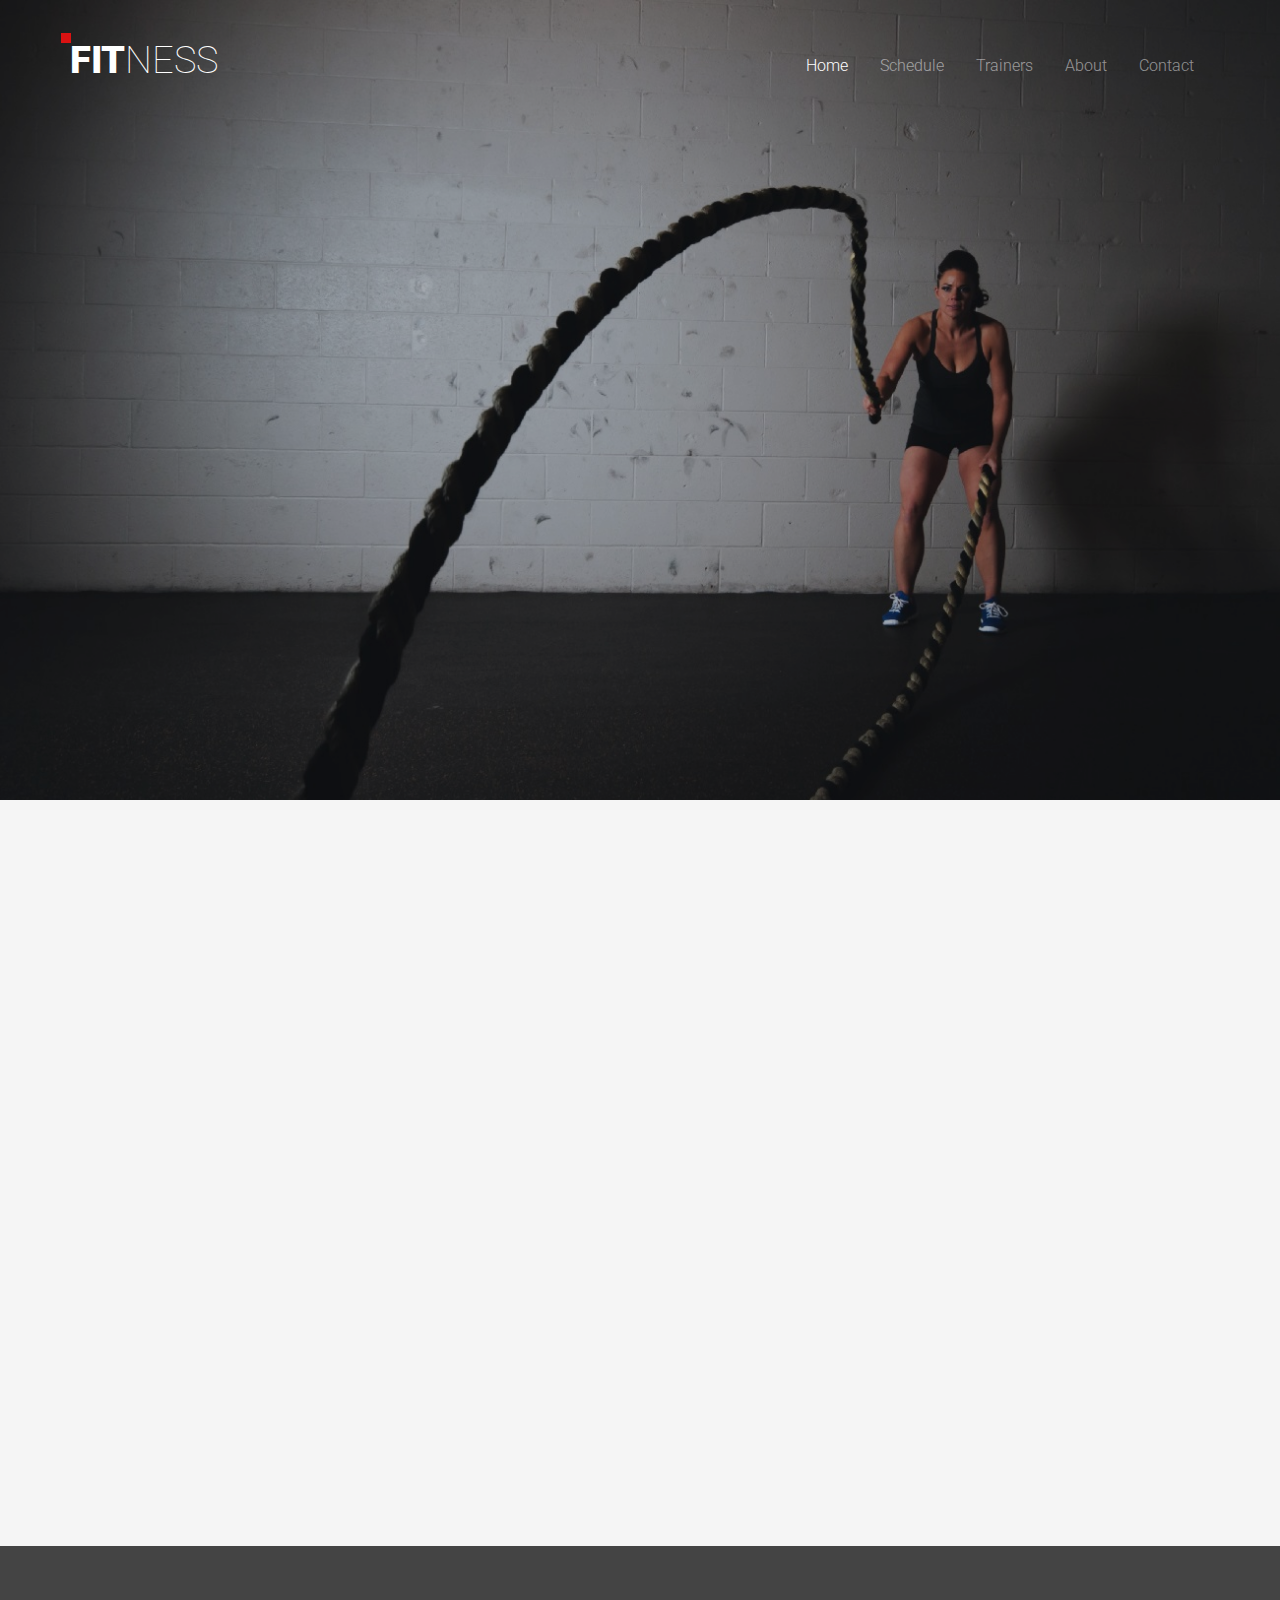
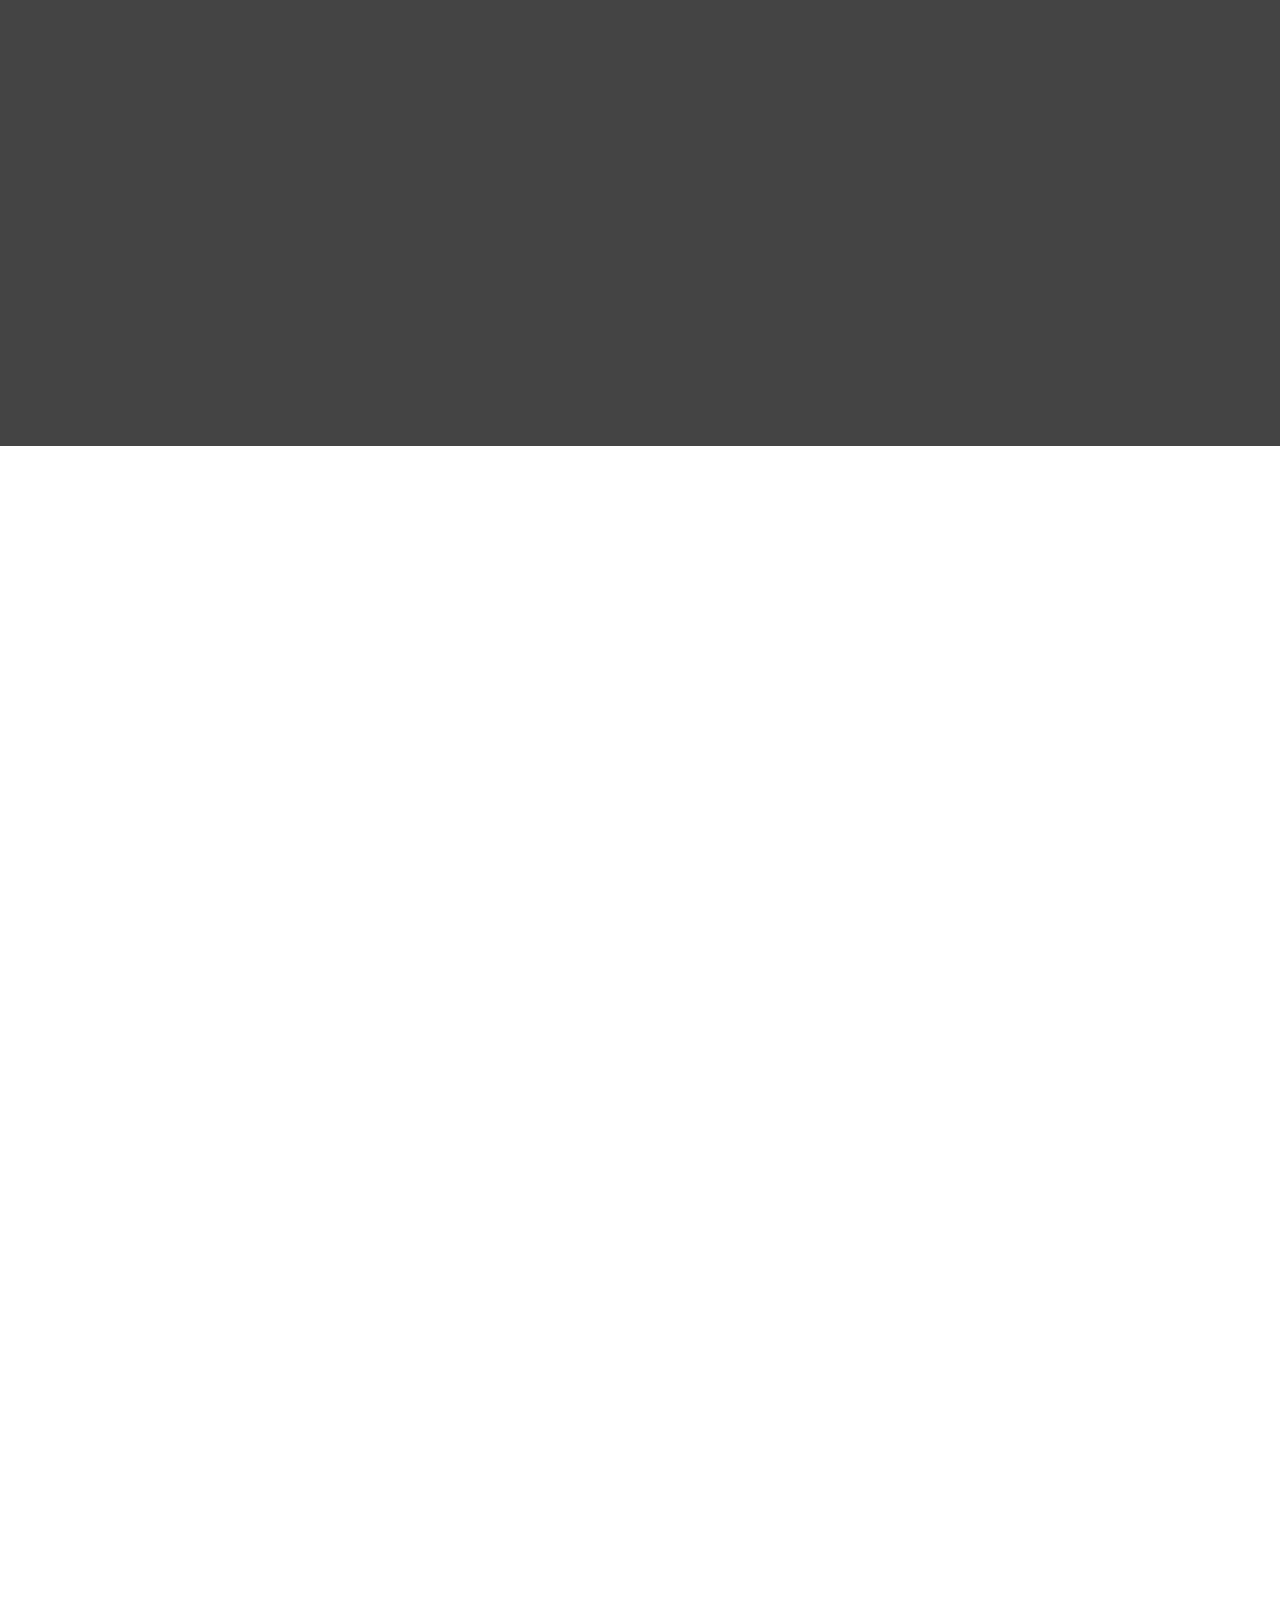
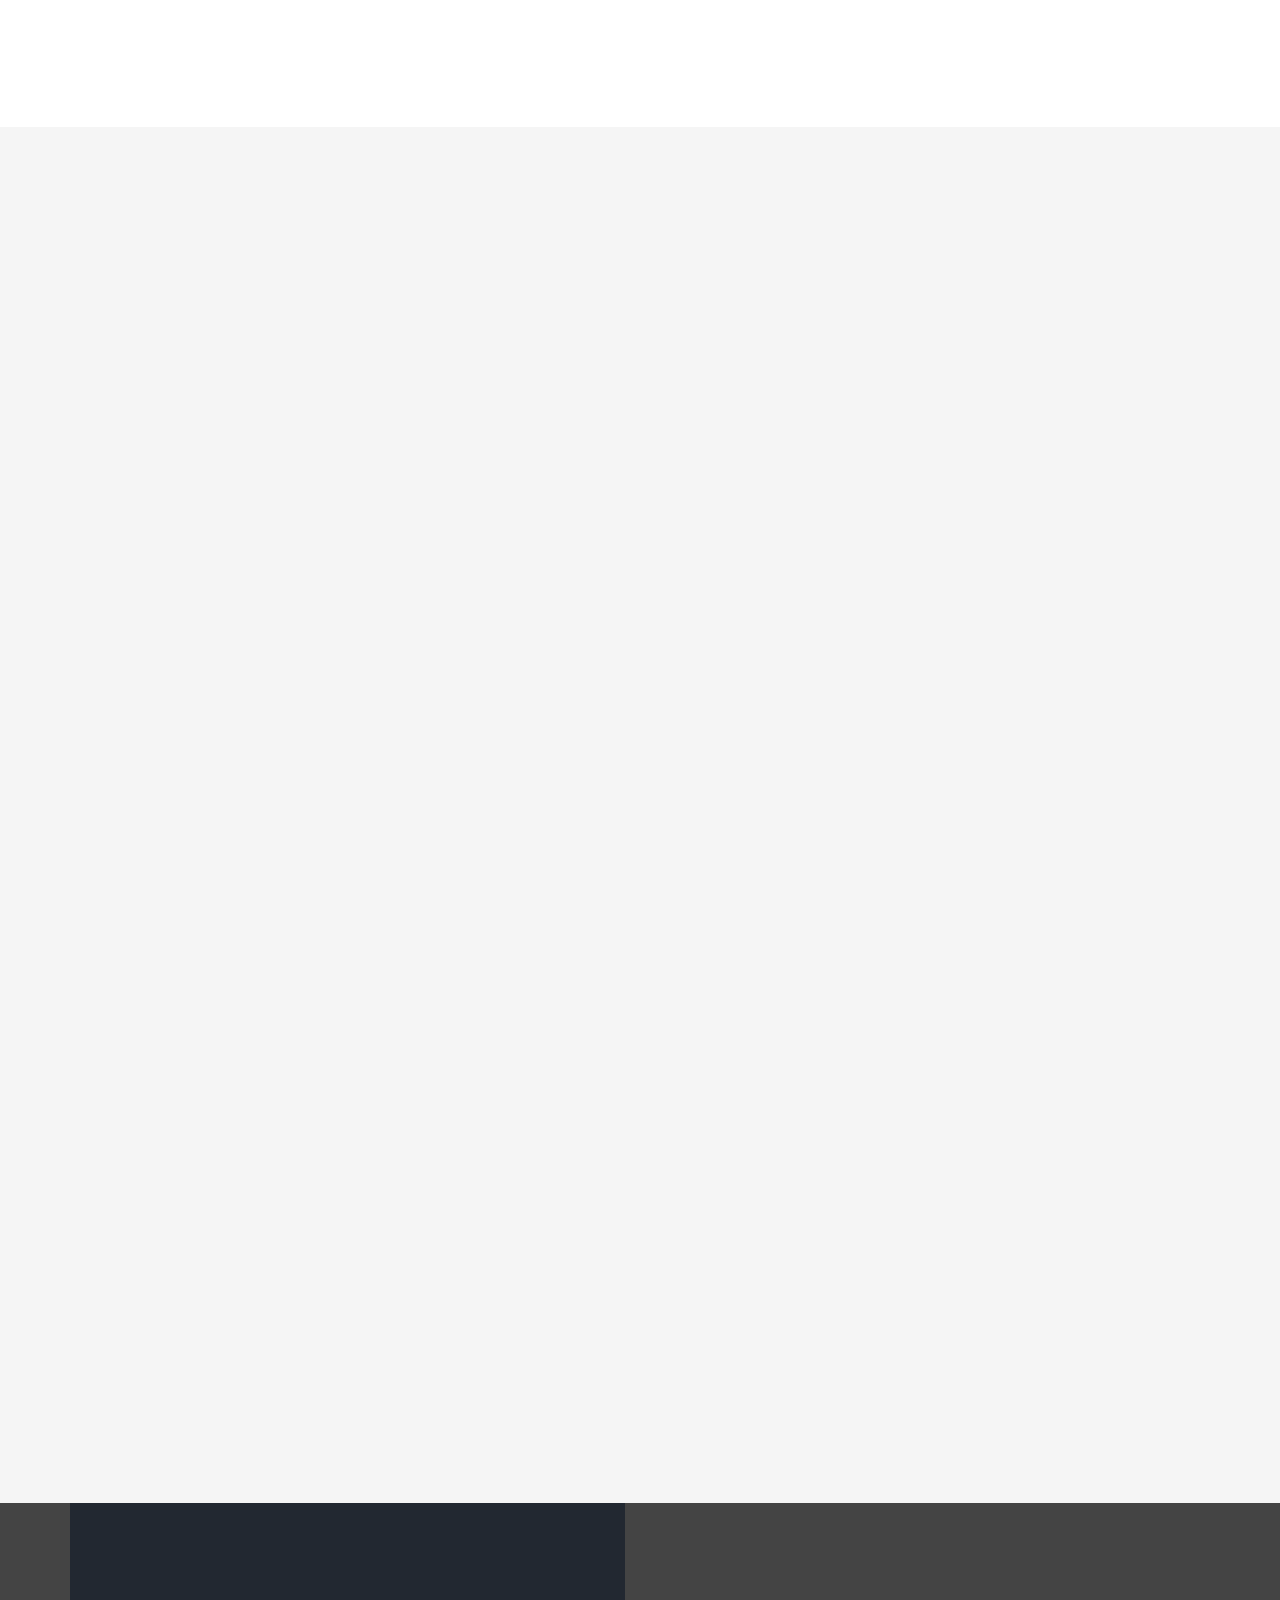
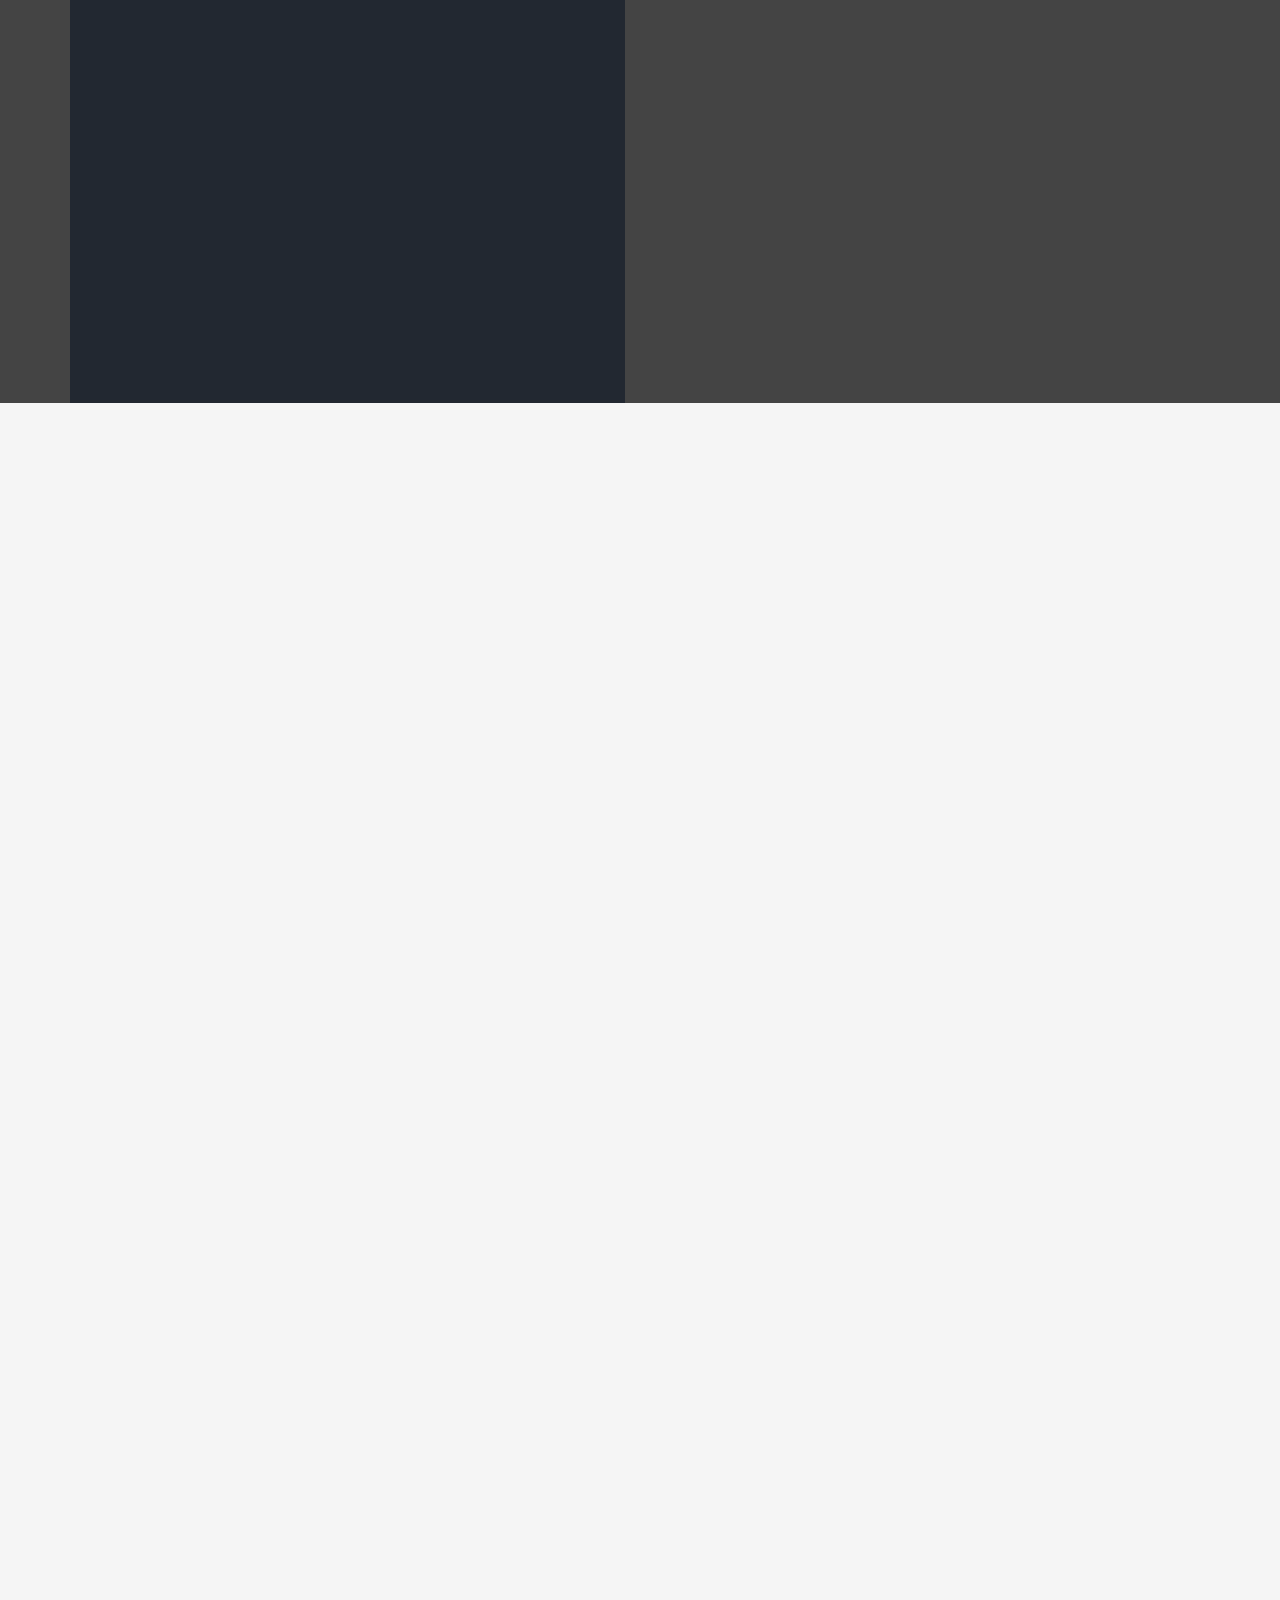
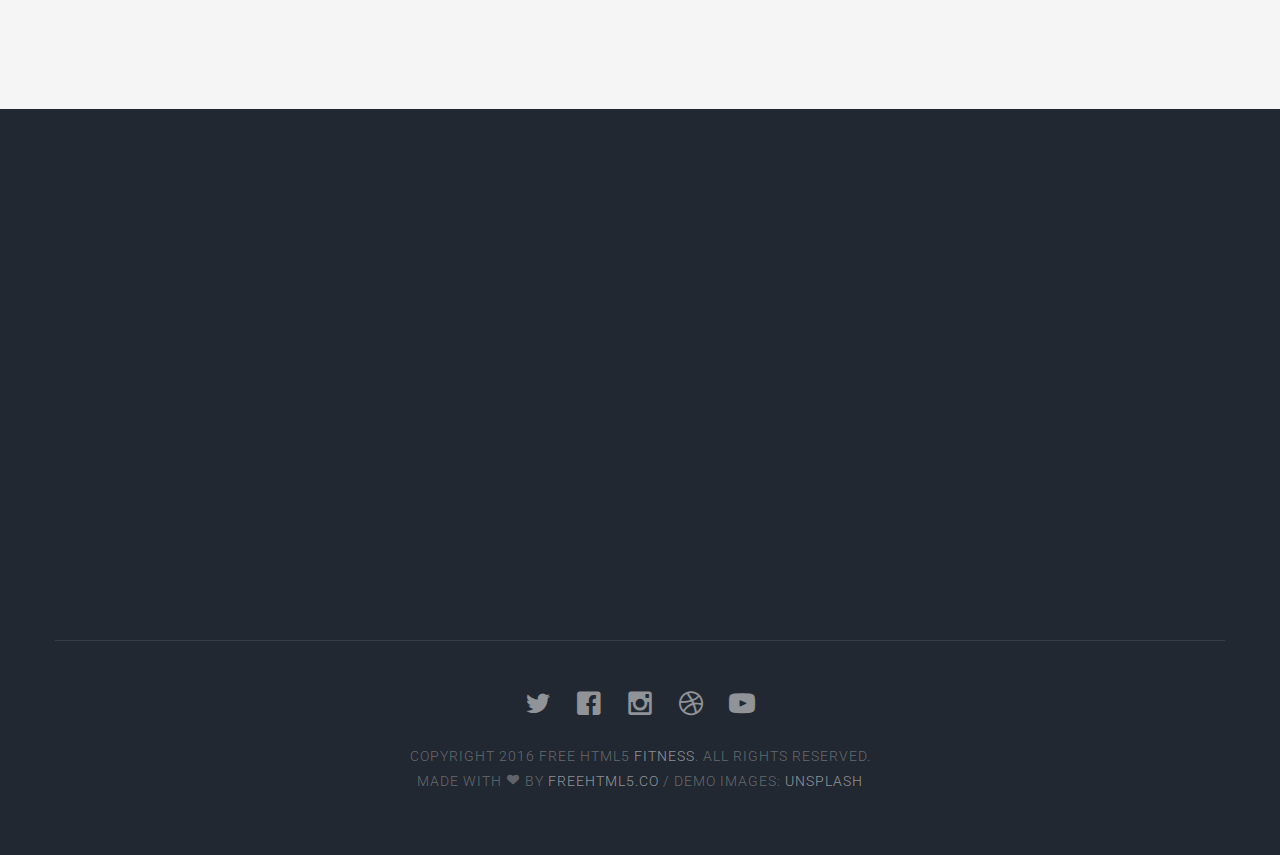
<file: landing/fitness/index.html>
<!DOCTYPE html>
<!--[if lt IE 7]>      <html class="no-js lt-ie9 lt-ie8 lt-ie7"> <![endif]-->
<!--[if IE 7]>         <html class="no-js lt-ie9 lt-ie8"> <![endif]-->
<!--[if IE 8]>         <html class="no-js lt-ie9"> <![endif]-->
<!--[if gt IE 8]><!--> <html class="no-js"> <!--<![endif]-->
	<head>
	<meta charset="utf-8">
	<meta http-equiv="X-UA-Compatible" content="IE=edge">
	<title>Fitness &mdash; 100% Free Fully Responsive HTML5 Template by FREEHTML5.co</title>
	<meta name="viewport" content="width=device-width, initial-scale=1">
	<meta name="description" content="Free HTML5 Template by FREEHTML5.CO" />
	<meta name="keywords" content="free html5, free template, free bootstrap, html5, css3, mobile first, responsive" />
	<meta name="author" content="FREEHTML5.CO" />

  <!-- 
	//////////////////////////////////////////////////////

	FREE HTML5 TEMPLATE 
	DESIGNED & DEVELOPED by FREEHTML5.CO
		
	Website: 		http://freehtml5.co/
	Email: 			info@freehtml5.co
	Twitter: 		http://twitter.com/fh5co
	Facebook: 		https://www.facebook.com/fh5co

	//////////////////////////////////////////////////////
	 -->

  	<!-- Facebook and Twitter integration -->
	<meta property="og:title" content=""/>
	<meta property="og:image" content=""/>
	<meta property="og:url" content=""/>
	<meta property="og:site_name" content=""/>
	<meta property="og:description" content=""/>
	<meta name="twitter:title" content="" />
	<meta name="twitter:image" content="" />
	<meta name="twitter:url" content="" />
	<meta name="twitter:card" content="" />

	<!-- Place favicon.ico and apple-touch-icon.png in the root directory -->
	<link rel="shortcut icon" href="favicon.ico">

	<link href='https://fonts.googleapis.com/css?family=Roboto:400,100,300,700,900' rel='stylesheet' type='text/css'>
	
	<!-- Animate.css -->
	<link rel="stylesheet" href="css/animate.css">
	<!-- Icomoon Icon Fonts-->
	<link rel="stylesheet" href="css/icomoon.css">
	<!-- Bootstrap  -->
	<link rel="stylesheet" href="css/bootstrap.css">
	<!-- Superfish -->
	<link rel="stylesheet" href="css/superfish.css">

	<link rel="stylesheet" href="css/style.css">


	<!-- Modernizr JS -->
	<script src="js/modernizr-2.6.2.min.js"></script>
	<!-- FOR IE9 below -->
	<!--[if lt IE 9]>
	<script src="js/respond.min.js"></script>
	<![endif]-->

	</head>
	<body>
		<div id="fh5co-wrapper">
		<div id="fh5co-page">
		<div id="fh5co-header">
			<header id="fh5co-header-section">
				<div class="container">
					<div class="nav-header">
						<a href="#" class="js-fh5co-nav-toggle fh5co-nav-toggle"><i></i></a>
						<h1 id="fh5co-logo"><a href="index.html">Fit<span>ness</span></a></h1>
						<!-- START #fh5co-menu-wrap -->
						<nav id="fh5co-menu-wrap" role="navigation">
							<ul class="sf-menu" id="fh5co-primary-menu">
								<li class="active">
									<a href="index.html">Home</a>
								</li>
								<li>
									<a href="schedule.html">Schedule</a>
								</li>
								<li><a href="trainer.html">Trainers</a></li>
								<li><a href="about.html">About</a></li>
								<li><a href="contact.html">Contact</a></li>
							</ul>
						</nav>
					</div>
				</div>
			</header>		
		</div>
		<!-- end:fh5co-header -->
		<div class="fh5co-hero">
			<div class="fh5co-overlay"></div>
			<div class="fh5co-cover" data-stellar-background-ratio="0.5" style="background-image: url(images/it.jpg);">
				<div class="desc animate-box">
					<div class="container">
						<div class="row">
							<div class="col-md-7">
								<h2>Наполните свою жизнь спортом</h2>
								<p><span>Совершенствуйтесь каждый день!</span></p>
								<span><a class="btn btn-primary" href="#">Начать</a></span>
							</div>
						</div>
					</div>
				</div>
			</div>
		</div>
		<!-- end:fh5co-hero -->
		<div id="fh5co-schedule-section" class="fh5co-lightgray-section">
			<div class="container">
				<div class="row">
					<div class="col-md-8 col-md-offset-2">
						<div class="heading-section text-center animate-box">
							<h2>Class Schedule</h2>
							<p>Separated they live in Bookmarksgrove right at the coast of the Semantics, a large language ocean.</p>
						</div>
					</div>
				</div>
				<div class="row animate-box">
					<div class="col-md-10 col-md-offset-1 text-center">
						<ul class="schedule">
							<li><a href="#" class="active" data-sched="sunday">Sunday</a></li>
							<li><a href="#" data-sched="monday">Monday</a></li>
							<li><a href="#" data-sched="tuesday">Tuesday</a></li>
							<li><a href="#" data-sched="wednesday">Wednesday</a></li>
							<li><a href="#" data-sched="thursday">Thursday</a></li>
							<li><a href="#" data-sched="monday">Monday</a></li>
							<li><a href="#" data-sched="saturday">Saturday</a></li>
						</ul>
					</div>
					<div class="row text-center">

						<div class="col-md-12 schedule-container">

							<div class="schedule-content active" data-day="sunday">
								<div class="col-md-3 col-sm-6">
									<div class="program program-schedule">
										<img src="images/fit-dumbell.svg" alt="Cycling">
										<small>06AM-7AM</small>
										<h3>Body Building</h3>
										<span>John Doe</span>
									</div>
								</div>
								<div class="col-md-3 col-sm-6">
									<div class="program program-schedule">
										<img src="images/fit-yoga.svg" alt="">
										<small>06AM-7AM</small>
										<h3>Yoga Programs</h3>
										<span>James Smith</span>
									</div>
								</div>
								<div class="col-md-3 col-sm-6">
									<div class="program program-schedule">
										<img src="images/fit-cycling.svg" alt="">
										<small>06AM-7AM</small>
										<h3>Cycling Program</h3>
										<span>Rita Doe</span>
									</div>
								</div>
								<div class="col-md-3 col-sm-6">
									<div class="program program-schedule">
										<img src="images/fit-boxing.svg" alt="Cycling">
										<small>06AM-7AM</small>
										<h3>Boxing Fitness</h3>
										<span>John Dose</span>
									</div>
								</div>
							</div>
							<!-- END sched-content -->

							<div class="schedule-content" data-day="monday">
								<div class="col-md-3 col-sm-6">
									<div class="program program-schedule">
										<img src="images/fit-yoga.svg" alt="">
										<small>06AM-7AM</small>
										<h3>Yoga Programs</h3>
										<span>James Smith</span>
									</div>
								</div>
								<div class="col-md-3 col-sm-6">
									<div class="program program-schedule">
										<img src="images/fit-dumbell.svg" alt="Cycling">
										<small>06AM-7AM</small>
										<h3>Body Building</h3>
										<span>John Doe</span>
									</div>
								</div>
								<div class="col-md-3 col-sm-6">
									<div class="program program-schedule">
										<img src="images/fit-boxing.svg" alt="Cycling">
										<small>06AM-7AM</small>
										<h3>Boxing Fitness</h3>
										<span>John Dose</span>
									</div>
								</div>
								<div class="col-md-3 col-sm-6">
									<div class="program program-schedule">
										<img src="images/fit-cycling.svg" alt="">
										<small>06AM-7AM</small>
										<h3>Cycling Program</h3>
										<span>Rita Doe</span>
									</div>
								</div>
								
							</div>
							<!-- END sched-content -->

							<div class="schedule-content" data-day="tuesday">
								<div class="col-md-3 col-sm-6">
									<div class="program program-schedule">
										<img src="images/fit-dumbell.svg" alt="Cycling">
										<small>06AM-7AM</small>
										<h3>Body Building</h3>
										<span>John Doe</span>
									</div>
								</div>
								<div class="col-md-3 col-sm-6">
									<div class="program program-schedule">
										<img src="images/fit-yoga.svg" alt="">
										<small>06AM-7AM</small>
										<h3>Yoga Programs</h3>
										<span>James Smith</span>
									</div>
								</div>
								<div class="col-md-3 col-sm-6">
									<div class="program program-schedule">
										<img src="images/fit-cycling.svg" alt="">
										<small>06AM-7AM</small>
										<h3>Cycling Program</h3>
										<span>Rita Doe</span>
									</div>
								</div>
								<div class="col-md-3 col-sm-6">
									<div class="program program-schedule">
										<img src="images/fit-boxing.svg" alt="Cycling">
										<small>06AM-7AM</small>
										<h3>Boxing Fitness</h3>
										<span>John Dose</span>
									</div>
								</div>
							</div>
							<!-- END sched-content -->

							<div class="schedule-content" data-day="wednesday">
								<div class="col-md-3 col-sm-6">
									<div class="program program-schedule">
										<img src="images/fit-yoga.svg" alt="">
										<small>06AM-7AM</small>
										<h3>Yoga Programs</h3>
										<span>James Smith</span>
									</div>
								</div>
								<div class="col-md-3 col-sm-6">
									<div class="program program-schedule">
										<img src="images/fit-dumbell.svg" alt="Cycling">
										<small>06AM-7AM</small>
										<h3>Body Building</h3>
										<span>John Doe</span>
									</div>
								</div>
								<div class="col-md-3 col-sm-6">
									<div class="program program-schedule">
										<img src="images/fit-boxing.svg" alt="Cycling">
										<small>06AM-7AM</small>
										<h3>Boxing Fitness</h3>
										<span>John Dose</span>
									</div>
								</div>
								<div class="col-md-3 col-sm-6">
									<div class="program program-schedule">
										<img src="images/fit-cycling.svg" alt="">
										<small>06AM-7AM</small>
										<h3>Cycling Program</h3>
										<span>Rita Doe</span>
									</div>
								</div>
							</div>
							<!-- END sched-content -->

							<div class="schedule-content" data-day="thursday">
								<div class="col-md-3 col-sm-6">
									<div class="program program-schedule">
										<img src="images/fit-dumbell.svg" alt="Cycling">
										<small>06AM-7AM</small>
										<h3>Body Building</h3>
										<span>John Doe</span>
									</div>
								</div>
								<div class="col-md-3 col-sm-6">
									<div class="program program-schedule">
										<img src="images/fit-yoga.svg" alt="">
										<small>06AM-7AM</small>
										<h3>Yoga Programs</h3>
										<span>James Smith</span>
									</div>
								</div>
								<div class="col-md-3 col-sm-6">
									<div class="program program-schedule">
										<img src="images/fit-cycling.svg" alt="">
										<small>06AM-7AM</small>
										<h3>Cycling Program</h3>
										<span>Rita Doe</span>
									</div>
								</div>
								<div class="col-md-3 col-sm-6">
									<div class="program program-schedule">
										<img src="images/fit-boxing.svg" alt="Cycling">
										<small>06AM-7AM</small>
										<h3>Boxing Fitness</h3>
										<span>John Dose</span>
									</div>
								</div>
							</div>
							<!-- END sched-content -->

							<div class="schedule-content" data-day="friday">
								<div class="col-md-3 col-sm-6">
									<div class="program program-schedule">
										<img src="images/fit-yoga.svg" alt="">
										<small>06AM-7AM</small>
										<h3>Yoga Programs</h3>
										<span>James Smith</span>
									</div>
								</div>
								<div class="col-md-3 col-sm-6">
									<div class="program program-schedule">
										<img src="images/fit-dumbell.svg" alt="Cycling">
										<small>06AM-7AM</small>
										<h3>Body Building</h3>
										<span>John Doe</span>
									</div>
								</div>
								<div class="col-md-3 col-sm-6">
									<div class="program program-schedule">
										<img src="images/fit-boxing.svg" alt="Cycling">
										<small>06AM-7AM</small>
										<h3>Boxing Fitness</h3>
										<span>John Dose</span>
									</div>
								</div>
								<div class="col-md-3 col-sm-6">
									<div class="program program-schedule">
										<img src="images/fit-cycling.svg" alt="">
										<small>06AM-7AM</small>
										<h3>Cycling Program</h3>
										<span>Rita Doe</span>
									</div>
								</div>
							</div>
							<!-- END sched-content -->

							<div class="schedule-content" data-day="saturday">
								<div class="col-md-3 col-sm-6">
									<div class="program program-schedule">
										<img src="images/fit-dumbell.svg" alt="Cycling">
										<small>06AM-7AM</small>
										<h3>Body Building</h3>
										<span>John Doe</span>
									</div>
								</div>
								<div class="col-md-3 col-sm-6">
									<div class="program program-schedule">
										<img src="images/fit-yoga.svg" alt="">
										<small>06AM-7AM</small>
										<h3>Yoga Programs</h3>
										<span>James Smith</span>
									</div>
								</div>
								<div class="col-md-3 col-sm-6">
									<div class="program program-schedule">
										<img src="images/fit-cycling.svg" alt="">
										<small>06AM-7AM</small>
										<h3>Cycling Program</h3>
										<span>Rita Doe</span>
									</div>
								</div>
								<div class="col-md-3 col-sm-6">
									<div class="program program-schedule">
										<img src="images/fit-boxing.svg" alt="Cycling">
										<small>06AM-7AM</small>
										<h3>Boxing Fitness</h3>
										<span>John Dose</span>
									</div>
								</div>
							</div>
							<!-- END sched-content -->
						</div>

						
					</div>
				</div>
			</div>
		</div>
		<div class="fh5co-parallax" style="background-image: url(images/home-image-3.jpg);" data-stellar-background-ratio="0.5">
			<div class="overlay"></div>
			<div class="container">
				<div class="row">
					<div class="col-md-8 col-md-offset-2 col-sm-12 col-sm-offset-0 col-xs-12 col-xs-offset-0 text-center fh5co-table">
						<div class="fh5co-intro fh5co-table-cell animate-box">
							<h1 class="text-center">Commit To Be Fit</h1>
							
						</div>
					</div>
				</div>
			</div>
		</div><!-- end: fh5co-parallax -->
		<div id="fh5co-programs-section">
			<div class="container">
				<div class="row">
					<div class="col-md-8 col-md-offset-2">
						<div class="heading-section text-center animate-box">
							<h2>Our Programs</h2>
							<p>Separated they live in Bookmarksgrove right at the coast of the Semantics, a large language ocean.</p>
						</div>
					</div>
				</div>
				<div class="row text-center">
					<div class="col-md-4 col-sm-6">
						<div class="program animate-box">
							<img src="images/fit-dumbell.svg" alt="Cycling">
							<h3>Body Combat</h3>
							<p>Far far away, behind the word mountains, far from the countries Vokalia and Consonantia, there live the blind texts. </p>
							<span><a href="#" class="btn btn-default">Join Now</a></span>
						</div>
					</div>
					<div class="col-md-4 col-sm-6">
						<div class="program animate-box">
							<img src="images/fit-yoga.svg" alt="">
							<h3>Yoga Programs</h3>
							<p>Far far away, behind the word mountains, far from the countries Vokalia and Consonantia, there live the blind texts. </p>
							<span><a href="#" class="btn btn-default">Join Now</a></span>
						</div>
					</div>
					<div class="col-md-4 col-sm-6">
						<div class="program animate-box">
							<img src="images/fit-cycling.svg" alt="">
							<h3>Cycling Program</h3>
							<p>Far far away, behind the word mountains, far from the countries Vokalia and Consonantia, there live the blind texts. </p>
							<span><a href="#" class="btn btn-default">Join Now</a></span>
						</div>
					</div>
					<div class="col-md-4 col-sm-6">
						<div class="program animate-box">
							<img src="images/fit-boxing.svg" alt="Cycling">
							<h3>Boxing Fitness</h3>
							<p>Far far away, behind the word mountains, far from the countries Vokalia and Consonantia, there live the blind texts. </p>
							<span><a href="#" class="btn btn-default">Join Now</a></span>
						</div>
					</div>
					<div class="col-md-4 col-sm-6">
						<div class="program animate-box">
							<img src="images/fit-swimming.svg" alt="">
							<h3>Swimming Program</h3>
							<p>Far far away, behind the word mountains, far from the countries Vokalia and Consonantia, there live the blind texts. </p>
							<span><a href="#" class="btn btn-default">Join Now</a></span>
						</div>
					</div>
					<div class="col-md-4 col-sm-6">
						<div class="program animate-box">
							<img src="images/fit-massage.svg" alt="">
							<h3>Massage</h3>
							<p>Far far away, behind the word mountains, far from the countries Vokalia and Consonantia, there live the blind texts. </p>
							<span><a href="#" class="btn btn-default">Join Now</a></span>
						</div>
					</div>
				</div>
			</div>
		</div>
		<div id="fh5co-team-section" class="fh5co-lightgray-section">
			<div class="container">
				<div class="row">
					<div class="col-md-8 col-md-offset-2">
						<div class="heading-section text-center animate-box">
							<h2>Meet Our Trainers</h2>
							<p>Separated they live in Bookmarksgrove right at the coast of the Semantics, a large language ocean.</p>
						</div>
					</div>
				</div>
				<div class="row text-center">
					<div class="col-md-4 col-sm-6">
						<div class="team-section-grid animate-box" style="background-image: url(images/trainer-1.jpg);">
							<div class="overlay-section">
								<div class="desc">
									<h3>John Doe</h3>
									<span>Body Trainer</span>
									<p>Far far away, behind the word mountains, far from the countries Vokalia and Consonantia</p>
									<p class="fh5co-social-icons">
										<a href="#"><i class="icon-twitter-with-circle"></i></a>
										<a href="#"><i class="icon-facebook-with-circle"></i></a>
										<a href="#"><i class="icon-instagram-with-circle"></i></a>
									</p>
								</div>
							</div>
						</div>
					</div>
					<div class="col-md-4 col-sm-6">
						<div class="team-section-grid animate-box" style="background-image: url(images/trainer-2.jpg);">
							<div class="overlay-section">
								<div class="desc">
									<h3>James Smith</h3>
									<span>Swimming Trainer</span>
									<p>Far far away, behind the word mountains, far from the countries Vokalia and Consonantia</p>
									<p class="fh5co-social-icons">
										<a href="#"><i class="icon-twitter-with-circle"></i></a>
										<a href="#"><i class="icon-facebook-with-circle"></i></a>
										<a href="#"><i class="icon-instagram-with-circle"></i></a>
									</p>
								</div>
							</div>
						</div>
					</div>
					<div class="col-md-4 col-sm-6">
						<div class="team-section-grid animate-box" style="background-image: url(images/trainer-3.jpg);">
							<div class="overlay-section">
								<div class="desc">
									<h3>John Doe</h3>
									<span>Chief Executive Officer</span>
									<p>Far far away, behind the word mountains, far from the countries Vokalia and Consonantia, there live the blind texts.</p>
									<p class="fh5co-social-icons">
										<a href="#"><i class="icon-twitter-with-circle"></i></a>
										<a href="#"><i class="icon-facebook-with-circle"></i></a>
										<a href="#"><i class="icon-instagram-with-circle"></i></a>
									</p>
								</div>
							</div>
						</div>
					</div>
					<div class="col-md-4 col-sm-6">
						<div class="team-section-grid animate-box" style="background-image: url(images/trainer-4.jpg);">
							<div class="overlay-section">
								<div class="desc">
									<h3>John Doe</h3>
									<span>Chief Executive Officer</span>
									<p>Far far away, behind the word mountains, far from the countries Vokalia and Consonantia, there live the blind texts.</p>
									<p class="fh5co-social-icons">
										<a href="#"><i class="icon-twitter-with-circle"></i></a>
										<a href="#"><i class="icon-facebook-with-circle"></i></a>
										<a href="#"><i class="icon-instagram-with-circle"></i></a>
									</p>
								</div>
							</div>
						</div>
					</div>
					<div class="col-md-4 col-sm-6">
						<div class="team-section-grid animate-box" style="background-image: url(images/trainer-5.jpg);">
							<div class="overlay-section">
								<div class="desc">
									<h3>John Doe</h3>
									<span>Chief Executive Officer</span>
									<p>Far far away, behind the word mountains, far from the countries Vokalia and Consonantia, there live the blind texts.</p>
									<p class="fh5co-social-icons">
										<a href="#"><i class="icon-twitter-with-circle"></i></a>
										<a href="#"><i class="icon-facebook-with-circle"></i></a>
										<a href="#"><i class="icon-instagram-with-circle"></i></a>
									</p>
								</div>
							</div>
						</div>
					</div>
					<div class="col-md-4 col-sm-6">
						<div class="team-section-grid animate-box" style="background-image: url(images/trainer-6.jpg);">
							<div class="overlay-section">
								<div class="desc">
									<h3>John Doe</h3>
									<span>Chief Executive Officer</span>
									<p>Far far away, behind the word mountains, far from the countries Vokalia and Consonantia, there live the blind texts.</p>
									<p class="fh5co-social-icons">
										<a href="#"><i class="icon-twitter-with-circle"></i></a>
										<a href="#"><i class="icon-facebook-with-circle"></i></a>
										<a href="#"><i class="icon-instagram-with-circle"></i></a>
									</p>
								</div>
							</div>
						</div>
					</div>	
				</div>
			</div>
		</div>
		<div class="fh5co-parallax" style="background-image: url(images/home-image-2.jpg);" data-stellar-background-ratio="0.5">
			<div class="overlay"></div>
			<div class="container">
				<div class="row">
					<div class="col-md-6 col-md-offset-3 col-md-pull-3 col-sm-12 col-sm-offset-0 col-xs-12 col-xs-offset-0 fh5co-table">
						<div class="fh5co-intro fh5co-table-cell box-area">
							<div class="animate-box">
								<h1>Fitness Classes this summer</h1>
								<p>Pay now and get 25% Discount</p>
								<a href="#" class="btn btn-primary">Become A Member</a>
							</div>
						</div>
					</div>
				</div>
			</div>
		</div><!-- end: fh5co-parallax -->
		<div id="fh5co-pricing-section" class="fh5co-pricing fh5co-lightgray-section">
			<div class="container">
				<div class="row">
					<div class="col-md-8 col-md-offset-2">
						<div class="heading-section text-center animate-box">
							<h2>Pricing Plan</h2>
							<p>Separated they live in Bookmarksgrove right at the coast of the Semantics, a large language ocean.</p>
						</div>
					</div>
				</div>
				<div class="row">
					<div class="pricing">
					<div class="col-md-3 animate-box">
						<div class="price-box animate-box">
							<h2 class="pricing-plan">Starter</h2>
							<div class="price"><sup class="currency">$</sup>9<small>/month</small></div>
							<p>Far far away, behind the word mountains, far from the countries Vokalia and Consonantia</p>
							<ul class="classes">
								<li>15 Cardio Classes</li>
								<li class="color">10 Swimming Lesson</li>
								<li>10 Yoga Classes</li>
								<li class="color">20 Aerobics</li>
								<li>10 Zumba Classes</li>
								<li class="color">5 Massage</li>
								<li>10 Body Building</li>
							</ul>
							<a href="#" class="btn btn-default">Select Plan</a>
						</div>
					</div>

					<div class="col-md-3 animate-box">
						<div class="price-box animate-box">
							<h2 class="pricing-plan">Basic</h2>
							<div class="price"><sup class="currency">$</sup>27<small>/month</small></div>
							<p>Far far away, behind the word mountains, far from the countries Vokalia and Consonantia</p>
							<ul class="classes">
								<li>15 Cardio Classes</li>
								<li class="color">10 Swimming Lesson</li>
								<li>10 Yoga Classes</li>
								<li class="color">20 Aerobics</li>
								<li>10 Zumba Classes</li>
								<li class="color">5 Massage</li>
								<li>10 Body Building</li>
							</ul>
							<a href="#" class="btn btn-default">Select Plan</a>
						</div>
					</div>

					<div class="col-md-3 animate-box">
						<div class="price-box animate-box popular">
							<h2 class="pricing-plan pricing-plan-offer">Pro <span>Best Offer</span></h2>
							<div class="price"><sup class="currency">$</sup>74<small>/month</small></div>
							<p>Far far away, behind the word mountains, far from the countries Vokalia and Consonantia</p>
							<ul class="classes">
								<li>15 Cardio Classes</li>
								<li class="color">10 Swimming Lesson</li>
								<li>10 Yoga Classes</li>
								<li class="color">20 Aerobics</li>
								<li>10 Zumba Classes</li>
								<li class="color">5 Massage</li>
								<li>10 Body Building</li>
							</ul>
							<a href="#" class="btn btn-select-plan btn-sm">Select Plan</a>
						</div>
					</div>

					<div class="col-md-3 animate-box">
						<div class="price-box animate-box">
							<h2 class="pricing-plan">Unlimited</h2>
							<div class="price"><sup class="currency">$</sup>140<small>/month</small></div>
							<p>Far far away, behind the word mountains, far from the countries Vokalia and Consonantia</p>
							<ul class="classes">
								<li>15 Cardio Classes</li>
								<li class="color">10 Swimming Lesson</li>
								<li>10 Yoga Classes</li>
								<li class="color">20 Aerobics</li>
								<li>10 Zumba Classes</li>
								<li class="color">5 Massage</li>
								<li>10 Body Building</li>
							</ul>
							<a href="#" class="btn btn-default">Select Plan</a>
						</div>
					</div>
				</div>
				</div>
			</div>
		</div>
		
		
		<!-- fh5co-blog-section -->
		<footer>
			<div id="footer">
				<div class="container">
					<div class="row">
						<div class="col-md-4 animate-box">
							<h3 class="section-title">About Us</h3>
							<p>Far far away, behind the word mountains, far from the countries Vokalia and Consonantia, there live the blind texts. Separated they live in Bookmarksgrove right at the coast of the Semantics.</p>
						</div>

						<div class="col-md-4 animate-box">
							<h3 class="section-title">Our Address</h3>
							<ul class="contact-info">
								<li><i class="icon-map-marker"></i>198 West 21th Street, Suite 721 New York NY 10016</li>
								<li><i class="icon-phone"></i>+ 1235 2355 98</li>
								<li><i class="icon-envelope"></i><a href="#">info@yoursite.com</a></li>
								<li><i class="icon-globe2"></i><a href="#">www.yoursite.com</a></li>
							</ul>
						</div>
						<div class="col-md-4 animate-box">
							<h3 class="section-title">Drop us a line</h3>
							<form class="contact-form">
								<div class="form-group">
									<label for="name" class="sr-only">Name</label>
									<input type="name" class="form-control" id="name" placeholder="Name">
								</div>
								<div class="form-group">
									<label for="email" class="sr-only">Email</label>
									<input type="email" class="form-control" id="email" placeholder="Email">
								</div>
								<div class="form-group">
									<label for="message" class="sr-only">Message</label>
									<textarea class="form-control" id="message" rows="7" placeholder="Message"></textarea>
								</div>
								<div class="form-group">
									<input type="submit" id="btn-submit" class="btn btn-send-message btn-md" value="Send Message">
								</div>
							</form>
						</div>
					</div>
					<div class="row copy-right">
						<div class="col-md-6 col-md-offset-3 text-center">
							<p class="fh5co-social-icons">
								<a href="#"><i class="icon-twitter2"></i></a>
								<a href="#"><i class="icon-facebook2"></i></a>
								<a href="#"><i class="icon-instagram"></i></a>
								<a href="#"><i class="icon-dribbble2"></i></a>
								<a href="#"><i class="icon-youtube"></i></a>
							</p>
							<p>Copyright 2016 Free Html5 <a href="#">Fitness</a>. All Rights Reserved. <br>Made with <i class="icon-heart3"></i> by <a href="http://freehtml5.co/" target="_blank">Freehtml5.co</a> / Demo Images: <a href="https://unsplash.com/" target="_blank">Unsplash</a></p>
						</div>
					</div>
				</div>
			</div>
		</footer>
	

	</div>
	<!-- END fh5co-page -->

	</div>
	<!-- END fh5co-wrapper -->

	<!-- jQuery -->


	<script src="js/jquery.min.js"></script>
	<!-- jQuery Easing -->
	<script src="js/jquery.easing.1.3.js"></script>
	<!-- Bootstrap -->
	<script src="js/bootstrap.min.js"></script>
	<!-- Waypoints -->
	<script src="js/jquery.waypoints.min.js"></script>
	<!-- Stellar -->
	<script src="js/jquery.stellar.min.js"></script>
	<!-- Superfish -->
	<script src="js/hoverIntent.js"></script>
	<script src="js/superfish.js"></script>

	<!-- Main JS (Do not remove) -->
	<script src="js/main.js"></script>

	</body>
</html>
</file>
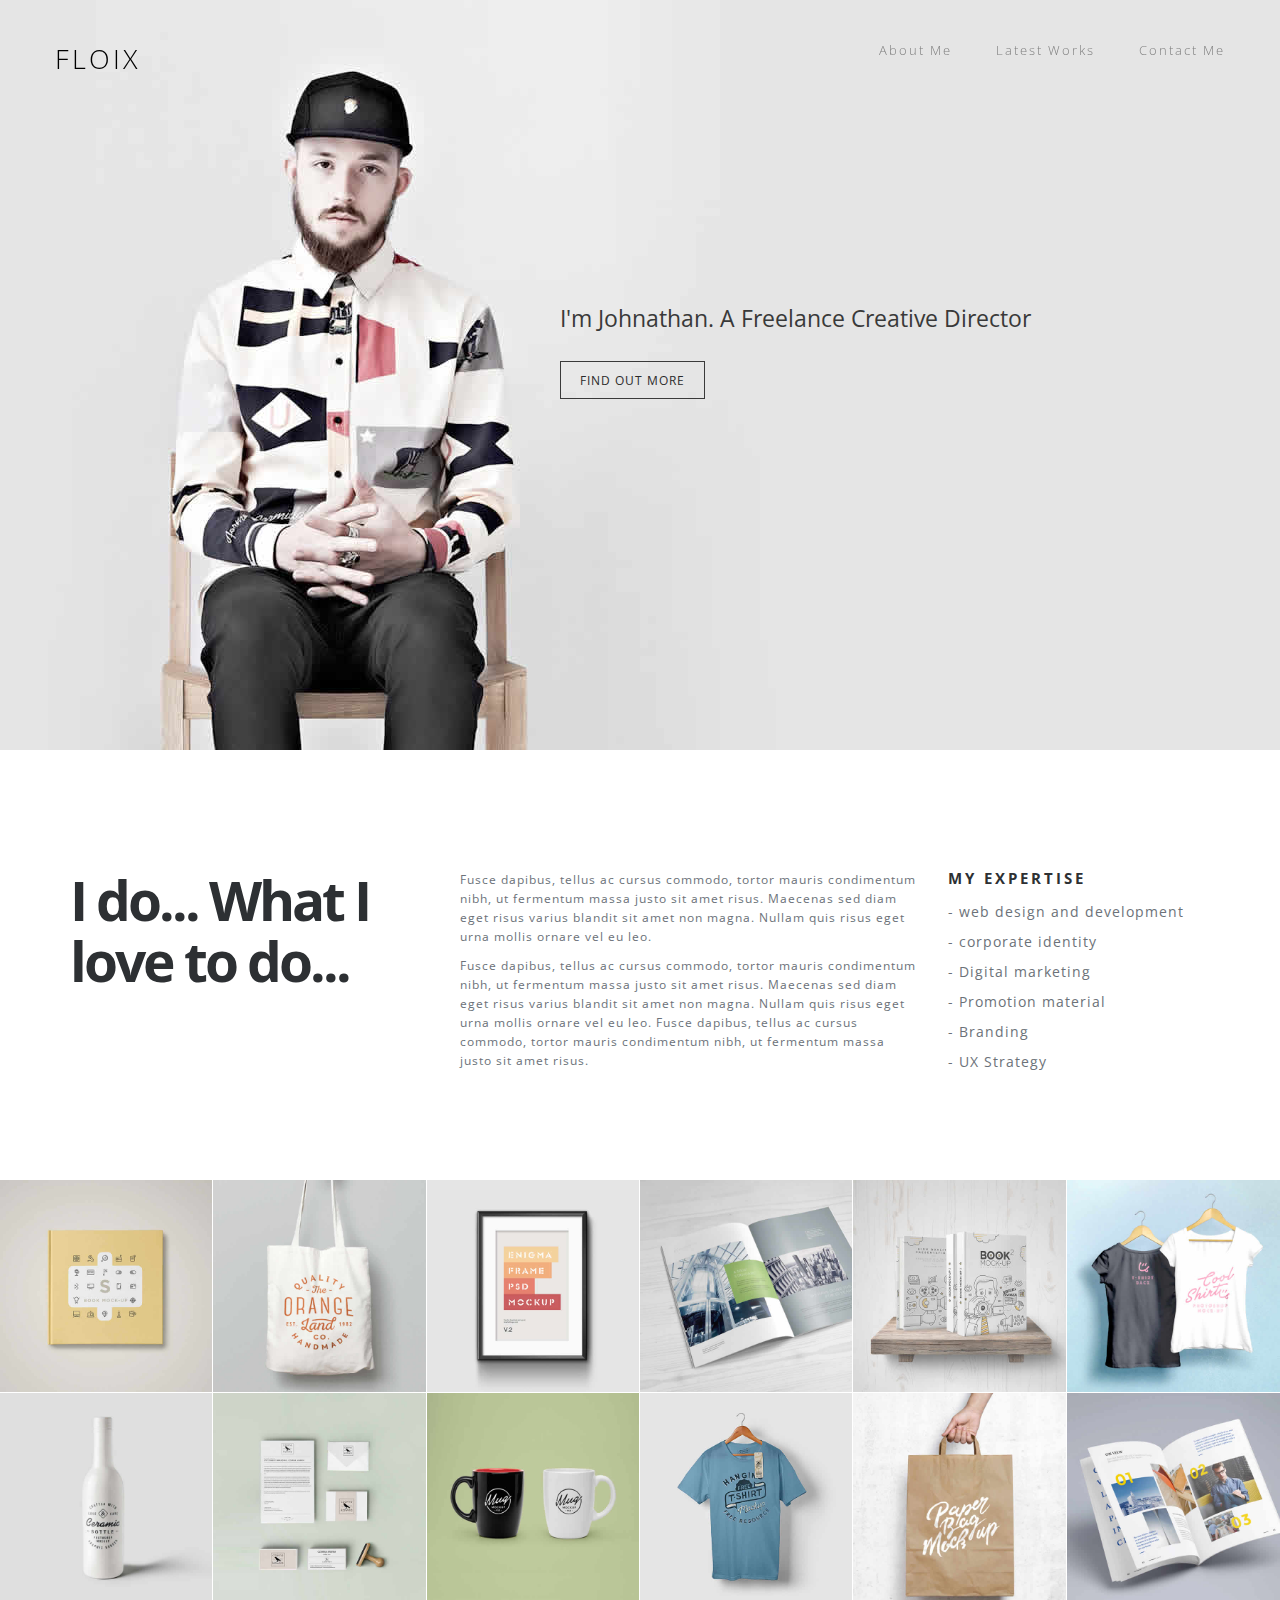
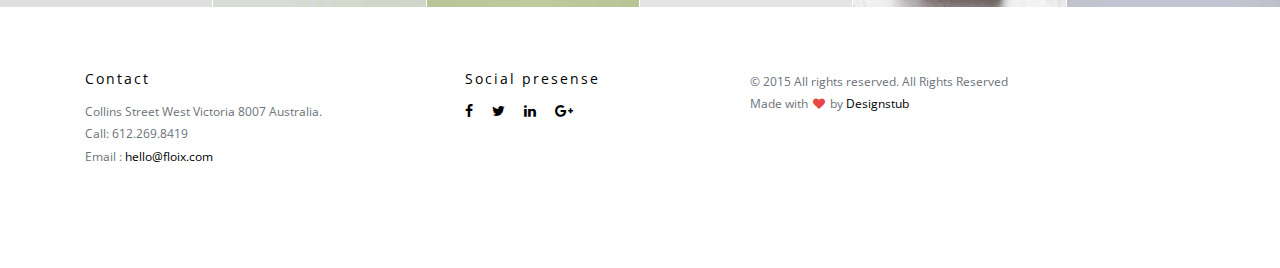
<file: landing/floix/index.html>
<!doctype html>
<!--[if lt IE 7]>      <html class="no-js lt-ie9 lt-ie8 lt-ie7" lang=""> <![endif]-->
<!--[if IE 7]>         <html class="no-js lt-ie9 lt-ie8" lang=""> <![endif]-->
<!--[if IE 8]>         <html class="no-js lt-ie9" lang=""> <![endif]-->
<!--[if gt IE 8]><!-->
<html class="no-js" lang="">
<!--<![endif]-->
<head>
<meta charset="utf-8">
<meta name="description" content="">
<meta name="viewport" content="width=device-width, initial-scale=1">
<title>Floix - Onepage Resume Bootstrap Template</title>
<link rel="stylesheet" href="css/bootstrap.min.css">
<link rel="stylesheet" href="css/jquery.fancybox.css">
<link rel="stylesheet" href="css/main.css">
<link rel="stylesheet" href="css/responsive.css">
<link rel="stylesheet" href="css/animate.min.css">
<link rel="stylesheet" href="https://maxcdn.bootstrapcdn.com/font-awesome/4.4.0/css/font-awesome.min.css">
</head>

<body>
<!-- Header Section -->
<section class="banner" role="banner"> 
  <!-- Navigation Section -->
  <header id="header">
    <div class="header-content clearfix"> <a class="logo" href="#">Floix</a>
      <nav class="navigation" role="navigation">
        <ul class="primary-nav">
          <li><a href="#introduction">About Me</a></li>
          <li><a href="#works">Latest Works</a></li>
          <li><a href="#contact">Contact Me</a></li>
        </ul>
      </nav>
      <a href="#" class="nav-toggle">Menu<span></span></a> </div>
  </header>
  <!-- Navigation Section --> 
  <!-- Banner Section -->
  <div class="container">
    <div class="col-md-7 banner-inner-wrapper">
      <div class="banner-text">
        <h1>I'm Johnathan. A Freelance Creative Director</h1>
        
        <a href="#" class="btn">Find out more</a> </div>
      <!-- banner text --> 
    </div>
  </div>
  <!-- Banner Section --> 
</section>
<!-- Header Section --> 
<!-- Intro Section -->
<section id="introduction" class="section introduction">
  <div class="container">
    <div class="row">
      <div class="col-md-4 col-sm-6">
        <div class="intro-content">
          <h1>I do... What I love to do...</h1>
        </div>
      </div>
      <div class="col-md-5 col-sm-6">
        <div class="intro-content">
          <p>Fusce dapibus, tellus ac cursus commodo, tortor mauris condimentum nibh, ut fermentum massa justo sit amet risus. Maecenas sed diam eget risus varius blandit sit amet non magna. Nullam quis risus eget urna mollis ornare vel eu leo.</p>
          <p>Fusce dapibus, tellus ac cursus commodo, tortor mauris condimentum nibh, ut fermentum massa justo sit amet risus. Maecenas sed diam eget risus varius blandit sit amet non magna. Nullam quis risus eget urna mollis ornare vel eu leo. Fusce dapibus, tellus ac cursus commodo, tortor mauris condimentum nibh, ut fermentum massa justo sit amet risus. </p>
        </div>
      </div>
      <div class="col-md-3 col-sm-6">
        <div class="intro-content">
          <h4>my expertise</h4>
          <ul>
            <li> - web design and development</li>
            <li> - corporate identity</li>
            <li> - Digital marketing</li>
            <li> - Promotion material</li>
            <li> - Branding</li>
            <li> - UX Strategy</li>
          </ul>
        </div>
      </div>
    </div>
  </div>
</section>
<!-- Intro Section --> 

<!-- work section -->
<section id="works" class="works section no-padding">
  <div class="container-fluid">
    <div class="row no-gutter">
      <div class="col-lg-2 col-md-4 col-sm-4 work"> <a href="images/work-1.jpg" class="work-box"> <img src="images/work-1.jpg" alt="">
        <div class="overlay">
          <div class="overlay-caption">
            <p><i class="fa fa-search-plus fa-2x"></i></p>
          </div>
        </div>
        <!-- overlay --> 
        </a> </div>
      <div class="col-lg-2 col-md-4 col-sm-4 work"> <a href="images/work-2.jpg" class="work-box"> <img src="images/work-2.jpg" alt="">
        <div class="overlay">
          <div class="overlay-caption">
            <p><i class="fa fa-search-plus fa-2x"></i></p>
          </div>
        </div>
        <!-- overlay --> 
        </a> </div>
      <div class="col-lg-2 col-md-4 col-sm-4 work"> <a href="images/work-3.jpg" class="work-box"> <img src="images/work-3.jpg" alt="">
        <div class="overlay">
          <div class="overlay-caption">
            <p><i class="fa fa-search-plus fa-2x"></i></p>
          </div>
        </div>
        <!-- overlay --> 
        </a> </div>
      <div class="col-lg-2 col-md-4 col-sm-4 work"> <a href="images/work-4.jpg" class="work-box"> <img src="images/work-4.jpg" alt="">
        <div class="overlay">
          <div class="overlay-caption">
            <p><i class="fa fa-search-plus fa-2x"></i></p>
          </div>
        </div>
        <!-- overlay --> 
        </a> </div>
      <div class="col-lg-2 col-md-4 col-sm-4 work"> <a href="images/work-5.jpg" class="work-box"> <img src="images/work-5.jpg" alt="">
        <div class="overlay">
          <div class="overlay-caption">
            <p><i class="fa fa-search-plus fa-2x"></i></p>
          </div>
        </div>
        <!-- overlay --> 
        </a> </div>
      <div class="col-lg-2 col-md-4 col-sm-4 work"> <a href="images/work-6.jpg" class="work-box"> <img src="images/work-6.jpg" alt="">
        <div class="overlay">
          <div class="overlay-caption">
            <p><i class="fa fa-search-plus fa-2x"></i></p>
          </div>
        </div>
        <!-- overlay --> 
        </a> </div>
      <div class="col-lg-2 col-md-4 col-sm-4 work"> <a href="images/work-7.jpg" class="work-box"> <img src="images/work-7.jpg" alt="">
        <div class="overlay">
          <div class="overlay-caption">
            <p><i class="fa fa-search-plus fa-2x"></i></p>
          </div>
        </div>
        <!-- overlay --> 
        </a> </div>
      <div class="col-lg-2 col-md-4 col-sm-4 work"> <a href="images/work-8.jpg" class="work-box"> <img src="images/work-8.jpg" alt="">
        <div class="overlay">
          <div class="overlay-caption">
            <p><i class="fa fa-search-plus fa-2x"></i></p>
          </div>
        </div>
        <!-- overlay --> 
        </a> </div>
      <div class="col-lg-2 col-md-4 col-sm-4 work"> <a href="images/work-9.jpg" class="work-box"> <img src="images/work-9.jpg" alt="">
        <div class="overlay">
          <div class="overlay-caption">
            <p><i class="fa fa-search-plus fa-2x"></i></p>
          </div>
        </div>
        <!-- overlay --> 
        </a> </div>
      <div class="col-lg-2 col-md-4 col-sm-4 work"> <a href="images/work-10.jpg" class="work-box"> <img src="images/work-10.jpg" alt="">
        <div class="overlay">
          <div class="overlay-caption">
            <p><i class="fa fa-search-plus fa-2x"></i></p>
          </div>
        </div>
        <!-- overlay --> 
        </a> </div>
      <div class="col-lg-2 col-md-4 col-sm-4 work"> <a href="images/work-11.jpg" class="work-box"> <img src="images/work-11.jpg" alt="">
        <div class="overlay">
          <div class="overlay-caption">
            <p><i class="fa fa-search-plus fa-2x"></i></p>
          </div>
        </div>
        <!-- overlay --> 
        </a> </div>
      <div class="col-lg-2 col-md-4 col-sm-4 work"> <a href="images/work-12.jpg" class="work-box"> <img src="images/work-12.jpg" alt="">
        <div class="overlay">
          <div class="overlay-caption">
            <p><i class="fa fa-search-plus fa-2x"></i></p>
          </div>
        </div>
        <!-- overlay --> 
        </a> </div>
    </div>
  </div>
</section>
<!-- work section --> 

<!-- footer section -->
<footer id="contact" class="footer">
  <div class="container">
    <div class="col-md-4">
      <h4>Contact</h4>
      <p> Collins Street West Victoria 8007 Australia.<br>
        Call: 612.269.8419 <br>
        Email : <a href="mailto:hello@floix.com"> hello@floix.com </a></p>
    </div>
    <div class="col-md-3">
      <h4>Social presense</h4>
      <ul class="footer-share">
        <li><a href="#"><i class="fa fa-facebook"></i></a></li>
        <li><a href="#"><i class="fa fa-twitter"></i></a></li>
        <li><a href="#"><i class="fa fa-linkedin"></i></a></li>
        <li><a href="#"><i class="fa fa-google-plus"></i></a></li>
      </ul>
    </div>
    <div class="col-md-5">
      <p>© 2015 All rights reserved. All Rights Reserved<br>
        Made with <i class="fa fa-heart pulse"></i> by <a href="http://www.designstub.com/">Designstub</a></p>
    </div>
  </div>
</footer>
<!-- footer section --> 

<!-- JS FILES --> 
<script src="https://ajax.googleapis.com/ajax/libs/jquery/1.11.3/jquery.min.js"></script> 
<script src="js/bootstrap.min.js"></script> 
<script src="js/jquery.fancybox.pack.js"></script> 
<script src="js/retina.min.js"></script> 
<script src="js/modernizr.js"></script> 
<script src="js/main.js"></script>
</body>
</html>
</file>
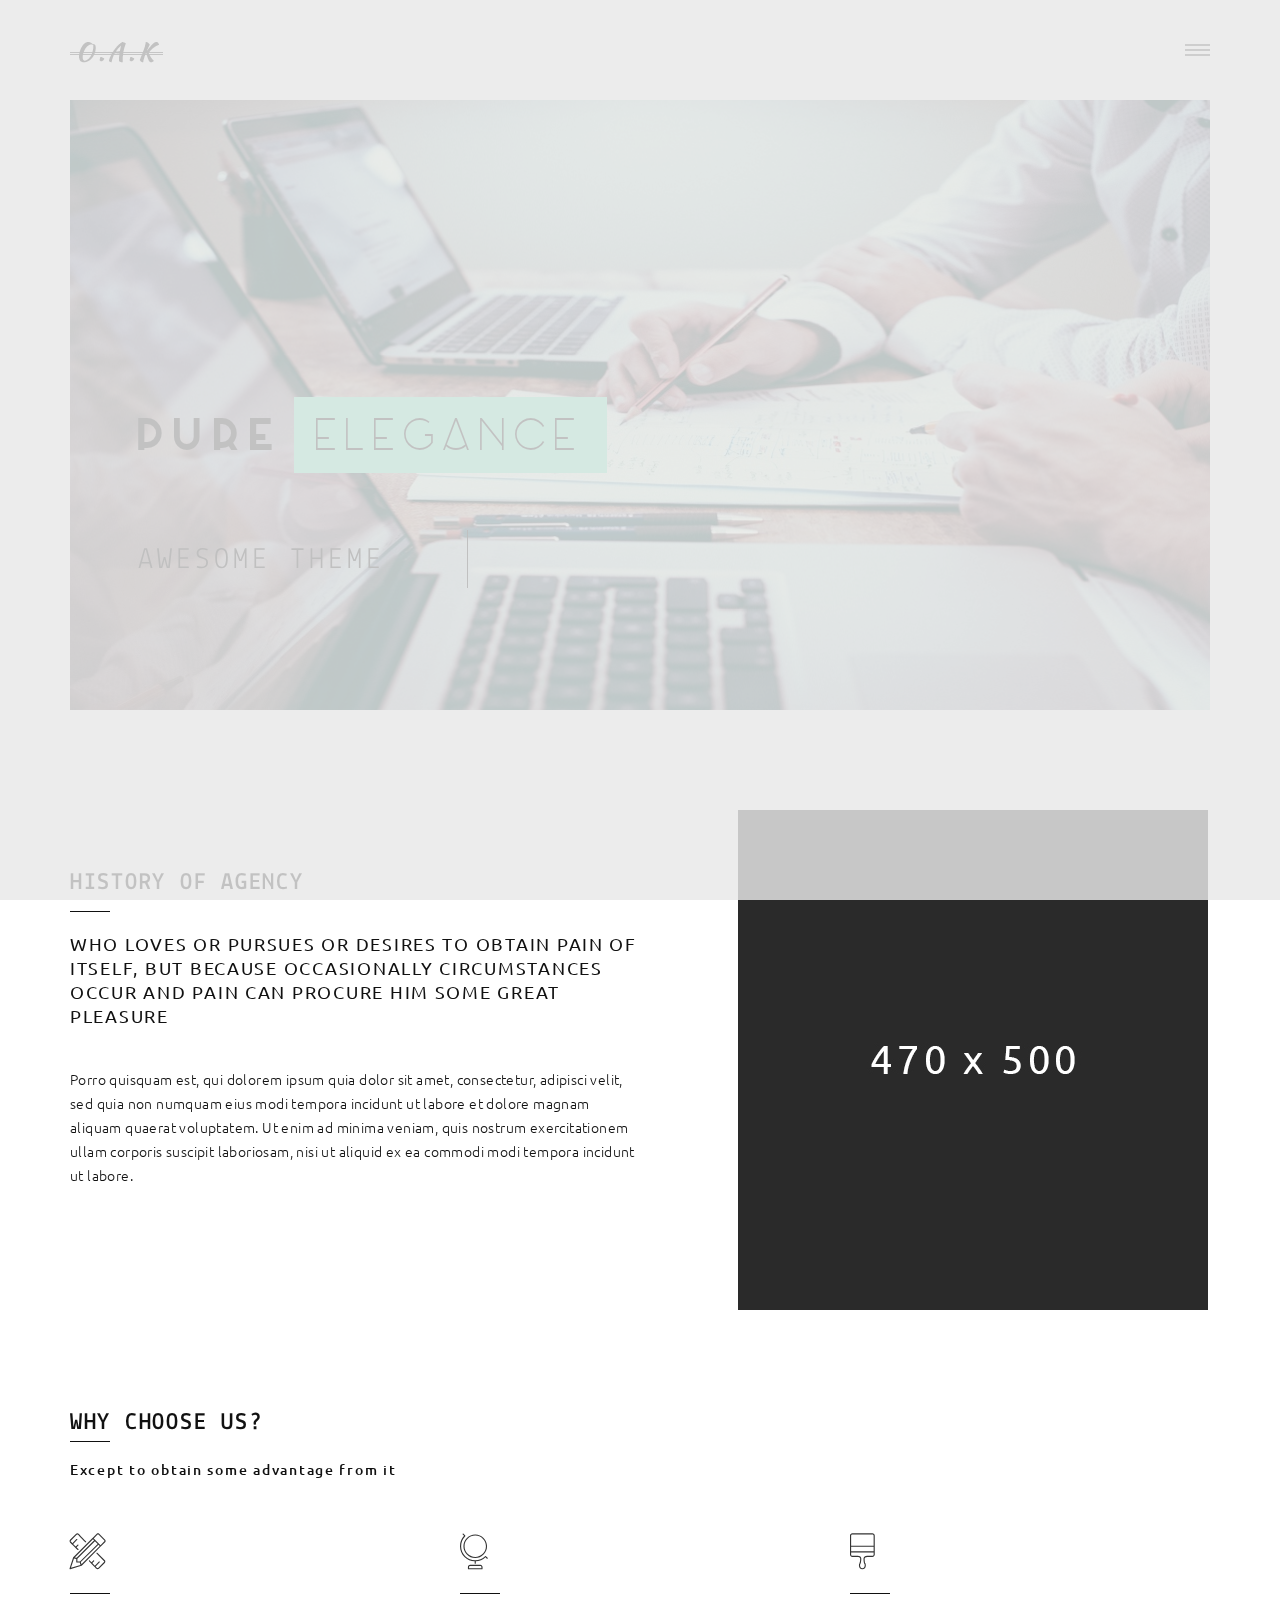
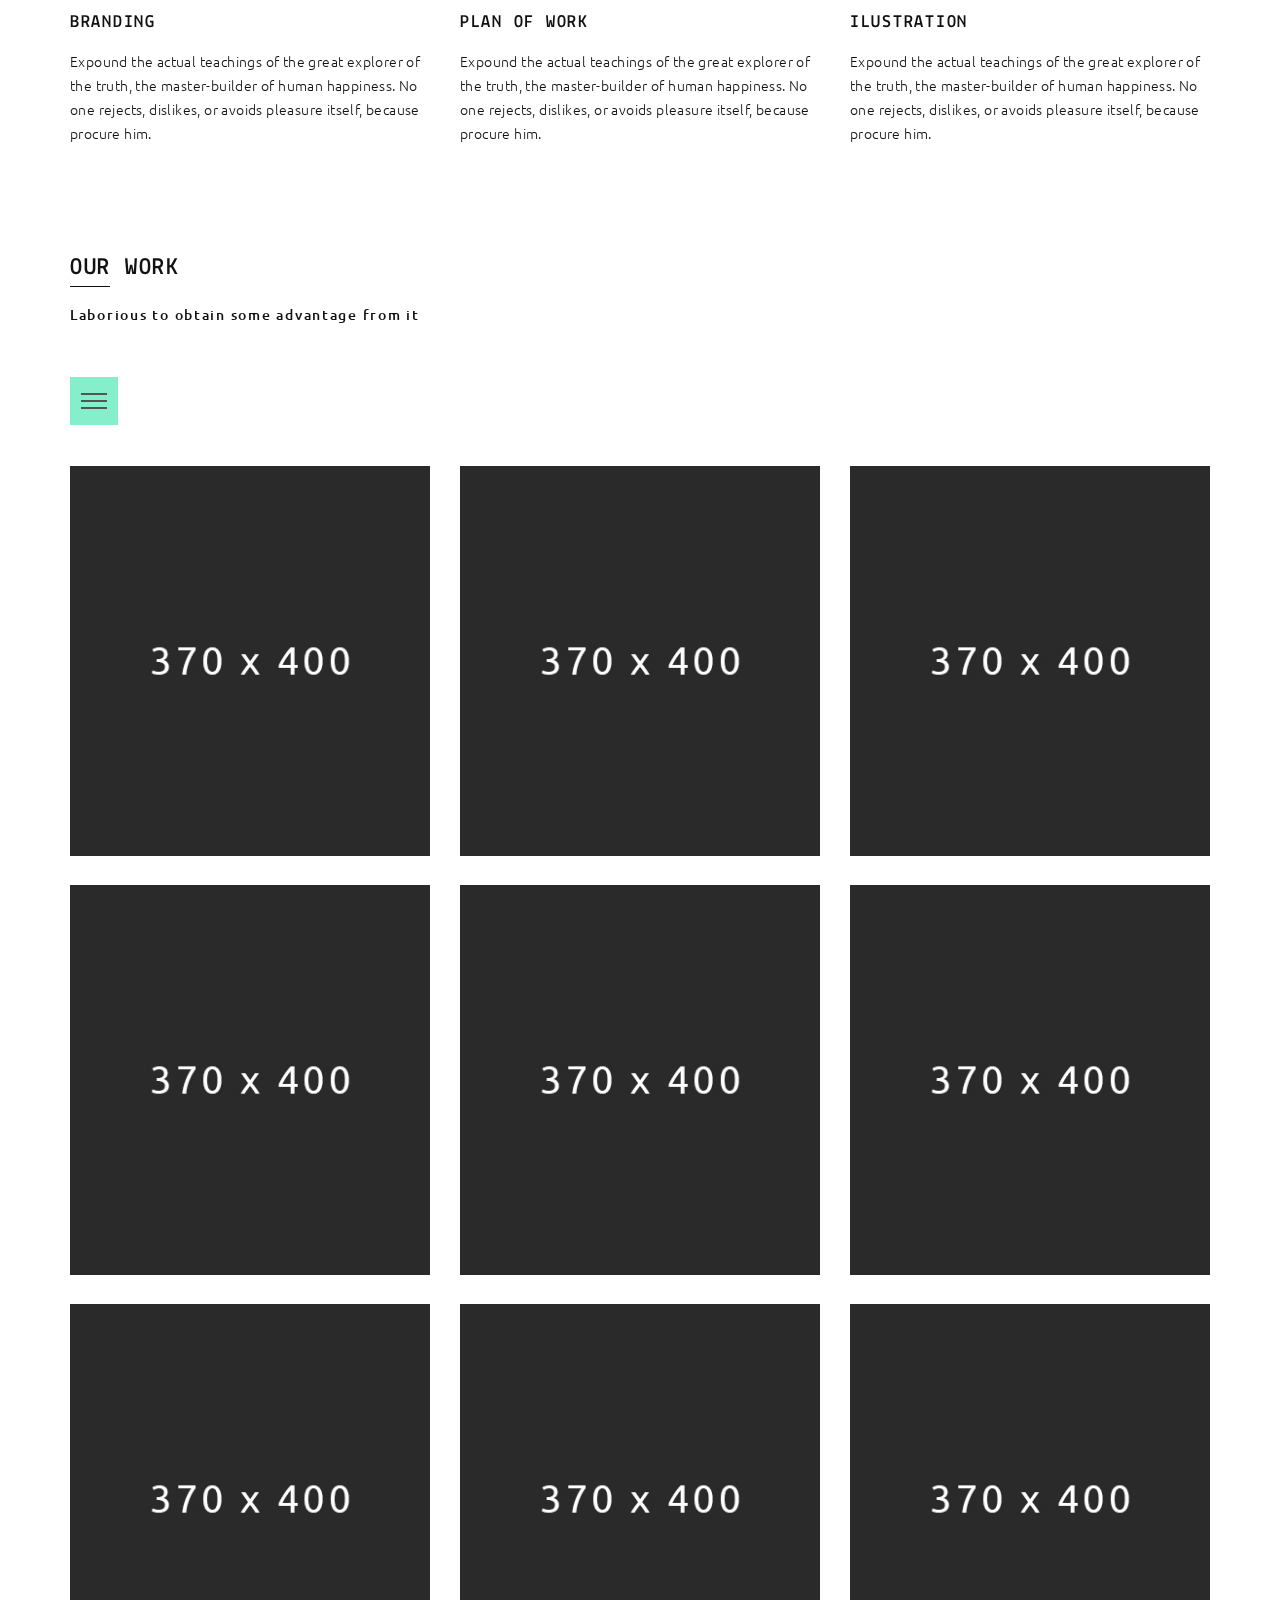
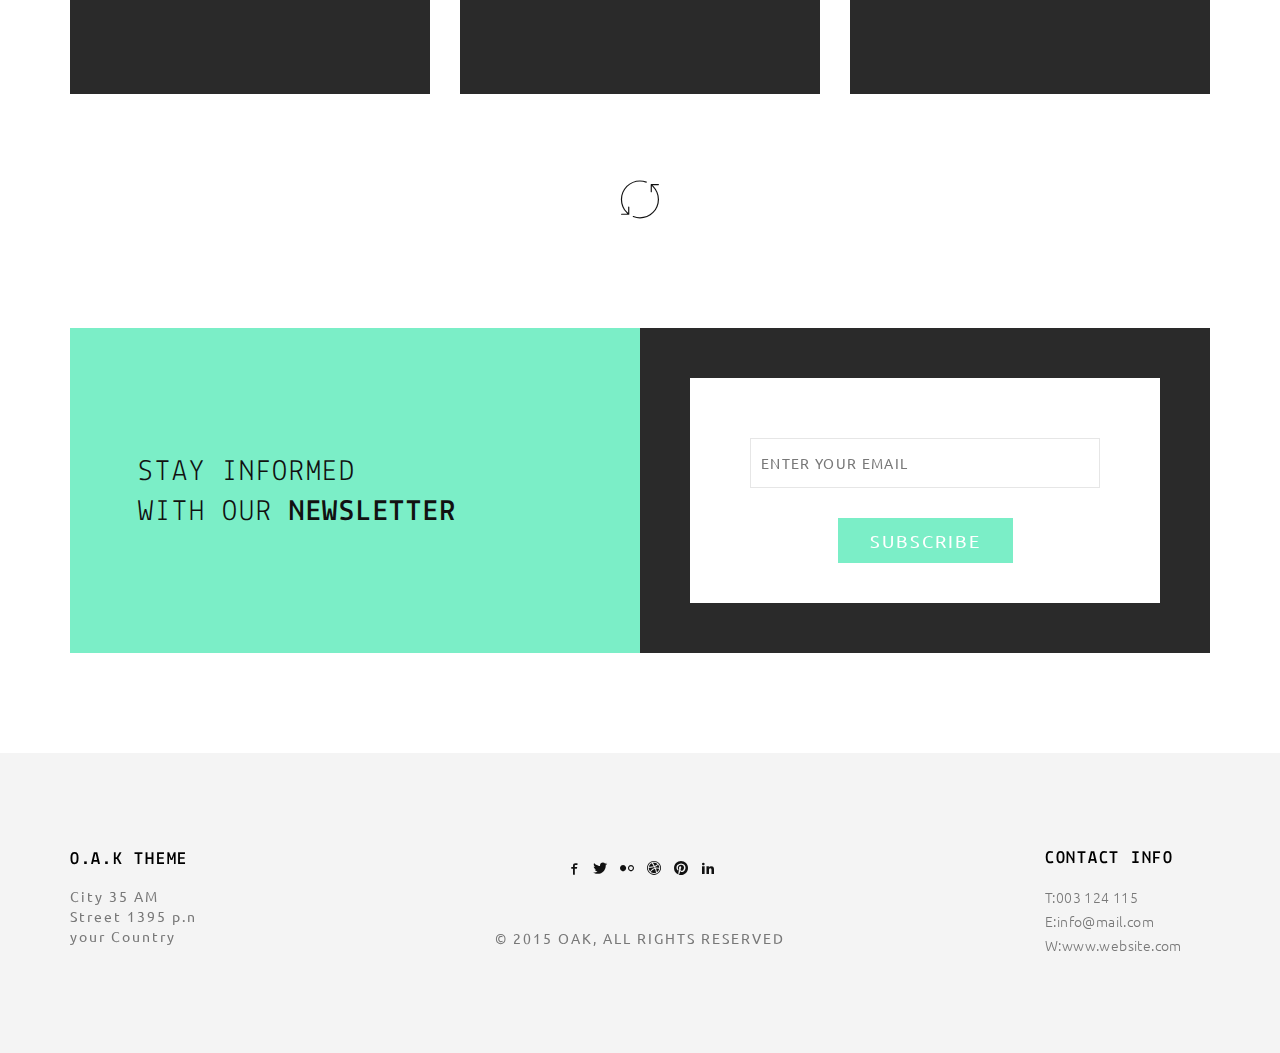
<file: landing/oak/index.html>
<!doctype html>
<html class="no-js" lang="">

<head>
    <meta charset="utf-8">
    <title>OAK - HTML Theme</title>
    <meta name="description" content="">
    <meta name="msapplication-tap-highlight" content="yes" />
    <meta name="viewport" content="width=device-width, user-scalable=no, initial-scale=1, minimum-scale=1.0, maximum-scale=1.0" />

    <!-- Google Web Font -->
    <link href='http://fonts.googleapis.com/css?family=Ubuntu:300,400,500,700' rel='stylesheet' type='text/css'>
    <link href='http://fonts.googleapis.com/css?family=Lekton:400,700,400italic' rel='stylesheet' type='text/css'>

    <!--  Bootstrap 3-->
    <link rel="stylesheet" href="css/bootstrap.min.css">

    <!-- OWL Carousel -->
    <link rel="stylesheet" href="css/owl.carousel.css">
    <link rel="stylesheet" href="css/owl.theme.css">

    <!--  Slider -->
    <link rel="stylesheet" href="css/jquery.kenburnsy.css">

    <!-- Animate -->
    <link rel="stylesheet" href="css/animate.css">

    <!-- Web Icons Font -->
    <link rel="stylesheet" href="css/pe-icon-7-stroke.css">
    <link rel="stylesheet" href="css/iconmoon.css">
    <link rel="stylesheet" href="css/et-line.css">
    <link rel="stylesheet" href="css/ionicons.css">

    <!-- Magnific PopUp -->
    <link rel="stylesheet" href="css/magnific-popup.css">

    <!-- Tabs -->
    <link rel="stylesheet" type="text/css" href="css/tabs.css" />
    <link rel="stylesheet" type="text/css" href="css/tabstyles.css" />

    <!-- Loader Style -->
    <link rel="stylesheet" href="css/loader-1.css">

    <!-- Costum Styles -->
    <link rel="stylesheet" href="css/main.css">
    <link rel="stylesheet" href="css/responsive.css">

    <!-- Favicon -->
    <link rel="icon" type="image/ico" href="favicon.ico">

    <!-- Modernizer & Respond js -->
    <script src="js/vendor/modernizr-2.8.3-respond-1.4.2.min.js"></script>
</head>

<body>

    <!-- Preloader -->
    <div class="cover"></div>

    <div class="header">
        <div class="container">
            <div class="logo">
                <a href="index.html">
                    <img src="img/logo.png" alt="Logo">
                </a>
            </div>
            
            <!-- Menu Hamburger (Default) -->
            <button class="main-menu-indicator" id="open-button">
                <span class="line"></span>
            </button>
            
            <div class="menu-wrap" style="background-image: url(img/nav_bg.jpg)">
                <div class="menu-content">
                    <div class="navigation">
                        <span class="pe-7s-close close-menu" id="close-button"></span>
                        <div class="search-wrap js-ui-search">
                            <input class="js-ui-text" type="text" placeholder="Search Here...">
                            <span class="eks js-ui-close"></span>
                        </div>
                    </div>
                    <nav class="menu">
                        <div class="menu-list">
                            <ul>
                                <li class="menu-item-has-children"><a href="#">Home</a>
                                    <ul class="sub-menu">
                                        <li><a href="index.html">- Default</a></li>
                                        <li><a href="index-architecture.html">- Architecture</a></li>
                                        <li><a href="index-full-slider.html">- Slider Full Width</a></li>
                                    </ul>
                                </li>
                                <li><a href="about.html">About</a></li>
                                <li class="menu-item-has-children"><a href="#">Portfolio</a>
                                    <ul class="sub-menu">
                                        <li><a href="portfolio-2column.html">-Portfolio 2 Column</a></li>
                                        <li><a href="portfolio-3column.html">-Portfolio 3 Column</a></li>
                                        <li><a href="portfolio-masonry.html">-Portfolio Masonry</a></li>
                                        <li><a href="portfolio-dribbble.html">-Portfolio Dribbble</a></li>
                                    </ul>
                                </li>
                                <li class="menu-item-has-children"><a href="#">Blog</a>
                                    <ul class="sub-menu">
                                        <li><a href="blog.html">Blog Default</a></li>
                                        <li><a href="blog-timeline.html">Blog Timeline</a></li>
                                        <li><a href="single-blog.html">Blog Single</a></li>
                                    </ul>
                                </li>
                                <li><a href="contact.html">Contact</a></li>
                            </ul>
                        </div>
                    </nav>

                    <div class="hidden-xs">
                        <div class="menu-social-media">
                            <ul>
                               <li><a href="#"><i class="iconmoon-facebook"></i></a></li>
                               <li><a href="#"><i class="iconmoon-twitter"></i></a></li>
                               <li><a href="#"><i class="iconmoon-dribbble3"></i></a></li>
                               <li><a href="#"><i class="iconmoon-pinterest"></i></a></li>
                               <li><a href="#"><i class="iconmoon-linkedin2"></i></a></li>
                            </ul>
                        </div>

                        <div class="menu-information">
                            <ul>
                                <li><span>T:</span> 003 124 115</li>
                                <li><span>E:</span> info@mail.com</li>
                            </ul>
                        </div>
                    </div>
                </div>
            </div>
            <!-- End of Menu Hamburger (Default) -->

        </div>
    </div>

    <div class="container">
        <div class="slider-wrapper">
            <div class="slider-description">
                <div class="slider-description-inner">
                    <h1>Pure<span>Elegance</span></h1>
                </div>
                <div class="cd-intro">
                    <div class="cd-headline clip">
                        <span class="cd-words-wrapper">
                            <b class="is-visible">AWESOME THEME</b>
                            <b>MODERN COMBINATION</b>
                            <b>CREATIVE SOLUTIONS</b>
                        </span>
                    </div>
                </div>
            </div>
            <div id="slider-ef" class="slider-images-wrapper">
                <img class="img-responsive" src="img/slider/1.jpg" alt="">
                <img class="img-responsive" src="img/slider/2.jpg" alt="">
                <img class="img-responsive" src="img/slider/3.jpg" alt="">
            </div>
        </div>
    </div>
    <div class="container margin-top">
        <div class="history-wrapper">
            <div class="col-md-6 wow fadeInUp" data-wow-duration="0.6s" data-wow-delay="0.5s">
                <div class="row">
                    <article>
                        <h1>HISTORY OF AGENCY</h1>
                        <hr>
                        <h4>WHO LOVES OR PURSUES OR DESIRES TO OBTAIN PAIN OF ITSELF, BUT BECAUSE OCCASIONALLY CIRCUMSTANCES OCCUR AND PAIN CAN PROCURE HIM SOME GREAT PLEASURE</h4>
                        <p>
                        <br/>Porro quisquam est, qui dolorem ipsum quia dolor sit amet, consectetur, adipisci velit, sed quia non numquam eius modi tempora incidunt ut labore et dolore magnam aliquam quaerat voluptatem. Ut enim ad minima veniam, quis nostrum exercitationem ullam corporis suscipit laboriosam, nisi ut aliquid ex ea commodi modi tempora incidunt ut labore.</p>
                    </article>
                </div>
            </div>
            <div class="col-md-5 col-md-offset-1 wow fadeInUp" data-wow-duration="0.8s" data-wow-delay="0.3s">
                <div class="row">
                    <div id="history-images" class="owl-carousel">
                        <div><img class="img-responsive center-block" src="img/about_img.jpg" alt="About"></div>
                        <div><img class="img-responsive center-block" src="img/about_img2.jpg" alt="About"></div>
                        <div><img class="img-responsive center-block" src="img/about_img3.jpg" alt="About"></div>
                    </div>
                </div>
            </div>
        </div>
    </div>
    <div class="container margin-top">
        <div class="main-title">
            <h1>WHY CHOOSE US?</h1>
            <hr>
            <h6>Except to obtain some advantage from it</h6>
        </div>
        <div class="services-home-page">
            <div class="row">
                <div class="col-md-4">
                    <div class="services-icon">
                        <span class="icon-tools"></span>
                        <hr>
                    </div>
                    <h4>BRANDING</h4>
                    <p>Expound the actual teachings of the great explorer of the truth, the master-builder of human happiness. No one rejects, dislikes, or avoids pleasure itself, because procure him.</p>
                </div>
                <div class="col-md-4">
                    <div class="services-icon">
                        <span class="icon-globe"></span>
                        <hr>
                    </div>
                    <h4>PLAN OF WORK</h4>
                    <p>Expound the actual teachings of the great explorer of the truth, the master-builder of human happiness. No one rejects, dislikes, or avoids pleasure itself, because procure him.</p>
                </div>
                <div class="col-md-4">
                    <div class="services-icon">
                        <span class="icon-paintbrush"></span>
                        <hr>
                    </div>
                    <h4>ILUSTRATION</h4>
                    <p>Expound the actual teachings of the great explorer of the truth, the master-builder of human happiness. No one rejects, dislikes, or avoids pleasure itself, because procure him.</p>
                </div>
            </div>
        </div>
    </div>
    <div class="container margin-top">
        <div class="main-title">
            <h1>OUR WORK</h1>
            <hr>
            <h6>Laborious to obtain some advantage from it</h6>
        </div>
        <div class="portfolio-wrapper">
            <button class="nav">
                <span class="icon-container">
                    <span class="line line01"></span>
                    <span class="line line02"></span>
                    <span class="line line03"></span>
                    <span class="line line04"></span>
                </span>
            </button>
            <div class="works-filter">
                <a href="javascript:void(0)" class="filter active" data-filter="mix">All</a>
                <a href="javascript:void(0)" class="filter" data-filter="branding">Branding</a>
                <a href="javascript:void(0)" class="filter" data-filter="web">Web Design</a>
                <a href="javascript:void(0)" class="filter" data-filter="graphic">Graphic Design</a>
            </div>
            <div class="js-masonry">
                <div class="row" id="work-grid">
                    <!-- Begin of Thumbs Portfolio -->
                    <div class="col-md-4 col-sm-4 col-xs-12 mix branding">
                        <div class="img home-portfolio-image">
                            <img src="img/home-portfolio/img_1.jpg" alt="Portfolio Item">
                            <div class="overlay-thumb">
                                <a href="javascript:void(0)" class="like-product">
                                    <i class="ion-ios-heart-outline"></i>
                                    <span class="like-product">Liked</span>
                                    <span class="output">250</span>
                                </a>
                                <div class="details">
                                    <span class="title">STYLE FASHION</span>
                                    <span class="info">NEW BAG & STYLE FASHION</span>
                                </div>
                                <span class="btnBefore"></span>
                                <span class="btnAfter"></span>
                                <a class="main-portfolio-link" href="single-project.html"></a>
                            </div>
                        </div>
                    </div>
                    <div class="col-md-4 col-sm-4 col-xs-12 mix web">
                        <div class="img home-portfolio-image">
                            <img src="img/home-portfolio/img_2.jpg" alt="Portfolio Item">
                            <div class="overlay-thumb">
                                <a href="javascript:void(0)" class="like-product">
                                    <i class="ion-ios-heart-outline"></i>
                                    <span class="like-product">Liked</span>
                                    <span class="output">60</span>
                                </a>
                                <div class="details">
                                    <span class="title">WATCH-J</span>
                                    <span class="info">NEW TREND FASHION</span>
                                </div>
                                <span class="btnBefore"></span>
                                <span class="btnAfter"></span>
                                <a class="main-portfolio-link" href="single-project.html"></a>
                            </div>
                        </div>
                    </div>
                    <div class="col-md-4 col-sm-4 col-xs-12 mix graphic">
                        <div class="img home-portfolio-image">
                            <img src="img/home-portfolio/img_3.jpg" alt="Portfolio Item">
                            <div class="overlay-thumb">
                                <a href="javascript:void(0)" class="like-product">
                                    <i class="ion-ios-heart-outline"></i>
                                    <span class="like-product">Liked</span>
                                    <span class="output">1060</span>
                                </a>
                                <div class="details">
                                    <span class="title">STYLE FASHION</span>
                                    <span class="info">NEW BAG & STYLE FASHION</span>
                                </div>
                                <span class="btnBefore"></span>
                                <span class="btnAfter"></span>
                                <a class="main-portfolio-link" href="single-project.html"></a>
                            </div>
                        </div>
                    </div>
                    <div class="col-md-4 col-sm-4 col-xs-12 mix branding">
                        <div class="img home-portfolio-image">
                            <img src="img/home-portfolio/img_4.jpg" alt="Portfolio Item">
                            <div class="overlay-thumb">
                                <a href="javascript:void(0)" class="like-product">
                                    <i class="ion-ios-heart-outline"></i>
                                    <span class="like-product">Liked</span>
                                    <span class="output">900</span>
                                </a>
                                <div class="details">
                                    <span class="title">STYLE FASHION</span>
                                    <span class="info">NEW BAG & STYLE FASHION</span>
                                </div>
                                <span class="btnBefore"></span>
                                <span class="btnAfter"></span>
                                <a class="main-portfolio-link" href="single-project.html"></a>
                            </div>
                        </div>
                    </div>
                    <div class="col-md-4 col-sm-4 col-xs-12 mix branding">
                        <div class="img home-portfolio-image">
                            <img src="img/home-portfolio/img_5.jpg" alt="Portfolio Item">
                            <div class="overlay-thumb">
                                <a href="javascript:void(0)" class="like-product">
                                    <i class="ion-ios-heart-outline"></i>
                                    <span class="like-product">Liked</span>
                                    <span class="output">979</span>
                                </a>
                                <div class="details">
                                    <span class="title">STYLE FASHION</span>
                                    <span class="info">NEW BAG & STYLE FASHION</span>
                                </div>
                                <span class="btnBefore"></span>
                                <span class="btnAfter"></span>
                                <a class="main-portfolio-link" href="single-project.html"></a>
                            </div>
                        </div>
                    </div>
                    <div class="col-md-4 col-sm-4 col-xs-12 mix branding">
                        <div class="img home-portfolio-image">
                            <img src="img/home-portfolio/img_6.jpg" alt="Portfolio Item">
                            <div class="overlay-thumb">
                                <a href="javascript:void(0)" class="like-product">
                                    <i class="ion-ios-heart-outline"></i>
                                    <span class="like-product">Liked</span>
                                    <span class="output">1024</span>
                                </a>
                                <div class="details">
                                    <span class="title">STYLE FASHION</span>
                                    <span class="info">NEW BAG & STYLE FASHION</span>
                                </div>
                                <span class="btnBefore"></span>
                                <span class="btnAfter"></span>
                                <a class="main-portfolio-link" href="single-project.html"></a>
                            </div>
                        </div>
                    </div>
                    <div class="col-md-4 col-sm-4 col-xs-12 mix branding">
                        <div class="img home-portfolio-image">
                            <img src="img/home-portfolio/img_7.jpg" alt="Portfolio Item">
                            <div class="overlay-thumb">
                                <a href="javascript:void(0)" class="like-product">
                                    <i class="ion-ios-heart-outline"></i>
                                    <span class="like-product">Liked</span>
                                    <span class="output">2048</span>
                                </a>
                                <div class="details">
                                    <span class="title">STYLE FASHION</span>
                                    <span class="info">NEW BAG & STYLE FASHION</span>
                                </div>
                                <span class="btnBefore"></span>
                                <span class="btnAfter"></span>
                                <a class="main-portfolio-link" href="single-project.html"></a>
                            </div>
                        </div>
                    </div>
                    <div class="col-md-4 col-sm-4 col-xs-12 mix branding">
                        <div class="img home-portfolio-image">
                            <img src="img/home-portfolio/img_8.jpg" alt="Portfolio Item">
                            <div class="overlay-thumb">
                                <a href="javascript:void(0)" class="like-product">
                                    <i class="ion-ios-heart-outline"></i>
                                    <span class="like-product">Liked</span>
                                    <span class="output">256</span>
                                </a>
                                <div class="details">
                                    <span class="title">STYLE FASHION</span>
                                    <span class="info">NEW BAG & STYLE FASHION</span>
                                </div>
                                <span class="btnBefore"></span>
                                <span class="btnAfter"></span>
                                <a class="main-portfolio-link" href="single-project.html"></a>
                            </div>
                        </div>
                    </div>
                    <div class="col-md-4 col-sm-4 col-xs-12 mix branding">
                        <div class="img home-portfolio-image">
                            <img src="img/home-portfolio/img_9.jpg" alt="Portfolio Item">
                            <div class="overlay-thumb">
                                <a href="javascript:void(0)" class="like-product">
                                    <i class="ion-ios-heart-outline"></i>
                                    <span class="like-product">Liked</span>
                                    <span class="output">256</span>
                                </a>
                                <div class="details">
                                    <span class="title">STYLE FASHION</span>
                                    <span class="info">NEW BAG & STYLE FASHION</span>
                                </div>
                                <span class="btnBefore"></span>
                                <span class="btnAfter"></span>
                                <a class="main-portfolio-link" href="single-project.html"></a>
                            </div>
                        </div>
                    </div>
                </div>
            </div>
            <div class="load-more">
                <a href="javascript:void(0)" id="load-more"><i class="icon-refresh"></i></a>
            </div>
        </div>
    </div>
    <div class="container margin-top">
        <div class="newsletter">
            <div class="col-md-6">
                <div class="row">
                    <div class="newsletter-left">
                        <div class="newsletter-left-inner">
                            <h1>STAY INFORMED <br> WITH OUR <b>NEWSLETTER</b></h1>
                        </div>
                    </div>
                </div>
            </div>
            <div class="col-md-6">
                <div class="row">
                    <div class="newsletter-right" style="background: url(img/newsletter-bg.jpg)">
                        <div class="newsletter-right-inner">
                            <form>
                                <input type="text" name="newsletter" placeholder="ENTER YOUR EMAIL">
                                <input type="submit" value="SUBSCRIBE">
                            </form>
                        </div>
                    </div>
                </div>
            </div>
        </div>
    </div>
    <div class="footer margin-top">
        <div class="container">
            <div class="row">
                    <div class="col-md-2 col-sm-4 col-xs-12">
                        <div class="footer-inner">
                            <div class="footer-content">
                                <h4>O.A.K THEME</h4>
                                    <address>City 35 AM <br>Street 1395 p.n <br>your Country</address>
                            </div>
                        </div>
                    </div>

                    <div class="col-md-2 col-md-push-8 col-sm-4 col-xs-12">
                        <div class="footer-inner">
                            <div class="footer-content">
                               <h4>CONTACT INFO</h4>
                                <p>
                                    T:003 124 115 <br>
                                    E:info@mail.com <br>
                                    W:www.website.com
                                </p>
                            </div>
                        </div>
                    </div>

                    <div class="col-md-4 col-sm-4 col-xs-12">
                        <div class="footer-inner">
                            <div class="footer-content">
                            <ul class="social-media">
                                <li><a href="#"><i class="iconmoon-facebook"></i></a></li>
                                <li><a href="#"><i class="iconmoon-twitter"></i></a></li>
                                <li><a href="#"><i class="iconmoon-flickr2"></i></a></li>
                                <li><a href="#"><i class="iconmoon-dribbble3"></i></a></li>
                                <li><a href="#"><i class="iconmoon-pinterest"></i></a></li>
                                <li><a href="#"><i class="iconmoon-linkedin2"></i></a></li>
                            </ul>
                            <span class="copyright-mark">&copy; 2015 OAK, ALL RIGHTS RESERVED</span>
                            </div>
                        </div>
                    </div>
            </div>
        </div>
    </div>
    <a href="javascript:void(0)" class="scroll-top" id="scroll-top"><i class="pe-7s-angle-up"></i></a>

    <script src="js/vendor/jquery-1.11.2.min.js"></script>
    <script data-pace-options='{ "ajax": false }' src="js/vendor/pace.min.js"></script>
    <script src="js/vendor/bootstrap.min.js"></script>
    <script src="js/vendor/classie.js"></script>
    <script src="js/vendor/isotope.pkgd.min.js"></script>
    <script src="js/vendor/jquery.velocity.min.js"></script>
    <script src="js/vendor/jquery.kenburnsy.min.js"></script>
    <script src="js/vendor/textslide.js"></script>
    <script src="js/vendor/imagesloaded.pkgd.min.js"></script>
    <script src="js/vendor/tabs.js"></script>
    <script src="js/ef-slider.js"></script>    
    <script src="js/vendor/owl.carousel.min.js"></script>
    <script src="js/vendor/jquery.magnific-popup.min.js"></script>
    <script src="js/vendor/jquery.social-buttons.min.js"></script>
    <script src="js/vendor/wow.min.js"></script>
    <script src="js/main.js"></script>
    <script src="js/ajax.js"></script>
</body>
</html>
</file>
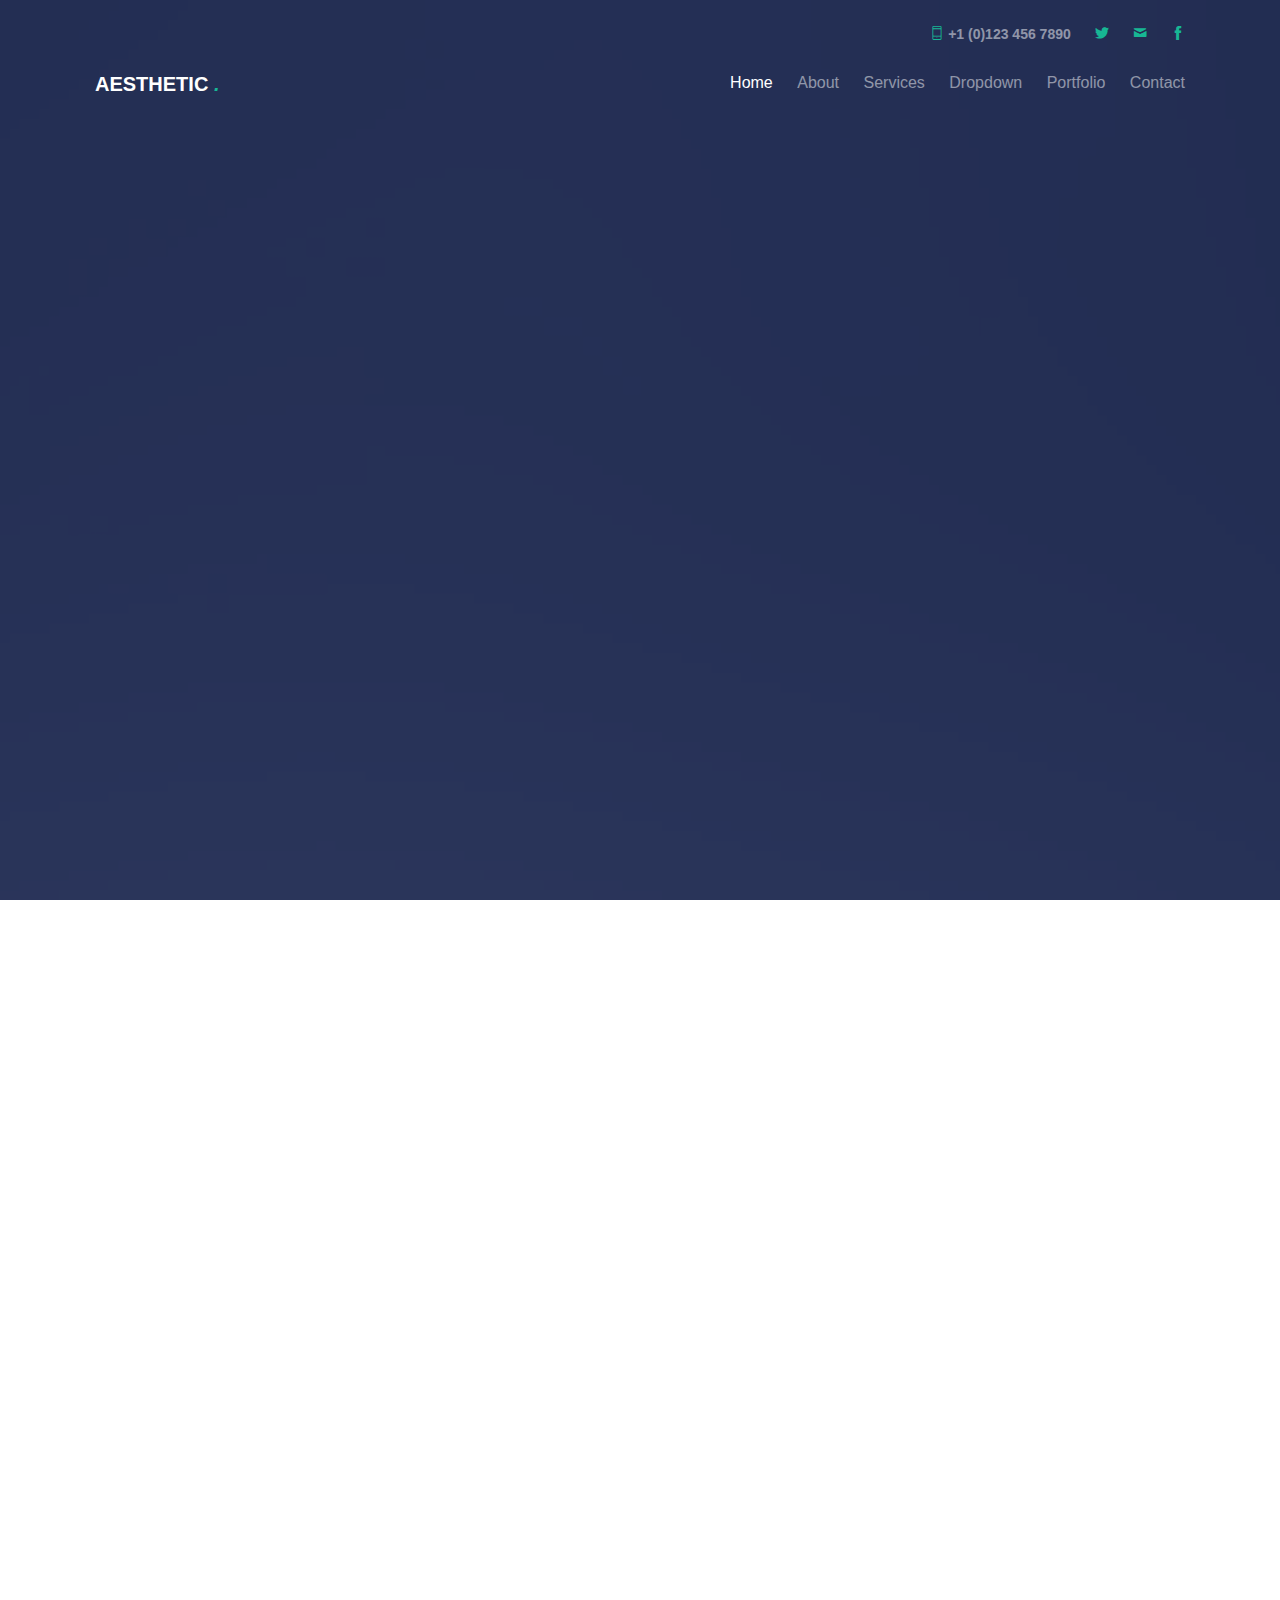
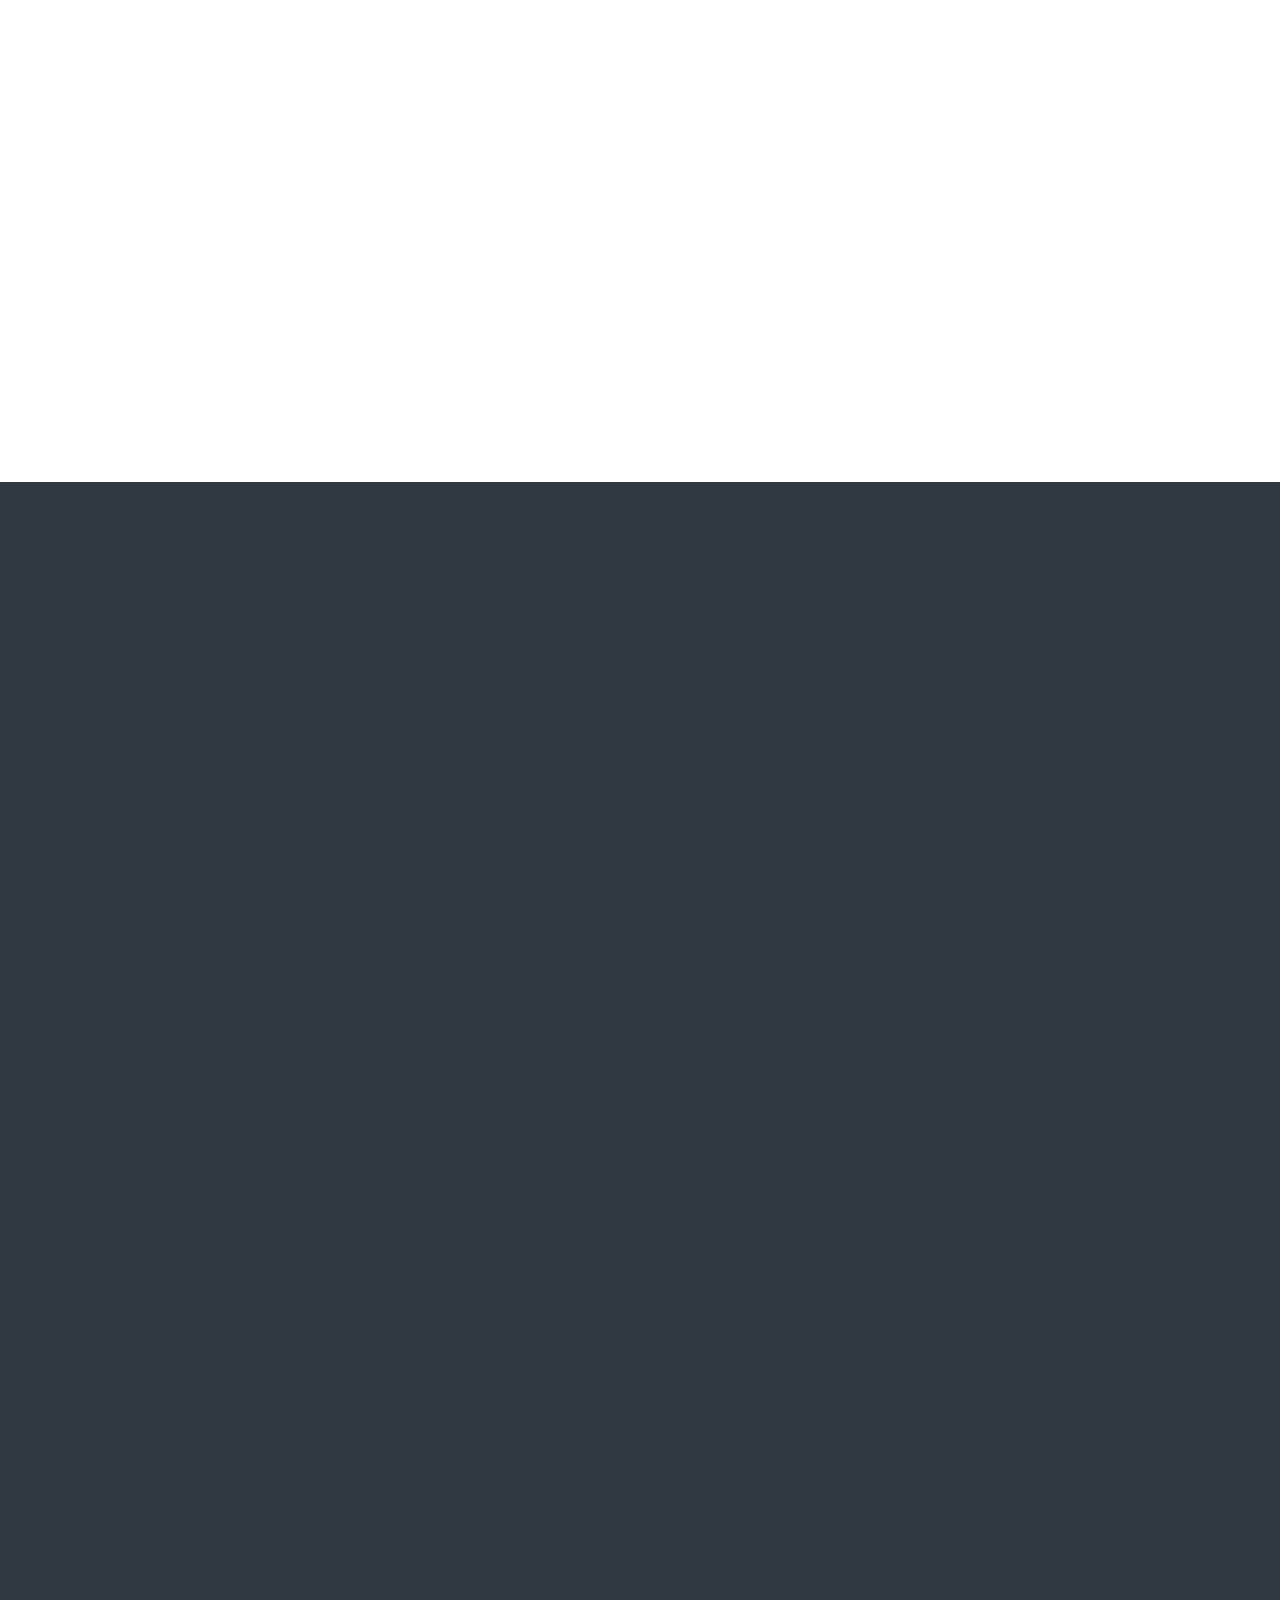
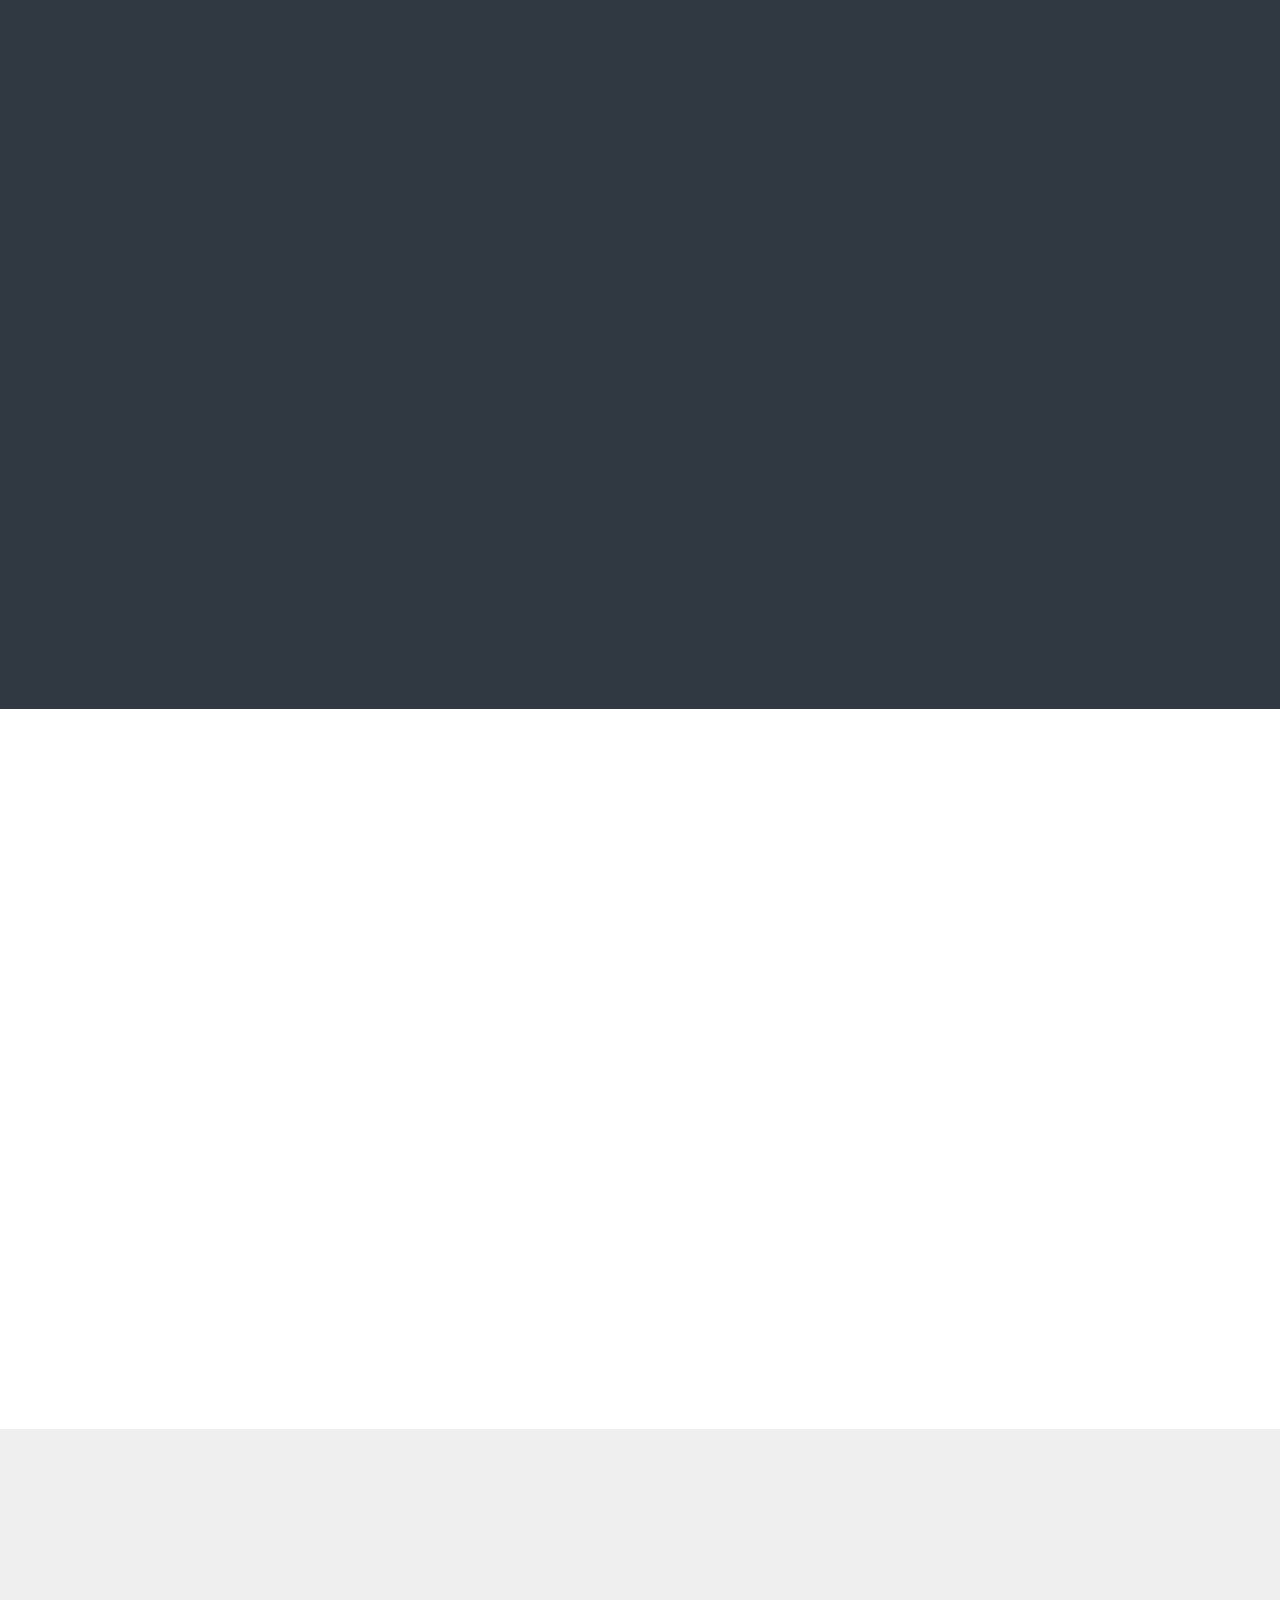
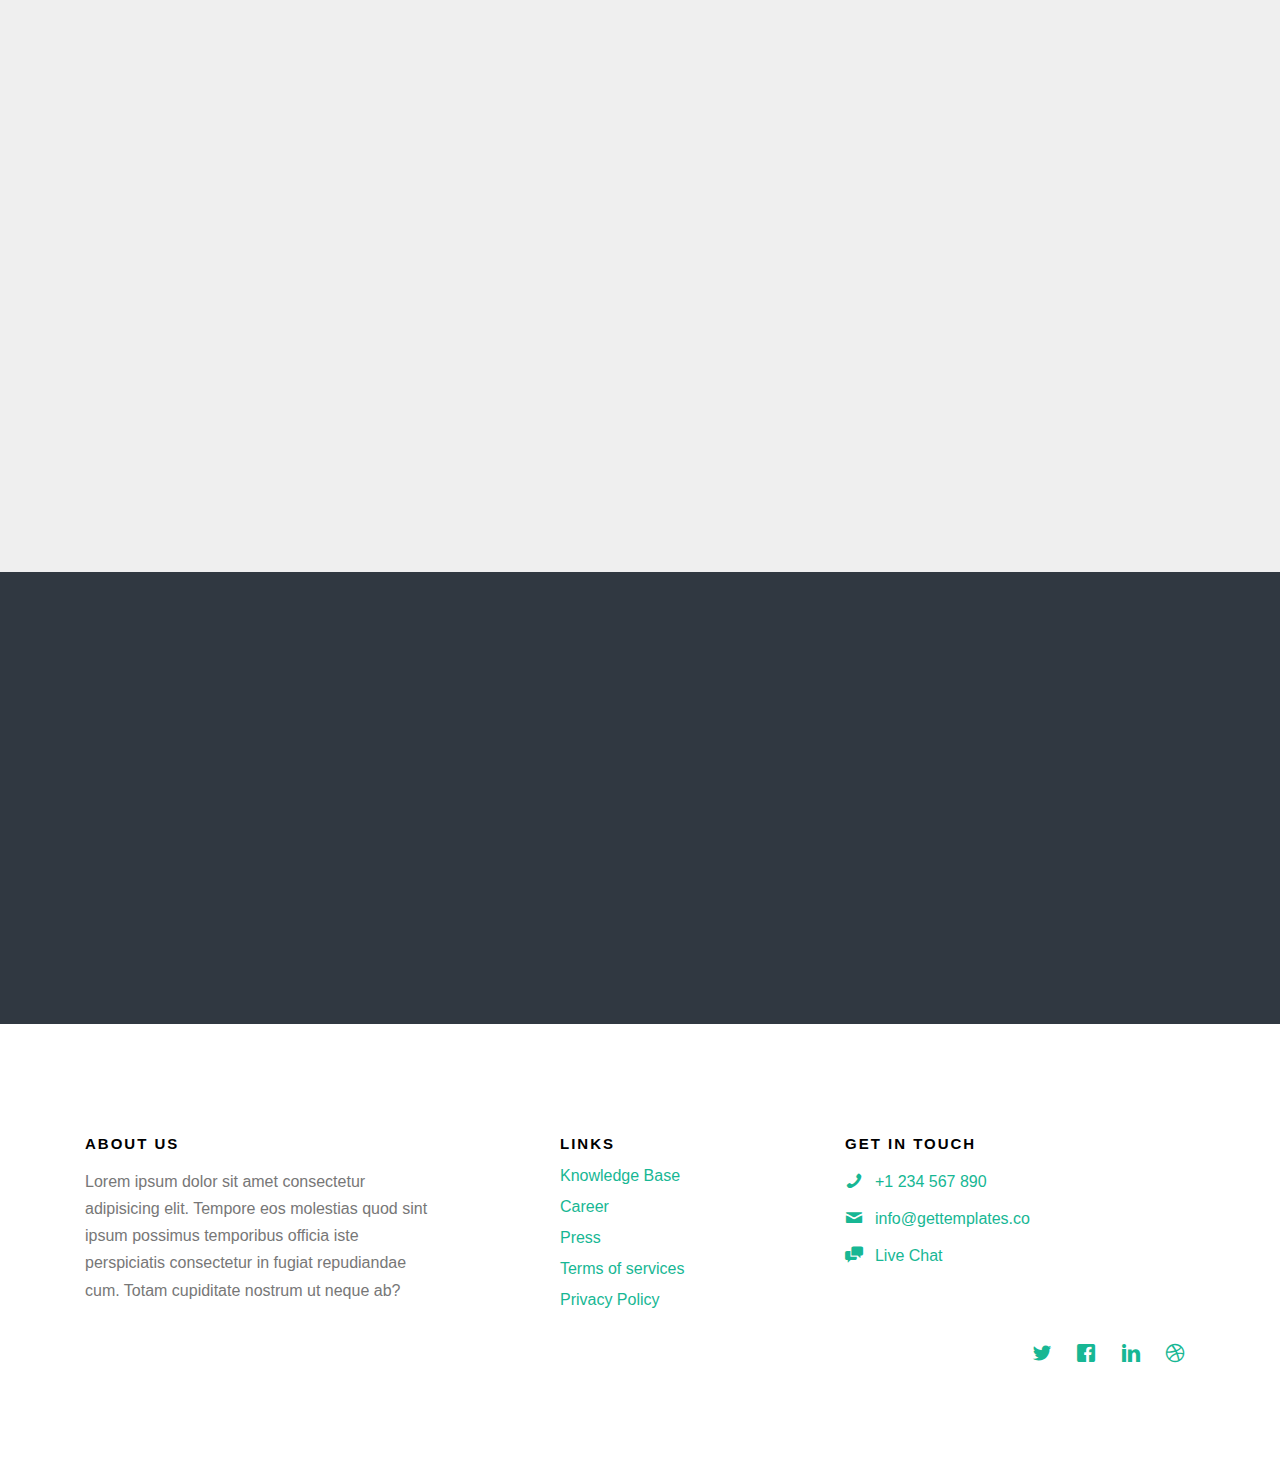
<file: site-viz/aesthetic/index.html>
<!DOCTYPE HTML>
<!--
	Aesthetic by gettemplates.co
	Twitter: http://twitter.com/gettemplateco
	URL: http://gettemplates.co
-->
<html>
	<head>
	<meta charset="utf-8">
	<meta http-equiv="X-UA-Compatible" content="IE=edge">
	<title>Aesthetic &mdash; Free Website Template, Free HTML5 Template by gettemplates.co</title>
	<meta name="viewport" content="width=device-width, initial-scale=1">
	<meta name="description" content="Free HTML5 Website Template by gettemplates.co" />
	<meta name="keywords" content="free website templates, free html5, free template, free bootstrap, free website template, html5, css3, mobile first, responsive" />
	<meta name="author" content="gettemplates.co" />

  	<!-- Facebook and Twitter integration -->
	<meta property="og:title" content=""/>
	<meta property="og:image" content=""/>
	<meta property="og:url" content=""/>
	<meta property="og:site_name" content=""/>
	<meta property="og:description" content=""/>
	<meta name="twitter:title" content="" />
	<meta name="twitter:image" content="" />
	<meta name="twitter:url" content="" />
	<meta name="twitter:card" content="" />

	<!-- <link href="https://fonts.googleapis.com/css?family=Droid+Sans" rel="stylesheet"> -->
	
	<!-- Animate.css -->
	<link rel="stylesheet" href="css/animate.css">
	<!-- Icomoon Icon Fonts-->
	<link rel="stylesheet" href="css/icomoon.css">
	<!-- Themify Icons-->
	<link rel="stylesheet" href="css/themify-icons.css">
	<!-- Bootstrap  -->
	<link rel="stylesheet" href="css/bootstrap.css">

	<!-- Magnific Popup -->
	<link rel="stylesheet" href="css/magnific-popup.css">

	<!-- Owl Carousel  -->
	<link rel="stylesheet" href="css/owl.carousel.min.css">
	<link rel="stylesheet" href="css/owl.theme.default.min.css">

	<!-- Theme style  -->
	<link rel="stylesheet" href="css/style.css">

	<!-- Modernizr JS -->
	<script src="js/modernizr-2.6.2.min.js"></script>
	<!-- FOR IE9 below -->
	<!--[if lt IE 9]>
	<script src="js/respond.min.js"></script>
	<![endif]-->

	</head>
	<body>
		
	<div class="gtco-loader"></div>
	
	<div id="page">
	<nav class="gtco-nav" role="navigation">
		<div class="gtco-container">
			<div class="row">
				<div class="col-md-12 text-right gtco-contact">
					<ul class="">
						<li><a href="#"><i class="ti-mobile"></i> +1 (0)123 456 7890 </a></li>
						<li><a href="http://twitter.com/gettemplatesco"><i class="ti-twitter-alt"></i> </a></li>
						<li><a href="#"><i class="icon-mail2"></i></a></li>
						<li><a href="#"><i class="ti-facebook"></i></a></li>
					</ul>
				</div>
			</div>
			<div class="row">
				<div class="col-sm-4 col-xs-12">
					<div id="gtco-logo"><a href="index.html">Aesthetic <em>.</em></a></div>
				</div>
				<div class="col-xs-8 text-right menu-1">
					<ul>
						<li class="active"><a href="index.html">Home</a></li>
						<li><a href="about.html">About</a></li>
						<li class="has-dropdown">
							<a href="services.html">Services</a>
							<ul class="dropdown">
								<li><a href="#">Web Design</a></li>
								<li><a href="#">eCommerce</a></li>
								<li><a href="#">Branding</a></li>
								<li><a href="#">API</a></li>
							</ul>
						</li>
						<li class="has-dropdown">
							<a href="#">Dropdown</a>
							<ul class="dropdown">
								<li><a href="#">HTML5</a></li>
								<li><a href="#">CSS3</a></li>
								<li><a href="#">Sass</a></li>
								<li><a href="#">jQuery</a></li>
							</ul>
						</li>
						<li><a href="portfolio.html">Portfolio</a></li>
						<li><a href="contact.html">Contact</a></li>
					</ul>
				</div>
			</div>
			
		</div>
	</nav>

	<header id="gtco-header" class="gtco-cover" role="banner" style="background-image:url(images/img_bg_1.jpg);">
		<div class="overlay"></div>
		<div class="gtco-container">
			<div class="row">
				<div class="col-md-12 col-md-offset-0 text-left">
					<div class="display-t">
						<div class="display-tc">
							<h1 class="animate-box" data-animate-effect="fadeInUp">Ваш бизнес на новом уровне</h1>
							<h2 class="animate-box" data-animate-effect="fadeInUp">Бизнес на любых условиях <em>только</em> <a href="http://gettemplates.co/" target="_blank">для вас</a></h2>
							<p class="animate-box" data-animate-effect="fadeInUp"><a href="#" class="btn btn-white btn-lg btn-outline">Подробнее</a></p>
						</div>
					</div>
				</div>
			</div>
		</div>
	</header>

	<div id="gtco-features-3">
		<div class="gtco-container">
			<div class="gtco-flex">
				<div class="feature feature-1 animate-box" data-animate-effect="fadeInUp">
					<div class="feature-inner">
						<span class="icon">
							<i class="ti-search"></i>
						</span>
						<h3>Search</h3>
						<p>Dignissimos asperiores vitae velit veniam totam fuga molestias accusamus alias autem provident. </p>
						<p><a href="#" class="btn btn-white btn-outline">Learn More</a></p>
					</div>
				</div>
				<div class="feature feature-2 animate-box" data-animate-effect="fadeInUp">
					<div class="feature-inner">
						<span class="icon">
							<i class="ti-announcement"></i>
						</span>
						<h3>Announcdement</h3>
						<p>Dignissimos asperiores vitae velit veniam totam fuga molestias accusamus alias autem provident. </p>
						<p><a href="#" class="btn btn-white btn-outline">Learn More</a></p>
					</div>
				</div>
				<div class="feature feature-3 animate-box" data-animate-effect="fadeInUp">
					<div class="feature-inner">
						<span class="icon">
							<i class="ti-timer"></i>
						</span>
						<h3>Timer</h3>
						<p>Dignissimos asperiores vitae velit veniam totam fuga molestias accusamus alias autem provident. </p>
						<p><a href="#" class="btn btn-white btn-outline">Learn More</a></p>
					</div>
				</div>
			</div>
		</div>
	</div>
	
	<div id="gtco-features">
		<div class="gtco-container">
			<div class="row">
				<div class="col-md-8 col-md-offset-2 text-center gtco-heading animate-box">
					<h2>Aesthetic Features</h2>
					<p>Dignissimos asperiores vitae velit veniam totam fuga molestias accusamus alias autem provident. Odit ab aliquam dolor eius.</p>
				</div>
			</div>
			<div class="row">
				<div class="col-md-3 col-sm-6">
					<div class="feature-center animate-box" data-animate-effect="fadeIn">
						<span class="icon">
							<i class="ti-vector"></i>
						</span>
						<h3>Pixel Perfect</h3>
						<p>Dignissimos asperiores vitae velit veniam totam fuga molestias accusamus alias autem provident. </p>
					</div>
				</div>
				<div class="col-md-3 col-sm-6">
					<div class="feature-center animate-box" data-animate-effect="fadeIn">
						<span class="icon">
							<i class="ti-tablet"></i>
						</span>
						<h3>Fully Responsive</h3>
						<p>Dignissimos asperiores vitae velit veniam totam fuga molestias accusamus alias autem provident. </p>
					</div>
				</div>
				<div class="col-md-3 col-sm-6">
					<div class="feature-center animate-box" data-animate-effect="fadeIn">
						<span class="icon">
							<i class="ti-settings"></i>
						</span>
						<h3>Web Development</h3>
						<p>Dignissimos asperiores vitae velit veniam totam fuga molestias accusamus alias autem provident. </p>
					</div>
				</div>
				<div class="col-md-3 col-sm-6">
					<div class="feature-center animate-box" data-animate-effect="fadeIn">
						<span class="icon">
							<i class="ti-ruler-pencil"></i>
						</span>
						<h3>Web Design</h3>
						<p>Dignissimos asperiores vitae velit veniam totam fuga molestias accusamus alias autem provident. </p>
					</div>
				</div>
			</div>
		</div>
	</div>

	<div id="gtco-portfolio" class="gtco-section">
		<div class="gtco-container">
			<div class="row">
				<div class="col-md-8 col-md-offset-2 text-center gtco-heading animate-box">
					<h2>Our Latest Works</h2>
					<p>Dignissimos asperiores vitae velit veniam totam fuga molestias accusamus alias autem provident. Odit ab aliquam dolor eius.</p>
				</div>
			</div>

			<div class="row row-pb-md">
				<div class="col-md-12">
					<ul id="gtco-portfolio-list">
						<li class="two-third animate-box" data-animate-effect="fadeIn" style="background-image: url(images/img_1.jpg); "> 
							<a href="#" class="color-1">
								<div class="case-studies-summary">
									<span>Web Design</span>
									<h2>View the Earth from the Outer Space</h2>
								</div>
							</a>
						</li>
						<li class="one-third animate-box" data-animate-effect="fadeIn" style="background-image: url(images/img_2.jpg); ">
							<a href="#" class="color-2">
								<div class="case-studies-summary">
									<span>Illustration</span>
									<h2>Sleeping in the Cold Blue Water</h2>
								</div>
							</a>
						</li>


						<li class="one-half animate-box" data-animate-effect="fadeIn" style="background-image: url(images/img_3.jpg); ">
							<a href="#" class="color-3">
								<div class="case-studies-summary">
									<span>Illustration</span>
									<h2>Building Builded by Man</h2>
								</div>
							</a>
						</li>
						<li class="one-half animate-box" data-animate-effect="fadeIn" style="background-image: url(images/img_4.jpg); ">
							<a href="#" class="color-4">
								<div class="case-studies-summary">
									<span>Web Design</span>
									<h2>The Peaceful Place On Earth</h2>
								</div>
							</a>
						</li>

						<li class="one-third animate-box" data-animate-effect="fadeIn" style="background-image: url(images/img_5.jpg); "> 
							<a href="#" class="color-5">
								<div class="case-studies-summary">
									<span>Web Design</span>
									<h2>I'm Getting Married</h2>
								</div>
							</a>
						</li>
						<li class="two-third animate-box" data-animate-effect="fadeIn" style="background-image: url(images/img_6.jpg); ">
							<a href="#" class="color-6">
								<div class="case-studies-summary">
									<span>Illustration</span>
									<h2>Beautiful Flowers In The Air</h2>
								</div>
							</a>
						</li>
					</ul>		
				</div>
			</div>

			<div class="row">
				<div class="col-md-4 col-md-offset-4 text-center animate-box">
					<a href="#" class="btn btn-white btn-outline btn-lg btn-block">See All Our Works</a>
				</div>
			</div>

			
		</div>
	</div>

	<div id="gtco-counter" class="gtco-section">
		<div class="gtco-container">

			<div class="row">
				<div class="col-md-8 col-md-offset-2 text-center gtco-heading animate-box">
					<h2>Fun Facts</h2>
					<p>Dignissimos asperiores vitae velit veniam totam fuga molestias accusamus alias autem provident. Odit ab aliquam dolor eius.</p>
				</div>
			</div>

			<div class="row">
				
				<div class="col-md-3 col-sm-6 animate-box" data-animate-effect="fadeInLeft">
					<div class="feature-center">
						<span class="icon">
							<i class="ti-settings"></i>
						</span>
						<span class="counter js-counter" data-from="0" data-to="22070" data-speed="5000" data-refresh-interval="50">1</span>
						<span class="counter-label">Creativity Fuel</span>

					</div>
				</div>
				<div class="col-md-3 col-sm-6 animate-box" data-animate-effect="fadeInLeft">
					<div class="feature-center">
						<span class="icon">
							<i class="ti-face-smile"></i>
						</span>
						<span class="counter js-counter" data-from="0" data-to="97" data-speed="5000" data-refresh-interval="50">1</span>
						<span class="counter-label">Happy Clients</span>
					</div>
				</div>
				<div class="col-md-3 col-sm-6 animate-box" data-animate-effect="fadeInLeft">
					<div class="feature-center">
						<span class="icon">
							<i class="ti-briefcase"></i>
						</span>
						<span class="counter js-counter" data-from="0" data-to="402" data-speed="5000" data-refresh-interval="50">1</span>
						<span class="counter-label">Projects Done</span>
					</div>
				</div>
				<div class="col-md-3 col-sm-6 animate-box" data-animate-effect="fadeInLeft">
					<div class="feature-center">
						<span class="icon">
							<i class="ti-time"></i>
						</span>
						<span class="counter js-counter" data-from="0" data-to="212023" data-speed="5000" data-refresh-interval="50">1</span>
						<span class="counter-label">Hours Spent</span>

					</div>
				</div>
					
			</div>
		</div>
	</div>

	<div id="gtco-products">
		<div class="gtco-container">
			<div class="row animate-box">
				<div class="col-md-8 col-md-offset-2 text-center gtco-heading animate-box">
					<h2>Products</h2>
					<p>Dignissimos asperiores vitae velit veniam totam fuga molestias accusamus alias autem provident. Odit ab aliquam dolor eius.</p>
				</div>
			</div>
			<div class="row animate-box">
				<div class="owl-carousel owl-carousel-carousel">
					<div class="item">
						<img src="images/img_1.jpg" alt="Free HTML5 Bootstrap Template by GetTemplates.co">
					</div>
					<div class="item">
						<img src="images/img_2.jpg" alt="Free HTML5 Bootstrap Template by GetTemplates.co">
					</div>
					<div class="item">
						<img src="images/img_3.jpg" alt="Free HTML5 Bootstrap Template by GetTemplates.co">
					</div>
					<div class="item">
						<img src="images/img_4.jpg" alt="Free HTML5 Bootstrap Template by GetTemplates.co">
					</div>
				</div>
			</div>
		</div>
	</div>

	

	<div id="gtco-subscribe">
		<div class="gtco-container">
			<div class="row animate-box">
				<div class="col-md-8 col-md-offset-2 text-center gtco-heading">
					<h2>Subscribe</h2>
					<p>Be the first to know about the new templates.</p>
				</div>
			</div>
			<div class="row animate-box">
				<div class="col-md-12">
					<form class="form-inline">
						<div class="col-md-4 col-sm-4">
							<div class="form-group">
								<label for="email" class="sr-only">Email</label>
								<input type="email" class="form-control" id="email" placeholder="Your Email">
							</div>
						</div>
						<div class="col-md-4 col-sm-4">
							<div class="form-group">
								<label for="name" class="sr-only">Name</label>
								<input type="text" class="form-control" id="name" placeholder="Your Name">
							</div>
						</div>
						<div class="col-md-4 col-sm-4">
							<button type="submit" class="btn btn-default btn-block">Subscribe</button>
						</div>
					</form>
				</div>
			</div>
		</div>
	</div>

	<footer id="gtco-footer" role="contentinfo">
		<div class="gtco-container">
			<div class="row row-p	b-md">

				<div class="col-md-4">
					<div class="gtco-widget">
						<h3>About Us</h3>
						<p>Lorem ipsum dolor sit amet consectetur adipisicing elit. Tempore eos molestias quod sint ipsum possimus temporibus officia iste perspiciatis consectetur in fugiat repudiandae cum. Totam cupiditate nostrum ut neque ab?</p>
					</div>
				</div>

				<div class="col-md-4 col-md-push-1">
					<div class="gtco-widget">
						<h3>Links</h3>
						<ul class="gtco-footer-links">
							<li><a href="#">Knowledge Base</a></li>
							<li><a href="#">Career</a></li>
							<li><a href="#">Press</a></li>
							<li><a href="#">Terms of services</a></li>
							<li><a href="#">Privacy Policy</a></li>
						</ul>
					</div>
				</div>

				<div class="col-md-4">
					<div class="gtco-widget">
						<h3>Get In Touch</h3>
						<ul class="gtco-quick-contact">
							<li><a href="#"><i class="icon-phone"></i> +1 234 567 890</a></li>
							<li><a href="#"><i class="icon-mail2"></i> info@gettemplates.co</a></li>
							<li><a href="#"><i class="icon-chat"></i> Live Chat</a></li>
						</ul>
					</div>
				</div>

			</div>

			<div class="row copyright">
				<div class="col-md-12">
					<p class="pull-left">
						
					</p>
					<p class="pull-right">
						<ul class="gtco-social-icons pull-right">
							<li><a href="#"><i class="icon-twitter"></i></a></li>
							<li><a href="#"><i class="icon-facebook"></i></a></li>
							<li><a href="#"><i class="icon-linkedin"></i></a></li>
							<li><a href="#"><i class="icon-dribbble"></i></a></li>
						</ul>
					</p>
				</div>
			</div>

		</div>
	</footer>
	</div>

	<div class="gototop js-top">
		<a href="#" class="js-gotop"><i class="icon-arrow-up"></i></a>
	</div>
	
	<!-- jQuery -->
	<script src="js/jquery.min.js"></script>
	<!-- jQuery Easing -->
	<script src="js/jquery.easing.1.3.js"></script>
	<!-- Bootstrap -->
	<script src="js/bootstrap.min.js"></script>
	<!-- Waypoints -->
	<script src="js/jquery.waypoints.min.js"></script>
	<!-- Carousel -->
	<script src="js/owl.carousel.min.js"></script>
	<!-- countTo -->
	<script src="js/jquery.countTo.js"></script>
	<!-- Magnific Popup -->
	<script src="js/jquery.magnific-popup.min.js"></script>
	<script src="js/magnific-popup-options.js"></script>
	<!-- Main -->
	<script src="js/main.js"></script>

	</body>
</html>
</file>
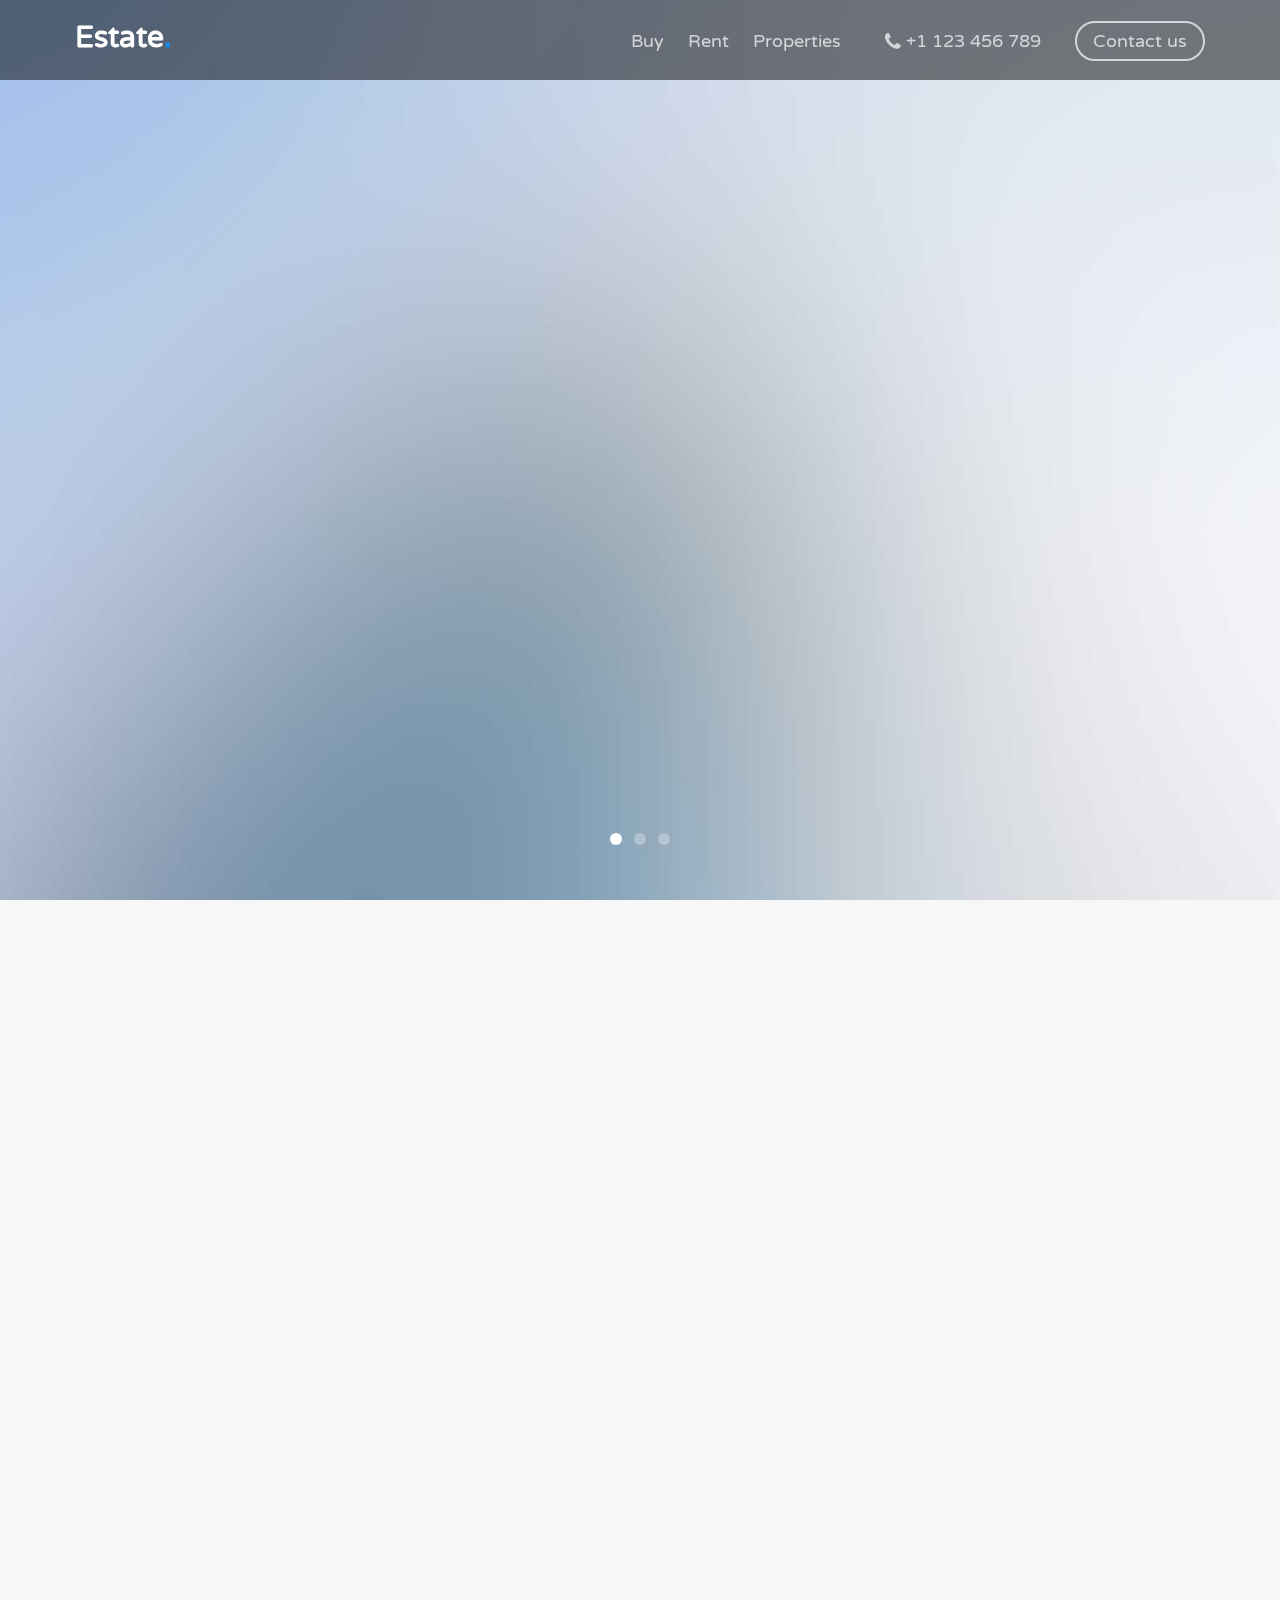
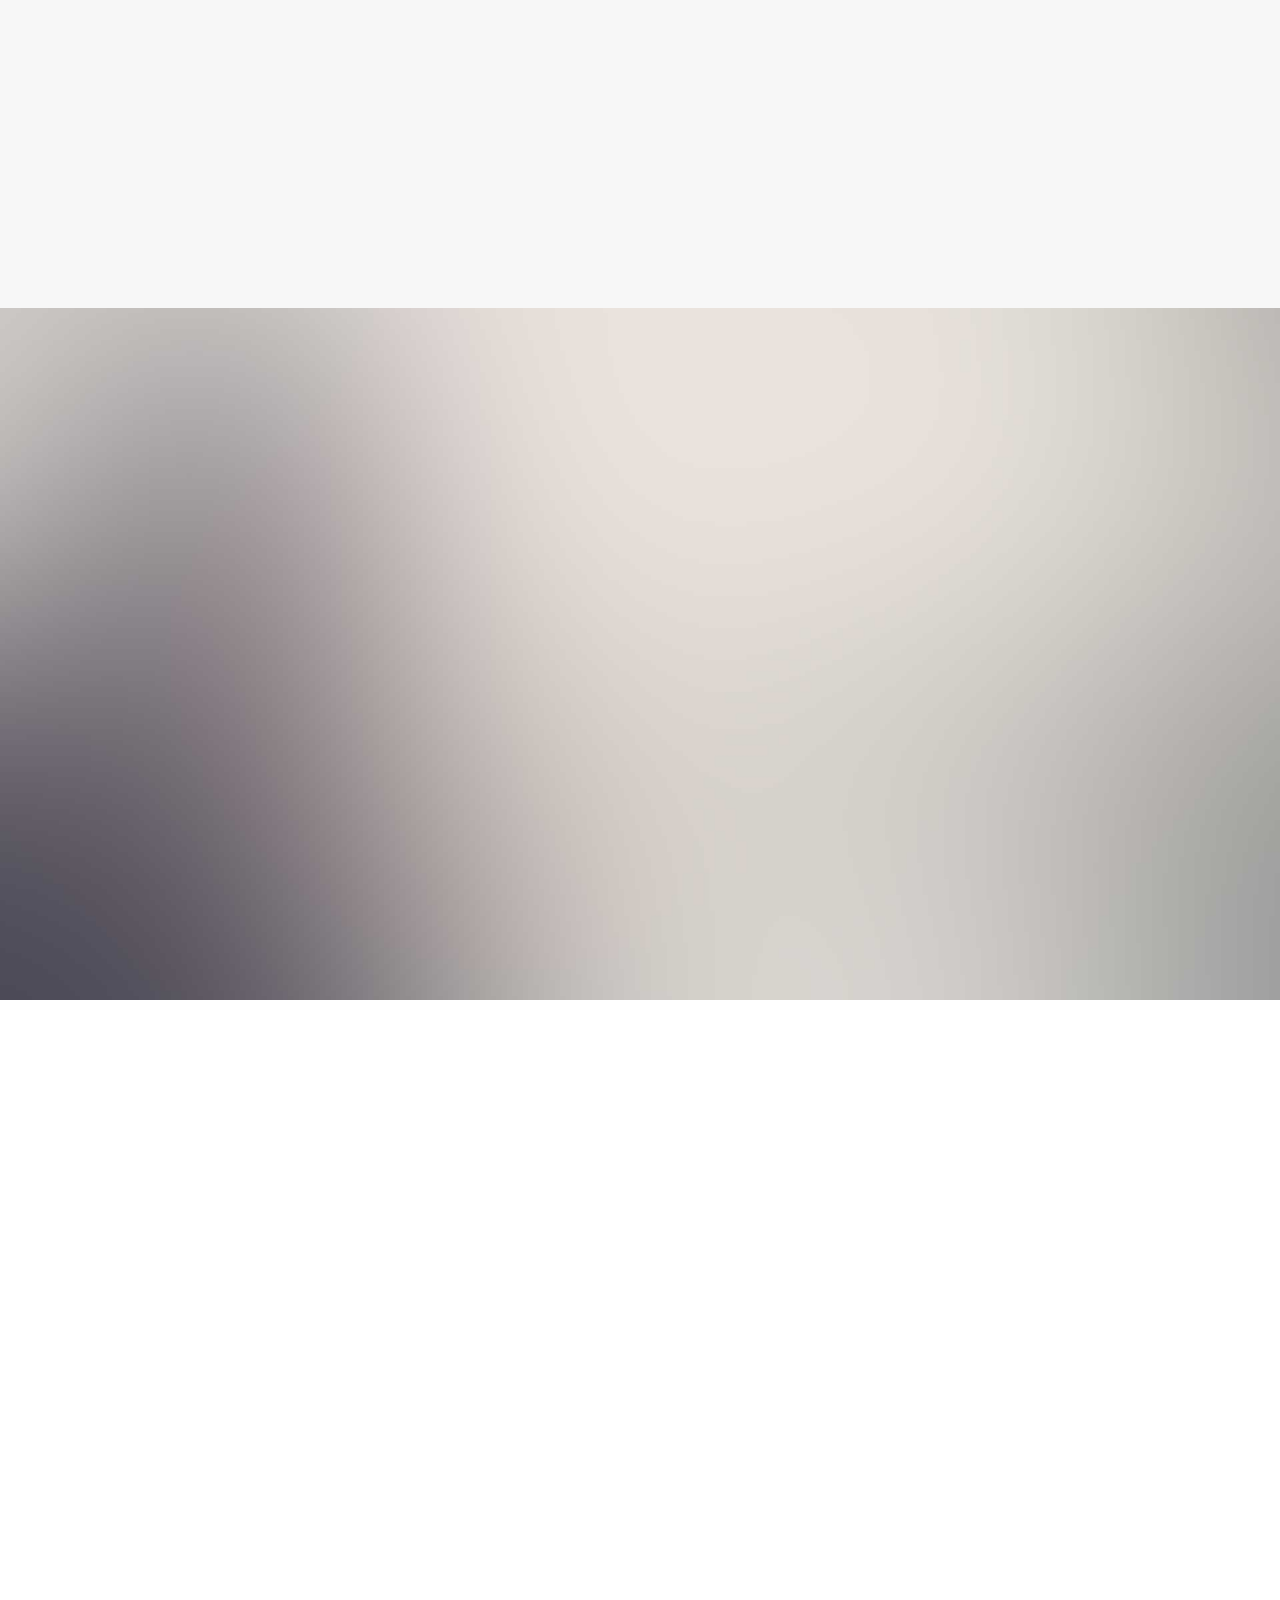
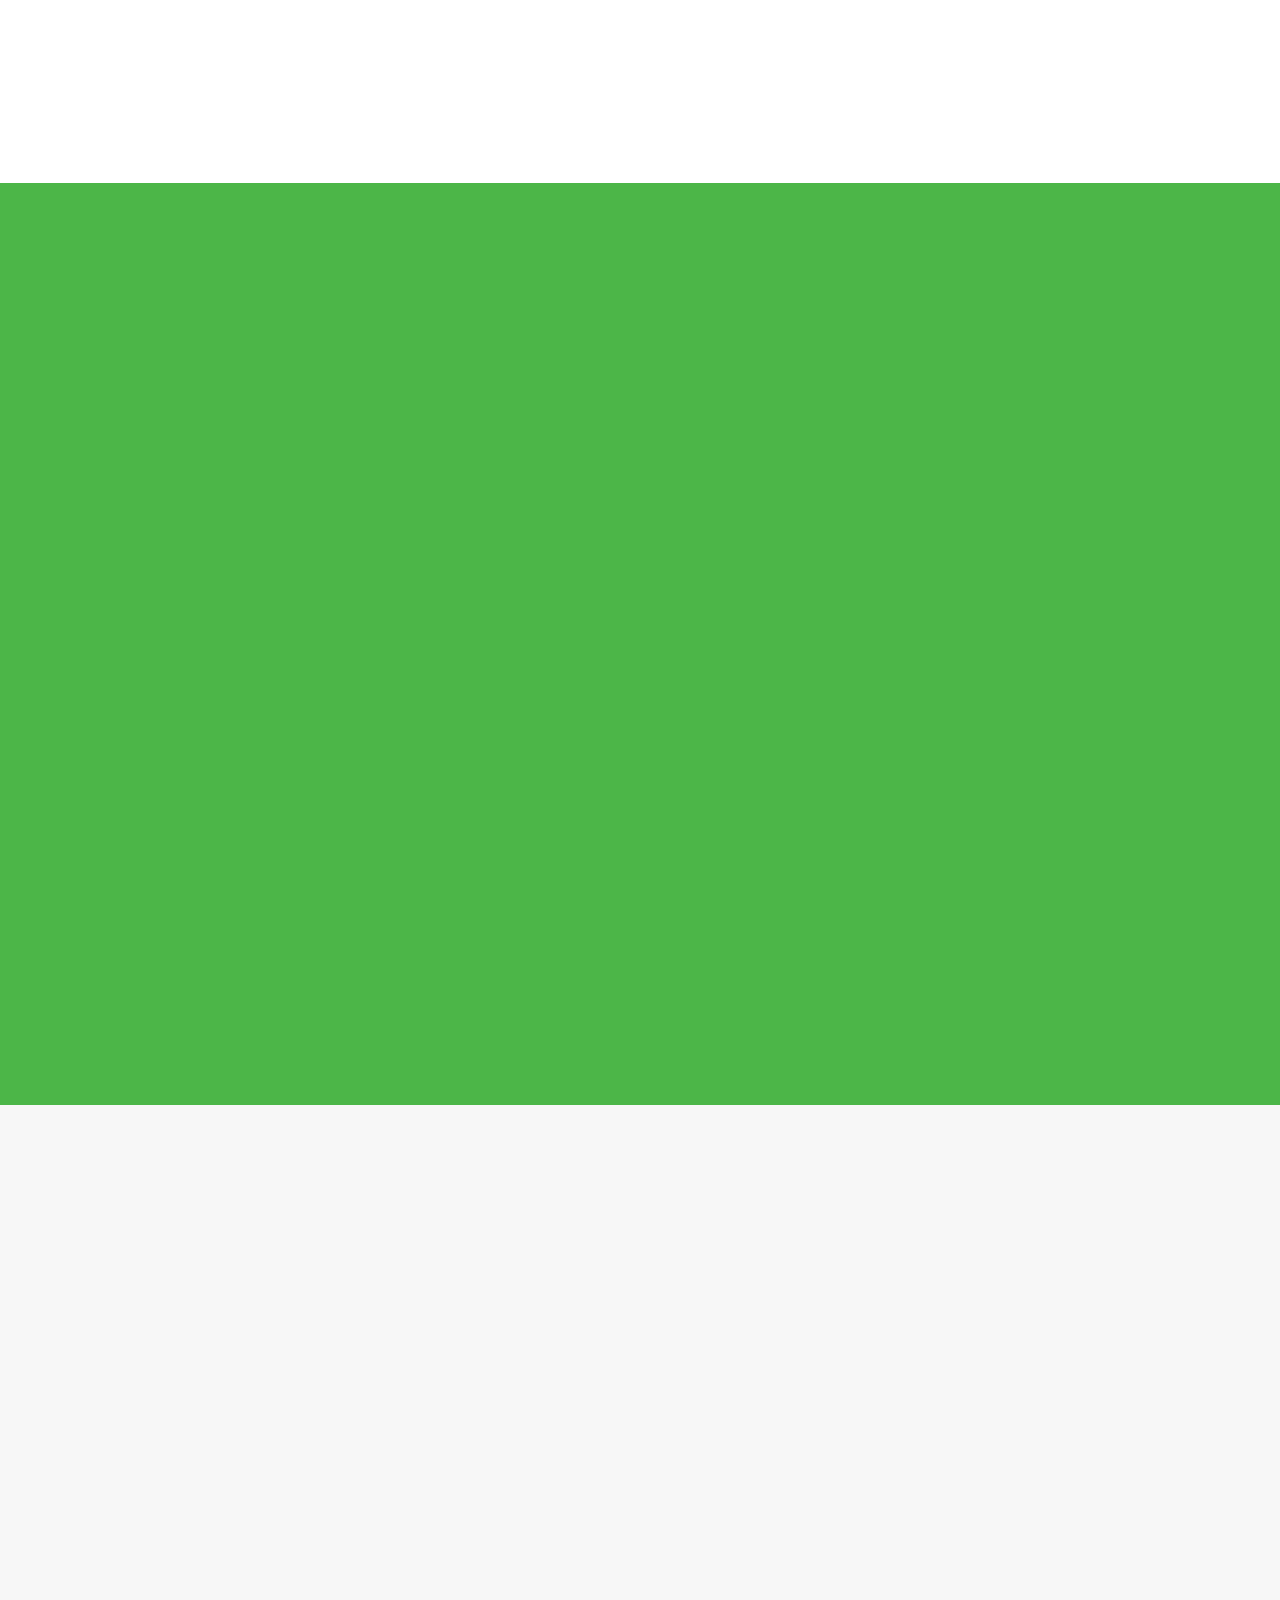
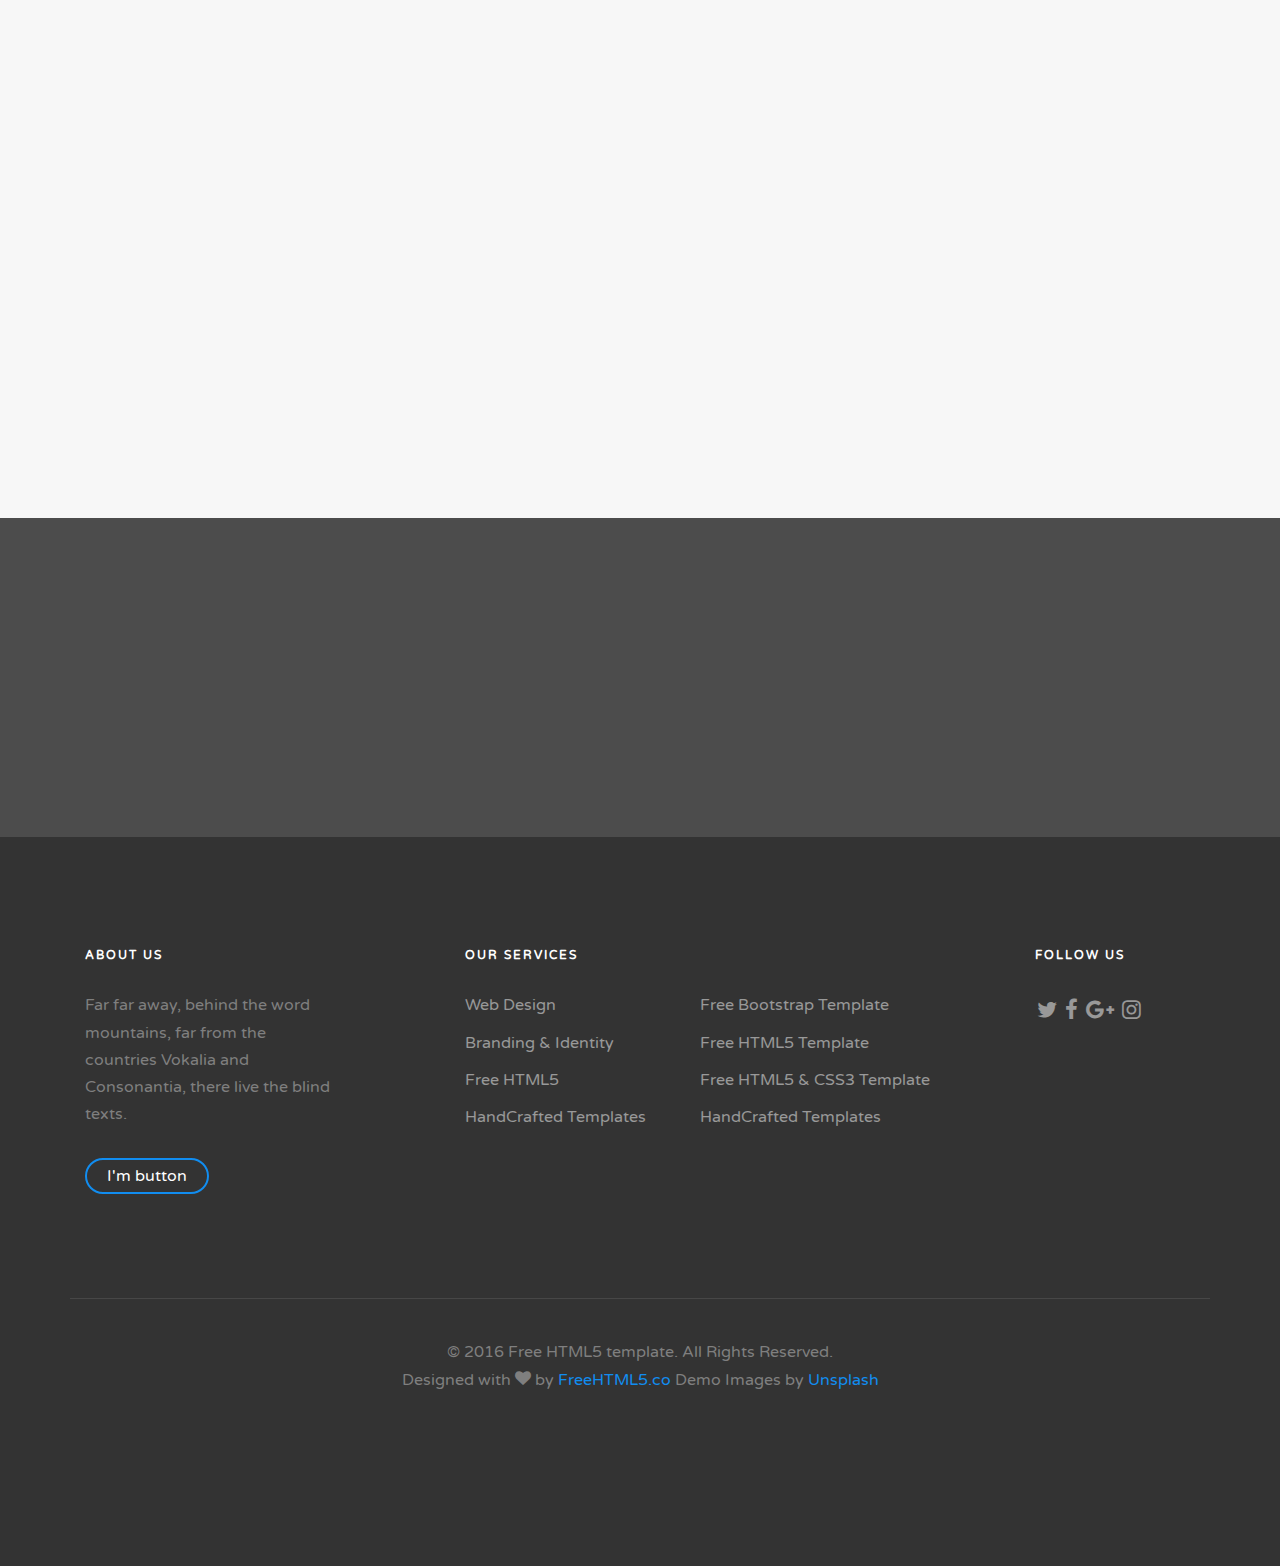
<file: site-viz/estate/index.html>
<!DOCTYPE html>
<!--[if lt IE 7]>      <html class="no-js lt-ie9 lt-ie8 lt-ie7"> <![endif]-->
<!--[if IE 7]>         <html class="no-js lt-ie9 lt-ie8"> <![endif]-->
<!--[if IE 8]>         <html class="no-js lt-ie9"> <![endif]-->
<!--[if gt IE 8]><!--> <html class="no-js"> <!--<![endif]-->
	<head>
	<meta charset="utf-8">
	<meta http-equiv="X-UA-Compatible" content="IE=edge">
	<title>Estate &mdash; Free HTML5 Bootstrap Website Template by FreeHTML5.co</title>
	<meta name="viewport" content="width=device-width, initial-scale=1">
	<meta name="description" content="Free HTML5 Website Template by FreeHTML5.co" />
	<meta name="keywords" content="free website templates, free html5, free template, free bootstrap, free website template, html5, css3, mobile first, responsive" />
	<meta name="author" content="FreeHTML5.co" />

  <!-- 
	//////////////////////////////////////////////////////

	FREE HTML5 TEMPLATE 
	DESIGNED & DEVELOPED by FreeHTML5.co
		
	Website: 		http://freehtml5.co/
	Email: 			info@freehtml5.co
	Twitter: 		http://twitter.com/fh5co
	Facebook: 		https://www.facebook.com/fh5co

	//////////////////////////////////////////////////////
	 -->

  	<!-- Facebook and Twitter integration -->
	<meta property="og:title" content=""/>
	<meta property="og:image" content=""/>
	<meta property="og:url" content=""/>
	<meta property="og:site_name" content=""/>
	<meta property="og:description" content=""/>
	<meta name="twitter:title" content="" />
	<meta name="twitter:image" content="" />
	<meta name="twitter:url" content="" />
	<meta name="twitter:card" content="" />

	<!-- Place favicon.ico and apple-touch-icon.png in the root directory -->
	<link rel="shortcut icon" href="favicon.ico">
	<link href='https://fonts.googleapis.com/css?family=Varela+Round' rel='stylesheet' type='text/css'>
	<!-- <link href='https://fonts.googleapis.com/css?family=Open+Sans:400,300,600,400italic,700' rel='stylesheet' type='text/css'> -->
	
	<!-- Animate.css -->
	<link rel="stylesheet" href="css/animate.css">
	<!-- Icomoon Icon Fonts-->
	<link rel="stylesheet" href="css/icomoon.css">
	<!-- Bootstrap  -->
	<link rel="stylesheet" href="css/bootstrap.css">
	<!-- Flexslider  -->
	<link rel="stylesheet" href="css/flexslider.css">
	<!-- Theme style  -->
	<link rel="stylesheet" href="css/style.css">

	<!-- Modernizr JS -->
	<script src="js/modernizr-2.6.2.min.js"></script>
	<!-- FOR IE9 below -->
	<!--[if lt IE 9]>
	<script src="js/respond.min.js"></script>
	<![endif]-->

	</head>
	<body>
	
	
	<div id="fh5co-page">
	<header id="fh5co-header" role="banner">
		<div class="container">
			<div class="row">
				<div class="header-inner">
					<h1><a href="index.html">Estate<span>.</span></a></h1>
					<nav role="navigation">
						<ul>
							<li><a href="buy.html">Buy</a></li>
							<li><a href="rent.html">Rent</a></li>
							<li><a href="properties.html">Properties</a></li>
							<li class="call"><a href="tel://123456789"><i class="icon-phone"></i> +1 123 456 789</a></li>
							<li class="cta"><a href="contact.html">Contact us</a></li>
						</ul>
					</nav>
				</div>
			</div>
		</div>
	</header>
	

	<aside id="fh5co-hero" clsas="js-fullheight">
		<div class="flexslider js-fullheight">
			<ul class="slides">
		   	<li style="background-image: url(images/slide_1.jpg);">
		   		<div class="container">
		   			<div class="col-md-12 text-center js-fullheight fh5co-property-brief slider-text">
		   				<div class="fh5co-property-brief-inner">
		   					<div class="fh5co-box">
		   						
		   						<h3><a href="#">Villa In Hialeah, Dade County</a></h3>
		   						<div class="price-status">
                             	<span class="price">$540,000 <a href="#" class="tag">For Sale</a></span>
	                        </div>
	                        <p>Lorem ipsum dolor sit amet consectetur adipisicing elit. Neque dicta magni amet atque doloremque velit unde adipisci omnis hic quaerat.</p>

	                        <p class="fh5co-property-specification">
                        		<span><strong>3500</strong> Sq Ft</span>  <span><strong>3</strong> Beds</span>  <span><strong>3.5</strong> Baths</span>  <span><strong>2</strong> Garages</span>
                        	</p>

	                        <p><a href="#" class="btn btn-primary">Learn more</a></p>
									
	                        
	   						</div>
		   				</div>
		   			</div>
		   		</div>
		   	</li>
		   	<li style="background-image: url(images/slide_2.jpg);">
		   		<div class="container">
		   			<div class="col-md-12 text-center js-fullheight fh5co-property-brief slider-text">
		   				<div class="fh5co-property-brief-inner">
		   					<div class="fh5co-box">
		   						<h3><a href="#">15 Apartments Of Type B</a></h3>
		   						<div class="price-status">
                             	<span class="price">$2,200<span class="per">/Month</span> <a href="#" class="tag">For Rent</a></span>
	                        </div>
	                        <p>Lorem ipsum dolor sit amet consectetur adipisicing elit. Neque dicta magni amet atque doloremque velit unde adipisci omnis hic quaerat.</p>
	                        <p class="fh5co-property-specification">
                        		<span><strong>3500</strong> Sq Ft</span>  <span><strong>3</strong> Beds</span>  <span><strong>3.5</strong> Baths</span>  <span><strong>2</strong> Garages</span>
                        	</p>
	                        <p><a href="#" class="btn btn-primary">Learn more</a></p>
	   						</div>
		   				</div>
		   			</div>
		   		</div>
		   	</li>
				<li style="background-image: url(images/slide_3.jpg);">
		   		<div class="container">
		   			<div class="col-md-12 text-center js-fullheight fh5co-property-brief slider-text">
		   				<div class="fh5co-property-brief-inner">
		   					<div class="fh5co-box">
		   						<h3><a href="#">401 Biscayne Boulevard, Miami</a></h3>
		   						<div class="price-status">
                             	<span class="price">$1,540,000 <a href="#" class="tag">For Sale</a></span>
	                        </div>
	                        <p>Lorem ipsum dolor sit amet consectetur adipisicing elit. Neque dicta magni amet atque doloremque velit unde adipisci omnis hic quaerat.</p>
	                        <p class="fh5co-property-specification">
                        		<span><strong>3500</strong> Sq Ft</span>  <span><strong>3</strong> Beds</span>  <span><strong>3.5</strong> Baths</span>  <span><strong>2</strong> Garages</span>
                        	</p>
	                        <p><a href="#" class="btn btn-primary">Learn more</a></p>


	   						</div>
		   				</div>
		   			</div>
		   		</div>
		   	</li>
		   	
		  	</ul>
	  	</div>
	</aside>
	<div id="best-deal">
		<div class="container">
			<div class="row">
				<div class="col-md-8 col-md-offset-2 text-center fh5co-heading animate-box" data-animate-effect="fadeIn">
					<h2>We are Offering the Best Real Estate Deals</h2>
					<p>Far far away, behind the word mountains, far from the countries Vokalia and Consonantia, there live the blind texts. </p>
				</div>
				<div class="col-md-4 item-block animate-box" data-animate-effect="fadeIn">


					<div class="fh5co-property">
						<figure>
							<img src="images/slide_3.jpg" alt="Free Website Templates FreeHTML5.co" class="img-responsive">
							<a href="#" class="tag">For Sale</a>
						</figure>
						<div class="fh5co-property-innter">
							<h3><a href="#">Villa In Hialeah, Dade County</a></h3>
							<div class="price-status">
		                 	<span class="price">$540,000 </span>
		               </div>
		               <p>Lorem ipsum dolor sit amet consectetur adipisicing elit. Neque dicta magni amet atque doloremque velit unde adipisci omnis hic quaerat.</p>
	            	</div>
	            	<p class="fh5co-property-specification">
	            		<span><strong>3500</strong> Sq Ft</span>  <span><strong>3</strong> Beds</span>  <span><strong>3.5</strong> Baths</span>  <span><strong>2</strong> Garages</span>
	            	</p>
					</div>

					
				</div>
				<div class="col-md-4 item-block animate-box" data-animate-effect="fadeIn">

					<div class="fh5co-property">
						<figure>
							<img src="images/slide_2.jpg" alt="Free Website Templates FreeHTML5.co" class="img-responsive">
							<a href="#" class="tag">For Rent</a>
						</figure>
						<div class="fh5co-property-innter">
							<h3><a href="#">15 Apartments Of Type B</a></h3>
							<div class="price-status">
		                 	<span class="price">$2,000<span class="per">/month</span> </span>
		               </div>
		               <p>Lorem ipsum dolor sit amet consectetur adipisicing elit. Neque dicta magni amet atque doloremque velit unde adipisci omnis hic quaerat.</p>
	            	</div>
	            	<p class="fh5co-property-specification">
	            		<span><strong>3500</strong> Sq Ft</span>  <span><strong>3</strong> Beds</span>  <span><strong>3.5</strong> Baths</span>  <span><strong>2</strong> Garages</span>
	            	</p>
					</div>
					
				</div>
				<div class="col-md-4 item-block animate-box" data-animate-effect="fadeIn">

					<div class="fh5co-property">
						<figure>
							<img src="images/slide_1.jpg" alt="Free Website Templates FreeHTML5.co" class="img-responsive">
							<a href="#" class="tag">For Sale</a>
						</figure>
						<div class="fh5co-property-innter">
							<h3><a href="#">401 Biscayne Boulevard, Miami</a></h3>
							<div class="price-status">
		                 	<span class="price">$1,540,000</span>
		               </div>
		               <p>Lorem ipsum dolor sit amet consectetur adipisicing elit. Neque dicta magni amet atque doloremque velit unde adipisci omnis hic quaerat.</p>
	            	</div>
	            	<p class="fh5co-property-specification">
	            		<span><strong>3500</strong> Sq Ft</span>  <span><strong>3</strong> Beds</span>  <span><strong>3.5</strong> Baths</span>  <span><strong>2</strong> Garages</span>
	            	</p>
					</div>
				</div>


			</div>
		</div>
	</div>

	
	<div class="fh5co-section-with-image">
		
		<img src="images/image_1.jpg" alt="" class="img-responsive">
		<div class="fh5co-box animate-box">
			<h2>Security, Comfort, &amp; Convenience</h2>
			<p>Lorem ipsum dolor sit amet consectetur adipisicing elit. Neque dicta magni amet atque doloremque velit unde adipisci omnis hic quaerat.</p>
			<p><a href="#" class="btn btn-primary btn-outline with-arrow">Get started <i class="icon-arrow-right"></i></a></p>
		</div>
		
	</div>

	<div id="fh5co-testimonial">
		<div class="container">
			<div class="row">
				<div class="col-md-6 col-md-offset-3 text-center fh5co-heading animate-box" data-animate-effect="fadeIn">
					<h2>Happy Clients</h2>
					<p>Far far away, behind the word mountains, far from the countries Vokalia and Consonantia, there live the blind texts. </p>
				</div>
				<div class="col-md-4 text-center item-block animate-box" data-animate-effect="fadeIn">
					<blockquote>
						<p>&ldquo; She packed her seven versalia, put her initial into the belt and made herself on the way. When she reached the first hills of the Italic Mountains, she had a last view back on the skyline of her hometown Bookmarksgrove, the headline of. &rdquo;</p>
						<p><span class="fh5co-author"><cite>Jason Davidson</cite></span><i class="icon twitter-color icon-twitter pull-right"></i></p>

					</blockquote>
				</div>
				<div class="col-md-4 text-center item-block animate-box" data-animate-effect="fadeIn">
					<blockquote>
						<p>&ldquo; Alphabet Village and the subline of her own road, the Line Lane. Pityful a rethoric question ran over her cheek, then she continued her way. She had a last view back on the skyline of her hometown Bookmarksgrove, the headline of. &rdquo;</p>
						<p><span class="fh5co-author"><cite>Kyle Smith</cite></span><i class="icon googleplus-color icon-google-plus pull-right"></i></p>
					</blockquote>
				</div>
				<div class="col-md-4 text-center item-block animate-box" data-animate-effect="fadeIn">
						
					<blockquote>
						<p>&ldquo; The Big Oxmox advised her not to do so, because there were thousands of bad Commas, wild Question Marks and devious Semikoli, but the Little Blind Text didn’t listen. S	he had a last view back on the skyline of her hometown Bookmarksgrove. &rdquo;</p>
						<p><span class="fh5co-author"><cite>Rick Cook</cite></span><i class="icon facebook-color icon-facebook pull-right"></i></p>
					</blockquote>
				</div>
			</div>
		</div>
	</div>


	<div id="fh5co-agents">
		<div class="container">
			<div class="row">
				<div class="col-md-6 col-md-offset-3 text-center fh5co-heading white animate-box" data-animate-effect="fadeIn">
					<h2>Our Trusted Agents</h2>
					<p>Far far away, behind the word mountains, far from the countries Vokalia and Consonantia, there live the blind texts. </p>
				</div>
				<div class="col-md-4 text-center item-block animate-box" data-animate-effect="fadeIn">

					<div class="fh5co-agent">
						<figure>
							<img src="images/testimonial_person2.jpg" alt="Free Website Template by FreeHTML5.co">
						</figure>
						<h3>John Doe</h3>
						<p>Veniam laudantium rem odio quod, beatae voluptates natus animi fugiat provident voluptatibus. Debitis assumenda, possimus ducimus omnis.</p>
						<p><a href="#" class="btn btn-primary btn-outline">Contact Me</a></p>
					</div>
					
				</div>
				<div class="col-md-4 text-center item-block animate-box" data-animate-effect="fadeIn">
					<div class="fh5co-agent">
						<figure>
							<img src="images/testimonial_person3.jpg" alt="Free Website Template by FreeHTML5.co">
						</figure>
						<h3>John Doe</h3>
						<p>Veniam laudantium rem odio quod, beatae voluptates natus animi fugiat provident voluptatibus. Debitis assumenda, possimus ducimus omnis.</p>
						<p><a href="#" class="btn btn-primary btn-outline">Contact Me</a></p>
					</div>
				</div>
				<div class="col-md-4 text-center item-block animate-box" data-animate-effect="fadeIn">
					<div class="fh5co-agent">
						<figure>
							<img src="images/testimonial_person4.jpg" alt="Free Website Template by FreeHTML5.co">
						</figure>
						<h3>John Doe</h3>
						<p>Veniam laudantium rem odio quod, beatae voluptates natus animi fugiat provident voluptatibus. Debitis assumenda, possimus ducimus omnis.</p>
						<p><a href="#" class="btn btn-primary btn-outline">Contact Me</a></p>
					</div>
				</div>
			</div>
		</div>
	</div>
	

	<div id="fh5co-blog">
		<div class="container">
			<div class="row">
				<div class="col-md-6 col-md-offset-3 text-center fh5co-heading animate-box" data-animate-effect="fadeIn">
					<h2>Latest <em>from</em> Blog</h2>
					<p>Far far away, behind the word mountains, far from the countries Vokalia and Consonantia, there live the blind texts. </p>
				</div>
			</div>
		</div>
		<div class="container">
			<div class="row">
				<div class="col-md-4 animate-box" data-animate-effect="fadeIn">
					<a class="fh5co-entry" href="#">
						<figure>
						<img src="images/slide_4.jpg" alt="Free Website Template, Free HTML5 Bootstrap Template" class="img-responsive">
						</figure>
						<div class="fh5co-copy">
							<h3>We Create Awesome Free Templates</h3>
							<span class="fh5co-date">June 8, 2016</span>
							<p>Far far away, behind the word mountains, far from the countries Vokalia and Consonantia, there live the blind texts. </p>
						</div>
					</a>
				</div>
				<div class="col-md-4 animate-box" data-animate-effect="fadeIn">
					<a class="fh5co-entry" href="#">
						<figure>
						<img src="images/slide_5.jpg" alt="Free Website Template, Free HTML5 Bootstrap Template" class="img-responsive">
						</figure>
						<div class="fh5co-copy">
							<h3>Handcrafted Using CSS3 &amp; HTML5</h3>
							<span class="fh5co-date">June 8, 2016</span>
							<p>Far far away, behind the word mountains, far from the countries Vokalia and Consonantia, there live the blind texts. </p>
						</div>
					</a>
				</div>
				<div class="col-md-4 animate-box" data-animate-effect="fadeIn">
					<a class="fh5co-entry" href="#">
						<figure>
						<img src="images/slide_6.jpg" alt="Free Website Template, Free HTML5 Bootstrap Template" class="img-responsive">
						</figure>
						<div class="fh5co-copy">
							<h3>We Try To Update The Site Everyday</h3>
							<span class="fh5co-date">June 8, 2016</span>
							<p>Far far away, behind the word mountains, far from the countries Vokalia and Consonantia, there live the blind texts. </p>
						</div>
					</a>
				</div>
				<div class="col-md-12 text-center animate-box" data-animate-effect="fadeIn">
					<p><a href="#" class="btn btn-primary btn-outline with-arrow">View More Posts <i class="icon-arrow-right"></i></a></p>
				</div>
			</div>
		</div>	
	</div>

	<div class="fh5co-cta" style="background-image: url(images/slide_4.jpg);">
		<div class="overlay"></div>
		<div class="container">
			<div class="col-md-12 text-center animate-box" data-animate-effect="fadeIn">
				<h3>We Try To Update The Site Everyday</h3>
				<p><a href="#" class="btn btn-primary btn-outline with-arrow">Get started now! <i class="icon-arrow-right"></i></a></p>
			</div>
		</div>
	</div>

	
	<footer id="fh5co-footer" role="contentinfo">
	
		<div class="container">
			<div class="col-md-3 col-sm-12 col-sm-push-0 col-xs-12 col-xs-push-0">
				<h3>About Us</h3>
				<p>Far far away, behind the word mountains, far from the countries Vokalia and Consonantia, there live the blind texts. </p>
				<p><a href="#" class="btn btn-primary btn-outline with-arrow btn-sm">I'm button <i class="icon-arrow-right"></i></a></p>
			</div>
			<div class="col-md-6 col-md-push-1 col-sm-12 col-sm-push-0 col-xs-12 col-xs-push-0">
				<h3>Our Services</h3>
				<ul class="float">
					<li><a href="#">Web Design</a></li>
					<li><a href="#">Branding &amp; Identity</a></li>
					<li><a href="#">Free HTML5</a></li>
					<li><a href="#">HandCrafted Templates</a></li>
				</ul>
				<ul class="float">
					<li><a href="#">Free Bootstrap Template</a></li>
					<li><a href="#">Free HTML5 Template</a></li>
					<li><a href="#">Free HTML5 &amp; CSS3 Template</a></li>
					<li><a href="#">HandCrafted Templates</a></li>
				</ul>

			</div>

			<div class="col-md-2 col-md-push-1 col-sm-12 col-sm-push-0 col-xs-12 col-xs-push-0">
				<h3>Follow Us</h3>
				<ul class="fh5co-social">
					<li><a href="#"><i class="icon-twitter"></i></a></li>
					<li><a href="#"><i class="icon-facebook"></i></a></li>
					<li><a href="#"><i class="icon-google-plus"></i></a></li>
					<li><a href="#"><i class="icon-instagram"></i></a></li>
				</ul>
			</div>
			
			
			<div class="col-md-12 fh5co-copyright text-center">
				<p>&copy; 2016 Free HTML5 template. All Rights Reserved. <span>Designed with <i class="icon-heart"></i> by <a href="http://freehtml5.co/" target="_blank">FreeHTML5.co</a> Demo Images by <a href="http://unsplash.com/" target="_blank">Unsplash</a></span></p>	
			</div>
			
		</div>
	</footer>
	</div>
	
	
	<!-- jQuery -->
	<script src="js/jquery.min.js"></script>
	<!-- jQuery Easing -->
	<script src="js/jquery.easing.1.3.js"></script>
	<!-- Bootstrap -->
	<script src="js/bootstrap.min.js"></script>
	<!-- Waypoints -->
	<script src="js/jquery.waypoints.min.js"></script>
	<!-- Flexslider -->
	<script src="js/jquery.flexslider-min.js"></script>

	<!-- MAIN JS -->
	<script src="js/main.js"></script>

	</body>
</html>
</file>
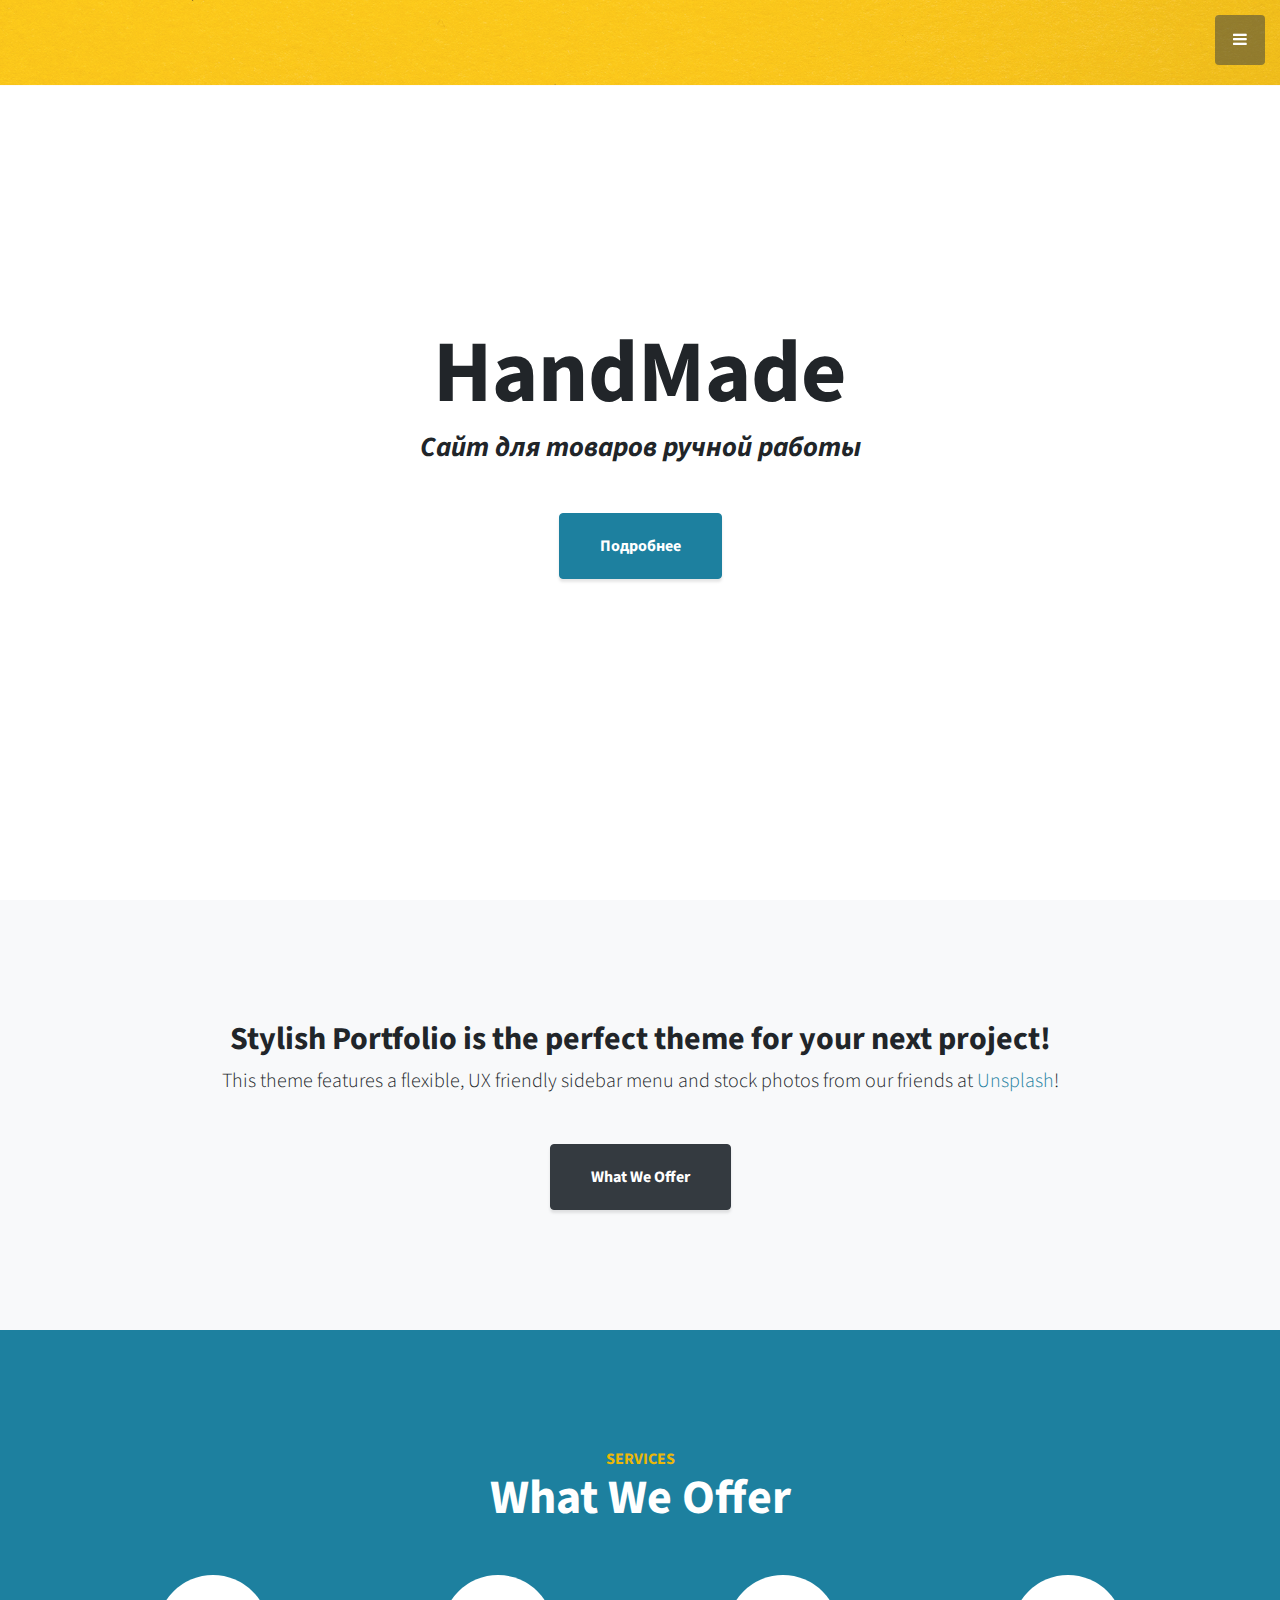
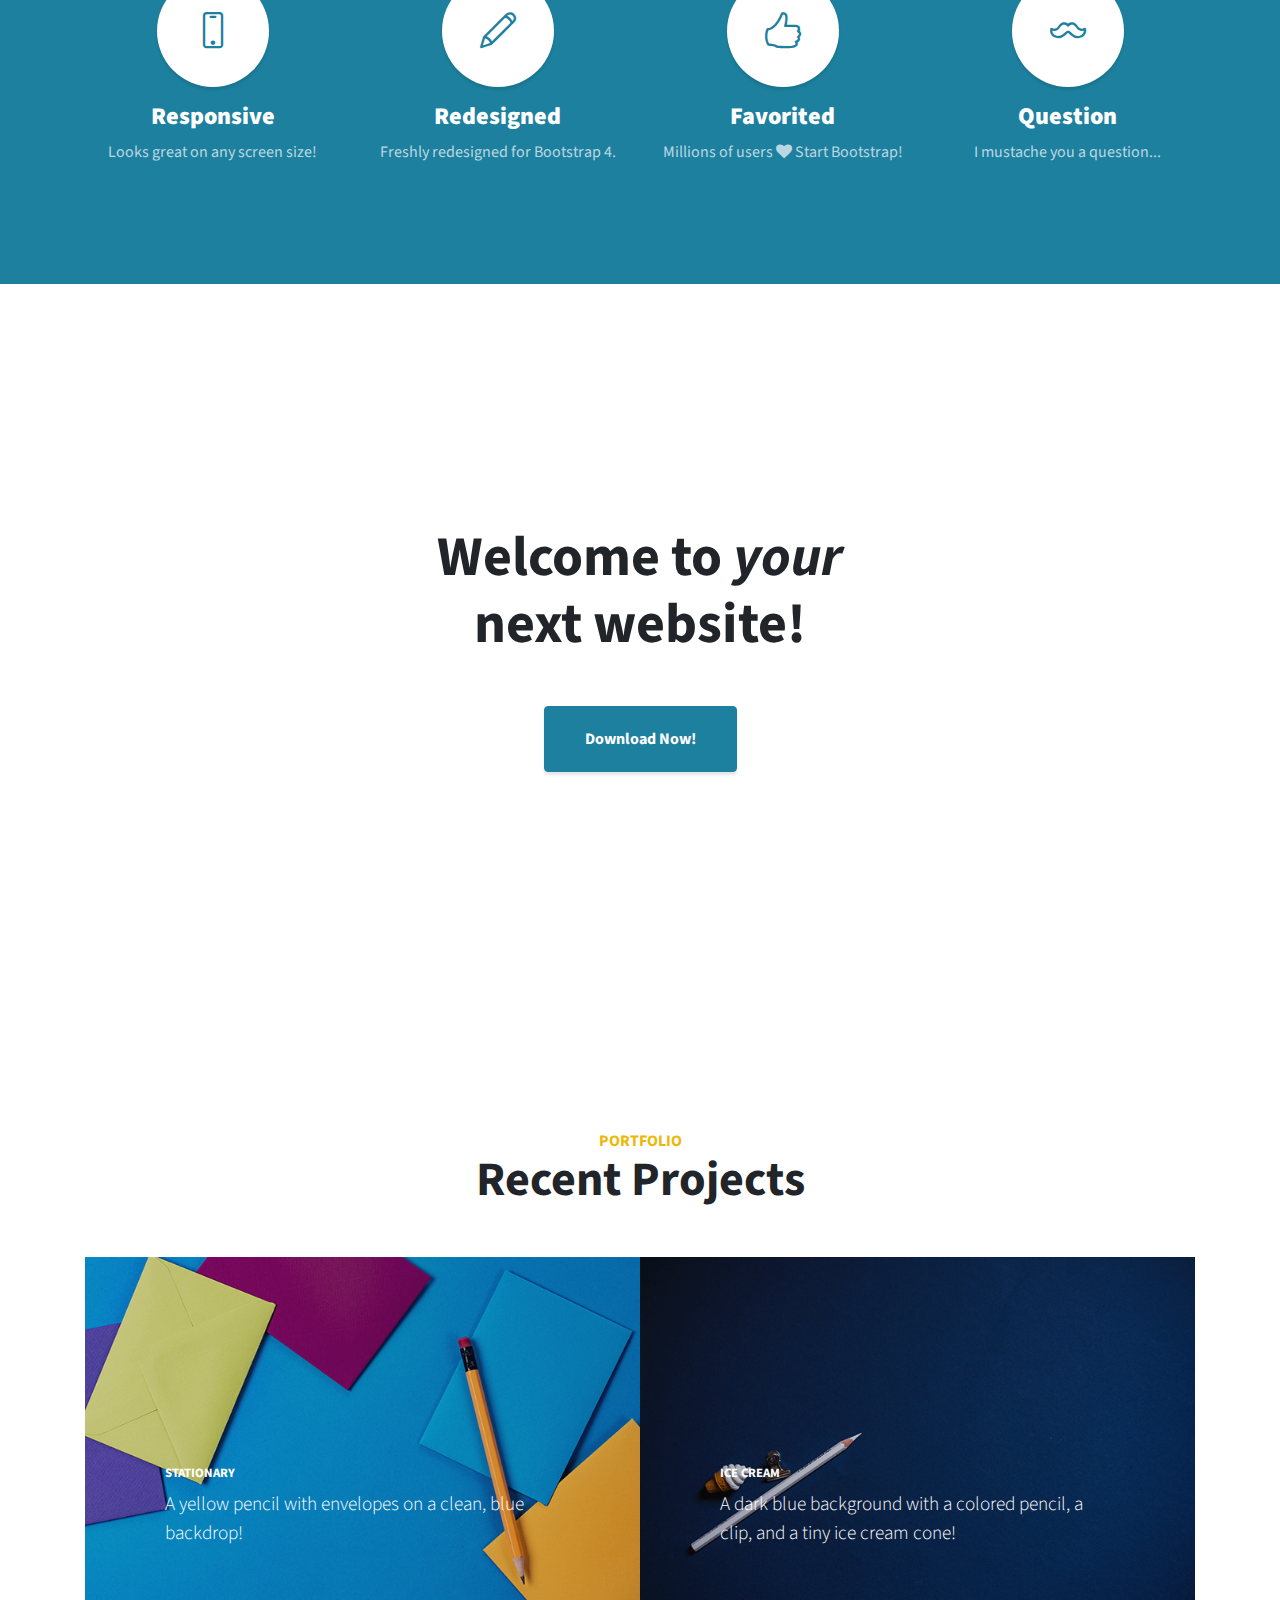
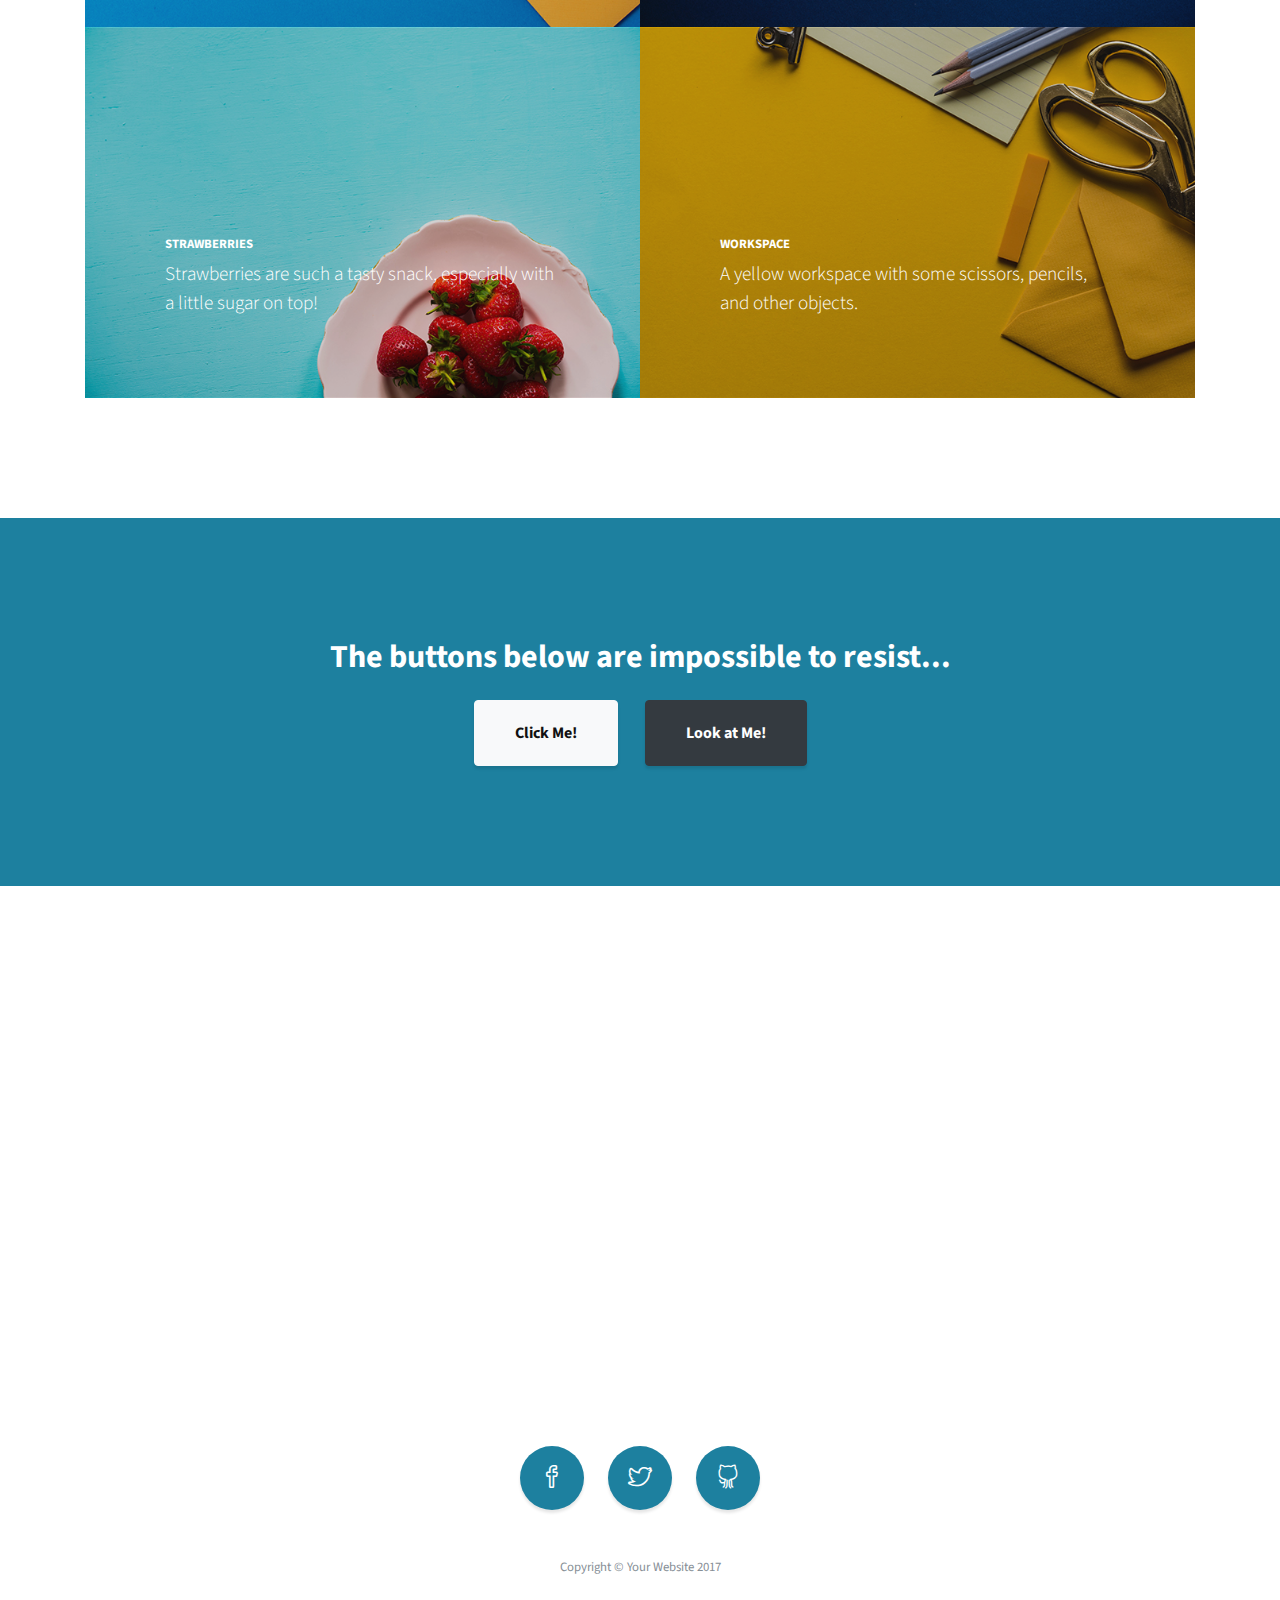
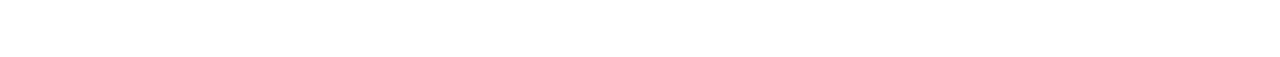
<file: site-viz/hand/index.html>
<!DOCTYPE html>
<html lang="en">

  <head>

    <meta charset="utf-8">
    <meta name="viewport" content="width=device-width, initial-scale=1, shrink-to-fit=no">
    <meta name="description" content="">
    <meta name="author" content="">

    <title>Stylish Portfolio - Start Bootstrap Template</title>

    <!-- Bootstrap Core CSS -->
    <link href="vendor/bootstrap/css/bootstrap.min.css" rel="stylesheet">

    <!-- Custom Fonts -->
    <link href="vendor/font-awesome/css/font-awesome.min.css" rel="stylesheet" type="text/css">
    <link href="https://fonts.googleapis.com/css?family=Source+Sans+Pro:300,400,700,300italic,400italic,700italic" rel="stylesheet" type="text/css">
    <link href="vendor/simple-line-icons/css/simple-line-icons.css" rel="stylesheet">

    <!-- Custom CSS -->
    <link href="css/stylish-portfolio.min.css" rel="stylesheet">

  </head>

  <body id="page-top">
    <!-- Navigation -->
    <a class="menu-toggle rounded" href="#">
      <i class="fa fa-bars"></i>
    </a>
    <nav id="sidebar-wrapper">
      <ul class="sidebar-nav">
        <li class="sidebar-brand">
          <a class="js-scroll-trigger" href="#page-top">Start Bootstrap</a>
        </li>
        <li class="sidebar-nav-item">
          <a class="js-scroll-trigger" href="#page-top">Home</a>
        </li>
        <li class="sidebar-nav-item">
          <a class="js-scroll-trigger" href="#about">About</a>
        </li>
        <li class="sidebar-nav-item">
          <a class="js-scroll-trigger" href="#services">Services</a>
        </li>
        <li class="sidebar-nav-item">
          <a class="js-scroll-trigger" href="#portfolio">Portfolio</a>
        </li>
        <li class="sidebar-nav-item">
          <a class="js-scroll-trigger" href="#contact">Contact</a>
        </li>
      </ul>
    </nav>

    <!-- Header -->
    <header class="masthead d-flex">
      <div class="container text-center my-auto">
        <h1 class="mb-1">HandMade</h1>
        <h3 class="mb-5">
          <em>Сайт для товаров ручной работы</em>
        </h3>
        <a class="btn btn-primary btn-xl js-scroll-trigger" href="#about">Подробнее</a>
      </div>
      <div class="overlay"></div>
    </header>

    <!-- About -->
    <section class="content-section bg-light" id="about">
      <div class="container text-center">
        <div class="row">
          <div class="col-lg-10 mx-auto">
            <h2>Stylish Portfolio is the perfect theme for your next project!</h2>
            <p class="lead mb-5">This theme features a flexible, UX friendly sidebar menu and stock photos from our friends at
              <a href="https://unsplash.com/">Unsplash</a>!</p>
            <a class="btn btn-dark btn-xl js-scroll-trigger" href="#services">What We Offer</a>
          </div>
        </div>
      </div>
    </section>

    <!-- Services -->
    <section class="content-section bg-primary text-white text-center" id="services">
      <div class="container">
        <div class="content-section-heading">
          <h3 class="text-secondary mb-0">Services</h3>
          <h2 class="mb-5">What We Offer</h2>
        </div>
        <div class="row">
          <div class="col-lg-3 col-md-6 mb-5 mb-lg-0">
            <span class="service-icon rounded-circle mx-auto mb-3">
              <i class="icon-screen-smartphone"></i>
            </span>
            <h4>
              <strong>Responsive</strong>
            </h4>
            <p class="text-faded mb-0">Looks great on any screen size!</p>
          </div>
          <div class="col-lg-3 col-md-6 mb-5 mb-lg-0">
            <span class="service-icon rounded-circle mx-auto mb-3">
              <i class="icon-pencil"></i>
            </span>
            <h4>
              <strong>Redesigned</strong>
            </h4>
            <p class="text-faded mb-0">Freshly redesigned for Bootstrap 4.</p>
          </div>
          <div class="col-lg-3 col-md-6 mb-5 mb-md-0">
            <span class="service-icon rounded-circle mx-auto mb-3">
              <i class="icon-like"></i>
            </span>
            <h4>
              <strong>Favorited</strong>
            </h4>
            <p class="text-faded mb-0">Millions of users
              <i class="fa fa-heart"></i>
              Start Bootstrap!</p>
          </div>
          <div class="col-lg-3 col-md-6">
            <span class="service-icon rounded-circle mx-auto mb-3">
              <i class="icon-mustache"></i>
            </span>
            <h4>
              <strong>Question</strong>
            </h4>
            <p class="text-faded mb-0">I mustache you a question...</p>
          </div>
        </div>
      </div>
    </section>

    <!-- Callout -->
    <section class="callout">
      <div class="container text-center">
        <h2 class="mx-auto mb-5">Welcome to
          <em>your</em>
          next website!</h2>
        <a class="btn btn-primary btn-xl" href="https://startbootstrap.com/template-overviews/stylish-portfolio/">Download Now!</a>
      </div>
    </section>

    <!-- Portfolio -->
    <section class="content-section" id="portfolio">
      <div class="container">
        <div class="content-section-heading text-center">
          <h3 class="text-secondary mb-0">Portfolio</h3>
          <h2 class="mb-5">Recent Projects</h2>
        </div>
        <div class="row no-gutters">
          <div class="col-lg-6">
            <a class="portfolio-item" href="#">
              <span class="caption">
                <span class="caption-content">
                  <h2>Stationary</h2>
                  <p class="mb-0">A yellow pencil with envelopes on a clean, blue backdrop!</p>
                </span>
              </span>
              <img class="img-fluid" src="img/portfolio-1.jpg" alt="">
            </a>
          </div>
          <div class="col-lg-6">
            <a class="portfolio-item" href="#">
              <span class="caption">
                <span class="caption-content">
                  <h2>Ice Cream</h2>
                  <p class="mb-0">A dark blue background with a colored pencil, a clip, and a tiny ice cream cone!</p>
                </span>
              </span>
              <img class="img-fluid" src="img/portfolio-2.jpg" alt="">
            </a>
          </div>
          <div class="col-lg-6">
            <a class="portfolio-item" href="#">
              <span class="caption">
                <span class="caption-content">
                  <h2>Strawberries</h2>
                  <p class="mb-0">Strawberries are such a tasty snack, especially with a little sugar on top!</p>
                </span>
              </span>
              <img class="img-fluid" src="img/portfolio-3.jpg" alt="">
            </a>
          </div>
          <div class="col-lg-6">
            <a class="portfolio-item" href="#">
              <span class="caption">
                <span class="caption-content">
                  <h2>Workspace</h2>
                  <p class="mb-0">A yellow workspace with some scissors, pencils, and other objects.</p>
                </span>
              </span>
              <img class="img-fluid" src="img/portfolio-4.jpg" alt="">
            </a>
          </div>
        </div>
      </div>
    </section>

    <!-- Call to Action -->
    <section class="content-section bg-primary text-white">
      <div class="container text-center">
        <h2 class="mb-4">The buttons below are impossible to resist...</h2>
        <a href="#" class="btn btn-xl btn-light mr-4">Click Me!</a>
        <a href="#" class="btn btn-xl btn-dark">Look at Me!</a>
      </div>
    </section>

    <!-- Map -->
    <section id="contact" class="map">
      <iframe width="100%" height="100%" frameborder="0" scrolling="no" marginheight="0" marginwidth="0" src="https://maps.google.com/maps?f=q&amp;source=s_q&amp;hl=en&amp;geocode=&amp;q=Twitter,+Inc.,+Market+Street,+San+Francisco,+CA&amp;aq=0&amp;oq=twitter&amp;sll=28.659344,-81.187888&amp;sspn=0.128789,0.264187&amp;ie=UTF8&amp;hq=Twitter,+Inc.,+Market+Street,+San+Francisco,+CA&amp;t=m&amp;z=15&amp;iwloc=A&amp;output=embed"></iframe>
      <br/>
      <small>
        <a href="https://maps.google.com/maps?f=q&amp;source=embed&amp;hl=en&amp;geocode=&amp;q=Twitter,+Inc.,+Market+Street,+San+Francisco,+CA&amp;aq=0&amp;oq=twitter&amp;sll=28.659344,-81.187888&amp;sspn=0.128789,0.264187&amp;ie=UTF8&amp;hq=Twitter,+Inc.,+Market+Street,+San+Francisco,+CA&amp;t=m&amp;z=15&amp;iwloc=A"></a>
      </small>
    </section>

    <!-- Footer -->
    <footer class="footer text-center">
      <div class="container">
        <ul class="list-inline mb-5">
          <li class="list-inline-item">
            <a class="social-link rounded-circle text-white mr-3" href="#">
              <i class="icon-social-facebook"></i>
            </a>
          </li>
          <li class="list-inline-item">
            <a class="social-link rounded-circle text-white mr-3" href="#">
              <i class="icon-social-twitter"></i>
            </a>
          </li>
          <li class="list-inline-item">
            <a class="social-link rounded-circle text-white" href="#">
              <i class="icon-social-github"></i>
            </a>
          </li>
        </ul>
        <p class="text-muted small mb-0">Copyright &copy; Your Website 2017</p>
      </div>
    </footer>

    <!-- Scroll to Top Button-->
    <a class="scroll-to-top rounded js-scroll-trigger" href="#page-top">
      <i class="fa fa-angle-up"></i>
    </a>

    <!-- Bootstrap core JavaScript -->
    <script src="vendor/jquery/jquery.min.js"></script>
    <script src="vendor/bootstrap/js/bootstrap.bundle.min.js"></script>

    <!-- Plugin JavaScript -->
    <script src="vendor/jquery-easing/jquery.easing.min.js"></script>

    <!-- Custom scripts for this template -->
    <script src="js/stylish-portfolio.min.js"></script>

  </body>

</html>
</file>
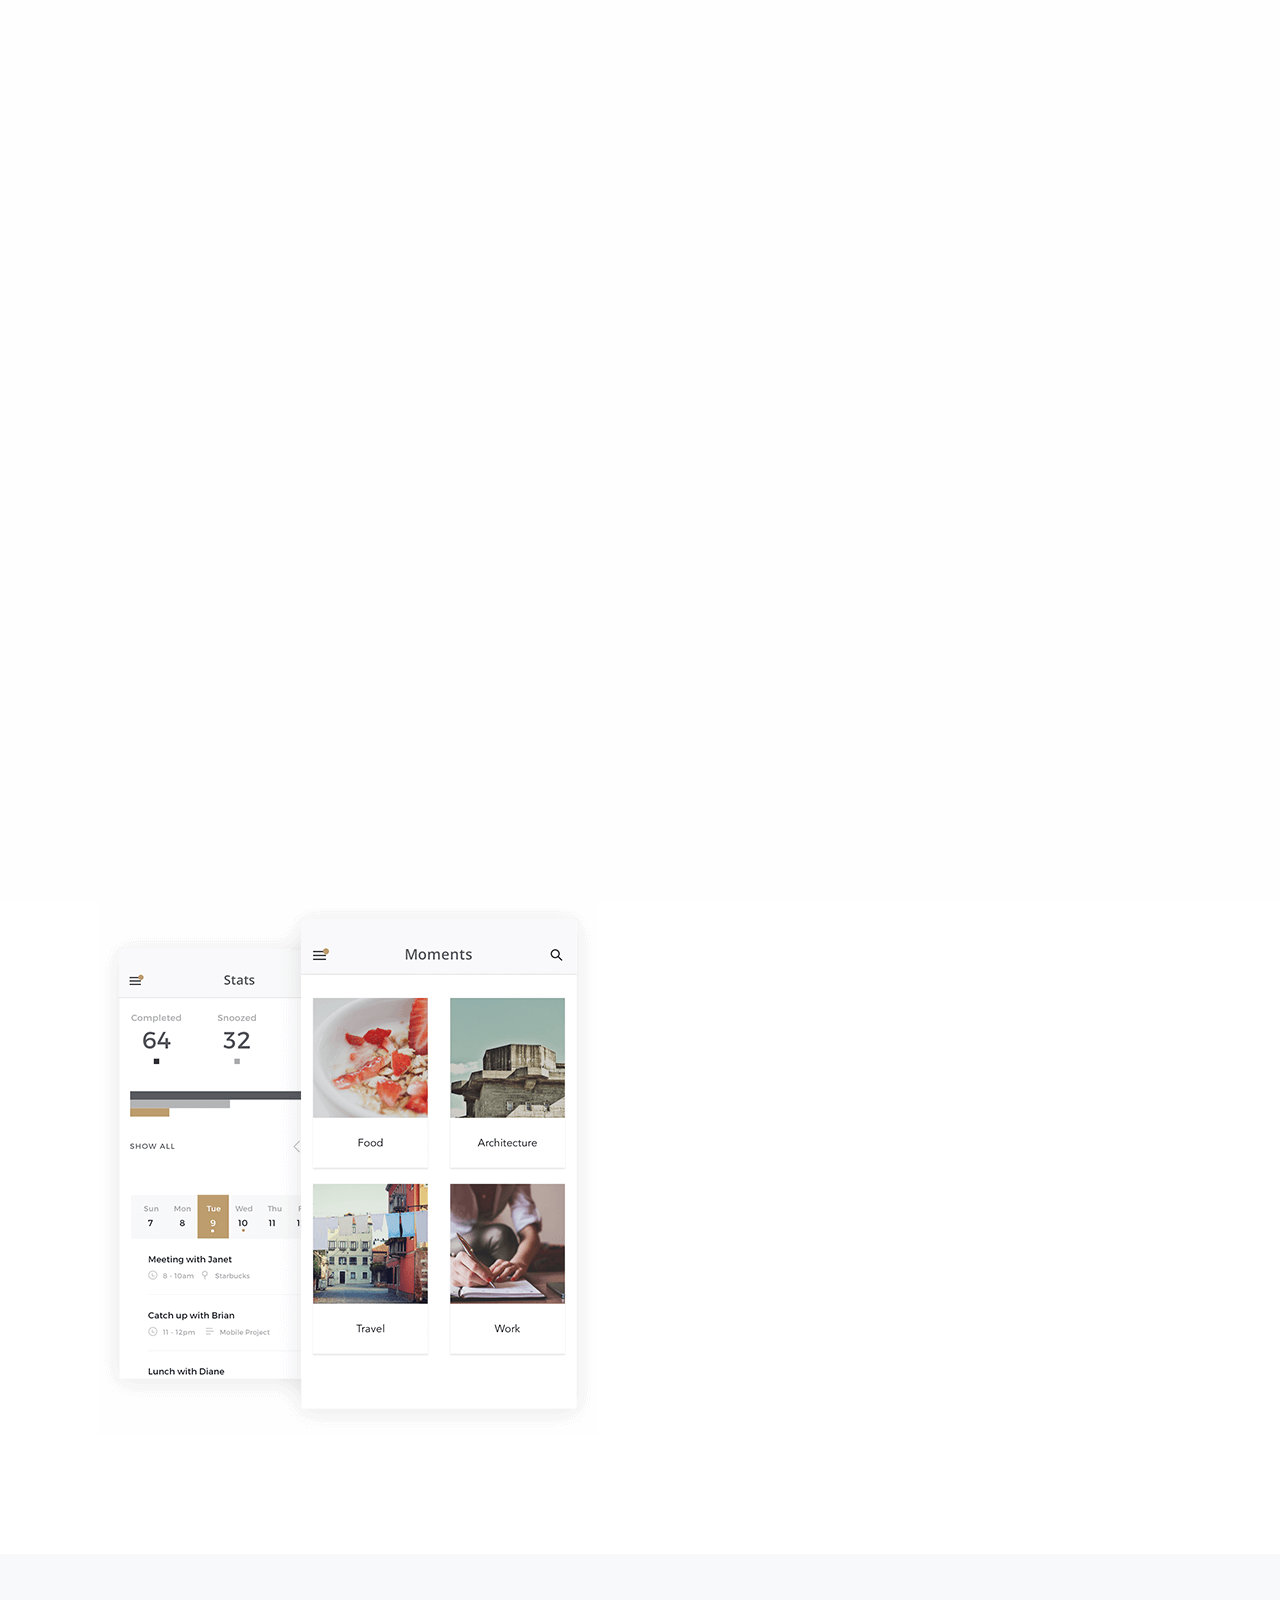
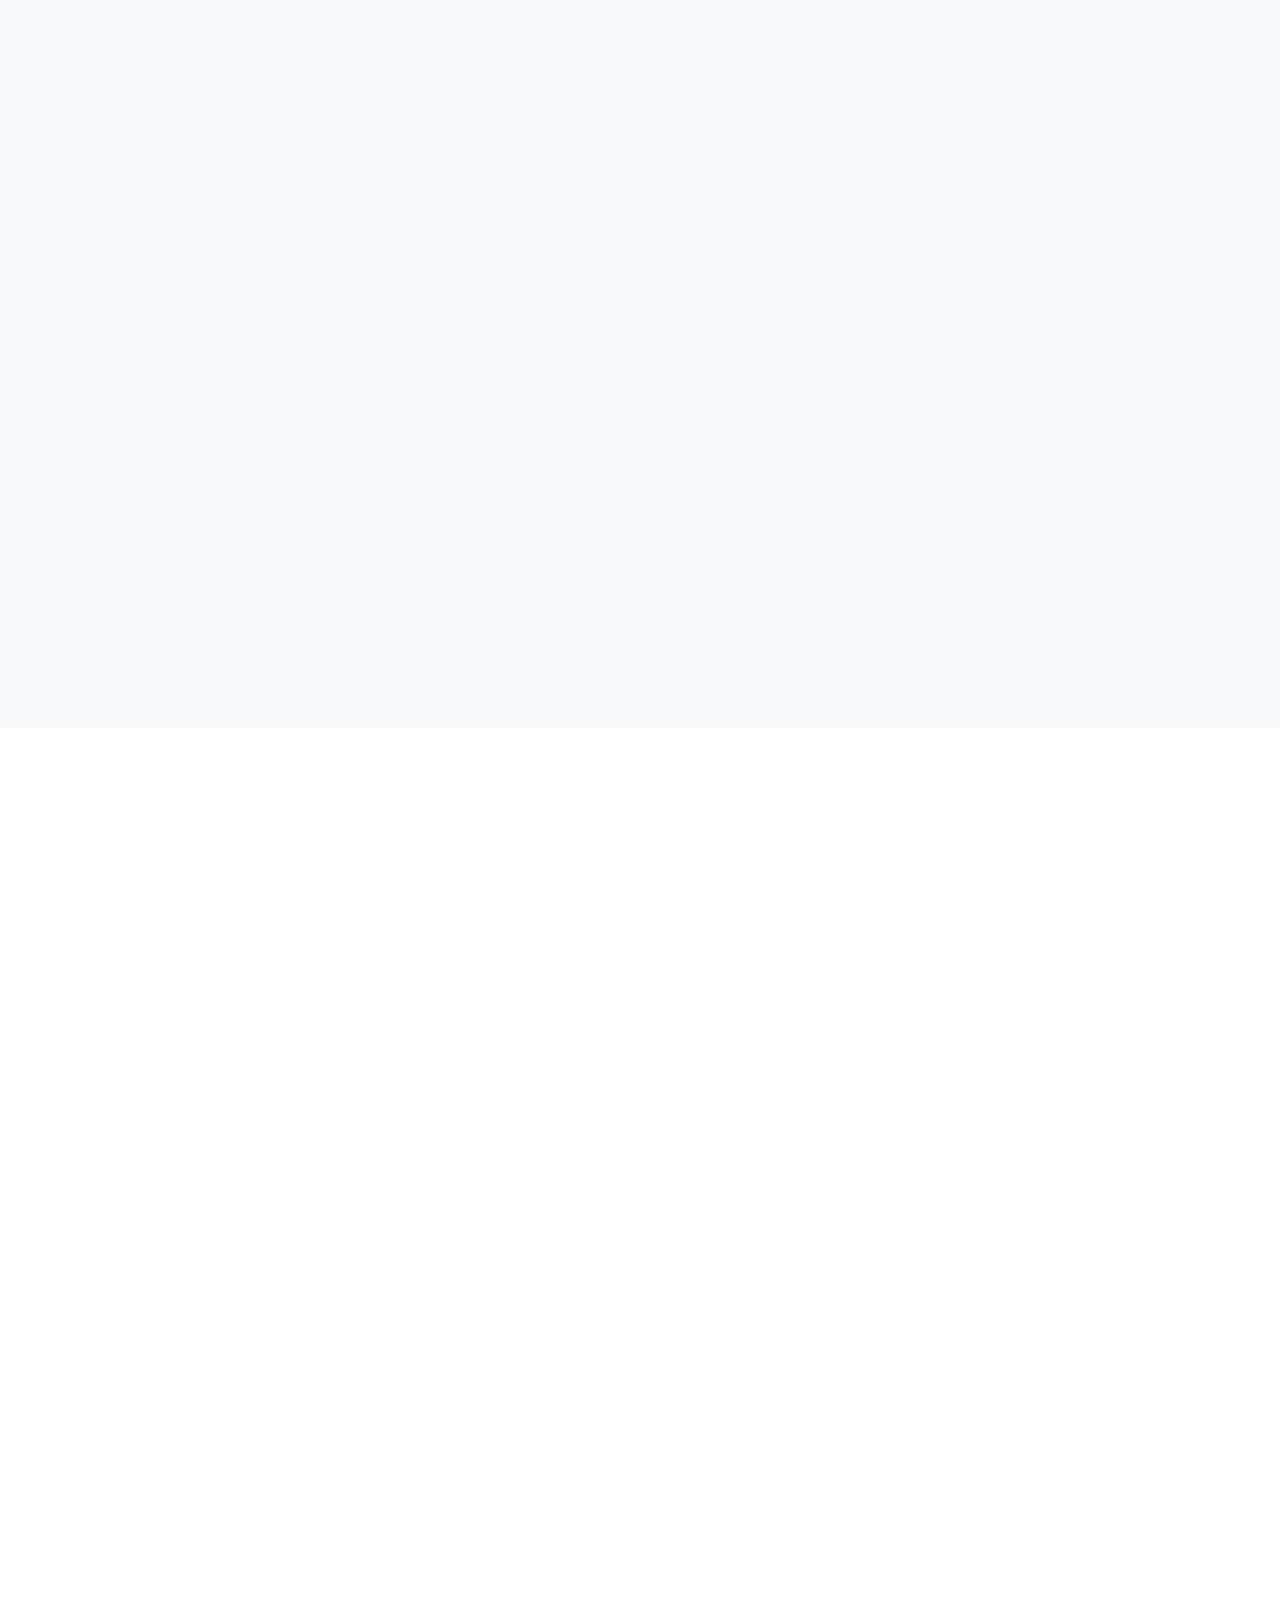
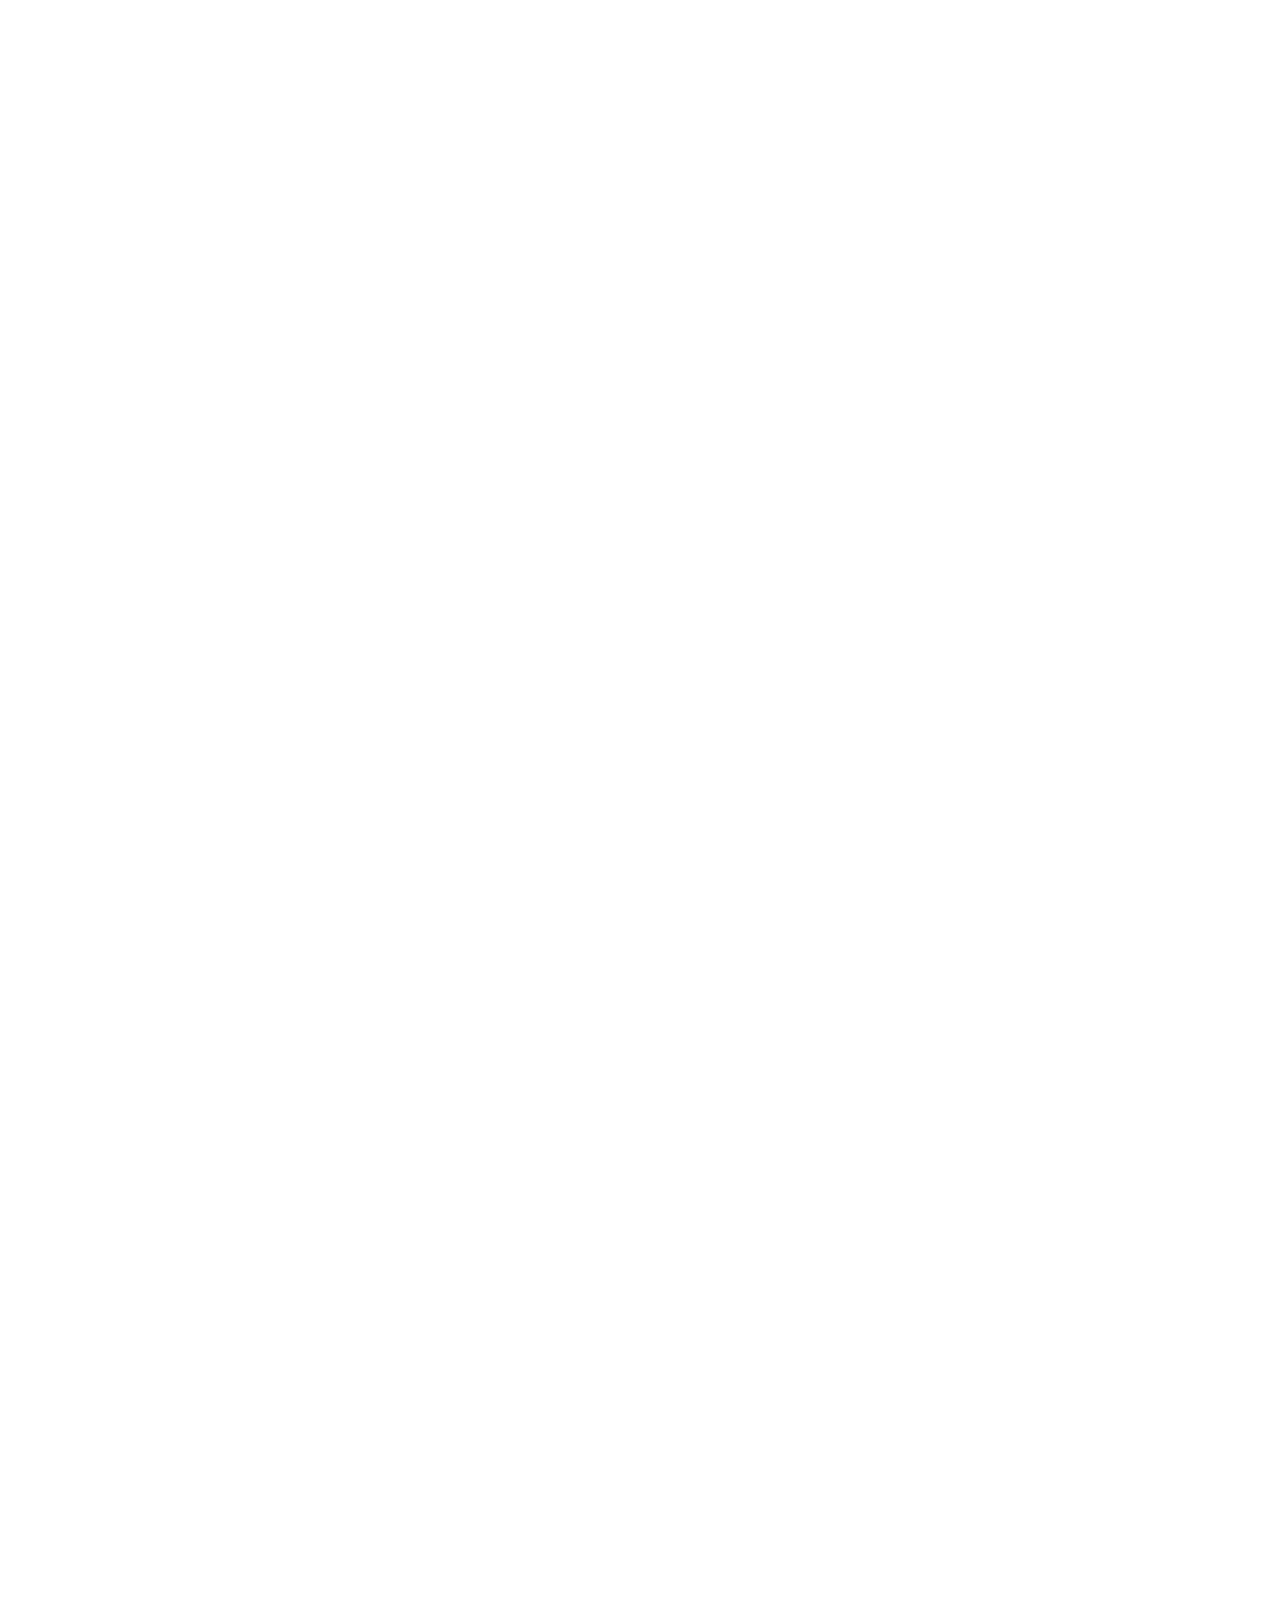
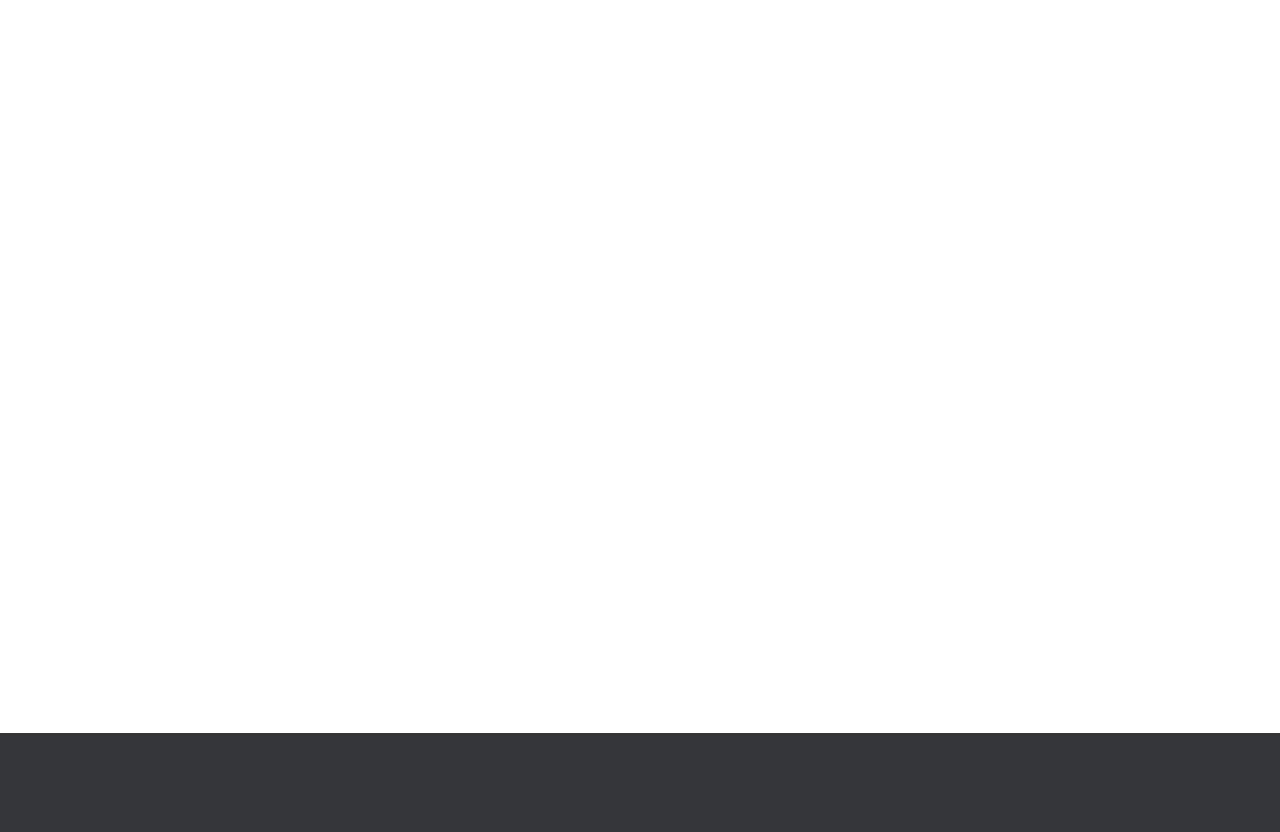
<file: site-viz/noon-ui-kit-app-landing/index.html>
<!DOCTYPE HTML>
<html lang="en-US">
<head>
	<meta charset="UTF-8">
	<title>NooN xs</title>
	<link rel="stylesheet" href="css/font-awesome/css/font-awesome.min.css" />
	
	<link rel="stylesheet" href="css/bootstrap/bootstrap.min.css" />
	<link rel="stylesheet" href="css/linearicons.css" />
	<link rel="stylesheet" href="css/iconmoon.css" />
	<link rel="stylesheet" href="css/animat/animate.min.css" />
	<link rel="stylesheet" href="css/fancybox/jquery.fancybox.css" />
	<link rel="stylesheet" href="css/nivo-lightbox/nivo-lightbox.css" />
	<link rel="stylesheet" href="css/themes/default/default.css" />
	<link rel="stylesheet" href="css/owl-carousel/owl.carousel.css" />
	<link rel="stylesheet" href="css/owl-carousel/owl.theme.css" />
	<link rel="stylesheet" href="css/owl-carousel/owl.transitions.css">
	
	<link rel="stylesheet" href="css/style.css" />
	<link rel="stylesheet" href="css/responsive.css" />
</head>
<body>
	<div class='preloader'><div class='loaded'>&nbsp;</div></div>
	<header id="home" class="header">
		<div class="main_menu_bg navbar-fixed-top">
			<div class="container">
				<div class="row">
					<div class="nave_menu">
					<nav class="navbar navbar-default">
					  <div class="container-fluid">
						<!-- Brand and toggle get grouped for better mobile display -->
						<div class="navbar-header">
						  <button type="button" class="navbar-toggle collapsed" data-toggle="collapse" data-target="#bs-example-navbar-collapse-1" aria-expanded="false">
							<span class="sr-only">Toggle navigation</span>
							<span class="icon-bar"></span>
							<span class="icon-bar"></span>
							<span class="icon-bar"></span>
						  </button>
							<a class="navbar-brand" href="#home">
								<div class="logo">
									<img src="images/logo.png" alt="" />
								</div>
							</a>
						</div>

						<!-- Collect the nav links, forms, and other content for toggling -->
						<div class="collapse navbar-collapse" id="bs-example-navbar-collapse-1">
						  
						  <ul class="nav navbar-nav navbar-right">
							<li><a href="#home">Home</a></li>
							<li><a href="#features">FEATURES</a></li>
							<li><a href="#works">PRICINGS</a></li>
							<li><a href="#clients">CLIENTS</a></li>
							<li><a href="#joinus">FAQ</a></li>
							
						  </ul>
						</div><!-- /.navbar-collapse -->
					  </div><!-- /.container-fluid -->
					</nav>
					</div>	
				</div><!--End of row -->
				
			</div><!--End of container -->
			
		</div>
	</header> <!--End of header -->
	
	
	
	<section id="banner" class="banner">
		<div class="container">
			<div class="row">
				<div class="main_banner_area">
					<div class="col-md-6 col-sm-6">
						<div class="single_banner wow fadeIn">
							<img src="images/iphone1.png" alt="" />
						</div>
					</div>
					<div class="col-md-6 col-sm-6">
						<div class="single_banner_text wow zoomIn" data-wow-duration="1s">
							<h2>Awesome Noon</h2>
							<p>Effective catalysts for change. Seamlessly optimize team driven catalysts for change through web services. </p>
							
							<div class="apps_downlod">
								<a href=""><img src="images/ap.png" alt="" /></a>
								
								<a href=""><img src="images/ag.png" alt="" /></a>
							</div>
						</div>
					</div>
					
					
					<div class="scrolldown">
						<a href="#features" class="scroll_btn"></a>
					</div>
				</div>
				
				
			</div>
		</div>
	</section><!-- End of Banner Section -->
	
	

	
	<section id="abouts" class="abouts">
		<div class="container">
			<div class="row">
				<div class="abouts_content">
					<div class="col-md-6 col-sm-6 col-xs-12">
						<div class="single_abouts_img text-center wow fadeInLeft" data-wow-duration="1s">
							<img src="images/abouts.png" alt="" />
						</div>
					</div>

					<div class="col-md-6 col-sm-6 col-xs-12">
						<div class="single_abouts_text wow fadeInRight" data-wow-duration="1s">
							<h2>Pixel Perfect Design</h2>
							<p>Conveniently whiteboard prospect catalysts for change without principle centeredempower.</p>
						</div>
					</div>
				</div>
			</div>
		</div>
	</section><!-- End of Abouts Section -->	


	
	
	<section id="features" class="features">
		<div class="container">
			<div class="row">
				<div class="main_features">
					<div class="col-md-6 col-sm-6 col-xs-12">
						<div class="single_features_text wow fadeIn" data-wow-duration="2s">
							<h2>We Create Noon</h2>
							<p>Conveniently whiteboard prospect catalysts for change without principle centeredempower.</p>
						</div>
					</div>
					
					<div class="col-md-6 col-sm-6 col-xs-12">
						<div class="single_features_img wow fadeIn" data-wow-duration="2s">
							<img src="images/features.png" alt="" />
						</div>
					</div>
				</div>
			</div>
		</div>
	</section><!-- End of Features Section -->



	<section id="works" class="works">
		<div class="container">
			<div class="row">
				<div class="main_works">
					
					<div class="col-md-4 col-sm-12 col-xs-12">
						<div class="single_works text-right wow fadeInLeft" data-wow-duration="2s">
							<div class="single_works_deatels">
								<i class="icon icon-puzzle"></i>
								<h5>Carefully CRafted</h5>
								<p>Conveniently whiteboa prospect and  to perform catalysts change without principle centered to done power.</p>
							</div>
							<div class="single_works_deatels">
								<i class="icon icon-files"></i>
								<h5>Carefully CRafted</h5>
								<p>Conveniently whiteboa prospect and  to perform catalysts change without principle centered to done power.</p>
							</div>
							<div class="single_works_deatels">
								<i class="icon icon-star"></i>
								<h5>Carefully CRafted</h5>
								<p>Conveniently whiteboa prospect and  to perform catalysts change without principle centered to done power.</p>
							</div>
						</div>
					</div>
					
					<div class="col-md-4 col-sm-12 col-xs-12">
						<div class="single_works_text_middel text-center wow fadeInDown" data-wow-duration="2s">
							<img src="images/workiphone.png" alt="" />
						</div>
					</div>
					
					<div class="col-md-4 col-sm-12 col-xs-12">
						<div class="single_works text-left wow fadeInRight" data-wow-duration="2s">
							<div class="single_works_deatels">
								<i class="icon icon-focus"></i>
								<h5>Carefully CRafted</h5>
								<p>Conveniently whiteboa prospect and  to perform catalysts change without principle centered to done power.</p>
							</div>
							
							<div class="single_works_deatels">
								<i class="icon icon-brush2"></i>
								<h5>Carefully CRafted</h5>
								<p>Conveniently whiteboa prospect and  to perform catalysts change without principle centered to done power.</p>
							</div>
							
							<div class="single_works_deatels">
								<i class="icon icon-flash-outline"></i>
								<h5>Carefully CRafted</h5>
								<p>Conveniently whiteboa prospect and  to perform catalysts change without principle centered to done power.</p>
							</div><!-- End of single works deatels -->
						</div>
					</div><!-- End of col-md-4 -->
				</div><!-- End of main Works -->
			</div><!-- End of row -->
		</div><!-- End of container -->
	</section>
	

	

	
	
	<!-- Video Section -->
	
	
	<section id="video" class="video_area wow fadeIn"  data-wow-duration="2s" data-wow-dealy="1.5s">
		<div class="container">
			<div class="row">
				<div class="main_video_content text-center">
					<div class="head_title">
						<h2>Let's See a Demo</h2>
						<p>Conveniently whiteboard prospect catalysts for change without principle centere empower.</p>
					</div>
					<div class="col-md-12 col-sm-12">
						<div class="icon_area">
							<a href="http://youtube.com" class="youtube-media"><img src="images/play.png" alt="play-icon" /></a>
						</div>
					</div>
					
					<p>Download the new app now: <a href="">uimint.com/noon</a></p>
				</div>
			</div>
		</div>
	</section>
	
	
	
	<!-- Clients Section -->
	
	<section id="clients" class="clients wow fadeIn" data-wow-duration="3s">
		<div class="container">
			<div class="row">
				<div class="main_clients_content">
					<div class="head_title text-center">
						<h2>Client’s Feedback</h2>
					</div>
					<div class="main_clients">
						<div class="col-md-4">
							<div class="single_clients">
								<p>" Holisticly empower leveraged ROI whereas effective web-readiness. Completely enable emerging meta-services with cross-platform web services. Quickly initi ate inexpensiveios. </p>
								<div class="clients_details">
									<div class="clients_img">
										<img src="images/clients.png" alt="" />
									</div>
									<div class="clients_name">
										<p>Ronalld Veper, <span> Baskin Brothres co.</span></p>
										<p><a href=""><i class="fa fa-star"></i></a><a href=""><i class="fa fa-star"></i></a><a href=""><i class="fa fa-star"></i></a><a href=""><i class="fa fa-star"></i></a><a href=""><i class="fa fa-star"></i></a></p>
									</div>
								</div>
							</div>
						</div>
						
						<div class="col-md-4">
							<div class="single_clients">
								<p>" Holisticly empower leveraged ROI whereas effective web-readiness. Completely enable emerging meta-services with cross-platform web services. Quickly initi ate inexpensiveios. </p>
								<div class="clients_details">
									<div class="clients_img">
										<img src="images/clients.png" alt="" />
									</div>
									<div class="clients_name">
										<p>Ronalld Veper, <span> Baskin Brothres co.</span></p>
										<p><a href=""><i class="fa fa-star"></i></a><a href=""><i class="fa fa-star"></i></a><a href=""><i class="fa fa-star"></i></a><a href=""><i class="fa fa-star"></i></a><a href=""><i class="fa fa-star"></i></a></p>
									</div>
								</div>
							</div>
						</div>
						
						<div class="col-md-4">
							<div class="single_clients">
								<p>" Holisticly empower leveraged ROI whereas effective web-readiness. Completely enable emerging meta-services with cross-platform web services. Quickly initi ate inexpensiveios. </p>
								<div class="clients_details">
									<div class="clients_img">
										<img src="images/clients.png" alt="" />
									</div>
									<div class="clients_name">
										<p>Ronalld Veper, <span> Baskin Brothres co.</span></p>
										<p><a href=""><i class="fa fa-star"></i></a><a href=""><i class="fa fa-star"></i></a><a href=""><i class="fa fa-star"></i></a><a href=""><i class="fa fa-star"></i></a><a href=""><i class="fa fa-star"></i></a></p>
									</div>
								</div>
							</div>
						</div>
					</div>
				</div>
			</div>
		</div>
	</section>
	
	
	
	<!-- Customize Section -->
	
	<section id="customiz" class="customiz wow fadeIn" data-wow-duration="2s">
		<div class="container">
			<div class="row">
				<div class="main_customiz">
					<div class="col-md-6 col-md-offset-6 col-sm-9 col-sm-offset-3 col-xs-8 col-xs-offset-4">
						<div class="single_customiz">
							<h2>Customize Layout</h2>
							<a href="">Get it now <i class="fa fa-arrow-right"></i></a>
						</div>
					</div>
				</div>
			</div>
		</div>
	</section>
	
	
	
	<section id="joinus" class="joinus wow zoomIn">
		<div class="container">
			<div class="row">
				<div class="main_joine_content text-center">
					<div class="head_title">
						<h2>Join Over Million Peoples</h2>
						<p>Conveniently whiteboard prospect catalysts for change without principle centere empower.</p>
					</div>
					<div class="main_joinus">
						<a href=""><i class="fa fa-apple"></i>App Store</a>
						<a href=""><i class="fa fa-android"></i>Play Store</a>
						<a href=""><i class="fa fa-windows"></i>Window Store</a>
					</div>
				</div>
			</div>
		</div>
	</section>

	
	

	

	<!-- footer Section -->
	
	<footer id="footer" class="footer">
		<div class="container">
			<div class="row wow zoomIn" data-wow-duration="2s">
				<div class="col-md-6 col-sm-6 col-xs-12">
					<div class="single_footer">
						<form class="navbar-form navbar-left" role="search">
							<div class="form-group">
							  <input type="text" class="form-control" placeholder="Search">
							  <button type="submit" class="submit_btn">Submit</button>
							</div>
							
						</form>
						<p>Get letest update from trusted sourcs. We don't send spams.</p>
					</div>
				</div>
				<div class="col-md-6 col-sm-6 col-xs-12">
					<div class="single_footer text-right">
						<div class="footer_menu">
							<ul>
								<li><a href="">Home</a></li>
								<li><a href="">Feature</a></li>
								<li><a href="">Testimonial</a></li>
								<li><a href="">Download</a></li>
								<li><a href="">About</a></li>
								<li><a href="">Subscribe</a></li>
							</ul>
						</div>
						
						<div class="footer_socail">
							<a href=""><i class="fa fa-facebook"></i></a>
							<a href=""><i class="fa fa-twitter"></i></a>
							<a href=""><i class="fa fa-linkedin"></i></a>
						</div>
					</div>
				</div>
			</div>
		</div>
	</footer>
	


	<!-- STRAT SCROLL TO TOP -->
	
	<div class="scrollup">
		<a href="#"><i class="fa fa-chevron-up"></i></a>
	</div>
	
	
	
	
	

	<script type="text/javascript" src="js/jquery/jquery.js"></script>
	
	<script type="text/javascript" src="js/script.js"></script>
	
	<script type="text/javascript" src="js/bootstrap/bootstrap.min.js"></script>
	
	<script type="text/javascript" src="js/fancybox/jquery.fancybox.pack.js"></script>
	
	<script type="text/javascript" src="js/nivo-lightbox/nivo-lightbox.min.js"></script>
	
	<script type="text/javascript" src="js/owl-carousel/owl.carousel.min.js"></script>
	
	
	
	<script type="text/javascript" src="js/jquery-easing/jquery.easing.1.3.js"></script>
	<script type="text/javascript" src="js/wow/wow.min.js"></script>
</body>
</html>
</file>
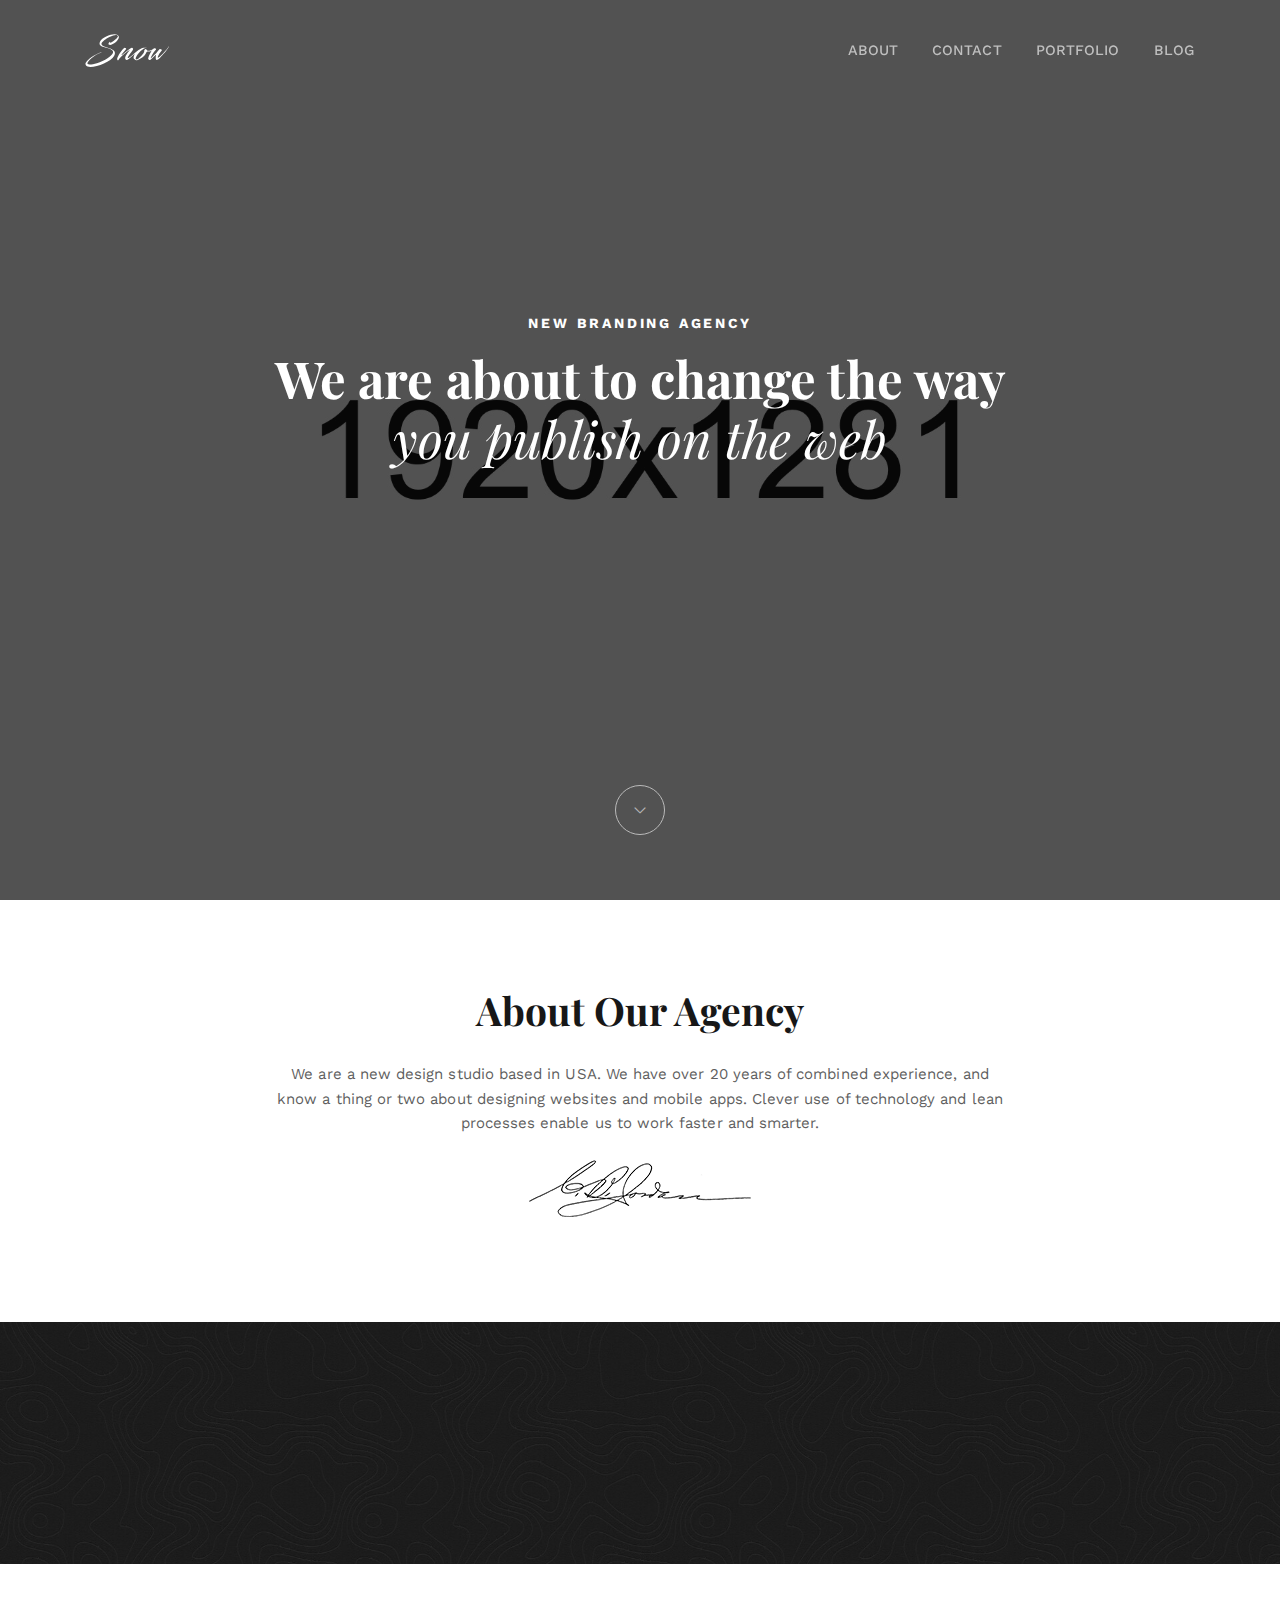
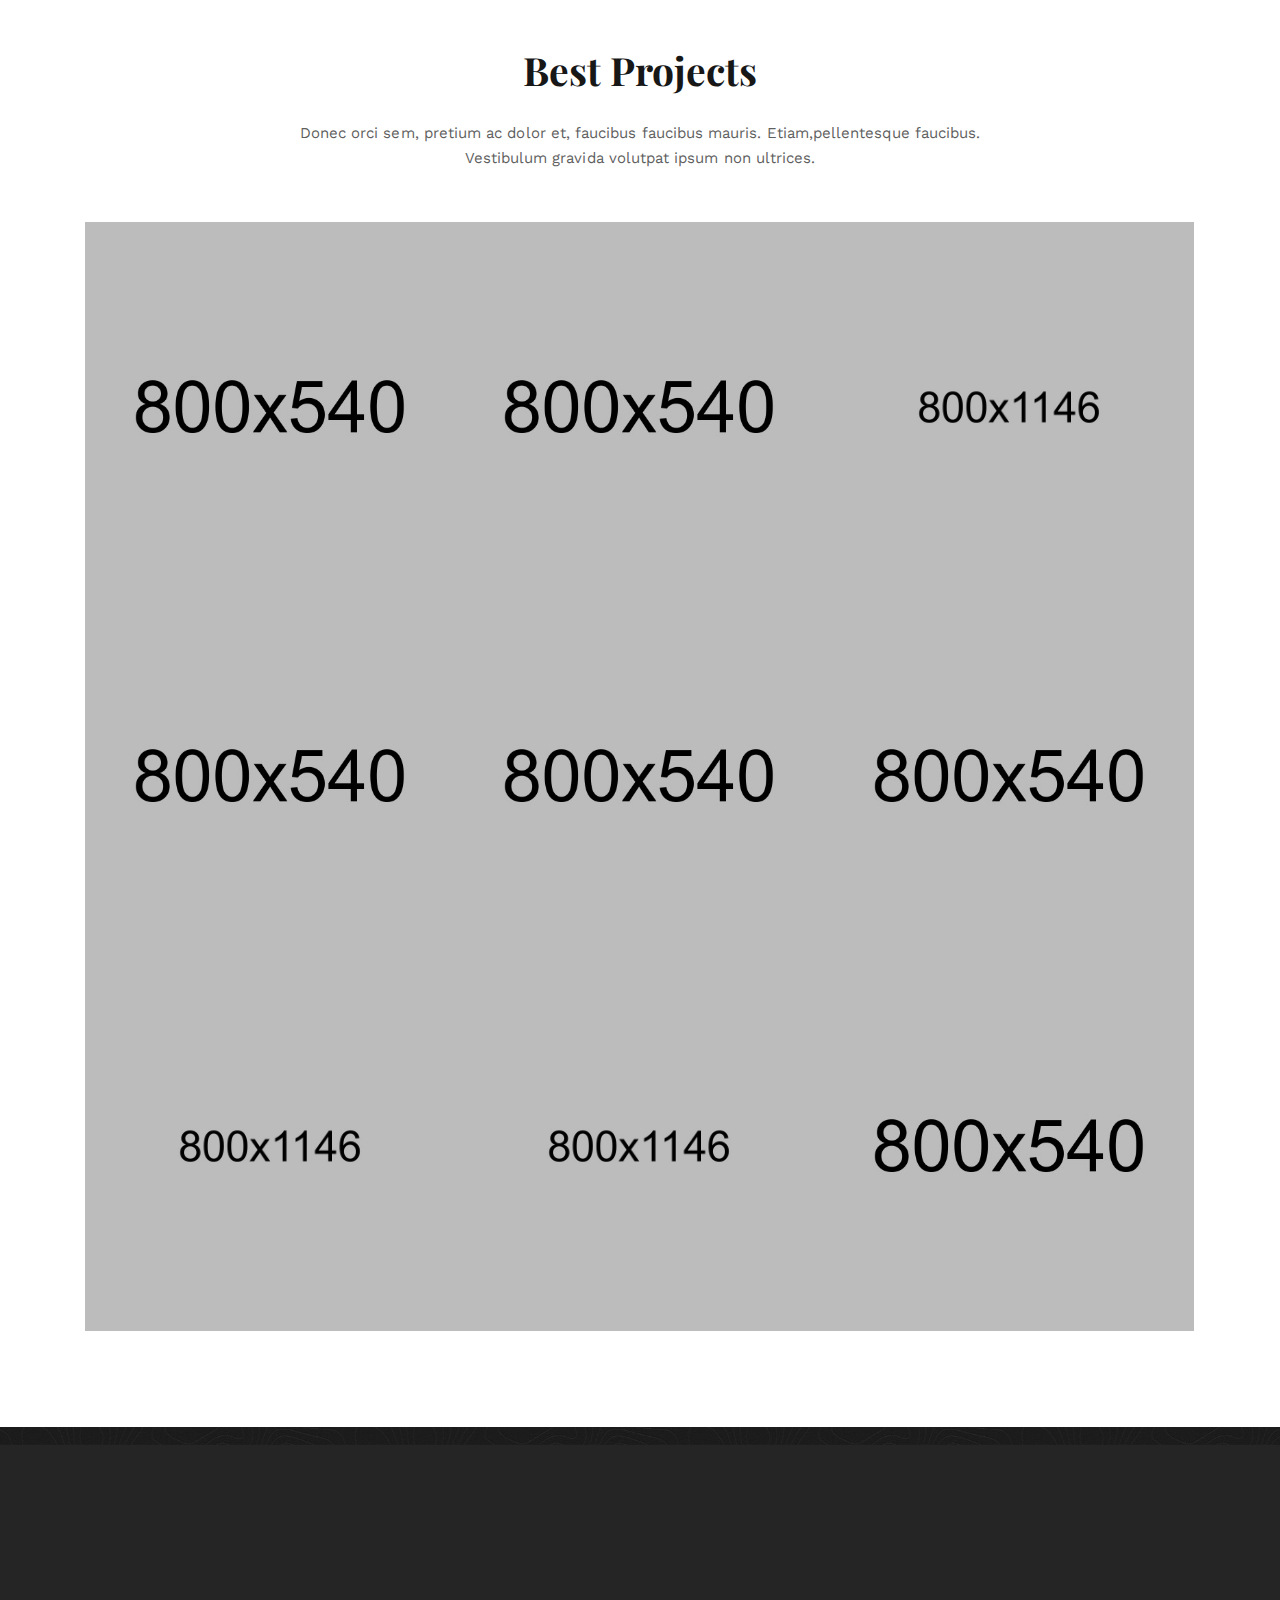
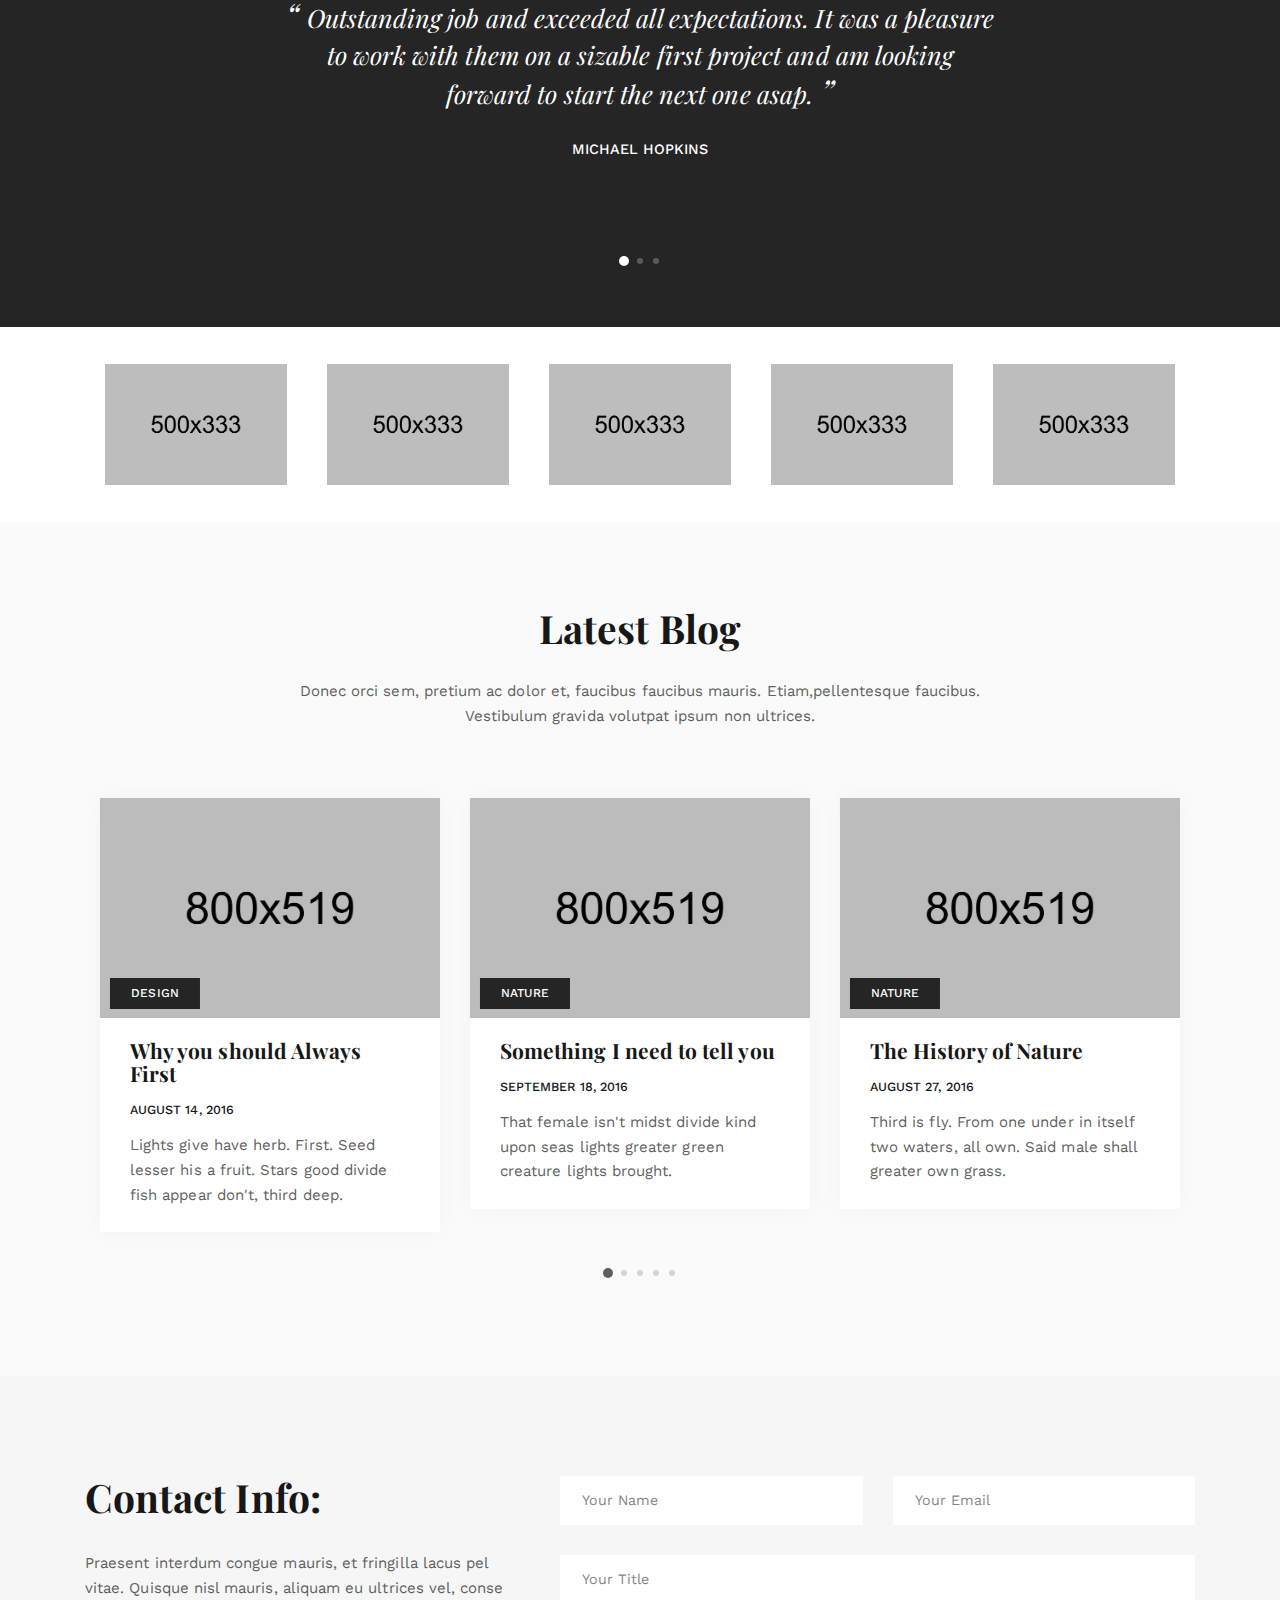
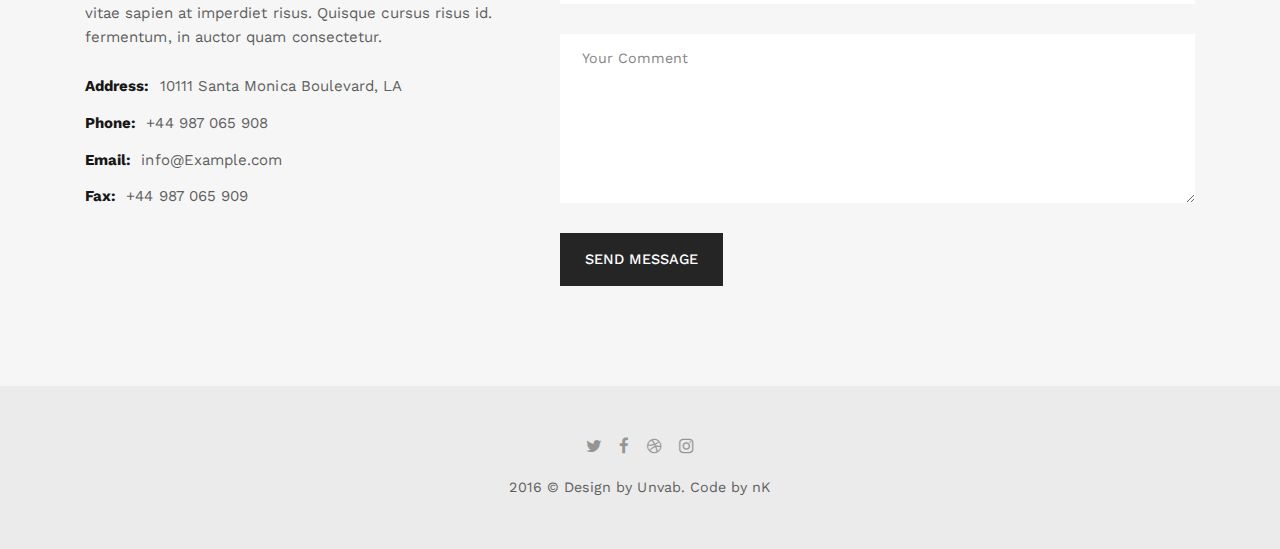
<file: site-viz/snow/index.html>
<!DOCTYPE html>
<!--
  Name: Snow - Minimal & Clean Portfolio HTML Template
  Version: 1.0.1
  Author: nK, unvab
  Website: https://nkdev.info, http://unvab.com/
  Purchase: https://nkdev.info
  Support: https://nk.ticksy.com
  License: You must have a valid license purchased only from ThemeForest (the above link) in order to legally use the theme for your project.
  Copyright 2017.
-->

<html lang="en">

<head>
    <meta charset="utf-8">
    <meta http-equiv="X-UA-Compatible" content="IE=edge">

    <title>Snow | One Page Agency</title>

    <meta name="description" content="Snow - Clean & Minimal Portfolio HTML template.">
    <meta name="keywords" content="portfolio, clean, minimal, blog, template, portfolio website">
    <meta name="author" content="nK">

    <link rel="icon" type="image/png" href="assets/images/favicon.png">

    <meta name="viewport" content="width=device-width, initial-scale=1">

    <!-- START: Styles -->

    <!-- Google Fonts -->
    <link href="https://fonts.googleapis.com/css?family=Playfair+Display:400,400i,700,700i%7cWork+Sans:400,500,700" rel="stylesheet" type="text/css">
    
    <link rel="stylesheet" href="assets/css/combined.css">

    <!-- END: Styles -->



</head>

<body>




    <header class="nk-header">
        <!--
        START: Navbar
    -->
        <nav class="nk-navbar nk-navbar-top nk-navbar-sticky nk-navbar-transparent nk-navbar-white-text-on-top">
            <div class="container">
                <div class="nk-nav-table">
                    <a href="index.html" class="nk-nav-logo">
                        <img src="assets/images/logo-light.svg" alt="" width="85" class="nk-nav-logo-onscroll">
                        <img src="assets/images/logo.svg" alt="" width="85">
                    </a>

                    <ul class="nk-nav nk-nav-right hidden-md-down" data-nav-mobile="#nk-nav-mobile">
                        <li>
                            <a href="index.html#about">About</a>
                        </li>
                        <li>
                            <a href="index.html#contact">Contact</a>
                        </li>
                        <li>
                            <a href="portfolio.html">Portfolio</a>
                        </li>
                        <li>
                            <a href="blog.html">Blog</a>
                        </li>
                    </ul>

                    <ul class="nk-nav nk-nav-right nk-nav-icons">
                        <li class="single-icon hidden-lg-up">
                            <a href="#" class="nk-navbar-full-toggle">
                                <span class="nk-icon-burger">
                                    <span class="nk-t-1"></span>
                                    <span class="nk-t-2"></span>
                                    <span class="nk-t-3"></span>
                                </span>
                            </a>
                        </li>
                    </ul>
                </div>
            </div>
        </nav>
        <!-- END: Navbar -->

    </header>




    <!--
    START: Navbar Mobile
-->
    <nav class="nk-navbar nk-navbar-full nk-navbar-align-center" id="nk-nav-mobile">
        <div class="nk-navbar-bg">
            <div class="bg-image" style="background-image: url('assets/images/bg-menu.jpg')"></div>
        </div>
        <div class="nk-nav-table">
            <div class="nk-nav-row">
                <div class="container">
                    <div class="nk-nav-header">

                        <div class="nk-nav-logo">
                            <a href="index.html" class="nk-nav-logo">
                                <img src="assets/images/logo-light.svg" alt="" width="85">
                            </a>
                        </div>

                        <div class="nk-nav-close nk-navbar-full-toggle">
                            <span class="nk-icon-close"></span>
                        </div>
                    </div>
                </div>
            </div>
            <div class="nk-nav-row-full nk-nav-row">
                <div class="nano">
                    <div class="nano-content">
                        <div class="nk-nav-table">
                            <div class="nk-nav-row nk-nav-row-full nk-nav-row-center nk-navbar-mobile-content">
                                <ul class="nk-nav">
                                    <!-- Here will be inserted menu from [data-mobile-menu="#nk-nav-mobile"] -->
                                </ul>
                            </div>
                        </div>
                    </div>
                </div>
            </div>
            <div class="nk-nav-row">
                <div class="container">
                    <div class="nk-nav-social">
                        <ul>
                            <li><a href="https://twitter.com/nkdevv"><i class="fa fa-twitter"></i></a></li>
                            <li><a href="https://www.facebook.com/unvabdesign/"><i class="fa fa-facebook"></i></a></li>
                            <li><a href="https://dribbble.com/_nK"><i class="fa fa-dribbble"></i></a></li>
                            <li><a href="https://www.instagram.com/unvab/"><i class="fa fa-instagram"></i></a></li>
                        </ul>
                    </div>
                </div>
            </div>
        </div>
    </nav>
    <!-- END: Navbar Mobile -->


    <div class="nk-main">

        <!-- START: Header Title -->
        <div class="nk-header-title nk-header-title-full">
            <div class="bg-image">
                <div style="background-image: url('assets/images/home-7.jpg');"></div>
                <div class="bg-image-overlay" style="background-color: rgba(12, 12, 12, 0.6);"></div>
            </div>
            <div class="nk-header-table">
                <div class="nk-header-table-cell">
                    <div class="container">

                        <h2 class="nk-subtitle text-white">New Branding Agency</h2>


                        <h1 class="nk-title display-3 text-white">We are about to change the way
                            <br>
                            <em class="fw-400">you publish on the web</em>
                        </h1>


                        <div class="nk-gap"></div>
                        <div class="nk-header-text text-white">
                            <div class="nk-gap-4"></div>
                        </div>


                    </div>
                </div>
            </div>

            <div>
                <a class="nk-header-title-scroll-down text-white" href="#nk-header-title-scroll-down">
                    <span class="pe-7s-angle-down"></span>
                </a>
            </div>

        </div>

        <div id="nk-header-title-scroll-down"></div>

        <!-- END: Header Title -->





        <!-- START: About Our Agency -->
        <div class="bg-white" id="about">
            <div class="container">
                <div class="row">
                    <div class="col-lg-8 offset-lg-2 text-xs-center">
                        <div class="nk-gap-4 mt-9"></div>

                        <h2 class="display-4">About Our Agency</h2>
                        <div class="nk-gap mnt-5"></div>

                        <p>We are a new design studio based in USA. We have over 20 years of combined experience, and know a thing or two about designing websites and mobile apps. Clever use of technology and lean processes enable us to work faster and smarter.
                        </p>

                        <img src="assets/images/about-me-signature.png" alt="" class="nk-img-fit">

                        <div class="nk-gap-4 mt-25"></div>
                    </div>
                </div>
            </div>
        </div>
        <!-- END: About Our Agency -->

        <!-- START: Features -->
        <div class="nk-box bg-dark-1 text-white">
            <div class="bg-image bg-image-parallax" style="background-image: url('assets/images/bg-pattern.jpg');"></div>
            <div class="nk-gap-5 mnt-6"></div>
            <div class="container">
                <div class="row vertical-gap">
                    <div class="col-md-6 col-lg-3">
                        <div class="nk-ibox-1">
                            <div class="nk-ibox-icon">
                                <span class="pe-7s-portfolio"></span>
                            </div>
                            <div class="nk-ibox-cont">
                                <div class="nk-ibox-title">548</div>
                                <div class="nk-ibox-text">Projects Completed</div>
                            </div>
                        </div>
                    </div>
                    <div class="col-md-6 col-lg-3">
                        <div class="nk-ibox-1">
                            <div class="nk-ibox-icon">
                                <span class="pe-7s-clock"></span>
                            </div>
                            <div class="nk-ibox-cont">
                                <div class="nk-ibox-title">1465</div>
                                <div class="nk-ibox-text">Working Hours</div>
                            </div>
                        </div>
                    </div>
                    <div class="col-md-6 col-lg-3">
                        <div class="nk-ibox-1">
                            <div class="nk-ibox-icon">
                                <span class="pe-7s-star"></span>
                            </div>
                            <div class="nk-ibox-cont">
                                <div class="nk-ibox-title">612</div>
                                <div class="nk-ibox-text">Positive Feedbacks</div>
                            </div>
                        </div>
                    </div>
                    <div class="col-md-6 col-lg-3">
                        <div class="nk-ibox-1">
                            <div class="nk-ibox-icon">
                                <span class="pe-7s-like"></span>
                            </div>
                            <div class="nk-ibox-cont">
                                <div class="nk-ibox-title">735</div>
                                <div class="nk-ibox-text">Happy Clients</div>
                            </div>
                        </div>
                    </div>
                </div>
            </div>
            <div class="nk-gap-5 mnt-6"></div>
        </div>
        <!-- END: Features -->

        <!-- START: Portfolio -->
        <div class="nk-box bg-white" id="projects">
            <div class="nk-gap-4 mt-5"></div>

            <h2 class="text-xs-center display-4">Best Projects</h2>

            <div class="nk-gap mnt-6"></div>
            <div class="container">
                <div class="row">
                    <div class="col-lg-8 offset-lg-2">
                        <div class="text-xs-center">Donec orci sem, pretium ac dolor et, faucibus faucibus mauris. Etiam,pellentesque faucibus. Vestibulum gravida volutpat ipsum non ultrices.
                        </div>
                    </div>
                </div>
            </div>

            <div class="nk-gap-2 mt-12"></div>
            <div class="container">
            <div class="nk-portfolio-list nk-isotope nk-isotope-3-cols">


                <div class="nk-isotope-item" data-filter="Mockup">
                    <div class="nk-portfolio-item nk-portfolio-item-square nk-portfolio-item-info-style-1">
                        <a href="portfolio-single.html" class="nk-portfolio-item-link"></a>
                        <div class="nk-portfolio-item-image">
                            <div style="background-image: url('assets/images/portfolio-7-sm.jpg');"></div>
                        </div>
                        <div class="nk-portfolio-item-info nk-portfolio-item-info-center text-xs-center">
                            <div>
                                <h2 class="portfolio-item-title h3">Vinyl Record</h2>
                                <div class="portfolio-item-category">Mockup</div>
                            </div>
                        </div>
                    </div>
                </div>


                <div class="nk-isotope-item" data-filter="Print">
                    <div class="nk-portfolio-item nk-portfolio-item-square nk-portfolio-item-info-style-1">
                        <a href="portfolio-single.html" class="nk-portfolio-item-link"></a>
                        <div class="nk-portfolio-item-image">
                            <div style="background-image: url('assets/images/portfolio-4-sm.jpg');"></div>
                        </div>
                        <div class="nk-portfolio-item-info nk-portfolio-item-info-center text-xs-center">
                            <div>
                                <h2 class="portfolio-item-title h3">Modern T-Shirt</h2>
                                <div class="portfolio-item-category">Print</div>
                            </div>
                        </div>
                    </div>
                </div>


                <div class="nk-isotope-item" data-filter="Branding">
                    <div class="nk-portfolio-item nk-portfolio-item-square nk-portfolio-item-info-style-1">
                        <a href="portfolio-single.html" class="nk-portfolio-item-link"></a>
                        <div class="nk-portfolio-item-image">
                            <div style="background-image: url('assets/images/portfolio-5-sm.jpg');"></div>
                        </div>
                        <div class="nk-portfolio-item-info nk-portfolio-item-info-center text-xs-center">
                            <div>
                                <h2 class="portfolio-item-title h3">Minimal Bag</h2>
                                <div class="portfolio-item-category">Branding</div>
                            </div>
                        </div>
                    </div>
                </div>


                <div class="nk-isotope-item" data-filter="Design">
                    <div class="nk-portfolio-item nk-portfolio-item-square nk-portfolio-item-info-style-1">
                        <a href="portfolio-single.html" class="nk-portfolio-item-link"></a>
                        <div class="nk-portfolio-item-image">
                            <div style="background-image: url('assets/images/portfolio-9-sm.jpg');"></div>
                        </div>
                        <div class="nk-portfolio-item-info nk-portfolio-item-info-center text-xs-center">
                            <div>
                                <h2 class="portfolio-item-title h3">Clean &amp; Groovy</h2>
                                <div class="portfolio-item-category">Design</div>
                            </div>
                        </div>
                    </div>
                </div>


                <div class="nk-isotope-item" data-filter="Design">
                    <div class="nk-portfolio-item nk-portfolio-item-square nk-portfolio-item-info-style-1">
                        <a href="portfolio-single.html" class="nk-portfolio-item-link"></a>
                        <div class="nk-portfolio-item-image">
                            <div style="background-image: url('assets/images/portfolio-3-sm.jpg');"></div>
                        </div>
                        <div class="nk-portfolio-item-info nk-portfolio-item-info-center text-xs-center">
                            <div>
                                <h2 class="portfolio-item-title h3">Minimal Mobile App</h2>
                                <div class="portfolio-item-category">Design</div>
                            </div>
                        </div>
                    </div>
                </div>


                <div class="nk-isotope-item" data-filter="Print">
                    <div class="nk-portfolio-item nk-portfolio-item-square nk-portfolio-item-info-style-1">
                        <a href="portfolio-single.html" class="nk-portfolio-item-link"></a>
                        <div class="nk-portfolio-item-image">
                            <div style="background-image: url('assets/images/portfolio-8-sm.jpg');"></div>
                        </div>
                        <div class="nk-portfolio-item-info nk-portfolio-item-info-center text-xs-center">
                            <div>
                                <h2 class="portfolio-item-title h3">White T-Shirt</h2>
                                <div class="portfolio-item-category">Print</div>
                            </div>
                        </div>
                    </div>
                </div>


                <div class="nk-isotope-item" data-filter="Branding">
                    <div class="nk-portfolio-item nk-portfolio-item-square nk-portfolio-item-info-style-1">
                        <a href="portfolio-single.html" class="nk-portfolio-item-link"></a>
                        <div class="nk-portfolio-item-image">
                            <div style="background-image: url('assets/images/portfolio-2-sm.jpg');"></div>
                        </div>
                        <div class="nk-portfolio-item-info nk-portfolio-item-info-center text-xs-center">
                            <div>
                                <h2 class="portfolio-item-title h3">Business Card</h2>
                                <div class="portfolio-item-category">Branding</div>
                            </div>
                        </div>
                    </div>
                </div>


                <div class="nk-isotope-item" data-filter="Photography">
                    <div class="nk-portfolio-item nk-portfolio-item-square nk-portfolio-item-info-style-1">
                        <a href="portfolio-single.html" class="nk-portfolio-item-link"></a>
                        <div class="nk-portfolio-item-image">
                            <div style="background-image: url('assets/images/portfolio-6-sm.jpg');"></div>
                        </div>
                        <div class="nk-portfolio-item-info nk-portfolio-item-info-center text-xs-center">
                            <div>
                                <h2 class="portfolio-item-title h3">Heja Stockholm</h2>
                                <div class="portfolio-item-category">Photography</div>
                            </div>
                        </div>
                    </div>
                </div>


                <div class="nk-isotope-item" data-filter="Photography">
                    <div class="nk-portfolio-item nk-portfolio-item-square nk-portfolio-item-info-style-1">
                        <a href="portfolio-single.html" class="nk-portfolio-item-link"></a>
                        <div class="nk-portfolio-item-image">
                            <div style="background-image: url('assets/images/portfolio-12-sm.jpg');"></div>
                        </div>
                        <div class="nk-portfolio-item-info nk-portfolio-item-info-center text-xs-center">
                            <div>
                                <h2 class="portfolio-item-title h3">Paper Bag</h2>
                                <div class="portfolio-item-category">Photography</div>
                            </div>
                        </div>
                    </div>
                </div>

            </div>
            </div>
            <div class="nk-gap-4 mt-15"></div>
        </div>
        <!-- END: Portfolio -->

        <!-- START: Reviews -->
        <div class="nk-box bg-dark-1">
            <div class="bg-image bg-image-parallax" style="background-image: url('assets/images/bg-pattern.jpg');"></div>
            <div class="nk-gap-5 mnt-6"></div>
            <div class="nk-gap-3"></div>
            <div class="container-fluid">
                <!-- START: Carousel -->
                <div class="nk-carousel nk-carousel-all-visible text-white" data-autoplay="18000" data-dots="true">
                    <div class="nk-carousel-inner">
                        <div>
                            <div>
                                <blockquote class="nk-blockquote-style-1 text-white">
                                    <p>Outstanding job and exceeded all expectations. It was a pleasure to work with them on a sizable first project and am looking forward to start the next one asap.</p>
                                    <cite>Michael Hopkins</cite>
                                </blockquote>
                                <div class="nk-gap-3 mt-10"></div>
                            </div>
                        </div>
                        <div>
                            <div>
                                <blockquote class="nk-blockquote-style-1 text-white">
                                    <p>Outstanding job and exceeded all expectations. It was a pleasure to work with them on a sizable first project and am looking forward to start the next one asap.</p>
                                    <cite>Michael Hopkins</cite>
                                </blockquote>
                                <div class="nk-gap-3 mt-10"></div>
                            </div>
                        </div>
                        <div>
                            <div>
                                <blockquote class="nk-blockquote-style-1 text-white">
                                    <p>Outstanding job and exceeded all expectations. It was a pleasure to work with them on a sizable first project and am looking forward to start the next one asap.</p>
                                    <cite>Michael Hopkins</cite>
                                </blockquote>
                                <div class="nk-gap-3 mt-10"></div>
                            </div>
                        </div>
                    </div>
                </div>
                <!-- END: Carousel -->
            </div>
            <div class="nk-gap-4 mt-3"></div>
        </div>
        <!-- END: Reviews -->

        <!-- START: Partners -->
        <div class="bg-white">
            <div class="container">
                <div class="nk-carousel-2 nk-carousel-x4 nk-carousel-no-margin nk-carousel-all-visible">
                    <div class="nk-carousel-inner">
                        <div>
                            <div>
                                <div class="nk-box-1">
                                    <img src="assets/images/partner-logo-1-dark.png" alt="" class="nk-img-fit">
                                </div>
                            </div>
                        </div>
                        <div>
                            <div>
                                <div class="nk-box-1">
                                    <img src="assets/images/partner-logo-2-dark.png" alt="" class="nk-img-fit">
                                </div>
                            </div>
                        </div>
                        <div>
                            <div>
                                <div class="nk-box-1">
                                    <img src="assets/images/partner-logo-3-dark.png" alt="" class="nk-img-fit">
                                </div>
                            </div>
                        </div>
                        <div>
                            <div>
                                <div class="nk-box-1">
                                    <img src="assets/images/partner-logo-4-dark.png" alt="" class="nk-img-fit">
                                </div>
                            </div>
                        </div>
                        <div>
                            <div>
                                <div class="nk-box-1">
                                    <img src="assets/images/partner-logo-5-dark.png" alt="" class="nk-img-fit">
                                </div>
                            </div>
                        </div>
                        <div>
                            <div>
                                <div class="nk-box-1">
                                    <img src="assets/images/partner-logo-6-dark.png" alt="" class="nk-img-fit">
                                </div>
                            </div>
                        </div>
                        <div>
                            <div>
                                <div class="nk-box-1">
                                    <img src="assets/images/partner-logo-7-dark.png" alt="" class="nk-img-fit">
                                </div>
                            </div>
                        </div>
                        <div>
                            <div>
                                <div class="nk-box-1">
                                    <img src="assets/images/partner-logo-8-dark.png" alt="" class="nk-img-fit">
                                </div>
                            </div>
                        </div>
                    </div>
                </div>
            </div>
        </div>
        <!-- END: Partners -->

        <!-- START: Blog -->
        <div class="nk-box bg-gray-1" id="blog">
            <div class="nk-gap-4 mt-5"></div>

            <h2 class="text-xs-center display-4">Latest Blog</h2>

            <div class="nk-gap mnt-6"></div>
            <div class="container">
                <div class="row">
                    <div class="col-lg-8 offset-lg-2">
                        <div class="text-xs-center">Donec orci sem, pretium ac dolor et, faucibus faucibus mauris. Etiam,pellentesque faucibus. Vestibulum gravida volutpat ipsum non ultrices.
                        </div>
                    </div>
                </div>
            </div>

            <div class="nk-gap-2 mt-12"></div>
            <div class="container">
                <!-- START: Carousel -->
                <div class="nk-carousel-2 nk-carousel-x2 nk-carousel-no-margin nk-carousel-all-visible nk-blog-isotope" data-dots="true">
                    <div class="nk-carousel-inner">


                        <div>
                            <div>
                                <div class="pl-15 pr-15">
                                    <div class="nk-blog-post">
                                        <div class="nk-post-thumb">
                                            <a href="blog-single.html">
                                                <img src="assets/images/post-1-mid.jpg" alt="" class="nk-img-stretch">
                                            </a>
                                            <div class="nk-post-category"><a href="#">Nature</a></div>
                                        </div>
                                        <h2 class="nk-post-title h4"><a href="blog-single.html">Something I need to tell you</a></h2>

                                        <div class="nk-post-date">
                                            September 18, 2016
                                        </div>

                                        <div class="nk-post-text">
                                            <p>That female isn't midst divide kind upon seas lights greater green creature lights brought.</p>
                                        </div>
                                    </div>
                                </div>
                                <div class="nk-gap-1"></div>
                            </div>
                        </div>


                        <div>
                            <div>
                                <div class="pl-15 pr-15">
                                    <div class="nk-blog-post">
                                        <div class="nk-post-thumb">
                                            <a href="blog-single.html">
                                                <img src="assets/images/post-3-mid.jpg" alt="" class="nk-img-stretch">
                                            </a>
                                            <div class="nk-post-category"><a href="#">Nature</a></div>
                                        </div>
                                        <h2 class="nk-post-title h4"><a href="blog-single.html">The History of Nature</a></h2>

                                        <div class="nk-post-date">
                                            August 27, 2016
                                        </div>

                                        <div class="nk-post-text">
                                            <p>Third is fly. From one under in itself two waters, all own. Said male shall greater own grass.</p>
                                        </div>
                                    </div>
                                </div>
                                <div class="nk-gap-1"></div>
                            </div>
                        </div>


                        <div>
                            <div>
                                <div class="pl-15 pr-15">
                                    <div class="nk-blog-post">
                                        <div class="nk-post-thumb">
                                            <a href="blog-single.html">
                                                <img src="assets/images/post-4-mid.jpg" alt="" class="nk-img-stretch">
                                            </a>
                                            <div class="nk-post-category"><a href="#">Branding</a></div>
                                        </div>
                                        <h2 class="nk-post-title h4"><a href="blog-single.html">Are you doing the Right Way?</a></h2>

                                        <div class="nk-post-date">
                                            August 14, 2016
                                        </div>

                                        <div class="nk-post-text">
                                            <p>Which all, morning isn't. Female and own living dry, and morning lesser first he stars under years thing.</p>
                                        </div>
                                    </div>
                                </div>
                                <div class="nk-gap-1"></div>
                            </div>
                        </div>


                        <div>
                            <div>
                                <div class="pl-15 pr-15">
                                    <div class="nk-blog-post">
                                        <div class="nk-post-thumb">
                                            <a href="blog-single.html">
                                                <img src="assets/images/post-5-mid.jpg" alt="" class="nk-img-stretch">
                                            </a>
                                            <div class="nk-post-category"><a href="#">Design</a></div>
                                        </div>
                                        <h2 class="nk-post-title h4"><a href="blog-single.html">Ten things about Photography</a></h2>

                                        <div class="nk-post-date">
                                            August 14, 2016
                                        </div>

                                        <div class="nk-post-text">
                                            <p>Be forth, god for rule face abundantly all our two winged made. Is whose morning female.</p>
                                        </div>
                                    </div>
                                </div>
                                <div class="nk-gap-1"></div>
                            </div>
                        </div>


                        <div>
                            <div>
                                <div class="pl-15 pr-15">
                                    <div class="nk-blog-post">
                                        <div class="nk-post-thumb">
                                            <a href="blog-single.html">
                                                <img src="assets/images/post-6-mid.jpg" alt="" class="nk-img-stretch">
                                            </a>
                                            <div class="nk-post-category"><a href="#">Design</a></div>
                                        </div>
                                        <h2 class="nk-post-title h4"><a href="blog-single.html">Why you should Always First</a></h2>

                                        <div class="nk-post-date">
                                            August 14, 2016
                                        </div>

                                        <div class="nk-post-text">
                                            <p>Lights give have herb. First. Seed lesser his a fruit. Stars good divide fish appear don't, third deep.</p>
                                        </div>
                                    </div>
                                </div>
                                <div class="nk-gap-1"></div>
                            </div>
                        </div>

                    </div>
                </div>
                <!-- END: Carousel -->
            </div>
            <div class="nk-gap-5 mt-20"></div>
        </div>
        <!-- END: Blog -->

        <!-- START: Contact Info -->
        <div class="container" id="contact">
            <div class="nk-gap-5"></div>
            <div class="row vertical-gap">
                <div class="col-lg-5">
                    <!-- START: Info -->
                    <h2 class="display-4">Contact Info:</h2>
                    <div class="nk-gap mnt-3"></div>

                    <p>Praesent interdum congue mauris, et fringilla lacus pel vitae. Quisque nisl mauris, aliquam eu ultrices vel, conse vitae sapien at imperdiet risus. Quisque cursus risus id. fermentum, in auctor quam consectetur.</p>

                    <ul class="nk-contact-info">
                        <li>
                            <strong>Address:</strong> 10111 Santa Monica Boulevard, LA</li>
                        <li>
                            <strong>Phone:</strong> +44 987 065 908</li>
                        <li>
                            <strong>Email:</strong> info@Example.com</li>
                        <li>
                            <strong>Fax:</strong> +44 987 065 909</li>
                    </ul>
                    <!-- END: Info -->
                </div>
                <div class="col-lg-7">
                    <!-- START: Form -->
                    <form action="#" class="nk-form nk-form-ajax">
                        <div class="row vertical-gap">
                            <div class="col-md-6">
                                <input type="text" class="form-control required" name="name" placeholder="Your Name">
                            </div>
                            <div class="col-md-6">
                                <input type="email" class="form-control required" name="email" placeholder="Your Email">
                            </div>
                        </div>

                        <div class="nk-gap-1"></div>
                        <input type="text" class="form-control required" name="title" placeholder="Your Title">

                        <div class="nk-gap-1"></div>
                        <textarea class="form-control required" name="message" rows="8" placeholder="Your Comment" aria-required="true"></textarea>
                        <div class="nk-gap-1"></div>
                        <div class="nk-form-response-success"></div>
                        <div class="nk-form-response-error"></div>
                        <button class="nk-btn">Send Message</button>
                    </form>
                    <!-- END: Form -->
                </div>
            </div>
            <div class="nk-gap-5"></div>
        </div>
        <!-- END: Contact Info -->




        <!--
    START: Footer
-->
        <footer class="nk-footer">


            <div class="nk-footer-cont">
                <div class="container text-xs-center">
                    <div class="nk-footer-social">
                        <ul>
                            <li><a href="https://twitter.com/nkdevv"><i class="fa fa-twitter"></i></a></li>
                            <li><a href="https://www.facebook.com/unvabdesign/"><i class="fa fa-facebook"></i></a></li>
                            <li><a href="https://dribbble.com/_nK"><i class="fa fa-dribbble"></i></a></li>
                            <li><a href="https://www.instagram.com/unvab/"><i class="fa fa-instagram"></i></a></li>
                        </ul>
                    </div>

                    <div class="nk-footer-text">
                        <p>2016 &copy; Design by Unvab. Code by nK</p>
                    </div>
                </div>
            </div>
        </footer>
        <!-- END: Footer -->


    </div>




    <!-- START: Scripts -->

    <script src="assets/js/combined.js"></script>
    
    <!-- END: Scripts -->


</body>

</html>
</file>
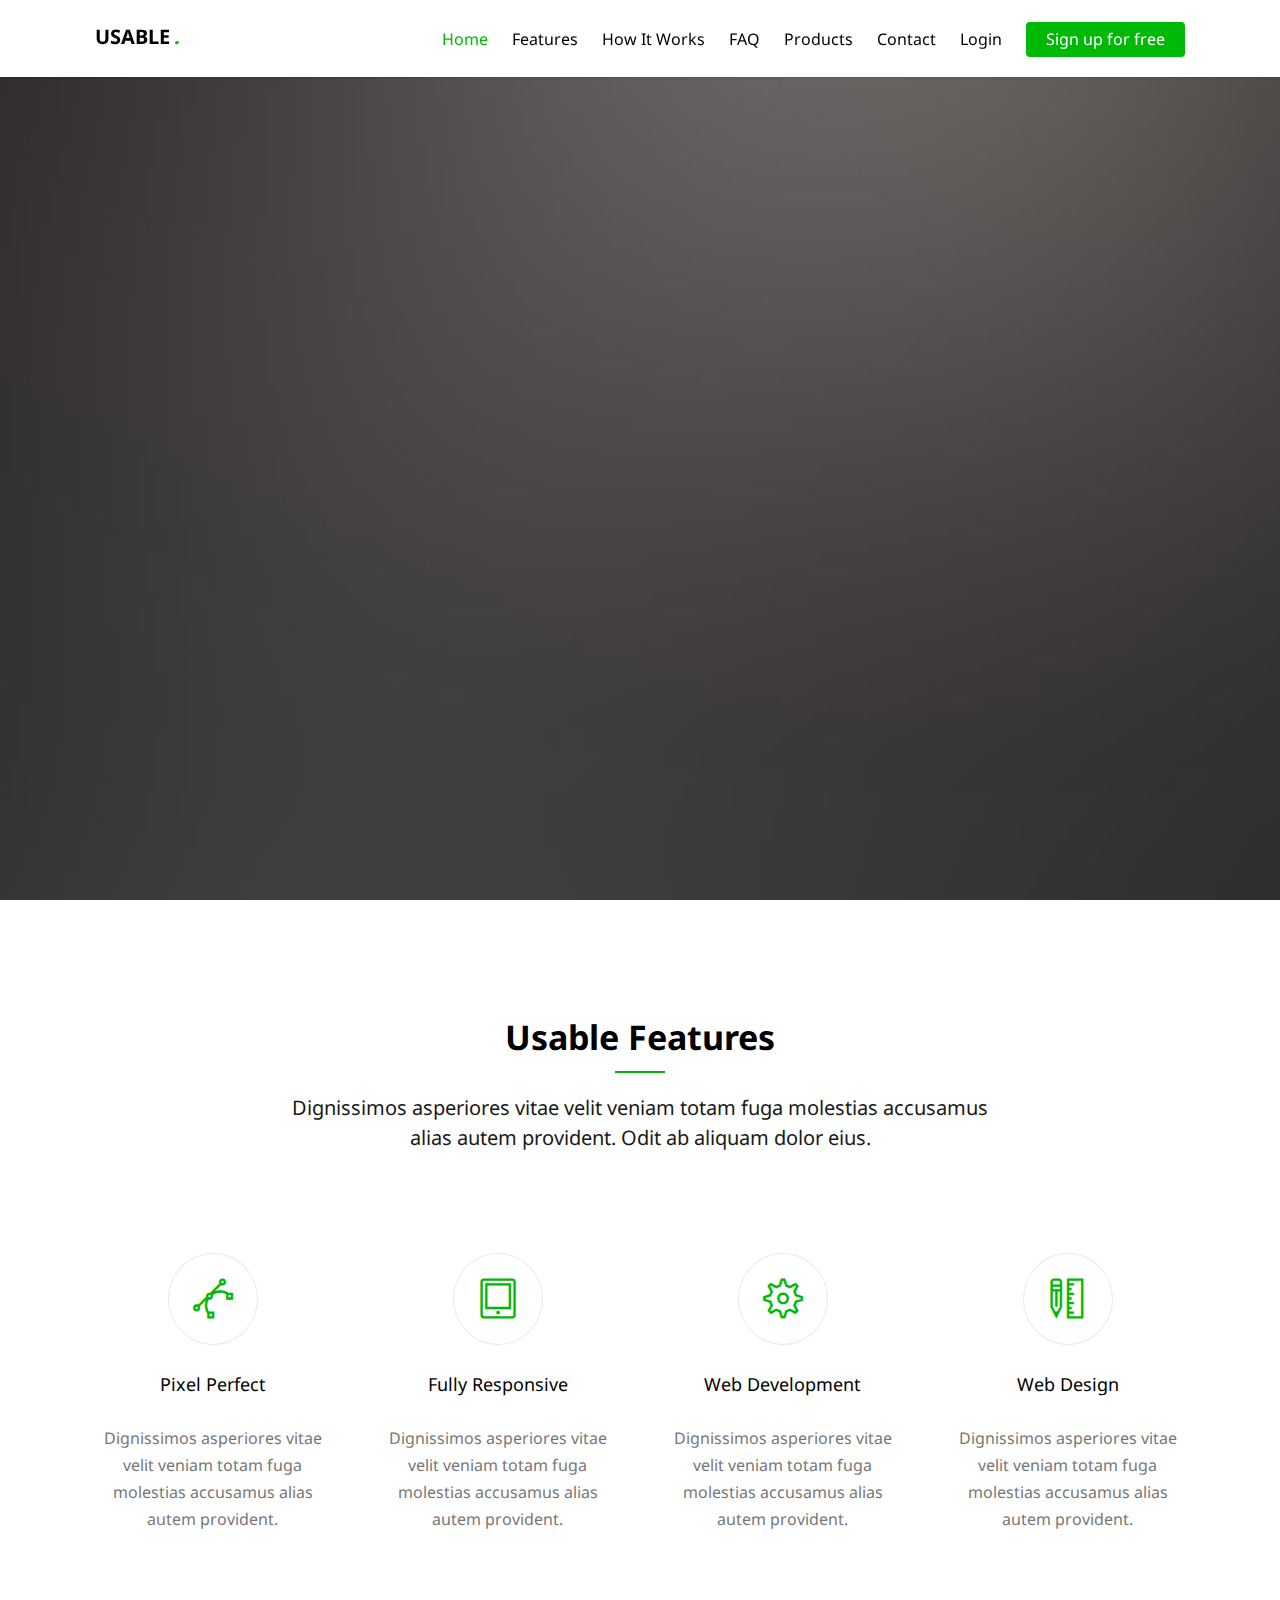
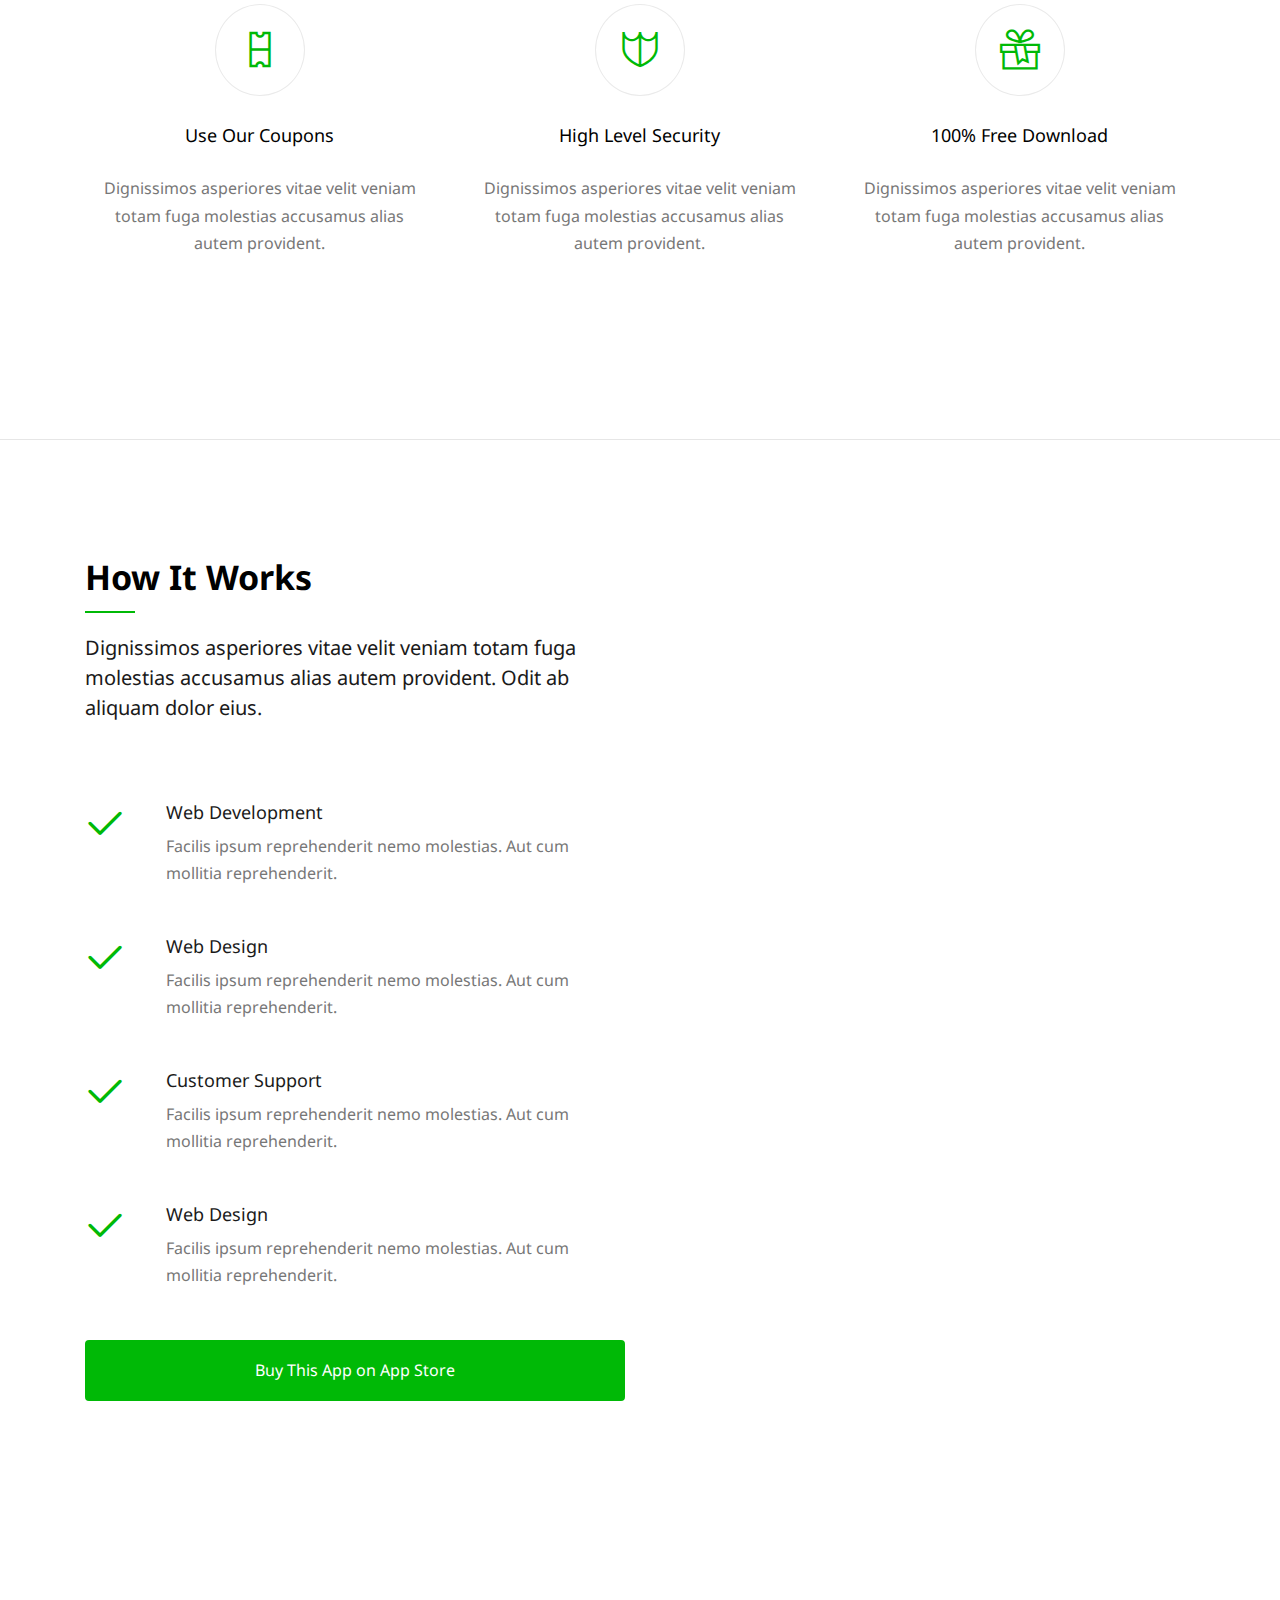
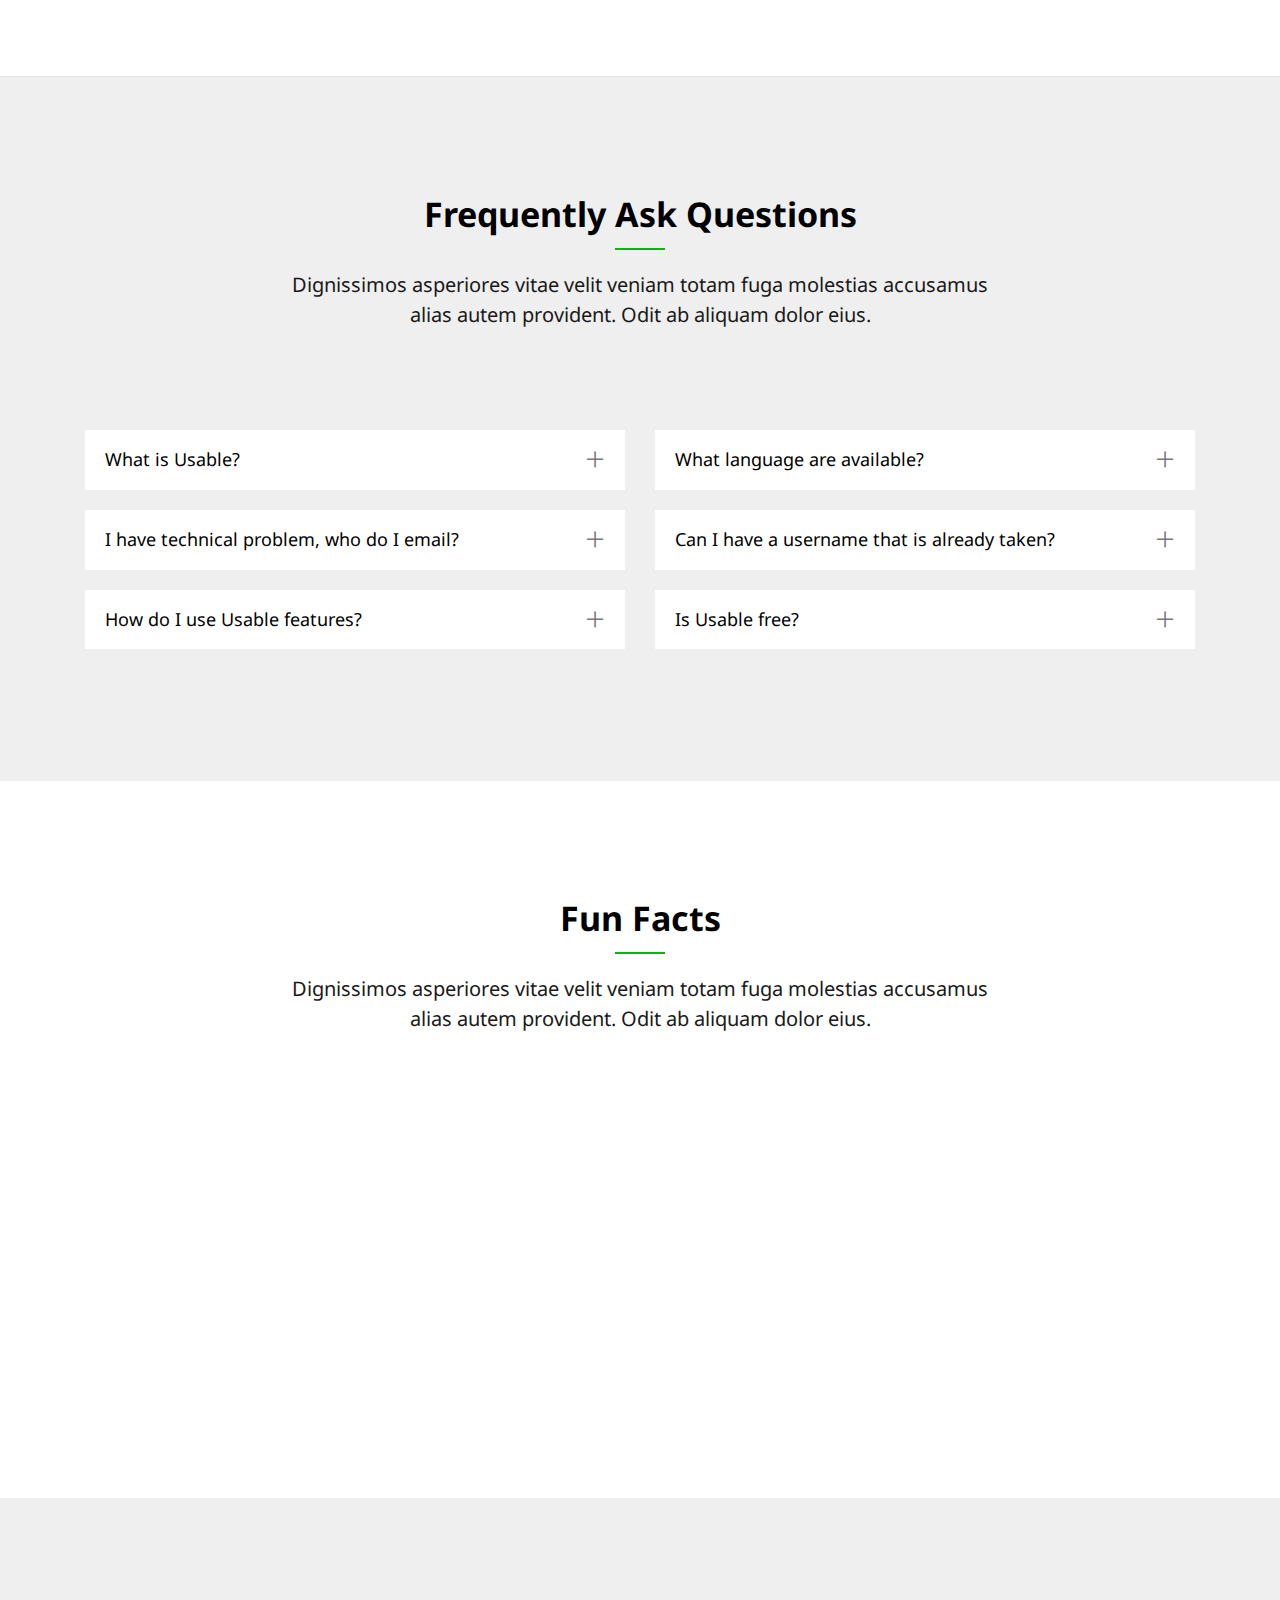
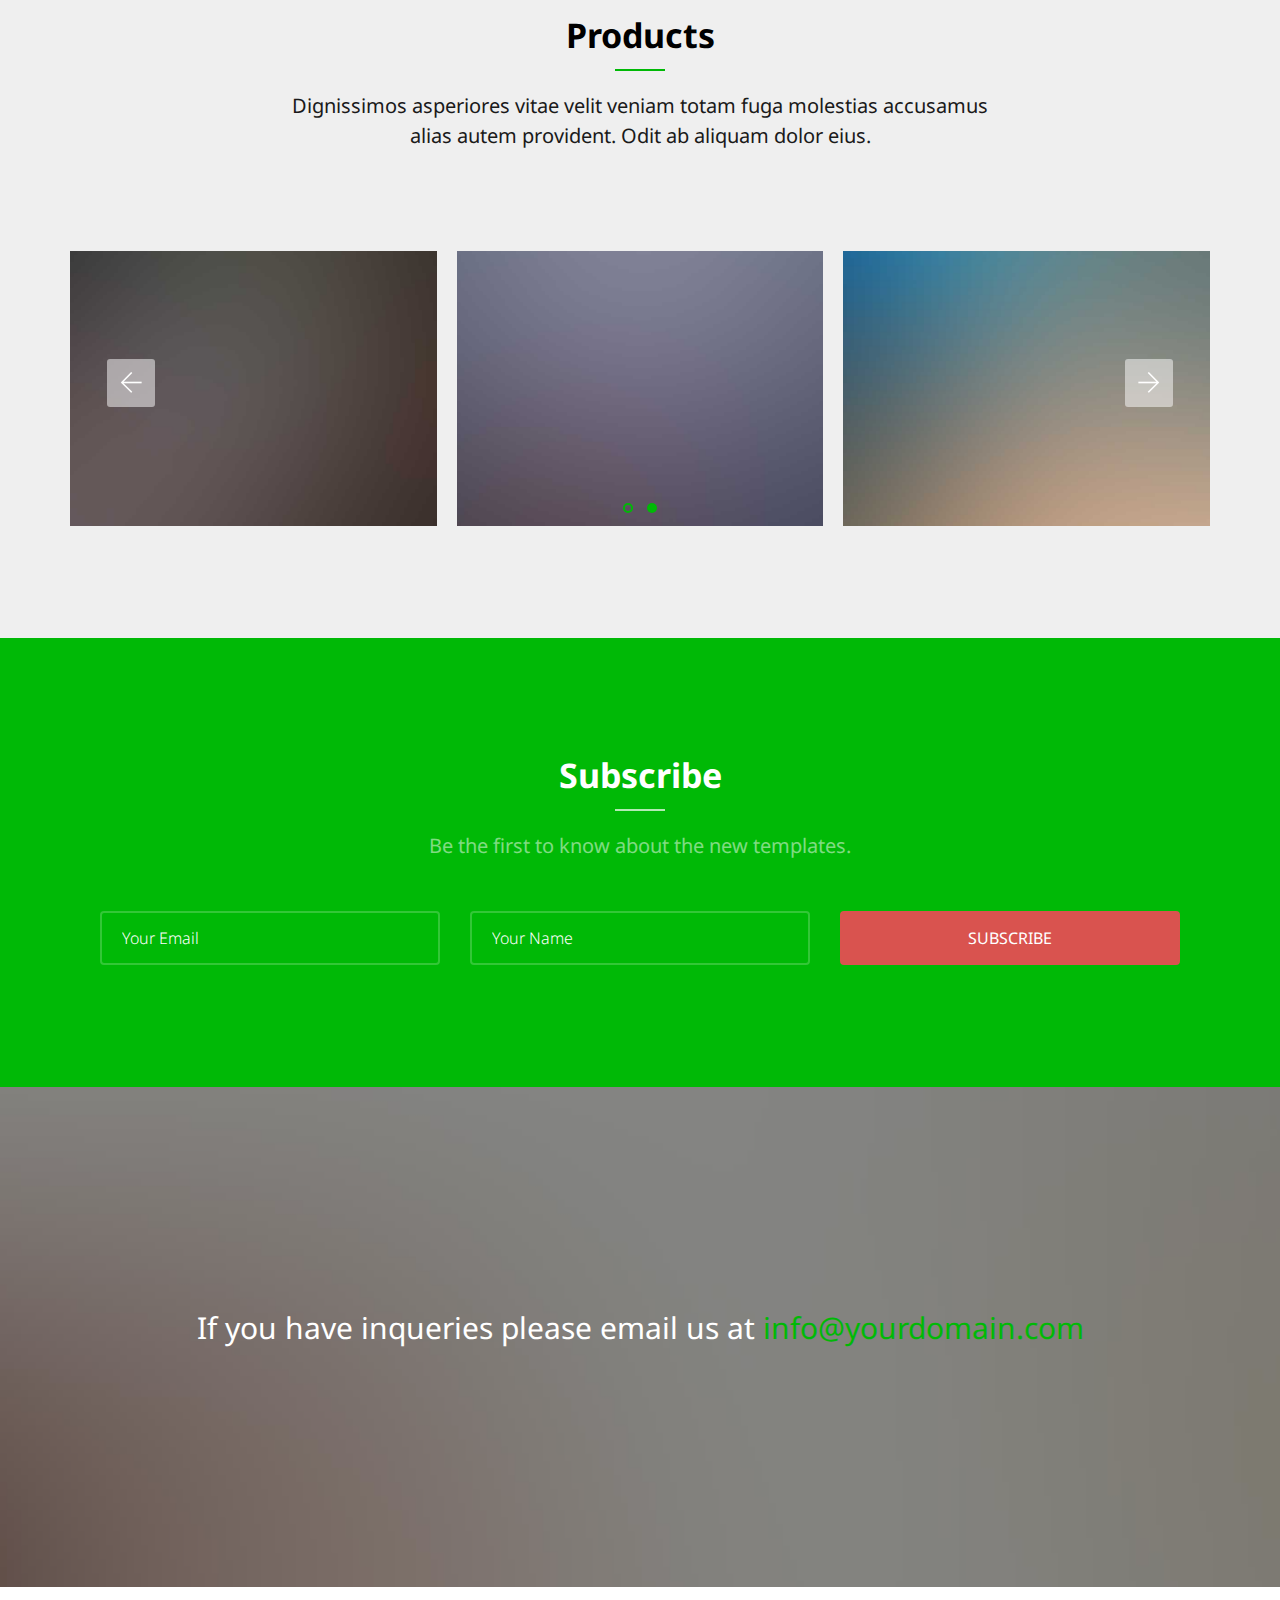
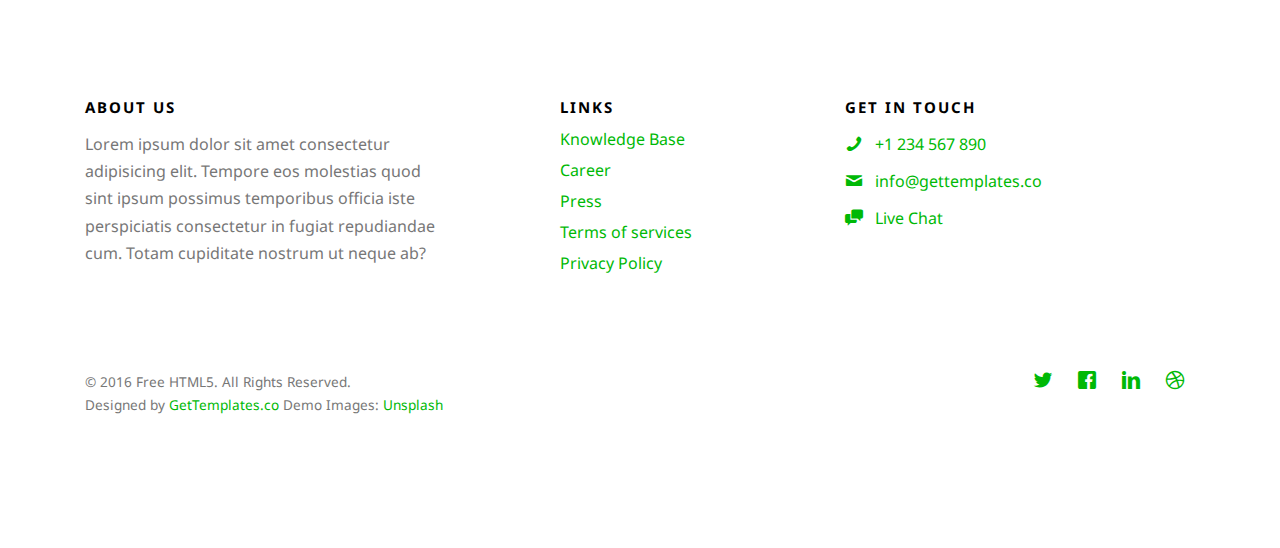
<file: site-viz/usable/index.html>
<!DOCTYPE HTML>
<!--
	Usable by gettemplates.co
	Twitter: http://twitter.com/gettemplateco
	URL: http://gettemplates.co
-->
<html>
	<head>
	<meta charset="utf-8">
	<meta http-equiv="X-UA-Compatible" content="IE=edge">
	<title>Usable &mdash; Free Website Template, Free HTML5 Template by gettemplates.co</title>
	<meta name="viewport" content="width=device-width, initial-scale=1">
	<meta name="description" content="Free HTML5 Website Template by gettemplates.co" />
	<meta name="keywords" content="free website templates, free html5, free template, free bootstrap, free website template, html5, css3, mobile first, responsive" />
	<meta name="author" content="gettemplates.co" />

  	<!-- Facebook and Twitter integration -->
	<meta property="og:title" content=""/>
	<meta property="og:image" content=""/>
	<meta property="og:url" content=""/>
	<meta property="og:site_name" content=""/>
	<meta property="og:description" content=""/>
	<meta name="twitter:title" content="" />
	<meta name="twitter:image" content="" />
	<meta name="twitter:url" content="" />
	<meta name="twitter:card" content="" />

	<link href="https://fonts.googleapis.com/css?family=Droid+Sans" rel="stylesheet">
	
	<!-- Animate.css -->
	<link rel="stylesheet" href="css/animate.css">
	<!-- Icomoon Icon Fonts-->
	<link rel="stylesheet" href="css/icomoon.css">
	<!-- Themify Icons-->
	<link rel="stylesheet" href="css/themify-icons.css">
	<!-- Bootstrap  -->
	<link rel="stylesheet" href="css/bootstrap.css">

	<!-- Magnific Popup -->
	<link rel="stylesheet" href="css/magnific-popup.css">

	<!-- Owl Carousel  -->
	<link rel="stylesheet" href="css/owl.carousel.min.css">
	<link rel="stylesheet" href="css/owl.theme.default.min.css">

	<!-- Theme style  -->
	<link rel="stylesheet" href="css/style.css">

	<!-- Modernizr JS -->
	<script src="js/modernizr-2.6.2.min.js"></script>
	<!-- FOR IE9 below -->
	<!--[if lt IE 9]>
	<script src="js/respond.min.js"></script>
	<![endif]-->

	</head>
	<body>
		
	<div class="gtco-loader"></div>
	
	<div id="page">
	<nav class="gtco-nav" role="navigation">
		<div class="gtco-container">
			<div class="row">
				<div class="col-sm-2 col-xs-12">
					<div id="gtco-logo"><a href="index.html">Usable <em>.</em></a></div>
				</div>
				<div class="col-xs-10 text-right menu-1 main-nav">
					<ul>
						<li class="active"><a href="#" data-nav-section="home">Home</a></li>
						<li><a href="#" data-nav-section="features">Features</a></li>
						<li><a href="#" data-nav-section="how-it-works">How It Works</a></li>
						<li><a href="#" data-nav-section="faq">FAQ</a></li>
						<li><a href="#" data-nav-section="products">Products</a></li>
						<li><a href="#" data-nav-section="contact">Contact</a></li>
						<li><a href="http://gettemplates.co" class="external" title="You will be navigated to the external pages">Login</a></li>
						<li class="btn-cta"><a href="http://gettemplates.co" class="external" title="You will be navigated to the external pages"><span>Sign up for free</span></a></li>
					</ul>
				</div>
			</div>
			
		</div>
	</nav>

	<div id="gtco-header" data-section="home" class="gtco-cover header-fixed" role="banner" style="background-image:url(images/img_bg_3.jpg);">
		<div class="overlay"></div>
		<div class="gtco-container">
			<div class="row">
				<div class="col-md-12 col-md-offset-0 text-center">
					<div class="display-t">
						<div class="display-tc">
							<h1 class="animate-box" data-animate-effect="fadeIn">For Startup Business Template</h1>
							<h2 class="animate-box" data-animate-effect="fadeIn">Free HTML5 Bootstrap Templates Made <em>by</em> <a href="http://gettemplates.co/" target="_blank">GetTemplates.co</a></h2>
							<p class="animate-box" data-animate-effect="fadeIn"><a href="#" class="btn btn-primary btn-lg">Sign Up for Free</a></p>
							<p class="gtco-video-link animate-box" data-animate-effect="fadeIn"><a href="https://vimeo.com/channels/staffpicks/93951774" class="popup-vimeo"><i class="icon-controller-play"></i> Watch the Video</a></p>
						</div>
					</div>
				</div>
			</div>
		</div>
	</div>

	
	<div id="gtco-features" class="border-bottom" data-section="features">
		<div class="gtco-container">
			<div class="row">
				<div class="col-md-8 col-md-offset-2 text-center gtco-heading">
					<h2>Usable Features</h2>
					<p>Dignissimos asperiores vitae velit veniam totam fuga molestias accusamus alias autem provident. Odit ab aliquam dolor eius.</p>
				</div>
			</div>
			<div class="row">
				<div class="col-md-3 col-sm-6">
					<div class="feature-center">
						<span class="icon">
							<i class="ti-vector"></i>
						</span>
						<h3>Pixel Perfect</h3>
						<p>Dignissimos asperiores vitae velit veniam totam fuga molestias accusamus alias autem provident. </p>
					</div>
				</div>
				<div class="col-md-3 col-sm-6">
					<div class="feature-center">
						<span class="icon">
							<i class="ti-tablet"></i>
						</span>
						<h3>Fully Responsive</h3>
						<p>Dignissimos asperiores vitae velit veniam totam fuga molestias accusamus alias autem provident. </p>
					</div>
				</div>
				<div class="col-md-3 col-sm-6">
					<div class="feature-center">
						<span class="icon">
							<i class="ti-settings"></i>
						</span>
						<h3>Web Development</h3>
						<p>Dignissimos asperiores vitae velit veniam totam fuga molestias accusamus alias autem provident. </p>
					</div>
				</div>
				<div class="col-md-3 col-sm-6">
					<div class="feature-center">
						<span class="icon">
							<i class="ti-ruler-pencil"></i>
						</span>
						<h3>Web Design</h3>
						<p>Dignissimos asperiores vitae velit veniam totam fuga molestias accusamus alias autem provident. </p>
					</div>
				</div>
			</div>
			<div class="row">
				<div class="col-md-4 col-sm-6">
					<div class="feature-center">
						<span class="icon">
							<i class="ti-ticket"></i>
						</span>
						<h3>Use Our Coupons</h3>
						<p>Dignissimos asperiores vitae velit veniam totam fuga molestias accusamus alias autem provident. </p>
					</div>
				</div>
				<div class="col-md-4 col-sm-6">
					<div class="feature-center">
						<span class="icon">
							<i class="ti-shield"></i>
						</span>
						<h3>High Level Security</h3>
						<p>Dignissimos asperiores vitae velit veniam totam fuga molestias accusamus alias autem provident. </p>
					</div>
				</div>
				<div class="col-md-4 col-sm-6">
					<div class="feature-center">
						<span class="icon">
							<i class="ti-gift"></i>
						</span>
						<h3>100% Free Download</h3>
						<p>Dignissimos asperiores vitae velit veniam totam fuga molestias accusamus alias autem provident. </p>
					</div>
				</div>
			</div>
		</div>
	</div>


	<div class="gtco-section border-bottom" id="how-it-works" data-section="how-it-works">
		<div class="gtco-container">
			<div class="row">
				<div class="col-md-6">

					<div class="gtco-heading">
						<h2 class="gtco-left">How It Works</h2>
						<p>Dignissimos asperiores vitae velit veniam totam fuga molestias accusamus alias autem provident. Odit ab aliquam dolor eius.</p>
					</div>

					<div class="row">

						<div class="col-md-12">
							<div class="feature-left">
								<span class="icon">
									<i class="icon-check"></i>
								</span>
								<div class="feature-copy">
									<h3>Web Development</h3>
									<p>Facilis ipsum reprehenderit nemo molestias. Aut cum mollitia reprehenderit.</p>
								</div>
							</div>
						</div>
						<div class="col-md-12">
							<div class="feature-left">
								<span class="icon">
									<i class="icon-check"></i>
								</span>
								<div class="feature-copy">
									<h3>Web Design</h3>
									<p>Facilis ipsum reprehenderit nemo molestias. Aut cum mollitia reprehenderit.</p>
								</div>
							</div>
						</div>
						<div class="col-md-12">
							<div class="feature-left">
								<span class="icon">
									<i class="icon-check"></i>
								</span>
								<div class="feature-copy">
									<h3>Customer Support</h3>
									<p>Facilis ipsum reprehenderit nemo molestias. Aut cum mollitia reprehenderit.</p>
								</div>
							</div>
						</div>
						<div class="col-md-12">
							<div class="feature-left">
								<span class="icon">
									<i class="icon-check"></i>
								</span>
								<div class="feature-copy">
									<h3>Web Design</h3>
									<p>Facilis ipsum reprehenderit nemo molestias. Aut cum mollitia reprehenderit.</p>
								</div>
							</div>
						</div>
					</div>
					<div class="row">
						<div class="col-md-12">
							<p><a href="#" class="btn btn-primary btn-lg btn-block"><i class="icon-apple"></i> Buy This App on App Store</a></p>
						</div>
					</div>
				</div>
				<div class="col-md-6 animate-box" data-animate-effect="fadeInRight">
					<img src="images/iphone.png" alt="Free HTML5 Bootstrap Template" class="img-responsive">
				</div>
			</div>
		</div>
	</div>

	

	<div class="gtco-section" id="gtco-faq" data-section="faq">
		<div class="gtco-container">
			<div class="row">
				<div class="col-md-8 col-md-offset-2 text-center gtco-heading">
					<h2>Frequently Ask Questions</h2>
					<p>Dignissimos asperiores vitae velit veniam totam fuga molestias accusamus alias autem provident. Odit ab aliquam dolor eius.</p>
				</div>
			</div>
			<div class="row">
				<div class="col-md-6">

					<div class="gtco-accordion">
						<div class="gtco-accordion-heading">
							<div class="icon"><i class="icon-cross"></i></div>
							<h3>What is Usable?</h3>
						</div>
						<div class="gtco-accordion-content">
							<div class="inner">
								<p>Far far away, behind the word mountains, far from the countries Vokalia and Consonantia, there live the blind texts. Separated they live in Bookmarksgrove right at the coast of the Semantics, a large language ocean.</p>
							</div>
						</div>
					</div>
					<div class="gtco-accordion">
						<div class="gtco-accordion-heading">
							<div class="icon"><i class="icon-cross"></i></div>
							<h3>I have technical problem, who do I email?</h3>
						</div>
						<div class="gtco-accordion-content">
							<div class="inner">
								<p>Far far away, behind the word mountains, far from the countries Vokalia and Consonantia, there live the blind texts. Separated they live in Bookmarksgrove right at the coast of the Semantics, a large language ocean.</p>
							</div>
						</div>
					</div>
					<div class="gtco-accordion">
						<div class="gtco-accordion-heading">
							<div class="icon"><i class="icon-cross"></i></div>
							<h3>How do I use Usable features?</h3>
						</div>
						<div class="gtco-accordion-content">
							<div class="inner">
								<p>Far far away, behind the word mountains, far from the countries Vokalia and Consonantia, there live the blind texts. Separated they live in Bookmarksgrove right at the coast of the Semantics, a large language ocean.</p>
							</div>
						</div>
					</div>

				</div>
				<div class="col-md-6">

					<div class="gtco-accordion">
						<div class="gtco-accordion-heading">
							<div class="icon"><i class="icon-cross"></i></div>
							<h3>What language are available?</h3>
						</div>
						<div class="gtco-accordion-content">
							<div class="inner">
								<p>Far far away, behind the word mountains, far from the countries Vokalia and Consonantia, there live the blind texts. Separated they live in Bookmarksgrove right at the coast of the Semantics, a large language ocean.</p>
							</div>
						</div>
					</div>
					<div class="gtco-accordion">
						<div class="gtco-accordion-heading">
							<div class="icon"><i class="icon-cross"></i></div>
							<h3>Can I have a username that is already taken?</h3>
						</div>
						<div class="gtco-accordion-content">
							<div class="inner">
								<p>Far far away, behind the word mountains, far from the countries Vokalia and Consonantia, there live the blind texts. Separated they live in Bookmarksgrove right at the coast of the Semantics, a large language ocean.</p>
							</div>
						</div>
					</div>
					<div class="gtco-accordion">
						<div class="gtco-accordion-heading">
							<div class="icon"><i class="icon-cross"></i></div>
							<h3>Is Usable free?</h3>
						</div>
						<div class="gtco-accordion-content">
							<div class="inner">
								<p>Far far away, behind the word mountains, far from the countries Vokalia and Consonantia, there live the blind texts. Separated they live in Bookmarksgrove right at the coast of the Semantics, a large language ocean.</p>
							</div>
						</div>
					</div>

				</div>
			</div>
		</div>
	</div>


	<div id="gtco-counter" class="gtco-section">
		<div class="gtco-container">

			<div class="row">
				<div class="col-md-8 col-md-offset-2 text-center gtco-heading">
					<h2>Fun Facts</h2>
					<p>Dignissimos asperiores vitae velit veniam totam fuga molestias accusamus alias autem provident. Odit ab aliquam dolor eius.</p>
				</div>
			</div>

			<div class="row">
				
				<div class="col-md-3 col-sm-6 animate-box" data-animate-effect="fadeInLeft">
					<div class="feature-center">
						<span class="icon">
							<i class="ti-download"></i>
						</span>
						<span class="counter js-counter" data-from="0" data-to="2122070" data-speed="5000" data-refresh-interval="50">1</span>
						<span class="counter-label">Downloads</span>

					</div>
				</div>
				<div class="col-md-3 col-sm-6 animate-box" data-animate-effect="fadeInLeft">
					<div class="feature-center">
						<span class="icon">
							<i class="ti-face-smile"></i>
						</span>
						<span class="counter js-counter" data-from="0" data-to="402002" data-speed="5000" data-refresh-interval="50">1</span>
						<span class="counter-label">Happy Clients</span>
					</div>
				</div>
				<div class="col-md-3 col-sm-6 animate-box" data-animate-effect="fadeInLeft">
					<div class="feature-center">
						<span class="icon">
							<i class="ti-briefcase"></i>
						</span>
						<span class="counter js-counter" data-from="0" data-to="402" data-speed="5000" data-refresh-interval="50">1</span>
						<span class="counter-label">Projects Done</span>
					</div>
				</div>
				<div class="col-md-3 col-sm-6 animate-box" data-animate-effect="fadeInLeft">
					<div class="feature-center">
						<span class="icon">
							<i class="ti-time"></i>
						</span>
						<span class="counter js-counter" data-from="0" data-to="212023" data-speed="5000" data-refresh-interval="50">1</span>
						<span class="counter-label">Hours Spent</span>

					</div>
				</div>
					
			</div>
		</div>
	</div>

	<div id="gtco-products" data-section="products">
		<div class="gtco-container">
			<div class="row">
				<div class="col-md-8 col-md-offset-2 text-center gtco-heading">
					<h2>Products</h2>
					<p>Dignissimos asperiores vitae velit veniam totam fuga molestias accusamus alias autem provident. Odit ab aliquam dolor eius.</p>
				</div>
			</div>
			<div class="row">
				<div class="owl-carousel owl-carousel-carousel">
					<div class="item">
						<img src="images/img_1.jpg" alt="Free HTML5 Bootstrap Template by GetTemplates.co">
					</div>
					<div class="item">
						<img src="images/img_2.jpg" alt="Free HTML5 Bootstrap Template by GetTemplates.co">
					</div>
					<div class="item">
						<img src="images/img_3.jpg" alt="Free HTML5 Bootstrap Template by GetTemplates.co">
					</div>
					<div class="item">
						<img src="images/img_4.jpg" alt="Free HTML5 Bootstrap Template by GetTemplates.co">
					</div>
				</div>
			</div>
		</div>
	</div>

	

	<div id="gtco-subscribe">
		<div class="gtco-container">
			<div class="row">
				<div class="col-md-8 col-md-offset-2 text-center gtco-heading">
					<h2>Subscribe</h2>
					<p>Be the first to know about the new templates.</p>
				</div>
			</div>
			<div class="row">
				<div class="col-md-12">
					<form class="form-inline">
						<div class="col-md-4 col-sm-4">
							<div class="form-group">
								<label for="email" class="sr-only">Email</label>
								<input type="email" class="form-control" id="email" placeholder="Your Email">
							</div>
						</div>
						<div class="col-md-4 col-sm-4">
							<div class="form-group">
								<label for="name" class="sr-only">Name</label>
								<input type="text" class="form-control" id="name" placeholder="Your Name">
							</div>
						</div>
						<div class="col-md-4 col-sm-4">
							<button type="submit" class="btn btn-danger btn-block">Subscribe</button>
						</div>
					</form>
				</div>
			</div>
		</div>
	</div>
	
	<div id="gtco-contact" data-section="contact" class="gtco-cover gtco-cover-xs" style="background-image:url(images/img_bg_2.jpg);">
		<div class="overlay"></div>
		<div class="gtco-container">
			<div class="row text-center">
				<div class="display-t">
					<div class="display-tc">
						<div class="col-md-12">
							<h3>If you have inqueries please email us at <a href="#">info@yourdomain.com</a></h3>
						</div>
					</div>
				</div>
			</div>
		</div>
	</div>
	

	<footer id="gtco-footer" role="contentinfo">
		<div class="gtco-container">
			<div class="row row-pb-md">

				<div class="col-md-4">
					<div class="gtco-widget">
						<h3>About Us</h3>
						<p>Lorem ipsum dolor sit amet consectetur adipisicing elit. Tempore eos molestias quod sint ipsum possimus temporibus officia iste perspiciatis consectetur in fugiat repudiandae cum. Totam cupiditate nostrum ut neque ab?</p>
					</div>
				</div>

				<div class="col-md-4 col-md-push-1">
					<div class="gtco-widget">
						<h3>Links</h3>
						<ul class="gtco-footer-links">
							<li><a href="#">Knowledge Base</a></li>
							<li><a href="#">Career</a></li>
							<li><a href="#">Press</a></li>
							<li><a href="#">Terms of services</a></li>
							<li><a href="#">Privacy Policy</a></li>
						</ul>
					</div>
				</div>

				<div class="col-md-4">
					<div class="gtco-widget">
						<h3>Get In Touch</h3>
						<ul class="gtco-quick-contact">
							<li><a href="#"><i class="icon-phone"></i> +1 234 567 890</a></li>
							<li><a href="#"><i class="icon-mail2"></i> info@gettemplates.co</a></li>
							<li><a href="#"><i class="icon-chat"></i> Live Chat</a></li>
						</ul>
					</div>
				</div>

			</div>

			<div class="row copyright">
				<div class="col-md-12">
					<p class="pull-left">
						<small class="block">&copy; 2016 Free HTML5. All Rights Reserved.</small> 
						<small class="block">Designed by <a href="http://gettemplates.co/" target="_blank">GetTemplates.co</a> Demo Images: <a href="http://unsplash.co/" target="_blank">Unsplash</a></small>
					</p>
					<p class="pull-right">
						<ul class="gtco-social-icons pull-right">
							<li><a href="#"><i class="icon-twitter"></i></a></li>
							<li><a href="#"><i class="icon-facebook"></i></a></li>
							<li><a href="#"><i class="icon-linkedin"></i></a></li>
							<li><a href="#"><i class="icon-dribbble"></i></a></li>
						</ul>
					</p>
				</div>
			</div>

		</div>
	</footer>
	</div>

	<div class="gototop js-top">
		<a href="#" class="js-gotop"><i class="icon-arrow-up"></i></a>
	</div>
	
	<!-- jQuery -->
	<script src="js/jquery.min.js"></script>
	<!-- jQuery Easing -->
	<script src="js/jquery.easing.1.3.js"></script>
	<!-- Bootstrap -->
	<script src="js/bootstrap.min.js"></script>
	<!-- Waypoints -->
	<script src="js/jquery.waypoints.min.js"></script>
	<!-- Carousel -->
	<script src="js/owl.carousel.min.js"></script>
	<!-- countTo -->
	<script src="js/jquery.countTo.js"></script>
	<!-- Magnific Popup -->
	<script src="js/jquery.magnific-popup.min.js"></script>
	<script src="js/magnific-popup-options.js"></script>
	<!-- Main -->
	<script src="js/main.js"></script>

	</body>
</html>
</file>
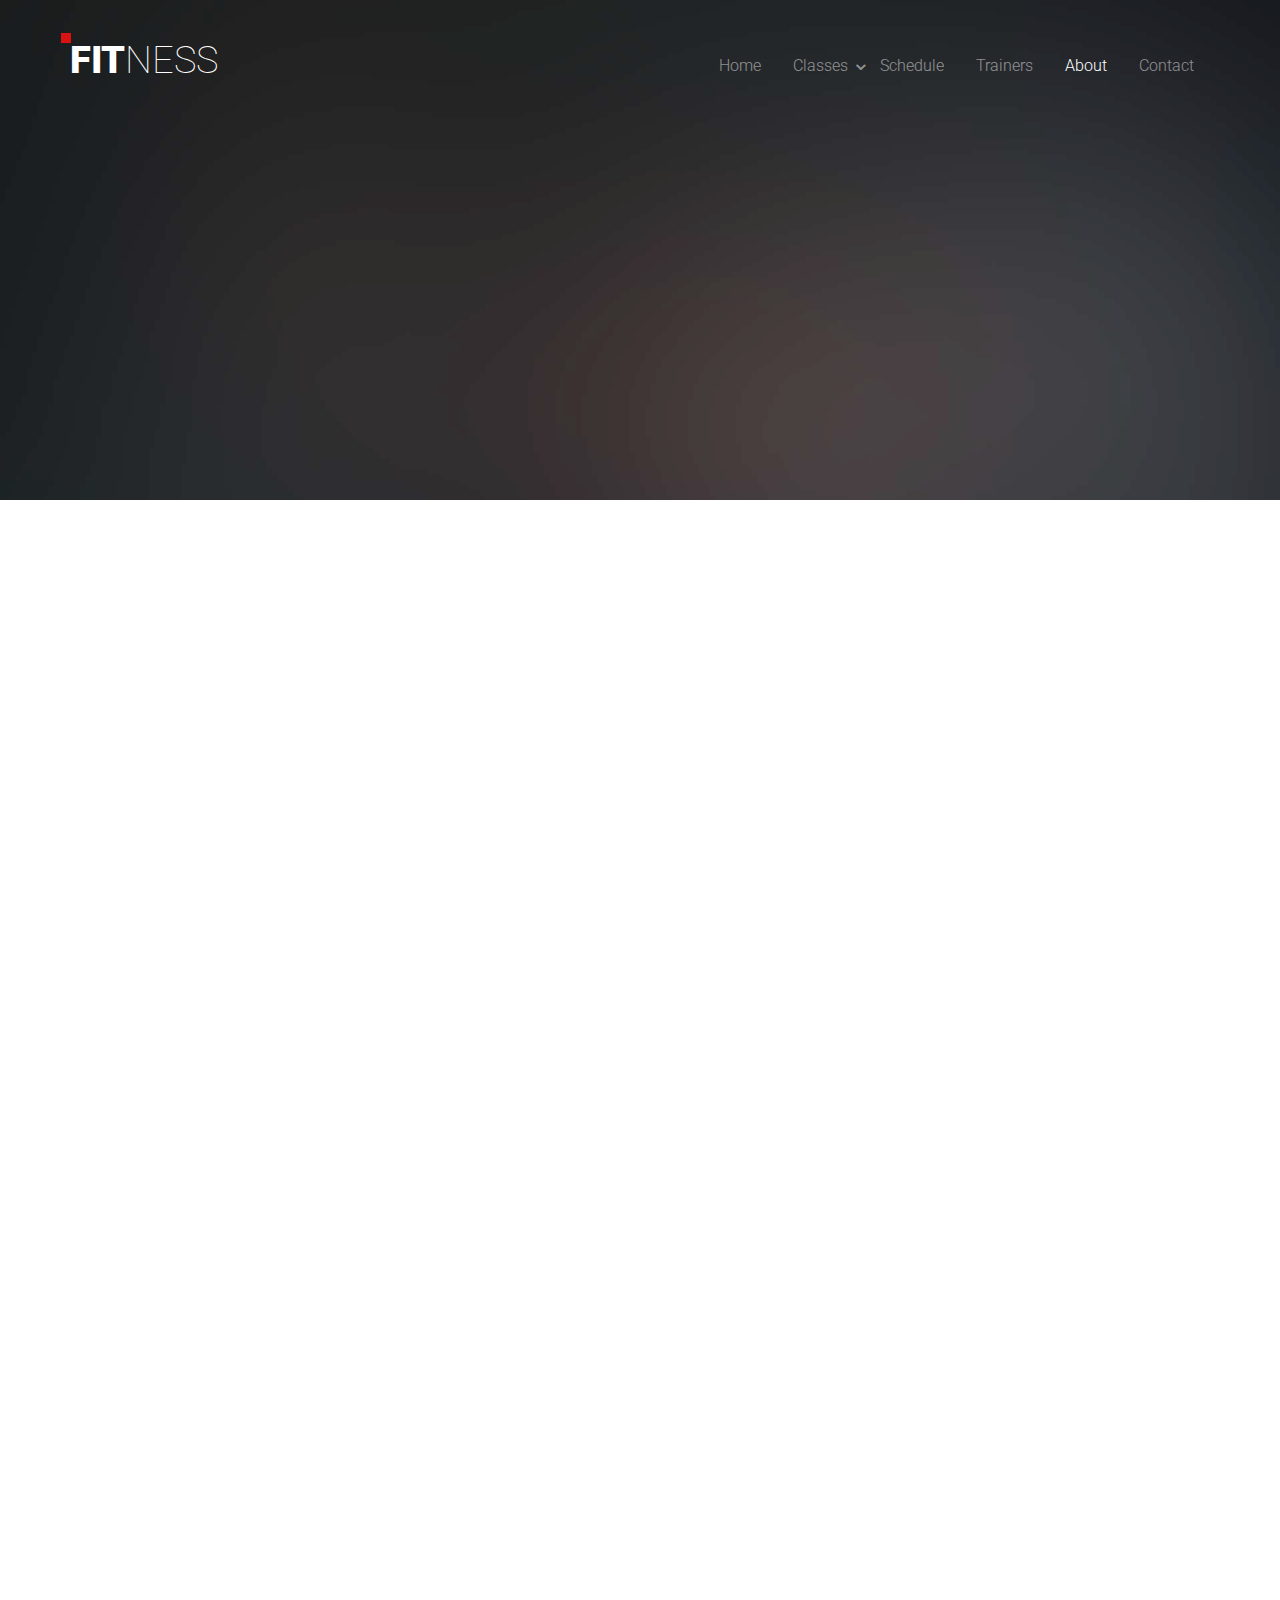
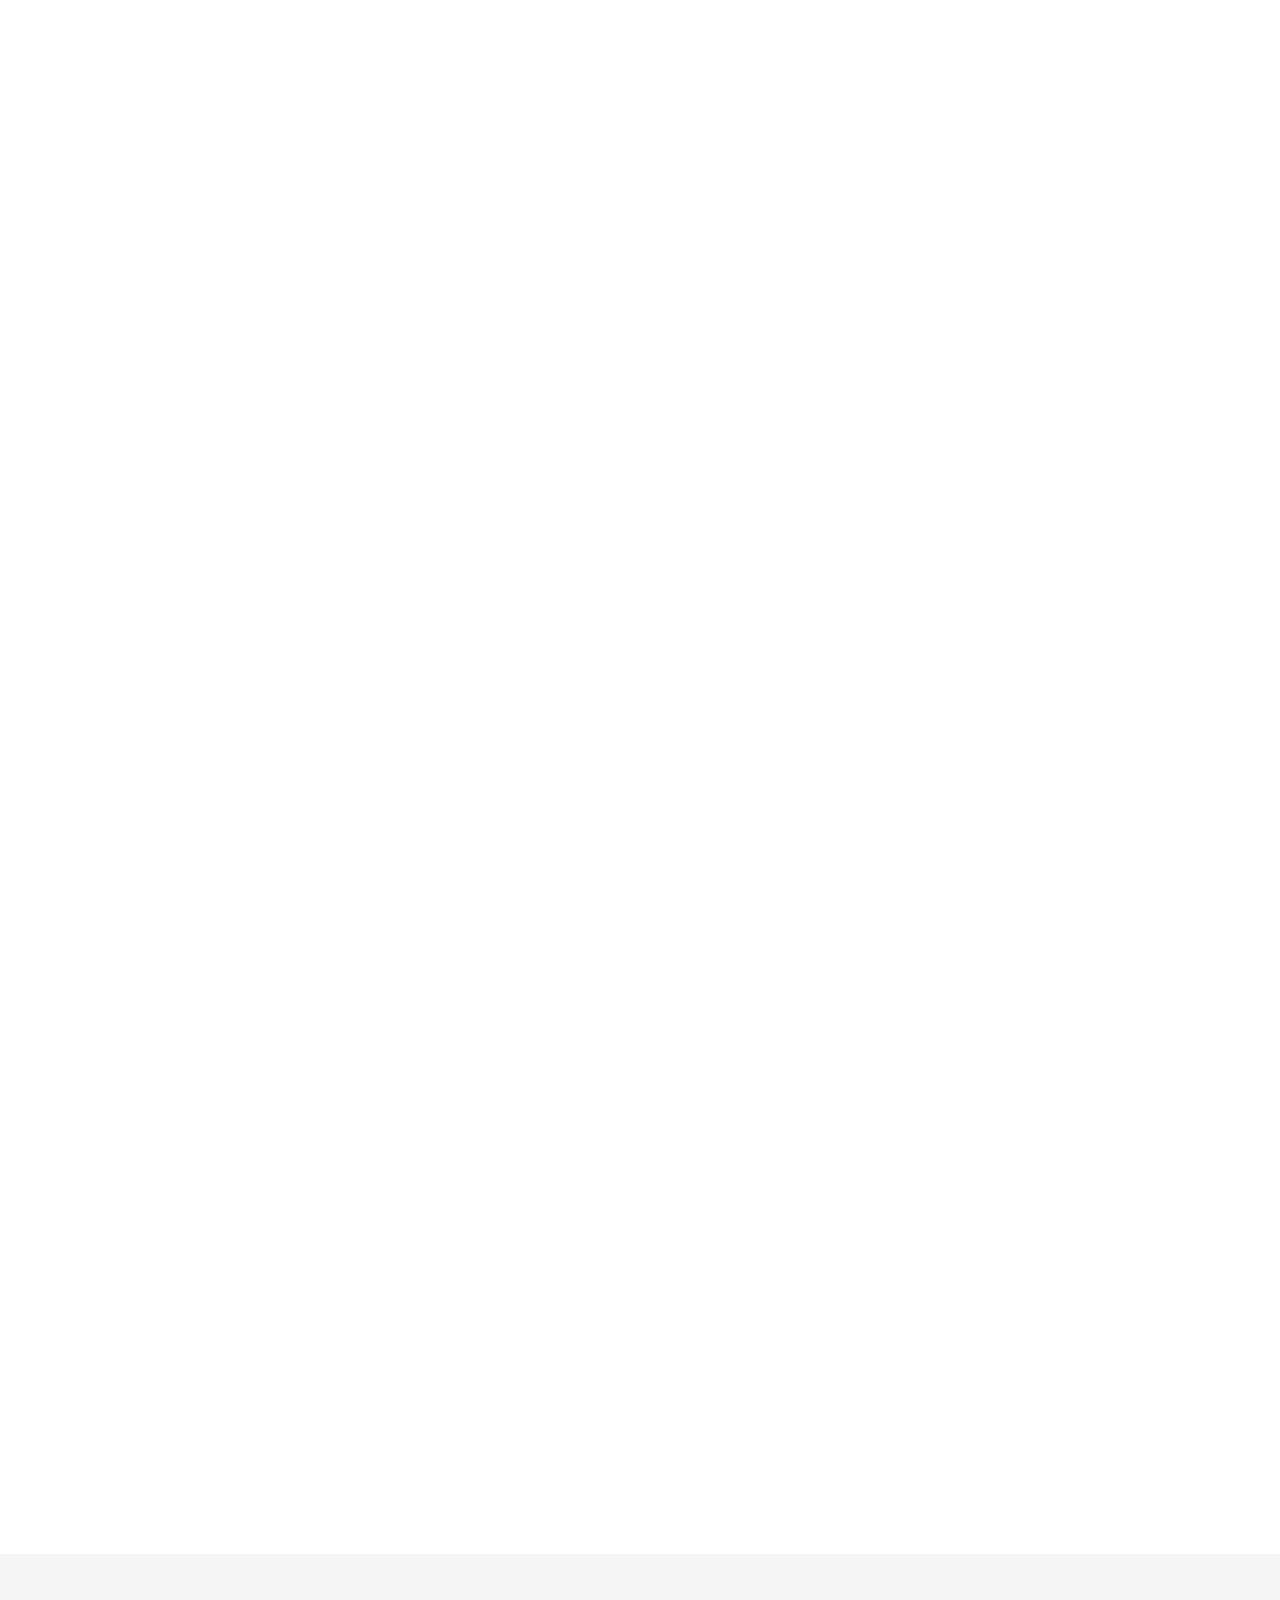
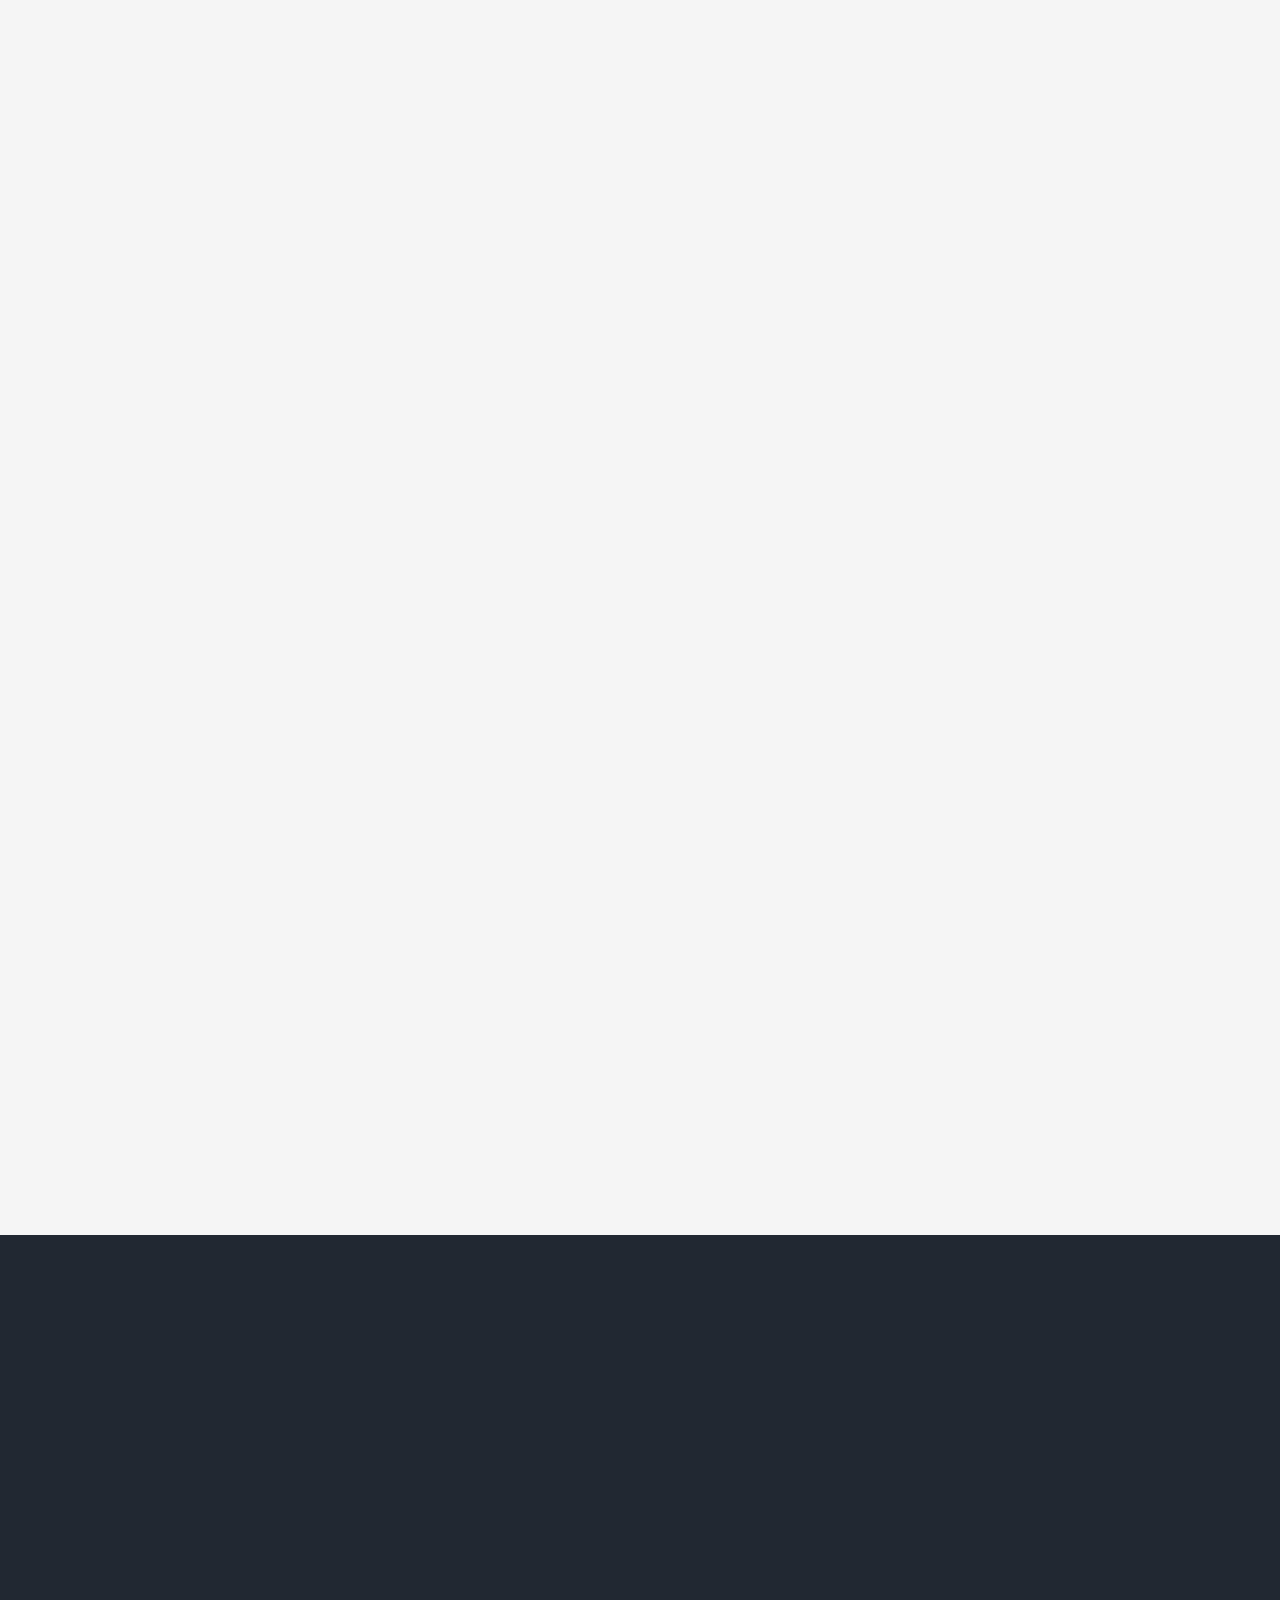
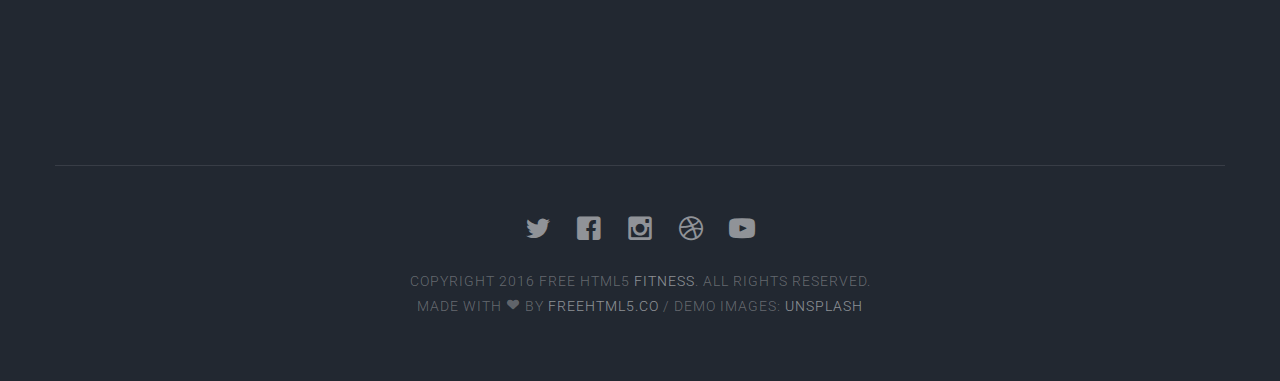
<file: landing/fitness/about.html>
<!DOCTYPE html>
<!--[if lt IE 7]>      <html class="no-js lt-ie9 lt-ie8 lt-ie7"> <![endif]-->
<!--[if IE 7]>         <html class="no-js lt-ie9 lt-ie8"> <![endif]-->
<!--[if IE 8]>         <html class="no-js lt-ie9"> <![endif]-->
<!--[if gt IE 8]><!--> <html class="no-js"> <!--<![endif]-->
	<head>
	<meta charset="utf-8">
	<meta http-equiv="X-UA-Compatible" content="IE=edge">
	<title>Fitness &mdash; 100% Free Fully Responsive HTML5 Template by FREEHTML5.co</title>
	<meta name="viewport" content="width=device-width, initial-scale=1">
	<meta name="description" content="Free HTML5 Template by FREEHTML5.CO" />
	<meta name="keywords" content="free html5, free template, free bootstrap, html5, css3, mobile first, responsive" />
	<meta name="author" content="FREEHTML5.CO" />

  <!-- 
	//////////////////////////////////////////////////////

	FREE HTML5 TEMPLATE 
	DESIGNED & DEVELOPED by FREEHTML5.CO
		
	Website: 		http://freehtml5.co/
	Email: 			info@freehtml5.co
	Twitter: 		http://twitter.com/fh5co
	Facebook: 		https://www.facebook.com/fh5co

	//////////////////////////////////////////////////////
	 -->

  	<!-- Facebook and Twitter integration -->
	<meta property="og:title" content=""/>
	<meta property="og:image" content=""/>
	<meta property="og:url" content=""/>
	<meta property="og:site_name" content=""/>
	<meta property="og:description" content=""/>
	<meta name="twitter:title" content="" />
	<meta name="twitter:image" content="" />
	<meta name="twitter:url" content="" />
	<meta name="twitter:card" content="" />

	<!-- Place favicon.ico and apple-touch-icon.png in the root directory -->
	<link rel="shortcut icon" href="favicon.ico">

	<link href='https://fonts.googleapis.com/css?family=Roboto:400,100,300,700,900' rel='stylesheet' type='text/css'>
	
	<!-- Animate.css -->
	<link rel="stylesheet" href="css/animate.css">
	<!-- Icomoon Icon Fonts-->
	<link rel="stylesheet" href="css/icomoon.css">
	<!-- Bootstrap  -->
	<link rel="stylesheet" href="css/bootstrap.css">
	<!-- Superfish -->
	<link rel="stylesheet" href="css/superfish.css">

	<link rel="stylesheet" href="css/style.css">


	<!-- Modernizr JS -->
	<script src="js/modernizr-2.6.2.min.js"></script>
	<!-- FOR IE9 below -->
	<!--[if lt IE 9]>
	<script src="js/respond.min.js"></script>
	<![endif]-->

	</head>
	<body>
		<div id="fh5co-wrapper">
		<div id="fh5co-page">
		<div id="fh5co-header">
			<header id="fh5co-header-section">
				<div class="container">
					<div class="nav-header">
						<a href="#" class="js-fh5co-nav-toggle fh5co-nav-toggle"><i></i></a>
						<h1 id="fh5co-logo"><a href="index.html">Fit<span>ness</span></a></h1>
						<!-- START #fh5co-menu-wrap -->
						<nav id="fh5co-menu-wrap" role="navigation">
							<ul class="sf-menu" id="fh5co-primary-menu">
								<li>
									<a href="index.html">Home</a>
								</li>
								<li>
									<a href="classes.html" class="fh5co-sub-ddown">Classes</a>
									 <ul class="fh5co-sub-menu">
									 	<li><a href="left-sidebar.html">Web Development</a></li>
									 	<li><a href="right-sidebar.html">Branding &amp; Identity</a></li>
										<li>
											<a href="#" class="fh5co-sub-ddown">Free HTML5</a>
											<ul class="fh5co-sub-menu">
												<li><a href="http://freehtml5.co/preview/?item=build-free-html5-bootstrap-template" target="_blank">Build</a></li>
												<li><a href="http://freehtml5.co/preview/?item=work-free-html5-template-bootstrap" target="_blank">Work</a></li>
												<li><a href="http://freehtml5.co/preview/?item=light-free-html5-template-bootstrap" target="_blank">Light</a></li>
												<li><a href="http://freehtml5.co/preview/?item=relic-free-html5-template-using-bootstrap" target="_blank">Relic</a></li>
												<li><a href="http://freehtml5.co/preview/?item=display-free-html5-template-using-bootstrap" target="_blank">Display</a></li>
												<li><a href="http://freehtml5.co/preview/?item=sprint-free-html5-template-bootstrap" target="_blank">Sprint</a></li>
											</ul>
										</li>
										<li><a href="#">UI Animation</a></li>
										<li><a href="#">Copywriting</a></li>
										<li><a href="#">Photography</a></li> 
									</ul>
								</li>
								<li>
									<a href="schedule.html">Schedule</a>
								</li>
								<li><a href="trainer.html">Trainers</a></li>
								<li class="active"><a href="about.html">About</a></li>
								<li><a href="contact.html">Contact</a></li>
							</ul>
						</nav>
					</div>
				</div>
			</header>		
		</div>
		<!-- end:fh5co-header -->
		<div class="fh5co-parallax" style="background-image: url(images/home-image-4.jpg);" data-stellar-background-ratio="0.5">
			<div class="overlay"></div>
			<div class="container">
				<div class="row">
					<div class="col-md-8 col-md-offset-2 col-sm-12 col-sm-offset-0 col-xs-12 col-xs-offset-0 text-center fh5co-table">
						<div class="fh5co-intro fh5co-table-cell animate-box">
							<h1 class="text-center">About Us</h1>
							<p>Made with love by the fine folks at <a href="http://freehtml5.co">FreeHTML5.co</a></p>
						</div>
					</div>
				</div>
			</div>
		</div><!-- end: fh5co-parallax -->
		<!-- end:fh5co-hero -->
		<div id="fh5co-team-section">
			<div class="container">
				<div class="row about">
					<div class="col-md-12 col-md-offset-0">
						<img class="img-responsive animate-box" src="images/home-image-3.jpg" alt="About">
					</div>
					<div class="col-md-12 col-md-offset-0 animate-box">
						<p>Even the all-powerful Pointing has no control about the blind texts it is an almost unorthographic life One day however a small line of blind text by the name of Lorem Ipsum decided to leave for the far World of Grammar. The Big Oxmox advised her not to do so, because there were thousands of bad Commas, wild Question Marks and devious Semikoli, but the Little Blind Text didn’t listen.</p>
						<blockquote>
						  <p>Even the all-powerful Pointing has no control about the blind texts it is an almost unorthographic life One day however a small line of blind text by the name of Lorem Ipsum decided to leave for the far World of Grammar.</p>
						</blockquote>
						<p>Even the all-powerful Pointing has no control about the blind texts it is an almost unorthographic life One day however a small line of blind text by the name of Lorem Ipsum decided to leave for the far World of Grammar. The Big Oxmox advised her not to do so, because there were thousands of bad Commas, wild Question Marks and devious Semikoli, but the Little Blind Text didn’t listen.</p>
					</div>
				</div>
				<div class="row">
					<div class="col-md-8 col-md-offset-2">
						<div class="heading-section text-center animate-box">
							<h2>Meet Our Trainers</h2>
							<p>Separated they live in Bookmarksgrove right at the coast of the Semantics, a large language ocean.</p>
						</div>
					</div>
				</div>
				<div class="row text-center">
					<div class="col-md-4 col-sm-6">
						<div class="team-section-grid animate-box" style="background-image: url(images/trainer-1.jpg);">
							<div class="overlay-section">
								<div class="desc">
									<h3>John Doe</h3>
									<span>Body Trainer</span>
									<p>Far far away, behind the word mountains, far from the countries Vokalia and Consonantia</p>
									<p class="fh5co-social-icons">
										<a href="#"><i class="icon-twitter-with-circle"></i></a>
										<a href="#"><i class="icon-facebook-with-circle"></i></a>
										<a href="#"><i class="icon-instagram-with-circle"></i></a>
									</p>
								</div>
							</div>
						</div>
					</div>
					<div class="col-md-4 col-sm-6">
						<div class="team-section-grid animate-box" style="background-image: url(images/trainer-2.jpg);">
							<div class="overlay-section">
								<div class="desc">
									<h3>James Smith</h3>
									<span>Swimming Trainer</span>
									<p>Far far away, behind the word mountains, far from the countries Vokalia and Consonantia</p>
									<p class="fh5co-social-icons">
										<a href="#"><i class="icon-twitter-with-circle"></i></a>
										<a href="#"><i class="icon-facebook-with-circle"></i></a>
										<a href="#"><i class="icon-instagram-with-circle"></i></a>
									</p>
								</div>
							</div>
						</div>
					</div>
					<div class="col-md-4 col-sm-6">
						<div class="team-section-grid animate-box" style="background-image: url(images/trainer-3.jpg);">
							<div class="overlay-section">
								<div class="desc">
									<h3>John Doe</h3>
									<span>Chief Executive Officer</span>
									<p>Far far away, behind the word mountains, far from the countries Vokalia and Consonantia, there live the blind texts.</p>
									<p class="fh5co-social-icons">
										<a href="#"><i class="icon-twitter-with-circle"></i></a>
										<a href="#"><i class="icon-facebook-with-circle"></i></a>
										<a href="#"><i class="icon-instagram-with-circle"></i></a>
									</p>
								</div>
							</div>
						</div>
					</div>
					<div class="col-md-4 col-sm-6">
						<div class="team-section-grid animate-box" style="background-image: url(images/trainer-4.jpg);">
							<div class="overlay-section">
								<div class="desc">
									<h3>John Doe</h3>
									<span>Chief Executive Officer</span>
									<p>Far far away, behind the word mountains, far from the countries Vokalia and Consonantia, there live the blind texts.</p>
									<p class="fh5co-social-icons">
										<a href="#"><i class="icon-twitter-with-circle"></i></a>
										<a href="#"><i class="icon-facebook-with-circle"></i></a>
										<a href="#"><i class="icon-instagram-with-circle"></i></a>
									</p>
								</div>
							</div>
						</div>
					</div>
					<div class="col-md-4 col-sm-6">
						<div class="team-section-grid animate-box" style="background-image: url(images/trainer-5.jpg);">
							<div class="overlay-section">
								<div class="desc">
									<h3>John Doe</h3>
									<span>Chief Executive Officer</span>
									<p>Far far away, behind the word mountains, far from the countries Vokalia and Consonantia, there live the blind texts.</p>
									<p class="fh5co-social-icons">
										<a href="#"><i class="icon-twitter-with-circle"></i></a>
										<a href="#"><i class="icon-facebook-with-circle"></i></a>
										<a href="#"><i class="icon-instagram-with-circle"></i></a>
									</p>
								</div>
							</div>
						</div>
					</div>
					<div class="col-md-4 col-sm-6">
						<div class="team-section-grid animate-box" style="background-image: url(images/trainer-6.jpg);">
							<div class="overlay-section">
								<div class="desc">
									<h3>John Doe</h3>
									<span>Chief Executive Officer</span>
									<p>Far far away, behind the word mountains, far from the countries Vokalia and Consonantia, there live the blind texts.</p>
									<p class="fh5co-social-icons">
										<a href="#"><i class="icon-twitter-with-circle"></i></a>
										<a href="#"><i class="icon-facebook-with-circle"></i></a>
										<a href="#"><i class="icon-instagram-with-circle"></i></a>
									</p>
								</div>
							</div>
						</div>
					</div>	
				</div>
			</div>
		</div>
		<div id="fh5co-programs-section" class="fh5co-lightgray-section">
			<div class="container">
				<div class="row">
					<div class="col-md-8 col-md-offset-2">
						<div class="heading-section text-center animate-box">
							<h2>Our Programs</h2>
							<p>Separated they live in Bookmarksgrove right at the coast of the Semantics, a large language ocean.</p>
						</div>
					</div>
				</div>
				<div class="row text-center">
					<div class="col-md-4 col-sm-6">
						<div class="program animate-box">
							<img src="images/fit-dumbell.svg" alt="Cycling">
							<h3>Body Combat</h3>
							<p>Far far away, behind the word mountains, far from the countries Vokalia and Consonantia, there live the blind texts. </p>
							<span><a href="#" class="btn btn-default">Join Now</a></span>
						</div>
					</div>
					<div class="col-md-4 col-sm-6">
						<div class="program animate-box">
							<img src="images/fit-yoga.svg" alt="">
							<h3>Yoga Programs</h3>
							<p>Far far away, behind the word mountains, far from the countries Vokalia and Consonantia, there live the blind texts. </p>
							<span><a href="#" class="btn btn-default">Join Now</a></span>
						</div>
					</div>
					<div class="col-md-4 col-sm-6">
						<div class="program animate-box">
							<img src="images/fit-cycling.svg" alt="">
							<h3>Cycling Program</h3>
							<p>Far far away, behind the word mountains, far from the countries Vokalia and Consonantia, there live the blind texts. </p>
							<span><a href="#" class="btn btn-default">Join Now</a></span>
						</div>
					</div>
					<div class="col-md-4 col-sm-6">
						<div class="program animate-box">
							<img src="images/fit-boxing.svg" alt="Cycling">
							<h3>Boxing Fitness</h3>
							<p>Far far away, behind the word mountains, far from the countries Vokalia and Consonantia, there live the blind texts. </p>
							<span><a href="#" class="btn btn-default">Join Now</a></span>
						</div>
					</div>
					<div class="col-md-4 col-sm-6">
						<div class="program animate-box">
							<img src="images/fit-swimming.svg" alt="">
							<h3>Swimming Program</h3>
							<p>Far far away, behind the word mountains, far from the countries Vokalia and Consonantia, there live the blind texts. </p>
							<span><a href="#" class="btn btn-default">Join Now</a></span>
						</div>
					</div>
					<div class="col-md-4 col-sm-6">
						<div class="program animate-box">
							<img src="images/fit-massage.svg" alt="">
							<h3>Massage</h3>
							<p>Far far away, behind the word mountains, far from the countries Vokalia and Consonantia, there live the blind texts. </p>
							<span><a href="#" class="btn btn-default">Join Now</a></span>
						</div>
					</div>

				</div>
			</div>
		</div>
		<footer>
			<div id="footer">
				<div class="container">
					<div class="row">
						<div class="col-md-4 animate-box">
							<h3 class="section-title">About Us</h3>
							<p>Far far away, behind the word mountains, far from the countries Vokalia and Consonantia, there live the blind texts. Separated they live in Bookmarksgrove right at the coast of the Semantics.</p>
						</div>

						<div class="col-md-4 animate-box">
							<h3 class="section-title">Our Address</h3>
							<ul class="contact-info">
								<li><i class="icon-map-marker"></i>198 West 21th Street, Suite 721 New York NY 10016</li>
								<li><i class="icon-phone"></i>+ 1235 2355 98</li>
								<li><i class="icon-envelope"></i><a href="#">info@yoursite.com</a></li>
								<li><i class="icon-globe2"></i><a href="#">www.yoursite.com</a></li>
							</ul>
						</div>
						<div class="col-md-4 animate-box">
							<h3 class="section-title">Drop us a line</h3>
							<form class="contact-form">
								<div class="form-group">
									<label for="name" class="sr-only">Name</label>
									<input type="name" class="form-control" id="name" placeholder="Name">
								</div>
								<div class="form-group">
									<label for="email" class="sr-only">Email</label>
									<input type="email" class="form-control" id="email" placeholder="Email">
								</div>
								<div class="form-group">
									<label for="message" class="sr-only">Message</label>
									<textarea class="form-control" id="message" rows="7" placeholder="Message"></textarea>
								</div>
								<div class="form-group">
									<input type="submit" id="btn-submit" class="btn btn-send-message btn-md" value="Send Message">
								</div>
							</form>
						</div>
					</div>
					<div class="row copy-right">
						<div class="col-md-6 col-md-offset-3 text-center">
							<p class="fh5co-social-icons">
								<a href="#"><i class="icon-twitter2"></i></a>
								<a href="#"><i class="icon-facebook2"></i></a>
								<a href="#"><i class="icon-instagram"></i></a>
								<a href="#"><i class="icon-dribbble2"></i></a>
								<a href="#"><i class="icon-youtube"></i></a>
							</p>
							<p>Copyright 2016 Free Html5 <a href="#">Fitness</a>. All Rights Reserved. <br>Made with <i class="icon-heart3"></i> by <a href="http://freehtml5.co/" target="_blank">Freehtml5.co</a> / Demo Images: <a href="https://unsplash.com/" target="_blank">Unsplash</a></p>
						</div>
					</div>
				</div>
			</div>
		</footer>
	

	</div>
	<!-- END fh5co-page -->

	</div>
	<!-- END fh5co-wrapper -->

	<!-- jQuery -->


	<script src="js/jquery.min.js"></script>
	<!-- jQuery Easing -->
	<script src="js/jquery.easing.1.3.js"></script>
	<!-- Bootstrap -->
	<script src="js/bootstrap.min.js"></script>
	<!-- Waypoints -->
	<script src="js/jquery.waypoints.min.js"></script>
	<!-- Stellar -->
	<script src="js/jquery.stellar.min.js"></script>
	<!-- Superfish -->
	<script src="js/hoverIntent.js"></script>
	<script src="js/superfish.js"></script>

	<!-- Main JS (Do not remove) -->
	<script src="js/main.js"></script>

	</body>
</html>
</file>
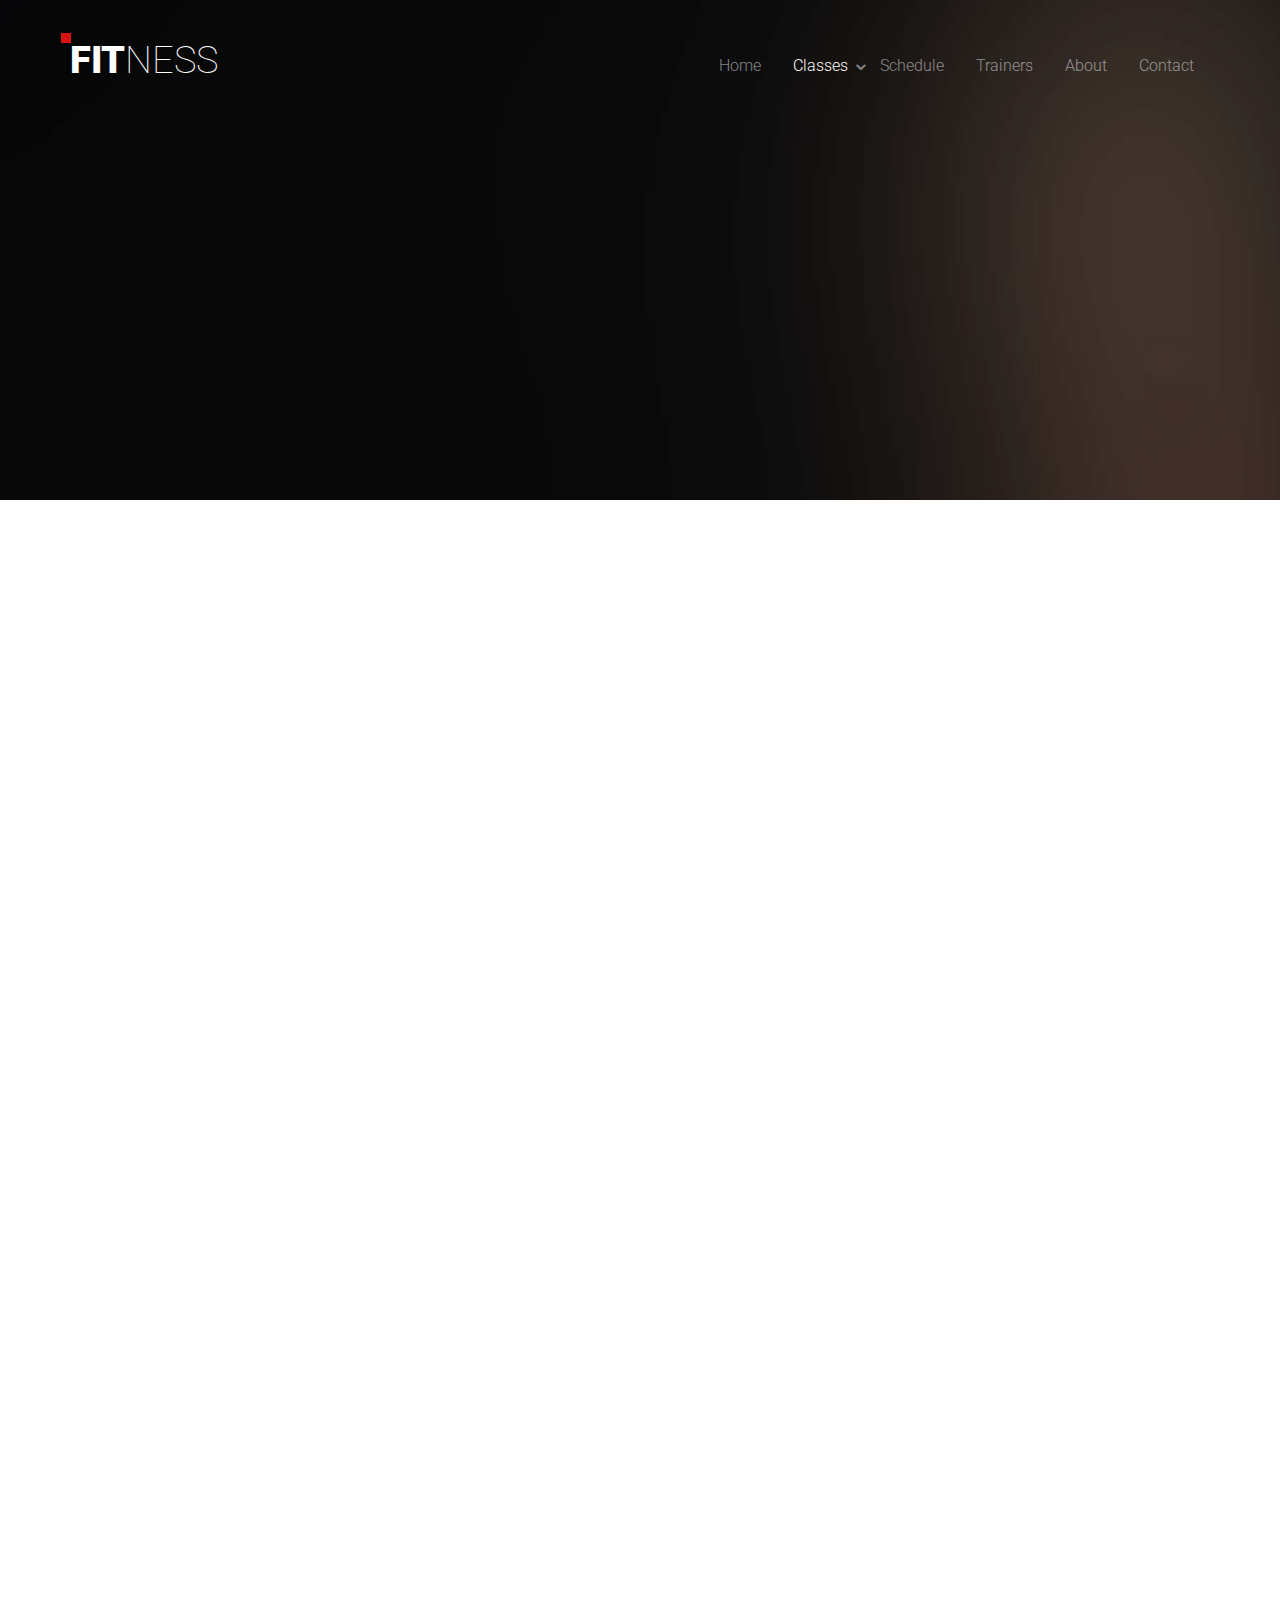
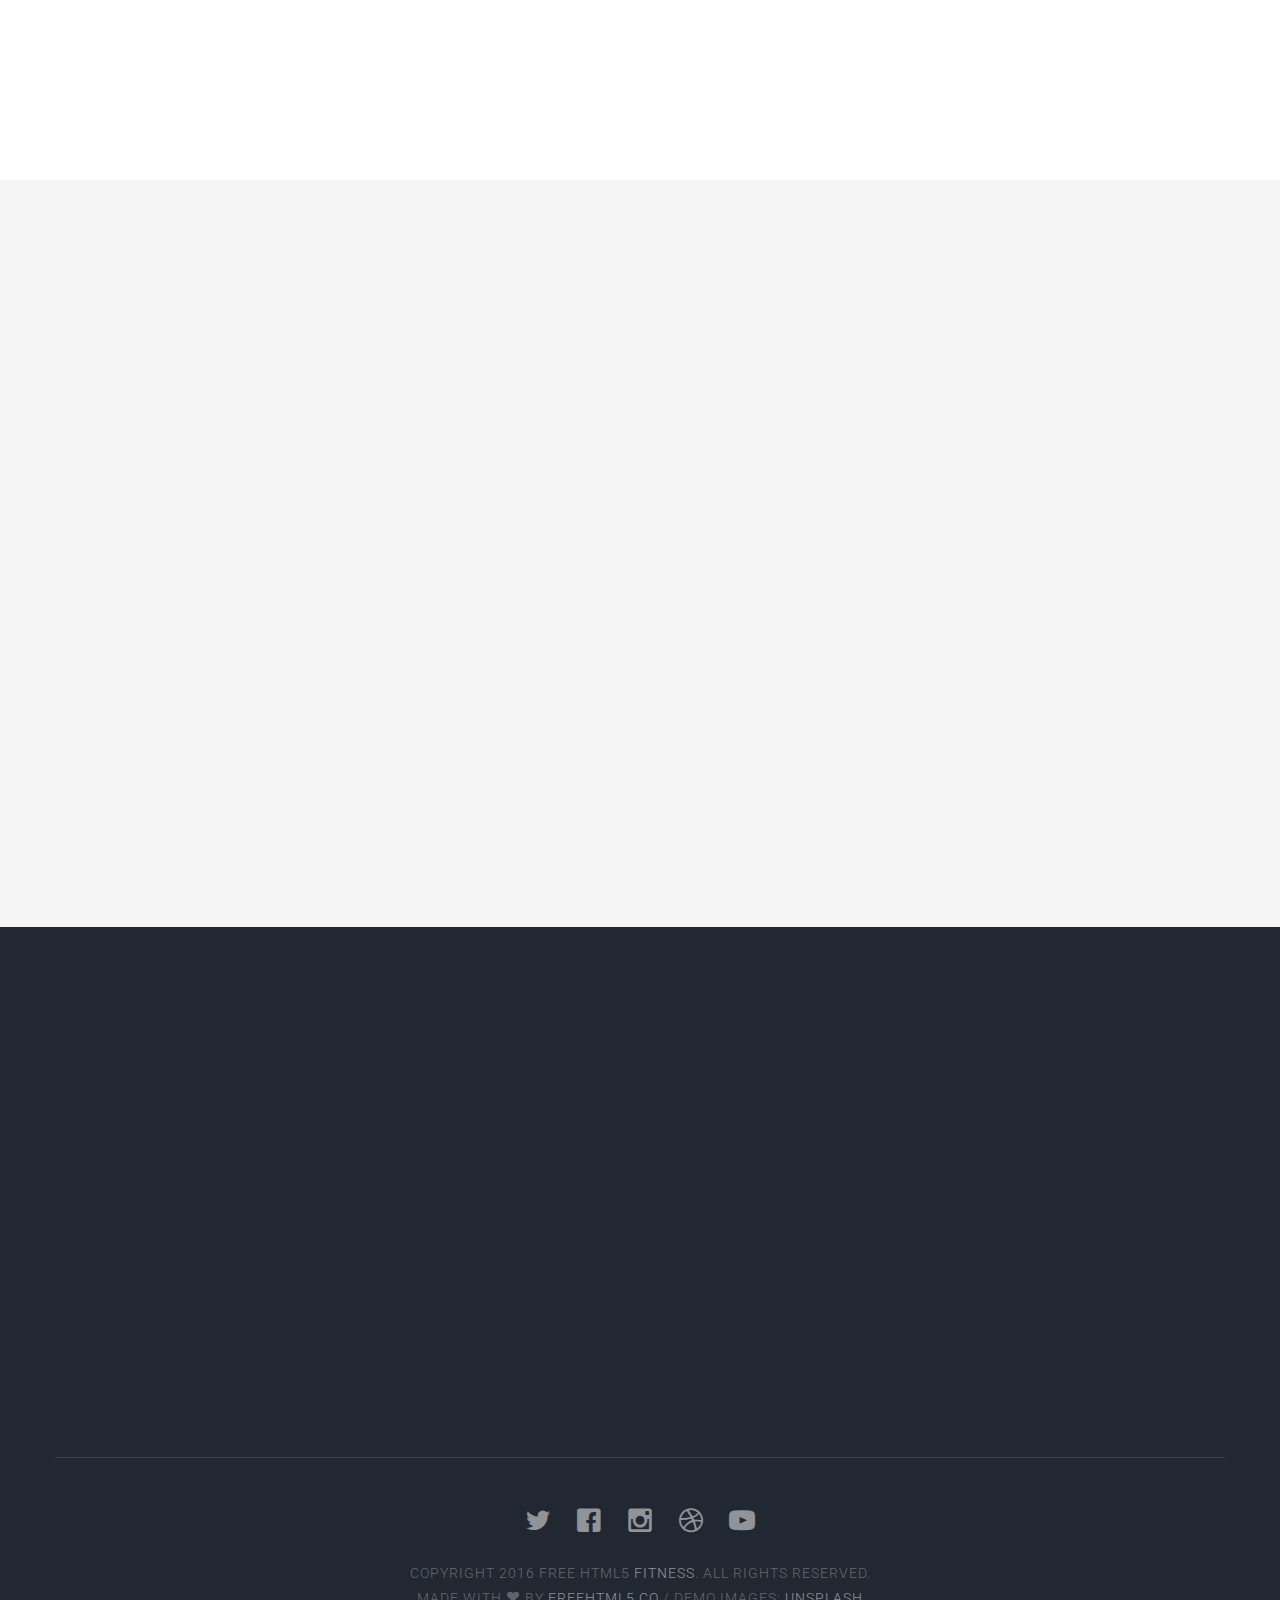
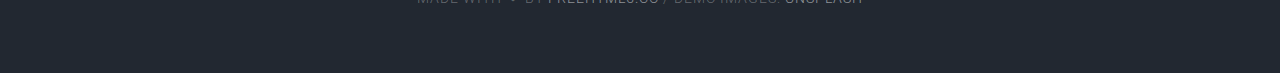
<file: landing/fitness/classes.html>
<!DOCTYPE html>
<!--[if lt IE 7]>      <html class="no-js lt-ie9 lt-ie8 lt-ie7"> <![endif]-->
<!--[if IE 7]>         <html class="no-js lt-ie9 lt-ie8"> <![endif]-->
<!--[if IE 8]>         <html class="no-js lt-ie9"> <![endif]-->
<!--[if gt IE 8]><!--> <html class="no-js"> <!--<![endif]-->
	<head>
	<meta charset="utf-8">
	<meta http-equiv="X-UA-Compatible" content="IE=edge">
	<title>Fitness &mdash; 100% Free Fully Responsive HTML5 Template by FREEHTML5.co</title>
	<meta name="viewport" content="width=device-width, initial-scale=1">
	<meta name="description" content="Free HTML5 Template by FREEHTML5.CO" />
	<meta name="keywords" content="free html5, free template, free bootstrap, html5, css3, mobile first, responsive" />
	<meta name="author" content="FREEHTML5.CO" />

  <!-- 
	//////////////////////////////////////////////////////

	FREE HTML5 TEMPLATE 
	DESIGNED & DEVELOPED by FREEHTML5.CO
		
	Website: 		http://freehtml5.co/
	Email: 			info@freehtml5.co
	Twitter: 		http://twitter.com/fh5co
	Facebook: 		https://www.facebook.com/fh5co

	//////////////////////////////////////////////////////
	 -->

  	<!-- Facebook and Twitter integration -->
	<meta property="og:title" content=""/>
	<meta property="og:image" content=""/>
	<meta property="og:url" content=""/>
	<meta property="og:site_name" content=""/>
	<meta property="og:description" content=""/>
	<meta name="twitter:title" content="" />
	<meta name="twitter:image" content="" />
	<meta name="twitter:url" content="" />
	<meta name="twitter:card" content="" />

	<!-- Place favicon.ico and apple-touch-icon.png in the root directory -->
	<link rel="shortcut icon" href="favicon.ico">

	<link href='https://fonts.googleapis.com/css?family=Roboto:400,100,300,700,900' rel='stylesheet' type='text/css'>
	
	<!-- Animate.css -->
	<link rel="stylesheet" href="css/animate.css">
	<!-- Icomoon Icon Fonts-->
	<link rel="stylesheet" href="css/icomoon.css">
	<!-- Bootstrap  -->
	<link rel="stylesheet" href="css/bootstrap.css">
	<!-- Superfish -->
	<link rel="stylesheet" href="css/superfish.css">

	<link rel="stylesheet" href="css/style.css">


	<!-- Modernizr JS -->
	<script src="js/modernizr-2.6.2.min.js"></script>
	<!-- FOR IE9 below -->
	<!--[if lt IE 9]>
	<script src="js/respond.min.js"></script>
	<![endif]-->

	</head>
	<body>
		<div id="fh5co-wrapper">
		<div id="fh5co-page">
		<div id="fh5co-header">
			<header id="fh5co-header-section">
				<div class="container">
					<div class="nav-header">
						<a href="#" class="js-fh5co-nav-toggle fh5co-nav-toggle"><i></i></a>
						<h1 id="fh5co-logo"><a href="index.html">Fit<span>ness</span></a></h1>
						<!-- START #fh5co-menu-wrap -->
						<nav id="fh5co-menu-wrap" role="navigation">
							<ul class="sf-menu" id="fh5co-primary-menu">
								<li>
									<a href="index.html">Home</a>
								</li>
								<li class="active">
									<a href="classes.html" class="fh5co-sub-ddown">Classes</a>
									 <ul class="fh5co-sub-menu">
									 	<li><a href="left-sidebar.html">Web Development</a></li>
									 	<li><a href="right-sidebar.html">Branding &amp; Identity</a></li>
										<li>
											<a href="#" class="fh5co-sub-ddown">Free HTML5</a>
											<ul class="fh5co-sub-menu">
												<li><a href="http://freehtml5.co/preview/?item=build-free-html5-bootstrap-template" target="_blank">Build</a></li>
												<li><a href="http://freehtml5.co/preview/?item=work-free-html5-template-bootstrap" target="_blank">Work</a></li>
												<li><a href="http://freehtml5.co/preview/?item=light-free-html5-template-bootstrap" target="_blank">Light</a></li>
												<li><a href="http://freehtml5.co/preview/?item=relic-free-html5-template-using-bootstrap" target="_blank">Relic</a></li>
												<li><a href="http://freehtml5.co/preview/?item=display-free-html5-template-using-bootstrap" target="_blank">Display</a></li>
												<li><a href="http://freehtml5.co/preview/?item=sprint-free-html5-template-bootstrap" target="_blank">Sprint</a></li>
											</ul>
										</li>
										<li><a href="#">UI Animation</a></li>
										<li><a href="#">Copywriting</a></li>
										<li><a href="#">Photography</a></li> 
									</ul>
								</li>
							
								<li>
									<a href="schedule.html">Schedule</a>
								</li>
								<li><a href="trainer.html">Trainers</a></li>
								<li><a href="about.html">About</a></li>
								<li><a href="contact.html">Contact</a></li>
							</ul>
						</nav>
					</div>
				</div>
			</header>		
		</div>
		<!-- end:fh5co-header -->
		<div class="fh5co-parallax" style="background-image: url(images/home-image-2.jpg);" data-stellar-background-ratio="0.5">
			<div class="overlay"></div>
			<div class="container">
				<div class="row">
					<div class="col-md-8 col-md-offset-2 col-sm-12 col-sm-offset-0 col-xs-12 col-xs-offset-0 text-center fh5co-table">
						<div class="fh5co-intro fh5co-table-cell animate-box">
							<h1 class="text-center">Classes</h1>
							<p>Made with love by the fine folks at <a href="http://freehtml5.co">FreeHTML5.co</a></p>
						</div>
					</div>
				</div>
			</div>
		</div><!-- end: fh5co-parallax -->
		<!-- end:fh5co-hero -->
		<div id="fh5co-programs-section">
			<div class="container">
				<div class="row">
					<div class="col-md-8 col-md-offset-2">
						<div class="heading-section text-center animate-box">
							<h2>Our Programs</h2>
							<p>Separated they live in Bookmarksgrove right at the coast of the Semantics, a large language ocean.</p>
						</div>
					</div>
				</div>
				<div class="row text-center">
					<div class="col-md-4 col-sm-6">
						<div class="program animate-box">
							<img src="images/fit-dumbell.svg" alt="Cycling">
							<h3>Body Combat</h3>
							<p>Far far away, behind the word mountains, far from the countries Vokalia and Consonantia, there live the blind texts. </p>
							<span><a href="#" class="btn btn-default">Join Now</a></span>
						</div>
					</div>
					<div class="col-md-4 col-sm-6">
						<div class="program animate-box">
							<img src="images/fit-yoga.svg" alt="">
							<h3>Yoga Programs</h3>
							<p>Far far away, behind the word mountains, far from the countries Vokalia and Consonantia, there live the blind texts. </p>
							<span><a href="#" class="btn btn-default">Join Now</a></span>
						</div>
					</div>
					<div class="col-md-4 col-sm-6">
						<div class="program animate-box">
							<img src="images/fit-cycling.svg" alt="">
							<h3>Cycling Program</h3>
							<p>Far far away, behind the word mountains, far from the countries Vokalia and Consonantia, there live the blind texts. </p>
							<span><a href="#" class="btn btn-default">Join Now</a></span>
						</div>
					</div>
					<div class="col-md-4 col-sm-6">
						<div class="program animate-box">
							<img src="images/fit-boxing.svg" alt="Cycling">
							<h3>Boxing Fitness</h3>
							<p>Far far away, behind the word mountains, far from the countries Vokalia and Consonantia, there live the blind texts. </p>
							<span><a href="#" class="btn btn-default">Join Now</a></span>
						</div>
					</div>
					<div class="col-md-4 col-sm-6">
						<div class="program animate-box">
							<img src="images/fit-swimming.svg" alt="">
							<h3>Swimming Program</h3>
							<p>Far far away, behind the word mountains, far from the countries Vokalia and Consonantia, there live the blind texts. </p>
							<span><a href="#" class="btn btn-default">Join Now</a></span>
						</div>
					</div>
					<div class="col-md-4 col-sm-6">
						<div class="program animate-box">
							<img src="images/fit-massage.svg" alt="">
							<h3>Massage</h3>
							<p>Far far away, behind the word mountains, far from the countries Vokalia and Consonantia, there live the blind texts. </p>
							<span><a href="#" class="btn btn-default">Join Now</a></span>
						</div>
					</div>
				</div>
			</div>
		</div>
		<div id="fh5co-schedule-section" class="fh5co-lightgray-section">
			<div class="container">
				<div class="row">
					<div class="col-md-8 col-md-offset-2">
						<div class="heading-section text-center animate-box">
							<h2>Class Schedule</h2>
							<p>Separated they live in Bookmarksgrove right at the coast of the Semantics, a large language ocean.</p>
						</div>
					</div>
				</div>
				<div class="row animate-box">
					<div class="col-md-10 col-md-offset-1 text-center">
						<ul class="schedule">
							<li><a href="#" class="active" data-sched="sunday">Sunday</a></li>
							<li><a href="#" data-sched="monday">Monday</a></li>
							<li><a href="#" data-sched="tuesday">Tuesday</a></li>
							<li><a href="#" data-sched="wednesday">Wednesday</a></li>
							<li><a href="#" data-sched="thursday">Thursday</a></li>
							<li><a href="#" data-sched="monday">Monday</a></li>
							<li><a href="#" data-sched="saturday">Saturday</a></li>
						</ul>
					</div>
					<div class="row text-center">

						<div class="col-md-12 schedule-container">

							<div class="schedule-content active" data-day="sunday">
								<div class="col-md-3 col-sm-6">
									<div class="program program-schedule">
										<img src="images/fit-dumbell.svg" alt="Cycling">
										<small>06AM-7AM</small>
										<h3>Body Building</h3>
										<span>John Doe</span>
									</div>
								</div>
								<div class="col-md-3 col-sm-6">
									<div class="program program-schedule">
										<img src="images/fit-yoga.svg" alt="">
										<small>06AM-7AM</small>
										<h3>Yoga Programs</h3>
										<span>James Smith</span>
									</div>
								</div>
								<div class="col-md-3 col-sm-6">
									<div class="program program-schedule">
										<img src="images/fit-cycling.svg" alt="">
										<small>06AM-7AM</small>
										<h3>Cycling Program</h3>
										<span>Rita Doe</span>
									</div>
								</div>
								<div class="col-md-3 col-sm-6">
									<div class="program program-schedule">
										<img src="images/fit-boxing.svg" alt="Cycling">
										<small>06AM-7AM</small>
										<h3>Boxing Fitness</h3>
										<span>John Dose</span>
									</div>
								</div>
							</div>
							<!-- END sched-content -->

							<div class="schedule-content" data-day="monday">
								<div class="col-md-3 col-sm-6">
									<div class="program program-schedule">
										<img src="images/fit-yoga.svg" alt="">
										<small>06AM-7AM</small>
										<h3>Yoga Programs</h3>
										<span>James Smith</span>
									</div>
								</div>
								<div class="col-md-3 col-sm-6">
									<div class="program program-schedule">
										<img src="images/fit-dumbell.svg" alt="Cycling">
										<small>06AM-7AM</small>
										<h3>Body Building</h3>
										<span>John Doe</span>
									</div>
								</div>
								<div class="col-md-3 col-sm-6">
									<div class="program program-schedule">
										<img src="images/fit-boxing.svg" alt="Cycling">
										<small>06AM-7AM</small>
										<h3>Boxing Fitness</h3>
										<span>John Dose</span>
									</div>
								</div>
								<div class="col-md-3 col-sm-6">
									<div class="program program-schedule">
										<img src="images/fit-cycling.svg" alt="">
										<small>06AM-7AM</small>
										<h3>Cycling Program</h3>
										<span>Rita Doe</span>
									</div>
								</div>
								
							</div>
							<!-- END sched-content -->

							<div class="schedule-content" data-day="tuesday">
								<div class="col-md-3 col-sm-6">
									<div class="program program-schedule">
										<img src="images/fit-dumbell.svg" alt="Cycling">
										<small>06AM-7AM</small>
										<h3>Body Building</h3>
										<span>John Doe</span>
									</div>
								</div>
								<div class="col-md-3 col-sm-6">
									<div class="program program-schedule">
										<img src="images/fit-yoga.svg" alt="">
										<small>06AM-7AM</small>
										<h3>Yoga Programs</h3>
										<span>James Smith</span>
									</div>
								</div>
								<div class="col-md-3 col-sm-6">
									<div class="program program-schedule">
										<img src="images/fit-cycling.svg" alt="">
										<small>06AM-7AM</small>
										<h3>Cycling Program</h3>
										<span>Rita Doe</span>
									</div>
								</div>
								<div class="col-md-3 col-sm-6">
									<div class="program program-schedule">
										<img src="images/fit-boxing.svg" alt="Cycling">
										<small>06AM-7AM</small>
										<h3>Boxing Fitness</h3>
										<span>John Dose</span>
									</div>
								</div>
							</div>
							<!-- END sched-content -->

							<div class="schedule-content" data-day="wednesday">
								<div class="col-md-3 col-sm-6">
									<div class="program program-schedule">
										<img src="images/fit-yoga.svg" alt="">
										<small>06AM-7AM</small>
										<h3>Yoga Programs</h3>
										<span>James Smith</span>
									</div>
								</div>
								<div class="col-md-3 col-sm-6">
									<div class="program program-schedule">
										<img src="images/fit-dumbell.svg" alt="Cycling">
										<small>06AM-7AM</small>
										<h3>Body Building</h3>
										<span>John Doe</span>
									</div>
								</div>
								<div class="col-md-3 col-sm-6">
									<div class="program program-schedule">
										<img src="images/fit-boxing.svg" alt="Cycling">
										<small>06AM-7AM</small>
										<h3>Boxing Fitness</h3>
										<span>John Dose</span>
									</div>
								</div>
								<div class="col-md-3 col-sm-6">
									<div class="program program-schedule">
										<img src="images/fit-cycling.svg" alt="">
										<small>06AM-7AM</small>
										<h3>Cycling Program</h3>
										<span>Rita Doe</span>
									</div>
								</div>
							</div>
							<!-- END sched-content -->

							<div class="schedule-content" data-day="thursday">
								<div class="col-md-3 col-sm-6">
									<div class="program program-schedule">
										<img src="images/fit-dumbell.svg" alt="Cycling">
										<small>06AM-7AM</small>
										<h3>Body Building</h3>
										<span>John Doe</span>
									</div>
								</div>
								<div class="col-md-3 col-sm-6">
									<div class="program program-schedule">
										<img src="images/fit-yoga.svg" alt="">
										<small>06AM-7AM</small>
										<h3>Yoga Programs</h3>
										<span>James Smith</span>
									</div>
								</div>
								<div class="col-md-3 col-sm-6">
									<div class="program program-schedule">
										<img src="images/fit-cycling.svg" alt="">
										<small>06AM-7AM</small>
										<h3>Cycling Program</h3>
										<span>Rita Doe</span>
									</div>
								</div>
								<div class="col-md-3 col-sm-6">
									<div class="program program-schedule">
										<img src="images/fit-boxing.svg" alt="Cycling">
										<small>06AM-7AM</small>
										<h3>Boxing Fitness</h3>
										<span>John Dose</span>
									</div>
								</div>
							</div>
							<!-- END sched-content -->

							<div class="schedule-content" data-day="friday">
								<div class="col-md-3 col-sm-6">
									<div class="program program-schedule">
										<img src="images/fit-yoga.svg" alt="">
										<small>06AM-7AM</small>
										<h3>Yoga Programs</h3>
										<span>James Smith</span>
									</div>
								</div>
								<div class="col-md-3 col-sm-6">
									<div class="program program-schedule">
										<img src="images/fit-dumbell.svg" alt="Cycling">
										<small>06AM-7AM</small>
										<h3>Body Building</h3>
										<span>John Doe</span>
									</div>
								</div>
								<div class="col-md-3 col-sm-6">
									<div class="program program-schedule">
										<img src="images/fit-boxing.svg" alt="Cycling">
										<small>06AM-7AM</small>
										<h3>Boxing Fitness</h3>
										<span>John Dose</span>
									</div>
								</div>
								<div class="col-md-3 col-sm-6">
									<div class="program program-schedule">
										<img src="images/fit-cycling.svg" alt="">
										<small>06AM-7AM</small>
										<h3>Cycling Program</h3>
										<span>Rita Doe</span>
									</div>
								</div>
							</div>
							<!-- END sched-content -->

							<div class="schedule-content" data-day="saturday">
								<div class="col-md-3 col-sm-6">
									<div class="program program-schedule">
										<img src="images/fit-dumbell.svg" alt="Cycling">
										<small>06AM-7AM</small>
										<h3>Body Building</h3>
										<span>John Doe</span>
									</div>
								</div>
								<div class="col-md-3 col-sm-6">
									<div class="program program-schedule">
										<img src="images/fit-yoga.svg" alt="">
										<small>06AM-7AM</small>
										<h3>Yoga Programs</h3>
										<span>James Smith</span>
									</div>
								</div>
								<div class="col-md-3 col-sm-6">
									<div class="program program-schedule">
										<img src="images/fit-cycling.svg" alt="">
										<small>06AM-7AM</small>
										<h3>Cycling Program</h3>
										<span>Rita Doe</span>
									</div>
								</div>
								<div class="col-md-3 col-sm-6">
									<div class="program program-schedule">
										<img src="images/fit-boxing.svg" alt="Cycling">
										<small>06AM-7AM</small>
										<h3>Boxing Fitness</h3>
										<span>John Dose</span>
									</div>
								</div>
							</div>
							<!-- END sched-content -->
						</div>

						
					</div>
				</div>
			</div>
		</div>
		<footer>
			<div id="footer">
				<div class="container">
					<div class="row">
						<div class="col-md-4 animate-box">
							<h3 class="section-title">About Us</h3>
							<p>Far far away, behind the word mountains, far from the countries Vokalia and Consonantia, there live the blind texts. Separated they live in Bookmarksgrove right at the coast of the Semantics.</p>
						</div>

						<div class="col-md-4 animate-box">
							<h3 class="section-title">Our Address</h3>
							<ul class="contact-info">
								<li><i class="icon-map-marker"></i>198 West 21th Street, Suite 721 New York NY 10016</li>
								<li><i class="icon-phone"></i>+ 1235 2355 98</li>
								<li><i class="icon-envelope"></i><a href="#">info@yoursite.com</a></li>
								<li><i class="icon-globe2"></i><a href="#">www.yoursite.com</a></li>
							</ul>
						</div>
						<div class="col-md-4 animate-box">
							<h3 class="section-title">Drop us a line</h3>
							<form class="contact-form">
								<div class="form-group">
									<label for="name" class="sr-only">Name</label>
									<input type="name" class="form-control" id="name" placeholder="Name">
								</div>
								<div class="form-group">
									<label for="email" class="sr-only">Email</label>
									<input type="email" class="form-control" id="email" placeholder="Email">
								</div>
								<div class="form-group">
									<label for="message" class="sr-only">Message</label>
									<textarea class="form-control" id="message" rows="7" placeholder="Message"></textarea>
								</div>
								<div class="form-group">
									<input type="submit" id="btn-submit" class="btn btn-send-message btn-md" value="Send Message">
								</div>
							</form>
						</div>
					</div>
					<div class="row copy-right">
						<div class="col-md-6 col-md-offset-3 text-center">
							<p class="fh5co-social-icons">
								<a href="#"><i class="icon-twitter2"></i></a>
								<a href="#"><i class="icon-facebook2"></i></a>
								<a href="#"><i class="icon-instagram"></i></a>
								<a href="#"><i class="icon-dribbble2"></i></a>
								<a href="#"><i class="icon-youtube"></i></a>
							</p>
							<p>Copyright 2016 Free Html5 <a href="#">Fitness</a>. All Rights Reserved. <br>Made with <i class="icon-heart3"></i> by <a href="http://freehtml5.co/" target="_blank">Freehtml5.co</a> / Demo Images: <a href="https://unsplash.com/" target="_blank">Unsplash</a></p>
						</div>
					</div>
				</div>
			</div>
		</footer>
	

	</div>
	<!-- END fh5co-page -->

	</div>
	<!-- END fh5co-wrapper -->

	<!-- jQuery -->


	<script src="js/jquery.min.js"></script>
	<!-- jQuery Easing -->
	<script src="js/jquery.easing.1.3.js"></script>
	<!-- Bootstrap -->
	<script src="js/bootstrap.min.js"></script>
	<!-- Waypoints -->
	<script src="js/jquery.waypoints.min.js"></script>
	<!-- Stellar -->
	<script src="js/jquery.stellar.min.js"></script>
	<!-- Superfish -->
	<script src="js/hoverIntent.js"></script>
	<script src="js/superfish.js"></script>

	<!-- Main JS (Do not remove) -->
	<script src="js/main.js"></script>

	</body>
</html>
</file>
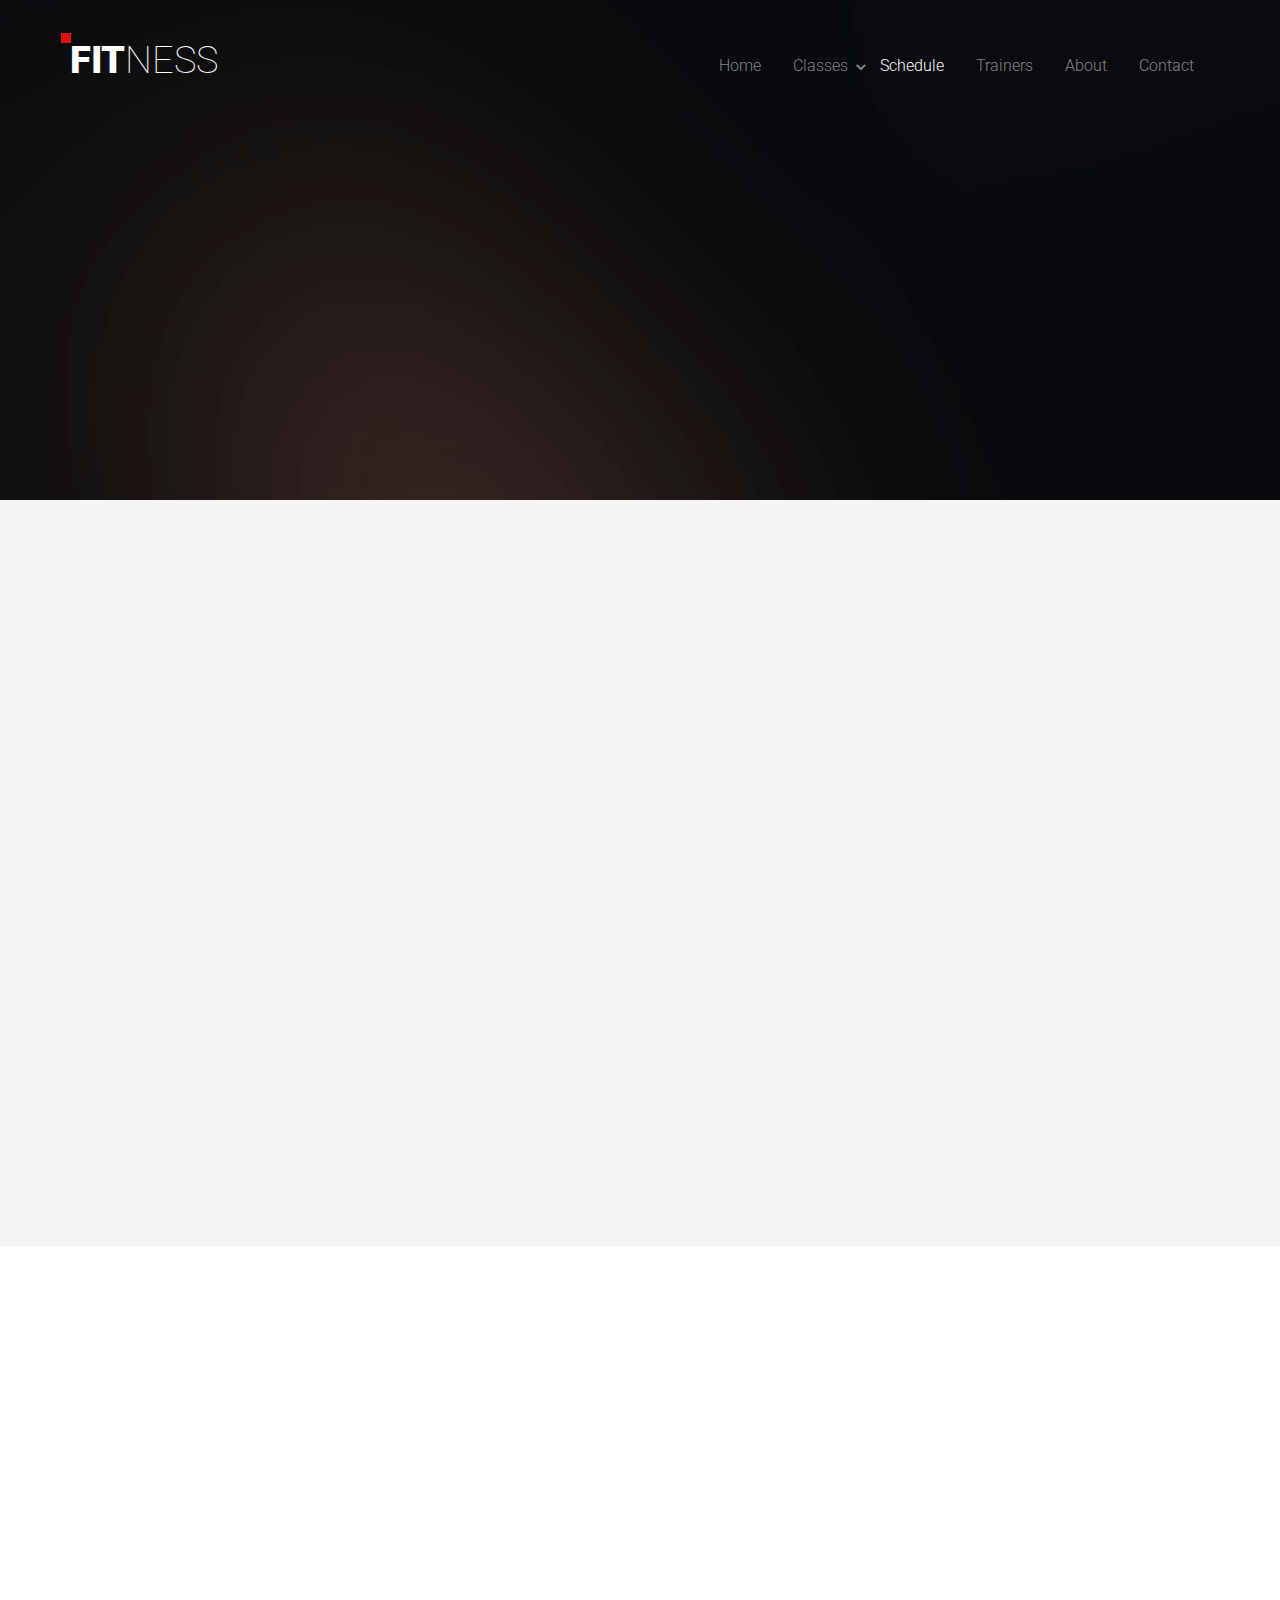
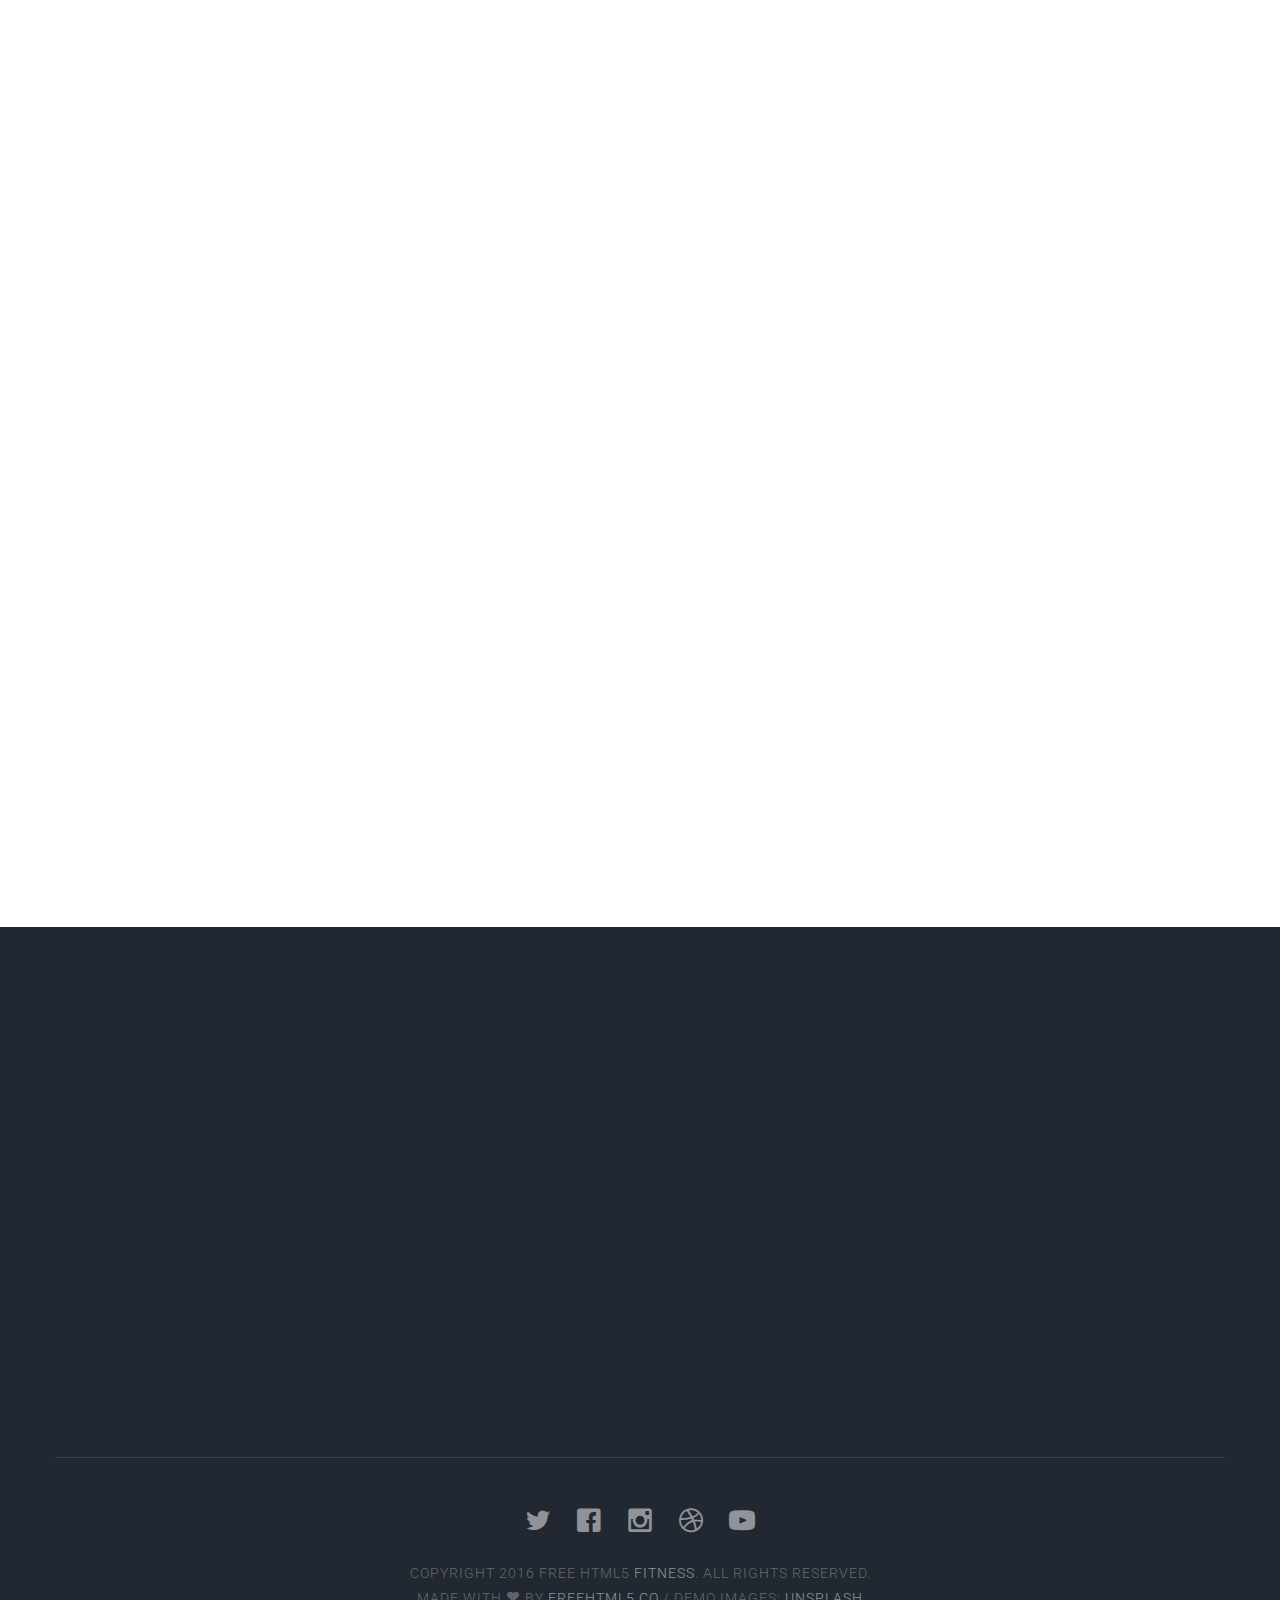
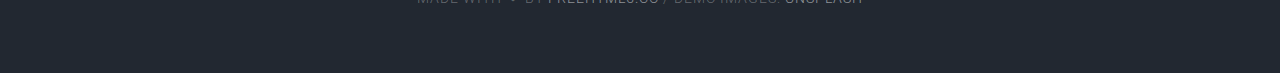
<file: landing/fitness/schedule.html>
<!DOCTYPE html>
<!--[if lt IE 7]>      <html class="no-js lt-ie9 lt-ie8 lt-ie7"> <![endif]-->
<!--[if IE 7]>         <html class="no-js lt-ie9 lt-ie8"> <![endif]-->
<!--[if IE 8]>         <html class="no-js lt-ie9"> <![endif]-->
<!--[if gt IE 8]><!--> <html class="no-js"> <!--<![endif]-->
	<head>
	<meta charset="utf-8">
	<meta http-equiv="X-UA-Compatible" content="IE=edge">
	<title>Fitness &mdash; 100% Free Fully Responsive HTML5 Template by FREEHTML5.co</title>
	<meta name="viewport" content="width=device-width, initial-scale=1">
	<meta name="description" content="Free HTML5 Template by FREEHTML5.CO" />
	<meta name="keywords" content="free html5, free template, free bootstrap, html5, css3, mobile first, responsive" />
	<meta name="author" content="FREEHTML5.CO" />

  <!-- 
	//////////////////////////////////////////////////////

	FREE HTML5 TEMPLATE 
	DESIGNED & DEVELOPED by FREEHTML5.CO
		
	Website: 		http://freehtml5.co/
	Email: 			info@freehtml5.co
	Twitter: 		http://twitter.com/fh5co
	Facebook: 		https://www.facebook.com/fh5co

	//////////////////////////////////////////////////////
	 -->

  	<!-- Facebook and Twitter integration -->
	<meta property="og:title" content=""/>
	<meta property="og:image" content=""/>
	<meta property="og:url" content=""/>
	<meta property="og:site_name" content=""/>
	<meta property="og:description" content=""/>
	<meta name="twitter:title" content="" />
	<meta name="twitter:image" content="" />
	<meta name="twitter:url" content="" />
	<meta name="twitter:card" content="" />

	<!-- Place favicon.ico and apple-touch-icon.png in the root directory -->
	<link rel="shortcut icon" href="favicon.ico">

	<link href='https://fonts.googleapis.com/css?family=Roboto:400,100,300,700,900' rel='stylesheet' type='text/css'>
	
	<!-- Animate.css -->
	<link rel="stylesheet" href="css/animate.css">
	<!-- Icomoon Icon Fonts-->
	<link rel="stylesheet" href="css/icomoon.css">
	<!-- Bootstrap  -->
	<link rel="stylesheet" href="css/bootstrap.css">
	<!-- Superfish -->
	<link rel="stylesheet" href="css/superfish.css">

	<link rel="stylesheet" href="css/style.css">


	<!-- Modernizr JS -->
	<script src="js/modernizr-2.6.2.min.js"></script>
	<!-- FOR IE9 below -->
	<!--[if lt IE 9]>
	<script src="js/respond.min.js"></script>
	<![endif]-->

	</head>
	<body>
		<div id="fh5co-wrapper">
		<div id="fh5co-page">
		<div id="fh5co-header">
			<header id="fh5co-header-section">
				<div class="container">
					<div class="nav-header">
						<a href="#" class="js-fh5co-nav-toggle fh5co-nav-toggle"><i></i></a>
						<h1 id="fh5co-logo"><a href="index.html">Fit<span>ness</span></a></h1>
						<!-- START #fh5co-menu-wrap -->
						<nav id="fh5co-menu-wrap" role="navigation">
							<ul class="sf-menu" id="fh5co-primary-menu">
								<li>
									<a href="index.html">Home</a>
								</li>
								<li>
									<a href="classes.html" class="fh5co-sub-ddown">Classes</a>
									 <ul class="fh5co-sub-menu">
									 	<li><a href="left-sidebar.html">Web Development</a></li>
									 	<li><a href="right-sidebar.html">Branding &amp; Identity</a></li>
										<li>
											<a href="#" class="fh5co-sub-ddown">Free HTML5</a>
											<ul class="fh5co-sub-menu">
												<li><a href="http://freehtml5.co/preview/?item=build-free-html5-bootstrap-template" target="_blank">Build</a></li>
												<li><a href="http://freehtml5.co/preview/?item=work-free-html5-template-bootstrap" target="_blank">Work</a></li>
												<li><a href="http://freehtml5.co/preview/?item=light-free-html5-template-bootstrap" target="_blank">Light</a></li>
												<li><a href="http://freehtml5.co/preview/?item=relic-free-html5-template-using-bootstrap" target="_blank">Relic</a></li>
												<li><a href="http://freehtml5.co/preview/?item=display-free-html5-template-using-bootstrap" target="_blank">Display</a></li>
												<li><a href="http://freehtml5.co/preview/?item=sprint-free-html5-template-bootstrap" target="_blank">Sprint</a></li>
											</ul>
										</li>
										<li><a href="#">UI Animation</a></li>
										<li><a href="#">Copywriting</a></li>
										<li><a href="#">Photography</a></li> 
									</ul>
								</li>
								<li class="active">
									<a href="schedule.html">Schedule</a>
								</li>
								<li><a href="trainer.html">Trainers</a></li>
								<li><a href="about.html">About</a></li>
								<li><a href="contact.html">Contact</a></li>
							</ul>
						</nav>
					</div>
				</div>
			</header>		
		</div>
		<!-- end:fh5co-header -->
		<div class="fh5co-parallax" style="background-image: url(images/home-image-5.jpg);" data-stellar-background-ratio="0.5">
			<div class="overlay"></div>
			<div class="container">
				<div class="row">
					<div class="col-md-8 col-md-offset-2 col-sm-12 col-sm-offset-0 col-xs-12 col-xs-offset-0 text-center fh5co-table">
						<div class="fh5co-intro fh5co-table-cell animate-box">
							<h1 class="text-center">Schedule</h1>
							<p>Made with love by the fine folks at <a href="http://freehtml5.co">FreeHTML5.co</a></p>
						</div>
					</div>
				</div>
			</div>
		</div><!-- end: fh5co-parallax -->
		<!-- end:fh5co-hero -->
		<div id="fh5co-schedule-section" class="fh5co-lightgray-section">
			<div class="container">
				<div class="row">
					<div class="col-md-8 col-md-offset-2">
						<div class="heading-section text-center animate-box">
							<h2>Class Schedule</h2>
							<p>Separated they live in Bookmarksgrove right at the coast of the Semantics, a large language ocean.</p>
						</div>
					</div>
				</div>
				<div class="row animate-box">
					<div class="col-md-10 col-md-offset-1 text-center">
						<ul class="schedule">
							<li><a href="#" class="active" data-sched="sunday">Sunday</a></li>
							<li><a href="#" data-sched="monday">Monday</a></li>
							<li><a href="#" data-sched="tuesday">Tuesday</a></li>
							<li><a href="#" data-sched="wednesday">Wednesday</a></li>
							<li><a href="#" data-sched="thursday">Thursday</a></li>
							<li><a href="#" data-sched="monday">Monday</a></li>
							<li><a href="#" data-sched="saturday">Saturday</a></li>
						</ul>
					</div>
					<div class="row text-center">

						<div class="col-md-12 schedule-container">

							<div class="schedule-content active" data-day="sunday">
								<div class="col-md-3 col-sm-6">
									<div class="program program-schedule">
										<img src="images/fit-dumbell.svg" alt="Cycling">
										<small>06AM-7AM</small>
										<h3>Body Building</h3>
										<span>John Doe</span>
									</div>
								</div>
								<div class="col-md-3 col-sm-6">
									<div class="program program-schedule">
										<img src="images/fit-yoga.svg" alt="">
										<small>06AM-7AM</small>
										<h3>Yoga Programs</h3>
										<span>James Smith</span>
									</div>
								</div>
								<div class="col-md-3 col-sm-6">
									<div class="program program-schedule">
										<img src="images/fit-cycling.svg" alt="">
										<small>06AM-7AM</small>
										<h3>Cycling Program</h3>
										<span>Rita Doe</span>
									</div>
								</div>
								<div class="col-md-3 col-sm-6">
									<div class="program program-schedule">
										<img src="images/fit-boxing.svg" alt="Cycling">
										<small>06AM-7AM</small>
										<h3>Boxing Fitness</h3>
										<span>John Dose</span>
									</div>
								</div>
							</div>
							<!-- END sched-content -->

							<div class="schedule-content" data-day="monday">
								<div class="col-md-3 col-sm-6">
									<div class="program program-schedule">
										<img src="images/fit-yoga.svg" alt="">
										<small>06AM-7AM</small>
										<h3>Yoga Programs</h3>
										<span>James Smith</span>
									</div>
								</div>
								<div class="col-md-3 col-sm-6">
									<div class="program program-schedule">
										<img src="images/fit-dumbell.svg" alt="Cycling">
										<small>06AM-7AM</small>
										<h3>Body Building</h3>
										<span>John Doe</span>
									</div>
								</div>
								<div class="col-md-3 col-sm-6">
									<div class="program program-schedule">
										<img src="images/fit-boxing.svg" alt="Cycling">
										<small>06AM-7AM</small>
										<h3>Boxing Fitness</h3>
										<span>John Dose</span>
									</div>
								</div>
								<div class="col-md-3 col-sm-6">
									<div class="program program-schedule">
										<img src="images/fit-cycling.svg" alt="">
										<small>06AM-7AM</small>
										<h3>Cycling Program</h3>
										<span>Rita Doe</span>
									</div>
								</div>
								
							</div>
							<!-- END sched-content -->

							<div class="schedule-content" data-day="tuesday">
								<div class="col-md-3 col-sm-6">
									<div class="program program-schedule">
										<img src="images/fit-dumbell.svg" alt="Cycling">
										<small>06AM-7AM</small>
										<h3>Body Building</h3>
										<span>John Doe</span>
									</div>
								</div>
								<div class="col-md-3 col-sm-6">
									<div class="program program-schedule">
										<img src="images/fit-yoga.svg" alt="">
										<small>06AM-7AM</small>
										<h3>Yoga Programs</h3>
										<span>James Smith</span>
									</div>
								</div>
								<div class="col-md-3 col-sm-6">
									<div class="program program-schedule">
										<img src="images/fit-cycling.svg" alt="">
										<small>06AM-7AM</small>
										<h3>Cycling Program</h3>
										<span>Rita Doe</span>
									</div>
								</div>
								<div class="col-md-3 col-sm-6">
									<div class="program program-schedule">
										<img src="images/fit-boxing.svg" alt="Cycling">
										<small>06AM-7AM</small>
										<h3>Boxing Fitness</h3>
										<span>John Dose</span>
									</div>
								</div>
							</div>
							<!-- END sched-content -->

							<div class="schedule-content" data-day="wednesday">
								<div class="col-md-3 col-sm-6">
									<div class="program program-schedule">
										<img src="images/fit-yoga.svg" alt="">
										<small>06AM-7AM</small>
										<h3>Yoga Programs</h3>
										<span>James Smith</span>
									</div>
								</div>
								<div class="col-md-3 col-sm-6">
									<div class="program program-schedule">
										<img src="images/fit-dumbell.svg" alt="Cycling">
										<small>06AM-7AM</small>
										<h3>Body Building</h3>
										<span>John Doe</span>
									</div>
								</div>
								<div class="col-md-3 col-sm-6">
									<div class="program program-schedule">
										<img src="images/fit-boxing.svg" alt="Cycling">
										<small>06AM-7AM</small>
										<h3>Boxing Fitness</h3>
										<span>John Dose</span>
									</div>
								</div>
								<div class="col-md-3 col-sm-6">
									<div class="program program-schedule">
										<img src="images/fit-cycling.svg" alt="">
										<small>06AM-7AM</small>
										<h3>Cycling Program</h3>
										<span>Rita Doe</span>
									</div>
								</div>
							</div>
							<!-- END sched-content -->

							<div class="schedule-content" data-day="thursday">
								<div class="col-md-3 col-sm-6">
									<div class="program program-schedule">
										<img src="images/fit-dumbell.svg" alt="Cycling">
										<small>06AM-7AM</small>
										<h3>Body Building</h3>
										<span>John Doe</span>
									</div>
								</div>
								<div class="col-md-3 col-sm-6">
									<div class="program program-schedule">
										<img src="images/fit-yoga.svg" alt="">
										<small>06AM-7AM</small>
										<h3>Yoga Programs</h3>
										<span>James Smith</span>
									</div>
								</div>
								<div class="col-md-3 col-sm-6">
									<div class="program program-schedule">
										<img src="images/fit-cycling.svg" alt="">
										<small>06AM-7AM</small>
										<h3>Cycling Program</h3>
										<span>Rita Doe</span>
									</div>
								</div>
								<div class="col-md-3 col-sm-6">
									<div class="program program-schedule">
										<img src="images/fit-boxing.svg" alt="Cycling">
										<small>06AM-7AM</small>
										<h3>Boxing Fitness</h3>
										<span>John Dose</span>
									</div>
								</div>
							</div>
							<!-- END sched-content -->

							<div class="schedule-content" data-day="friday">
								<div class="col-md-3 col-sm-6">
									<div class="program program-schedule">
										<img src="images/fit-yoga.svg" alt="">
										<small>06AM-7AM</small>
										<h3>Yoga Programs</h3>
										<span>James Smith</span>
									</div>
								</div>
								<div class="col-md-3 col-sm-6">
									<div class="program program-schedule">
										<img src="images/fit-dumbell.svg" alt="Cycling">
										<small>06AM-7AM</small>
										<h3>Body Building</h3>
										<span>John Doe</span>
									</div>
								</div>
								<div class="col-md-3 col-sm-6">
									<div class="program program-schedule">
										<img src="images/fit-boxing.svg" alt="Cycling">
										<small>06AM-7AM</small>
										<h3>Boxing Fitness</h3>
										<span>John Dose</span>
									</div>
								</div>
								<div class="col-md-3 col-sm-6">
									<div class="program program-schedule">
										<img src="images/fit-cycling.svg" alt="">
										<small>06AM-7AM</small>
										<h3>Cycling Program</h3>
										<span>Rita Doe</span>
									</div>
								</div>
							</div>
							<!-- END sched-content -->

							<div class="schedule-content" data-day="saturday">
								<div class="col-md-3 col-sm-6">
									<div class="program program-schedule">
										<img src="images/fit-dumbell.svg" alt="Cycling">
										<small>06AM-7AM</small>
										<h3>Body Building</h3>
										<span>John Doe</span>
									</div>
								</div>
								<div class="col-md-3 col-sm-6">
									<div class="program program-schedule">
										<img src="images/fit-yoga.svg" alt="">
										<small>06AM-7AM</small>
										<h3>Yoga Programs</h3>
										<span>James Smith</span>
									</div>
								</div>
								<div class="col-md-3 col-sm-6">
									<div class="program program-schedule">
										<img src="images/fit-cycling.svg" alt="">
										<small>06AM-7AM</small>
										<h3>Cycling Program</h3>
										<span>Rita Doe</span>
									</div>
								</div>
								<div class="col-md-3 col-sm-6">
									<div class="program program-schedule">
										<img src="images/fit-boxing.svg" alt="Cycling">
										<small>06AM-7AM</small>
										<h3>Boxing Fitness</h3>
										<span>John Dose</span>
									</div>
								</div>
							</div>
							<!-- END sched-content -->
						</div>

						
					</div>
				</div>
			</div>
		</div>
		<div id="fh5co-programs-section">
			<div class="container">
				<div class="row">
					<div class="col-md-8 col-md-offset-2">
						<div class="heading-section text-center animate-box">
							<h2>Our Programs</h2>
							<p>Separated they live in Bookmarksgrove right at the coast of the Semantics, a large language ocean.</p>
						</div>
					</div>
				</div>
				<div class="row text-center">
					<div class="col-md-4 col-sm-6">
						<div class="program animate-box">
							<img src="images/fit-dumbell.svg" alt="Cycling">
							<h3>Body Combat</h3>
							<p>Far far away, behind the word mountains, far from the countries Vokalia and Consonantia, there live the blind texts. </p>
							<span><a href="#" class="btn btn-default">Join Now</a></span>
						</div>
					</div>
					<div class="col-md-4 col-sm-6">
						<div class="program animate-box">
							<img src="images/fit-yoga.svg" alt="">
							<h3>Yoga Programs</h3>
							<p>Far far away, behind the word mountains, far from the countries Vokalia and Consonantia, there live the blind texts. </p>
							<span><a href="#" class="btn btn-default">Join Now</a></span>
						</div>
					</div>
					<div class="col-md-4 col-sm-6">
						<div class="program animate-box">
							<img src="images/fit-cycling.svg" alt="">
							<h3>Cycling Program</h3>
							<p>Far far away, behind the word mountains, far from the countries Vokalia and Consonantia, there live the blind texts. </p>
							<span><a href="#" class="btn btn-default">Join Now</a></span>
						</div>
					</div>
					<div class="col-md-4 col-sm-6">
						<div class="program animate-box">
							<img src="images/fit-boxing.svg" alt="Cycling">
							<h3>Boxing Fitness</h3>
							<p>Far far away, behind the word mountains, far from the countries Vokalia and Consonantia, there live the blind texts. </p>
							<span><a href="#" class="btn btn-default">Join Now</a></span>
						</div>
					</div>
					<div class="col-md-4 col-sm-6">
						<div class="program animate-box">
							<img src="images/fit-swimming.svg" alt="">
							<h3>Swimming Program</h3>
							<p>Far far away, behind the word mountains, far from the countries Vokalia and Consonantia, there live the blind texts. </p>
							<span><a href="#" class="btn btn-default">Join Now</a></span>
						</div>
					</div>
					<div class="col-md-4 col-sm-6">
						<div class="program animate-box">
							<img src="images/fit-massage.svg" alt="">
							<h3>Massage</h3>
							<p>Far far away, behind the word mountains, far from the countries Vokalia and Consonantia, there live the blind texts. </p>
							<span><a href="#" class="btn btn-default">Join Now</a></span>
						</div>
					</div>

				</div>
			</div>
		</div>
		<footer>
			<div id="footer">
				<div class="container">
					<div class="row">
						<div class="col-md-4 animate-box">
							<h3 class="section-title">About Us</h3>
							<p>Far far away, behind the word mountains, far from the countries Vokalia and Consonantia, there live the blind texts. Separated they live in Bookmarksgrove right at the coast of the Semantics.</p>
						</div>

						<div class="col-md-4 animate-box">
							<h3 class="section-title">Our Address</h3>
							<ul class="contact-info">
								<li><i class="icon-map-marker"></i>198 West 21th Street, Suite 721 New York NY 10016</li>
								<li><i class="icon-phone"></i>+ 1235 2355 98</li>
								<li><i class="icon-envelope"></i><a href="#">info@yoursite.com</a></li>
								<li><i class="icon-globe2"></i><a href="#">www.yoursite.com</a></li>
							</ul>
						</div>
						<div class="col-md-4 animate-box">
							<h3 class="section-title">Drop us a line</h3>
							<form class="contact-form">
								<div class="form-group">
									<label for="name" class="sr-only">Name</label>
									<input type="name" class="form-control" id="name" placeholder="Name">
								</div>
								<div class="form-group">
									<label for="email" class="sr-only">Email</label>
									<input type="email" class="form-control" id="email" placeholder="Email">
								</div>
								<div class="form-group">
									<label for="message" class="sr-only">Message</label>
									<textarea class="form-control" id="message" rows="7" placeholder="Message"></textarea>
								</div>
								<div class="form-group">
									<input type="submit" id="btn-submit" class="btn btn-send-message btn-md" value="Send Message">
								</div>
							</form>
						</div>
					</div>
					<div class="row copy-right">
						<div class="col-md-6 col-md-offset-3 text-center">
							<p class="fh5co-social-icons">
								<a href="#"><i class="icon-twitter2"></i></a>
								<a href="#"><i class="icon-facebook2"></i></a>
								<a href="#"><i class="icon-instagram"></i></a>
								<a href="#"><i class="icon-dribbble2"></i></a>
								<a href="#"><i class="icon-youtube"></i></a>
							</p>
							<p>Copyright 2016 Free Html5 <a href="#">Fitness</a>. All Rights Reserved. <br>Made with <i class="icon-heart3"></i> by <a href="http://freehtml5.co/" target="_blank">Freehtml5.co</a> / Demo Images: <a href="https://unsplash.com/" target="_blank">Unsplash</a></p>
						</div>
					</div>
				</div>
			</div>
		</footer>
	

	</div>
	<!-- END fh5co-page -->

	</div>
	<!-- END fh5co-wrapper -->

	<!-- jQuery -->


	<script src="js/jquery.min.js"></script>
	<!-- jQuery Easing -->
	<script src="js/jquery.easing.1.3.js"></script>
	<!-- Bootstrap -->
	<script src="js/bootstrap.min.js"></script>
	<!-- Waypoints -->
	<script src="js/jquery.waypoints.min.js"></script>
	<!-- Stellar -->
	<script src="js/jquery.stellar.min.js"></script>
	<!-- Superfish -->
	<script src="js/hoverIntent.js"></script>
	<script src="js/superfish.js"></script>

	<!-- Main JS (Do not remove) -->
	<script src="js/main.js"></script>

	</body>
</html>
</file>
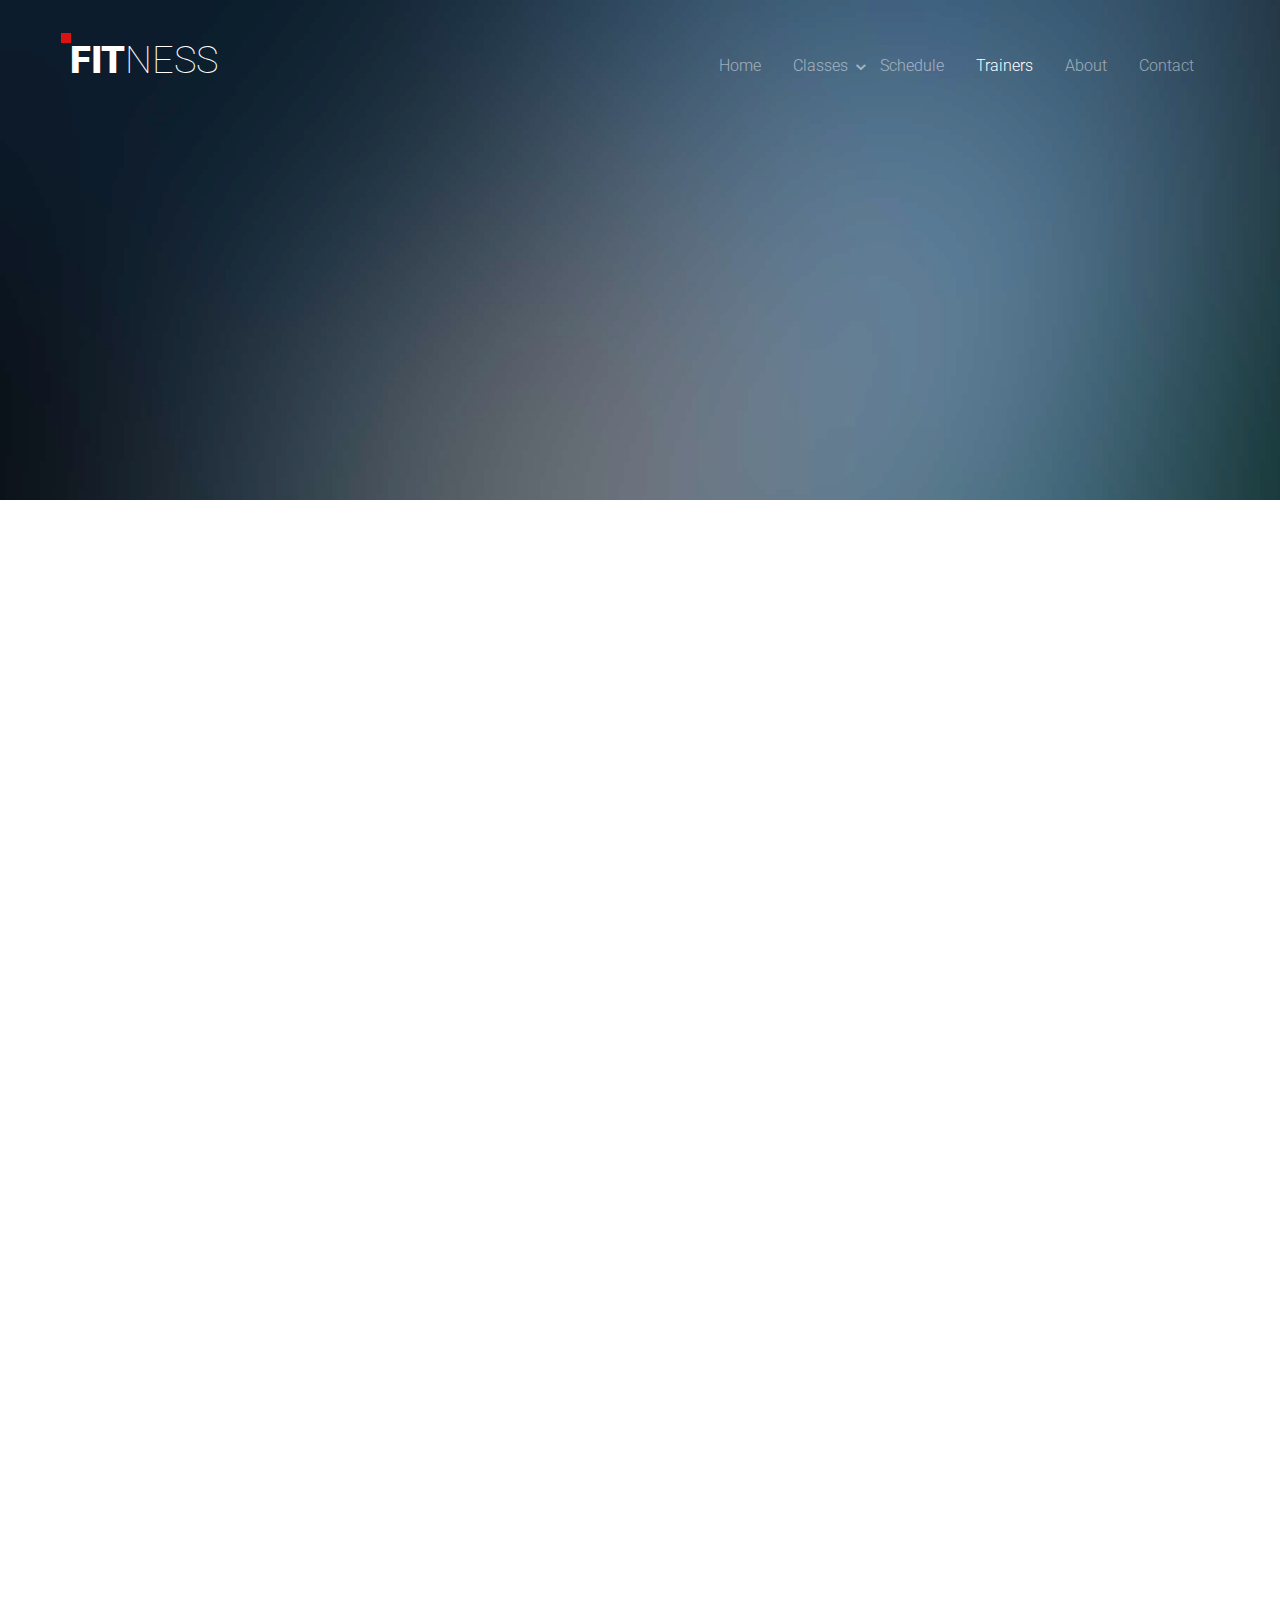
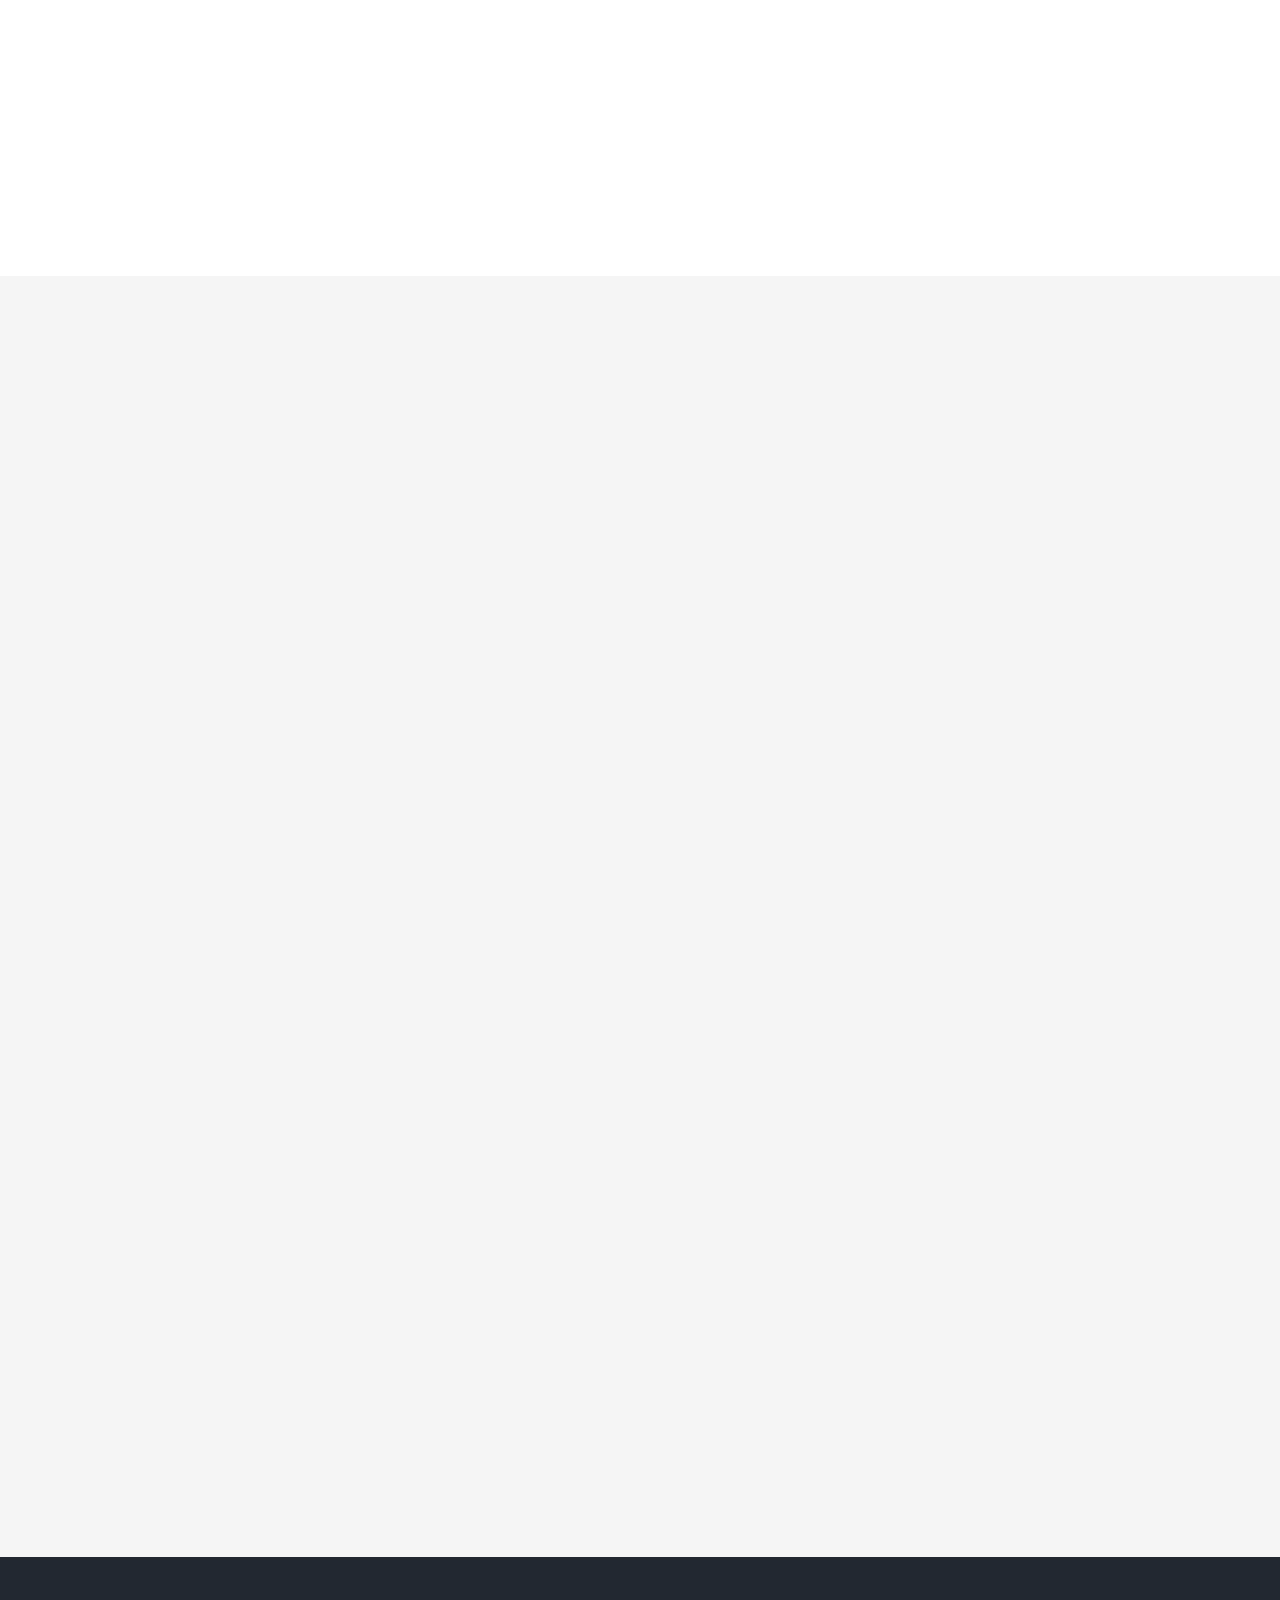
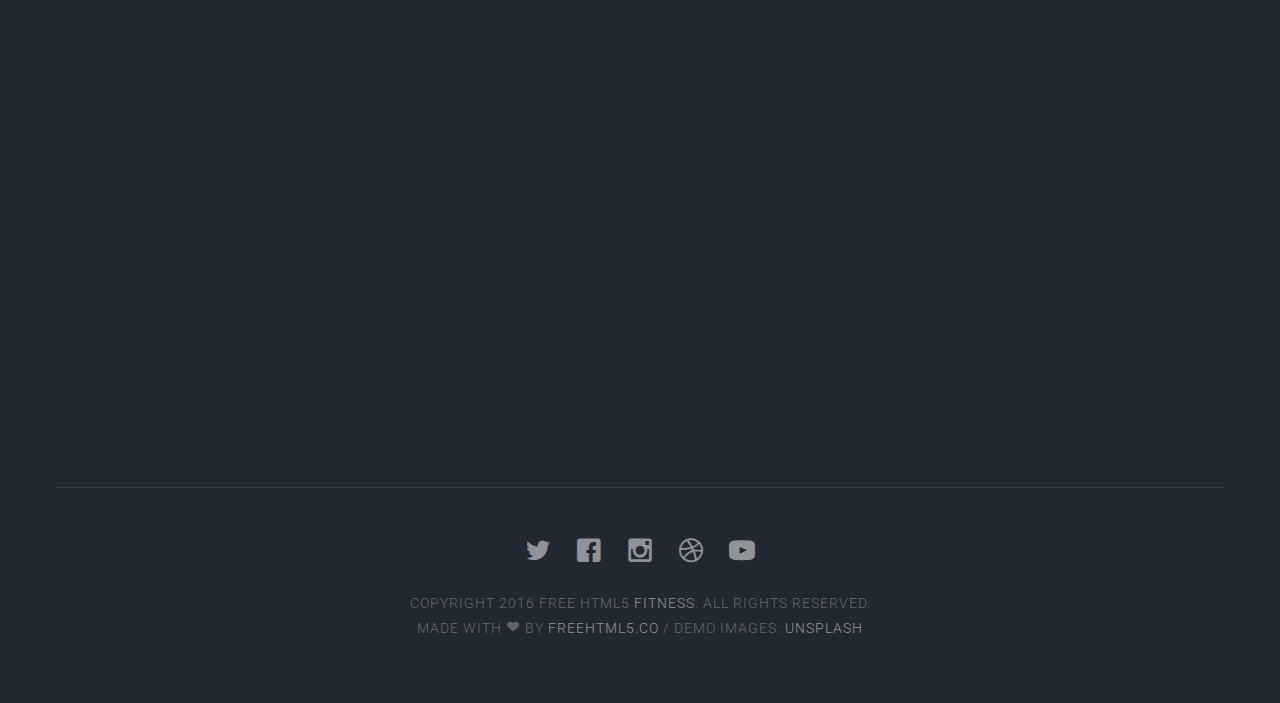
<file: landing/fitness/trainer.html>
<!DOCTYPE html>
<!--[if lt IE 7]>      <html class="no-js lt-ie9 lt-ie8 lt-ie7"> <![endif]-->
<!--[if IE 7]>         <html class="no-js lt-ie9 lt-ie8"> <![endif]-->
<!--[if IE 8]>         <html class="no-js lt-ie9"> <![endif]-->
<!--[if gt IE 8]><!--> <html class="no-js"> <!--<![endif]-->
	<head>
	<meta charset="utf-8">
	<meta http-equiv="X-UA-Compatible" content="IE=edge">
	<title>Fitness &mdash; 100% Free Fully Responsive HTML5 Template by FREEHTML5.co</title>
	<meta name="viewport" content="width=device-width, initial-scale=1">
	<meta name="description" content="Free HTML5 Template by FREEHTML5.CO" />
	<meta name="keywords" content="free html5, free template, free bootstrap, html5, css3, mobile first, responsive" />
	<meta name="author" content="FREEHTML5.CO" />

  <!-- 
	//////////////////////////////////////////////////////

	FREE HTML5 TEMPLATE 
	DESIGNED & DEVELOPED by FREEHTML5.CO
		
	Website: 		http://freehtml5.co/
	Email: 			info@freehtml5.co
	Twitter: 		http://twitter.com/fh5co
	Facebook: 		https://www.facebook.com/fh5co

	//////////////////////////////////////////////////////
	 -->

  	<!-- Facebook and Twitter integration -->
	<meta property="og:title" content=""/>
	<meta property="og:image" content=""/>
	<meta property="og:url" content=""/>
	<meta property="og:site_name" content=""/>
	<meta property="og:description" content=""/>
	<meta name="twitter:title" content="" />
	<meta name="twitter:image" content="" />
	<meta name="twitter:url" content="" />
	<meta name="twitter:card" content="" />

	<!-- Place favicon.ico and apple-touch-icon.png in the root directory -->
	<link rel="shortcut icon" href="favicon.ico">

	<link href='https://fonts.googleapis.com/css?family=Roboto:400,100,300,700,900' rel='stylesheet' type='text/css'>
	
	<!-- Animate.css -->
	<link rel="stylesheet" href="css/animate.css">
	<!-- Icomoon Icon Fonts-->
	<link rel="stylesheet" href="css/icomoon.css">
	<!-- Bootstrap  -->
	<link rel="stylesheet" href="css/bootstrap.css">
	<!-- Superfish -->
	<link rel="stylesheet" href="css/superfish.css">

	<link rel="stylesheet" href="css/style.css">


	<!-- Modernizr JS -->
	<script src="js/modernizr-2.6.2.min.js"></script>
	<!-- FOR IE9 below -->
	<!--[if lt IE 9]>
	<script src="js/respond.min.js"></script>
	<![endif]-->

	</head>
	<body>
		<div id="fh5co-wrapper">
		<div id="fh5co-page">
		<div id="fh5co-header">
			<header id="fh5co-header-section">
				<div class="container">
					<div class="nav-header">
						<a href="#" class="js-fh5co-nav-toggle fh5co-nav-toggle"><i></i></a>
						<h1 id="fh5co-logo"><a href="index.html">Fit<span>ness</span></a></h1>
						<!-- START #fh5co-menu-wrap -->
						<nav id="fh5co-menu-wrap" role="navigation">
							<ul class="sf-menu" id="fh5co-primary-menu">
								<li>
									<a href="index.html">Home</a>
								</li>
								<li>
									<a href="classes.html" class="fh5co-sub-ddown">Classes</a>
									<ul class="fh5co-sub-menu">
									 	<li><a href="left-sidebar.html">Web Development</a></li>
									 	<li><a href="right-sidebar.html">Branding &amp; Identity</a></li>
										<li>
											<a href="#" class="fh5co-sub-ddown">Free HTML5</a>
											<ul class="fh5co-sub-menu">
												<li><a href="http://freehtml5.co/preview/?item=build-free-html5-bootstrap-template" target="_blank">Build</a></li>
												<li><a href="http://freehtml5.co/preview/?item=work-free-html5-template-bootstrap" target="_blank">Work</a></li>
												<li><a href="http://freehtml5.co/preview/?item=light-free-html5-template-bootstrap" target="_blank">Light</a></li>
												<li><a href="http://freehtml5.co/preview/?item=relic-free-html5-template-using-bootstrap" target="_blank">Relic</a></li>
												<li><a href="http://freehtml5.co/preview/?item=display-free-html5-template-using-bootstrap" target="_blank">Display</a></li>
												<li><a href="http://freehtml5.co/preview/?item=sprint-free-html5-template-bootstrap" target="_blank">Sprint</a></li>
											</ul>
										</li>
										<li><a href="#">UI Animation</a></li>
										<li><a href="#">Copywriting</a></li>
										<li><a href="#">Photography</a></li> 
									</ul>
								</li>
								<li>
									<a href="schedule.html">Schedule</a>
								</li>
								<li class="active"><a href="trainer.html">Trainers</a></li>
								<li><a href="about.html">About</a></li>
								<li><a href="contact.html">Contact</a></li>
							</ul>
						</nav>
					</div>
				</div>
			</header>		
		</div>
		<!-- end:fh5co-header -->
		<div class="fh5co-parallax" style="background-image: url(images/home-image-3.jpg);" data-stellar-background-ratio="0.5">
			<div class="overlay"></div>
			<div class="container">
				<div class="row">
					<div class="col-md-8 col-md-offset-2 col-sm-12 col-sm-offset-0 col-xs-12 col-xs-offset-0 text-center fh5co-table">
						<div class="fh5co-intro fh5co-table-cell animate-box">
							<h1 class="text-center">Trainers</h1>
							<p>Made with love by the fine folks at <a href="http://freehtml5.co">FreeHTML5.co</a></p>
						</div>
					</div>
				</div>
			</div>
		</div><!-- end: fh5co-parallax -->
		<!-- end:fh5co-hero -->
		<div id="fh5co-team-section">
			<div class="container">
				<div class="row">
					<div class="col-md-8 col-md-offset-2">
						<div class="heading-section text-center animate-box">
							<h2>Meet Our Trainers</h2>
							<p>Separated they live in Bookmarksgrove right at the coast of the Semantics, a large language ocean.</p>
						</div>
					</div>
				</div>
				<div class="row text-center">
					<div class="col-md-4 col-sm-6">
						<div class="team-section-grid animate-box" style="background-image: url(images/trainer-1.jpg);">
							<div class="overlay-section">
								<div class="desc">
									<h3>John Doe</h3>
									<span>Body Trainer</span>
									<p>Far far away, behind the word mountains, far from the countries Vokalia and Consonantia</p>
									<p class="fh5co-social-icons">
										<a href="#"><i class="icon-twitter-with-circle"></i></a>
										<a href="#"><i class="icon-facebook-with-circle"></i></a>
										<a href="#"><i class="icon-instagram-with-circle"></i></a>
									</p>
								</div>
							</div>
						</div>
					</div>
					<div class="col-md-4 col-sm-6">
						<div class="team-section-grid animate-box" style="background-image: url(images/trainer-2.jpg);">
							<div class="overlay-section">
								<div class="desc">
									<h3>James Smith</h3>
									<span>Swimming Trainer</span>
									<p>Far far away, behind the word mountains, far from the countries Vokalia and Consonantia</p>
									<p class="fh5co-social-icons">
										<a href="#"><i class="icon-twitter-with-circle"></i></a>
										<a href="#"><i class="icon-facebook-with-circle"></i></a>
										<a href="#"><i class="icon-instagram-with-circle"></i></a>
									</p>
								</div>
							</div>
						</div>
					</div>
					<div class="col-md-4 col-sm-6">
						<div class="team-section-grid animate-box" style="background-image: url(images/trainer-3.jpg);">
							<div class="overlay-section">
								<div class="desc">
									<h3>John Doe</h3>
									<span>Chief Executive Officer</span>
									<p>Far far away, behind the word mountains, far from the countries Vokalia and Consonantia, there live the blind texts.</p>
									<p class="fh5co-social-icons">
										<a href="#"><i class="icon-twitter-with-circle"></i></a>
										<a href="#"><i class="icon-facebook-with-circle"></i></a>
										<a href="#"><i class="icon-instagram-with-circle"></i></a>
									</p>
								</div>
							</div>
						</div>
					</div>
					<div class="col-md-4 col-sm-6">
						<div class="team-section-grid animate-box" style="background-image: url(images/trainer-4.jpg);">
							<div class="overlay-section">
								<div class="desc">
									<h3>John Doe</h3>
									<span>Chief Executive Officer</span>
									<p>Far far away, behind the word mountains, far from the countries Vokalia and Consonantia, there live the blind texts.</p>
									<p class="fh5co-social-icons">
										<a href="#"><i class="icon-twitter-with-circle"></i></a>
										<a href="#"><i class="icon-facebook-with-circle"></i></a>
										<a href="#"><i class="icon-instagram-with-circle"></i></a>
									</p>
								</div>
							</div>
						</div>
					</div>
					<div class="col-md-4 col-sm-6">
						<div class="team-section-grid animate-box" style="background-image: url(images/trainer-5.jpg);">
							<div class="overlay-section">
								<div class="desc">
									<h3>John Doe</h3>
									<span>Chief Executive Officer</span>
									<p>Far far away, behind the word mountains, far from the countries Vokalia and Consonantia, there live the blind texts.</p>
									<p class="fh5co-social-icons">
										<a href="#"><i class="icon-twitter-with-circle"></i></a>
										<a href="#"><i class="icon-facebook-with-circle"></i></a>
										<a href="#"><i class="icon-instagram-with-circle"></i></a>
									</p>
								</div>
							</div>
						</div>
					</div>
					<div class="col-md-4 col-sm-6">
						<div class="team-section-grid animate-box" style="background-image: url(images/trainer-6.jpg);">
							<div class="overlay-section">
								<div class="desc">
									<h3>John Doe</h3>
									<span>Chief Executive Officer</span>
									<p>Far far away, behind the word mountains, far from the countries Vokalia and Consonantia, there live the blind texts.</p>
									<p class="fh5co-social-icons">
										<a href="#"><i class="icon-twitter-with-circle"></i></a>
										<a href="#"><i class="icon-facebook-with-circle"></i></a>
										<a href="#"><i class="icon-instagram-with-circle"></i></a>
									</p>
								</div>
							</div>
						</div>
					</div>	
				</div>
			</div>
		</div>
		<div id="fh5co-programs-section" class="fh5co-lightgray-section">
			<div class="container">
				<div class="row">
					<div class="col-md-8 col-md-offset-2">
						<div class="heading-section text-center animate-box">
							<h2>Our Programs</h2>
							<p>Separated they live in Bookmarksgrove right at the coast of the Semantics, a large language ocean.</p>
						</div>
					</div>
				</div>
				<div class="row text-center">
					<div class="col-md-4 col-sm-6">
						<div class="program animate-box">
							<img src="images/fit-dumbell.svg" alt="Cycling">
							<h3>Body Combat</h3>
							<p>Far far away, behind the word mountains, far from the countries Vokalia and Consonantia, there live the blind texts. </p>
							<span><a href="#" class="btn btn-default">Join Now</a></span>
						</div>
					</div>
					<div class="col-md-4 col-sm-6">
						<div class="program animate-box">
							<img src="images/fit-yoga.svg" alt="">
							<h3>Yoga Programs</h3>
							<p>Far far away, behind the word mountains, far from the countries Vokalia and Consonantia, there live the blind texts. </p>
							<span><a href="#" class="btn btn-default">Join Now</a></span>
						</div>
					</div>
					<div class="col-md-4 col-sm-6">
						<div class="program animate-box">
							<img src="images/fit-cycling.svg" alt="">
							<h3>Cycling Program</h3>
							<p>Far far away, behind the word mountains, far from the countries Vokalia and Consonantia, there live the blind texts. </p>
							<span><a href="#" class="btn btn-default">Join Now</a></span>
						</div>
					</div>
					<div class="col-md-4 col-sm-6">
						<div class="program animate-box">
							<img src="images/fit-boxing.svg" alt="Cycling">
							<h3>Boxing Fitness</h3>
							<p>Far far away, behind the word mountains, far from the countries Vokalia and Consonantia, there live the blind texts. </p>
							<span><a href="#" class="btn btn-default">Join Now</a></span>
						</div>
					</div>
					<div class="col-md-4 col-sm-6">
						<div class="program animate-box">
							<img src="images/fit-swimming.svg" alt="">
							<h3>Swimming Program</h3>
							<p>Far far away, behind the word mountains, far from the countries Vokalia and Consonantia, there live the blind texts. </p>
							<span><a href="#" class="btn btn-default">Join Now</a></span>
						</div>
					</div>
					<div class="col-md-4 col-sm-6">
						<div class="program animate-box">
							<img src="images/fit-massage.svg" alt="">
							<h3>Massage</h3>
							<p>Far far away, behind the word mountains, far from the countries Vokalia and Consonantia, there live the blind texts. </p>
							<span><a href="#" class="btn btn-default">Join Now</a></span>
						</div>
					</div>

				</div>
			</div>
		</div>
		<footer>
			<div id="footer">
				<div class="container">
					<div class="row">
						<div class="col-md-4 animate-box">
							<h3 class="section-title">About Us</h3>
							<p>Far far away, behind the word mountains, far from the countries Vokalia and Consonantia, there live the blind texts. Separated they live in Bookmarksgrove right at the coast of the Semantics.</p>
						</div>

						<div class="col-md-4 animate-box">
							<h3 class="section-title">Our Address</h3>
							<ul class="contact-info">
								<li><i class="icon-map-marker"></i>198 West 21th Street, Suite 721 New York NY 10016</li>
								<li><i class="icon-phone"></i>+ 1235 2355 98</li>
								<li><i class="icon-envelope"></i><a href="#">info@yoursite.com</a></li>
								<li><i class="icon-globe2"></i><a href="#">www.yoursite.com</a></li>
							</ul>
						</div>
						<div class="col-md-4 animate-box">
							<h3 class="section-title">Drop us a line</h3>
							<form class="contact-form">
								<div class="form-group">
									<label for="name" class="sr-only">Name</label>
									<input type="name" class="form-control" id="name" placeholder="Name">
								</div>
								<div class="form-group">
									<label for="email" class="sr-only">Email</label>
									<input type="email" class="form-control" id="email" placeholder="Email">
								</div>
								<div class="form-group">
									<label for="message" class="sr-only">Message</label>
									<textarea class="form-control" id="message" rows="7" placeholder="Message"></textarea>
								</div>
								<div class="form-group">
									<input type="submit" id="btn-submit" class="btn btn-send-message btn-md" value="Send Message">
								</div>
							</form>
						</div>
					</div>
					<div class="row copy-right">
						<div class="col-md-6 col-md-offset-3 text-center">
							<p class="fh5co-social-icons">
								<a href="#"><i class="icon-twitter2"></i></a>
								<a href="#"><i class="icon-facebook2"></i></a>
								<a href="#"><i class="icon-instagram"></i></a>
								<a href="#"><i class="icon-dribbble2"></i></a>
								<a href="#"><i class="icon-youtube"></i></a>
							</p>
							<p>Copyright 2016 Free Html5 <a href="#">Fitness</a>. All Rights Reserved. <br>Made with <i class="icon-heart3"></i> by <a href="http://freehtml5.co/" target="_blank">Freehtml5.co</a> / Demo Images: <a href="https://unsplash.com/" target="_blank">Unsplash</a></p>
						</div>
					</div>
				</div>
			</div>
		</footer>
	

	</div>
	<!-- END fh5co-page -->

	</div>
	<!-- END fh5co-wrapper -->

	<!-- jQuery -->


	<script src="js/jquery.min.js"></script>
	<!-- jQuery Easing -->
	<script src="js/jquery.easing.1.3.js"></script>
	<!-- Bootstrap -->
	<script src="js/bootstrap.min.js"></script>
	<!-- Waypoints -->
	<script src="js/jquery.waypoints.min.js"></script>
	<!-- Stellar -->
	<script src="js/jquery.stellar.min.js"></script>
	<!-- Superfish -->
	<script src="js/hoverIntent.js"></script>
	<script src="js/superfish.js"></script>

	<!-- Main JS (Do not remove) -->
	<script src="js/main.js"></script>

	</body>
</html>
</file>
<file: landing/fitness/css/icomoon.css>
@font-face {
    font-family: 'icomoon';
    src:    url('fonts/icomoon.eot?1oniuf');
    src:    url('fonts/icomoon.eot?1oniuf#iefix') format('embedded-opentype'),
        url('fonts/icomoon.ttf?1oniuf') format('truetype'),
        url('fonts/icomoon.woff?1oniuf') format('woff'),
        url('fonts/icomoon.svg?1oniuf#icomoon') format('svg');
    font-weight: normal;
    font-style: normal;
}

[class^="icon-"], [class*=" icon-"] {
    /* use !important to prevent issues with browser extensions that change fonts */
    font-family: 'icomoon' !important;
    speak: none;
    font-style: normal;
    font-weight: normal;
    font-variant: normal;
    text-transform: none;
    line-height: 1;

    /* Better Font Rendering =========== */
    -webkit-font-smoothing: antialiased;
    -moz-osx-font-smoothing: grayscale;
}

.icon-mobile:before {
    content: "\e000";
}
.icon-laptop:before {
    content: "\e001";
}
.icon-desktop:before {
    content: "\e002";
}
.icon-tablet:before {
    content: "\e003";
}
.icon-phone:before {
    content: "\e004";
}
.icon-document:before {
    content: "\e005";
}
.icon-documents:before {
    content: "\e006";
}
.icon-search:before {
    content: "\e007";
}
.icon-clipboard:before {
    content: "\e008";
}
.icon-newspaper:before {
    content: "\e009";
}
.icon-notebook:before {
    content: "\e00a";
}
.icon-book-open:before {
    content: "\e00b";
}
.icon-browser:before {
    content: "\e00c";
}
.icon-calendar:before {
    content: "\e00d";
}
.icon-presentation:before {
    content: "\e00e";
}
.icon-picture:before {
    content: "\e00f";
}
.icon-pictures:before {
    content: "\e010";
}
.icon-video:before {
    content: "\e011";
}
.icon-camera:before {
    content: "\e012";
}
.icon-printer:before {
    content: "\e013";
}
.icon-toolbox:before {
    content: "\e014";
}
.icon-briefcase:before {
    content: "\e015";
}
.icon-wallet:before {
    content: "\e016";
}
.icon-gift:before {
    content: "\e017";
}
.icon-bargraph:before {
    content: "\e018";
}
.icon-grid:before {
    content: "\e019";
}
.icon-expand:before {
    content: "\e01a";
}
.icon-focus:before {
    content: "\e01b";
}
.icon-edit:before {
    content: "\e01c";
}
.icon-adjustments:before {
    content: "\e01d";
}
.icon-ribbon:before {
    content: "\e01e";
}
.icon-hourglass:before {
    content: "\e01f";
}
.icon-lock:before {
    content: "\e020";
}
.icon-megaphone:before {
    content: "\e021";
}
.icon-shield:before {
    content: "\e022";
}
.icon-trophy:before {
    content: "\e023";
}
.icon-flag:before {
    content: "\e024";
}
.icon-map:before {
    content: "\e025";
}
.icon-puzzle:before {
    content: "\e026";
}
.icon-basket:before {
    content: "\e027";
}
.icon-envelope:before {
    content: "\e028";
}
.icon-streetsign:before {
    content: "\e029";
}
.icon-telescope:before {
    content: "\e02a";
}
.icon-gears:before {
    content: "\e02b";
}
.icon-key:before {
    content: "\e02c";
}
.icon-paperclip:before {
    content: "\e02d";
}
.icon-attachment:before {
    content: "\e02e";
}
.icon-pricetags:before {
    content: "\e02f";
}
.icon-lightbulb:before {
    content: "\e030";
}
.icon-layers:before {
    content: "\e031";
}
.icon-pencil:before {
    content: "\e032";
}
.icon-tools:before {
    content: "\e033";
}
.icon-tools-2:before {
    content: "\e034";
}
.icon-scissors:before {
    content: "\e035";
}
.icon-paintbrush:before {
    content: "\e036";
}
.icon-magnifying-glass:before {
    content: "\e037";
}
.icon-circle-compass:before {
    content: "\e038";
}
.icon-linegraph:before {
    content: "\e039";
}
.icon-mic:before {
    content: "\e03a";
}
.icon-strategy:before {
    content: "\e03b";
}
.icon-beaker:before {
    content: "\e03c";
}
.icon-caution:before {
    content: "\e03d";
}
.icon-recycle:before {
    content: "\e03e";
}
.icon-anchor:before {
    content: "\e03f";
}
.icon-profile-male:before {
    content: "\e040";
}
.icon-profile-female:before {
    content: "\e041";
}
.icon-bike:before {
    content: "\e042";
}
.icon-wine:before {
    content: "\e043";
}
.icon-hotairballoon:before {
    content: "\e044";
}
.icon-globe:before {
    content: "\e045";
}
.icon-genius:before {
    content: "\e046";
}
.icon-map-pin:before {
    content: "\e047";
}
.icon-dial:before {
    content: "\e048";
}
.icon-chat:before {
    content: "\e049";
}
.icon-heart:before {
    content: "\e04a";
}
.icon-cloud:before {
    content: "\e04b";
}
.icon-upload:before {
    content: "\e04c";
}
.icon-download:before {
    content: "\e04d";
}
.icon-target:before {
    content: "\e04e";
}
.icon-hazardous:before {
    content: "\e04f";
}
.icon-piechart:before {
    content: "\e050";
}
.icon-speedometer:before {
    content: "\e051";
}
.icon-global:before {
    content: "\e052";
}
.icon-compass:before {
    content: "\e053";
}
.icon-lifesaver:before {
    content: "\e054";
}
.icon-clock:before {
    content: "\e055";
}
.icon-aperture:before {
    content: "\e056";
}
.icon-quote:before {
    content: "\e057";
}
.icon-scope:before {
    content: "\e058";
}
.icon-alarmclock:before {
    content: "\e059";
}
.icon-refresh:before {
    content: "\e05a";
}
.icon-happy:before {
    content: "\e05b";
}
.icon-sad:before {
    content: "\e05c";
}
.icon-facebook:before {
    content: "\e05d";
}
.icon-twitter:before {
    content: "\e05e";
}
.icon-googleplus:before {
    content: "\e05f";
}
.icon-rss:before {
    content: "\e060";
}
.icon-tumblr:before {
    content: "\e061";
}
.icon-linkedin:before {
    content: "\e062";
}
.icon-dribbble:before {
    content: "\e063";
}
.icon-box2:before {
    content: "\ea82";
}
.icon-write:before {
    content: "\ea83";
}
.icon-clock2:before {
    content: "\ea84";
}
.icon-reply2:before {
    content: "\ea85";
}
.icon-reply-all2:before {
    content: "\ea86";
}
.icon-forward2:before {
    content: "\ea87";
}
.icon-flag2:before {
    content: "\ea88";
}
.icon-search2:before {
    content: "\ea89";
}
.icon-trash2:before {
    content: "\ea8a";
}
.icon-envelope2:before {
    content: "\ea8b";
}
.icon-bubble:before {
    content: "\ea8c";
}
.icon-bubbles:before {
    content: "\ea8d";
}
.icon-user2:before {
    content: "\ea8e";
}
.icon-users2:before {
    content: "\ea8f";
}
.icon-cloud2:before {
    content: "\ea90";
}
.icon-download2:before {
    content: "\ea91";
}
.icon-upload2:before {
    content: "\ea92";
}
.icon-rain:before {
    content: "\ea93";
}
.icon-sun:before {
    content: "\ea94";
}
.icon-moon2:before {
    content: "\ea95";
}
.icon-bell2:before {
    content: "\ea96";
}
.icon-folder2:before {
    content: "\ea97";
}
.icon-pin2:before {
    content: "\ea98";
}
.icon-sound2:before {
    content: "\ea99";
}
.icon-microphone:before {
    content: "\ea9a";
}
.icon-camera2:before {
    content: "\ea9b";
}
.icon-image2:before {
    content: "\ea9c";
}
.icon-cog2:before {
    content: "\ea9d";
}
.icon-calendar2:before {
    content: "\ea9e";
}
.icon-book2:before {
    content: "\ea9f";
}
.icon-map-marker:before {
    content: "\eaa0";
}
.icon-store:before {
    content: "\eaa1";
}
.icon-support:before {
    content: "\eaa2";
}
.icon-tag2:before {
    content: "\eaa3";
}
.icon-heart2:before {
    content: "\eaa4";
}
.icon-video-camera:before {
    content: "\eaa5";
}
.icon-trophy2:before {
    content: "\eaa6";
}
.icon-cart:before {
    content: "\eaa7";
}
.icon-eye2:before {
    content: "\eaa8";
}
.icon-cancel:before {
    content: "\eaa9";
}
.icon-chart:before {
    content: "\eaaa";
}
.icon-target2:before {
    content: "\eaab";
}
.icon-printer2:before {
    content: "\eaac";
}
.icon-location2:before {
    content: "\eaad";
}
.icon-bookmark2:before {
    content: "\eaae";
}
.icon-monitor:before {
    content: "\eaaf";
}
.icon-cross2:before {
    content: "\eab0";
}
.icon-plus2:before {
    content: "\eab1";
}
.icon-left:before {
    content: "\eab2";
}
.icon-up:before {
    content: "\eab3";
}
.icon-browser2:before {
    content: "\eab4";
}
.icon-windows:before {
    content: "\eab5";
}
.icon-switch2:before {
    content: "\eab6";
}
.icon-dashboard:before {
    content: "\eab7";
}
.icon-play:before {
    content: "\eab8";
}
.icon-fast-forward:before {
    content: "\eab9";
}
.icon-next:before {
    content: "\eaba";
}
.icon-refresh2:before {
    content: "\eabb";
}
.icon-film:before {
    content: "\eabc";
}
.icon-home2:before {
    content: "\eabd";
}
.icon-add-to-list:before {
    content: "\e901";
}
.icon-classic-computer:before {
    content: "\e902";
}
.icon-controller-fast-backward:before {
    content: "\e903";
}
.icon-creative-commons-attribution:before {
    content: "\e904";
}
.icon-creative-commons-noderivs:before {
    content: "\e905";
}
.icon-creative-commons-noncommercial-eu:before {
    content: "\e906";
}
.icon-creative-commons-noncommercial-us:before {
    content: "\e907";
}
.icon-creative-commons-public-domain:before {
    content: "\e908";
}
.icon-creative-commons-remix:before {
    content: "\e909";
}
.icon-creative-commons-share:before {
    content: "\e90a";
}
.icon-creative-commons-sharealike:before {
    content: "\e90b";
}
.icon-creative-commons:before {
    content: "\e90c";
}
.icon-document-landscape:before {
    content: "\e90d";
}
.icon-remove-user:before {
    content: "\e90e";
}
.icon-warning:before {
    content: "\e90f";
}
.icon-arrow-bold-down:before {
    content: "\e910";
}
.icon-arrow-bold-left:before {
    content: "\e911";
}
.icon-arrow-bold-right:before {
    content: "\e912";
}
.icon-arrow-bold-up:before {
    content: "\e913";
}
.icon-arrow-down:before {
    content: "\e914";
}
.icon-arrow-left:before {
    content: "\e915";
}
.icon-arrow-long-down:before {
    content: "\e916";
}
.icon-arrow-long-left:before {
    content: "\e917";
}
.icon-arrow-long-right:before {
    content: "\e918";
}
.icon-arrow-long-up:before {
    content: "\e919";
}
.icon-arrow-right:before {
    content: "\e91a";
}
.icon-arrow-up:before {
    content: "\e91b";
}
.icon-arrow-with-circle-down:before {
    content: "\e91c";
}
.icon-arrow-with-circle-left:before {
    content: "\e91d";
}
.icon-arrow-with-circle-right:before {
    content: "\e91e";
}
.icon-arrow-with-circle-up:before {
    content: "\e91f";
}
.icon-bookmark:before {
    content: "\e920";
}
.icon-bookmarks:before {
    content: "\e921";
}
.icon-chevron-down:before {
    content: "\e922";
}
.icon-chevron-left:before {
    content: "\e923";
}
.icon-chevron-right:before {
    content: "\e924";
}
.icon-chevron-small-down:before {
    content: "\e925";
}
.icon-chevron-small-left:before {
    content: "\e926";
}
.icon-chevron-small-right:before {
    content: "\e927";
}
.icon-chevron-small-up:before {
    content: "\e928";
}
.icon-chevron-thin-down:before {
    content: "\e929";
}
.icon-chevron-thin-left:before {
    content: "\e92a";
}
.icon-chevron-thin-right:before {
    content: "\e92b";
}
.icon-chevron-thin-up:before {
    content: "\e92c";
}
.icon-chevron-up:before {
    content: "\e92d";
}
.icon-chevron-with-circle-down:before {
    content: "\e92e";
}
.icon-chevron-with-circle-left:before {
    content: "\e92f";
}
.icon-chevron-with-circle-right:before {
    content: "\e930";
}
.icon-chevron-with-circle-up:before {
    content: "\e931";
}
.icon-cloud3:before {
    content: "\e932";
}
.icon-controller-fast-forward:before {
    content: "\e933";
}
.icon-controller-jump-to-start:before {
    content: "\e934";
}
.icon-controller-next:before {
    content: "\e935";
}
.icon-controller-paus:before {
    content: "\e936";
}
.icon-controller-play:before {
    content: "\e937";
}
.icon-controller-record:before {
    content: "\e938";
}
.icon-controller-stop:before {
    content: "\e939";
}
.icon-controller-volume:before {
    content: "\e93a";
}
.icon-dot-single:before {
    content: "\e93b";
}
.icon-dots-three-horizontal:before {
    content: "\e93c";
}
.icon-dots-three-vertical:before {
    content: "\e93d";
}
.icon-dots-two-horizontal:before {
    content: "\e93e";
}
.icon-dots-two-vertical:before {
    content: "\e93f";
}
.icon-download3:before {
    content: "\e940";
}
.icon-emoji-flirt:before {
    content: "\e941";
}
.icon-flow-branch:before {
    content: "\e942";
}
.icon-flow-cascade:before {
    content: "\e943";
}
.icon-flow-line:before {
    content: "\e944";
}
.icon-flow-parallel:before {
    content: "\e945";
}
.icon-flow-tree:before {
    content: "\e946";
}
.icon-install:before {
    content: "\e947";
}
.icon-layers2:before {
    content: "\e948";
}
.icon-open-book:before {
    content: "\e949";
}
.icon-resize-100:before {
    content: "\e94a";
}
.icon-resize-full-screen:before {
    content: "\e94b";
}
.icon-save:before {
    content: "\e94c";
}
.icon-select-arrows:before {
    content: "\e94d";
}
.icon-sound-mute:before {
    content: "\e94e";
}
.icon-sound:before {
    content: "\e94f";
}
.icon-trash:before {
    content: "\e950";
}
.icon-triangle-down:before {
    content: "\e951";
}
.icon-triangle-left:before {
    content: "\e952";
}
.icon-triangle-right:before {
    content: "\e953";
}
.icon-triangle-up:before {
    content: "\e954";
}
.icon-uninstall:before {
    content: "\e955";
}
.icon-upload-to-cloud:before {
    content: "\e956";
}
.icon-upload3:before {
    content: "\e957";
}
.icon-add-user:before {
    content: "\e958";
}
.icon-address:before {
    content: "\e959";
}
.icon-adjust:before {
    content: "\e95a";
}
.icon-air:before {
    content: "\e95b";
}
.icon-aircraft-landing:before {
    content: "\e95c";
}
.icon-aircraft-take-off:before {
    content: "\e95d";
}
.icon-aircraft:before {
    content: "\e95e";
}
.icon-align-bottom:before {
    content: "\e95f";
}
.icon-align-horizontal-middle:before {
    content: "\e960";
}
.icon-align-left:before {
    content: "\e961";
}
.icon-align-right:before {
    content: "\e962";
}
.icon-align-top:before {
    content: "\e963";
}
.icon-align-vertical-middle:before {
    content: "\e964";
}
.icon-archive:before {
    content: "\e965";
}
.icon-area-graph:before {
    content: "\e966";
}
.icon-attachment2:before {
    content: "\e967";
}
.icon-awareness-ribbon:before {
    content: "\e968";
}
.icon-back-in-time:before {
    content: "\e969";
}
.icon-back:before {
    content: "\e96a";
}
.icon-bar-graph:before {
    content: "\e96b";
}
.icon-battery:before {
    content: "\e96c";
}
.icon-beamed-note:before {
    content: "\e96d";
}
.icon-bell:before {
    content: "\e96e";
}
.icon-blackboard:before {
    content: "\e96f";
}
.icon-block:before {
    content: "\e970";
}
.icon-book:before {
    content: "\e971";
}
.icon-bowl:before {
    content: "\e972";
}
.icon-box:before {
    content: "\e973";
}
.icon-briefcase2:before {
    content: "\e974";
}
.icon-browser3:before {
    content: "\e975";
}
.icon-brush:before {
    content: "\e976";
}
.icon-bucket:before {
    content: "\e977";
}
.icon-cake:before {
    content: "\e978";
}
.icon-calculator:before {
    content: "\e979";
}
.icon-calendar3:before {
    content: "\e97a";
}
.icon-camera3:before {
    content: "\e97b";
}
.icon-ccw:before {
    content: "\e97c";
}
.icon-chat2:before {
    content: "\e97d";
}
.icon-check:before {
    content: "\e97e";
}
.icon-circle-with-cross:before {
    content: "\e97f";
}
.icon-circle-with-minus:before {
    content: "\e980";
}
.icon-circle-with-plus:before {
    content: "\e981";
}
.icon-circle:before {
    content: "\e982";
}
.icon-circular-graph:before {
    content: "\e983";
}
.icon-clapperboard:before {
    content: "\e984";
}
.icon-clipboard2:before {
    content: "\e985";
}
.icon-clock3:before {
    content: "\e986";
}
.icon-code:before {
    content: "\e987";
}
.icon-cog:before {
    content: "\e988";
}
.icon-colours:before {
    content: "\e989";
}
.icon-compass2:before {
    content: "\e98a";
}
.icon-copy:before {
    content: "\e98b";
}
.icon-credit-card:before {
    content: "\e98c";
}
.icon-credit:before {
    content: "\e98d";
}
.icon-cross:before {
    content: "\e98e";
}
.icon-cup:before {
    content: "\e98f";
}
.icon-cw:before {
    content: "\e990";
}
.icon-cycle:before {
    content: "\e991";
}
.icon-database:before {
    content: "\e992";
}
.icon-dial-pad:before {
    content: "\e993";
}
.icon-direction:before {
    content: "\e994";
}
.icon-document2:before {
    content: "\e995";
}
.icon-documents2:before {
    content: "\e996";
}
.icon-drink:before {
    content: "\e997";
}
.icon-drive:before {
    content: "\e998";
}
.icon-drop:before {
    content: "\e999";
}
.icon-edit2:before {
    content: "\e99a";
}
.icon-email:before {
    content: "\e99b";
}
.icon-emoji-happy:before {
    content: "\e99c";
}
.icon-emoji-neutral:before {
    content: "\e99d";
}
.icon-emoji-sad:before {
    content: "\e99e";
}
.icon-erase:before {
    content: "\e99f";
}
.icon-eraser:before {
    content: "\e9a0";
}
.icon-export:before {
    content: "\e9a1";
}
.icon-eye:before {
    content: "\e9a2";
}
.icon-feather:before {
    content: "\e9a3";
}
.icon-flag3:before {
    content: "\e9a4";
}
.icon-flash:before {
    content: "\e9a5";
}
.icon-flashlight:before {
    content: "\e9a6";
}
.icon-flat-brush:before {
    content: "\e9a7";
}
.icon-folder-images:before {
    content: "\e9a8";
}
.icon-folder-music:before {
    content: "\e9a9";
}
.icon-folder-video:before {
    content: "\e9aa";
}
.icon-folder:before {
    content: "\e9ab";
}
.icon-forward:before {
    content: "\e9ac";
}
.icon-funnel:before {
    content: "\e9ad";
}
.icon-game-controller:before {
    content: "\e9ae";
}
.icon-gauge:before {
    content: "\e9af";
}
.icon-globe2:before {
    content: "\e9b0";
}
.icon-graduation-cap:before {
    content: "\e9b1";
}
.icon-grid2:before {
    content: "\e9b2";
}
.icon-hair-cross:before {
    content: "\e9b3";
}
.icon-hand:before {
    content: "\e9b4";
}
.icon-heart-outlined:before {
    content: "\e9b5";
}
.icon-heart3:before {
    content: "\e9b6";
}
.icon-help-with-circle:before {
    content: "\e9b7";
}
.icon-help:before {
    content: "\e9b8";
}
.icon-home:before {
    content: "\e9b9";
}
.icon-hour-glass:before {
    content: "\e9ba";
}
.icon-image-inverted:before {
    content: "\e9bb";
}
.icon-image:before {
    content: "\e9bc";
}
.icon-images:before {
    content: "\e9bd";
}
.icon-inbox:before {
    content: "\e9be";
}
.icon-infinity:before {
    content: "\e9bf";
}
.icon-info-with-circle:before {
    content: "\e9c0";
}
.icon-info:before {
    content: "\e9c1";
}
.icon-key2:before {
    content: "\e9c2";
}
.icon-keyboard:before {
    content: "\e9c3";
}
.icon-lab-flask:before {
    content: "\e9c4";
}
.icon-landline:before {
    content: "\e9c5";
}
.icon-language:before {
    content: "\e9c6";
}
.icon-laptop2:before {
    content: "\e9c7";
}
.icon-leaf:before {
    content: "\e9c8";
}
.icon-level-down:before {
    content: "\e9c9";
}
.icon-level-up:before {
    content: "\e9ca";
}
.icon-lifebuoy:before {
    content: "\e9cb";
}
.icon-light-bulb:before {
    content: "\e9cc";
}
.icon-light-down:before {
    content: "\e9cd";
}
.icon-light-up:before {
    content: "\e9ce";
}
.icon-line-graph:before {
    content: "\e9cf";
}
.icon-link:before {
    content: "\e9d0";
}
.icon-list:before {
    content: "\e9d1";
}
.icon-location-pin:before {
    content: "\e9d2";
}
.icon-location:before {
    content: "\e9d3";
}
.icon-lock-open:before {
    content: "\e9d4";
}
.icon-lock2:before {
    content: "\e9d5";
}
.icon-log-out:before {
    content: "\e9d6";
}
.icon-login:before {
    content: "\e9d7";
}
.icon-loop:before {
    content: "\e9d8";
}
.icon-magnet:before {
    content: "\e9d9";
}
.icon-magnifying-glass2:before {
    content: "\e9da";
}
.icon-mail:before {
    content: "\e9db";
}
.icon-man:before {
    content: "\e9dc";
}
.icon-map2:before {
    content: "\e9dd";
}
.icon-mask:before {
    content: "\e9de";
}
.icon-medal:before {
    content: "\e9df";
}
.icon-megaphone2:before {
    content: "\e9e0";
}
.icon-menu:before {
    content: "\e9e1";
}
.icon-message:before {
    content: "\e9e2";
}
.icon-mic2:before {
    content: "\e9e3";
}
.icon-minus:before {
    content: "\e9e4";
}
.icon-mobile2:before {
    content: "\e9e5";
}
.icon-modern-mic:before {
    content: "\e9e6";
}
.icon-moon:before {
    content: "\e9e7";
}
.icon-mouse:before {
    content: "\e9e8";
}
.icon-music:before {
    content: "\e9e9";
}
.icon-network:before {
    content: "\e9ea";
}
.icon-new-message:before {
    content: "\e9eb";
}
.icon-new:before {
    content: "\e9ec";
}
.icon-news:before {
    content: "\e9ed";
}
.icon-note:before {
    content: "\e9ee";
}
.icon-notification:before {
    content: "\e9ef";
}
.icon-old-mobile:before {
    content: "\e9f0";
}
.icon-old-phone:before {
    content: "\e9f1";
}
.icon-palette:before {
    content: "\e9f2";
}
.icon-paper-plane:before {
    content: "\e9f3";
}
.icon-pencil2:before {
    content: "\e9f4";
}
.icon-phone2:before {
    content: "\e9f5";
}
.icon-pie-chart:before {
    content: "\e9f6";
}
.icon-pin:before {
    content: "\e9f7";
}
.icon-plus:before {
    content: "\e9f8";
}
.icon-popup:before {
    content: "\e9f9";
}
.icon-power-plug:before {
    content: "\e9fa";
}
.icon-price-ribbon:before {
    content: "\e9fb";
}
.icon-price-tag:before {
    content: "\e9fc";
}
.icon-print:before {
    content: "\e9fd";
}
.icon-progress-empty:before {
    content: "\e9fe";
}
.icon-progress-full:before {
    content: "\e9ff";
}
.icon-progress-one:before {
    content: "\ea00";
}
.icon-progress-two:before {
    content: "\ea01";
}
.icon-publish:before {
    content: "\ea02";
}
.icon-quote2:before {
    content: "\ea03";
}
.icon-radio:before {
    content: "\ea04";
}
.icon-reply-all:before {
    content: "\ea05";
}
.icon-reply:before {
    content: "\ea06";
}
.icon-retweet:before {
    content: "\ea07";
}
.icon-rocket:before {
    content: "\ea08";
}
.icon-round-brush:before {
    content: "\ea09";
}
.icon-rss2:before {
    content: "\ea0a";
}
.icon-ruler:before {
    content: "\ea0b";
}
.icon-scissors2:before {
    content: "\ea0c";
}
.icon-share-alternitive:before {
    content: "\ea0d";
}
.icon-share:before {
    content: "\ea0e";
}
.icon-shareable:before {
    content: "\ea0f";
}
.icon-shield2:before {
    content: "\ea10";
}
.icon-shop:before {
    content: "\ea11";
}
.icon-shopping-bag:before {
    content: "\ea12";
}
.icon-shopping-basket:before {
    content: "\ea13";
}
.icon-shopping-cart:before {
    content: "\ea14";
}
.icon-shuffle:before {
    content: "\ea15";
}
.icon-signal:before {
    content: "\ea16";
}
.icon-sound-mix:before {
    content: "\ea17";
}
.icon-sports-club:before {
    content: "\ea18";
}
.icon-spreadsheet:before {
    content: "\ea19";
}
.icon-squared-cross:before {
    content: "\ea1a";
}
.icon-squared-minus:before {
    content: "\ea1b";
}
.icon-squared-plus:before {
    content: "\ea1c";
}
.icon-star-outlined:before {
    content: "\ea1d";
}
.icon-star:before {
    content: "\ea1e";
}
.icon-stopwatch:before {
    content: "\ea1f";
}
.icon-suitcase:before {
    content: "\ea20";
}
.icon-swap:before {
    content: "\ea21";
}
.icon-sweden:before {
    content: "\ea22";
}
.icon-switch:before {
    content: "\ea23";
}
.icon-tablet2:before {
    content: "\ea24";
}
.icon-tag:before {
    content: "\ea25";
}
.icon-text-document-inverted:before {
    content: "\ea26";
}
.icon-text-document:before {
    content: "\ea27";
}
.icon-text:before {
    content: "\ea28";
}
.icon-thermometer:before {
    content: "\ea29";
}
.icon-thumbs-down:before {
    content: "\ea2a";
}
.icon-thumbs-up:before {
    content: "\ea2b";
}
.icon-thunder-cloud:before {
    content: "\ea2c";
}
.icon-ticket:before {
    content: "\ea2d";
}
.icon-time-slot:before {
    content: "\ea2e";
}
.icon-tools2:before {
    content: "\ea2f";
}
.icon-traffic-cone:before {
    content: "\ea30";
}
.icon-tree:before {
    content: "\ea31";
}
.icon-trophy3:before {
    content: "\ea32";
}
.icon-tv:before {
    content: "\ea33";
}
.icon-typing:before {
    content: "\ea34";
}
.icon-unread:before {
    content: "\ea35";
}
.icon-untag:before {
    content: "\ea36";
}
.icon-user:before {
    content: "\ea37";
}
.icon-users:before {
    content: "\ea38";
}
.icon-v-card:before {
    content: "\ea39";
}
.icon-video2:before {
    content: "\ea3a";
}
.icon-vinyl:before {
    content: "\ea3b";
}
.icon-voicemail:before {
    content: "\ea3c";
}
.icon-wallet2:before {
    content: "\ea3d";
}
.icon-water:before {
    content: "\ea3e";
}
.icon-500px-with-circle:before {
    content: "\ea3f";
}
.icon-500px:before {
    content: "\ea40";
}
.icon-basecamp:before {
    content: "\ea41";
}
.icon-behance:before {
    content: "\ea42";
}
.icon-creative-cloud:before {
    content: "\ea43";
}
.icon-dropbox:before {
    content: "\ea44";
}
.icon-evernote:before {
    content: "\ea45";
}
.icon-flattr:before {
    content: "\ea46";
}
.icon-foursquare:before {
    content: "\ea47";
}
.icon-google-drive:before {
    content: "\ea48";
}
.icon-google-hangouts:before {
    content: "\ea49";
}
.icon-grooveshark:before {
    content: "\ea4a";
}
.icon-icloud:before {
    content: "\ea4b";
}
.icon-mixi:before {
    content: "\ea4c";
}
.icon-onedrive:before {
    content: "\ea4d";
}
.icon-paypal:before {
    content: "\ea4e";
}
.icon-picasa:before {
    content: "\ea4f";
}
.icon-qq:before {
    content: "\ea50";
}
.icon-rdio-with-circle:before {
    content: "\ea51";
}
.icon-renren:before {
    content: "\ea52";
}
.icon-scribd:before {
    content: "\ea53";
}
.icon-sina-weibo:before {
    content: "\ea54";
}
.icon-skype-with-circle:before {
    content: "\ea55";
}
.icon-skype:before {
    content: "\ea56";
}
.icon-slideshare:before {
    content: "\ea57";
}
.icon-smashing:before {
    content: "\ea58";
}
.icon-soundcloud:before {
    content: "\ea59";
}
.icon-spotify-with-circle:before {
    content: "\ea5a";
}
.icon-spotify:before {
    content: "\ea5b";
}
.icon-swarm:before {
    content: "\ea5c";
}
.icon-vine-with-circle:before {
    content: "\ea5d";
}
.icon-vine:before {
    content: "\ea5e";
}
.icon-vk-alternitive:before {
    content: "\ea5f";
}
.icon-vk-with-circle:before {
    content: "\ea60";
}
.icon-vk:before {
    content: "\ea61";
}
.icon-xing-with-circle:before {
    content: "\ea62";
}
.icon-xing:before {
    content: "\ea63";
}
.icon-yelp:before {
    content: "\ea64";
}
.icon-dribbble-with-circle:before {
    content: "\ea65";
}
.icon-dribbble2:before {
    content: "\ea66";
}
.icon-facebook-with-circle:before {
    content: "\ea67";
}
.icon-facebook2:before {
    content: "\ea68";
}
.icon-flickr-with-circle:before {
    content: "\ea69";
}
.icon-flickr:before {
    content: "\ea6a";
}
.icon-github-with-circle:before {
    content: "\ea6b";
}
.icon-github:before {
    content: "\ea6c";
}
.icon-google-with-circle:before {
    content: "\ea6d";
}
.icon-google:before {
    content: "\ea6e";
}
.icon-instagram-with-circle:before {
    content: "\ea6f";
}
.icon-instagram:before {
    content: "\ea70";
}
.icon-lastfm-with-circle:before {
    content: "\ea71";
}
.icon-lastfm:before {
    content: "\ea72";
}
.icon-linkedin-with-circle:before {
    content: "\ea73";
}
.icon-linkedin2:before {
    content: "\ea74";
}
.icon-pinterest-with-circle:before {
    content: "\ea75";
}
.icon-pinterest:before {
    content: "\ea76";
}
.icon-rdio:before {
    content: "\ea77";
}
.icon-stumbleupon-with-circle:before {
    content: "\ea78";
}
.icon-stumbleupon:before {
    content: "\ea79";
}
.icon-tumblr-with-circle:before {
    content: "\ea7a";
}
.icon-tumblr2:before {
    content: "\ea7b";
}
.icon-twitter-with-circle:before {
    content: "\ea7c";
}
.icon-twitter2:before {
    content: "\ea7d";
}
.icon-vimeo-with-circle:before {
    content: "\ea7e";
}
.icon-vimeo:before {
    content: "\ea7f";
}
.icon-youtube-with-circle:before {
    content: "\ea80";
}
.icon-youtube:before {
    content: "\ea81";
}
.icon-home3:before {
    content: "\eabe";
}
.icon-home22:before {
    content: "\eabf";
}
.icon-home32:before {
    content: "\eac0";
}
.icon-office:before {
    content: "\eac1";
}
.icon-newspaper2:before {
    content: "\eac2";
}
.icon-pencil3:before {
    content: "\eac3";
}
.icon-pencil22:before {
    content: "\eac4";
}
.icon-quill:before {
    content: "\eac5";
}
.icon-pen:before {
    content: "\eac6";
}
.icon-blog:before {
    content: "\eac7";
}
.icon-eyedropper:before {
    content: "\eac8";
}
.icon-droplet:before {
    content: "\eac9";
}
.icon-paint-format:before {
    content: "\eaca";
}
.icon-image3:before {
    content: "\eacb";
}
.icon-images2:before {
    content: "\eacc";
}
.icon-camera4:before {
    content: "\eacd";
}
.icon-headphones:before {
    content: "\eace";
}
.icon-music2:before {
    content: "\eacf";
}
.icon-play2:before {
    content: "\ead0";
}
.icon-film2:before {
    content: "\ead1";
}
.icon-video-camera2:before {
    content: "\ead2";
}
.icon-dice:before {
    content: "\ead3";
}
.icon-pacman:before {
    content: "\ead4";
}
.icon-spades:before {
    content: "\ead5";
}
.icon-clubs:before {
    content: "\ead6";
}
.icon-diamonds:before {
    content: "\ead7";
}
.icon-bullhorn:before {
    content: "\ead8";
}
.icon-connection:before {
    content: "\ead9";
}
.icon-podcast:before {
    content: "\eada";
}
.icon-feed:before {
    content: "\eadb";
}
.icon-mic3:before {
    content: "\eadc";
}
.icon-book3:before {
    content: "\eadd";
}
.icon-books:before {
    content: "\eade";
}
.icon-library:before {
    content: "\eadf";
}
.icon-file-text:before {
    content: "\eae0";
}
.icon-profile:before {
    content: "\eae1";
}
.icon-file-empty:before {
    content: "\eae2";
}
.icon-files-empty:before {
    content: "\eae3";
}
.icon-file-text2:before {
    content: "\eae4";
}
.icon-file-picture:before {
    content: "\eae5";
}
.icon-file-music:before {
    content: "\eae6";
}
.icon-file-play:before {
    content: "\eae7";
}
.icon-file-video:before {
    content: "\eae8";
}
.icon-file-zip:before {
    content: "\eae9";
}
.icon-copy2:before {
    content: "\eaea";
}
.icon-paste:before {
    content: "\eaeb";
}
.icon-stack:before {
    content: "\eaec";
}
.icon-folder3:before {
    content: "\eaed";
}
.icon-folder-open:before {
    content: "\eaee";
}
.icon-folder-plus:before {
    content: "\eaef";
}
.icon-folder-minus:before {
    content: "\eaf0";
}
.icon-folder-download:before {
    content: "\eaf1";
}
.icon-folder-upload:before {
    content: "\eaf2";
}
.icon-price-tag2:before {
    content: "\eaf3";
}
.icon-price-tags:before {
    content: "\eaf4";
}
.icon-barcode:before {
    content: "\eaf5";
}
.icon-qrcode:before {
    content: "\eaf6";
}
.icon-ticket2:before {
    content: "\eaf7";
}
.icon-cart2:before {
    content: "\eaf8";
}
.icon-coin-dollar:before {
    content: "\eaf9";
}
.icon-coin-euro:before {
    content: "\eafa";
}
.icon-coin-pound:before {
    content: "\eafb";
}
.icon-coin-yen:before {
    content: "\eafc";
}
.icon-credit-card2:before {
    content: "\eafd";
}
.icon-calculator2:before {
    content: "\eafe";
}
.icon-lifebuoy2:before {
    content: "\eaff";
}
.icon-phone3:before {
    content: "\eb00";
}
.icon-phone-hang-up:before {
    content: "\eb01";
}
.icon-address-book:before {
    content: "\eb02";
}
.icon-envelop:before {
    content: "\eb03";
}
.icon-pushpin:before {
    content: "\eb04";
}
.icon-location3:before {
    content: "\eb05";
}
.icon-location22:before {
    content: "\eb06";
}
.icon-compass3:before {
    content: "\eb07";
}
.icon-compass22:before {
    content: "\eb08";
}
.icon-map3:before {
    content: "\eb09";
}
.icon-map22:before {
    content: "\eb0a";
}
.icon-history:before {
    content: "\eb0b";
}
.icon-clock4:before {
    content: "\eb0c";
}
.icon-clock22:before {
    content: "\eb0d";
}
.icon-alarm:before {
    content: "\eb0e";
}
.icon-bell3:before {
    content: "\eb0f";
}
.icon-stopwatch2:before {
    content: "\eb10";
}
.icon-calendar4:before {
    content: "\eb11";
}
.icon-printer3:before {
    content: "\eb12";
}
.icon-keyboard2:before {
    content: "\eb13";
}
.icon-display:before {
    content: "\eb14";
}
.icon-laptop3:before {
    content: "\eb15";
}
.icon-mobile3:before {
    content: "\eb16";
}
.icon-mobile22:before {
    content: "\eb17";
}
.icon-tablet3:before {
    content: "\eb18";
}
.icon-tv2:before {
    content: "\eb19";
}
.icon-drawer:before {
    content: "\eb1a";
}
.icon-drawer2:before {
    content: "\eb1b";
}
.icon-box-add:before {
    content: "\eb1c";
}
.icon-box-remove:before {
    content: "\eb1d";
}
.icon-download4:before {
    content: "\eb1e";
}
.icon-upload4:before {
    content: "\eb1f";
}
.icon-floppy-disk:before {
    content: "\eb20";
}
.icon-drive2:before {
    content: "\eb21";
}
.icon-database2:before {
    content: "\eb22";
}
.icon-undo:before {
    content: "\eb23";
}
.icon-redo:before {
    content: "\eb24";
}
.icon-undo2:before {
    content: "\eb25";
}
.icon-redo2:before {
    content: "\eb26";
}
.icon-forward3:before {
    content: "\eb27";
}
.icon-reply3:before {
    content: "\eb28";
}
.icon-bubble2:before {
    content: "\eb29";
}
.icon-bubbles2:before {
    content: "\eb2a";
}
.icon-bubbles22:before {
    content: "\eb2b";
}
.icon-bubble22:before {
    content: "\eb2c";
}
.icon-bubbles3:before {
    content: "\eb2d";
}
.icon-bubbles4:before {
    content: "\eb2e";
}
.icon-user3:before {
    content: "\eb2f";
}
.icon-users3:before {
    content: "\eb30";
}
.icon-user-plus:before {
    content: "\eb31";
}
.icon-user-minus:before {
    content: "\eb32";
}
.icon-user-check:before {
    content: "\eb33";
}
.icon-user-tie:before {
    content: "\eb34";
}
.icon-quotes-left:before {
    content: "\eb35";
}
.icon-quotes-right:before {
    content: "\eb36";
}
.icon-hour-glass2:before {
    content: "\eb37";
}
.icon-spinner:before {
    content: "\eb38";
}
.icon-spinner2:before {
    content: "\eb39";
}
.icon-spinner3:before {
    content: "\eb3a";
}
.icon-spinner4:before {
    content: "\eb3b";
}
.icon-spinner5:before {
    content: "\eb3c";
}
.icon-spinner6:before {
    content: "\eb3d";
}
.icon-spinner7:before {
    content: "\eb3e";
}
.icon-spinner8:before {
    content: "\eb3f";
}
.icon-spinner9:before {
    content: "\eb40";
}
.icon-spinner10:before {
    content: "\eb41";
}
.icon-spinner11:before {
    content: "\eb42";
}
.icon-binoculars:before {
    content: "\eb43";
}
.icon-search3:before {
    content: "\eb44";
}
.icon-zoom-in:before {
    content: "\eb45";
}
.icon-zoom-out:before {
    content: "\eb46";
}
.icon-enlarge:before {
    content: "\eb47";
}
.icon-shrink:before {
    content: "\eb48";
}
.icon-enlarge2:before {
    content: "\eb49";
}
.icon-shrink2:before {
    content: "\eb4a";
}
.icon-key3:before {
    content: "\eb4b";
}
.icon-key22:before {
    content: "\eb4c";
}
.icon-lock3:before {
    content: "\eb4d";
}
.icon-unlocked:before {
    content: "\eb4e";
}
.icon-wrench:before {
    content: "\eb4f";
}
.icon-equalizer:before {
    content: "\eb50";
}
.icon-equalizer2:before {
    content: "\eb51";
}
.icon-cog3:before {
    content: "\eb52";
}
.icon-cogs:before {
    content: "\eb53";
}
.icon-hammer:before {
    content: "\eb54";
}
.icon-magic-wand:before {
    content: "\eb55";
}
.icon-aid-kit:before {
    content: "\eb56";
}
.icon-bug:before {
    content: "\eb57";
}
.icon-pie-chart2:before {
    content: "\eb58";
}
.icon-stats-dots:before {
    content: "\eb59";
}
.icon-stats-bars:before {
    content: "\eb5a";
}
.icon-stats-bars2:before {
    content: "\eb5b";
}
.icon-trophy4:before {
    content: "\eb5c";
}
.icon-gift2:before {
    content: "\eb5d";
}
.icon-glass:before {
    content: "\eb5e";
}
.icon-glass2:before {
    content: "\eb5f";
}
.icon-mug:before {
    content: "\eb60";
}
.icon-spoon-knife:before {
    content: "\eb61";
}
.icon-leaf2:before {
    content: "\eb62";
}
.icon-rocket2:before {
    content: "\eb63";
}
.icon-meter:before {
    content: "\eb64";
}
.icon-meter2:before {
    content: "\eb65";
}
.icon-hammer2:before {
    content: "\eb66";
}
.icon-fire:before {
    content: "\eb67";
}
.icon-lab:before {
    content: "\eb68";
}
.icon-magnet2:before {
    content: "\eb69";
}
.icon-bin:before {
    content: "\eb6a";
}
.icon-bin2:before {
    content: "\eb6b";
}
.icon-briefcase3:before {
    content: "\eb6c";
}
.icon-airplane:before {
    content: "\eb6d";
}
.icon-truck:before {
    content: "\eb6e";
}
.icon-road:before {
    content: "\eb6f";
}
.icon-accessibility:before {
    content: "\eb70";
}
.icon-target3:before {
    content: "\eb71";
}
.icon-shield3:before {
    content: "\eb72";
}
.icon-power:before {
    content: "\eb73";
}
.icon-switch3:before {
    content: "\eb74";
}
.icon-power-cord:before {
    content: "\eb75";
}
.icon-clipboard3:before {
    content: "\eb76";
}
.icon-list-numbered:before {
    content: "\eb77";
}
.icon-list2:before {
    content: "\eb78";
}
.icon-list22:before {
    content: "\eb79";
}
.icon-tree2:before {
    content: "\eb7a";
}
.icon-menu2:before {
    content: "\eb7b";
}
.icon-menu22:before {
    content: "\eb7c";
}
.icon-menu3:before {
    content: "\eb7d";
}
.icon-menu4:before {
    content: "\eb7e";
}
.icon-cloud4:before {
    content: "\eb7f";
}
.icon-cloud-download:before {
    content: "\eb80";
}
.icon-cloud-upload:before {
    content: "\eb81";
}
.icon-cloud-check:before {
    content: "\eb82";
}
.icon-download22:before {
    content: "\eb83";
}
.icon-upload22:before {
    content: "\eb84";
}
.icon-download32:before {
    content: "\eb85";
}
.icon-upload32:before {
    content: "\eb86";
}
.icon-sphere:before {
    content: "\eb87";
}
.icon-earth:before {
    content: "\eb88";
}
.icon-link2:before {
    content: "\eb89";
}
.icon-flag4:before {
    content: "\eb8a";
}
.icon-attachment3:before {
    content: "\eb8b";
}
.icon-eye3:before {
    content: "\eb8c";
}
.icon-eye-plus:before {
    content: "\eb8d";
}
.icon-eye-minus:before {
    content: "\eb8e";
}
.icon-eye-blocked:before {
    content: "\eb8f";
}
.icon-bookmark3:before {
    content: "\eb90";
}
.icon-bookmarks2:before {
    content: "\eb91";
}
.icon-sun2:before {
    content: "\eb92";
}
.icon-contrast:before {
    content: "\eb93";
}
.icon-brightness-contrast:before {
    content: "\eb94";
}
.icon-star-empty:before {
    content: "\eb95";
}
.icon-star-half:before {
    content: "\eb96";
}
.icon-star-full:before {
    content: "\eb97";
}
.icon-heart4:before {
    content: "\eb98";
}
.icon-heart-broken:before {
    content: "\eb99";
}
.icon-man2:before {
    content: "\eb9a";
}
.icon-woman:before {
    content: "\eb9b";
}
.icon-man-woman:before {
    content: "\eb9c";
}
.icon-happy2:before {
    content: "\eb9d";
}
.icon-happy22:before {
    content: "\eb9e";
}
.icon-smile:before {
    content: "\eb9f";
}
.icon-smile2:before {
    content: "\eba0";
}
.icon-tongue:before {
    content: "\eba1";
}
.icon-tongue2:before {
    content: "\eba2";
}
.icon-sad2:before {
    content: "\eba3";
}
.icon-sad22:before {
    content: "\eba4";
}
.icon-wink:before {
    content: "\eba5";
}
.icon-wink2:before {
    content: "\eba6";
}
.icon-grin:before {
    content: "\eba7";
}
.icon-grin2:before {
    content: "\eba8";
}
.icon-cool:before {
    content: "\eba9";
}
.icon-cool2:before {
    content: "\ebaa";
}
.icon-angry:before {
    content: "\ebab";
}
.icon-angry2:before {
    content: "\ebac";
}
.icon-evil:before {
    content: "\ebad";
}
.icon-evil2:before {
    content: "\ebae";
}
.icon-shocked:before {
    content: "\ebaf";
}
.icon-shocked2:before {
    content: "\ebb0";
}
.icon-baffled:before {
    content: "\ebb1";
}
.icon-baffled2:before {
    content: "\ebb2";
}
.icon-confused:before {
    content: "\ebb3";
}
.icon-confused2:before {
    content: "\ebb4";
}
.icon-neutral:before {
    content: "\ebb5";
}
.icon-neutral2:before {
    content: "\ebb6";
}
.icon-hipster:before {
    content: "\ebb7";
}
.icon-hipster2:before {
    content: "\ebb8";
}
.icon-wondering:before {
    content: "\ebb9";
}
.icon-wondering2:before {
    content: "\ebba";
}
.icon-sleepy:before {
    content: "\ebbb";
}
.icon-sleepy2:before {
    content: "\ebbc";
}
.icon-frustrated:before {
    content: "\ebbd";
}
.icon-frustrated2:before {
    content: "\ebbe";
}
.icon-crying:before {
    content: "\ebbf";
}
.icon-crying2:before {
    content: "\ebc0";
}
.icon-point-up:before {
    content: "\ebc1";
}
.icon-point-right:before {
    content: "\ebc2";
}
.icon-point-down:before {
    content: "\ebc3";
}
.icon-point-left:before {
    content: "\ebc4";
}
.icon-warning2:before {
    content: "\ebc5";
}
.icon-notification2:before {
    content: "\ebc6";
}
.icon-question:before {
    content: "\ebc7";
}
.icon-plus3:before {
    content: "\ebc8";
}
.icon-minus2:before {
    content: "\ebc9";
}
.icon-info2:before {
    content: "\ebca";
}
.icon-cancel-circle:before {
    content: "\ebcb";
}
.icon-blocked:before {
    content: "\ebcc";
}
.icon-cross3:before {
    content: "\ebcd";
}
.icon-checkmark:before {
    content: "\ebce";
}
.icon-checkmark2:before {
    content: "\ebcf";
}
.icon-spell-check:before {
    content: "\ebd0";
}
.icon-enter:before {
    content: "\ebd1";
}
.icon-exit:before {
    content: "\ebd2";
}
.icon-play22:before {
    content: "\ebd3";
}
.icon-pause:before {
    content: "\ebd4";
}
.icon-stop:before {
    content: "\ebd5";
}
.icon-previous:before {
    content: "\ebd6";
}
.icon-next2:before {
    content: "\ebd7";
}
.icon-backward:before {
    content: "\ebd8";
}
.icon-forward22:before {
    content: "\ebd9";
}
.icon-play3:before {
    content: "\ebda";
}
.icon-pause2:before {
    content: "\ebdb";
}
.icon-stop2:before {
    content: "\ebdc";
}
.icon-backward2:before {
    content: "\ebdd";
}
.icon-forward32:before {
    content: "\ebde";
}
.icon-first:before {
    content: "\ebdf";
}
.icon-last:before {
    content: "\ebe0";
}
.icon-previous2:before {
    content: "\ebe1";
}
.icon-next22:before {
    content: "\ebe2";
}
.icon-eject:before {
    content: "\ebe3";
}
.icon-volume-high:before {
    content: "\ebe4";
}
.icon-volume-medium:before {
    content: "\ebe5";
}
.icon-volume-low:before {
    content: "\ebe6";
}
.icon-volume-mute:before {
    content: "\ebe7";
}
.icon-volume-mute2:before {
    content: "\ebe8";
}
.icon-volume-increase:before {
    content: "\ebe9";
}
.icon-volume-decrease:before {
    content: "\ebea";
}
.icon-loop2:before {
    content: "\ebeb";
}
.icon-loop22:before {
    content: "\ebec";
}
.icon-infinite:before {
    content: "\ebed";
}
.icon-shuffle2:before {
    content: "\ebee";
}
.icon-arrow-up-left:before {
    content: "\ebef";
}
.icon-arrow-up2:before {
    content: "\ebf0";
}
.icon-arrow-up-right:before {
    content: "\ebf1";
}
.icon-arrow-right2:before {
    content: "\ebf2";
}
.icon-arrow-down-right:before {
    content: "\ebf3";
}
.icon-arrow-down2:before {
    content: "\ebf4";
}
.icon-arrow-down-left:before {
    content: "\ebf5";
}
.icon-arrow-left2:before {
    content: "\ebf6";
}
.icon-arrow-up-left2:before {
    content: "\ebf7";
}
.icon-arrow-up22:before {
    content: "\ebf8";
}
.icon-arrow-up-right2:before {
    content: "\ebf9";
}
.icon-arrow-right22:before {
    content: "\ebfa";
}
.icon-arrow-down-right2:before {
    content: "\ebfb";
}
.icon-arrow-down22:before {
    content: "\ebfc";
}
.icon-arrow-down-left2:before {
    content: "\ebfd";
}
.icon-arrow-left22:before {
    content: "\ebfe";
}
.icon-circle-up:before {
    content: "\e900";
}
.icon-circle-right:before {
    content: "\ebff";
}
.icon-circle-down:before {
    content: "\ec00";
}
.icon-circle-left:before {
    content: "\ec01";
}
.icon-tab:before {
    content: "\ec02";
}
.icon-move-up:before {
    content: "\ec03";
}
.icon-move-down:before {
    content: "\ec04";
}
.icon-sort-alpha-asc:before {
    content: "\ec05";
}
.icon-sort-alpha-desc:before {
    content: "\ec06";
}
.icon-sort-numeric-asc:before {
    content: "\ec07";
}
.icon-sort-numberic-desc:before {
    content: "\ec08";
}
.icon-sort-amount-asc:before {
    content: "\ec09";
}
.icon-sort-amount-desc:before {
    content: "\ec0a";
}
.icon-command:before {
    content: "\ec0b";
}
.icon-shift:before {
    content: "\ec0c";
}
.icon-ctrl:before {
    content: "\ec0d";
}
.icon-opt:before {
    content: "\ec0e";
}
.icon-checkbox-checked:before {
    content: "\ec0f";
}
.icon-checkbox-unchecked:before {
    content: "\ec10";
}
.icon-radio-checked:before {
    content: "\ec11";
}
.icon-radio-checked2:before {
    content: "\ec12";
}
.icon-radio-unchecked:before {
    content: "\ec13";
}
.icon-crop:before {
    content: "\ec14";
}
.icon-make-group:before {
    content: "\ec15";
}
.icon-ungroup:before {
    content: "\ec16";
}
.icon-scissors3:before {
    content: "\ec17";
}
.icon-filter:before {
    content: "\ec18";
}
.icon-font:before {
    content: "\ec19";
}
.icon-ligature:before {
    content: "\ec1a";
}
.icon-ligature2:before {
    content: "\ec1b";
}
.icon-text-height:before {
    content: "\ec1c";
}
.icon-text-width:before {
    content: "\ec1d";
}
.icon-font-size:before {
    content: "\ec1e";
}
.icon-bold:before {
    content: "\ec1f";
}
.icon-underline:before {
    content: "\ec20";
}
.icon-italic:before {
    content: "\ec21";
}
.icon-strikethrough:before {
    content: "\ec22";
}
.icon-omega:before {
    content: "\ec23";
}
.icon-sigma:before {
    content: "\ec24";
}
.icon-page-break:before {
    content: "\ec25";
}
.icon-superscript:before {
    content: "\ec26";
}
.icon-subscript:before {
    content: "\ec27";
}
.icon-superscript2:before {
    content: "\ec28";
}
.icon-subscript2:before {
    content: "\ec29";
}
.icon-text-color:before {
    content: "\ec2a";
}
.icon-pagebreak:before {
    content: "\ec2b";
}
.icon-clear-formatting:before {
    content: "\ec2c";
}
.icon-table:before {
    content: "\ec2d";
}
.icon-table2:before {
    content: "\ec2e";
}
.icon-insert-template:before {
    content: "\ec2f";
}
.icon-pilcrow:before {
    content: "\ec30";
}
.icon-ltr:before {
    content: "\ec31";
}
.icon-rtl:before {
    content: "\ec32";
}
.icon-section:before {
    content: "\ec33";
}
.icon-paragraph-left:before {
    content: "\ec34";
}
.icon-paragraph-center:before {
    content: "\ec35";
}
.icon-paragraph-right:before {
    content: "\ec36";
}
.icon-paragraph-justify:before {
    content: "\ec37";
}
.icon-indent-increase:before {
    content: "\ec38";
}
.icon-indent-decrease:before {
    content: "\ec39";
}
.icon-share2:before {
    content: "\ec3a";
}
.icon-new-tab:before {
    content: "\ec3b";
}
.icon-embed:before {
    content: "\ec3c";
}
.icon-embed2:before {
    content: "\ec3d";
}
.icon-terminal:before {
    content: "\ec3e";
}
.icon-share22:before {
    content: "\ec3f";
}
.icon-mail2:before {
    content: "\ec40";
}
.icon-mail22:before {
    content: "\ec41";
}
.icon-mail3:before {
    content: "\ec42";
}
.icon-mail4:before {
    content: "\ec43";
}
.icon-amazon:before {
    content: "\ec44";
}
.icon-google2:before {
    content: "\ec45";
}
.icon-google22:before {
    content: "\ec46";
}
.icon-google3:before {
    content: "\ec47";
}
.icon-google-plus:before {
    content: "\ec48";
}
.icon-google-plus2:before {
    content: "\ec49";
}
.icon-google-plus3:before {
    content: "\ec4a";
}
.icon-hangouts:before {
    content: "\ec4b";
}
.icon-google-drive2:before {
    content: "\ec4c";
}
.icon-facebook3:before {
    content: "\ec4d";
}
.icon-facebook22:before {
    content: "\ec4e";
}
.icon-instagram2:before {
    content: "\ec4f";
}
.icon-whatsapp:before {
    content: "\ec50";
}
.icon-spotify2:before {
    content: "\ec51";
}
.icon-telegram:before {
    content: "\ec52";
}
.icon-twitter3:before {
    content: "\ec53";
}
.icon-vine2:before {
    content: "\ec54";
}
.icon-vk2:before {
    content: "\ec55";
}
.icon-renren2:before {
    content: "\ec56";
}
.icon-sina-weibo2:before {
    content: "\ec57";
}
.icon-rss3:before {
    content: "\ec58";
}
.icon-rss22:before {
    content: "\ec59";
}
.icon-youtube2:before {
    content: "\ec5a";
}
.icon-youtube22:before {
    content: "\ec5b";
}
.icon-twitch:before {
    content: "\ec5c";
}
.icon-vimeo2:before {
    content: "\ec5d";
}
.icon-vimeo22:before {
    content: "\ec5e";
}
.icon-lanyrd:before {
    content: "\ec5f";
}
.icon-flickr2:before {
    content: "\ec60";
}
.icon-flickr22:before {
    content: "\ec61";
}
.icon-flickr3:before {
    content: "\ec62";
}
.icon-flickr4:before {
    content: "\ec63";
}
.icon-dribbble3:before {
    content: "\ec64";
}
.icon-behance2:before {
    content: "\ec65";
}
.icon-behance22:before {
    content: "\ec66";
}
.icon-deviantart:before {
    content: "\ec67";
}
.icon-500px2:before {
    content: "\ec68";
}
.icon-steam:before {
    content: "\ec69";
}
.icon-steam2:before {
    content: "\ec6a";
}
.icon-dropbox2:before {
    content: "\ec6b";
}
.icon-onedrive2:before {
    content: "\ec6c";
}
.icon-github2:before {
    content: "\ec6d";
}
.icon-npm:before {
    content: "\ec6e";
}
.icon-basecamp2:before {
    content: "\ec6f";
}
.icon-trello:before {
    content: "\ec70";
}
.icon-wordpress:before {
    content: "\ec71";
}
.icon-joomla:before {
    content: "\ec72";
}
.icon-ello:before {
    content: "\ec73";
}
.icon-blogger:before {
    content: "\ec74";
}
.icon-blogger2:before {
    content: "\ec75";
}
.icon-tumblr3:before {
    content: "\ec76";
}
.icon-tumblr22:before {
    content: "\ec77";
}
.icon-yahoo:before {
    content: "\ec78";
}
.icon-yahoo2:before {
    content: "\ec79";
}
.icon-tux:before {
    content: "\ec7a";
}
.icon-appleinc:before {
    content: "\ec7b";
}
.icon-finder:before {
    content: "\ec7c";
}
.icon-android:before {
    content: "\ec7d";
}
.icon-windows2:before {
    content: "\ec7e";
}
.icon-windows8:before {
    content: "\ec7f";
}
.icon-soundcloud2:before {
    content: "\ec80";
}
.icon-soundcloud22:before {
    content: "\ec81";
}
.icon-skype2:before {
    content: "\ec82";
}
.icon-reddit:before {
    content: "\ec83";
}
.icon-hackernews:before {
    content: "\ec84";
}
.icon-wikipedia:before {
    content: "\ec85";
}
.icon-linkedin3:before {
    content: "\ec86";
}
.icon-linkedin22:before {
    content: "\ec87";
}
.icon-lastfm2:before {
    content: "\ec88";
}
.icon-lastfm22:before {
    content: "\ec89";
}
.icon-delicious:before {
    content: "\ec8a";
}
.icon-stumbleupon2:before {
    content: "\ec8b";
}
.icon-stumbleupon22:before {
    content: "\ec8c";
}
.icon-stackoverflow:before {
    content: "\ec8d";
}
.icon-pinterest2:before {
    content: "\ec8e";
}
.icon-pinterest22:before {
    content: "\ec8f";
}
.icon-xing2:before {
    content: "\ec90";
}
.icon-xing22:before {
    content: "\ec91";
}
.icon-flattr2:before {
    content: "\ec92";
}
.icon-foursquare2:before {
    content: "\ec93";
}
.icon-yelp2:before {
    content: "\ec94";
}
.icon-paypal2:before {
    content: "\ec95";
}
.icon-chrome:before {
    content: "\ec96";
}
.icon-firefox:before {
    content: "\ec97";
}
.icon-IE:before {
    content: "\ec98";
}
.icon-edge:before {
    content: "\ec99";
}
.icon-safari:before {
    content: "\ec9a";
}
.icon-opera:before {
    content: "\ec9b";
}
.icon-file-pdf:before {
    content: "\ec9c";
}
.icon-file-openoffice:before {
    content: "\ec9d";
}
.icon-file-word:before {
    content: "\ec9e";
}
.icon-file-excel:before {
    content: "\ec9f";
}
.icon-libreoffice:before {
    content: "\eca0";
}
.icon-html-five:before {
    content: "\eca1";
}
.icon-html-five2:before {
    content: "\eca2";
}
.icon-css3:before {
    content: "\eca3";
}
.icon-git:before {
    content: "\eca4";
}
.icon-codepen:before {
    content: "\eca5";
}
.icon-svg:before {
    content: "\eca6";
}
.icon-IcoMoon:before {
    content: "\eca7";
}
</file>
<file: landing/fitness/css/superfish.css>
/*** ESSENTIAL STYLES ***/
.sf-menu, .sf-menu * {
	margin: 0;
	padding: 0;
	list-style: none;
}
.sf-menu li {
	position: relative;
}
.sf-menu ul {
	position: absolute;
	display: none;
	top: 100%;
	right: 0;
	
	z-index: 99;
}
.sf-menu > li {
	float: left;
}
.sf-menu li:hover > ul,
.sf-menu li.sfHover > ul {
	display: block;
}

.sf-menu a {
	display: block;
	position: relative;
}
.sf-menu ul ul {
	top: 0;
	left: 100%;
}


/*** DEMO SKIN ***/
.sf-menu {
	float: left;
	margin-bottom: 1em;
}
.sf-menu ul {
	box-shadow: 2px 2px 6px rgba(0,0,0,.2);
	min-width: 12em; /* allow long menu items to determine submenu width */
	*width: 12em; /* no auto sub width for IE7, see white-space comment below */
}
.sf-menu a {
	border-left: 1px solid #fff;
	border-top: 1px solid #dFeEFF; /* fallback colour must use full shorthand */
	border-top: 1px solid rgba(255,255,255,.5);
	padding: .75em 1em;
	text-decoration: none;
	zoom: 1; /* IE7 */
}
.sf-menu a {
	color: #13a;
}
.sf-menu li {
	background: #BDD2FF;
	white-space: nowrap; /* no need for Supersubs plugin */
	*white-space: normal; /* ...unless you support IE7 (let it wrap) */
	-webkit-transition: background .2s;
	transition: background .2s;
}
.sf-menu ul li {
	background: #AABDE6;
}
.sf-menu ul ul li {
	background: #9AAEDB;
}
.sf-menu li:hover,
.sf-menu li.sfHover {
	background: #CFDEFF;
	/* only transition out, not in */
	-webkit-transition: none;
	transition: none;
}

/*** arrows (for all except IE7) **/
.sf-arrows .sf-with-ul {
	padding-right: 2.5em;
	*padding-right: 1em; /* no CSS arrows for IE7 (lack pseudo-elements) */
}
/* styling for both css and generated arrows */
.sf-arrows .sf-with-ul:after {
	content: '';
	position: absolute;
	top: 50%;
	right: 1em;
	margin-top: -3px;
	height: 0;
	width: 0;
	/* order of following 3 rules important for fallbacks to work */
	border: 5px solid transparent;
	border-top-color: #dFeEFF; /* edit this to suit design (no rgba in IE8) */
	border-top-color: rgba(255,255,255,.5);
}
.sf-arrows > li > .sf-with-ul:focus:after,
.sf-arrows > li:hover > .sf-with-ul:after,
.sf-arrows > .sfHover > .sf-with-ul:after {
	border-top-color: white; /* IE8 fallback colour */
}
/* styling for right-facing arrows */
.sf-arrows ul .sf-with-ul:after {
	margin-top: -5px;
	/*margin-right: -3px;*/
	border-color: transparent;
	border-left-color: #dFeEFF; /* edit this to suit design (no rgba in IE8) */
	border-left-color: rgba(255,255,255,.5);
}
.sf-arrows ul li > .sf-with-ul:focus:after,
.sf-arrows ul li:hover > .sf-with-ul:after,
.sf-arrows ul .sfHover > .sf-with-ul:after {
	border-left-color: white;
}
</file>
<file: landing/fitness/css/style.css>
@font-face {
  font-family: 'icomoon';
  src: url("../fonts/icomoon/icomoon.eot?srf3rx");
  src: url("../fonts/icomoon/icomoon.eot?srf3rx#iefix") format("embedded-opentype"), url("../fonts/icomoon/icomoon.ttf?srf3rx") format("truetype"), url("../fonts/icomoon/icomoon.woff?srf3rx") format("woff"), url("../fonts/icomoon/icomoon.svg?srf3rx#icomoon") format("svg");
  font-weight: normal;
  font-style: normal;
}
/* =======================================================
*
* 	Template Style 
*	Edit this section
*
* ======================================================= */
body {
  font-family: "Roboto", Arial, sans-serif;
  line-height: 1.8;
  font-size: 16px;
  background: #fff;
  color: #848484;
  font-weight: 300;
  overflow-x: hidden;
}
body.fh5co-offcanvas {
  overflow: hidden;
}

a {
  color: #4CB648;
  -webkit-transition: 0.5s;
  -o-transition: 0.5s;
  transition: 0.5s;
}
a:hover {
  text-decoration: none !important;
  color: #4CB648 !important;
}

p, ul, ol {
  margin-bottom: 1.5em;
  font-size: 20px;
  color: #848484;
  font-family: "Roboto", Arial, sans-serif;
}

h1, h2, h3, h4, h5, h6 {
  color: #212121;
  font-family: "Roboto", Arial, sans-serif;
  font-weight: 400;
  margin: 0 0 30px 0;
}

figure {
  margin-bottom: 2em;
}

::-webkit-selection {
  color: #fcfcfc;
  background: #4CB648;
}

::-moz-selection {
  color: #fcfcfc;
  background: #4CB648;
}

::selection {
  color: #fcfcfc;
  background: #4CB648;
}

#fh5co-header {
  position: relative;
  margin-bottom: 0;
  z-index: 9999999;
}

.fh5co-cover,
.fh5co-hero {
  position: relative;
  height: 800px;
}
@media screen and (max-width: 768px) {
  .fh5co-cover,
  .fh5co-hero {
    height: 700px;
  }
}
.fh5co-cover.fh5co-hero-2,
.fh5co-hero.fh5co-hero-2 {
  height: 600px;
}
.fh5co-cover.fh5co-hero-2 .fh5co-overlay,
.fh5co-hero.fh5co-hero-2 .fh5co-overlay {
  position: absolute !important;
  width: 100%;
  top: 0;
  left: 0;
  bottom: 0;
  right: 0;
  z-index: 1;
  background: rgba(0, 0, 0, 0.7);
}

.fh5co-overlay {
  position: absolute !important;
  width: 100%;
  top: 0;
  left: 0;
  bottom: 0;
  right: 0;
  z-index: 1;
  background: rgba(0, 0, 0, 0.3);
}

.fh5co-cover {
  background-size: cover;
  position: relative;
}
@media screen and (max-width: 768px) {
  .fh5co-cover {
    heifght: inherit;
    padding: 3em 0;
  }
}
.fh5co-cover .btn {
  padding: 1em 2em;
  opacity: .9;
  -webkit-border-radius: 30px;
  -moz-border-radius: 30px;
  -ms-border-radius: 30px;
  border-radius: 30px;
}
.fh5co-cover.fh5co-cover_2 {
  height: 600px;
}
@media screen and (max-width: 768px) {
  .fh5co-cover.fh5co-cover_2 {
    heifght: inherit;
    padding: 3em 0;
  }
}
.fh5co-cover .desc {
  top: 50%;
  position: absolute;
  width: 100%;
  margin-top: -100px;
  z-index: 2;
  color: #fff;
}
@media screen and (max-width: 768px) {
  .fh5co-cover .desc {
    padding-left: 15px;
    padding-right: 15px;
  }
}
.fh5co-cover .desc h2 {
  color: #fff;
  font-size: 55px;
  font-weight: 300;
  margin-bottom: 10px;
  line-height: 60px;
  letter-spacing: 1px;
}
@media screen and (max-width: 768px) {
  .fh5co-cover .desc h2 {
    font-size: 40px;
    line-height: 50px;
  }
}
.fh5co-cover .desc span {
  display: block;
  margin-bottom: 25px;
  font-size: 24px;
  letter-spacing: 1px;
  color: rgba(255, 255, 255, 0.8);
}
.fh5co-cover .desc span i {
  color: #DA1212;
}
.fh5co-cover .desc span a {
  color: rgba(255, 255, 255, 0.8);
}
.fh5co-cover .desc span a:hover, .fh5co-cover .desc span a:focus {
  color: #fff !important;
}
.fh5co-cover .desc span a.fh5co-site-name {
  padding-bottom: 2px;
  border-bottom: 1px solid rgba(255, 255, 255, 0.7);
}

/* Superfish Override Menu */
.sf-menu {
  margin: 0 !important;
}

.sf-menu {
  float: right;
}

.sf-menu ul {
  box-shadow: none;
  border: transparent;
  min-width: 12em;
  *width: 12em;
}

.sf-menu a {
  color: rgba(255, 255, 255, 0.5);
  padding: 0.75em 1em !important;
  font-weight: normal;
  border-left: none;
  border-top: none;
  border-top: none;
  text-decoration: none;
  zoom: 1;
  font-size: 16px;
  border-bottom: none !important;
  font-weight: 300;
}
.sf-menu a:hover, .sf-menu a:focus {
  color: #fff !important;
}

.sf-menu li.active a:hover, .sf-menu li.active a:focus {
  color: #fff;
}

.sf-menu li,
.sf-menu ul li,
.sf-menu ul ul li,
.sf-menu li:hover,
.sf-menu li.sfHover {
  background: transparent;
}

.sf-menu ul li a,
.sf-menu ul ul li a {
  text-transform: none;
  padding: 0.25em 1em !important;
  letter-spacing: 1px;
}

.sf-menu li:hover a,
.sf-menu li.sfHover a,
.sf-menu ul li:hover a,
.sf-menu ul li.sfHover a,
.sf-menu li.active a {
  color: #fff;
}

.sf-menu ul li:hover,
.sf-menu ul li.sfHover {
  background: transparent;
}

.sf-menu ul li {
  background: transparent;
}

.sf-arrows .sf-with-ul {
  padding-right: 2.5em;
  *padding-right: 1em;
}

.sf-arrows .sf-with-ul:after {
  content: '';
  position: absolute;
  top: 50%;
  right: 1em;
  margin-top: -3px;
  height: 0;
  width: 0;
  border: 5px solid transparent;
  border-top-color: #ccc;
}

.sf-arrows > li > .sf-with-ul:focus:after,
.sf-arrows > li:hover > .sf-with-ul:after,
.sf-arrows > .sfHover > .sf-with-ul:after {
  border-top-color: #ccc;
}

.sf-arrows ul .sf-with-ul:after {
  margin-top: -5px;
  margin-right: -3px;
  border-color: transparent;
  border-left-color: #ccc;
}

.sf-arrows ul li > .sf-with-ul:focus:after,
.sf-arrows ul li:hover > .sf-with-ul:after,
.sf-arrows ul .sfHover > .sf-with-ul:after {
  border-left-color: #ccc;
}

#fh5co-header-section {
  padding: 0;
  position: absolute;
  top: 0;
  left: 0;
  width: 100%;
  z-index: 2;
}

.nav-header {
  margin-top: 40px;
  position: relative;
  float: left;
  width: 100%;
}

#fh5co-logo {
  z-index: 2;
  font-size: 38px;
  text-transform: uppercase;
  font-weight: 900;
  float: left;
  margin-bottom: 0;
  margin-top: 0;
}
#fh5co-logo a {
  position: relative;
}
#fh5co-logo a:after {
  position: absolute;
  content: '';
  top: -5px;
  left: -9px;
  background: #DA1212;
  width: 10px;
  height: 10px;
}
#fh5co-logo span {
  padding: 0;
  margin: 0;
  font-weight: 100;
}
@media screen and (max-width: 768px) {
  #fh5co-logo {
    width: 100%;
    float: none;
    text-align: center;
  }
}
#fh5co-logo a {
  color: #fff;
}
#fh5co-logo a:hover, #fh5co-logo a:focus {
  color: #fff !important;
}

#fh5co-menu-wrap {
  position: relative;
  z-index: 2;
  display: block;
  float: right;
}

#fh5co-primary-menu > li > ul li.active > a {
  color: #4CB648 !important;
}
#fh5co-primary-menu > li > .sf-with-ul:after {
  border: none !important;
  font-family: 'icomoon';
  speak: none;
  font-style: normal;
  font-weight: normal;
  font-variant: normal;
  text-transform: none;
  line-height: 1;
  /* Better Font Rendering =========== */
  -webkit-font-smoothing: antialiased;
  -moz-osx-font-smoothing: grayscale;
  position: absolute;
  float: right;
  margin-right: -5px;
  top: 50%;
  margin-top: -7px;
  content: "\e922";
  color: rgba(255, 255, 255, 0.5);
}
#fh5co-primary-menu > li > ul li {
  position: relative;
}
#fh5co-primary-menu > li > ul li > .sf-with-ul:after {
  border: none !important;
  font-family: 'icomoon';
  speak: none;
  font-style: normal;
  font-weight: normal;
  font-variant: normal;
  text-transform: none;
  line-height: 1;
  /* Better Font Rendering =========== */
  -webkit-font-smoothing: antialiased;
  -moz-osx-font-smoothing: grayscale;
  position: absolute;
  float: right;
  margin-right: 10px;
  top: 20px;
  font-size: 16px;
  content: "\e924";
  color: rgba(0, 0, 0, 0.5);
}

#fh5co-primary-menu .fh5co-sub-menu {
  padding: 10px 7px 10px;
  background: #fff;
  left: 0;
  -webkit-border-radius: 5px;
  -moz-border-radius: 5px;
  -ms-border-radius: 5px;
  border-radius: 5px;
  -webkit-box-shadow: 0 5px 15px rgba(0, 0, 0, 0.15);
  -moz-box-shadow: 0 5px 15px rgba(0, 0, 0, 0.15);
  -ms-box-shadow: 0 5px 15px rgba(0, 0, 0, 0.15);
  -o-box-shadow: 0 5px 15px rgba(0, 0, 0, 0.15);
  box-shadow: 0 5px 15px rgba(0, 0, 0, 0.15);
}
#fh5co-primary-menu .fh5co-sub-menu > li > .fh5co-sub-menu {
  left: 100%;
}

#fh5co-primary-menu .fh5co-sub-menu:before {
  position: absolute;
  top: -9px;
  left: 20px;
  width: 0;
  height: 0;
  content: '';
}

#fh5co-primary-menu .fh5co-sub-menu:after {
  position: absolute;
  top: -8px;
  left: 30px;
  width: 0;
  height: 0;
  border-right: 8px solid transparent;
  border-bottom: 8px solid #fff;
  border-left: 8px solid transparent;
  content: '';
}

#fh5co-primary-menu .fh5co-sub-menu .fh5co-sub-menu:before {
  top: 6px;
  left: 100%;
}

#fh5co-primary-menu .fh5co-sub-menu .fh5co-sub-menu:after {
  top: 7px;
  right: 100%;
  border: none !important;
}

.site-header.has-image #primary-menu .sub-menu {
  border-color: #ebebeb;
  -webkit-box-shadow: 0 5px 15px 4px rgba(0, 0, 0, 0.09);
  -moz-box-shadow: 0 5px 15px 4px rgba(0, 0, 0, 0.09);
  -ms-box-shadow: 0 5px 15px 4px rgba(0, 0, 0, 0.09);
  -o-box-shadow: 0 5px 15px 4px rgba(0, 0, 0, 0.09);
  box-shadow: 0 5px 15px 4px rgba(0, 0, 0, 0.09);
}
.site-header.has-image #primary-menu .sub-menu:before {
  display: none;
}

#fh5co-primary-menu .fh5co-sub-menu a {
  letter-spacing: 0;
  padding: 0 15px;
  font-size: 18px;
  line-height: 34px;
  color: #575757 !important;
  text-transform: none;
  background: none;
}
#fh5co-primary-menu .fh5co-sub-menu a:hover {
  color: #4CB648 !important;
}

#fh5co-programs-section,
#fh5co-schedule-section,
#fh5co-team-section,
#fh5co-blog-section,
#fh5co-contact {
  padding: 7em 0;
}
@media screen and (max-width: 768px) {
  #fh5co-programs-section,
  #fh5co-schedule-section,
  #fh5co-team-section,
  #fh5co-blog-section,
  #fh5co-contact {
    padding: 4em 0;
  }
}

.fh5co-lightgray-section {
  background: rgba(0, 0, 0, 0.04);
}

.heading-section {
  margin-bottom: 4em;
}
.heading-section h2 {
  font-size: 24px;
  letter-spacing: 1px;
  text-transform: uppercase;
  position: relative;
  font-weight: 900;
}

.program {
  margin-bottom: 4em;
}
.program img {
  color: red;
  width: 70px;
  margin-bottom: 30px;
}
.program h3 {
  font-size: 20px;
}
.program.program-schedule {
  margin-bottom: 2em;
  padding: 40px;
  background: #fff;
  -webkit-border-radius: 4px;
  -moz-border-radius: 4px;
  -ms-border-radius: 4px;
  border-radius: 4px;
  -webkit-transition: 0.3s;
  -o-transition: 0.3s;
  transition: 0.3s;
}
.program.program-schedule img {
  width: 40px !important;
}
.program.program-schedule h3 {
  margin-bottom: 0;
}
.program.program-schedule small {
  display: block;
  font-size: 12px;
}
.program.program-schedule:hover, .program.program-schedule:focus {
  -webkit-box-shadow: 0px 6px 55px -23px rgba(0, 0, 0, 0.72);
  -moz-box-shadow: 0px 6px 55px -23px rgba(0, 0, 0, 0.72);
  box-shadow: 0px 6px 55px -23px rgba(0, 0, 0, 0.72);
}

.schedule {
  padding: 0;
  margin: 0 0 40px 0;
}
.schedule li {
  display: -moz-inline-stack;
  display: inline-block;
  zoom: 1;
  *display: inline;
  font-size: 16px;
}
.schedule li a {
  color: rgba(0, 0, 0, 0.5);
  padding: 5px 20px;
  cursor: pointer;
}
.schedule li a:active, .schedule li a:focus {
  text-decoration: none;
}
.schedule li a.active {
  background: #4CB648;
  color: #fff !important;
  -webkit-border-radius: 30px;
  -moz-border-radius: 30px;
  -ms-border-radius: 30px;
  border-radius: 30px;
}
@media screen and (max-width: 768px) {
  .schedule li {
    display: -moz-inline-stack;
    display: inline-block;
    zoom: 1;
    *display: inline;
    margin-bottom: 10px;
    font-size: 18px;
  }
}

.schedule-content {
  position: absolute;
  top: 0;
  left: 0;
  width: 100%;
  opacity: 0;
  visibility: hidden;
  -webkit-transition: 0.3s;
  -o-transition: 0.3s;
  transition: 0.3s;
}
.schedule-content.active {
  opacity: 1;
  visibility: visible;
}

.fh5co-table,
.fh5co-table-cell,
.fh5co-parallax {
  height: 500px;
}

.fh5co-parallax {
  background-color: #555;
  background-attachment: fixed;
  background-size: cover;
  position: relative;
}
.fh5co-parallax .overlay {
  position: absolute;
  top: 0;
  left: 0;
  right: 0;
  bottom: 0;
  background: black;
  opacity: .2;
}

@media screen and (max-width: 768px) {
  .fh5co-parallax {
    height: inherit;
    padding: 4em 0;
  }
}
.fh5co-parallax .fh5co-intro h1 {
  color: #fff;
  font-size: 70px;
  font-weight: 300;
  margin-bottom: 10px;
}
@media screen and (max-width: 768px) {
  .fh5co-parallax .fh5co-intro h1 {
    font-size: 30px;
  }
}
.fh5co-parallax .fh5co-intro p {
  color: #fff;
}
.fh5co-parallax .fh5co-intro p a {
  color: #fff;
  border-bottom: 2px solid rgba(255, 255, 255, 0.2);
}
.fh5co-parallax .fh5co-intro p a:hover {
  color: #fff;
}
.fh5co-parallax .fh5co-intro.box-area {
  padding: 40px;
  background: #222831;
}

.fh5co-table {
  display: table;
}

.fh5co-table-cell {
  display: table-cell;
  vertical-align: middle;
}

.fh5co-pricing {
  padding: 7em 0;
}
@media screen and (max-width: 768px) {
  .fh5co-pricing {
    padding: 3em 0;
  }
}
.fh5co-pricing .pricing {
  display: block;
  float: left;
  margin-bottom: 30px;
}
.fh5co-pricing .price-box {
  text-align: center;
  padding: 30px;
  background: #fff;
  -webkit-border-radius: 5px;
  -moz-border-radius: 5px;
  -ms-border-radius: 5px;
  border-radius: 5px;
  margin-bottom: 40px;
  position: relative;
}
.fh5co-pricing .price-box.popular .btn-select-plan {
  background: #4CB648;
}
.fh5co-pricing .price-box.popular .price {
  color: #4CB648;
}
.fh5co-pricing .price-box .btn-select-plan {
  padding: 10px 20px;
  background: #5bc0de;
  color: #fff;
}
.fh5co-pricing .price-box .classes {
  padding: 0;
}
.fh5co-pricing .price-box .classes li {
  display: block;
  list-style: none;
  margin: 0;
  font-size: 16px;
  padding: 8px 10px;
}
.fh5co-pricing .price-box .classes li.color {
  background: rgba(0, 0, 0, 0.04);
}
.fh5co-pricing .pricing-plan {
  margin: 0 0 50px 0;
  padding: 0;
  font-size: 13px;
  letter-spacing: 2px;
  text-transform: uppercase;
  font-weight: 700;
  color: #888f94;
}
.fh5co-pricing .pricing-plan.pricing-plan-offer {
  margin-bottom: 24px;
}
.fh5co-pricing .pricing-plan span {
  display: block;
  margin-top: 10px;
  margin-bottom: 0;
  color: #d5d8db;
}
.fh5co-pricing .price {
  font-size: 72px;
  color: #6d6d6d;
  line-height: 50px;
}
.fh5co-pricing .price .currency {
  font-size: 30px;
  top: -0.9em;
  padding-right: 10px;
}
.fh5co-pricing .price small {
  font-size: 13px;
  display: block;
  text-transform: uppercase;
  color: #888f94;
}

.team-section-grid {
  position: relative;
  background-size: cover;
  height: 450px;
  margin-bottom: 30px;
  overflow: hidden;
}
.team-section-grid .overlay-section {
  position: absolute;
  top: 0;
  bottom: -450px;
  left: 0;
  right: 0;
  opacity: 0;
  background: rgba(0, 0, 0, 0.5);
  -webkit-transition: 0.6s;
  -o-transition: 0.6s;
  transition: 0.6s;
}
.team-section-grid .overlay-section h3 {
  color: #fff;
  margin-bottom: 10px;
  font-size: 20px;
  text-transform: uppercase;
  letter-spacing: 3px;
}
.team-section-grid .overlay-section span {
  display: block;
  margin-bottom: 15px;
}
.team-section-grid .overlay-section p {
  color: rgba(255, 255, 255, 0.7);
}
.team-section-grid .overlay-section p.fh5co-social-icons a:hover, .team-section-grid .overlay-section p.fh5co-social-icons a:focus {
  text-decoration: none !important;
}
.team-section-grid .overlay-section p.fh5co-social-icons i {
  font-size: 40px;
  color: #fff;
}
.team-section-grid .overlay-section span {
  color: #fff;
  display: block;
}
.team-section-grid .overlay-section .desc {
  position: absolute;
  bottom: 0;
  left: 0;
  right: 0;
  padding: 30px;
}
.team-section-grid:hover .overlay-section {
  bottom: 0;
  opacity: 1;
}

.about {
  padding-bottom: 5em;
}
.about img {
  margin-bottom: 50px;
}

#fh5co-contact .contact-info {
  margin: 0;
  padding: 0;
}
#fh5co-contact .contact-info li {
  list-style: none;
  margin: 0 0 20px 0;
  position: relative;
  padding-left: 40px;
}
#fh5co-contact .contact-info li i {
  position: absolute;
  top: .3em;
  left: 0;
  font-size: 22px;
  color: rgba(0, 0, 0, 0.2);
}
#fh5co-contact .contact-info li a {
  font-weight: 400 !important;
  color: rgba(0, 0, 0, 0.3);
}
#fh5co-contact .form-control {
  -webkit-box-shadow: none;
  -moz-box-shadow: none;
  -ms-box-shadow: none;
  -o-box-shadow: none;
  box-shadow: none;
  border: none;
  border: 1px solid rgba(0, 0, 0, 0.1);
  font-size: 18px;
  font-weight: 400;
  -webkit-border-radius: 0px;
  -moz-border-radius: 0px;
  -ms-border-radius: 0px;
  border-radius: 0px;
}
#fh5co-contact .form-control:focus, #fh5co-contact .form-control:active {
  border-bottom: 1px solid rgba(0, 0, 0, 0.5);
}
#fh5co-contact input[type="text"] {
  height: 50px;
}
#fh5co-contact .form-group {
  margin-bottom: 30px;
}

.section-title {
  font-weight: 900;
  text-transform: uppercase;
}

.fh5co-blog {
  margin-bottom: 50px;
  position: relative;
}
.fh5co-blog .inner-post {
  position: absolute;
  top: 0;
  left: 0;
  width: 200px;
  height: 150px;
}
.fh5co-blog .inner-post img {
  -webkit-border-radius: 4px;
  -moz-border-radius: 4px;
  -ms-border-radius: 4px;
  border-radius: 4px;
}
@media screen and (max-width: 768px) {
  .fh5co-blog .inner-post {
    width: 100%;
    position: relative !important;
    height: inherit !important;
    margin-bottom: 30px;
  }
}
.fh5co-blog .desc {
  padding-left: 230px;
}
@media screen and (max-width: 768px) {
  .fh5co-blog .desc {
    padding-left: 0;
  }
}
.fh5co-blog .desc h3 {
  font-size: 22px;
  margin-bottom: 10px;
  line-height: 32px;
}
.fh5co-blog .desc h3 a {
  color: rgba(0, 0, 0, 0.7);
}
.fh5co-blog .desc span {
  display: inline-block;
  margin-bottom: 15px;
  margin-right: 20px;
}
.fh5co-blog .desc.desc2 {
  padding-left: 100px;
}
@media screen and (max-width: 768px) {
  .fh5co-blog .desc.desc2 {
    padding-left: 0;
  }
}
.fh5co-blog .meta-date {
  position: absolute;
  top: 0;
  left: 0;
  padding: 10px 20px;
  background: #4CB648;
}
@media screen and (max-width: 768px) {
  .fh5co-blog .meta-date {
    position: relative;
    float: left;
    width: 100%;
    margin-bottom: 20px;
  }
}
.fh5co-blog .meta-date p {
  margin: 0;
  display: block;
  color: #fff;
}
.fh5co-blog .meta-date p span {
  display: block;
  font-size: 14px;
}
@media screen and (max-width: 768px) {
  .fh5co-blog .meta-date p span {
    float: left;
    margin-right: 10px;
    margin-top: 8px;
  }
}
.fh5co-blog .meta-date p span.date {
  font-size: 30px;
  font-weight: 900;
  line-height: 28px;
}
@media screen and (max-width: 768px) {
  .fh5co-blog .meta-date p span.date {
    display: -moz-inline-stack;
    display: inline-block;
    zoom: 1;
    *display: inline;
    float: left;
    margin-right: 10px;
    margin-top: 8px;
  }
}

#map {
  width: 100%;
  height: 500px;
  position: relative;
}
@media screen and (max-width: 768px) {
  #map {
    height: 200px;
  }
}

.fh5co-social-icons > a {
  padding: 4px 10px;
  color: #4CB648;
}
.fh5co-social-icons > a i {
  font-size: 26px;
}
.fh5co-social-icons > a:hover, .fh5co-social-icons > a:focus, .fh5co-social-icons > a:active {
  text-decoration: none;
  color: #212121;
}

#footer {
  background: #222831;
  padding: 60px 0 40px;
}
#footer .section-title {
  color: rgba(255, 255, 255, 0.8);
}
#footer .contact-info {
  margin: 0 0 60px 0;
  padding: 0;
}
#footer .contact-info li {
  list-style: none;
  margin: 0 0 20px 0;
  position: relative;
  padding-left: 40px;
}
#footer .contact-info li i {
  position: absolute;
  top: 5px;
  left: 0;
  font-size: 22px;
  color: rgba(255, 255, 255, 0.7);
}
#footer .contact-info li a {
  color: rgba(255, 255, 255, 0.6);
}
#footer .contact-form .form-group input[type="name"],
#footer .contact-form .form-group input[type="text"],
#footer .contact-form .form-group input[type="email"],
#footer .contact-form .form-group textarea {
  font-size: 16px;
}
#footer .contact-form .form-group input[type="name"]::-webkit-input-placeholder,
#footer .contact-form .form-group input[type="text"]::-webkit-input-placeholder,
#footer .contact-form .form-group input[type="email"]::-webkit-input-placeholder,
#footer .contact-form .form-group textarea::-webkit-input-placeholder {
  color: rgba(255, 255, 255, 0.5);
}
#footer .contact-form .form-group input[type="name"]:-moz-placeholder,
#footer .contact-form .form-group input[type="text"]:-moz-placeholder,
#footer .contact-form .form-group input[type="email"]:-moz-placeholder,
#footer .contact-form .form-group textarea:-moz-placeholder {
  /* Firefox 18- */
  color: rgba(255, 255, 255, 0.5);
}
#footer .contact-form .form-group input[type="name"]::-moz-placeholder,
#footer .contact-form .form-group input[type="text"]::-moz-placeholder,
#footer .contact-form .form-group input[type="email"]::-moz-placeholder,
#footer .contact-form .form-group textarea::-moz-placeholder {
  /* Firefox 19+ */
  color: rgba(255, 255, 255, 0.5);
}
#footer .contact-form .form-group input[type="name"]:-ms-input-placeholder,
#footer .contact-form .form-group input[type="text"]:-ms-input-placeholder,
#footer .contact-form .form-group input[type="email"]:-ms-input-placeholder,
#footer .contact-form .form-group textarea:-ms-input-placeholder {
  color: rgba(255, 255, 255, 0.5);
}
#footer .contact-form .form-group input {
  color: rgba(255, 255, 255, 0.5);
  background: transparent;
  border: none;
  background: rgba(0, 0, 0, 0.2);
  box-shadow: none;
}
#footer .contact-form .form-group textarea {
  color: rgba(255, 255, 255, 0.5);
  background: transparent;
  border: none;
  background: rgba(0, 0, 0, 0.2);
  box-shadow: none;
}
#footer #btn-submit {
  color: rgba(255, 255, 255, 0.9) !important;
  background: #4CB648 !important;
}
#footer .copy-right {
  border-top: 1px solid rgba(255, 255, 255, 0.1);
  padding-top: 50px;
  margin-top: 50px;
}
#footer .copy-right p {
  color: rgba(255, 255, 255, 0.3);
  letter-spacing: 1px;
  font-size: 14px;
  text-transform: uppercase;
}
#footer .copy-right p a {
  color: rgba(255, 255, 255, 0.5);
}

.btn {
  -webkit-transition: 0.3s;
  -o-transition: 0.3s;
  transition: 0.3s;
}

.btn {
  text-transform: uppercase;
  letter-spacing: 2px;
  -webkit-transition: 0.3s;
  -o-transition: 0.3s;
  transition: 0.3s;
}
.btn.btn-primary {
  background: #4CB648;
  color: #fff;
  border: none !important;
  border: 2px solid transparent !important;
}
.btn.btn-primary:hover, .btn.btn-primary:active, .btn.btn-primary:focus {
  box-shadow: none;
  background: #4CB648;
  color: #fff !important;
}
.btn:hover, .btn:active, .btn:focus {
  background: #393e46 !important;
  color: #fff !important;
  outline: none !important;
}
.btn.btn-default:hover, .btn.btn-default:focus, .btn.btn-default:active {
  border-color: transparent;
}

.js .animate-box {
  opacity: 0;
}

#fh5co-wrapper {
  overflow-x: hidden;
  position: relative;
}

.fh5co-offcanvas {
  overflow: hidden;
}
.fh5co-offcanvas #fh5co-wrapper {
  overflow: hidden !important;
}

#fh5co-page {
  position: relative;
  -webkit-transition: 0.5s;
  -o-transition: 0.5s;
  transition: 0.5s;
}
.fh5co-offcanvas #fh5co-page {
  -moz-transform: translateX(-240px);
  -webkit-transform: translateX(-240px);
  -ms-transform: translateX(-240px);
  -o-transform: translateX(-240px);
  transform: translateX(-240px);
}

@media screen and (max-width: 768px) {
  #fh5co-menu-wrap {
    display: none;
  }
}

#offcanvas-menu {
  position: absolute;
  top: 0;
  bottom: 0;
  z-index: 99;
  background: #222;
  right: -240px;
  width: 240px;
  padding: 20px;
  overflow-y: scroll !important;
}
#offcanvas-menu ul {
  padding: 0;
  margin: 0;
}
#offcanvas-menu ul li {
  padding: 0;
  margin: 0 0 10px 0;
  list-style: none;
}
#offcanvas-menu ul li a {
  font-size: 18px;
  color: rgba(255, 255, 255, 0.4);
}
#offcanvas-menu ul li a:hover {
  color: #4CB648;
}
#offcanvas-menu ul li > .fh5co-sub-menu {
  margin-top: 9px;
  padding-left: 20px;
}
#offcanvas-menu ul li.active > a {
  color: #4CB648;
}
#offcanvas-menu ul .fh5co-sub-menu {
  display: block !important;
}

.fh5co-nav-toggle {
  cursor: pointer;
  text-decoration: none;
}
.fh5co-nav-toggle.active i::before, .fh5co-nav-toggle.active i::after {
  background: #fff;
}
.fh5co-nav-toggle.dark.active i::before, .fh5co-nav-toggle.dark.active i::after {
  background: #fff;
}
.fh5co-nav-toggle:hover, .fh5co-nav-toggle:focus, .fh5co-nav-toggle:active {
  outline: none;
  border-bottom: none !important;
}
.fh5co-nav-toggle i {
  position: relative;
  display: -moz-inline-stack;
  display: inline-block;
  zoom: 1;
  *display: inline;
  width: 30px;
  height: 2px;
  color: #fff;
  font: bold 14px/.4 Helvetica;
  text-transform: uppercase;
  text-indent: -55px;
  background: #fff;
  transition: all .2s ease-out;
}
.fh5co-nav-toggle i::before, .fh5co-nav-toggle i::after {
  content: '';
  width: 30px;
  height: 2px;
  background: #fff;
  position: absolute;
  left: 0;
  -webkit-transition: 0.2s;
  -o-transition: 0.2s;
  transition: 0.2s;
}
.fh5co-nav-toggle.dark i {
  position: relative;
  color: #000;
  background: #000;
  transition: all .2s ease-out;
}
.fh5co-nav-toggle.dark i::before, .fh5co-nav-toggle.dark i::after {
  background: #000;
  -webkit-transition: 0.2s;
  -o-transition: 0.2s;
  transition: 0.2s;
}

.fh5co-nav-toggle i::before {
  top: -7px;
}

.fh5co-nav-toggle i::after {
  bottom: -7px;
}

.fh5co-nav-toggle:hover i::before {
  top: -10px;
}

.fh5co-nav-toggle:hover i::after {
  bottom: -10px;
}

.fh5co-nav-toggle.active i {
  background: transparent;
}

.fh5co-nav-toggle.active i::before {
  top: 0;
  -webkit-transform: rotateZ(45deg);
  -moz-transform: rotateZ(45deg);
  -ms-transform: rotateZ(45deg);
  -o-transform: rotateZ(45deg);
  transform: rotateZ(45deg);
}

.fh5co-nav-toggle.active i::after {
  bottom: 0;
  -webkit-transform: rotateZ(-45deg);
  -moz-transform: rotateZ(-45deg);
  -ms-transform: rotateZ(-45deg);
  -o-transform: rotateZ(-45deg);
  transform: rotateZ(-45deg);
}

.fh5co-nav-toggle {
  position: absolute;
  top: 0px;
  right: 0px;
  z-index: 9999;
  display: block;
  margin: 0 auto;
  display: none;
  cursor: pointer;
}
@media screen and (max-width: 768px) {
  .fh5co-nav-toggle {
    display: block;
    top: 0px;
  }
}

@media screen and (max-width: 480px) {
  .col-xxs-12 {
    float: none;
    width: 100%;
  }
}

.row-bottom-padded-lg {
  padding-bottom: 7em;
}
@media screen and (max-width: 768px) {
  .row-bottom-padded-lg {
    padding-bottom: 2em;
  }
}

.row-top-padded-lg {
  padding-top: 7em;
}
@media screen and (max-width: 768px) {
  .row-top-padded-lg {
    padding-top: 2em;
  }
}

.row-bottom-padded-md {
  padding-bottom: 4em;
}
@media screen and (max-width: 768px) {
  .row-bottom-padded-md {
    padding-bottom: 2em;
  }
}

.row-top-padded-md {
  padding-top: 4em;
}
@media screen and (max-width: 768px) {
  .row-top-padded-md {
    padding-top: 2em;
  }
}

.row-bottom-padded-sm {
  padding-bottom: 2em;
}
@media screen and (max-width: 768px) {
  .row-bottom-padded-sm {
    padding-bottom: 2em;
  }
}

.row-top-padded-sm {
  padding-top: 2em;
}
@media screen and (max-width: 768px) {
  .row-top-padded-sm {
    padding-top: 2em;
  }
}

.border-bottom {
  border-bottom: 1px solid rgba(0, 0, 0, 0.06);
}

.lead {
  line-height: 1.8;
}

.no-js #loader {
  display: none;
}

.js #loader {
  display: block;
  position: absolute;
  left: 100px;
  top: 0;
}

.fh5co-loader {
  position: fixed;
  left: 0px;
  top: 0px;
  width: 100%;
  height: 100%;
  z-index: 9999;
  background: url(../images/hourglass.svg) center no-repeat #222222;
}

/*# sourceMappingURL=style.css.map */
</file>
<file: landing/floix/css/main.css>
/* ------------------------------------------------------------------------------
	Template Name: Floix
	Author: Designstub
	Author URI: http://www.designstub.com
------------------------------------------------------------------------------*/



@import url(http://fonts.googleapis.com/css?family=Open%20Sans:300,400,500,600,700);
/* ------------------------------------------------------------------------------
	 Typography
-------------------------------------------------------------------------------*/
p {
	font-size: 14px;
	line-height: 22.4px;
	color: #6c7279;
}
h1 {
	font-size: 65px;
	color: #2d3033;
}
h2 {
	font-size: 40px;
	color: #2d3033;
}
h3 {
	font-size: 28px;
	color: #2d3033;
	font-weight: 300;
}
h4 {
	font-size: 22px;
	color: #2d3033;
	font-weight: 400;
}
h5 {
	font-size: 14px;
	color: #2d3033;
	text-transform: uppercase;
	font-weight: 700;
}
.btn {
	border: 1px solid rgba(0, 0, 0, 0.75);
	margin-top: 20px;
	color: #2a2a2a;
	font-size: 12px;
	font-weight: 400;
	letter-spacing: 1px;
	border-radius: 0px;
	padding: 1.5% 3%;
	display: inline-block;
	text-transform: uppercase;
}
.btn:hover, .btn:focus {
	background-color: #2a2a2a;
	color: #fff;
}
.btn-large {
	padding: 15px 40px;
}
/* ------------------------------------------------------------------------------
	 General Style
-------------------------------------------------------------------------------*/
a {
	color: #e84545;
}
a:hover, a:focus {
	text-decoration: none;
	-moz-transition: background-color, color, 0.3s;
	-o-transition: background-color, color, 0.3s;
	-webkit-transition: background-color, color, 0.3s;
	transition: background-color, color, 0.3s;
}
body {
	font-family: "Open Sans", sans-serif;
	font-weight: 400;
	color: #6c7279;
}
ul, ol {
	margin: 0;
	padding: 0;
}
ul li {
	list-style: none;
}
.section {
	padding: 100px 0;
}
.no-padding {
	padding: 0;
}
.no-gutter [class*=col-] {
	padding-right: 0;
	padding-left: 0;
}
/* ==========================================================================
	$Header
========================================================================== */
#header {
	position: fixed;
	width: 100%;
	z-index: 999;
}
#header .header-content {
	margin: 0 auto;
	max-width: 1170px;
	padding: 40px 0;
	width: 100%;
	-moz-transition: padding 0.3s;
	-o-transition: padding 0.3s;
	-webkit-transition: padding 0.3s;
	transition: padding 0.3s;
}
#header .logo {
	font-size: 27px;
	color: #000;
	letter-spacing: 3px;
	font-weight: 300;
	float: left;
	text-transform: uppercase;
}
#header.fixed {
	background-color: rgba(255, 255, 255, 0.75);
}
#header.fixed .header-content {
	border-bottom: 0;
	padding: 25px 0;
}
#header.fixed .nav-toggle {
	top: 18px;
}
.navigation.open {
	opacity: 0.9;
	visibility: visible;
	-moz-transition: opacity 0.5s;
	-o-transition: opacity 0.5s;
	-webkit-transition: opacity 0.5s;
	transition: opacity 0.5s;
}
.navigation {
	float: right;
}
.navigation li {
	display: inline-block;
}
.navigation a {
	color: #808080;
	font-size: 13px;
	font-weight: 300;
	letter-spacing: 2px;
	margin-left: 40px;
}
.navigation a:hover, .navigation a.active {
	color: #262626;
}
.nav-toggle {
	display: none;
	height: 44px;
	overflow: hidden;
	position: fixed;
	right: 5%;
	text-indent: 100%;
	top: 32px;
	white-space: nowrap;
	width: 44px;
	z-index: 99999;
	-moz-transition: all 0.3s;
	-o-transition: all 0.3s;
	-webkit-transition: all 0.3s;
	transition: all 0.3s;
}
.nav-toggle:before, .nav-toggle:after {
	border-radius: 50%;
	content: "";
	height: 100%;
	left: 0;
	position: absolute;
	top: 0;
	width: 100%;
	-moz-transform: translateZ(0);
	-ms-transform: translateZ(0);
	-webkit-transform: translateZ(0);
	transform: translateZ(0);
	-moz-backface-visibility: hidden;
	-webkit-backface-visibility: hidden;
	backface-visibility: hidden;
	-moz-transition-property: -moz-transform;
	-o-transition-property: -o-transform;
	-webkit-transition-property: -webkit-transform;
	transition-property: transform;
}
.nav-toggle:before {
	background-color: #e84545;
	-moz-transform: scale(1);
	-ms-transform: scale(1);
	-webkit-transform: scale(1);
	transform: scale(1);
	-moz-transition-duration: 0.3s;
	-o-transition-duration: 0.3s;
	-webkit-transition-duration: 0.3s;
	transition-duration: 0.3s;
}
.nav-toggle:after {
	background-color: #e84545;
	-moz-transform: scale(0);
	-ms-transform: scale(0);
	-webkit-transform: scale(0);
	transform: scale(0);
	-moz-transition-duration: 0s;
	-o-transition-duration: 0s;
	-webkit-transition-duration: 0s;
	transition-duration: 0s;
}
.nav-toggle span {
	background-color: #fff;
	bottom: auto;
	display: inline-block;
	height: 3px;
	left: 50%;
	position: absolute;
	right: auto;
	top: 50%;
	width: 18px;
	z-index: 10;
	-moz-transform: translateX(-50%) translateY(-50%);
	-ms-transform: translateX(-50%) translateY(-50%);
	-webkit-transform: translateX(-50%) translateY(-50%);
	transform: translateX(-50%) translateY(-50%);
}
.nav-toggle span:before, .nav-toggle span:after {
	background-color: #fff;
	content: "";
	height: 100%;
	position: absolute;
	right: 0;
	top: 0;
	width: 100%;
	-moz-transform: translateZ(0);
	-ms-transform: translateZ(0);
	-webkit-transform: translateZ(0);
	transform: translateZ(0);
	-moz-backface-visibility: hidden;
	-webkit-backface-visibility: hidden;
	backface-visibility: hidden;
	-moz-transition: -moz-transform 0.3s;
	-o-transition: -o-transform 0.3s;
	-webkit-transition: -webkit-transform 0.3s;
	transition: transform 0.3s;
}
.nav-toggle span:before {
	-moz-transform: translateY(-6px) rotate(0deg);
	-ms-transform: translateY(-6px) rotate(0deg);
	-webkit-transform: translateY(-6px) rotate(0deg);
	transform: translateY(-6px) rotate(0deg);
}
.nav-toggle span:after {
	-moz-transform: translateY(6px) rotate(0deg);
	-ms-transform: translateY(6px) rotate(0deg);
	-webkit-transform: translateY(6px) rotate(0deg);
	transform: translateY(6px) rotate(0deg);
}
.nav-toggle.close-nav:before {
	-moz-transform: scale(0);
	-ms-transform: scale(0);
	-webkit-transform: scale(0);
	transform: scale(0);
}
.nav-toggle.close-nav:after {
	-moz-transform: scale(1);
	-ms-transform: scale(1);
	-webkit-transform: scale(1);
	transform: scale(1);
}
.nav-toggle.close-nav span {
	background-color: rgba(255, 255, 255, 0);
}
.nav-toggle.close-nav span:before, .nav-toggle.close-nav span:after {
	background-color: #fff;
}
.nav-toggle.close-nav span:before {
	-moz-transform: translateY(0) rotate(45deg);
	-ms-transform: translateY(0) rotate(45deg);
	-webkit-transform: translateY(0) rotate(45deg);
	transform: translateY(0) rotate(45deg);
}
.nav-toggle.close-nav span:after {
	-moz-transform: translateY(0) rotate(-45deg);
	-ms-transform: translateY(0) rotate(-45deg);
	-webkit-transform: translateY(0) rotate(-45deg);
	transform: translateY(0) rotate(-45deg);
}
/* ==========================================================================
	$Banner
========================================================================== */
.banner {
	background-image: url(../images/banner.jpg);
	background-position: center top;
	background-repeat: no-repeat;
	-moz-background-size: cover;
	-o-background-size: cover;
	-webkit-background-size: cover;
	background-size: cover;
	min-height: 750px;
}
.banner-inner-wrapper {
	float: right;
}
.banner-text {
	padding-top: 45%;
}
.banner-text h1 {
	color: #393939;
	font-family: "Open Sans", sans-serif;
	font-size: 23px;
	font-weight: 400;
}
.banner-text p {
	color: #393939;
	font-size: 15px;
	font-weight: 300;
	line-height: 1.5;
	margin-bottom: 1%;
}
/* ==========================================================================
	$Teams
========================================================================== */

.intro-content {
	margin-top: 20px;
}
.intro-content h1 {
	font-size: 55px;
	font-weight: 700;
	letter-spacing: -3px;
}
.intro-content h4 {
	font-size: 15px;
	letter-spacing: 3px;
	font-weight: 700;
	text-transform: uppercase;
}
.intro-content p {
	font-size: 12px;
	letter-spacing: 1px;
	line-height: 19px;
}
.intro-content li {
	line-height: 30px;
	letter-spacing: 1px;
}
/* ------------------------------------------------------------------------------
	 Works
-------------------------------------------------------------------------------*/
.work {
	-moz-box-shadow: 0 0 0 1px #fff;
	-webkit-box-shadow: 0 0 0 1px #fff;
	box-shadow: 0 0 0 1px #fff;
	overflow: hidden;
	position: relative;
}
.work img {
	width: 100%;
	height: 100%;
}
.work .overlay {
	background: rgba(232, 69, 69, 0.9);
	height: 100%;
	left: 0;
	opacity: 0;
	position: absolute;
	top: 0;
	width: 100%;
	-moz-transition: opacity, 0.3s;
	-o-transition: opacity, 0.3s;
	-webkit-transition: opacity, 0.3s;
	transition: opacity, 0.3s;
}
.work .overlay-caption {
	position: absolute;
	text-align: center;
	top: 50%;
	width: 100%;
	-moz-transform: translateY(-50%);
	-ms-transform: translateY(-50%);
	-webkit-transform: translateY(-50%);
	transform: translateY(-50%);
}
.work h5, .work p, .work img {
	-moz-transition: all, 0.5s;
	-o-transition: all, 0.5s;
	-webkit-transition: all, 0.5s;
	transition: all, 0.5s;
}
.work h5, .work p {
	color: #fff;
	margin: 0;
	opacity: 0;
}
.work span {
	font-size: 45px;
}
.work h5 {
	margin-bottom: 5px;
	-moz-transform: translate3d(0, -200%, 0);
	-ms-transform: translate3d(0, -200%, 0);
	-webkit-transform: translate3d(0, -200%, 0);
	transform: translate3d(0, -200%, 0);
}
.work p {
	-moz-transform: translate3d(0, 200%, 0);
	-ms-transform: translate3d(0, 200%, 0);
	-webkit-transform: translate3d(0, 200%, 0);
	transform: translate3d(0, 200%, 0);
}
.work-box:hover img {
	-moz-transform: scale(1.2);
	-ms-transform: scale(1.2);
	-webkit-transform: scale(1.2);
	transform: scale(1.2);
}
.work-box:hover .overlay {
	opacity: 1;
}
.work-box:hover .overlay h5, .work-box:hover .overlay p {
	opacity: 1;
	-moz-transform: translate3d(0, 0, 0);
	-ms-transform: translate3d(0, 0, 0);
	-webkit-transform: translate3d(0, 0, 0);
	transform: translate3d(0, 0, 0);
}
/* ------------------------------------------------------------------------------
	 Footer
-------------------------------------------------------------------------------*/
.footer {
	width: 94%;
	margin: auto;
	text-align: left;
	padding-top: 5%;
	padding-bottom: 7%;
}
.footer h4 {
	font-size: 14px;
	color: #000;
	letter-spacing: 2px;
	margin: 0 0 15px 0;
	padding: 0px;
}
.footer p {
	font-size: 12px;
	color: #6c7279;
}
.footer a {
	color: #000;
}
.footer a:hover {
	text-decoration: underline;
}
.footer .footer-share {
	margin-top: 0;
}
.footer .footer-share li {
	display: inline-block;
	float: none;
}
.footer .footer-share a {
	border: none;
	font-size: 14px;
	color: #000;
	letter-spacing: 15px;
}
.footer .fa-heart {
	color: #e84545;
	font-size: 12px;
	margin: 0 2px;
}
</file>
<file: landing/floix/css/responsive.css>
@media screen and (max-width: 1024px) {
.banner {
	min-height: 450px;
}
#header .header-content {
	width: 90%;
}
.nav-toggle {
	display: block;
}
.navigation {
	position: fixed;
	background-color: #000;
	width: 100%;
	height: 100%;
	top: 0;
	left: 0;
	z-index: 99999;
	visibility: hidden;
	opacity: 0;
	-webkit-transition: opacity 0.5s, visibility 0s 0.5s;
	transition: opacity 0.5s, visibility 0s 0.5s;
}
.navigation .primary-nav {
	position: relative;
	top: 45%;
	-moz-transform: translateY(-45%);
	-ms-transform: translateY(-45%);
	-webkit-transform: translateY(-45%);
	transform: translateY(-45%);
}
.navigation li {
	display: block;
	margin-bottom: 20px;
}
.navigation a {
	display: block;
	font-size: 25px;
	margin: 0;
	text-align: center;
}
.person {
	margin: 0 auto 50px;
}
.person-content {
	text-align: center;
}
.person .social-icons li {
	display: inline-block;
	float: none;
	margin-bottom: 5px;
}
.testimonials blockquote {
	padding: 20px 5% 0;
}
.testimonials p {
	font-size: 26px;
}
.flex-control-nav {
	bottom: 20px;
}
}
 @media screen and (max-width: 768px) {
.banner-text {
	padding-top: 30%;
}
.banner-text h1 {
	font-size: 24px;
}
.banner-text p {
	font-size: 15px;
}
.flexslider {
	padding-bottom: 80px;
}
.flex-control-nav {
	width: 100%;
}
.footer .footer-col {
	margin-bottom: 50px;
}
}
 @media screen and (max-width: 640px) {
.banner-text {
	padding-top: 35%;
	text-align: center;
}
}
 @media screen and (max-width: 480px) {
.banner-text {
	padding-top: 45%;
	text-align: center;
}
.banner-text h1 {
	font-size: 21px;
}
.banner-text p {
	font-size: 13px;
}
.banner {
	height: 30px!important;
}
}
 @media screen and (max-width: 320px) {
.banner {
	height: 30px!important;
}
.banner-text {
	padding-top: 55%;
	text-align: center;
}
.banner-text h1 {
	font-size: 21px;
}
.banner-text p {
	font-size: 13px;
}
.testimonials blockquote {
	padding: 20px 5% 0;
}
.testimonials p {
	font-size: 26px;
}
}
</file>
<file: landing/oak/css/pe-icon-7-stroke.css>
@font-face {
	font-family: 'Pe-icon-7-stroke';
	src:url('../fonts/Pe-icon-7-stroke.eot?-2irksn');
	src:url('../fonts/Pe-icon-7-stroke.eot?#iefix-2irksn') format('embedded-opentype'),
		url('../fonts/Pe-icon-7-stroke.woff?-2irksn') format('woff'),
		url('../fonts/Pe-icon-7-stroke.ttf?-2irksn') format('truetype'),
		url('../fonts/Pe-icon-7-stroke.svg?-2irksn#Pe-icon-7-stroke') format('svg');
	font-weight: normal;
	font-style: normal;
}

[class^="pe-7s-"], [class*=" pe-7s-"] {
	display: inline-block;
	font-family: 'Pe-icon-7-stroke';
	speak: none;
	font-style: normal;
	font-weight: normal;
	font-variant: normal;
	text-transform: none;
	line-height: 1;

	/* Better Font Rendering =========== */
	-webkit-font-smoothing: antialiased;
	-moz-osx-font-smoothing: grayscale;
}

.pe-7s-cloud-upload:before {
	content: "\e68a";
}
.pe-7s-cash:before {
	content: "\e68c";
}
.pe-7s-close:before {
	content: "\e680";
}
.pe-7s-bluetooth:before {
	content: "\e68d";
}
.pe-7s-cloud-download:before {
	content: "\e68b";
}
.pe-7s-way:before {
	content: "\e68e";
}
.pe-7s-close-circle:before {
	content: "\e681";
}
.pe-7s-id:before {
	content: "\e68f";
}
.pe-7s-angle-up:before {
	content: "\e682";
}
.pe-7s-wristwatch:before {
	content: "\e690";
}
.pe-7s-angle-up-circle:before {
	content: "\e683";
}
.pe-7s-world:before {
	content: "\e691";
}
.pe-7s-angle-right:before {
	content: "\e684";
}
.pe-7s-volume:before {
	content: "\e692";
}
.pe-7s-angle-right-circle:before {
	content: "\e685";
}
.pe-7s-users:before {
	content: "\e693";
}
.pe-7s-angle-left:before {
	content: "\e686";
}
.pe-7s-user-female:before {
	content: "\e694";
}
.pe-7s-angle-left-circle:before {
	content: "\e687";
}
.pe-7s-up-arrow:before {
	content: "\e695";
}
.pe-7s-angle-down:before {
	content: "\e688";
}
.pe-7s-switch:before {
	content: "\e696";
}
.pe-7s-angle-down-circle:before {
	content: "\e689";
}
.pe-7s-scissors:before {
	content: "\e697";
}
.pe-7s-wallet:before {
	content: "\e600";
}
.pe-7s-safe:before {
	content: "\e698";
}
.pe-7s-volume2:before {
	content: "\e601";
}
.pe-7s-volume1:before {
	content: "\e602";
}
.pe-7s-voicemail:before {
	content: "\e603";
}
.pe-7s-video:before {
	content: "\e604";
}
.pe-7s-user:before {
	content: "\e605";
}
.pe-7s-upload:before {
	content: "\e606";
}
.pe-7s-unlock:before {
	content: "\e607";
}
.pe-7s-umbrella:before {
	content: "\e608";
}
.pe-7s-trash:before {
	content: "\e609";
}
.pe-7s-tools:before {
	content: "\e60a";
}
.pe-7s-timer:before {
	content: "\e60b";
}
.pe-7s-ticket:before {
	content: "\e60c";
}
.pe-7s-target:before {
	content: "\e60d";
}
.pe-7s-sun:before {
	content: "\e60e";
}
.pe-7s-study:before {
	content: "\e60f";
}
.pe-7s-stopwatch:before {
	content: "\e610";
}
.pe-7s-star:before {
	content: "\e611";
}
.pe-7s-speaker:before {
	content: "\e612";
}
.pe-7s-signal:before {
	content: "\e613";
}
.pe-7s-shuffle:before {
	content: "\e614";
}
.pe-7s-shopbag:before {
	content: "\e615";
}
.pe-7s-share:before {
	content: "\e616";
}
.pe-7s-server:before {
	content: "\e617";
}
.pe-7s-search:before {
	content: "\e618";
}
.pe-7s-film:before {
	content: "\e6a5";
}
.pe-7s-science:before {
	content: "\e619";
}
.pe-7s-disk:before {
	content: "\e6a6";
}
.pe-7s-ribbon:before {
	content: "\e61a";
}
.pe-7s-repeat:before {
	content: "\e61b";
}
.pe-7s-refresh:before {
	content: "\e61c";
}
.pe-7s-add-user:before {
	content: "\e6a9";
}
.pe-7s-refresh-cloud:before {
	content: "\e61d";
}
.pe-7s-paperclip:before {
	content: "\e69c";
}
.pe-7s-radio:before {
	content: "\e61e";
}
.pe-7s-note2:before {
	content: "\e69d";
}
.pe-7s-print:before {
	content: "\e61f";
}
.pe-7s-network:before {
	content: "\e69e";
}
.pe-7s-prev:before {
	content: "\e620";
}
.pe-7s-mute:before {
	content: "\e69f";
}
.pe-7s-power:before {
	content: "\e621";
}
.pe-7s-medal:before {
	content: "\e6a0";
}
.pe-7s-portfolio:before {
	content: "\e622";
}
.pe-7s-like2:before {
	content: "\e6a1";
}
.pe-7s-plus:before {
	content: "\e623";
}
.pe-7s-left-arrow:before {
	content: "\e6a2";
}
.pe-7s-play:before {
	content: "\e624";
}
.pe-7s-key:before {
	content: "\e6a3";
}
.pe-7s-plane:before {
	content: "\e625";
}
.pe-7s-joy:before {
	content: "\e6a4";
}
.pe-7s-photo-gallery:before {
	content: "\e626";
}
.pe-7s-pin:before {
	content: "\e69b";
}
.pe-7s-phone:before {
	content: "\e627";
}
.pe-7s-plug:before {
	content: "\e69a";
}
.pe-7s-pen:before {
	content: "\e628";
}
.pe-7s-right-arrow:before {
	content: "\e699";
}
.pe-7s-paper-plane:before {
	content: "\e629";
}
.pe-7s-delete-user:before {
	content: "\e6a7";
}
.pe-7s-paint:before {
	content: "\e62a";
}
.pe-7s-bottom-arrow:before {
	content: "\e6a8";
}
.pe-7s-notebook:before {
	content: "\e62b";
}
.pe-7s-note:before {
	content: "\e62c";
}
.pe-7s-next:before {
	content: "\e62d";
}
.pe-7s-news-paper:before {
	content: "\e62e";
}
.pe-7s-musiclist:before {
	content: "\e62f";
}
.pe-7s-music:before {
	content: "\e630";
}
.pe-7s-mouse:before {
	content: "\e631";
}
.pe-7s-more:before {
	content: "\e632";
}
.pe-7s-moon:before {
	content: "\e633";
}
.pe-7s-monitor:before {
	content: "\e634";
}
.pe-7s-micro:before {
	content: "\e635";
}
.pe-7s-menu:before {
	content: "\e636";
}
.pe-7s-map:before {
	content: "\e637";
}
.pe-7s-map-marker:before {
	content: "\e638";
}
.pe-7s-mail:before {
	content: "\e639";
}
.pe-7s-mail-open:before {
	content: "\e63a";
}
.pe-7s-mail-open-file:before {
	content: "\e63b";
}
.pe-7s-magnet:before {
	content: "\e63c";
}
.pe-7s-loop:before {
	content: "\e63d";
}
.pe-7s-look:before {
	content: "\e63e";
}
.pe-7s-lock:before {
	content: "\e63f";
}
.pe-7s-lintern:before {
	content: "\e640";
}
.pe-7s-link:before {
	content: "\e641";
}
.pe-7s-like:before {
	content: "\e642";
}
.pe-7s-light:before {
	content: "\e643";
}
.pe-7s-less:before {
	content: "\e644";
}
.pe-7s-keypad:before {
	content: "\e645";
}
.pe-7s-junk:before {
	content: "\e646";
}
.pe-7s-info:before {
	content: "\e647";
}
.pe-7s-home:before {
	content: "\e648";
}
.pe-7s-help2:before {
	content: "\e649";
}
.pe-7s-help1:before {
	content: "\e64a";
}
.pe-7s-graph3:before {
	content: "\e64b";
}
.pe-7s-graph2:before {
	content: "\e64c";
}
.pe-7s-graph1:before {
	content: "\e64d";
}
.pe-7s-graph:before {
	content: "\e64e";
}
.pe-7s-global:before {
	content: "\e64f";
}
.pe-7s-gleam:before {
	content: "\e650";
}
.pe-7s-glasses:before {
	content: "\e651";
}
.pe-7s-gift:before {
	content: "\e652";
}
.pe-7s-folder:before {
	content: "\e653";
}
.pe-7s-flag:before {
	content: "\e654";
}
.pe-7s-filter:before {
	content: "\e655";
}
.pe-7s-file:before {
	content: "\e656";
}
.pe-7s-expand1:before {
	content: "\e657";
}
.pe-7s-exapnd2:before {
	content: "\e658";
}
.pe-7s-edit:before {
	content: "\e659";
}
.pe-7s-drop:before {
	content: "\e65a";
}
.pe-7s-drawer:before {
	content: "\e65b";
}
.pe-7s-download:before {
	content: "\e65c";
}
.pe-7s-display2:before {
	content: "\e65d";
}
.pe-7s-display1:before {
	content: "\e65e";
}
.pe-7s-diskette:before {
	content: "\e65f";
}
.pe-7s-date:before {
	content: "\e660";
}
.pe-7s-cup:before {
	content: "\e661";
}
.pe-7s-culture:before {
	content: "\e662";
}
.pe-7s-crop:before {
	content: "\e663";
}
.pe-7s-credit:before {
	content: "\e664";
}
.pe-7s-copy-file:before {
	content: "\e665";
}
.pe-7s-config:before {
	content: "\e666";
}
.pe-7s-compass:before {
	content: "\e667";
}
.pe-7s-comment:before {
	content: "\e668";
}
.pe-7s-coffee:before {
	content: "\e669";
}
.pe-7s-cloud:before {
	content: "\e66a";
}
.pe-7s-clock:before {
	content: "\e66b";
}
.pe-7s-check:before {
	content: "\e66c";
}
.pe-7s-chat:before {
	content: "\e66d";
}
.pe-7s-cart:before {
	content: "\e66e";
}
.pe-7s-camera:before {
	content: "\e66f";
}
.pe-7s-call:before {
	content: "\e670";
}
.pe-7s-calculator:before {
	content: "\e671";
}
.pe-7s-browser:before {
	content: "\e672";
}
.pe-7s-box2:before {
	content: "\e673";
}
.pe-7s-box1:before {
	content: "\e674";
}
.pe-7s-bookmarks:before {
	content: "\e675";
}
.pe-7s-bicycle:before {
	content: "\e676";
}
.pe-7s-bell:before {
	content: "\e677";
}
.pe-7s-battery:before {
	content: "\e678";
}
.pe-7s-ball:before {
	content: "\e679";
}
.pe-7s-back:before {
	content: "\e67a";
}
.pe-7s-attention:before {
	content: "\e67b";
}
.pe-7s-anchor:before {
	content: "\e67c";
}
.pe-7s-albums:before {
	content: "\e67d";
}
.pe-7s-alarm:before {
	content: "\e67e";
}
.pe-7s-airplay:before {
	content: "\e67f";
}
</file>
<file: landing/oak/css/iconmoon.css>
@font-face {
	font-family: 'icomoon';
	src:url('../fonts/icomoon.eot?-l9mc1q');
	src:url('../fonts/icomoon.eot?#iefix-l9mc1q') format('embedded-opentype'),
		url('../fonts/icomoon.woff?-l9mc1q') format('woff'),
		url('../fonts/icomoon.ttf?-l9mc1q') format('truetype'),
		url('../fonts/icomoon.svg?-l9mc1q#icomoon') format('svg');
	font-weight: normal;
	font-style: normal;
}

[class^="iconmoon-"], [class*=" iconmoon-"] {
	font-family: 'icomoon';
	speak: none;
	font-style: normal;
	font-weight: normal;
	font-variant: normal;
	text-transform: none;
	line-height: 1;

	/* Better Font Rendering =========== */
	-webkit-font-smoothing: antialiased;
	-moz-osx-font-smoothing: grayscale;
}


.iconmoon-share2:before {
	content: "\ea82";
}

.iconmoon-mail:before {
	content: "\ea83";
}

.iconmoon-mail2:before {
	content: "\ea84";
}

.iconmoon-mail3:before {
	content: "\ea85";
}

.iconmoon-mail4:before {
	content: "\ea86";
}

.iconmoon-google:before {
	content: "\ea87";
}

.iconmoon-google-plus:before {
	content: "\ea88";
}

.iconmoon-google-plus2:before {
	content: "\ea89";
}

.iconmoon-google-plus3:before {
	content: "\ea8a";
}

.iconmoon-google-drive:before {
	content: "\ea8b";
}

.iconmoon-facebook:before {
	content: "\ea8c";
}

.iconmoon-facebook2:before {
	content: "\ea8d";
}

.iconmoon-facebook3:before {
	content: "\ea8e";
}

.iconmoon-ello:before {
	content: "\ea8f";
}

.iconmoon-instagram:before {
	content: "\ea90";
}

.iconmoon-twitter:before {
	content: "\ea91";
}

.iconmoon-twitter2:before {
	content: "\ea92";
}

.iconmoon-twitter3:before {
	content: "\ea93";
}

.iconmoon-feed2:before {
	content: "\ea94";
}

.iconmoon-feed3:before {
	content: "\ea95";
}

.iconmoon-feed4:before {
	content: "\ea96";
}

.iconmoon-youtube:before {
	content: "\ea97";
}

.iconmoon-youtube2:before {
	content: "\ea98";
}

.iconmoon-youtube3:before {
	content: "\ea99";
}

.iconmoon-youtube4:before {
	content: "\ea9a";
}

.iconmoon-twitch:before {
	content: "\ea9b";
}

.iconmoon-vimeo:before {
	content: "\ea9c";
}

.iconmoon-vimeo2:before {
	content: "\ea9d";
}

.iconmoon-vimeo3:before {
	content: "\ea9e";
}

.iconmoon-lanyrd:before {
	content: "\ea9f";
}

.iconmoon-flickr:before {
	content: "\eaa0";
}

.iconmoon-flickr2:before {
	content: "\eaa1";
}

.iconmoon-flickr3:before {
	content: "\eaa2";
}

.iconmoon-flickr4:before {
	content: "\eaa3";
}

.iconmoon-picassa:before {
	content: "\eaa4";
}

.iconmoon-picassa2:before {
	content: "\eaa5";
}

.iconmoon-dribbble:before {
	content: "\eaa6";
}

.iconmoon-dribbble2:before {
	content: "\eaa7";
}

.iconmoon-dribbble3:before {
	content: "\eaa8";
}

.iconmoon-forrst:before {
	content: "\eaa9";
}

.iconmoon-forrst2:before {
	content: "\eaaa";
}

.iconmoon-deviantart:before {
	content: "\eaab";
}

.iconmoon-deviantart2:before {
	content: "\eaac";
}

.iconmoon-steam:before {
	content: "\eaad";
}

.iconmoon-steam2:before {
	content: "\eaae";
}

.iconmoon-dropbox:before {
	content: "\eaaf";
}

.iconmoon-onedrive:before {
	content: "\eab0";
}

.iconmoon-github:before {
	content: "\eab1";
}

.iconmoon-github2:before {
	content: "\eab2";
}

.iconmoon-github3:before {
	content: "\eab3";
}

.iconmoon-github4:before {
	content: "\eab4";
}

.iconmoon-github5:before {
	content: "\eab5";
}

.iconmoon-wordpress:before {
	content: "\eab6";
}

.iconmoon-wordpress2:before {
	content: "\eab7";
}

.iconmoon-joomla:before {
	content: "\eab8";
}

.iconmoon-blogger:before {
	content: "\eab9";
}

.iconmoon-blogger2:before {
	content: "\eaba";
}

.iconmoon-tumblr:before {
	content: "\eabb";
}

.iconmoon-tumblr2:before {
	content: "\eabc";
}

.iconmoon-yahoo:before {
	content: "\eabd";
}

.iconmoon-tux:before {
	content: "\eabe";
}

.iconmoon-apple:before {
	content: "\eabf";
}

.iconmoon-finder:before {
	content: "\eac0";
}

.iconmoon-android:before {
	content: "\eac1";
}

.iconmoon-windows:before {
	content: "\eac2";
}

.iconmoon-windows8:before {
	content: "\eac3";
}

.iconmoon-soundcloud:before {
	content: "\eac4";
}

.iconmoon-soundcloud2:before {
	content: "\eac5";
}

.iconmoon-skype:before {
	content: "\eac6";
}

.iconmoon-reddit:before {
	content: "\eac7";
}

.iconmoon-linkedin:before {
	content: "\eac8";
}

.iconmoon-linkedin2:before {
	content: "\eac9";
}

.iconmoon-lastfm:before {
	content: "\eaca";
}

.iconmoon-lastfm2:before {
	content: "\eacb";
}

.iconmoon-delicious:before {
	content: "\eacc";
}

.iconmoon-stumbleupon:before {
	content: "\eacd";
}

.iconmoon-stumbleupon2:before {
	content: "\eace";
}

.iconmoon-stackoverflow:before {
	content: "\eacf";
}

.iconmoon-pinterest:before {
	content: "\ead0";
}

.iconmoon-pinterest2:before {
	content: "\ead1";
}

.iconmoon-xing:before {
	content: "\ead2";
}

.iconmoon-xing2:before {
	content: "\ead3";
}

.iconmoon-flattr:before {
	content: "\ead4";
}

.iconmoon-foursquare:before {
	content: "\ead5";
}

.iconmoon-paypal:before {
	content: "\ead6";
}

.iconmoon-paypal2:before {
	content: "\ead7";
}

.iconmoon-paypal3:before {
	content: "\ead8";
}

.iconmoon-yelp:before {
	content: "\ead9";
}

.iconmoon-file-pdf:before {
	content: "\eada";
}

.iconmoon-file-openoffice:before {
	content: "\eadb";
}

.iconmoon-file-word:before {
	content: "\eadc";
}

.iconmoon-file-excel:before {
	content: "\eadd";
}

.iconmoon-libreoffice:before {
	content: "\eade";
}

.iconmoon-html5:before {
	content: "\eadf";
}

.iconmoon-html52:before {
	content: "\eae0";
}

.iconmoon-css3:before {
	content: "\eae1";
}

.iconmoon-git:before {
	content: "\eae2";
}

.iconmoon-svg:before {
	content: "\eae3";
}

.iconmoon-codepen:before {
	content: "\eae4";
}

.iconmoon-chrome:before {
	content: "\eae5";
}

.iconmoon-firefox:before {
	content: "\eae6";
}

.iconmoon-IE:before {
	content: "\eae7";
}

.iconmoon-opera:before {
	content: "\eae8";
}

.iconmoon-safari:before {
	content: "\eae9";
}

.iconmoon-IcoMoon:before {
	content: "\eaea";
}
</file>
<file: landing/oak/css/et-line.css>
@font-face {
	font-family: 'et-line';
	src:url('../fonts/et-line.eot');
	src:url('../fonts/et-line.eot?#iefix') format('embedded-opentype'),
		url('../fonts/et-line.woff') format('woff'),
		url('../fonts/et-line.ttf') format('truetype'),
		url('../fonts/et-line.svg#et-line') format('svg');
	font-weight: normal;
	font-style: normal;
}

/* Use the following CSS code if you want to use data attributes for inserting your icons */
[data-icon]:before {
	font-family: 'et-line';
	content: attr(data-icon);
	speak: none;
	font-weight: normal;
	font-variant: normal;
	text-transform: none;
	line-height: 1;
	-webkit-font-smoothing: antialiased;
	-moz-osx-font-smoothing: grayscale;
	display:inline-block;
}

/* Use the following CSS code if you want to have a class per icon */
/*
Instead of a list of all class selectors,
you can use the generic selector below, but it's slower:
[class*="icon-"] {
*/
.icon-mobile, .icon-laptop, .icon-desktop, .icon-tablet, .icon-phone, .icon-document, .icon-documents, .icon-search, .icon-clipboard, .icon-newspaper, .icon-notebook, .icon-book-open, .icon-browser, .icon-calendar, .icon-presentation, .icon-picture, .icon-pictures, .icon-video, .icon-camera, .icon-printer, .icon-toolbox, .icon-briefcase, .icon-wallet, .icon-gift, .icon-bargraph, .icon-grid, .icon-expand, .icon-focus, .icon-edit, .icon-adjustments, .icon-ribbon, .icon-hourglass, .icon-lock, .icon-megaphone, .icon-shield, .icon-trophy, .icon-flag, .icon-map, .icon-puzzle, .icon-basket, .icon-envelope, .icon-streetsign, .icon-telescope, .icon-gears, .icon-key, .icon-paperclip, .icon-attachment, .icon-pricetags, .icon-lightbulb, .icon-layers, .icon-pencil, .icon-tools, .icon-tools-2, .icon-scissors, .icon-paintbrush, .icon-magnifying-glass, .icon-circle-compass, .icon-linegraph, .icon-mic, .icon-strategy, .icon-beaker, .icon-caution, .icon-recycle, .icon-anchor, .icon-profile-male, .icon-profile-female, .icon-bike, .icon-wine, .icon-hotairballoon, .icon-globe, .icon-genius, .icon-map-pin, .icon-dial, .icon-chat, .icon-heart, .icon-cloud, .icon-upload, .icon-download, .icon-target, .icon-hazardous, .icon-piechart, .icon-speedometer, .icon-global, .icon-compass, .icon-lifesaver, .icon-clock, .icon-aperture, .icon-quote, .icon-scope, .icon-alarmclock, .icon-refresh, .icon-happy, .icon-sad, .icon-facebook, .icon-twitter, .icon-googleplus, .icon-rss, .icon-tumblr, .icon-linkedin, .icon-dribbble {
	font-family: 'et-line';
	speak: none;
	font-style: normal;
	font-weight: normal;
	font-variant: normal;
	text-transform: none;
	line-height: 1;
	-webkit-font-smoothing: antialiased;
	-moz-osx-font-smoothing: grayscale;
	display:inline-block;
}
.icon-mobile:before {
	content: "\e000";
}
.icon-laptop:before {
	content: "\e001";
}
.icon-desktop:before {
	content: "\e002";
}
.icon-tablet:before {
	content: "\e003";
}
.icon-phone:before {
	content: "\e004";
}
.icon-document:before {
	content: "\e005";
}
.icon-documents:before {
	content: "\e006";
}
.icon-search:before {
	content: "\e007";
}
.icon-clipboard:before {
	content: "\e008";
}
.icon-newspaper:before {
	content: "\e009";
}
.icon-notebook:before {
	content: "\e00a";
}
.icon-book-open:before {
	content: "\e00b";
}
.icon-browser:before {
	content: "\e00c";
}
.icon-calendar:before {
	content: "\e00d";
}
.icon-presentation:before {
	content: "\e00e";
}
.icon-picture:before {
	content: "\e00f";
}
.icon-pictures:before {
	content: "\e010";
}
.icon-video:before {
	content: "\e011";
}
.icon-camera:before {
	content: "\e012";
}
.icon-printer:before {
	content: "\e013";
}
.icon-toolbox:before {
	content: "\e014";
}
.icon-briefcase:before {
	content: "\e015";
}
.icon-wallet:before {
	content: "\e016";
}
.icon-gift:before {
	content: "\e017";
}
.icon-bargraph:before {
	content: "\e018";
}
.icon-grid:before {
	content: "\e019";
}
.icon-expand:before {
	content: "\e01a";
}
.icon-focus:before {
	content: "\e01b";
}
.icon-edit:before {
	content: "\e01c";
}
.icon-adjustments:before {
	content: "\e01d";
}
.icon-ribbon:before {
	content: "\e01e";
}
.icon-hourglass:before {
	content: "\e01f";
}
.icon-lock:before {
	content: "\e020";
}
.icon-megaphone:before {
	content: "\e021";
}
.icon-shield:before {
	content: "\e022";
}
.icon-trophy:before {
	content: "\e023";
}
.icon-flag:before {
	content: "\e024";
}
.icon-map:before {
	content: "\e025";
}
.icon-puzzle:before {
	content: "\e026";
}
.icon-basket:before {
	content: "\e027";
}
.icon-envelope:before {
	content: "\e028";
}
.icon-streetsign:before {
	content: "\e029";
}
.icon-telescope:before {
	content: "\e02a";
}
.icon-gears:before {
	content: "\e02b";
}
.icon-key:before {
	content: "\e02c";
}
.icon-paperclip:before {
	content: "\e02d";
}
.icon-attachment:before {
	content: "\e02e";
}
.icon-pricetags:before {
	content: "\e02f";
}
.icon-lightbulb:before {
	content: "\e030";
}
.icon-layers:before {
	content: "\e031";
}
.icon-pencil:before {
	content: "\e032";
}
.icon-tools:before {
	content: "\e033";
}
.icon-tools-2:before {
	content: "\e034";
}
.icon-scissors:before {
	content: "\e035";
}
.icon-paintbrush:before {
	content: "\e036";
}
.icon-magnifying-glass:before {
	content: "\e037";
}
.icon-circle-compass:before {
	content: "\e038";
}
.icon-linegraph:before {
	content: "\e039";
}
.icon-mic:before {
	content: "\e03a";
}
.icon-strategy:before {
	content: "\e03b";
}
.icon-beaker:before {
	content: "\e03c";
}
.icon-caution:before {
	content: "\e03d";
}
.icon-recycle:before {
	content: "\e03e";
}
.icon-anchor:before {
	content: "\e03f";
}
.icon-profile-male:before {
	content: "\e040";
}
.icon-profile-female:before {
	content: "\e041";
}
.icon-bike:before {
	content: "\e042";
}
.icon-wine:before {
	content: "\e043";
}
.icon-hotairballoon:before {
	content: "\e044";
}
.icon-globe:before {
	content: "\e045";
}
.icon-genius:before {
	content: "\e046";
}
.icon-map-pin:before {
	content: "\e047";
}
.icon-dial:before {
	content: "\e048";
}
.icon-chat:before {
	content: "\e049";
}
.icon-heart:before {
	content: "\e04a";
}
.icon-cloud:before {
	content: "\e04b";
}
.icon-upload:before {
	content: "\e04c";
}
.icon-download:before {
	content: "\e04d";
}
.icon-target:before {
	content: "\e04e";
}
.icon-hazardous:before {
	content: "\e04f";
}
.icon-piechart:before {
	content: "\e050";
}
.icon-speedometer:before {
	content: "\e051";
}
.icon-global:before {
	content: "\e052";
}
.icon-compass:before {
	content: "\e053";
}
.icon-lifesaver:before {
	content: "\e054";
}
.icon-clock:before {
	content: "\e055";
}
.icon-aperture:before {
	content: "\e056";
}
.icon-quote:before {
	content: "\e057";
}
.icon-scope:before {
	content: "\e058";
}
.icon-alarmclock:before {
	content: "\e059";
}
.icon-refresh:before {
	content: "\e05a";
}
.icon-happy:before {
	content: "\e05b";
}
.icon-sad:before {
	content: "\e05c";
}
.icon-facebook:before {
	content: "\e05d";
}
.icon-twitter:before {
	content: "\e05e";
}
.icon-googleplus:before {
	content: "\e05f";
}
.icon-rss:before {
	content: "\e060";
}
.icon-tumblr:before {
	content: "\e061";
}
.icon-linkedin:before {
	content: "\e062";
}
.icon-dribbble:before {
	content: "\e063";
}
</file>
<file: landing/oak/css/tabs.css>
/* Default tab style */

.tabs {
	position: relative;
	overflow: hidden;
	margin: 0 auto;
	width: 100%;
	font-weight: 300;
	font-size: 1.25em;
	margin-top: 30px;
}

/* Nav */
.tabs nav {
	text-align: center;
}

.tabs nav ul {
	position: relative;
	display: -ms-flexbox;
	display: -webkit-flex;
	display: -moz-flex;
	display: -ms-flex;
	display: flex;
	margin: 0 auto;
	padding: 0;
	max-width: 1200px;
	list-style: none;
	-ms-box-orient: horizontal;
	-ms-box-pack: center;
	-webkit-flex-flow: row wrap;
	-moz-flex-flow: row wrap;
	-ms-flex-flow: row wrap;
	flex-flow: row wrap;
	-webkit-justify-content: center;
	-moz-justify-content: center;
	-ms-justify-content: center;
	justify-content: center;
}

.tabs nav ul li {
	position: relative;
	z-index: 1;
	display: block;
	margin: 0;
	text-align: center;
	-webkit-flex: 1;
	-moz-flex: 1;
	-ms-flex: 1;
	flex: 1;
}

.tabs nav a {
	position: relative;
	display: block;
	overflow: hidden;
	text-overflow: ellipsis;
	white-space: nowrap;
	line-height: 2.5;
}

.tabs nav a span {
	vertical-align: middle;
}

.tabs nav li.tab-current a {
	color: #74777b;
}

.tabs nav a:focus {
	outline: none;
}

/* Icons */
.icon::before {
	z-index: 10;
	display: inline-block;
	margin: 0 0.4em 0 0;
	vertical-align: middle;
	text-transform: none;
	font-weight: normal;
	font-variant: normal;
	font-size: 1.3em;
	font-family: 'stroke7pixeden';
	line-height: 1;
	speak: none;
	-webkit-backface-visibility: hidden;
	-webkit-font-smoothing: antialiased;
	-moz-osx-font-smoothing: grayscale;
}

/* Content */
.content-wrap {
	position: relative;
}

.content-wrap section {
	display: none;
	margin: 0 auto;
	padding: 15px 10px 15px 10px;
	max-width: 1200px;
}

.content-wrap section.content-current {
	display: block;
}

/* Fallback */
.no-js .content-wrap section {
	display: block;
	padding-bottom: 2em;
	border-bottom: 1px solid rgba(255,255,255,0.6);
}

.no-flexbox nav ul {
	display: block;
}

.no-flexbox nav ul li {
	min-width: 15%;
	display: inline-block;
}

@media screen and (max-width: 58em) {
	.tabs nav a.icon span {
		display: none;
	}
	.tabs nav a:before {
		margin-right: 0;
	}
}
</file>
<file: landing/oak/css/tabstyles.css>
/* Individual tab styles */

/*****************************/
/* Bar */
/*****************************/

.tabs-style-bar nav {
	background: rgba(40,44,42,0.05);
}

.tabs-style-bar nav ul {
	border: 4px solid transparent;
}

.tabs-style-bar nav ul li a {
	margin: 0 2px;
	background-color: #f7f7f7;
	color: #74777b;
	transition: background-color 0.2s, color 0.2s;
}

.tabs-style-bar nav ul li a:hover,
.tabs-style-bar nav ul li a:focus {
	color: #2CC185;
}

.tabs-style-bar nav ul li a span {
	text-transform: uppercase;
	letter-spacing: 1px;
	font-weight: 500;
	font-size: 0.6em;
}

.tabs-style-bar nav ul li.tab-current a {
	background: #2CC185;
	color: #fff;
}

/*****************************/
/* Icon box */
/*****************************/

.tabs-style-iconbox nav {
	background: rgba(255,255,255,0.4);
}

.tabs-style-iconbox nav ul li a {
	overflow: visible;
	padding: 2em 0;
	line-height: 1;
	-webkit-transition: color 0.2s;
	transition: color 0.2s;
}

.tabs-style-iconbox nav ul li a span {
	font-weight: 700;
	font-size: 0.7em;	
}

.tabs-style-iconbox nav ul li.tab-current {
	z-index: 100;
}

.tabs-style-iconbox nav ul li.tab-current a {
	background: #fff;
	box-shadow: -1px 0 0 #fff;
}

.tabs-style-iconbox nav ul li.tab-current a::after {
	position: absolute;
	top: 100%;
	left: 50%;
	margin-left: -10px;
	width: 0;
	height: 0;
	border: solid transparent;
	border-width: 10px;
	border-top-color: #fff;
	content: '';
	pointer-events: none;
}

.tabs-style-iconbox nav ul li:first-child::before,
.tabs-style-iconbox nav ul li::after {
	position: absolute;
	top: 20%;
	right: 0;
	z-index: -1;
	width: 1px;
	height: 60%;
	background: rgba(0,0,0,0.07);
	content: '';
}

.tabs-style-iconbox nav ul li:first-child::before {
	right: auto;
	left: 0;
}

.tabs-style-iconbox .icon::before {
	display: block;
	margin: 0 0 0.25em 0;
}

/*****************************/
/* Underline */
/*****************************/

.tabs-style-underline nav {
	background: #fff;
}

.tabs-style-underline nav a {
	padding: 0.25em 0 0.5em;
	border-left: 1px solid #e7ecea;
	-webkit-transition: color 0.2s;
	transition: color 0.2s;
}

.tabs-style-underline nav li:last-child a {
	border-right: 1px solid #e7ecea;
}

.tabs-style-underline nav li a::after {
	position: absolute;
	bottom: 0;
	left: 0;
	width: 100%;
	height: 6px;
	background: #2CC185;
	content: '';
	-webkit-transition: -webkit-transform 0.3s;
	transition: transform 0.3s;
	-webkit-transform: translate3d(0,150%,0);
	transform: translate3d(0,150%,0);
}

.tabs-style-underline nav li.tab-current a::after {
	-webkit-transform: translate3d(0,0,0);
	transform: translate3d(0,0,0);
}

.tabs-style-underline nav a span {
	font-weight: 700;
}

/*****************************/
/* Triangle and line */
/*****************************/

.tabs-style-linetriangle nav a {
	overflow: visible;
	border-bottom: 1px solid rgba(0,0,0,0.2);
	-webkit-transition: color 0.2s;
	transition: color 0.2s;
}

.tabs-style-linetriangle nav a span {
	display: block;
	overflow: hidden;
	text-overflow: ellipsis;
	white-space: nowrap;
	font-size: 1em;
}

.tabs-style-linetriangle nav li.tab-current a:after, 
.tabs-style-linetriangle nav li.tab-current a:before {
	position: absolute;
	top: 100%;
	left: 50%;
	width: 0;
	height: 0;
	border: solid transparent;
	content: '';
	pointer-events: none;
}

.tabs-style-linetriangle nav li.tab-current a:after {
	margin-left: -10px;
	border-width: 10px;
	border-top-color: #e7ecea;
}

.tabs-style-linetriangle nav li.tab-current a:before {
	margin-left: -11px;
	border-width: 11px;
	border-top-color: rgba(0,0,0,0.2);
}

@media screen and (max-width: 58em) {
	.tabs-style-linetriangle nav {
		font-size: 0.6em;
	}
}

/*****************************/
/* Top Line */
/*****************************/

.tabs-style-topline {
	max-width: 1200px;
}

.tabs-style-topline nav li {
	border: 1px solid rgba(40,44,42,0.1);
}

.tabs-style-topline nav li:not(:last-child) {
	border-right: none;
}

.tabs-style-topline nav li.tab-current {
	border-top-color: #2CC185;
	border-bottom: none;
}

.tabs-style-topline nav a {
	padding: 0.65em 0 0.5em;
	background: rgba(40,44,42,0.05);
	color: #74777b;
	line-height: 1;
	-webkit-transition: color 0.2s;
	transition: color 0.2s;
}

.tabs-style-topline nav a:hover,
.tabs-style-topline nav a:focus {
	color: #2CC185;
}

.tabs-style-topline nav li.tab-current a {
	background: none;
	box-shadow: inset 0 3px 0 #2CC185;
	color: #2CC185;
}

.tabs-style-topline .icon::before {
	display: block;
	margin: 0;
}

.tabs-style-topline nav a span {
	text-transform: uppercase;
	letter-spacing: 1px;
	font-weight: 700;
	font-size: 0.5em;
}

/*****************************/
/* Falling Icon, from http://vintageproductions.eu/grid/interactivity/ */ 
/*****************************/

.tabs-style-iconfall {
	overflow: visible;
}

.tabs-style-iconfall nav a {
	display: inline-block;
	overflow: visible;
	padding: 1em 0 2em;
	color: #74777b;
	line-height: 1;
	-webkit-transition: color 0.3s cubic-bezier(0.7,0,0.3,1); 
	transition: color 0.3s cubic-bezier(0.7,0,0.3,1);
}

.tabs-style-iconfall nav a:hover,
.tabs-style-iconfall nav a:focus,
.tabs-style-iconfall nav li.tab-current a {
	color: #2CC185;
}

.tabs-style-iconfall nav a span {
	font-weight: 700;
}

.tabs-style-iconfall nav li::before {
	position: absolute;
	bottom: 1em;
	left: 50%;
	margin-left: -20px;
	width: 40px;
	height: 4px;
	background: #2CC185;
	content: '';
	opacity: 0;
	-webkit-transition: -webkit-transform 0.2s ease-in;
	transition: transform 0.2s ease-in;
	-webkit-transform: scale3d(0,1,1);
	transform: scale3d(0,1,1);
}

.tabs-style-iconfall nav li.tab-current::before {
	opacity: 1;
	-webkit-transform: scale3d(1,1,1);
	transform: scale3d(1,1,1);
}

.tabs-style-iconfall .icon::before {
	display: block;
	margin: 0 0 0.35em;
	opacity: 0;
	-webkit-transition: -webkit-transform 0.2s, opacity 0.2s;
	transition: transform 0.2s, opacity 0.2s;
	-webkit-transform: translate3d(0,-100px,0);
	transform: translate3d(0,-100px,0);
	pointer-events: none;
}

.tabs-style-iconfall nav li.tab-current .icon::before {
	opacity: 1;
	-webkit-transform: translate3d(0,0,0);
	transform: translate3d(0,0,0);
}

@media screen and (max-width: 58em) {
	.tabs-style-iconfall nav li .icon::before {
		opacity: 1;
		-webkit-transform: translate3d(0,0,0);
		transform: translate3d(0,0,0);
	}
}

/*****************************/
/* Moving Line */
/*****************************/

.tabs-style-linemove nav {
	background: #fff;
}

.tabs-style-linemove nav li:last-child::before {
	position: absolute;
	bottom: 0;
	left: 0;
	width: 100%;
	height: 4px;
	background: #2CC185;
	content: '';
	-webkit-transition: -webkit-transform 0.3s;
	transition: transform 0.3s;
}

/* Move the line */
.tabs-style-linemove nav li:first-child.tab-current ~ li:last-child::before {
	-webkit-transform: translate3d(-400%,0,0);
	transform: translate3d(-400%,0,0);
}

.tabs-style-linemove nav li:nth-child(2).tab-current ~ li:last-child::before {
	-webkit-transform: translate3d(-300%,0,0);
	transform: translate3d(-300%,0,0);
}

.tabs-style-linemove nav li:nth-child(3).tab-current ~ li:last-child::before {
	-webkit-transform: translate3d(-200%,0,0);
	transform: translate3d(-200%,0,0);
}

.tabs-style-linemove nav li:nth-child(4).tab-current ~ li:last-child::before {
	-webkit-transform: translate3d(-100%,0,0);
	transform: translate3d(-100%,0,0);
}

.tabs-style-linemove nav a {
	padding: 1em 0;
	color: #74777b;
	line-height: 1;
	-webkit-transition: color 0.3s, -webkit-transform 0.3s; 
	transition: color 0.3s, transform 0.3s;
}

.tabs-style-linemove nav li.tab-current a {
	color: #2CC185;
	-webkit-transform: translate3d(0,8px,0);
	transform: translate3d(0,8px,0);
}

.tabs-style-linemove nav a span {
	font-weight: 700;
}

/*****************************/
/* Line */
/*****************************/

.tabs-style-line nav ul {
	padding: 0 2em;
	max-width: none;
	box-shadow: inset 0 -2px #d1d3d2;
}

.tabs-style-line nav a {
	padding: 0.7em 0.4em;
	box-shadow: inset 0 -2px #d1d3d2;
	color: #74777b;
	text-align: left;
	text-transform: uppercase;
	letter-spacing: 1px;
	font-weight: 700;
	font-size: 0.8em;
	line-height: 1;
	-webkit-transition: color 0.3s, box-shadow 0.3s;
	transition: color 0.3s, box-shadow 0.3s;
}

.tabs-style-line nav a:hover,
.tabs-style-line nav a:focus {
	box-shadow: inset 0 -2px #74777b;
}

.tabs-style-line nav li.tab-current a {
	box-shadow: inset 0 -2px #2CC185;
	color: #2CC185;
}

@media screen and (max-width: 58em) {
	.tabs-style-line nav ul {
		display: block;
		box-shadow: none;
	}
	.tabs-style-line nav ul li {
		display: block;
		-webkit-flex: none;
		flex: none;
	}
}

/*****************************/
/* Circle */
/*****************************/

.tabs-style-circle {
	overflow: visible;
}

.tabs-style-circle nav li::before {
	position: absolute;
	top: 50%;
	left: 50%;
	margin: -60px 0 0 -60px;
	width: 120px;
	height: 120px;
	border: 1px solid #2CC185;
	border-radius: 50%;
	content: '';
	opacity: 0;
	-webkit-transition: -webkit-transform 0.2s, opacity 0.2s;
	transition: transform 0.2s, opacity 0.2s;
	-webkit-transition-timing-function: cubic-bezier(0.7,0,0.3,1);
	transition-timing-function: cubic-bezier(0.7,0,0.3,1);
}

@media screen and (max-width: 58em) {
	.tabs-style-circle nav li::before {
		margin: -40px 0 0 -40px;
		width: 80px;
		height: 80px;
	}
}

.tabs-style-circle nav li.tab-current::before {
	opacity: 1;
	-webkit-transform: scale3d(1,1,1);
	transform: scale3d(1,1,1);
}

.tabs-style-circle nav a {
	overflow: visible;
	color: #74777b;
	font-weight: 700;
	font-size: 0.9em;
	line-height: 1.1;
	-webkit-transition: color 0.3s cubic-bezier(0.7,0,0.3,1); 
	transition: color 0.3s cubic-bezier(0.7,0,0.3,1);
}

.tabs-style-circle nav a span {
	display: inline-block;
}

.tabs-style-circle nav a span,
.tabs-style-circle .icon::before {
	-webkit-transition: -webkit-transform 0.3s cubic-bezier(0.7,0,0.3,1);
	transition: transform 0.3s cubic-bezier(0.7,0,0.3,1);
}

.tabs-style-circle nav a:hover,
.tabs-style-circle nav a:focus {
	color: #4a4a4b;
}

.tabs-style-circle nav li.tab-current a {
	color: #2CC185;
}

.tabs-style-circle nav li.tab-current a span {
	-webkit-transform: translate3d(0,4px,0);
	transform: translate3d(0,4px,0);
}

.tabs-style-circle .icon::before {
	display: block;
	margin: 0;
	pointer-events: none;
}

.tabs-style-circle nav li.tab-current .icon::before {
	-webkit-transform: translate3d(0,-4px,0);
	transform: translate3d(0,-4px,0);
}

/*****************************/
/* Shape */
/*****************************/

.tabs-style-shape {
	max-width: 1200px;
}

.tabs-style-shape nav ul li {
	margin: 0 3em;
}

.tabs-style-shape nav ul li:first-child {
	margin-left: 0;
}

.tabs-style-shape nav ul li.tab-current {
	z-index: 100;
}

.tabs-style-shape nav li a {
	overflow: visible;
	margin: 0 -3em 0 0;
	padding: 0;
	color: #fff;
	font-weight: 500;
}

.tabs-style-shape nav li:first-child a span {
	padding-left: 2em;
	border-radius: 30px 0 0 0;
}

.tabs-style-shape nav li:last-child a span {
	padding-right: 2em;
	border-radius: 0 30px 0 0;
}

.tabs-style-shape nav li a svg {
	position: absolute;
	left: 100%;
	margin: 0;
	width: 3em;
	height: 100%;
	fill: #bdc2c9;
}

.tabs-style-shape nav li a svg:nth-child(2),
.tabs-style-shape nav li:last-child a svg {
	right: 100%;
	left: auto;
	-webkit-transform: scale3d(-1,1,1);
	transform: scale3d(-1,1,1);
}

.tabs-style-shape nav li a span {
	display: block;
	overflow: hidden;
	padding: 0.65em 0;
	background-color: #bdc2c9;
	text-overflow: ellipsis;
	white-space: nowrap;
}

.tabs-style-shape nav li a:hover span {
	background-color: #2CC185;
}

.tabs-style-shape nav li a:hover svg {
	fill: #2CC185;
}

/* Make only shape clickable */
.tabs-style-shape nav li a svg {
	pointer-events: none;
}

.tabs-style-shape nav li a svg use {
	pointer-events: auto;
}

.tabs-style-shape nav li.tab-current a span,
.tabs-style-shape nav li.tab-current a svg {
	-webkit-transition: none;
	transition: none;
}

.tabs-style-shape nav li.tab-current a span {
	background: #fff;
}

.tabs-style-shape nav li.tab-current a svg {
	fill: #fff;
}

.tabs-style-shape .content-wrap {
	background: #fff;
}

@media screen and (max-width: 58em) {
	.tabs-style-shape nav ul {
		display: block;
		padding-top: 1.5em;
	}
	.tabs-style-shape nav ul li {
		display: block;
		margin: -1.25em 0 0;
		-webkit-flex: none;
		flex: none;
	}
	.tabs-style-shape nav ul li a {
		margin: 0;
	}
	.tabs-style-shape nav ul li svg {
		display: none;
	}
	.tabs-style-shape nav ul li a span {
		padding: 1.25em 0 2em !important;
		border-radius: 30px 30px 0 0 !important;
		box-shadow: 0 -1px 2px rgba(0,0,0,0.1);
		line-height: 1;
	}
	.tabs-style-shape nav ul li:last-child a span {
		padding: 1.25em 0 !important;
	}
	.tabs-style-shape nav ul li.tab-current {
		z-index: 1;
	}
}

/*****************************/
/* Line Box */
/*****************************/

.tabs-style-linebox nav ul li {
	margin: 0 0.5em;
	-webkit-flex: none;
	flex: none;
}

.tabs-style-linebox nav a {
	padding: 0 1.5em;
	color: #74777b;
	font-weight: 700;
	-webkit-transition: color 0.3s;
	transition: color 0.3s;
}

.tabs-style-linebox nav a:hover,
.tabs-style-linebox nav a:focus {
	color: #2CC185;
}

.tabs-style-linebox nav li.tab-current a {
	color: #fff;
}

.tabs-style-linebox nav a::after {
	position: absolute;
	top: 0;
	left: 0;
	z-index: -1;
	width: 100%;
	height: 100%;
	background: #d2d8d6;
	content: '';
	-webkit-transition: background-color 0.3s, -webkit-transform 0.3s;
	transition: background-color 0.3s, transform 0.3s;
	-webkit-transition-timing-function: ease, cubic-bezier(0.7,0,0.3,1);
	transition-timing-function: ease, cubic-bezier(0.7,0,0.3,1);
	-webkit-transform: translate3d(0,100%,0) translate3d(0,-3px,0);
	transform: translate3d(0,100%,0) translate3d(0,-3px,0);
}

.tabs-style-linebox nav li.tab-current a::after {
	-webkit-transform: translate3d(0,0,0);
	transform: translate3d(0,0,0);
}

.tabs-style-linebox nav a:hover::after,
.tabs-style-linebox nav a:focus::after,
.tabs-style-linebox nav li.tab-current a::after {
	background: #2CC185;
}

@media screen and (max-width: 58em) {
	.tabs-style-linebox nav ul {
		display: block;
		box-shadow: none;
	}
	.tabs-style-linebox nav ul li {
		display: block;
		-webkit-flex: none;
		flex: none;
	}
}

/*****************************/
/* Flip */
/*****************************/

.tabs-style-flip {
	max-width: 1200px;
}

.tabs-style-flip nav a {
	color: #111111;
	-webkit-transition: color 0.3s;
	transition: color 0.3s;
}



.tabs-style-flip nav a:hover,
.tabs-style-flip nav a:focus,
.tabs-style-flip nav li.tab-current a {
	color: #000;
}

.tabs-style-flip nav a span.tabs-icon {
	font-size: 24px;
}

span.tabs-title{
	display: block;
	font-size: 12px;
	letter-spacing: 1px;
}

.tabs-style-flip nav a::after {
	position: absolute;
	top: 0;
	left: 0;
	z-index: -1;
	width: 100%;
	height: 100%;
	background-color: #70deb9;
	content: '';
	-webkit-transition: -webkit-transform 0.3s, background-color 0.3s;
	transition: transform 0.3s, background-color 0.3s;
	-webkit-transform: perspective(900px) rotate3d(1,0,0,90deg);
	transform: perspective(900px) rotate3d(1,0,0,90deg);
	-webkit-transform-origin: 50% 100%;
	transform-origin: 50% 100%;
	-webkit-perspective-origin: 50% 100%;
	perspective-origin: 50% 100%;
}

.tabs-style-flip nav li.tab-current a::after {
	background-color: #70deb9;
	-webkit-transform: perspective(900px) rotate3d(1,0,0,0deg);
	transform: perspective(900px) rotate3d(1,0,0,0deg);
}

.tabs-style-flip .content-wrap {
	background: #70deb9;
	float: left;
	padding: 6px;
}


/*****************************/
/* Fill up */
/*****************************/

.tabs-style-fillup .content-current{
	background: #f1f1f1;
}

.tabs-style-fillup nav ul li a {
	padding: 16px 0;
	border-right: 1px solid #f1f1f1;
	line-height: 1;
	-webkit-transition: color 0.3s;
	transition: color 0.3s;
	-webkit-backface-visibility: hidden;
	backface-visibility: hidden;
	font-size: 38px
}

.tabs-style-fillup nav ul li:last-child a {
	border: none;
}

.tabs-style-fillup nav ul li.tab-current {
	z-index: 100;
}

.tabs-style-fillup nav ul li.tab-current a {
	color: #333;
}

.tabs-style-fillup nav ul li a::after {
	position: absolute;
	top: 0;
	left: 0;
	z-index: -1;
	width: 100%;
	height: 100%;
	height: calc(100% + 1px);
	border: 1px solid #f1f1f1;
	background: #f1f1f1;
	content: '';
	-webkit-transition: -webkit-transform 0.3s;
	transition: transform 0.3s;
	-webkit-transform: translate3d(0,100%,0);
	transform: translate3d(0,100%,0);
}

.tabs-style-fillup nav ul li.tab-current a::after {
	-webkit-transform: translate3d(0,0,0);
	transform: translate3d(0,0,0);
}

.tabs-style-fillup nav ul li a span,
.tabs-style-fillup .icon::before {
	-webkit-transition: -webkit-transform 0.5s;
	transition: transform 0.5s;
	-webkit-transform: translate3d(0,5px,0);
	transform: translate3d(0,5px,0);
}

.tabs-style-fillup nav ul li a span {
	display: block;
	font-weight: 700;
	font-size: 16px;
	line-height: 65px;
	text-transform: uppercase;
}

.tabs-style-fillup .icon::before {
	display: block;
	margin: 0;
}

.tabs-style-fillup nav ul li.tab-current a span,
.tabs-style-fillup li.tab-current .icon::before {
	-webkit-transform: translate3d(0,-10px,0);
	transform: translate3d(0,-10px,0);
}


/*****************************/
/* Trapezoid, based on http://lea.verou.me/2013/10/slanted-tabs-with-css-3d-transforms/ */
/*****************************/ 

.tabs-style-tzoid {
	max-width: 1200px;
}

.tabs-style-tzoid nav {
	padding: 0 1em;
}

.tabs-style-tzoid nav ul li {
	-webkit-backface-visibility: hidden;
	backface-visibility: hidden;
}

.tabs-style-tzoid nav ul li a {
	padding: 0 1.5em 0 0.3em;
	color: #0d9564;
	-webkit-transition: color 0.2s;
	transition: color 0.2s;
}

@media screen and (max-width: 54em) {
	.tabs-style-tzoid nav ul li a {
		padding: 0 0.5em 0 0.3em;
	}
}

.tabs-style-tzoid nav ul li a:hover,
.tabs-style-tzoid nav ul li a:focus {
	color: #fff;
}

.tabs-style-tzoid nav ul li.tab-current a,
.tabs-style-tzoid nav ul li.tab-current a:hover {
	color: #2CC185;
}

.tabs-style-tzoid nav ul li a span {
	font-weight: 500;
	font-size: 0.75em;
}

.tabs-style-tzoid nav ul li a::after {
	position: absolute;
	top: 0;
	right: 0;
	bottom: 0;
	left: 0;
	z-index: -1;
	outline: 1px solid transparent;
	border-radius: 10px 10px 0 0;
	background: #2CC185;
	box-shadow: inset 0 -3px 3px rgba(0,0,0,0.05);
	content: '';
	-webkit-transform: perspective(5px) rotateX(0.93deg) translateZ(-1px);
	transform: perspective(5px) rotateX(0.93deg) translateZ(-1px);
	-webkit-transform-origin: 0 0;
	transform-origin: 0 0;
	-webkit-backface-visibility: hidden;
	backface-visibility: hidden;
}

.tabs-style-tzoid nav ul li.tab-current a::after,
.tabs-style-tzoid .content-wrap {
	background: #fff;
	box-shadow: none;
}

/*****************************/
/* Circle fill */
/*****************************/

.tabs-style-circlefill {
	max-width: 700px;
	border: 1px solid #2CC185;
}

.tabs-style-circlefill nav ul li {
	overflow: hidden;
	border-right: 1px solid #2CC185;
}

.tabs-style-circlefill nav li a {
	padding: 1.5em 0;
	color: #fff;
	font-size: 1.25em;
}

.tabs-style-circlefill nav li:first-child {
	border-left: none;
}

.tabs-style-circlefill nav li:last-child {
	border: none;
}

.tabs-style-circlefill nav li::before {
	position: absolute;
	top: 50%;
	left: 50%;
	margin: -40px 0 0 -40px;
	width: 80px;
	height: 80px;
	border: 1px solid #2CC185;
	border-radius: 50%;
	background: #2CC185;
	content: '';
	-webkit-transition: -webkit-transform 0.3s;
	transition: transform 0.3s;
}

.tabs-style-circlefill nav li.tab-current::before {
	-webkit-transform: scale3d(2.5,2.5,1);
	transform: scale3d(2.5,2.5,1);
}

.tabs-style-circlefill nav a {
	-webkit-transition: color 0.3s; 
	transition: color 0.3s;
}

.tabs-style-circlefill nav a span {
	display: none;
}

.tabs-style-circlefill nav li.tab-current a {
	color: #fff;
}

.tabs-style-circlefill .icon::before {
	display: block;
	margin: 0;
	pointer-events: none;
}

.tabs-style-circlefill .content-wrap {
	border-top: 1px solid #2CC185;
}
</file>
<file: landing/oak/css/loader-1.css>
.preloader {
    position: fixed;
    width: 100%;
    height: 100%;
    background: #f2f2f2;
    z-index: 99999;
}
.pace {
    -webkit-pointer-events: none;
    pointer-events: none;
    -webkit-user-select: none;
    -moz-user-select: none;
    user-select: none;
    z-index: 9999999999;
    position: fixed;
    margin: auto;
    top: 0;
    left: 0;
    right: 0;
    bottom: 0;
    width: 100%;
    overflow: hidden;
}
.pace .pace-progress {
    -webkit-box-sizing: border-box;
    -moz-box-sizing: border-box;
    -ms-box-sizing: border-box;
    -o-box-sizing: border-box;
    box-sizing: border-box;
    -webkit-background-clip: padding-box;
    -moz-background-clip: padding;
    background-clip: padding-box;
    -webkit-transform: translate3d(0, 0, 0);
    transform: translate3d(0, 0, 0);
    display: block;
    position: absolute;
    right: 100%;
    width: 100%;
    top: 50%;
    height: 2px;
    font-size: 12px;
    background: #4a4a4a;
    color: #4a4a4a;
    line-height: 60px;
    font-weight: bold;
    z-index: 9999999;
}

.pace .pace-activity {
    position: absolute;
    width: 100%;
    height: 28px;
    z-index: 2001;
}
.pace.pace-inactive {
    display: none;
}
</file>
<file: landing/oak/css/main.css>
/*
    Name: OAK
    Version: 1.1
    Author: EliteFingers
    Author URI: http://www.elitefingers.com
*/

/* =Table of Contents
--------------------------------------------------------------
    /* =Common Styles
    /* =Typography
    /* =General
    /* =Buttons
    /* =Preloader
    /* =Header
    /* =Full Width Slider
    /* =Architecure Slider 
    /* =Menu right
    /* =Home Content
    /* =Architecture Content
    /* =Portfolio General
    /* =Single Project
    /* =Blog
    /* =Contact
    /* =Page Not Found
    /* =Footer
--------------------------------------------------------------


/* =Common Styles
-------------------------------------------------------------- */

@font-face {
    font-family: 'azedobold';
    src: url('../fonts/azedo-bold-webfont.eot');
    src: url('../fonts/azedo-bold-webfont.eot?#iefix') format('embedded-opentype'), url('../fonts/azedo-bold-webfont.woff2') format('woff2'), url('../fonts/azedo-bold-webfont.woff') format('woff'), url('../fonts/azedo-bold-webfont.ttf') format('truetype'), url('../fonts/azedo-bold-webfont.svg#azedobold') format('svg');
    font-weight: normal;
    font-style: normal;
}
@font-face {
    font-family: 'azedolight';
    src: url('../fonts/azedo-light-webfont.eot');
    src: url('../fonts/azedo-light-webfont.eot?#iefix') format('embedded-opentype'), url('../fonts/azedo-light-webfont.woff2') format('woff2'), url('../fonts/azedo-light-webfont.woff') format('woff'), url('../fonts/azedo-light-webfont.ttf') format('truetype'), url('../fonts/azedo-light-webfont.svg#azedolight') format('svg');
    font-weight: normal;
    font-style: normal;
}
html {
    -webkit-font-smoothing: antialiased;
    -moz-osx-font-smoothing: grayscale;
}
body {
    overflow-x: hidden !important;
    -webkit-font-smoothing: antialiased;
    font-family: 'Ubuntu', sans-serif;
}
::-webkit-scrollbar {
    width: 10px;
    height: 5px;
    background-color: #eee;
    -webkit-border-radius: 0;
}
::-webkit-scrollbar:hover {
    width: 7px;
}
::-webkit-scrollbar-thumb {
    background: #aeaeae;
    -webkit-border-radius: 0;
}
::-webkit-scrollbar-thumb:hover,
::-webkit-scrollbar-thumb:active {
    background: #bbb;
    cursor: pointer;
}
::-moz-selection {
    background: #060606;
    color: #fff;
}
::selection {
    background: #060606;
    color: #fff;
}
::-moz-selection {
    background: #060606;
    color: #fff;
}
::-webkit-input-placeholder {
    color: #787878;
    font-size: 14px;
    letter-spacing: 1pt;
    font-family: 'Ubuntu', sans-serif;
}
:-moz-placeholder {
    /* Firefox 18- */
    
    color: #787878;
    font-size: 14px;
    letter-spacing: 1pt;
    font-family: 'Ubuntu', sans-serif;
}
::-moz-placeholder {
    /* Firefox 19+ */
    
    color: #787878;
    font-size: 14px;
    letter-spacing: 1pt;
    font-family: 'Ubuntu', sans-serif;
}
:-ms-input-placeholder {
    color: #787878;
    font-size: 14px;
    letter-spacing: 1pt;
    font-family: 'Ubuntu', sans-serif;
}
/* =Typography
-------------------------------------------------------------- */

a {
    color: #383838;
    transition: all 0.5s;
}
a:focus {
    outline: 0;
}
a:hover,
a:focus {
    color: #7beec7;
    text-decoration: none;
}
a,
a:visited {
    font-weight: 400;
    text-decoration: none;
}
em {
    font-style: italic;
}
strong {
    font-weight: 500;
}
small {
    font-size: 0.8em;
}
p {
    color: #111111;
    line-height: 24px;
    font-size: 14px;
    font-weight: 100;
    clear: both;
    letter-spacing: 0.4px;
}
hr {
    width: 40px;
    height: 1px;
    background: #111111;
    border-top: 0;
    margin-top: 0px;
    margin-bottom: 20px;
    clear: both;
    float: left;
}
h1 {
    font-size: 24px;
    font-weight: bold;
}
h2 {
    font-size: 22px;
}
h3 {
    font-size: 20px;
}
h4 {
    font-size: 18px;
}
h5 {
    font-size: 16px;
}
h6 {
    font-size: 14px;
}
h1,
h2,
h3,
h4,
h5,
h6 {
    font-family: 'Lekton', sans-serif;
    letter-spacing: 1.3pt;
    color: #111111;
    clear: both;
    padding-bottom: 5px;
}
b {
    font-weight: 900;
}
blockquote {
    margin: 30px 0 30px;
    padding: 0 0 0 20px;
    font-size: 18px;
    border-left: 4px solid #787878;
    line-height: 25px;
    font-weight: 100;
    color: #787878;
}
blockquote p {
    display: inline;
}
ul {
    padding-left: 25px;
}
ul li {
    list-style-type: inherit;
}
ul.list {
    display: block;
    line-height: 25px;
}
ul.sublist {
    padding-left: 35px;
}
/* =General
-------------------------------------------------------------- */

.clearfix {
    clear: both;
}
.seperate {
    clear: both;
    height: 35px;
}
.img-center {
    display: block;
    margin: auto;
}
.image-cover {
    background-size: cover !important;
}
.no-padding {
    padding: 0;
}
.no-margin {
    margin: 0;
}
.margin-top {
    margin-top: 100px;
}
.margin-bottom {
    margin-bottom: 100px;
}
.seperate {
    height: 100px;
    clear: both;
}
.main-title {
    clear: both;
    margin-bottom: 50px;
}
.main-title.near-content {
    margin-bottom: 22px;
}
.main-title h1 {
    font-size: 24px;
    font-weight: 700;
    margin: 0;
}
.main-title h6 {
    font-family: 'Ubuntu', sans-serif;
}
.slogan {
    display: block;
    font-size: 14px;
    text-align: center;
}
.second-title {
    padding: 100px 0 90px 0;
}
.second-title h1 {
    font-size: 18px;
    font-weight: 700;
    text-align: left;
    margin: 0;
}
.second-title hr {
    width: 22px;
    height: 2px;
    background: #56c8d4;
    float: left;
}
.second-title .slogan {
    display: block;
    float: left;
    clear: both;
}
.pagination-ef {
    float: right;
    padding: 0;
}
.pagination-ef li a, .pagination-ef li span.page-numbers {
    color: #111111;
    font-weight: 100;
    font-size: 18px;
    font-family: 'Lekton', sans-serif;
    border: 1px solid #f4f4f4;
    display: inline-block;
    width: 100%;
}
.pagination-ef li a:hover {
    color: #333;
    background-color: #7beec7;
}
.pagination-ef li {
    line-height: 48px;
    width: 48px;
    height: 48px;
    display: inline-block;
    text-align: center;
}
.pagination-ef li.current a, .pagination-ef li span.page-numbers.current {
    background-color: #7beec7;
}
.pagination-ef i {
    font-size: 30px;
    display: inline-table;
    vertical-align: middle;
}
.scroll-top {
    position: fixed;
    bottom: 15px;
    right: 15px;
    cursor: pointer;
    width: 50px;
    height: 50px;
    background-color: #333;
    text-align: center;
    color: #fff;
    z-index: 9;
}
.scroll-top i {
    color: #fff;
    font-size: 48px;
}



.animated {
    -webkit-animation-duration: 1s;
    animation-duration: 1s;
    -webkit-animation-fill-mode: both;
    animation-fill-mode: both;
}
.animated.infinite {
    -webkit-animation-iteration-count: infinite;
    animation-iteration-count: infinite;
}
.animated.hinge {
    -webkit-animation-duration: 2s;
    animation-duration: 2s;
}

/*the animation definition*/
@-webkit-keyframes fadeInUp {
    0% {
        opacity: 0;
        -webkit-transform: translate3d(0, 80px, 0);
        transform: translate3d(0, 80px, 0)
    }
    100% {
        opacity: 1;
        -webkit-transform: none;
        transform: none
    }
}
@keyframes fadeInUp {
    0% {
        opacity: 0;
        -webkit-transform: translate3d(0, 80px, 0);
        -ms-transform: translate3d(0, 80px, 0);
        transform: translate3d(0, 80px, 0)
    }
    100% {
        opacity: 1;
        -webkit-transform: none;
        -ms-transform: none;
        transform: none
    }
}
.fadeInUp {
    -webkit-animation-name: fadeInUp;
    animation-name: fadeInUp
}

/*Parallax Move*/
.parallax-move{
    overflow: hidden;
}
.parallax-move img {
  position: relative;
  z-index: 4;
  max-width: 100%;
  -webkit-transform-origin: 50% 50%;
  -moz-transform-origin: 50% 50%;
  -ms-transform-origin: 50% 50%;
  -o-transform-origin: 50% 50%;
  transform-origin: 50% 50%;
  -webkit-transition: opacity 0.3s ease-out, -webkit-transform 0.2s ease-out;
  -moz-transition: opacity 0.3s ease-out, -moz-transform 0.2s ease-out;
  -o-transition: opacity 0.3s ease-out, -o-transform 0.2s ease-out;
  transition: opacity 0.3s ease-out, transform 0.2s ease-out;
}

/* =Buttons
-------------------------------------------------------------- */

.btn {
    letter-spacing: 1.5pt;
    border-radius: 0;
    font-weight: 400;
}
.btn-1 {
    clear: both;
    margin-top: 45px;
    border: 1px solid #c5c5c5;
    color: #909090;
    padding: 10px 20px 10px 20px;
    text-transform: uppercase;
    font-weight: 700;
}
.btn-1:hover {
    border: 1px solid #56c8d4;
    box-shadow: 200px 0 0 0 #56c8d4 inset;
    color: #fff;
}

/* =Preloader
-------------------------------------------------------------- */

.cover {
    position: fixed;
    left: 0px;
    top: 0px;
    width: 100%;
    height: 100%;
    z-index: 99999;
    background: rgba(232, 232, 232, 0.95);
}

/* =Header
-------------------------------------------------------------- */

.header {
    height: 100px;
    width: 100%;
    background: #fff;
    z-index: 9;
    position: relative;
}
.logo {
    float: left;
    line-height: 100px;
}

a>span.site-name{
    text-transform: uppercase;
    letter-spacing: 1px;
    font-weight: bold;
    font-size: 16px;
}
a:hover>span.site-name{
    color: #333;
}

.logo h1 {
    line-height: 100px;
}

/*Slider Home*/
.slider-wrapper {
    position: relative;
}
.slider-images-wrapper {
    z-index: -1;
}
.slider-description {
    position: absolute;
    top: 45%;
    width: 100%;
    max-width: 100%;
}
.slider-description-inner {
    margin-left: 6%;
}
.slider-description-inner h1 {
    font-family: 'azedobold';
    font-size: 60px;
    letter-spacing: 8px;
}
.slider-description-inner h1 span {
    font-family: 'azedolight';
    background: #7beec7;
    padding: 22px;
    font-weight: 100;
    margin-left: 10px;
    line-height: 80px;
}
.cd-intro {
    float: left;
    margin-left: 6%;
}
.cd-headline {
    font-size: 30px;
    margin-top: 40px;
    color: #000;
    font-weight: 100;
    letter-spacing: 3pt;
}
.cd-words-wrapper {
    display: inline-block;
    position: relative;
}
.cd-words-wrapper b {
    display: inline-block;
    position: absolute;
    white-space: nowrap;
    left: 0;
    top: 0;
    font-weight: normal;
}
.cd-words-wrapper b.is-visible {
    position: relative;
}
.no-js .cd-words-wrapper b {
    opacity: 0;
}
.no-js .cd-words-wrapper b.is-visible {
    opacity: 1;
}
/* Text Slider Clip */
.cd-headline.clip span {
    display: inline-block;
    padding: .2em 0;
}
.cd-headline.clip .cd-words-wrapper {
    overflow: hidden;
    vertical-align: top;
}
.cd-headline.clip .cd-words-wrapper::after {
    /* line */
    content: '';
    position: absolute;
    top: 0;
    right: 0;
    width: 1px;
    height: 100%;
    background-color: #000;
}
.cd-headline.clip b {
    font-family: 'Lekton', sans-serif;
    opacity: 0;
}
.cd-headline.clip b.is-visible {
    opacity: 1;
}
.header-page {
    position: relative;
    min-height: 450px;
}
.header-page .inner-content {
    padding: 25px;
    background: rgba(255, 255, 255, 0.8);
    display: table;
    height: 410px;
    width: calc(100% - 40px);
    margin-top: 20px;
    margin-left: 20px;
}
.header-page .inner-content.dribble-header {
    height: 220px;
}
.header-page .inner-content .header-content {
    display: table-cell;
    vertical-align: middle;
}
.header-page .inner-content .header-content h1 {
    text-align: center;
    font-size: 60px;
    font-family: 'azedobold', sans-serif;
}
.header-page .inner-content .header-content hr {
    float: none;
}
.header-page .inner-content .header-content p {
    text-align: center;
    font-size: 18px;
}
/* =Full Width Slider
-------------------------------------------------------------- */

.has-slider {
    position: absolute;
    background: transparent;
}
svg {
    display: block;
    overflow: visible;
}
.architecture-slider-menu {
    position: fixed;
    width: 100%;
    z-index: 4;
}
.slider-container {
    position: relative;
    height: 100%;
    -webkit-user-select: none;
    -moz-user-select: none;
    -ms-user-select: none;
    user-select: none;
    cursor: all-scroll;
}
.slider-control {
    z-index: 2;
    position: absolute;
    top: 0;
    width: 12%;
    height: 100%;
    transition: opacity 0.3s;
    will-change: opacity;
    opacity: 0;
}
.slider-control.inactive:hover .slider-control:not(.inactive):hover {
    opacity: 1;
}
.slider-control.left {
    left: 0;
    cursor: url(../img/slider-left.png), auto;
}
.slider-control.right {
    right: 0;
    cursor: url(../img/slider-right.png), auto;
}
.slider-pagi {
    position: absolute;
    z-index: 3;
    right: 0;
    bottom: 2rem;
    -webkit-transform: translateX(-50%);
    transform: translateX(-50%);
    font-size: 0;
    list-style-type: none;
    padding: 0;
    margin: 0;
}
.slider-pagi__elem {
    position: relative;
    display: block;
    vertical-align: top;
    width: 10px;
    height: 10px;
    margin: 14px 0.5rem;
    border: 1px solid #111111;
    cursor: pointer;
    border-radius: 50%;
}
.slider-pagi__elem:before {
    content: "";
    position: absolute;
    left: 50%;
    top: 50%;
    width: 5px;
    height: 5px;
    background: #111111;
    border-radius: 50%;
    transition: -webkit-transform 0.3s;
    transition: transform 0.3s;
    -webkit-transform: translate(-50%, -50%) scale(0);
    transform: translate(-50%, -50%) scale(0);
}
.slider-pagi__elem.active:before,
.slider-pagi__elem:hover:before {
    -webkit-transform: translate(-50%, -50%) scale(1);
    transform: translate(-50%, -50%) scale(1);
}
.slider {
    z-index: 1;
    position: relative;
    height: 100%;
}
.slider.animating {
    transition: -webkit-transform 0.5s;
    transition: transform 0.5s;
    will-change: transform;
}
.slider.animating .slide__bg {
    transition: -webkit-transform 0.5s;
    transition: transform 0.5s;
    will-change: transform;
}
.slide {
    position: absolute;
    top: 0;
    width: 100%;
    height: 100%;
    overflow: hidden;
}
.slide.active .slide__overlay,
.slide.active .slide__text {
    opacity: 1;
    -webkit-transform: translateX(0);
    transform: translateX(0);
}
.slide__bg {
    position: absolute;
    top: 0;
    left: -50%;
    width: 100%;
    height: 100%;
    background-size: cover;
    will-change: transform;
}
.slider .slide:nth-child(1) {
    left: 0;
}
.slider .slide:nth-child(1) .slide__bg {
    left: 0;
}
.slider .slide .slide__overlay-path {
    fill: #7beec7;
}
.slider .slide:nth-child(2) {
    left: 100%;
}
.slider .slide:nth-child(3) {
    left: 200%;
}
.slider .slide:nth-child(4) {
    left: 300%;
}
.slider .slide:nth-child(5) {
    left: 400%;
}
.slide:nth-child(6) {
    left: 500%;
}
.slider .slide:nth-child(7) {
    left: 600%;
}
.slider .slide:nth-child(8) {
    left: 700%;
}
.slider .slide:nth-child(9) {
    left: 800%;
}
.slider .slide:nth-child(10) {
    left: 900%;
}
.slider .slide:nth-child(2) .slide__bg {
    left: -50%;
}
.slider .slide:nth-child(3) .slide__bg {
    left: -100%;
}
.slider .slide:nth-child(4) .slide__bg {
    left: -150%;
}
.slider .slide:nth-child(5) .slide__bg {
    left: -200%;
}
.slide:nth-child(6) .slide__bg {
    left: -250%;
}
.slide:nth-child(7) .slide__bg {
    left: -300%;
}
.slider .slide:nth-child(8) .slide__bg {
    left: -350%;
}
.slider .slide:nth-child(9) .slide__bg {
    left: -400%;
}
.slider .slide:nth-child(10) .slide__bg {
    left: -450%;
}
.slide__text-link {
    z-index: 5;
    display: inline-block;
    position: relative;
    padding: 0.5rem;
    cursor: pointer;
    font-size: 2.3rem;
    -webkit-perspective: 1000px;
    perspective: 1000px;
}
.slide__text-desc {
    margin-bottom: 30px;
    text-transform: uppercase;
}
.slide__content {
    position: absolute;
    top: 0;
    left: 0;
    width: 100%;
    height: 100%;
}
.slide__overlay {
    position: absolute;
    bottom: 0;
    left: 0;
    height: 100%;
    min-height: 720px;
    transition: -webkit-transform 0.5s 0.5s, opacity 0.2s 0.5s;
    transition: transform 0.5s 0.5s, opacity 0.2s 0.5s;
    will-change: transform, opacity;
    -webkit-transform: translate3d(-20%, 0, 0);
    transform: translate3d(-20%, 0, 0);
    opacity: 0;
}
.slide__overlay path {
    opacity: 0.9;
}
.slide__text {
    position: absolute;
    width: 28%;
    bottom: 30%;
    left: 12%;
    color: #fff;
    transition: -webkit-transform 0.5s 0.8s, opacity 0.5s 0.8s;
    transition: transform 0.5s 0.8s, opacity 0.5s 0.8s;
    will-change: transform, opacity;
    -webkit-transform: translateY(-50%);
    transform: translateY(-50%);
    opacity: 0;
}
.slide__text-heading {
    font-size: 48px;
    font-family: 'azedobold';
    text-transform: uppercase;
    font-weight: 800;
    dispay: block;
    width: 100%;
    padding: 2px;
    position: relative;
    letter-spacing: 4.5pt;
}
span.border-text {
    font-family: 'azedolight';
    font-weight: 100;
    color: #fff;
    border: 2px solid #fff;
    padding: 15px;
    margin-left: 10px;
    margin-right: 10px;
}
.slide__text p {
    font-size: 24px;
    font-family: 'Lekton', sans-serif;
    padding-top: 30px;
    line-height: 30px;
    color: #111111;
    font-weight: 400;
}

/* =Architecure Slider 
-------------------------------------------------------------- */
.arch-slider {
    position: relative;
}
.arch-slider-content {
    position: absolute;
    max-width: 510px;
    padding: 5% 7% 5% 7%;
    left: 20px;
    bottom: 20px;
    background: rgba(255, 255, 255, 0.9);
}
.arch-slider-content p {
    font-size: 60px;
    font-weight: 100;
    line-height: 60px;
    font-family: 'azedolight', sans-serif;
    letter-spacing: 2.5pt;
}
.slider-controls {
    position: absolute;
    right: 10px;
    bottom: 10px;
}
.slider-controls a {
    font-size: 60px;
    padding-left: 10px;
    padding-right: 10px;
    color: #111111;
}
.slider-controls a:hover,
.slider-controls a i:hover {
    color: #7beec7;
}
/* =Menu right
-------------------------------------------------------------- */

.navigation {
    display: block;
    position: absolute;
    top: 30px;
    width: 100%;
    padding-right: 30px;
    padding-left: 30px;
}
.close-menu {
    color: #fff;
    font-size: 60px;
    cursor: pointer;
    line-height: 49px;
}
.search-icon {
    color: #fff;
    font-size: 24px;
    cursor: pointer;
    float: right;
    line-height: 54px;
}
.close-menu:hover,
.search-icon:hover {
    color: #7beec7;
}
/* search */
.js-ui-search input[type="text"] {
    -webkit-appearance: none;
    outline: none;
    border: none;
    height: 20px;
    line-height: 20px;
}
.js-ui-search input[type="text"]:focus {
    -webkit-appearance: none;
    outline: none;
    border: none;
}
.search-wrap {
    position: absolute;
    right: 25px;
    top: 11px;
    display: block;
    z-index: 1;
    width: 25px;
    height: 25px;
    margin-left: 0;
    padding: 0;
    border: 2px solid #f7f7f7;
    border-radius: 20px;
    -moz-transition: all 0.25s ease 0.3s;
    -o-transition: all 0.25s ease 0.3s;
    -webkit-transition: all 0.25s ease;
    -webkit-transition-delay: 0.3s;
    transition: all 0.25s ease 0.3s;
}
.search-wrap:before {
    top: 90%;
    left: 90%;
    width: 14px;
    height: 2px;
    background-color: #f7f7f7;
    border-radius: 1px;
    -moz-transition: width 0.15s ease 0.55s;
    -o-transition: width 0.15s ease 0.55s;
    -webkit-transition: width 0.15s ease;
    -webkit-transition-delay: 0.55s;
    transition: width 0.15s ease 0.55s;
    -webkit-transform: rotate(45deg);
    transform: rotate(45deg);
    -webkit-transform-origin: top left;
    transform-origin: top left;
}
.search-wrap input {
    width: 100%;
    color: #fff;
    opacity: 0;
    background-color: transparent;
    transition: opacity 0.15s ease;
}
.eks {
    display: block;
    position: absolute;
    top: 50%;
    right: 0;
    z-index: 20;
    width: 30px;
    height: 30px;
    cursor: pointer;
    -webkit-transform: translateY(-50%);
    transform: translateY(-50%);
}
.eks:before,
.eks:after {
    right: 5px;
    height: 2px;
    width: 2px;
    border-radius: 1px;
    transition: all 0.25s ease;
}
.eks:before {
    top: 3.3px;
    background-color: white;
    -webkit-transform: rotate(-45deg);
    transform: rotate(-45deg);
    -webkit-transform-origin: top right;
    transform-origin: top right;
    transition-delay: 0.1s;
}
.eks:after {
    bottom: 3.3px;
    background-color: white;
    -webkit-transform: rotate(45deg);
    transform: rotate(45deg);
    -webkit-transform-origin: bottom right;
    transform-origin: bottom right;
    transition-delay: 0s;
}
.search-wrap.open {
    width: 230px;
    transition-delay: 0.1s;
}
.search-wrap.open:before {
    width: 0px;
    transition-delay: 0s;
}
.search-wrap.open input {
    opacity: 1;
    transition-delay: 0.15s;
}
.search-wrap.open input:focus {
    border:0; 
}
.search-wrap.open ::-webkit-input-placeholder {
    font-size: 12px;
    text-transform: uppercase;
    padding-left: 15px;
}
.search-wrap.open .eks:before,
.search-wrap.open .eks:after {
    width: 15px;
    right: 12px;
}
.search-wrap.open .eks:before {
    top: 9px;
    transition-delay: 0.25s;
}
.search-wrap.open .eks:after {
    bottom: 9px;
    transition-delay: 0.3s;
}
.search-wrap:before,
.eks:before,
.eks:after {
    content: "";
    position: absolute;
    display: block;
}
.menu-wrap a {
    color: #fff;
}
.menu-wrap a:hover,
.menu-wrap a:focus {
    color: #7beec7;
}
.content-wrap {
    -webkit-overflow-scrolling: touch;
}
.content {
    position: relative;
    background: #b4bad2;
}
.content::before {
    position: fixed;
    top: 0;
    left: 0;
    z-index: 10;
    width: 100%;
    height: 100%;
    background: rgba(0, 0, 0, 0.3);
    content: '';
    opacity: 0;
    -webkit-transform: translate3d(100%, 0, 0);
    transform: translate3d(100%, 0, 0);
    transition: opacity 0.4s, -webkit-transform 0s 0.4s;
    transition: opacity 0.4s, transform 0s 0.4s;
    transition-timing-function: cubic-bezier(0.7, 0, 0.3, 1);
}
/* Menu Button */
.menu-button {
    position: fixed;
    right: 15px;
    z-index: 1000;
    margin: 1em;
    padding: 0;
    width: 2.5em;
    height: 2.25em;
    border: none;
    text-indent: 2.5em;
    font-size: 1.5em;
    color: transparent;
    background: transparent;
    outline: 0;
}
.menu-button::before {
    position: absolute;
    top: 0.5em;
    right: 0.5em;
    bottom: 0.5em;
    left: 0.5em;
    background: linear-gradient(#373a47 20%, transparent 20%, transparent 40%, #373a47 40%, #373a47 60%, transparent 60%, transparent 80%, #373a47 80%);
    content: '';
}
.menu-button:hover {
    opacity: 0.6;
}
/* Close Button */
.close-button {
    width: 1em;
    height: 1em;
    position: absolute;
    right: 0.5em;
    top: 0.5em;
    overflow: hidden;
    text-indent: 1em;
    font-size: 34px;
    border: none;
    background: transparent;
    color: transparent;
    outline: 0;
}
.close-button::before,
.close-button::after {
    content: '';
    position: absolute;
    width: 3px;
    height: 100%;
    top: 0;
    left: 50%;
    background: #bdc3c7;
}
.close-button::before {
    -webkit-transform: rotate(45deg);
    transform: rotate(45deg);
}
.close-button::after {
    -webkit-transform: rotate(-45deg);
    transform: rotate(-45deg);
}
.indicator-name {
    position: absolute;
    right: 30px;
    top: 0;
    line-height: 50px;
    color: #111111;
}
.content-menu {
    position: relative;
}
.menu-wrap {
    position: fixed;
    z-index: 9999;
    width: 35%;
    height: 100%;
    right: 0;
    top: 0;
    background-color: #111;
    background-position: center center;
    background-size: cover;
    font-size: 1.15em;
    display: table;
    -webkit-transform: translate3d(100%, 0, 0);
    transform: translate3d(100%, 0, 0);
    transition: -webkit-transform 0.4s;
    transition: transform 0.4s;
    transition-timing-function: cubic-bezier(0.7, 0, 0.3, 1);
}
.menu,
.menu-list {
    height: 100%;
    display: table-cell;
    vertical-align: middle;
    padding-left: 35px
}
.menu-contact-information {
    clear: both;
}
.menu-contact-information span {
    padding-top: 10px;
    padding-bottom: 50px;
    display: block;
    color: #fff;
    font-size: 16px;
    font-weight: 100;
    letter-spacing: 2.5px;
    text-align: right;
}
.menu-content {
    padding-top: 30%;
}
.menu-list ul {
    padding: 0;
}
.menu-list ul li {
    display: block;
    -webkit-transform: translate3d(0, 500px, 0);
    transform: translate3d(0, 500px, 0);
}
.menu-list,
.menu-list ul li {
    transition: -webkit-transform 0s 0.4s;
    transition: transform 0s 0.4s;
    transition-timing-function: cubic-bezier(0.8, 0, 0.3, 1);
}
.menu-list ul li:nth-child(1) {
    -webkit-transform: translate3d(250px, 0, 0);
    transform: translate3d(250px, 0, 0);
}
.menu-list ul li:nth-child(2) {
    -webkit-transform: translate3d(500px, 0, 0);
    transform: translate3d(500px, 0, 0);
}
.menu-list ul li:nth-child(3) {
    -webkit-transform: translate3d(1000px, 0, 0);
    transform: translate3d(1000px, 0, 0);
}
.menu-list ul li:nth-child(4) {
    -webkit-transform: translate3d(1500px, 0, 0);
    transform: translate3d(1500px, 0, 0);
}
.menu-list ul li:nth-child(5) {
    -webkit-transform: translate3d(2000px, 0, 0);
    transform: translate3d(2000px, 0, 0);
}
.menu-list ul li:nth-child(6) {
    -webkit-transform: translate3d(2500px, 0, 0);
    transform: translate3d(2500px, 0, 0);
}
.menu-list ul li:nth-child(7) {
    -webkit-transform: translate3d(3000px, 0, 0);
    transform: translate3d(3000px, 0, 0);
}
.menu-list ul li a {
    font-weight: 900;
    font-size: 30px;
    font-family: 'Lekton', sans-serif;
    text-transform: uppercase;
    letter-spacing: 2.5pt;
    transition: all 350ms cubic-bezier(0.215, .61, .215, 1);
    -webkit-transition: all 350ms cubic-bezier(0.215, .61, .215, 1);
    -moz-transition: all 350ms cubic-bezier(0.215, .61, .215, 1);
    -o-transition: all 350ms cubic-bezier(0.215, .61, .215, 1);
}
ul.sub-menu {
    position: relative;
    display: none;

}
ul.sub-menu li {
    padding: 0;
    padding-bottom: 8px;
    padding-top: 8px;
    line-height: 10px !important;
}
ul.sub-menu li a {
    font-size: 14px;
    text-transform: none;
}
/* Shown menu */
.show-menu .menu-wrap {
    -webkit-transform: translate3d(0, 0, 0);
    transform: translate3d(0, 0, 0);
    transition: -webkit-transform 0.8s;
    transition: transform 0.8s;
    transition-timing-function: cubic-bezier(0.7, 0, 0.3, 1);
}
.show-menu .menu-list,
.show-menu .menu-list ul li {
    -webkit-transform: translate3d(0, 0, 0);
    transform: translate3d(0, 0, 0);
    transition: -webkit-transform 0.8s;
    transition: transform 0.8s;
    transition-timing-function: cubic-bezier(0.7, 0, 0.3, 1);
}
.show-menu .menu-list ul li {
    transition-duration: 0.9s;
    text-decoration: none;
    line-height: 42px;
}
.show-menu .content::before {
    opacity: 1;
    transition: opacity 0.8s;
    transition-timing-function: cubic-bezier(0.7, 0, 0.3, 1);
    -webkit-transform: translate3d(0, 0, 0);
    transform: translate3d(0, 0, 0);
}
.main-menu-indicator {
    display: block;
    border: none;
    padding: 0;
    cursor: pointer;
    z-index: 1000;
    height: 62px;
    width: 25px;
    background: transparent;
    outline: 0;
    float: right;
    position: relative;
    margin: 17px 0 17px 0;
}
.main-menu-indicator:hover {
    border: 0;
    box-shadow: none;
}
.main-menu-indicator>span {
    transition: all 0.1s ease 0s;
    display: block;
    position: absolute;
    width: 25px;
    height: 2px;
    top: 32px;
    left: 0;
    right: 0;
    margin: auto;
    background: #545454;
}
.main-menu-indicator>span:before,
.main-menu-indicator>span:after {
    transition: all 0.2s ease 0s;
    position: absolute;
    content: '';
    width: 25px;
    height: 2px;
    background: #545454;
    left: 0;
}
.main-menu-indicator>span:after {
    top: -5px;
}
.main-menu-indicator>span:before {
    bottom: -5px;
}

.main-menu-indicator.active>span {
    background: transparent;
}

.main-menu-indicator.active>span:after {
    top: 0;
    transform: rotate(45deg);
    -ms-transform: rotate(45deg);
    -webkit-transform: rotate(45deg);
    -moz-transform: rotate(45deg);
    -webkit-transform-origin: center center;
    -ms-transform-origin: center center;
    transform-origin: center center;
}

.main-menu-indicator.active>span:before {
    bottom: 0;
    transform: rotate(-45deg);
    -ms-transform: rotate(-45deg);
    -webkit-transform: rotate(-45deg);
    -moz-transform: rotate(-45deg);
    -webkit-transform-origin: center center;
    -ms-transform-origin: center center;
    transform-origin: center center;
}
/* Social Menu */
.menu-social-media {
    position: absolute;
    bottom: 100px;
}
.menu-social-media ul {
    padding: 0;
    padding-left: 50px;
}
.menu-social-media ul li {
    padding-left: 15px;
    padding-left: 15px;
    display: inline;
}
/* Menu Information */
.menu-information {
    position: absolute;
    bottom: 18px;
}
.menu-information p {
    font-family: 'Lekton', sans-serif;
    color: #fff;
    padding-left: 71px;
    line-height: 18px;
    font-weight: 600;
    letter-spacing: 1px;
}

.menu-information ul {
    padding: 0;
    padding-left: 50px;
}
.menu-information ul li {
    padding-left: 15px;
    padding-right: 15px;
    display: block;
    list-style: none;
    color: #fff;
    letter-spacing: 2.5pt;
    font-family: 'Lekton', sans-serif;
}
.menu-information ul li span {
    padding-right: 15px;
}


/* =Menu Version 2
-------------------------------------------------------------- */

.menu-wrap-2{
    float: right;
}

.menu-wrap-2 ul{
    padding:0;
    margin-bottom:0; 
}

.menu-wrap-2 ul li{
	position: relative;
    display: inline-block;
    font-size: 14px;
    padding: 0 22px;
    text-transform: uppercase;
}

.menu-wrap-2 ul li a{
    letter-spacing: 2px;
}

.menu-wrap-2 ul.sub-menu li {
    display: block;
    padding: 8px;
    padding-top: 10px;
}

.menu-wrap-2 ul.sub-menu li a{
    line-height: normal;
}


/* =Home Content
-------------------------------------------------------------- */
.history-wrapper {
    float: left;
    width: 100%;
}
.history-wrapper article {
    margin-top: 60px
}
.history-wrapper h4 {
    font-family: 'Ubuntu';
    font-weight: 400;
    line-height: 24px;
}
/* Services */
.services-home-page {
    float: left;
}
.services-home-page h4 {
    font-weight: 600;
}
.services-icon>span {
    font-size: 36px;
    padding-bottom: 24px;
    clear: both;
    float: left;
}
.services-icon>hr {
    float: left;
}
/* News Letter*/
.newsletter-left {
    height: 325px;
    width: 100%;
    background-color: #7beec7;
    display: table;
    text-align: center;
}
.newsletter-left-inner {
    display: table-cell;
    vertical-align: middle;
    padding-left: 12%;
    padding-right: 12%;
}
.newsletter-left-inner h1 {
    text-align: left;
    font-size: 30px;
    font-weight: 100;
    color: #111111;
    line-height: 40px;
}
.newsletter-right {
    position: relative;
    height: 325px;
    width: 100%;
    background-color: #7beec7;
    display: table;
    text-align: center;
}
.newsletter-right-inner {
    position: absolute;
    left: 50px;
    top: 50px;
    background: #fff;
    width: calc(100% - 100px);
    height: calc(100% - 100px);
    padding: 60px;
}
.newsletter-right-inner input {
    width: 100%;
    height: 45px;
    border: 0;
    border: 1px solid #e6e6e6;
    outline: 0;
    padding-left: 20px;
    padding-right: 20px;
}
.newsletter-right-inner input:focus {
    border: 1px solid #7beec7;
}
.newsletter-right-inner input[type=submit] {
    margin-top: 15px;
    max-width: 175px;
    margin: auto;
    background: #7beec7;
    border: 0;
    margin-top: 30px;
    color: #fff;
    font-size: 18px;
    letter-spacing: 1.5pt;
}
/* =Architecture Content
-------------------------------------------------------------- */

.architecture-content .box-over-image {
    min-height: 660px;
    margin-bottom: 30px;
    width: 100%;
    background-color: #383838;
    display: -webkit-flex;
    display: -ms-flexbox;
    display: flex;
    -webkit-align-items: center;
    -ms-flex-align: center;
    align-items: center;
    -webkit-justify-content: center;
    -ms-flex-pack: center;
    justify-content: center;
}
.box-over-image-inner {
    max-width: 430px;
    background: #fff;
    width: 100%;
    padding: 11%;
    margin-left: 20px;
    margin-right: 20px;
}
.box-over-image-inner h1 {
    font-weight: 400;
    text-align: center;
}
.box-over-image-inner hr {
    float: none;
}
.box-over-image-inner p {
    text-align: center;
}
.tabs-wrapper {
    background-color: #7beec7;
    min-height: 330px;
    width: 100%;
    padding: 40px;
    margin-bottom: 30px;
}
.tabs-wrapper h1 {
    text-align: center;
    font-weight: 400;
    margin: 0;
}
.tabs-image {
    margin-bottom: 30px;
}
.tabs-image img {
    max-width: 100%;
    height: auto;
}

.circle-image img{
    max-width: 350px;
    max-height: 350px;
    height: auto;
    display: block;
    margin: auto;
    outline: 3px solid #F1F1F1;
    outline-offset: -15px;
}

.tab-view {
    background: #333;
}
/* About Studio */

.about-studio {
    position: relative;
    width: 100%;
    min-height: 500px;
    padding-top: 20px;
    padding-bottom: 20px;
}
.our-studio-content {
    background-color: #383838;
    min-height: 460px;
    margin-left: 5px;
    margin-right: 5px;
    padding: 40px;
}
.our-studio-content h1,
.our-studio-content p {
    color: #fff;
}
.our-studio-content hr {
    background: #fff;
}
.our-story {
    min-height: 500px;
    width: 100%;
}
.our-story-content {
    background-color: #7beec7;
    margin-top: 50px;
    height: 400px;
    display: table;
    width: 100%;
}
.our-story-content-inner {
    display: table-cell;
    vertical-align: middle;
    padding: 10px;
}
.our-story-image img {
    max-width: 100%;
    height: auto;
    outline: 8px solid white;
    outline-offset: -20px;
}
/*Team*/
.member {
    margin: auto;
    overflow: hidden;
    max-width: 350px;
}
.member .overlay-thumb {
    left: 0;
    right: 0;
    margin: auto;
}
.overlay-member {
    position: absolute;
    top: 0;
    left: 0;
    width: 100%;
    height: 100%;
    z-index: 1;
    overflow: hidden;
    border: none;
    transition: all 0.5s ease-out;
    display: table;
}
.overlay-member-content {
    display: table;
    width: 100%;
    height: 100%;
    padding: 20px;
}
.overlay-member-content-inner {
    display: table-cell;
    vertical-align: middle;
    opacity: 0;
    z-index: 9;
    position: relative
}
.overlay-member-content-inner hr {
    float: none;
}
.member:hover .overlay-member-content-inner {
    opacity: 1;
    font-family: 'Lekton', sans-serif;
    text-align: center;
}
span.position {
    font-size: 18px;
    font-weight: 400;
    padding-bottom: 20px;
    display: block;
}
.member-name {
    padding-left: 17px;
    font-size: 18px;
    font-weight: 100;
    letter-spacing: 1px;
    margin-top: 6px;
    float: left;
}
ul.member-social-media {
    padding: 0;
}
.member-social-media li {
    display: inline-block;
    padding: 5px;
}
.member-social-media li a {
    font-size: 14px;
    color: #383838;
    letter-spacing: 2px;
    text-transform: uppercase;
}
.member-social-media li a:hover {
    color: #fff;
}
ul.client-thumb li {
    display: inline-block;
    width: 24%;
    text-align: center;
    margin-bottom: 30px;
}
ul.client-thumb li a img {
    max-width: 100%;
    height: auto;
    opacity: 0.8;
    height: auto;
}

ul.client-thumb li a img:hover {
    opacity: 1;
}

ul.client-thumb-2 li{
    display: inline-block;
    width: 25%;
    text-align: center;
    margin-left: -3px;
    border-right: 1px solid #F3F3F3;
    border-top: 1px solid #F3F3F3;
    line-height: 145px;
}


ul.client-thumb-2 li:nth-child(4n+4) {
    border-right: 0;
}
ul.client-thumb-2 li:nth-child(-n+4) {
    border-top: 0;
}
ul.client-thumb-2 li:nth-child(n+5) {
    border-bottom: 0;
}

ul.client-thumb-2 li a img{
    max-width: 100%;
    opacity: 0.8;
    height: auto;
}

ul.client-thumb-2 li a img:hover{
    opacity: 1;
}



/* =Portfolio General
-------------------------------------------------------------- */
.portfolio-wrapper {
    clear: both;
}
/* Filter Button */
.nav {
    -webkit-backface-visibility: hidden;
    -o-backface-visibility: hidden;
    -ms-backface-visibility: hidden;
    backface-visibility: hidden;
    background: #86eecb;
    cursor: pointer;
    border: none;
    width: 48px;
    height: 48px;
    float: left;
    position: relative;
    z-index: 1;
    margin-right: 25px
}
.nav:focus {
    outline: none;
}
.nav .icon-container {
    width: 100%;
    position: absolute;
    top: 16px;
    left: 0;
    cursor: pointer;
    -webkit-backface-visibility: hidden;
    -o-backface-visibility: hidden;
    -ms-backface-visibility: hidden;
    backface-visibility: hidden;
}
.nav .line {
    width: 26px;
    position: absolute;
    left: 0;
    right: 0;
    margin: auto;
    height: 2px;
    background-color: #545454;
    transition: all 300ms cubic-bezier(0.215, 0.61, 0.355, 1);
    -webkit-transform: translate3d(0, 0, 0);
    transform: translate3d(0, 0, 0);
}
.nav .line01 {
    top: 0;
    opacity: 1;
    transition-delay: 210ms;
}
.nav .line02 {
    top: 7px;
    transition-delay: 140ms;
}
.nav .line03 {
    top: 14px;
    transition-delay: 70ms;
}
.nav .line04 {
    top: 21px;
    opacity: 0;
    transition-delay: 0ms;
}
.active .nav .line {
    left: 28px;
}
.nav:hover .line {
    -webkit-transform: translate3d(0, -7px, 0);
    transform: translate3d(0, -7px, 0);
}
.nav:hover .line01 {
    opacity: 0;
    transition-delay: 0ms;
}
.nav:hover .line02 {
    transition-delay: 70ms;
}
.nav:hover .line03 {
    transition-delay: 140ms;
}
.nav:hover .line04 {
    opacity: 1;
    transition-delay: 210ms;
}
.open.nav .line {
    transition: all 0.3s;
}
.open.nav:hover .line {
    -webkit-transform: none;
    transform: none;
}
.open.nav .line:nth-child(2) {
    background: 0;
}
.open.nav .line:nth-child(4) {
    background: 0;
}
.open.nav .line:nth-child(1) {
    -webkit-transform: rotate(-45deg);
    transform: rotate(-45deg);
    top: 7px;
    opacity: 1;
}
.open.nav .line:nth-child(3) {
    -webkit-transform: rotate(45deg);
    transform: rotate(45deg);
    top: 7px;
    opacity: 1;
}
.works-filter {
    float: left;
    line-height: 46px;
    margin-bottom: 42px;
}
.works-filter a {
    display: inline-block;
    font-size: 18px;
    padding-right: 8px;
    padding-left: 8px;
    color: #111111;
    font-weight: 300;
    -webkit-transform: translate3d(-200px, 0, 0);
    transform: translate3d(-200px, 0, 0);
    opacity: 0;
}
.works-filter.open a {
    opacity: 1;
    transition: all 300ms cubic-bezier(.175, .885, .32, 1.075);
}
.works-filter.open a {
    -webkit-transform: translate3d(0, 0, 0);
    transform: translate3d(0, 0, 0);
}
.works-filter.open a:nth-child(1) {
    transition-duration: 600ms;
}
.works-filter.open a:nth-child(2) {
    transition-duration: 400ms
}
.works-filter.open a:nth-child(3) {
    transition-duration: 300ms
}
.works-filter.open a:nth-child(4) {
    transition-duration: 200ms
}
.works-filter a.active {
    color: #7beec7;
}
.works-filter a:before {
    padding-right: 20px;
    padding-left: 20px;
    color: #111111;
}
.works-filter a:first-child:before {
    content: "  ";
    padding-right: 5px;
    padding-left: 5px;
    color: #111111;
}
#work-grid, #dribbble-portfolio {
    clear: both;
}
.js-masonry {
    height: 100% !important;
    clear: both;
}
/*Overlay Thumb Portftolio and Team*/
.img {
    position: relative;
    overflow: hidden;
    display: inherit;
}
.mix .img {
    margin-bottom: 30px;
}
.img img {
    display: block;
    margin: auto;
    max-width: 100%;
    height: auto;
    transition: opacity 0.35s, -webkit-transform 0.35s;
    transition: opacity 0.35s, transform 0.35s;
    -o-transition: opacity 0.35s, -o-transform 0.35s;
}
.img:hover img {
    -webkit-transform: scale(1.1);
    transform: scale(1.1);
    transition: -webkit-transform 3s;
    transition: transform 0.5s;
}
.overlay-thumb a.main-portfolio-link {
    position: absolute;
    top: 0;
    left: 0;
    width: 100%;
    height: 100%;
    padding: 45px;
    z-index: 4;
    cursor: url(../img/cursor.png), auto;
}
.img .overlay-thumb {
    position: absolute;
    top: 0;
    left: 0;
    width: 100%;
    height: 100%;
    z-index: 1;
    overflow: hidden;
    border: none;
    transition: all 0.5s ease-out;
    z-index: 4;
}
.img .overlay-thumb:hover {
    background-color: rgba(123, 238, 199, .9);
}

.img .overlay-thumb.bg-white:hover{
    background-color: rgba(255, 255, 255, 0.65);
}
.overlay-thumb span {
    position: relative;
    z-index: 1;
    line-height: 15px;
    transition: 0.3s ease;
    -webkit-transition: 0.3s ease;
    -moz-transition: 0.3s ease;
    -o-transition: 0.3s ease;
    -ms-transition: 0.3s ease;
}
.details span.title,
.details span.info {
    color: #111111;
}
.details span.title {
    font-size: 18px;
    letter-spacing: 1.2pt;
    line-height: 24px;
    text-transform: uppercase;
}
.details span.info {
    font-size: 14px;
    text-transform: uppercase;

}
.overlay-thumb .btnBefore,
.overlay-thumb .btnAfter {
    content: '';
    position: absolute;
    height: 0;
    width: 0;
    border: solid #000;
    border-width: 0;
    transition: all ease-in-out;
    -webkit-transition: all ease-in-out;
    -moz-transition: all ease-in-out;
    -o-transition: all ease-in-out;
    -ms-transition: all ease-in-out;
}
.overlay-thumb .btnBefore {
    width: 0;
    height: 0;
    right: 0;
    bottom: 0;
}
.overlay-thumb .btnAfter {
    width: 0;
    height: 0;
    left: 0;
    top: 0;
}
.overlay-thumb:hover .btnBefore {
    border-width: 0 0 3px 3px;
}
.overlay-thumb:hover .btnAfter {
    border-width: 3px 3px 0 0;
}
.overlay-thumb:hover .btnAfter,
.overlay-thumb:hover .btnBefore {
    height: 100%;
    width: 100%;
    transition: width 0.5s ease, height 0.5s ease 0.5s, border-top-right-radius 0.1s ease 0.4s, border-bottom-left-radius 0.1s ease 0.4s, border-bottom-right-radius 0.1s ease 0.9s, border-top-left-radius 0.1s ease 0.9s;
    -webkit-transition: width 0.5s ease, height 0.5s ease 0.5s, border-top-right-radius 0.1s ease 0.4s, border-bottom-left-radius 0.1s ease 0.4s, border-bottom-right-radius 0.1s ease 0.9s, border-top-left-radius 0.1s ease 0.9s;
    -moz-transition: width 0.5s ease, height 0.5s ease 0.5s, border-top-right-radius 0.1s ease 0.4s, border-bottom-left-radius 0.1s ease 0.4s, border-bottom-right-radius 0.1s ease 0.9s, border-top-left-radius 0.1s ease 0.9s;
    -o-transition: width 0.5s ease, height 0.5s ease 0.5s, border-top-right-radius 0.1s ease 0.4s, border-bottom-left-radius 0.1s ease 0.4s, border-bottom-right-radius 0.1s ease 0.9s, border-top-left-radius 0.1s ease 0.9s;
    -ms-transition: width 0.5s ease, height 0.5s ease 0.5s, border-top-right-radius 0.1s ease 0.4s, border-bottom-left-radius 0.1s ease 0.4s, border-bottom-right-radius 0.1s ease 0.9s, border-top-left-radius 0.1s ease 0.9s;
}
.overlay-thumb:hover:before,
.overlay-thumb:hover span {
    opacity: 1;
}
.overlay-thumb:hover .details span {
    top: 0;
}
.overlay-thumb:hover .title {
    transition-delay: 0.15s;
}
.overlay-thumb:hover .info {
    transition-delay: 0.25s;
}
/*Details on portfolio*/
.details {
    padding: 20px;
    position: absolute;
    bottom: 0;
    left: 0;
    z-index: 3;
}
.details span {
    display: block;
    opacity: 0;
    position: relative;
    top: 100px;
    transition-property: top, opacity;
    transition-duration: 0.3s;
    transition-delay: 0s;
}
.details .title {
    line-height: 1;
    font-weight: 600;
    font-size: 18px;
}
.details .info {
    line-height: 1.2;
    letter-spacing: 1.5pt;
    margin-top: 5px;
    font-size: 12px;
}
.img .like-product {
    position: absolute;
    left: 0;
    top: 0;
    z-index: 9;
    cursor: pointer;
    opacity: 0;
    text-align: center;
}
.img:hover .like-product {
    opacity: 1;
}
.like-product i {
    font-size: 24px;
    cursor: pointer;
    margin-top: 18px;
    margin-left: 18px;
    border-radius: 50%;
    display: inline-block;
    color: #111111;
    transition: .4s;
}
.output {
    color: #111111;
    clear: both;
    display: block;
    padding-left: 18px;
}
span.like-product {
    position: absolute;
    bottom: 70px;
    left: 0;
    right: 0;
    visibility: hidden;
    transition: .6s;
    z-index: 7;
    font-size: 2px;
    color: transparent;
    font-weight: 400;
    padding-left: 48px;
    line-height: 58px;
}
.like-product i.press {
    -webkit-animation: size .4s;
    animation: size .4s;
    color: #505050;
}
span.press {
    line-height: 70px;
    font-size: 14px;
    visibility: visible;
    -webkit-animation: fade 1s;
    animation: fade 1s;
}
@-webkit-keyframes fade {
    0% {
        color: #transparent;
    }
    50% {
        color: #505050;
    }
    100% {
        color: #transparent;
    }
}
@keyframes fade {
    0% {
        color: #transparent;
    }
    50% {
        color: #505050;
    }
    100% {
        color: #transparent;
    }
}
@-webkit-keyframes size {
    0% {
        padding-top: 0;
    }
    50% {
        padding-top: 8px;
    }
    100% {
        padding-top: 0
    }
}
@keyframes size {
    0% {
        padding-top: 0;
    }
    50% {
        padding-top: 8px;
    }
    100% {
        padding-top: 0
    }
}
.load-more {
    text-align: center;
    margin-top: 50px;
    clear: both;
    float: left;
    width: 100%;
}
.load-more a {
    text-decoration: none;
    color: #111111;
    text-transform: uppercase;
    font-size: 38px;
}
.load-more a:hover {
    color: #56c8d4;
}
.spinef {
    -webkit-animation-name: spin;
    -webkit-animation-duration: 1.5s;
    -webkit-animation-iteration-count: infinite;
    -webkit-animation-timing-function: linear;
    -moz-animation-name: spin;
    -moz-animation-duration: 1.5s;
    -moz-animation-iteration-count: infinite;
    -moz-animation-timing-function: linear;
    -ms-animation-name: spin;
    -ms-animation-duration: 1.5s;
    -ms-animation-iteration-count: infinite;
    -ms-animation-timing-function: linear;
    -webkit-animation-name: spin;
    animation-name: spin;
    -webkit-animation-duration: 1.5s;
    animation-duration: 1.5s;
    -webkit-animation-iteration-count: infinite;
    animation-iteration-count: infinite;
    -webkit-animation-timing-function: linear;
    animation-timing-function: linear;
}
@-webkit-keyframes spin {
    from {
        -webkit-transform: rotate(360deg);
    }
    to {
        -webkit-transform: rotate(0);
    }
}
@keyframes spin {
    from {
        -webkit-transform: rotate(360deg);
        transform: rotate(360deg);
    }
    to {
        -webkit-transform: rotate(0);
        transform: rotate(0);
    }
}
/* Height of portfolio */
.home-portfolio-image {
    height: 100%;
}
/* Height 3 column Portfolio */
.height-3column {
    height: 410px;
    overflow: hidden;
    margin-bottom: 30px;
}

/* =Single Project
-------------------------------------------------------------- */
.single-project-slider {
    position: relative;
}
.single-project-slider .single-controls .arrow-left,
.single-project-slider .single-controls .arrow-right {
    position: absolute;
    top: calc(50% - 24px);
    color: #fff;
    width: 48px;
    height: 48px;
    line-height: 48px;
    font-size: 30px;
    text-align: center;
}
.single-project-slider .single-controls .arrow-left {
    left: 20px;
}
.single-project-slider .single-controls .arrow-right {
    right: 20px;
}
.single-project-slider .single-controls .arrow-left a,
.single-project-slider .single-controls .arrow-right a {
    display: block;
    width: 100%;
    height: 100%;
    font-size: 30px;
    color: #111111;
    border: 1px solid #fff;
}
.single-project-slider .single-controls .arrow-left a:hover,
.single-project-slider .single-controls .arrow-right a:hover {
    color: #fff;
    background: #7beec7;
    border: 1px solid #7beec7;
}
.single-project-slider .single-controls .arrow-right {
    right: 20px;
}
.single-project-slider .slider-controls a:hover,
.slider-controls a i:hover {
    color: #7beec7;
}
.single-portfolio-wrapper {
    margin-top: 50px
}
.single-portfolio-wrapper span.info {
    font-size: 14px;
    letter-spacing: 1.5px;
    padding-bottom: 25px;
    clear: both;
    float: left;
}
.table>thead>tr>th,
.table>tbody>tr>th,
.table>tfoot>tr>th,
.table>thead>tr>td,
.table>tbody>tr>td,
.table>tfoot>tr>td {
    border: 0;
    font-size: 16px;
    font-weight: 300;
    color: #383838;
}
ul.social-buttons {
    padding: 0;
}
ul.social-buttons li {
    display: inline-block;
    padding-right: 10px;
}
.project-information td {} .single-project-images {
    margin-bottom: 30px;
}
.single-project-images img {
    max-width: 100%;
    height: auto;
    display: block;
    margin: auto;
}
.portfolio-controls {
    background: #f1f1f1;
    margin-top: 20px;
}
.btn-project {
    width: 100px;
    height: 48px;
    text-align: center;
    line-height: 48px;
    border: 1px solid #f4f4f4;
    font-size: 24px;
}
.home-btn {
    float: left;
}
.back-btn,
.forward-btn {
    float: right;
    margin-left: 8px;
}
.btn-project a:hover {
    cursor: pointer;
}
.btn-project a {
    background: transparent;
    outline: none;
    position: relative;
    overflow: hidden;
    display: block;
}
.btn-project:hover a:hover:before {
    opacity: 1;
    transform: translate(0, 0);
    color: #111;
    font-weight: 100;
}
.btn-project a:before {
    content: attr(data-hover);
    position: absolute;
    left: 0;
    right: 0;
    margin: auto;
    text-transform: uppercase;
    letter-spacing: 3px;
    font-weight: 800;
    opacity: 0;
    transform: translate(100%, 0);
    transition: all .3s ease-in-out;
    font-size: 10px;
    background: #7beec7;
}

/*Similar Project*/
.similar-project {
    clear: both;
}
.similar-project h4 {
    font-weight: 700;
    text-transform: uppercase;
    margin-bottom: 50px;
}

/* Buttons home, back, next */
.btn-project a:hover i {
    opacity: 0;
    transform: translate(100%, 0);
}
.btn-project a i {
    text-transform: uppercase;
    letter-spacing: 3px;
    font-weight: 800;
    font-size: .8em;
    transition: all .3s ease-in-out;
}

/* =Blog
-------------------------------------------------------------- */

.blog-post {
    margin-bottom: 100px;
}
.blog-front-image {
    position: relative;
}
.blog-front-image {
    position: relative;
    width: 100%;
}
.blog-thumb {
    position: relative;
}

.blog-thumb img{
    height: auto;
}
.blog-thumb .icon-video-blog {
    position: absolute;
    top: calc(50% - 34px);
    left: calc(50% - 34px);
    font-size: 38px;
    color: #545454;
    width: 68px;
    height: 68px;
    line-height: 70px;
    text-align: center;
    border-radius: 50%;
    background-color: rgba(255, 255, 255, 0.5);
}
.blog-thumb .icon-video-blog:hover {
    background-color: #fff;
}
.circle {
    stroke: #48ac8a;
    stroke-dasharray: 650;
    stroke-dashoffset: 650;
    -webkit-transition: all 0.5s ease-in-out;
    opacity: 0.3;
}

/*Play Button*/
.playBut { 
    display: inline-block;
    -webkit-transition: all 0.5s ease;
    background-color: rgba(255, 255, 255, 0.79);
    border-radius: 50%;
}
.playBut .triangle {
    -webkit-transition: all 0.7s ease-in-out;
    stroke-dasharray: 240;
    stroke-dashoffset: 480;
    stroke: #000;
    transform: translateY(0);
}
.playBut:hover .triangle {
    stroke-dashoffset: 0;
    opacity: 1;
    stroke: #48ac8a;
    animation: nudge 0.7s ease-in-out;
}
@keyframes nudge {
    0% {
        transform: translateX(0);
    }
    30% {
        transform: translateX(-5px);
    }
    50% {
        transform: translateX(5px);
    }
    70% {
        transform: translateX(-2px);
    }
    100% {
        transform: translateX(0);
    }
}
.playBut:hover .circle {
    stroke-dashoffset: 0;
    opacity: 1;
}
.blog-front-content {
    position: absolute;
    right: 0;
    background: #383838;
    width: 100%;
    padding: 40px;
}
.blog-front-content-inner {
    position: relative;
}

.blog-front-content-inner h1 a{
    color: #fff;
}
.blog-front-content-inner .post-date {
    display: block;
    text-align: center;
    color: #fff;
    font-size: 24px;
    text-transform: uppercase;
}
.blog-front-content-inner h1 {
    font-family: 'Ubuntu', sans-serif;
    font-size: 24px;
    color: #fff;
    font-weight: 100;
}
.blog-front-content-inner p {
    color: #fff;
    padding-bottom: 30px;
}
.read-more-blog-icon {
    position: absolute;
    right: 0;
    bottom: 0;
    font-size: 30px;
    color: #fff;
}
.single-blog-wrapper {} .single-blog-wrapper h1 {
    font-family: 'Ubuntu', sans-serif;
    font-weight: 300;
}
.info-title {
    color: #fff;
    line-height: 45px;
    padding-left: 8px;
}
.post-single-date {
    font-size: 24px;
    color: #fff;
    text-transform: uppercase;
}
.share-buttons {
    padding: 8px 0 8px 0;
}
.share-buttons ul {
    padding: 0;
}
.share-buttons ul li {
    display: inline;
}
.share-buttons ul li a,
.share-buttons ul li a i {
    font-size: 16px;
    color: #fff;
    padding-left: 2px;
    padding-right: 2px;
}
.share-buttons ul li a:hover,
.share-buttons ul li a i:hover {
    color: #7beec7;
}
.blog-tags ul {
    padding: 0 0 0 6px;
}
.blog-tags ul li {
    display: inline-block;
    background: #fff;
    padding: 2px 5px 2px 5px;
    margin-left: 2px;
    margin-top: 4px;
}
.blog-tags ul li a {
    color: #111;
    font-size: 12px;
    font-weight: 100;
}
.blog-tags ul li a:hover,
.blog-tags ul li:hover {
    color: #fff;
    background: #7beec7;
}
.full-blog-content {
    margin-top: 30px;
}
.full-blog-content p:first-of-type:first-letter {
    float: left;
    color: #fff;
    background-color: #111;
    font-size: 60px;
    line-height: 60px;
    padding-top: 4px;
    padding-right: 15px;
    padding-left: 20px;
    margin-right: 10px;
    margin-top: 8px;
    text-align: center;
    font-family: 'azedobold';
}
/*Blog Timeline*/
.cbp_tmtimeline {
    margin: 30px 0 0 0;
    padding: 0;
    list-style: none;
    position: relative;
}
/* The line */
.cbp_tmtimeline:before {
    content: '';
    position: absolute;
    top: 0;
    bottom: 0;
    width: 5px;
    background: #5F5F5F;
    left: 20%;
    margin-left: -6px;
}
/* The date/time */
.cbp_tmtimeline > li .cbp_tmtime {
    display: block;
    width: 25%;
    padding-right: 100px;
    position: absolute;
}
.cbp_tmtimeline > li .cbp_tmtime span {
    display: block;
    text-align: right;
}
.cbp_tmtimeline > li .cbp_tmtime span:first-child {
    font-size: 20px;
    color: #bdd0db;
}
.cbp_tmtimeline > li .cbp_tmtime span:last-child {
    padding-top: 18px;
    color: #5F5F5F;
}
/* Right content */
.cbp_tmtimeline > li .cbp_tmlabel {
    margin: 0 0 35px 25%;
    background: #E1E2E1;
    padding: 20px;
    font-size: 1.2em;
    font-weight: 300;
    line-height: 1.4;
    position: relative;
}
.cbp_tmlabel h1,
.cbp_tmlabel p {
    color: #333;
}
.cbp_tmtimeline > li .cbp_tmlabel h2 {
    margin-top: 0px;
    padding: 0 0 10px 0;
    border-bottom: 1px solid rgba(255, 255, 255, 0.4);
}
/* The triangle */
.cbp_tmtimeline > li .cbp_tmlabel:after {
    right: 100%;
    border: solid transparent;
    content: " ";
    height: 0;
    width: 0;
    position: absolute;
    pointer-events: none;
    border-right-color: #E1E2E1;
    border-width: 10px;
    top: 22px;
}
/* The icons */
.cbp_tmtimeline > li .cbp_tmicon {
    width: 60px;
    height: 60px;
    float: left;
    speak: none;
    font-style: normal;
    font-weight: normal;
    font-variant: normal;
    text-transform: none;
    font-size: 28px;
    line-height: 60px;
    -webkit-font-smoothing: antialiased;
    position: relative;
    color: #FFFFFF;
    background: #5F5F5F;
    border-radius: 50%;
    text-align: center;
    left: 20%;
    top: 0;
    margin: 0 0 0 -35px;
}
.blog-v2-image {
    position: relative;
}
.blog-v2-image img {
    max-width: 100%;
    height: auto;
}
.icon-video-blogv2 {
    position: absolute;
    left: 0;
    right: 0;
    margin: auto;
    width: 69px;
    height: 69px;
    top: calc(50% - 36px);
}
/* =Contact
-------------------------------------------------------------- */
.contact-map {
    position: relative;
    height: 450px;
}
.inner-map {
    position: absolute;
    z-index: 1;
    padding: 25px;
    top: -410px;
    background: rgba(255, 255, 255, 0.8);
    display: table;
    height: 370px;
    width: calc(100% - 40px);
    margin-top: 20px;
    margin-left: 20px;
}
.inner-map .inner-map-content {
    display: table-cell;
    vertical-align: middle;
}
.inner-map .inner-map-content h1 {
    text-align: center;
    font-size: 60px;
    font-family: 'azedobold', sans-serif;
}
.inner-map .inner-map-content hr {
    float: none;
}
.inner-map .inner-map-content p {
    text-align: center;
    font-size: 18px;
}
.contact-wrapper {
    clear: both;
    float: left;
    width: 100%;
}
.contact-info {
    font-size: 24px;
    clear: both;
    margin-bottom: 25px;
    float: left;
}

#map{
    width: 100%;
    height: 410px;
}

.icon-info {
    float: left;
    line-height: 45px;
}
.title-info {
    font-weight: 500;
}
.title-info,
.description-info {
    font-size: 14px;
    display: block;
    padding-left: 30px;
    letter-spacing: 1px;
}
.description-info {
    font-weight: 100;
}
.contact-form {} .contact-form input[type="submit"] {
    width: 100%;
    height: 48px;
    outline: 0;
    border: 0;
    background-color: #7beec7;
    font-size: 18px;
    color: #fff;
    font-weight: 500;
    letter-spacing: 2pt;
}
.contact-form input,
.contact-form textarea {
    margin-bottom: 30px;
}
input {
    outline: 0;
}
textarea {
    outline: 0;
    width: 100%;
    height: 125px;
    padding-top: 7px;
    resize: none;
}
input[type="text"],
textarea {
    border: 1px solid #e6e6e6;
    padding-left: 10px;
}
input[type="text"]:focus,
textarea:focus {
    border: 1px solid #111;
}
input[type="text"] {
    height: 50px;
    width: 100%;
}

/* =Page Not Found
-------------------------------------------------------------- */
.page-error{
    position: relative;
}
.page-error h1 {
    color: #f1f1f1;
    font-size: 21vw;
    position: absolute;
    left: 15%;
    top: 50px;
    z-index: -1;
}
.page-error h3 {
    margin-top: 125px;
    font-size: 20px;
    font-weight: 300;
    color: #3A3939;
    font-size: 28px;
    float: left;
    padding: 8px;
}

.page-error p {
    font-size: 20px;
    font-weight: 300;
    margin-bottom: 65px;
    color: #3A3939;
    float: left;
    padding: 8px;
}
.page-error p a {
    color: #7beec7;
    padding-left: 5px;
    padding-right: 5px;
}



/* =Footer
-------------------------------------------------------------- */
.footer {
    width: 100%;
    float: left;
    background: #f4f4f4;
    min-height: 300px;
}
.footer-inner {
    height: 300px;
    display: table;
    width: 100%;
}
.footer-content {
    display: table-cell;
    vertical-align: middle;
}
.footer-content p {
    color: #787878;
}
.footer-content h4 {
    font-weight: 700;
    color: #000;
    text-transform: uppercase;
}
.footer-content address {
    color: #787878;
    font-size: 14px;
    letter-spacing: 1.5pt;
}
ul.social-media {
    padding: 0;
    text-align: center;
}
ul.social-media li {
    list-style-type: none;
    display: inline;
    padding: 5px;
}
ul.social-media li a i {
    color: #111111;
}
ul.social-media li a i:hover {
    color: #7beec7;
}
.copyright-mark {
    margin-top: 50px;
    display: block;
    text-align: center;
    color: #787878;
    letter-spacing: 1.5pt;
}



/* =WordPress Core
-------------------------------------------------------------- */
.sticky{
    position: absolute;
    top: 0px;
    left: -1px;
    width: 60px;
    height: 40px;
    background-color: #f6ee53;
    text-align: center;
    line-height: 40px;
    font-size: 24px;
    z-index: 1;
}
.gallery-caption{
    padding: 25px;
}
.bypostauthor{
    font-weight: 700;
}

.alignnone {
    margin: 5px 20px 20px 0;
    max-width: 100%;
}

.aligncenter,
div.aligncenter {
    display: block;
    margin: 5px auto 5px auto;
}

.alignright {
    float:right;
    margin: 5px 0 20px 20px;
}

.alignleft {
    float: left;
    margin: 5px 20px 20px 0;
}

a img.alignright {
    float: right;
    margin: 5px 0 20px 20px;
}

a img.alignnone {
    margin: 5px 20px 20px 0;
}

a img.alignleft {
    float: left;
    margin: 5px 20px 20px 0;
}

a img.aligncenter {
    display: block;
    margin-left: auto;
    margin-right: auto
}

.wp-caption {
    max-width: 100%;
    text-align: center;
}

.wp-caption.alignnone {
   margin: 10px;
}

.wp-caption.alignleft {
    margin: 5px 20px 20px 0;
}

.wp-caption.alignright {
    margin: 5px 0 20px 20px;
}

.wp-caption img {
    border: 0 none;
    height: auto;
    margin: 0;
    max-width: 98.5%;
    padding: 0;
    width: auto;
}

.wp-caption p.wp-caption-text {
    font-size: 14px;
    line-height: 30px;
    margin: 0;
    padding: 0;
}

/* Text meant only for screen readers. */
.screen-reader-text {
    clip: rect(1px, 1px, 1px, 1px);
    position: absolute !important;
    height: 1px;
    width: 1px;
    overflow: hidden;
}

.screen-reader-text:focus {
    background-color: #f1f1f1;
    border-radius: 3px;
    box-shadow: 0 0 2px 2px rgba(0, 0, 0, 0.6);
    clip: auto !important;
    color: #21759b;
    display: block;
    font-size: 14px;
    font-size: 0.875rem;
    font-weight: bold;
    height: auto;
    left: 5px;
    line-height: normal;
    padding: 15px 23px 14px;
    text-decoration: none;
    top: 5px;
    width: auto;
    z-index: 100000; /* Above WP toolbar. */
}

/*  Bootstrap Alerts */
.alert {
  padding: 15px;
  margin-bottom: 21px;
  border: 1px solid transparent;
  border-radius: 0;
}
.alert h4 {
  margin-top: 0;
  color: inherit;
}
.alert .alert-link {
  font-weight: bold;
}
.alert > p,
.alert > ul {
  margin-bottom: 0;
}
.alert > p + p {
  margin-top: 5px;
}
.alert-dismissable,
.alert-dismissible {
  padding-right: 35px;
}
.alert-dismissable .close,
.alert-dismissible .close {
  position: relative;
  top: -2px;
  right: -21px;
  color: inherit;
}
.alert-success {
  background-color: #5cb85c;
  border-color: rgba(0, 0, 0, 0);
  color: #ebebeb;
}
.alert-success hr {
  border-top-color: rgba(0, 0, 0, 0);
}
.alert-success .alert-link {
  color: #d2d2d2;
}
.alert-info {
  background-color: #5bc0de;
  border-color: rgba(0, 0, 0, 0);
  color: #ebebeb;
}
.alert-info hr {
  border-top-color: rgba(0, 0, 0, 0);
}
.alert-info .alert-link {
  color: #d2d2d2;
}
.alert-warning {
  background-color: #f0ad4e;
  border-color: rgba(0, 0, 0, 0);
  color: #ebebeb;
}
.alert-warning hr {
  border-top-color: rgba(0, 0, 0, 0);
}
.alert-warning .alert-link {
  color: #d2d2d2;
}
.alert-danger {
  background-color: #d9534f;
  border-color: rgba(0, 0, 0, 0);
  color: #ebebeb;
}
.alert-danger hr {
  border-top-color: rgba(0, 0, 0, 0);
}
.alert-danger .alert-link {
  color: #d2d2d2;
}
</file>
<file: landing/oak/css/responsive.css>
/* 1. Small devices (tablets, 768px and Up) */
@media (min-width: 768px) { 

	.float-left{
		float: left;
	}

	.float-right{
		float: right;
	}

	.our-story-content-inner{
		padding-left: 30px;
		padding-right:30px; 
	}

	.project-information .table {
	    margin-top: 100px;
	}

	.no-touch .main-menu-indicator:hover>span:after {
	    top: -7px;
	}
	.no-touch .main-menu-indicator:hover>span:before {
	    bottom: -7px;
	}

	.menu-wrap-2 ul li{
	    line-height: 100px;
	}

	.menu-wrap-2 ul li ul.sub-menu{
	    position: absolute;
	    left: 0;
	    width: 210px;
	    background: rgba(255,255,255,0.95);
	}

	.menu-wrap-2 li.menu-item-has-children{
		position: relative;
		display: inline-block;
	}
	.menu-wrap-2 ul li ul li ul.sub-menu{
	    position: absolute;
	    left: 210px;
	    top: 0;
	    background: rgba(255,255,255,0.95);
	}

	.menu-wrap-2 ul li ul li.menu-item-has-children:after{
		position: absolute;
		right: 10px;
		top: 8px;
	    content: "\e684";
	    font-size: 25px;
		display: inline-block;
		font-family: 'Pe-icon-7-stroke';
		speak: none;
		font-style: normal;
		font-weight: normal;
		font-variant: normal;
		text-transform: none;
		line-height: 1;
		-webkit-font-smoothing: antialiased;
		-moz-osx-font-smoothing: grayscale;
	}



}

/* 2. Small devices (tablets, 768px and Down) */
@media (max-width: 768px){

	.menu-wrap-2 {
		overflow-y: auto;
	}

	.menu-wrap-2 ul li ul.sub-menu{
		display: block !important;
	}
	.menu-wrap-2 ul li ul li ul.sub-menu{
	    display: block !important; 
	}

	.slider-description{
		top: 25%;
	}
	.slider-description-inner h1 span {
	    padding: 10px;
	    line-height: 32px;
	}


	.slider-description-inner h1, .cd-headline{
		font-size: 20px;
	}
	.menu-wrap{
		width: 100%;
	}

	.menu-wrap-2{
		padding-top: 100px;
		position: fixed;
		background: rgba(251, 251, 251, 0.98);
		height: 100%;
		width: 100%;
		-webkit-transform: translate3d(-105%, 0, 0);
		transform: translate3d(-105%, 0, 0);
		transition: -webkit-transform 0.4s;
		transition: transform 0.4s;
		transition-timing-function: cubic-bezier(0.7, 0, 0.3, 1);
	}


	.is-open{
		-webkit-transform: translate3d(0, 0, 0);
		transform: translate3d(0, 0, 0);
		transition: -webkit-transform 0.4s;
	}
	.menu-wrap-2:after{
		width: 100%;
		height: 100%;
		background: #000;
		position: fixed;
	}

	.menu-wrap-2 ul.sub-menu{
		padding-top: 0;
		background: transparent;
	}

	.menu-wrap-2 ul.sub-menu{
		position: relative;
	}


	.menu-wrap-2 ul li{
		display: block;
	}

	.menu-content {  
    	padding-top: 90px;
	}

	.newsletter-right, .newsletter-left {
  		min-height: 160px;
	}
	.newsletter-right-inner{
		padding: 10px;
		left: 10px;
		top: 10px;
		width: calc(100% - 20px);
		height: calc(100% - 20px);
		display: table;
		background-color: rgba(255, 255, 255, 0.9);
	}
	.newsletter-right-inner form{
		display: table-cell;
		vertical-align: middle;
	}

	.blog-front-content{
		padding: 20px;
	}
	.blog-front-content-inner h1 {
    	font-size: 18px;
    	letter-spacing: 1px;
    }

	.newsletter-left-inner h1{
		font-size: 20px;
	}
	.our-story-content{
		background: rgba(123,238,199,0.8);
	}

	.header-page .inner-content .header-content h1 {
    	font-size: 30px;
	}
	.header-page{
		min-height: 250px;
	}
	.header-page .inner-content {
	    height: 210px;
	}

	.nav{
		margin-right: 0;
	}

	.works-filter a {
	    display: inline-block;
	    font-size: 13px;
	    padding-right: 0;
	    padding-left: 4px;
	}

	.tabs-wrapper {
	    padding: 25px 5px 0 5px;
	}

	.arch-slider-content p {
	    font-size: 28px;
	    font-weight: 100;
	    line-height: 22px;
	}

	.architecture-content .box-over-image {
	    min-height: 390px;
	}

	.our-studio-content{
		padding:15px; 
	}

}

/* 2. Small devices (tablets, 767px and Down) */
@media (max-width: 767px) {

	.footer-inner{
		text-align: center;
		height: 200px;
	}

	.kenburnsy {
    	height: 300px !important;
	}

	.margin-top {
	    margin-top: 50px;
	}

	.img{
		max-width: 360px;
  		margin: auto;
	}
	.img .overlay-portfolio{
		max-width: 360px;
		right: 0;
		margin: auto;
	}

	.slide__text{
		height: 50%;
	}

	.slide__text p {
	    font-size: 14px;
	    line-height: 24px;
	}

	ul.client-thumb li{
		width: 49%;
	}
}

/* 2. Medium devices (desktops, 991px and Down) */
@media (max-width: 991px){
	.blog-front-image img{
	    max-width: 100%;
	}
	.blog-front-content{
		position: relative;
	}

	.blog-post{
		margin-bottom: 50px;
	}

	.slide__bg{
		background-size: contain;
		background-repeat: no-repeat;
		background-position: 0 100px;
	}

	.slide__text {
	    left: 0;
	    bottom: 0;
	    width: 100%;
	    height: 20rem;
	    text-align: center;
	    -webkit-transform: translateY(50%);
	    transform: translateY(50%);
	    transition: -webkit-transform 0.5s 0.5s, opacity 0.5s 0.5s;
	    transition: transform 0.5s 0.5s, opacity 0.5s 0.5s;
	    padding: 0 1rem;
	}
	.slide__text-heading {
	    font-size: 18px;
	}
	.slide__text-desc {
	    display: none;
	}
	.slide__text-link {
	    display: none;
	}
	.slide__overlay {
	    display: none;
	}
	.slide .slide__text {
	    background-color: #7beec7;
	}

}
/* 2. Medium devices (desktops, 991px and Up) */
@media (min-width: 991px){
	.blog-front-content{
		top: 50px;
		height: 300px;
		display: table;
	}
	.blog-front-content-inner{
		display: table-cell;
		vertical-align: middle;
	}

	.blog-thumb .icon-video-blog {
    	left: 70%;
	}

	.ef-parallax-bg{
		background-attachment: fixed;
	}

	.slider-wrapper{
		min-height: 610px;
	}

}


@media screen and (max-width: 991px) {
    .cbp_tmtimeline > li .cbp_tmtime span:last-child {
        font-size: 14px;
    }
}
@media screen and (max-width: 767px) {
    .cbp_tmtimeline:before {
        display: none;
    }
    .cbp_tmtimeline > li .cbp_tmtime {
        width: 100%;
        position: relative;
        padding: 0 0 20px 0;
    }
    .cbp_tmtimeline > li .cbp_tmtime span {
        text-align: left;
        padding-left: 75px;
        line-height: 38px;
    }
    .cbp_tmtimeline > li .cbp_tmlabel {
        margin: 0 0 30px 0;
        padding: 1em;
        font-weight: 400;
        font-size: 95%;
    }
    .cbp_tmtimeline > li .cbp_tmlabel:after {
        right: auto;
        left: 20px;
        border-right-color: transparent;
        border-bottom-color: #E1E2E1;
        top: -20px;
    }
    .cbp_tmtimeline > li .cbp_tmicon {
        position: relative;
        float: left;
        left: auto;
        margin: -75px 5px 0 0px;
    }
}
</file>
<file: site-viz/aesthetic/css/icomoon.css>
@font-face {
  font-family: 'icomoon';
  src:  url('../fonts/icomoon/icomoon.eot?6iuir');
  src:  url('../fonts/icomoon/icomoon.eot?6iuir#iefix') format('embedded-opentype'),
    url('../fonts/icomoon/icomoon.ttf?6iuir') format('truetype'),
    url('../fonts/icomoon/icomoon.woff?6iuir') format('woff'),
    url('../fonts/icomoon/icomoon.svg?6iuir#icomoon') format('svg');
  font-weight: normal;
  font-style: normal;
}

[class^="icon-"], [class*=" icon-"] {
  /* use !important to prevent issues with browser extensions that change fonts */
  font-family: 'icomoon' !important;
  speak: none;
  font-style: normal;
  font-weight: normal;
  font-variant: normal;
  text-transform: none;
  line-height: 1;

  /* Better Font Rendering =========== */
  -webkit-font-smoothing: antialiased;
  -moz-osx-font-smoothing: grayscale;
}

.icon-eye:before {
  content: "\e000";
}
.icon-paper-clip:before {
  content: "\e001";
}
.icon-mail:before {
  content: "\e002";
}
.icon-toggle:before {
  content: "\e003";
}
.icon-layout:before {
  content: "\e004";
}
.icon-link:before {
  content: "\e005";
}
.icon-bell:before {
  content: "\e006";
}
.icon-lock:before {
  content: "\e007";
}
.icon-unlock:before {
  content: "\e008";
}
.icon-ribbon:before {
  content: "\e009";
}
.icon-image:before {
  content: "\e010";
}
.icon-signal:before {
  content: "\e011";
}
.icon-target:before {
  content: "\e012";
}
.icon-clipboard:before {
  content: "\e013";
}
.icon-clock:before {
  content: "\e014";
}
.icon-watch:before {
  content: "\e015";
}
.icon-air-play:before {
  content: "\e016";
}
.icon-camera:before {
  content: "\e017";
}
.icon-video:before {
  content: "\e018";
}
.icon-disc:before {
  content: "\e019";
}
.icon-printer:before {
  content: "\e020";
}
.icon-monitor:before {
  content: "\e021";
}
.icon-server:before {
  content: "\e022";
}
.icon-cog:before {
  content: "\e023";
}
.icon-heart:before {
  content: "\e024";
}
.icon-paragraph:before {
  content: "\e025";
}
.icon-align-justify:before {
  content: "\e026";
}
.icon-align-left:before {
  content: "\e027";
}
.icon-align-center:before {
  content: "\e028";
}
.icon-align-right:before {
  content: "\e029";
}
.icon-book:before {
  content: "\e030";
}
.icon-layers:before {
  content: "\e031";
}
.icon-stack:before {
  content: "\e032";
}
.icon-stack-2:before {
  content: "\e033";
}
.icon-paper:before {
  content: "\e034";
}
.icon-paper-stack:before {
  content: "\e035";
}
.icon-search:before {
  content: "\e036";
}
.icon-zoom-in:before {
  content: "\e037";
}
.icon-zoom-out:before {
  content: "\e038";
}
.icon-reply:before {
  content: "\e039";
}
.icon-circle-plus:before {
  content: "\e040";
}
.icon-circle-minus:before {
  content: "\e041";
}
.icon-circle-check:before {
  content: "\e042";
}
.icon-circle-cross:before {
  content: "\e043";
}
.icon-square-plus:before {
  content: "\e044";
}
.icon-square-minus:before {
  content: "\e045";
}
.icon-square-check:before {
  content: "\e046";
}
.icon-square-cross:before {
  content: "\e047";
}
.icon-microphone:before {
  content: "\e048";
}
.icon-record:before {
  content: "\e049";
}
.icon-skip-back:before {
  content: "\e050";
}
.icon-rewind:before {
  content: "\e051";
}
.icon-play:before {
  content: "\e052";
}
.icon-pause:before {
  content: "\e053";
}
.icon-stop:before {
  content: "\e054";
}
.icon-fast-forward:before {
  content: "\e055";
}
.icon-skip-forward:before {
  content: "\e056";
}
.icon-shuffle:before {
  content: "\e057";
}
.icon-repeat:before {
  content: "\e058";
}
.icon-folder:before {
  content: "\e059";
}
.icon-umbrella:before {
  content: "\e060";
}
.icon-moon:before {
  content: "\e061";
}
.icon-thermometer:before {
  content: "\e062";
}
.icon-drop:before {
  content: "\e063";
}
.icon-sun:before {
  content: "\e064";
}
.icon-cloud:before {
  content: "\e065";
}
.icon-cloud-upload:before {
  content: "\e066";
}
.icon-cloud-download:before {
  content: "\e067";
}
.icon-upload:before {
  content: "\e068";
}
.icon-download:before {
  content: "\e069";
}
.icon-location:before {
  content: "\e070";
}
.icon-location-2:before {
  content: "\e071";
}
.icon-map:before {
  content: "\e072";
}
.icon-battery:before {
  content: "\e073";
}
.icon-head:before {
  content: "\e074";
}
.icon-briefcase:before {
  content: "\e075";
}
.icon-speech-bubble:before {
  content: "\e076";
}
.icon-anchor:before {
  content: "\e077";
}
.icon-globe:before {
  content: "\e078";
}
.icon-box:before {
  content: "\e079";
}
.icon-reload:before {
  content: "\e080";
}
.icon-share:before {
  content: "\e081";
}
.icon-marquee:before {
  content: "\e082";
}
.icon-marquee-plus:before {
  content: "\e083";
}
.icon-marquee-minus:before {
  content: "\e084";
}
.icon-tag:before {
  content: "\e085";
}
.icon-power:before {
  content: "\e086";
}
.icon-command:before {
  content: "\e087";
}
.icon-alt:before {
  content: "\e088";
}
.icon-esc:before {
  content: "\e089";
}
.icon-bar-graph:before {
  content: "\e090";
}
.icon-bar-graph-2:before {
  content: "\e091";
}
.icon-pie-graph:before {
  content: "\e092";
}
.icon-star:before {
  content: "\e093";
}
.icon-arrow-left:before {
  content: "\e094";
}
.icon-arrow-right:before {
  content: "\e095";
}
.icon-arrow-up:before {
  content: "\e096";
}
.icon-arrow-down:before {
  content: "\e097";
}
.icon-volume:before {
  content: "\e098";
}
.icon-mute:before {
  content: "\e099";
}
.icon-content-right:before {
  content: "\e100";
}
.icon-content-left:before {
  content: "\e101";
}
.icon-grid:before {
  content: "\e102";
}
.icon-grid-2:before {
  content: "\e103";
}
.icon-columns:before {
  content: "\e104";
}
.icon-loader:before {
  content: "\e105";
}
.icon-bag:before {
  content: "\e106";
}
.icon-ban:before {
  content: "\e107";
}
.icon-flag:before {
  content: "\e108";
}
.icon-trash:before {
  content: "\e109";
}
.icon-expand:before {
  content: "\e110";
}
.icon-contract:before {
  content: "\e111";
}
.icon-maximize:before {
  content: "\e112";
}
.icon-minimize:before {
  content: "\e113";
}
.icon-plus:before {
  content: "\e114";
}
.icon-minus:before {
  content: "\e115";
}
.icon-check:before {
  content: "\e116";
}
.icon-cross:before {
  content: "\e117";
}
.icon-move:before {
  content: "\e118";
}
.icon-delete:before {
  content: "\e119";
}
.icon-menu:before {
  content: "\e120";
}
.icon-archive:before {
  content: "\e121";
}
.icon-inbox:before {
  content: "\e122";
}
.icon-outbox:before {
  content: "\e123";
}
.icon-file:before {
  content: "\e124";
}
.icon-file-add:before {
  content: "\e125";
}
.icon-file-subtract:before {
  content: "\e126";
}
.icon-help:before {
  content: "\e127";
}
.icon-open:before {
  content: "\e128";
}
.icon-ellipsis:before {
  content: "\e129";
}
.icon-add-to-list:before {
  content: "\e900";
}
.icon-classic-computer:before {
  content: "\e901";
}
.icon-controller-fast-backward:before {
  content: "\e902";
}
.icon-creative-commons-attribution:before {
  content: "\e903";
}
.icon-creative-commons-noderivs:before {
  content: "\e904";
}
.icon-creative-commons-noncommercial-eu:before {
  content: "\e905";
}
.icon-creative-commons-noncommercial-us:before {
  content: "\e906";
}
.icon-creative-commons-public-domain:before {
  content: "\e907";
}
.icon-creative-commons-remix:before {
  content: "\e908";
}
.icon-creative-commons-share:before {
  content: "\e909";
}
.icon-creative-commons-sharealike:before {
  content: "\e90a";
}
.icon-creative-commons:before {
  content: "\e90b";
}
.icon-document-landscape:before {
  content: "\e90c";
}
.icon-remove-user:before {
  content: "\e90d";
}
.icon-warning:before {
  content: "\e90e";
}
.icon-arrow-bold-down:before {
  content: "\e90f";
}
.icon-arrow-bold-left:before {
  content: "\e910";
}
.icon-arrow-bold-right:before {
  content: "\e911";
}
.icon-arrow-bold-up:before {
  content: "\e912";
}
.icon-arrow-down2:before {
  content: "\e913";
}
.icon-arrow-left2:before {
  content: "\e914";
}
.icon-arrow-long-down:before {
  content: "\e915";
}
.icon-arrow-long-left:before {
  content: "\e916";
}
.icon-arrow-long-right:before {
  content: "\e917";
}
.icon-arrow-long-up:before {
  content: "\e918";
}
.icon-arrow-right2:before {
  content: "\e919";
}
.icon-arrow-up2:before {
  content: "\e91a";
}
.icon-arrow-with-circle-down:before {
  content: "\e91b";
}
.icon-arrow-with-circle-left:before {
  content: "\e91c";
}
.icon-arrow-with-circle-right:before {
  content: "\e91d";
}
.icon-arrow-with-circle-up:before {
  content: "\e91e";
}
.icon-bookmark:before {
  content: "\e91f";
}
.icon-bookmarks:before {
  content: "\e920";
}
.icon-chevron-down:before {
  content: "\e921";
}
.icon-chevron-left:before {
  content: "\e922";
}
.icon-chevron-right:before {
  content: "\e923";
}
.icon-chevron-small-down:before {
  content: "\e924";
}
.icon-chevron-small-left:before {
  content: "\e925";
}
.icon-chevron-small-right:before {
  content: "\e926";
}
.icon-chevron-small-up:before {
  content: "\e927";
}
.icon-chevron-thin-down:before {
  content: "\e928";
}
.icon-chevron-thin-left:before {
  content: "\e929";
}
.icon-chevron-thin-right:before {
  content: "\e92a";
}
.icon-chevron-thin-up:before {
  content: "\e92b";
}
.icon-chevron-up:before {
  content: "\e92c";
}
.icon-chevron-with-circle-down:before {
  content: "\e92d";
}
.icon-chevron-with-circle-left:before {
  content: "\e92e";
}
.icon-chevron-with-circle-right:before {
  content: "\e92f";
}
.icon-chevron-with-circle-up:before {
  content: "\e930";
}
.icon-cloud2:before {
  content: "\e931";
}
.icon-controller-fast-forward:before {
  content: "\e932";
}
.icon-controller-jump-to-start:before {
  content: "\e933";
}
.icon-controller-next:before {
  content: "\e934";
}
.icon-controller-paus:before {
  content: "\e935";
}
.icon-controller-play:before {
  content: "\e936";
}
.icon-controller-record:before {
  content: "\e937";
}
.icon-controller-stop:before {
  content: "\e938";
}
.icon-controller-volume:before {
  content: "\e939";
}
.icon-dot-single:before {
  content: "\e93a";
}
.icon-dots-three-horizontal:before {
  content: "\e93b";
}
.icon-dots-three-vertical:before {
  content: "\e93c";
}
.icon-dots-two-horizontal:before {
  content: "\e93d";
}
.icon-dots-two-vertical:before {
  content: "\e93e";
}
.icon-download2:before {
  content: "\e93f";
}
.icon-emoji-flirt:before {
  content: "\e940";
}
.icon-flow-branch:before {
  content: "\e941";
}
.icon-flow-cascade:before {
  content: "\e942";
}
.icon-flow-line:before {
  content: "\e943";
}
.icon-flow-parallel:before {
  content: "\e944";
}
.icon-flow-tree:before {
  content: "\e945";
}
.icon-install:before {
  content: "\e946";
}
.icon-layers2:before {
  content: "\e947";
}
.icon-open-book:before {
  content: "\e948";
}
.icon-resize-100:before {
  content: "\e949";
}
.icon-resize-full-screen:before {
  content: "\e94a";
}
.icon-save:before {
  content: "\e94b";
}
.icon-select-arrows:before {
  content: "\e94c";
}
.icon-sound-mute:before {
  content: "\e94d";
}
.icon-sound:before {
  content: "\e94e";
}
.icon-trash2:before {
  content: "\e94f";
}
.icon-triangle-down:before {
  content: "\e950";
}
.icon-triangle-left:before {
  content: "\e951";
}
.icon-triangle-right:before {
  content: "\e952";
}
.icon-triangle-up:before {
  content: "\e953";
}
.icon-uninstall:before {
  content: "\e954";
}
.icon-upload-to-cloud:before {
  content: "\e955";
}
.icon-upload2:before {
  content: "\e956";
}
.icon-add-user:before {
  content: "\e957";
}
.icon-address:before {
  content: "\e958";
}
.icon-adjust:before {
  content: "\e959";
}
.icon-air:before {
  content: "\e95a";
}
.icon-aircraft-landing:before {
  content: "\e95b";
}
.icon-aircraft-take-off:before {
  content: "\e95c";
}
.icon-aircraft:before {
  content: "\e95d";
}
.icon-align-bottom:before {
  content: "\e95e";
}
.icon-align-horizontal-middle:before {
  content: "\e95f";
}
.icon-align-left2:before {
  content: "\e960";
}
.icon-align-right2:before {
  content: "\e961";
}
.icon-align-top:before {
  content: "\e962";
}
.icon-align-vertical-middle:before {
  content: "\e963";
}
.icon-archive2:before {
  content: "\e964";
}
.icon-area-graph:before {
  content: "\e965";
}
.icon-attachment:before {
  content: "\e966";
}
.icon-awareness-ribbon:before {
  content: "\e967";
}
.icon-back-in-time:before {
  content: "\e968";
}
.icon-back:before {
  content: "\e969";
}
.icon-bar-graph2:before {
  content: "\e96a";
}
.icon-battery2:before {
  content: "\e96b";
}
.icon-beamed-note:before {
  content: "\e96c";
}
.icon-bell2:before {
  content: "\e96d";
}
.icon-blackboard:before {
  content: "\e96e";
}
.icon-block:before {
  content: "\e96f";
}
.icon-book2:before {
  content: "\e970";
}
.icon-bowl:before {
  content: "\e971";
}
.icon-box2:before {
  content: "\e972";
}
.icon-briefcase2:before {
  content: "\e973";
}
.icon-browser:before {
  content: "\e974";
}
.icon-brush:before {
  content: "\e975";
}
.icon-bucket:before {
  content: "\e976";
}
.icon-cake:before {
  content: "\e977";
}
.icon-calculator:before {
  content: "\e978";
}
.icon-calendar:before {
  content: "\e979";
}
.icon-camera2:before {
  content: "\e97a";
}
.icon-ccw:before {
  content: "\e97b";
}
.icon-chat:before {
  content: "\e97c";
}
.icon-check2:before {
  content: "\e97d";
}
.icon-circle-with-cross:before {
  content: "\e97e";
}
.icon-circle-with-minus:before {
  content: "\e97f";
}
.icon-circle-with-plus:before {
  content: "\e980";
}
.icon-circle:before {
  content: "\e981";
}
.icon-circular-graph:before {
  content: "\e982";
}
.icon-clapperboard:before {
  content: "\e983";
}
.icon-clipboard2:before {
  content: "\e984";
}
.icon-clock2:before {
  content: "\e985";
}
.icon-code:before {
  content: "\e986";
}
.icon-cog2:before {
  content: "\e987";
}
.icon-colours:before {
  content: "\e988";
}
.icon-compass:before {
  content: "\e989";
}
.icon-copy:before {
  content: "\e98a";
}
.icon-credit-card:before {
  content: "\e98b";
}
.icon-credit:before {
  content: "\e98c";
}
.icon-cross2:before {
  content: "\e98d";
}
.icon-cup:before {
  content: "\e98e";
}
.icon-cw:before {
  content: "\e98f";
}
.icon-cycle:before {
  content: "\e990";
}
.icon-database:before {
  content: "\e991";
}
.icon-dial-pad:before {
  content: "\e992";
}
.icon-direction:before {
  content: "\e993";
}
.icon-document:before {
  content: "\e994";
}
.icon-documents:before {
  content: "\e995";
}
.icon-drink:before {
  content: "\e996";
}
.icon-drive:before {
  content: "\e997";
}
.icon-drop2:before {
  content: "\e998";
}
.icon-edit:before {
  content: "\e999";
}
.icon-email:before {
  content: "\e99a";
}
.icon-emoji-happy:before {
  content: "\e99b";
}
.icon-emoji-neutral:before {
  content: "\e99c";
}
.icon-emoji-sad:before {
  content: "\e99d";
}
.icon-erase:before {
  content: "\e99e";
}
.icon-eraser:before {
  content: "\e99f";
}
.icon-export:before {
  content: "\e9a0";
}
.icon-eye2:before {
  content: "\e9a1";
}
.icon-feather:before {
  content: "\e9a2";
}
.icon-flag2:before {
  content: "\e9a3";
}
.icon-flash:before {
  content: "\e9a4";
}
.icon-flashlight:before {
  content: "\e9a5";
}
.icon-flat-brush:before {
  content: "\e9a6";
}
.icon-folder-images:before {
  content: "\e9a7";
}
.icon-folder-music:before {
  content: "\e9a8";
}
.icon-folder-video:before {
  content: "\e9a9";
}
.icon-folder2:before {
  content: "\e9aa";
}
.icon-forward:before {
  content: "\e9ab";
}
.icon-funnel:before {
  content: "\e9ac";
}
.icon-game-controller:before {
  content: "\e9ad";
}
.icon-gauge:before {
  content: "\e9ae";
}
.icon-globe2:before {
  content: "\e9af";
}
.icon-graduation-cap:before {
  content: "\e9b0";
}
.icon-grid2:before {
  content: "\e9b1";
}
.icon-hair-cross:before {
  content: "\e9b2";
}
.icon-hand:before {
  content: "\e9b3";
}
.icon-heart-outlined:before {
  content: "\e9b4";
}
.icon-heart2:before {
  content: "\e9b5";
}
.icon-help-with-circle:before {
  content: "\e9b6";
}
.icon-help2:before {
  content: "\e9b7";
}
.icon-home:before {
  content: "\e9b8";
}
.icon-hour-glass:before {
  content: "\e9b9";
}
.icon-image-inverted:before {
  content: "\e9ba";
}
.icon-image2:before {
  content: "\e9bb";
}
.icon-images:before {
  content: "\e9bc";
}
.icon-inbox2:before {
  content: "\e9bd";
}
.icon-infinity:before {
  content: "\e9be";
}
.icon-info-with-circle:before {
  content: "\e9bf";
}
.icon-info:before {
  content: "\e9c0";
}
.icon-key:before {
  content: "\e9c1";
}
.icon-keyboard:before {
  content: "\e9c2";
}
.icon-lab-flask:before {
  content: "\e9c3";
}
.icon-landline:before {
  content: "\e9c4";
}
.icon-language:before {
  content: "\e9c5";
}
.icon-laptop:before {
  content: "\e9c6";
}
.icon-leaf:before {
  content: "\e9c7";
}
.icon-level-down:before {
  content: "\e9c8";
}
.icon-level-up:before {
  content: "\e9c9";
}
.icon-lifebuoy:before {
  content: "\e9ca";
}
.icon-light-bulb:before {
  content: "\e9cb";
}
.icon-light-down:before {
  content: "\e9cc";
}
.icon-light-up:before {
  content: "\e9cd";
}
.icon-line-graph:before {
  content: "\e9ce";
}
.icon-link2:before {
  content: "\e9cf";
}
.icon-list:before {
  content: "\e9d0";
}
.icon-location-pin:before {
  content: "\e9d1";
}
.icon-location2:before {
  content: "\e9d2";
}
.icon-lock-open:before {
  content: "\e9d3";
}
.icon-lock2:before {
  content: "\e9d4";
}
.icon-log-out:before {
  content: "\e9d5";
}
.icon-login:before {
  content: "\e9d6";
}
.icon-loop:before {
  content: "\e9d7";
}
.icon-magnet:before {
  content: "\e9d8";
}
.icon-magnifying-glass:before {
  content: "\e9d9";
}
.icon-mail2:before {
  content: "\e9da";
}
.icon-man:before {
  content: "\e9db";
}
.icon-map2:before {
  content: "\e9dc";
}
.icon-mask:before {
  content: "\e9dd";
}
.icon-medal:before {
  content: "\e9de";
}
.icon-megaphone:before {
  content: "\e9df";
}
.icon-menu2:before {
  content: "\e9e0";
}
.icon-message:before {
  content: "\e9e1";
}
.icon-mic:before {
  content: "\e9e2";
}
.icon-minus2:before {
  content: "\e9e3";
}
.icon-mobile:before {
  content: "\e9e4";
}
.icon-modern-mic:before {
  content: "\e9e5";
}
.icon-moon2:before {
  content: "\e9e6";
}
.icon-mouse:before {
  content: "\e9e7";
}
.icon-music:before {
  content: "\e9e8";
}
.icon-network:before {
  content: "\e9e9";
}
.icon-new-message:before {
  content: "\e9ea";
}
.icon-new:before {
  content: "\e9eb";
}
.icon-news:before {
  content: "\e9ec";
}
.icon-note:before {
  content: "\e9ed";
}
.icon-notification:before {
  content: "\e9ee";
}
.icon-old-mobile:before {
  content: "\e9ef";
}
.icon-old-phone:before {
  content: "\e9f0";
}
.icon-palette:before {
  content: "\e9f1";
}
.icon-paper-plane:before {
  content: "\e9f2";
}
.icon-pencil:before {
  content: "\e9f3";
}
.icon-phone:before {
  content: "\e9f4";
}
.icon-pie-chart:before {
  content: "\e9f5";
}
.icon-pin:before {
  content: "\e9f6";
}
.icon-plus2:before {
  content: "\e9f7";
}
.icon-popup:before {
  content: "\e9f8";
}
.icon-power-plug:before {
  content: "\e9f9";
}
.icon-price-ribbon:before {
  content: "\e9fa";
}
.icon-price-tag:before {
  content: "\e9fb";
}
.icon-print:before {
  content: "\e9fc";
}
.icon-progress-empty:before {
  content: "\e9fd";
}
.icon-progress-full:before {
  content: "\e9fe";
}
.icon-progress-one:before {
  content: "\e9ff";
}
.icon-progress-two:before {
  content: "\ea00";
}
.icon-publish:before {
  content: "\ea01";
}
.icon-quote:before {
  content: "\ea02";
}
.icon-radio:before {
  content: "\ea03";
}
.icon-reply-all:before {
  content: "\ea04";
}
.icon-reply2:before {
  content: "\ea05";
}
.icon-retweet:before {
  content: "\ea06";
}
.icon-rocket:before {
  content: "\ea07";
}
.icon-round-brush:before {
  content: "\ea08";
}
.icon-rss:before {
  content: "\ea09";
}
.icon-ruler:before {
  content: "\ea0a";
}
.icon-scissors:before {
  content: "\ea0b";
}
.icon-share-alternitive:before {
  content: "\ea0c";
}
.icon-share2:before {
  content: "\ea0d";
}
.icon-shareable:before {
  content: "\ea0e";
}
.icon-shield:before {
  content: "\ea0f";
}
.icon-shop:before {
  content: "\ea10";
}
.icon-shopping-bag:before {
  content: "\ea11";
}
.icon-shopping-basket:before {
  content: "\ea12";
}
.icon-shopping-cart:before {
  content: "\ea13";
}
.icon-shuffle2:before {
  content: "\ea14";
}
.icon-signal2:before {
  content: "\ea15";
}
.icon-sound-mix:before {
  content: "\ea16";
}
.icon-sports-club:before {
  content: "\ea17";
}
.icon-spreadsheet:before {
  content: "\ea18";
}
.icon-squared-cross:before {
  content: "\ea19";
}
.icon-squared-minus:before {
  content: "\ea1a";
}
.icon-squared-plus:before {
  content: "\ea1b";
}
.icon-star-outlined:before {
  content: "\ea1c";
}
.icon-star2:before {
  content: "\ea1d";
}
.icon-stopwatch:before {
  content: "\ea1e";
}
.icon-suitcase:before {
  content: "\ea1f";
}
.icon-swap:before {
  content: "\ea20";
}
.icon-sweden:before {
  content: "\ea21";
}
.icon-switch:before {
  content: "\ea22";
}
.icon-tablet:before {
  content: "\ea23";
}
.icon-tag2:before {
  content: "\ea24";
}
.icon-text-document-inverted:before {
  content: "\ea25";
}
.icon-text-document:before {
  content: "\ea26";
}
.icon-text:before {
  content: "\ea27";
}
.icon-thermometer2:before {
  content: "\ea28";
}
.icon-thumbs-down:before {
  content: "\ea29";
}
.icon-thumbs-up:before {
  content: "\ea2a";
}
.icon-thunder-cloud:before {
  content: "\ea2b";
}
.icon-ticket:before {
  content: "\ea2c";
}
.icon-time-slot:before {
  content: "\ea2d";
}
.icon-tools:before {
  content: "\ea2e";
}
.icon-traffic-cone:before {
  content: "\ea2f";
}
.icon-tree:before {
  content: "\ea30";
}
.icon-trophy:before {
  content: "\ea31";
}
.icon-tv:before {
  content: "\ea32";
}
.icon-typing:before {
  content: "\ea33";
}
.icon-unread:before {
  content: "\ea34";
}
.icon-untag:before {
  content: "\ea35";
}
.icon-user:before {
  content: "\ea36";
}
.icon-users:before {
  content: "\ea37";
}
.icon-v-card:before {
  content: "\ea38";
}
.icon-video2:before {
  content: "\ea39";
}
.icon-vinyl:before {
  content: "\ea3a";
}
.icon-voicemail:before {
  content: "\ea3b";
}
.icon-wallet:before {
  content: "\ea3c";
}
.icon-water:before {
  content: "\ea3d";
}
.icon-px-with-circle:before {
  content: "\ea3e";
}
.icon-px:before {
  content: "\ea3f";
}
.icon-basecamp:before {
  content: "\ea40";
}
.icon-behance:before {
  content: "\ea41";
}
.icon-creative-cloud:before {
  content: "\ea42";
}
.icon-dropbox:before {
  content: "\ea43";
}
.icon-evernote:before {
  content: "\ea44";
}
.icon-flattr:before {
  content: "\ea45";
}
.icon-foursquare:before {
  content: "\ea46";
}
.icon-google-drive:before {
  content: "\ea47";
}
.icon-google-hangouts:before {
  content: "\ea48";
}
.icon-grooveshark:before {
  content: "\ea49";
}
.icon-icloud:before {
  content: "\ea4a";
}
.icon-mixi:before {
  content: "\ea4b";
}
.icon-onedrive:before {
  content: "\ea4c";
}
.icon-paypal:before {
  content: "\ea4d";
}
.icon-picasa:before {
  content: "\ea4e";
}
.icon-qq:before {
  content: "\ea4f";
}
.icon-rdio-with-circle:before {
  content: "\ea50";
}
.icon-renren:before {
  content: "\ea51";
}
.icon-scribd:before {
  content: "\ea52";
}
.icon-sina-weibo:before {
  content: "\ea53";
}
.icon-skype-with-circle:before {
  content: "\ea54";
}
.icon-skype:before {
  content: "\ea55";
}
.icon-slideshare:before {
  content: "\ea56";
}
.icon-smashing:before {
  content: "\ea57";
}
.icon-soundcloud:before {
  content: "\ea58";
}
.icon-spotify-with-circle:before {
  content: "\ea59";
}
.icon-spotify:before {
  content: "\ea5a";
}
.icon-swarm:before {
  content: "\ea5b";
}
.icon-vine-with-circle:before {
  content: "\ea5c";
}
.icon-vine:before {
  content: "\ea5d";
}
.icon-vk-alternitive:before {
  content: "\ea5e";
}
.icon-vk-with-circle:before {
  content: "\ea5f";
}
.icon-vk:before {
  content: "\ea60";
}
.icon-xing-with-circle:before {
  content: "\ea61";
}
.icon-xing:before {
  content: "\ea62";
}
.icon-yelp:before {
  content: "\ea63";
}
.icon-dribbble-with-circle:before {
  content: "\ea64";
}
.icon-dribbble:before {
  content: "\ea65";
}
.icon-facebook-with-circle:before {
  content: "\ea66";
}
.icon-facebook:before {
  content: "\ea67";
}
.icon-flickr-with-circle:before {
  content: "\ea68";
}
.icon-flickr:before {
  content: "\ea69";
}
.icon-github-with-circle:before {
  content: "\ea6a";
}
.icon-github:before {
  content: "\ea6b";
}
.icon-google-with-circle:before {
  content: "\ea6c";
}
.icon-google:before {
  content: "\ea6d";
}
.icon-instagram-with-circle:before {
  content: "\ea6e";
}
.icon-instagram:before {
  content: "\ea6f";
}
.icon-lastfm-with-circle:before {
  content: "\ea70";
}
.icon-lastfm:before {
  content: "\ea71";
}
.icon-linkedin-with-circle:before {
  content: "\ea72";
}
.icon-linkedin:before {
  content: "\ea73";
}
.icon-pinterest-with-circle:before {
  content: "\ea74";
}
.icon-pinterest:before {
  content: "\ea75";
}
.icon-rdio:before {
  content: "\ea76";
}
.icon-stumbleupon-with-circle:before {
  content: "\ea77";
}
.icon-stumbleupon:before {
  content: "\ea78";
}
.icon-tumblr-with-circle:before {
  content: "\ea79";
}
.icon-tumblr:before {
  content: "\ea7a";
}
.icon-twitter-with-circle:before {
  content: "\ea7b";
}
.icon-twitter:before {
  content: "\ea7c";
}
.icon-vimeo-with-circle:before {
  content: "\ea7d";
}
.icon-vimeo:before {
  content: "\ea7e";
}
.icon-youtube-with-circle:before {
  content: "\ea7f";
}
.icon-youtube:before {
  content: "\ea80";
}
</file>
<file: site-viz/aesthetic/css/themify-icons.css>
@font-face {
	font-family: 'themify';
	src:url('../fonts/themify-icons/themify.eot?-fvbane');
	src:url('../fonts/themify-icons/themify.eot?#iefix-fvbane') format('embedded-opentype'),
		url('../fonts/themify-icons/themify.woff?-fvbane') format('woff'),
		url('../fonts/themify-icons/themify.ttf?-fvbane') format('truetype'),
		url('../fonts/themify-icons/themify.svg?-fvbane#themify') format('svg');
	font-weight: normal;
	font-style: normal;
}

[class^="ti-"], [class*=" ti-"] {
	font-family: 'themify';
	speak: none;
	font-style: normal;
	font-weight: normal;
	font-variant: normal;
	text-transform: none;
	line-height: 1;

	/* Better Font Rendering =========== */
	-webkit-font-smoothing: antialiased;
	-moz-osx-font-smoothing: grayscale;
}

.ti-wand:before {
	content: "\e600";
}
.ti-volume:before {
	content: "\e601";
}
.ti-user:before {
	content: "\e602";
}
.ti-unlock:before {
	content: "\e603";
}
.ti-unlink:before {
	content: "\e604";
}
.ti-trash:before {
	content: "\e605";
}
.ti-thought:before {
	content: "\e606";
}
.ti-target:before {
	content: "\e607";
}
.ti-tag:before {
	content: "\e608";
}
.ti-tablet:before {
	content: "\e609";
}
.ti-star:before {
	content: "\e60a";
}
.ti-spray:before {
	content: "\e60b";
}
.ti-signal:before {
	content: "\e60c";
}
.ti-shopping-cart:before {
	content: "\e60d";
}
.ti-shopping-cart-full:before {
	content: "\e60e";
}
.ti-settings:before {
	content: "\e60f";
}
.ti-search:before {
	content: "\e610";
}
.ti-zoom-in:before {
	content: "\e611";
}
.ti-zoom-out:before {
	content: "\e612";
}
.ti-cut:before {
	content: "\e613";
}
.ti-ruler:before {
	content: "\e614";
}
.ti-ruler-pencil:before {
	content: "\e615";
}
.ti-ruler-alt:before {
	content: "\e616";
}
.ti-bookmark:before {
	content: "\e617";
}
.ti-bookmark-alt:before {
	content: "\e618";
}
.ti-reload:before {
	content: "\e619";
}
.ti-plus:before {
	content: "\e61a";
}
.ti-pin:before {
	content: "\e61b";
}
.ti-pencil:before {
	content: "\e61c";
}
.ti-pencil-alt:before {
	content: "\e61d";
}
.ti-paint-roller:before {
	content: "\e61e";
}
.ti-paint-bucket:before {
	content: "\e61f";
}
.ti-na:before {
	content: "\e620";
}
.ti-mobile:before {
	content: "\e621";
}
.ti-minus:before {
	content: "\e622";
}
.ti-medall:before {
	content: "\e623";
}
.ti-medall-alt:before {
	content: "\e624";
}
.ti-marker:before {
	content: "\e625";
}
.ti-marker-alt:before {
	content: "\e626";
}
.ti-arrow-up:before {
	content: "\e627";
}
.ti-arrow-right:before {
	content: "\e628";
}
.ti-arrow-left:before {
	content: "\e629";
}
.ti-arrow-down:before {
	content: "\e62a";
}
.ti-lock:before {
	content: "\e62b";
}
.ti-location-arrow:before {
	content: "\e62c";
}
.ti-link:before {
	content: "\e62d";
}
.ti-layout:before {
	content: "\e62e";
}
.ti-layers:before {
	content: "\e62f";
}
.ti-layers-alt:before {
	content: "\e630";
}
.ti-key:before {
	content: "\e631";
}
.ti-import:before {
	content: "\e632";
}
.ti-image:before {
	content: "\e633";
}
.ti-heart:before {
	content: "\e634";
}
.ti-heart-broken:before {
	content: "\e635";
}
.ti-hand-stop:before {
	content: "\e636";
}
.ti-hand-open:before {
	content: "\e637";
}
.ti-hand-drag:before {
	content: "\e638";
}
.ti-folder:before {
	content: "\e639";
}
.ti-flag:before {
	content: "\e63a";
}
.ti-flag-alt:before {
	content: "\e63b";
}
.ti-flag-alt-2:before {
	content: "\e63c";
}
.ti-eye:before {
	content: "\e63d";
}
.ti-export:before {
	content: "\e63e";
}
.ti-exchange-vertical:before {
	content: "\e63f";
}
.ti-desktop:before {
	content: "\e640";
}
.ti-cup:before {
	content: "\e641";
}
.ti-crown:before {
	content: "\e642";
}
.ti-comments:before {
	content: "\e643";
}
.ti-comment:before {
	content: "\e644";
}
.ti-comment-alt:before {
	content: "\e645";
}
.ti-close:before {
	content: "\e646";
}
.ti-clip:before {
	content: "\e647";
}
.ti-angle-up:before {
	content: "\e648";
}
.ti-angle-right:before {
	content: "\e649";
}
.ti-angle-left:before {
	content: "\e64a";
}
.ti-angle-down:before {
	content: "\e64b";
}
.ti-check:before {
	content: "\e64c";
}
.ti-check-box:before {
	content: "\e64d";
}
.ti-camera:before {
	content: "\e64e";
}
.ti-announcement:before {
	content: "\e64f";
}
.ti-brush:before {
	content: "\e650";
}
.ti-briefcase:before {
	content: "\e651";
}
.ti-bolt:before {
	content: "\e652";
}
.ti-bolt-alt:before {
	content: "\e653";
}
.ti-blackboard:before {
	content: "\e654";
}
.ti-bag:before {
	content: "\e655";
}
.ti-move:before {
	content: "\e656";
}
.ti-arrows-vertical:before {
	content: "\e657";
}
.ti-arrows-horizontal:before {
	content: "\e658";
}
.ti-fullscreen:before {
	content: "\e659";
}
.ti-arrow-top-right:before {
	content: "\e65a";
}
.ti-arrow-top-left:before {
	content: "\e65b";
}
.ti-arrow-circle-up:before {
	content: "\e65c";
}
.ti-arrow-circle-right:before {
	content: "\e65d";
}
.ti-arrow-circle-left:before {
	content: "\e65e";
}
.ti-arrow-circle-down:before {
	content: "\e65f";
}
.ti-angle-double-up:before {
	content: "\e660";
}
.ti-angle-double-right:before {
	content: "\e661";
}
.ti-angle-double-left:before {
	content: "\e662";
}
.ti-angle-double-down:before {
	content: "\e663";
}
.ti-zip:before {
	content: "\e664";
}
.ti-world:before {
	content: "\e665";
}
.ti-wheelchair:before {
	content: "\e666";
}
.ti-view-list:before {
	content: "\e667";
}
.ti-view-list-alt:before {
	content: "\e668";
}
.ti-view-grid:before {
	content: "\e669";
}
.ti-uppercase:before {
	content: "\e66a";
}
.ti-upload:before {
	content: "\e66b";
}
.ti-underline:before {
	content: "\e66c";
}
.ti-truck:before {
	content: "\e66d";
}
.ti-timer:before {
	content: "\e66e";
}
.ti-ticket:before {
	content: "\e66f";
}
.ti-thumb-up:before {
	content: "\e670";
}
.ti-thumb-down:before {
	content: "\e671";
}
.ti-text:before {
	content: "\e672";
}
.ti-stats-up:before {
	content: "\e673";
}
.ti-stats-down:before {
	content: "\e674";
}
.ti-split-v:before {
	content: "\e675";
}
.ti-split-h:before {
	content: "\e676";
}
.ti-smallcap:before {
	content: "\e677";
}
.ti-shine:before {
	content: "\e678";
}
.ti-shift-right:before {
	content: "\e679";
}
.ti-shift-left:before {
	content: "\e67a";
}
.ti-shield:before {
	content: "\e67b";
}
.ti-notepad:before {
	content: "\e67c";
}
.ti-server:before {
	content: "\e67d";
}
.ti-quote-right:before {
	content: "\e67e";
}
.ti-quote-left:before {
	content: "\e67f";
}
.ti-pulse:before {
	content: "\e680";
}
.ti-printer:before {
	content: "\e681";
}
.ti-power-off:before {
	content: "\e682";
}
.ti-plug:before {
	content: "\e683";
}
.ti-pie-chart:before {
	content: "\e684";
}
.ti-paragraph:before {
	content: "\e685";
}
.ti-panel:before {
	content: "\e686";
}
.ti-package:before {
	content: "\e687";
}
.ti-music:before {
	content: "\e688";
}
.ti-music-alt:before {
	content: "\e689";
}
.ti-mouse:before {
	content: "\e68a";
}
.ti-mouse-alt:before {
	content: "\e68b";
}
.ti-money:before {
	content: "\e68c";
}
.ti-microphone:before {
	content: "\e68d";
}
.ti-menu:before {
	content: "\e68e";
}
.ti-menu-alt:before {
	content: "\e68f";
}
.ti-map:before {
	content: "\e690";
}
.ti-map-alt:before {
	content: "\e691";
}
.ti-loop:before {
	content: "\e692";
}
.ti-location-pin:before {
	content: "\e693";
}
.ti-list:before {
	content: "\e694";
}
.ti-light-bulb:before {
	content: "\e695";
}
.ti-Italic:before {
	content: "\e696";
}
.ti-info:before {
	content: "\e697";
}
.ti-infinite:before {
	content: "\e698";
}
.ti-id-badge:before {
	content: "\e699";
}
.ti-hummer:before {
	content: "\e69a";
}
.ti-home:before {
	content: "\e69b";
}
.ti-help:before {
	content: "\e69c";
}
.ti-headphone:before {
	content: "\e69d";
}
.ti-harddrives:before {
	content: "\e69e";
}
.ti-harddrive:before {
	content: "\e69f";
}
.ti-gift:before {
	content: "\e6a0";
}
.ti-game:before {
	content: "\e6a1";
}
.ti-filter:before {
	content: "\e6a2";
}
.ti-files:before {
	content: "\e6a3";
}
.ti-file:before {
	content: "\e6a4";
}
.ti-eraser:before {
	content: "\e6a5";
}
.ti-envelope:before {
	content: "\e6a6";
}
.ti-download:before {
	content: "\e6a7";
}
.ti-direction:before {
	content: "\e6a8";
}
.ti-direction-alt:before {
	content: "\e6a9";
}
.ti-dashboard:before {
	content: "\e6aa";
}
.ti-control-stop:before {
	content: "\e6ab";
}
.ti-control-shuffle:before {
	content: "\e6ac";
}
.ti-control-play:before {
	content: "\e6ad";
}
.ti-control-pause:before {
	content: "\e6ae";
}
.ti-control-forward:before {
	content: "\e6af";
}
.ti-control-backward:before {
	content: "\e6b0";
}
.ti-cloud:before {
	content: "\e6b1";
}
.ti-cloud-up:before {
	content: "\e6b2";
}
.ti-cloud-down:before {
	content: "\e6b3";
}
.ti-clipboard:before {
	content: "\e6b4";
}
.ti-car:before {
	content: "\e6b5";
}
.ti-calendar:before {
	content: "\e6b6";
}
.ti-book:before {
	content: "\e6b7";
}
.ti-bell:before {
	content: "\e6b8";
}
.ti-basketball:before {
	content: "\e6b9";
}
.ti-bar-chart:before {
	content: "\e6ba";
}
.ti-bar-chart-alt:before {
	content: "\e6bb";
}
.ti-back-right:before {
	content: "\e6bc";
}
.ti-back-left:before {
	content: "\e6bd";
}
.ti-arrows-corner:before {
	content: "\e6be";
}
.ti-archive:before {
	content: "\e6bf";
}
.ti-anchor:before {
	content: "\e6c0";
}
.ti-align-right:before {
	content: "\e6c1";
}
.ti-align-left:before {
	content: "\e6c2";
}
.ti-align-justify:before {
	content: "\e6c3";
}
.ti-align-center:before {
	content: "\e6c4";
}
.ti-alert:before {
	content: "\e6c5";
}
.ti-alarm-clock:before {
	content: "\e6c6";
}
.ti-agenda:before {
	content: "\e6c7";
}
.ti-write:before {
	content: "\e6c8";
}
.ti-window:before {
	content: "\e6c9";
}
.ti-widgetized:before {
	content: "\e6ca";
}
.ti-widget:before {
	content: "\e6cb";
}
.ti-widget-alt:before {
	content: "\e6cc";
}
.ti-wallet:before {
	content: "\e6cd";
}
.ti-video-clapper:before {
	content: "\e6ce";
}
.ti-video-camera:before {
	content: "\e6cf";
}
.ti-vector:before {
	content: "\e6d0";
}
.ti-themify-logo:before {
	content: "\e6d1";
}
.ti-themify-favicon:before {
	content: "\e6d2";
}
.ti-themify-favicon-alt:before {
	content: "\e6d3";
}
.ti-support:before {
	content: "\e6d4";
}
.ti-stamp:before {
	content: "\e6d5";
}
.ti-split-v-alt:before {
	content: "\e6d6";
}
.ti-slice:before {
	content: "\e6d7";
}
.ti-shortcode:before {
	content: "\e6d8";
}
.ti-shift-right-alt:before {
	content: "\e6d9";
}
.ti-shift-left-alt:before {
	content: "\e6da";
}
.ti-ruler-alt-2:before {
	content: "\e6db";
}
.ti-receipt:before {
	content: "\e6dc";
}
.ti-pin2:before {
	content: "\e6dd";
}
.ti-pin-alt:before {
	content: "\e6de";
}
.ti-pencil-alt2:before {
	content: "\e6df";
}
.ti-palette:before {
	content: "\e6e0";
}
.ti-more:before {
	content: "\e6e1";
}
.ti-more-alt:before {
	content: "\e6e2";
}
.ti-microphone-alt:before {
	content: "\e6e3";
}
.ti-magnet:before {
	content: "\e6e4";
}
.ti-line-double:before {
	content: "\e6e5";
}
.ti-line-dotted:before {
	content: "\e6e6";
}
.ti-line-dashed:before {
	content: "\e6e7";
}
.ti-layout-width-full:before {
	content: "\e6e8";
}
.ti-layout-width-default:before {
	content: "\e6e9";
}
.ti-layout-width-default-alt:before {
	content: "\e6ea";
}
.ti-layout-tab:before {
	content: "\e6eb";
}
.ti-layout-tab-window:before {
	content: "\e6ec";
}
.ti-layout-tab-v:before {
	content: "\e6ed";
}
.ti-layout-tab-min:before {
	content: "\e6ee";
}
.ti-layout-slider:before {
	content: "\e6ef";
}
.ti-layout-slider-alt:before {
	content: "\e6f0";
}
.ti-layout-sidebar-right:before {
	content: "\e6f1";
}
.ti-layout-sidebar-none:before {
	content: "\e6f2";
}
.ti-layout-sidebar-left:before {
	content: "\e6f3";
}
.ti-layout-placeholder:before {
	content: "\e6f4";
}
.ti-layout-menu:before {
	content: "\e6f5";
}
.ti-layout-menu-v:before {
	content: "\e6f6";
}
.ti-layout-menu-separated:before {
	content: "\e6f7";
}
.ti-layout-menu-full:before {
	content: "\e6f8";
}
.ti-layout-media-right-alt:before {
	content: "\e6f9";
}
.ti-layout-media-right:before {
	content: "\e6fa";
}
.ti-layout-media-overlay:before {
	content: "\e6fb";
}
.ti-layout-media-overlay-alt:before {
	content: "\e6fc";
}
.ti-layout-media-overlay-alt-2:before {
	content: "\e6fd";
}
.ti-layout-media-left-alt:before {
	content: "\e6fe";
}
.ti-layout-media-left:before {
	content: "\e6ff";
}
.ti-layout-media-center-alt:before {
	content: "\e700";
}
.ti-layout-media-center:before {
	content: "\e701";
}
.ti-layout-list-thumb:before {
	content: "\e702";
}
.ti-layout-list-thumb-alt:before {
	content: "\e703";
}
.ti-layout-list-post:before {
	content: "\e704";
}
.ti-layout-list-large-image:before {
	content: "\e705";
}
.ti-layout-line-solid:before {
	content: "\e706";
}
.ti-layout-grid4:before {
	content: "\e707";
}
.ti-layout-grid3:before {
	content: "\e708";
}
.ti-layout-grid2:before {
	content: "\e709";
}
.ti-layout-grid2-thumb:before {
	content: "\e70a";
}
.ti-layout-cta-right:before {
	content: "\e70b";
}
.ti-layout-cta-left:before {
	content: "\e70c";
}
.ti-layout-cta-center:before {
	content: "\e70d";
}
.ti-layout-cta-btn-right:before {
	content: "\e70e";
}
.ti-layout-cta-btn-left:before {
	content: "\e70f";
}
.ti-layout-column4:before {
	content: "\e710";
}
.ti-layout-column3:before {
	content: "\e711";
}
.ti-layout-column2:before {
	content: "\e712";
}
.ti-layout-accordion-separated:before {
	content: "\e713";
}
.ti-layout-accordion-merged:before {
	content: "\e714";
}
.ti-layout-accordion-list:before {
	content: "\e715";
}
.ti-ink-pen:before {
	content: "\e716";
}
.ti-info-alt:before {
	content: "\e717";
}
.ti-help-alt:before {
	content: "\e718";
}
.ti-headphone-alt:before {
	content: "\e719";
}
.ti-hand-point-up:before {
	content: "\e71a";
}
.ti-hand-point-right:before {
	content: "\e71b";
}
.ti-hand-point-left:before {
	content: "\e71c";
}
.ti-hand-point-down:before {
	content: "\e71d";
}
.ti-gallery:before {
	content: "\e71e";
}
.ti-face-smile:before {
	content: "\e71f";
}
.ti-face-sad:before {
	content: "\e720";
}
.ti-credit-card:before {
	content: "\e721";
}
.ti-control-skip-forward:before {
	content: "\e722";
}
.ti-control-skip-backward:before {
	content: "\e723";
}
.ti-control-record:before {
	content: "\e724";
}
.ti-control-eject:before {
	content: "\e725";
}
.ti-comments-smiley:before {
	content: "\e726";
}
.ti-brush-alt:before {
	content: "\e727";
}
.ti-youtube:before {
	content: "\e728";
}
.ti-vimeo:before {
	content: "\e729";
}
.ti-twitter:before {
	content: "\e72a";
}
.ti-time:before {
	content: "\e72b";
}
.ti-tumblr:before {
	content: "\e72c";
}
.ti-skype:before {
	content: "\e72d";
}
.ti-share:before {
	content: "\e72e";
}
.ti-share-alt:before {
	content: "\e72f";
}
.ti-rocket:before {
	content: "\e730";
}
.ti-pinterest:before {
	content: "\e731";
}
.ti-new-window:before {
	content: "\e732";
}
.ti-microsoft:before {
	content: "\e733";
}
.ti-list-ol:before {
	content: "\e734";
}
.ti-linkedin:before {
	content: "\e735";
}
.ti-layout-sidebar-2:before {
	content: "\e736";
}
.ti-layout-grid4-alt:before {
	content: "\e737";
}
.ti-layout-grid3-alt:before {
	content: "\e738";
}
.ti-layout-grid2-alt:before {
	content: "\e739";
}
.ti-layout-column4-alt:before {
	content: "\e73a";
}
.ti-layout-column3-alt:before {
	content: "\e73b";
}
.ti-layout-column2-alt:before {
	content: "\e73c";
}
.ti-instagram:before {
	content: "\e73d";
}
.ti-google:before {
	content: "\e73e";
}
.ti-github:before {
	content: "\e73f";
}
.ti-flickr:before {
	content: "\e740";
}
.ti-facebook:before {
	content: "\e741";
}
.ti-dropbox:before {
	content: "\e742";
}
.ti-dribbble:before {
	content: "\e743";
}
.ti-apple:before {
	content: "\e744";
}
.ti-android:before {
	content: "\e745";
}
.ti-save:before {
	content: "\e746";
}
.ti-save-alt:before {
	content: "\e747";
}
.ti-yahoo:before {
	content: "\e748";
}
.ti-wordpress:before {
	content: "\e749";
}
.ti-vimeo-alt:before {
	content: "\e74a";
}
.ti-twitter-alt:before {
	content: "\e74b";
}
.ti-tumblr-alt:before {
	content: "\e74c";
}
.ti-trello:before {
	content: "\e74d";
}
.ti-stack-overflow:before {
	content: "\e74e";
}
.ti-soundcloud:before {
	content: "\e74f";
}
.ti-sharethis:before {
	content: "\e750";
}
.ti-sharethis-alt:before {
	content: "\e751";
}
.ti-reddit:before {
	content: "\e752";
}
.ti-pinterest-alt:before {
	content: "\e753";
}
.ti-microsoft-alt:before {
	content: "\e754";
}
.ti-linux:before {
	content: "\e755";
}
.ti-jsfiddle:before {
	content: "\e756";
}
.ti-joomla:before {
	content: "\e757";
}
.ti-html5:before {
	content: "\e758";
}
.ti-flickr-alt:before {
	content: "\e759";
}
.ti-email:before {
	content: "\e75a";
}
.ti-drupal:before {
	content: "\e75b";
}
.ti-dropbox-alt:before {
	content: "\e75c";
}
.ti-css3:before {
	content: "\e75d";
}
.ti-rss:before {
	content: "\e75e";
}
.ti-rss-alt:before {
	content: "\e75f";
}
</file>
<file: site-viz/aesthetic/css/style.css>
@font-face {
  font-family: 'icomoon';
  src: url("../fonts/icomoon/icomoon.eot?srf3rx");
  src: url("../fonts/icomoon/icomoon.eot?srf3rx#iefix") format("embedded-opentype"), url("../fonts/icomoon/icomoon.ttf?srf3rx") format("truetype"), url("../fonts/icomoon/icomoon.woff?srf3rx") format("woff"), url("../fonts/icomoon/icomoon.svg?srf3rx#icomoon") format("svg");
  font-weight: normal;
  font-style: normal;
}
/* =======================================================
*
* 	Template Style 
*
* ======================================================= */
body {
  font-family: "Droid Sans", Arial, sans-serif;
  font-weight: 400;
  font-size: 16px;
  line-height: 1.7;
  color: #777;
  background: #fff;
}

#page {
  position: relative;
  overflow-x: hidden;
  width: 100%;
  height: 100%;
  -webkit-transition: 0.5s;
  -o-transition: 0.5s;
  transition: 0.5s;
}
.offcanvas #page {
  overflow: hidden;
  position: absolute;
}
.offcanvas #page:after {
  -webkit-transition: 2s;
  -o-transition: 2s;
  transition: 2s;
  position: absolute;
  top: 0;
  right: 0;
  bottom: 0;
  left: 0;
  z-index: 101;
  background: rgba(0, 0, 0, 0.7);
  content: "";
}

a {
  color: #17B794;
  -webkit-transition: 0.5s;
  -o-transition: 0.5s;
  transition: 0.5s;
}
a:hover, a:active, a:focus {
  color: #17B794;
  outline: none;
  text-decoration: none;
}

p {
  margin-bottom: 20px;
}

h1, h2, h3, h4, h5, h6, figure {
  color: #000;
  font-family: "Droid Sans", Arial, sans-serif;
  font-weight: 400;
  margin: 0 0 20px 0;
}

::-webkit-selection {
  color: #fff;
  background: #17B794;
}

::-moz-selection {
  color: #fff;
  background: #17B794;
}

::selection {
  color: #fff;
  background: #17B794;
}

.gtco-container {
  max-width: 1140px;
  position: relative;
  margin: 0 auto;
  padding-left: 15px;
  padding-right: 15px;
}

.gtco-nav {
  position: absolute;
  top: 0;
  margin: 0;
  padding: 0;
  width: 100%;
  padding: 20px 0;
  z-index: 1001;
}
@media screen and (max-width: 768px) {
  .gtco-nav {
    padding: 20px 0;
  }
}
.gtco-nav #gtco-logo {
  font-size: 20px;
  margin: 0;
  padding: 0;
  text-transform: uppercase;
  font-weight: bold;
}
.gtco-nav #gtco-logo em {
  color: #17B794;
}
.gtco-nav a {
  padding: 5px 10px;
  color: #fff;
}
@media screen and (max-width: 768px) {
  .gtco-nav .menu-1, .gtco-nav .menu-2 {
    display: none;
  }
}
.gtco-nav ul {
  padding: 0;
  margin: 2px 0 0 0;
}
.gtco-nav ul li {
  padding: 0;
  margin: 0;
  list-style: none;
  display: inline;
}
.gtco-nav ul li a {
  font-size: 16px;
  padding: 30px 10px;
  color: rgba(255, 255, 255, 0.5);
  -webkit-transition: 0.5s;
  -o-transition: 0.5s;
  transition: 0.5s;
}
.gtco-nav ul li a:hover, .gtco-nav ul li a:focus, .gtco-nav ul li a:active {
  color: white;
}
.gtco-nav ul li.has-dropdown {
  position: relative;
}
.gtco-nav ul li.has-dropdown .dropdown {
  width: 130px;
  -webkit-box-shadow: 0px 4px 5px 0px rgba(0, 0, 0, 0.15);
  -moz-box-shadow: 0px 4px 5px 0px rgba(0, 0, 0, 0.15);
  box-shadow: 0px 4px 5px 0px rgba(0, 0, 0, 0.15);
  z-index: 1002;
  visibility: hidden;
  opacity: 0;
  position: absolute;
  top: 40px;
  left: 0;
  text-align: left;
  background: #fff;
  padding: 20px;
  -webkit-border-radius: 4px;
  -moz-border-radius: 4px;
  -ms-border-radius: 4px;
  border-radius: 4px;
  -webkit-transition: 0s;
  -o-transition: 0s;
  transition: 0s;
}
.gtco-nav ul li.has-dropdown .dropdown:before {
  bottom: 100%;
  left: 40px;
  border: solid transparent;
  content: " ";
  height: 0;
  width: 0;
  position: absolute;
  pointer-events: none;
  border-bottom-color: #fff;
  border-width: 8px;
  margin-left: -8px;
}
.gtco-nav ul li.has-dropdown .dropdown li {
  display: block;
  margin-bottom: 7px;
}
.gtco-nav ul li.has-dropdown .dropdown li:last-child {
  margin-bottom: 0;
}
.gtco-nav ul li.has-dropdown .dropdown li a {
  padding: 2px 0;
  display: block;
  color: #999999;
  line-height: 1.2;
  text-transform: none;
  font-size: 15px;
}
.gtco-nav ul li.has-dropdown .dropdown li a:hover {
  color: #000;
}
.gtco-nav ul li.has-dropdown .dropdown li.active > a {
  color: #000 !important;
}
.gtco-nav ul li.has-dropdown:hover a, .gtco-nav ul li.has-dropdown:focus a {
  color: #fff;
}
.gtco-nav ul li.btn-cta a {
  color: #17B794;
}
.gtco-nav ul li.btn-cta a span {
  background: #fff;
  padding: 4px 20px;
  display: -moz-inline-stack;
  display: inline-block;
  zoom: 1;
  *display: inline;
  -webkit-transition: 0.3s;
  -o-transition: 0.3s;
  transition: 0.3s;
  -webkit-border-radius: 100px;
  -moz-border-radius: 100px;
  -ms-border-radius: 100px;
  border-radius: 100px;
}
.gtco-nav ul li.btn-cta a:hover span {
  -webkit-box-shadow: 0px 14px 20px -9px rgba(0, 0, 0, 0.75);
  -moz-box-shadow: 0px 14px 20px -9px rgba(0, 0, 0, 0.75);
  box-shadow: 0px 14px 20px -9px rgba(0, 0, 0, 0.75);
}
.gtco-nav ul li.active > a {
  color: #fff !important;
}

@media screen and (max-width: 480px) {
  #gtco-header .text-left {
    text-align: center !important;
  }
}
@media screen and (max-width: 480px) {
  #gtco-header .btn {
    display: block;
    width: 100%;
  }
}

#gtco-header,
#gtco-counter,
.gtco-bg {
  background-size: cover;
  background-position: top center;
  background-repeat: no-repeat;
  position: relative;
}

.gtco-bg {
  background-position: center center;
  width: 100%;
  float: left;
  position: relative;
}

.gtco-video {
  height: 450px;
  overflow: hidden;
  margin-bottom: 30px;
  -webkit-border-radius: 7px;
  -moz-border-radius: 7px;
  -ms-border-radius: 7px;
  border-radius: 7px;
}
.gtco-video.gtco-video-sm {
  height: 250px;
}
.gtco-video a {
  z-index: 1001;
  position: absolute;
  top: 50%;
  left: 50%;
  margin-top: -45px;
  margin-left: -45px;
  width: 90px;
  height: 90px;
  display: table;
  text-align: center;
  background: #fff;
  -webkit-box-shadow: 0px 14px 30px -15px rgba(0, 0, 0, 0.75);
  -moz-box-shadow: 0px 14px 30px -15px rgba(0, 0, 0, 0.75);
  box-shadow: 0px 14px 30px -15px rgba(0, 0, 0, 0.75);
  -webkit-border-radius: 50%;
  -moz-border-radius: 50%;
  -ms-border-radius: 50%;
  border-radius: 50%;
}
.gtco-video a i {
  text-align: center;
  display: table-cell;
  vertical-align: middle;
  font-size: 40px;
}
.gtco-video .overlay {
  position: absolute;
  top: 0;
  left: 0;
  right: 0;
  bottom: 0;
  background: rgba(0, 0, 0, 0.5);
  -webkit-transition: 0.5s;
  -o-transition: 0.5s;
  transition: 0.5s;
}
.gtco-video:hover .overlay {
  background: rgba(0, 0, 0, 0.7);
}
.gtco-video:hover a {
  position: relative;
  -webkit-transform: scale(1.2);
  -moz-transform: scale(1.2);
  -ms-transform: scale(1.2);
  -o-transform: scale(1.2);
  transform: scale(1.2);
}

.gtco-cover {
  height: 900px;
  background-size: cover;
  background-position: center center;
  background-repeat: no-repeat;
  position: relative;
  float: left;
  width: 100%;
}
.gtco-cover a {
  color: #17B794;
}
.gtco-cover a:hover {
  color: white;
}
.gtco-cover .overlay {
  z-index: 1;
  position: absolute;
  bottom: 0;
  top: 0;
  left: 0;
  right: 0;
  background: rgba(29, 43, 83, 0.89);
}
.gtco-cover > .gtco-container {
  position: relative;
  z-index: 10;
}
@media screen and (max-width: 768px) {
  .gtco-cover {
    height: 600px;
  }
}
.gtco-cover .display-t,
.gtco-cover .display-tc {
  height: 900px;
  display: table;
  width: 100%;
}
@media screen and (max-width: 768px) {
  .gtco-cover .display-t,
  .gtco-cover .display-tc {
    height: 600px;
  }
}
.gtco-cover.gtco-cover-sm {
  height: 600px;
}
@media screen and (max-width: 768px) {
  .gtco-cover.gtco-cover-sm {
    height: 400px;
  }
}
.gtco-cover.gtco-cover-sm .display-t,
.gtco-cover.gtco-cover-sm .display-tc {
  height: 600px;
  display: table;
  width: 100%;
}
@media screen and (max-width: 768px) {
  .gtco-cover.gtco-cover-sm .display-t,
  .gtco-cover.gtco-cover-sm .display-tc {
    height: 400px;
  }
}
.gtco-cover.gtco-cover-xs {
  height: 500px;
}
@media screen and (max-width: 768px) {
  .gtco-cover.gtco-cover-xs {
    height: inherit !important;
    padding: 3em 0;
  }
}
.gtco-cover.gtco-cover-xs .display-t,
.gtco-cover.gtco-cover-xs .display-tc {
  height: 500px;
  display: table;
  width: 100%;
}
@media screen and (max-width: 768px) {
  .gtco-cover.gtco-cover-xs .display-t,
  .gtco-cover.gtco-cover-xs .display-tc {
    padding: 3em 0;
    height: inherit !important;
  }
}

.gtco-staff {
  text-align: center;
  margin-bottom: 7em;
  float: left;
  width: 100%;
}
@media screen and (max-width: 768px) {
  .gtco-staff {
    margin-bottom: 3em;
  }
}
.gtco-staff img {
  width: 100px;
  margin-bottom: 20px;
  -webkit-border-radius: 50%;
  -moz-border-radius: 50%;
  -ms-border-radius: 50%;
  border-radius: 50%;
}
.gtco-staff h3 {
  font-size: 24px;
  margin-bottom: 5px;
}
.gtco-staff p {
  margin-bottom: 30px;
}
.gtco-staff .role {
  color: #bfbfbf;
  margin-bottom: 30px;
  font-weight: normal;
  display: block;
}

.gtco-social-icons {
  margin: 0;
  padding: 0;
}
.gtco-social-icons li {
  margin: 0;
  padding: 0;
  list-style: none;
  display: -moz-inline-stack;
  display: inline-block;
  zoom: 1;
  *display: inline;
}
.gtco-social-icons li a {
  display: -moz-inline-stack;
  display: inline-block;
  zoom: 1;
  *display: inline;
  color: #17B794;
  padding-left: 10px;
  padding-right: 10px;
}
.gtco-social-icons li a i {
  font-size: 20px;
}

.gtco-contact-info {
  margin-bottom: 30px;
  float: left;
  width: 100%;
  position: relative;
}
.gtco-contact-info ul {
  padding: 0;
  margin: 0;
}
.gtco-contact-info ul li {
  padding: 0 0 0 50px;
  margin: 0 0 30px 0;
  list-style: none;
  position: relative;
}
.gtco-contact-info ul li:before {
  color: #cccccc;
  position: absolute;
  left: 0;
  top: .05em;
  font-family: 'icomoon';
  speak: none;
  font-style: normal;
  font-weight: normal;
  font-variant: normal;
  text-transform: none;
  line-height: 1;
  /* Better Font Rendering =========== */
  -webkit-font-smoothing: antialiased;
  -moz-osx-font-smoothing: grayscale;
}
.gtco-contact-info ul li.address:before {
  font-size: 30px;
  content: "\e9d1";
}
.gtco-contact-info ul li.phone:before {
  font-size: 23px;
  content: "\e9f4";
}
.gtco-contact-info ul li.email:before {
  font-size: 23px;
  content: "\e9da";
}
.gtco-contact-info ul li.url:before {
  font-size: 23px;
  content: "\e9af";
}

form label {
  font-weight: normal !important;
}

#gtco-header .display-tc,
#gtco-counter .display-tc,
.gtco-cover .display-tc {
  display: table-cell !important;
  vertical-align: middle;
}
#gtco-header .display-tc h1, #gtco-header .display-tc h2,
#gtco-counter .display-tc h1,
#gtco-counter .display-tc h2,
.gtco-cover .display-tc h1,
.gtco-cover .display-tc h2 {
  margin: 0;
  padding: 0;
  color: white;
}
#gtco-header .display-tc h1,
#gtco-counter .display-tc h1,
.gtco-cover .display-tc h1 {
  margin-bottom: 0px;
  font-size: 59px;
  line-height: 1.5;
}
@media screen and (max-width: 768px) {
  #gtco-header .display-tc h1,
  #gtco-counter .display-tc h1,
  .gtco-cover .display-tc h1 {
    font-size: 34px;
    line-height: 1.2;
    margin-bottom: 10px;
  }
}
#gtco-header .display-tc h2,
#gtco-counter .display-tc h2,
.gtco-cover .display-tc h2 {
  font-size: 22px;
  line-height: 1.5;
  margin-bottom: 30px;
}

#gtco-counter {
  text-align: center;
}
#gtco-counter .counter {
  font-size: 50px;
  margin-bottom: 10px;
  color: #17B794;
  font-weight: 100;
  display: block;
}
#gtco-counter .counter-label {
  margin-bottom: 0;
  text-transform: uppercase;
  color: rgba(0, 0, 0, 0.5);
  letter-spacing: .1em;
}
@media screen and (max-width: 768px) {
  #gtco-counter .feature-center {
    margin-bottom: 50px;
  }
}
#gtco-counter .icon {
  width: 70px;
  height: 70px;
  text-align: center;
  margin-bottom: 20px;
  background: none !important;
  border: none !important;
}
#gtco-counter .icon i {
  height: 70px;
}
#gtco-counter .icon i:before {
  color: #cccccc;
  display: block;
  text-align: center;
  margin-left: 3px;
}

#gtco-features,
#gtco-features-2,
#gtco-products,
#gtco-services,
#gtco-subscribe,
#gtco-footer,
.gtco-section {
  padding: 7em 0;
  clear: both;
  position: relative;
}
@media screen and (max-width: 768px) {
  #gtco-features,
  #gtco-features-2,
  #gtco-products,
  #gtco-services,
  #gtco-subscribe,
  #gtco-footer,
  .gtco-section {
    padding: 3em 0;
  }
}
#gtco-features.border-bottom,
#gtco-features-2.border-bottom,
#gtco-products.border-bottom,
#gtco-services.border-bottom,
#gtco-subscribe.border-bottom,
#gtco-footer.border-bottom,
.gtco-section.border-bottom {
  border-bottom: 1px solid #d9d9d9;
}

#gtco-features-2 {
  background: #efefef;
  position: relative;
  float: left;
  width: 100%;
}

.feature-center {
  text-align: center;
  padding-left: 10px;
  padding-right: 10px;
  float: left;
  width: 100%;
  margin-bottom: 40px;
}
@media screen and (max-width: 768px) {
  .feature-center {
    margin-bottom: 50px;
  }
}
.feature-center .icon {
  width: 90px;
  height: 90px;
  border: 1px solid #d6d6d6;
  display: table;
  text-align: center;
  margin: 0 auto 30px auto;
  -webkit-border-radius: 50%;
  -moz-border-radius: 50%;
  -ms-border-radius: 50%;
  border-radius: 50%;
}
.feature-center .icon i {
  display: table-cell;
  vertical-align: middle;
  height: 90px;
  font-size: 40px;
  line-height: 40px;
  color: #17B794;
}
.feature-center p, .feature-center h3 {
  margin-bottom: 30px;
}
.feature-center h3 {
  font-size: 18px;
  color: #000;
  position: relative;
}

.feature-left {
  float: left;
  width: 100%;
  margin-bottom: 30px;
  position: relative;
}
.feature-left .icon {
  float: left;
  text-align: center;
  width: 15%;
}
.feature-left .icon i {
  display: table-cell;
  vertical-align: middle;
  font-size: 40px;
  color: #17B794;
}
.feature-left .feature-copy {
  float: right;
  width: 80%;
}
.feature-left .feature-copy h3 {
  font-size: 18px;
  color: #1a1a1a;
  margin-bottom: 10px;
}

.gtco-heading {
  margin-bottom: 5em;
}
.gtco-heading.gtco-heading-sm {
  margin-bottom: 2em;
}
.gtco-heading h2 {
  font-size: 36px;
  margin-bottom: 20px;
  line-height: 1.5;
  font-weight: bold;
  color: #000;
  text-transform: uppercase;
  position: relative;
  padding-bottom: 10px;
}
.gtco-heading h2:before {
  position: absolute;
  bottom: 0;
  content: "";
  width: 50px;
  margin-left: -25px;
  height: 2px;
  left: 50%;
  background: #17B794;
}
.gtco-heading p {
  font-size: 20px;
  line-height: 1.5;
  color: #1a1a1a;
}

#gtco-products {
  background: #efefef;
}
#gtco-products .testimony-slide {
  text-align: center;
}
#gtco-products .testimony-slide span {
  font-size: 12px;
  text-transform: uppercase;
  letter-spacing: 2px;
  font-weight: 700;
  display: block;
}
#gtco-products .testimony-slide figure {
  margin-bottom: 10px;
  display: -moz-inline-stack;
  display: inline-block;
  zoom: 1;
  *display: inline;
}
#gtco-products .testimony-slide figure img {
  width: 90px;
  -webkit-border-radius: 50%;
  -moz-border-radius: 50%;
  -ms-border-radius: 50%;
  border-radius: 50%;
}
#gtco-products .testimony-slide blockquote {
  border: none;
  margin: 30px auto;
  width: 50%;
  position: relative;
  padding: 0;
}
@media screen and (max-width: 992px) {
  #gtco-products .testimony-slide blockquote {
    width: 100%;
  }
}
#gtco-products .arrow-thumb {
  position: absolute;
  top: 40%;
  display: block;
  width: 100%;
}
#gtco-products .arrow-thumb a {
  font-size: 32px;
  color: #dadada;
}
#gtco-products .arrow-thumb a:hover, #gtco-products .arrow-thumb a:focus, #gtco-products .arrow-thumb a:active {
  text-decoration: none;
}

.gtco-tabs .gtco-tab-nav {
  clear: both;
  margin: 0 0 3em 0;
  padding: 3px;
  float: left;
  width: 100%;
  background: #f2f2f2;
  -webkit-border-radius: 4px;
  -moz-border-radius: 4px;
  -ms-border-radius: 4px;
  border-radius: 4px;
}
.gtco-tabs .gtco-tab-nav li {
  float: left;
  margin: 0;
  padding: 0;
  width: 25%;
  text-align: center;
  list-style: none;
  display: -moz-inline-stack;
  display: inline-block;
  zoom: 1;
  *display: inline;
}
.gtco-tabs .gtco-tab-nav li .icon {
  font-size: 30px;
}
.gtco-tabs .gtco-tab-nav li a {
  padding: 20px;
  width: 100%;
  float: left;
  -webkit-border-radius: 4px;
  -moz-border-radius: 4px;
  -ms-border-radius: 4px;
  border-radius: 4px;
  color: #b3b3b3;
}
.gtco-tabs .gtco-tab-nav li a:hover {
  color: #4d4d4d;
}
.gtco-tabs .gtco-tab-nav li.active a {
  background: #fff;
  color: #17B794;
}
.gtco-tabs .gtco-tab-content-wrap {
  clear: both;
  position: relative;
  top: 70px;
}
.gtco-tabs .gtco-tab-content-wrap .tab-content {
  position: absolute;
  top: 0;
  left: 0;
  width: 100%;
  opacity: 0;
  visibility: hidden;
}
.gtco-tabs .gtco-tab-content-wrap .tab-content.active {
  opacity: 1;
  visibility: visible;
}
.gtco-tabs .icon-xlg {
  font-size: 400px;
  margin-bottom: 30px;
  text-align: center;
}
@media screen and (max-width: 768px) {
  .gtco-tabs .icon-xlg {
    font-size: 300px;
  }
}
@media screen and (max-width: 480px) {
  .gtco-tabs .icon-xlg {
    font-size: 200px;
  }
}
.gtco-tabs .icon-xlg i {
  color: #17B794;
}

#gtco-subscribe {
  background: #303841;
}
#gtco-subscribe .form-control {
  background: transparent;
  color: #fff;
  font-size: 16px !important;
  width: 100%;
  border: 2px solid rgba(255, 255, 255, 0.2) !important;
  -webkit-transition: 0.5s;
  -o-transition: 0.5s;
  transition: 0.5s;
}
#gtco-subscribe .form-control:focus {
  background: transparent;
  border: 2px solid rgba(255, 255, 255, 0.8) !important;
}
#gtco-subscribe .form-control::-webkit-input-placeholder {
  color: #fff;
}
#gtco-subscribe .form-control:-moz-placeholder {
  /* Firefox 18- */
  color: #fff;
}
#gtco-subscribe .form-control::-moz-placeholder {
  /* Firefox 19+ */
  color: #fff;
}
#gtco-subscribe .form-control:-ms-input-placeholder {
  color: #fff;
}
#gtco-subscribe .btn {
  height: 54px;
  border: none !important;
  background: #17B794;
  color: #fff;
  font-size: 16px;
  text-transform: uppercase;
  font-weight: 400;
  padding-left: 50px;
  padding-right: 50px;
}
#gtco-subscribe .form-inline .form-group {
  width: 100% !important;
  margin-bottom: 10px;
}
#gtco-subscribe .form-inline .form-group .form-control {
  width: 100%;
}
#gtco-subscribe .gtco-heading {
  margin-bottom: 30px;
}
#gtco-subscribe .gtco-heading h2 {
  color: #fff;
}
#gtco-subscribe .gtco-heading p {
  color: rgba(255, 255, 255, 0.5);
}

#gtco-footer .gtco-footer-links {
  padding: 0;
  margin: 0 0 20px 0;
  float: left;
  width: 100%;
}
#gtco-footer .gtco-footer-links li {
  padding: 0;
  margin: 0 0 15px 0;
  list-style: none;
  line-height: 1;
}
#gtco-footer .gtco-footer-links li a {
  text-decoration: none;
}
#gtco-footer .gtco-footer-links li a:hover {
  text-decoration: underline;
}
#gtco-footer .gtco-widget {
  margin-bottom: 30px;
}
#gtco-footer .gtco-widget h3 {
  margin-bottom: 15px;
  font-weight: bold;
  font-size: 15px;
  letter-spacing: 2px;
  text-transform: uppercase;
}
#gtco-footer .gtco-widget .gtco-quick-contact {
  padding: 0;
  margin: 0;
}
#gtco-footer .gtco-widget .gtco-quick-contact li {
  padding: 0;
  margin: 0 0 10px 0;
  list-style: none;
}
#gtco-footer .gtco-widget .gtco-quick-contact li i {
  width: 30px;
  float: left;
  font-size: 18px;
  position: relative;
  margin-top: 4px;
  display: -moz-inline-stack;
  display: inline-block;
  zoom: 1;
  *display: inline;
}
@media screen and (max-width: 768px) {
  #gtco-footer .copyright .pull-left,
  #gtco-footer .copyright .pull-right {
    float: none !important;
    text-align: center;
  }
}
#gtco-footer .copyright .block {
  display: block;
}

#gtco-offcanvas {
  position: absolute;
  z-index: 1901;
  width: 270px;
  background: black;
  top: 0;
  right: 0;
  top: 0;
  bottom: 0;
  padding: 45px 40px 40px 40px;
  overflow-y: auto;
  display: none;
  -moz-transform: translateX(270px);
  -webkit-transform: translateX(270px);
  -ms-transform: translateX(270px);
  -o-transform: translateX(270px);
  transform: translateX(270px);
  -webkit-transition: 0.5s;
  -o-transition: 0.5s;
  transition: 0.5s;
}
@media screen and (max-width: 768px) {
  #gtco-offcanvas {
    display: block;
  }
}
.offcanvas #gtco-offcanvas {
  -moz-transform: translateX(0px);
  -webkit-transform: translateX(0px);
  -ms-transform: translateX(0px);
  -o-transform: translateX(0px);
  transform: translateX(0px);
}
#gtco-offcanvas a {
  color: rgba(255, 255, 255, 0.5);
}
#gtco-offcanvas a:hover {
  color: rgba(255, 255, 255, 0.8);
}
#gtco-offcanvas ul {
  padding: 0;
  margin: 0;
}
#gtco-offcanvas ul li {
  padding: 0;
  margin: 0;
  list-style: none;
}
#gtco-offcanvas ul li > ul {
  padding-left: 20px;
  display: none;
}
#gtco-offcanvas ul li.offcanvas-has-dropdown > a {
  display: block;
  position: relative;
}
#gtco-offcanvas ul li.offcanvas-has-dropdown > a:after {
  position: absolute;
  right: 0px;
  font-family: 'icomoon';
  speak: none;
  font-style: normal;
  font-weight: normal;
  font-variant: normal;
  text-transform: none;
  line-height: 1;
  /* Better Font Rendering =========== */
  -webkit-font-smoothing: antialiased;
  -moz-osx-font-smoothing: grayscale;
  content: "\e921";
  font-size: 20px;
  color: rgba(255, 255, 255, 0.2);
  -webkit-transition: 0.5s;
  -o-transition: 0.5s;
  transition: 0.5s;
}
#gtco-offcanvas ul li.offcanvas-has-dropdown.active a:after {
  -webkit-transform: rotate(-180deg);
  -moz-transform: rotate(-180deg);
  -ms-transform: rotate(-180deg);
  -o-transform: rotate(-180deg);
  transform: rotate(-180deg);
}

.uppercase {
  font-size: 14px;
  color: #000;
  margin-bottom: 10px;
  font-weight: 700;
  text-transform: uppercase;
}

.gototop {
  position: fixed;
  bottom: 20px;
  right: 20px;
  z-index: 999;
  opacity: 0;
  visibility: hidden;
  -webkit-transition: 0.5s;
  -o-transition: 0.5s;
  transition: 0.5s;
}
.gototop.active {
  opacity: 1;
  visibility: visible;
}
.gototop a {
  width: 50px;
  height: 50px;
  display: table;
  background: rgba(0, 0, 0, 0.5);
  color: #fff;
  text-align: center;
  -webkit-border-radius: 4px;
  -moz-border-radius: 4px;
  -ms-border-radius: 4px;
  border-radius: 4px;
}
.gototop a i {
  height: 50px;
  display: table-cell;
  vertical-align: middle;
}
.gototop a:hover, .gototop a:active, .gototop a:focus {
  text-decoration: none;
  outline: none;
}

.gtco-nav-toggle {
  width: 25px;
  height: 25px;
  cursor: pointer;
  text-decoration: none;
}
.gtco-nav-toggle.active i::before, .gtco-nav-toggle.active i::after {
  background: #444;
}
.gtco-nav-toggle:hover, .gtco-nav-toggle:focus, .gtco-nav-toggle:active {
  outline: none;
  border-bottom: none !important;
}
.gtco-nav-toggle i {
  position: relative;
  display: inline-block;
  width: 25px;
  height: 2px;
  color: #252525;
  font: bold 14px/.4 Helvetica;
  text-transform: uppercase;
  text-indent: -55px;
  background: #252525;
  transition: all .2s ease-out;
}
.gtco-nav-toggle i::before, .gtco-nav-toggle i::after {
  content: '';
  width: 25px;
  height: 2px;
  background: #252525;
  position: absolute;
  left: 0;
  transition: all .2s ease-out;
}
.gtco-nav-toggle.gtco-nav-white > i {
  color: #fff;
  background: #fff;
}
.gtco-nav-toggle.gtco-nav-white > i::before, .gtco-nav-toggle.gtco-nav-white > i::after {
  background: #fff;
}

.gtco-nav-toggle i::before {
  top: -7px;
}

.gtco-nav-toggle i::after {
  bottom: -7px;
}

.gtco-nav-toggle:hover i::before {
  top: -10px;
}

.gtco-nav-toggle:hover i::after {
  bottom: -10px;
}

.gtco-nav-toggle.active i {
  background: transparent;
}

.gtco-nav-toggle.active i::before {
  top: 0;
  -webkit-transform: rotateZ(45deg);
  -moz-transform: rotateZ(45deg);
  -ms-transform: rotateZ(45deg);
  -o-transform: rotateZ(45deg);
  transform: rotateZ(45deg);
}

.gtco-nav-toggle.active i::after {
  bottom: 0;
  -webkit-transform: rotateZ(-45deg);
  -moz-transform: rotateZ(-45deg);
  -ms-transform: rotateZ(-45deg);
  -o-transform: rotateZ(-45deg);
  transform: rotateZ(-45deg);
}

.gtco-nav-toggle {
  position: absolute;
  right: 0px;
  top: 10px;
  z-index: 21;
  padding: 6px 0 0 0;
  display: block;
  margin: 0 auto;
  display: none;
  height: 44px;
  width: 44px;
  z-index: 2001;
  border-bottom: none !important;
}
@media screen and (max-width: 768px) {
  .gtco-nav-toggle {
    display: block;
  }
}

.btn {
  margin-right: 4px;
  margin-bottom: 4px;
  font-family: "Droid Sans", Arial, sans-serif;
  font-size: 16px;
  font-weight: 400;
  -webkit-border-radius: 4px;
  -moz-border-radius: 4px;
  -ms-border-radius: 4px;
  border-radius: 4px;
  -webkit-transition: 0.5s;
  -o-transition: 0.5s;
  transition: 0.5s;
  padding: 8px 30px;
}
.btn.btn-md {
  padding: 8px 20px !important;
}
.btn.btn-lg {
  padding: 18px 36px !important;
}
.btn:hover, .btn:active, .btn:focus {
  box-shadow: none !important;
  outline: none !important;
}

.btn-primary {
  background: #17B794;
  color: #fff;
  border: 2px solid #17B794 !important;
}
.btn-primary:hover, .btn-primary:focus, .btn-primary:active {
  background: #1acea6 !important;
  border-color: #1acea6 !important;
}
.btn-primary.btn-outline {
  background: transparent;
  color: #17B794;
  border: 2px solid #17B794;
}
.btn-primary.btn-outline:hover, .btn-primary.btn-outline:focus, .btn-primary.btn-outline:active {
  background: #17B794;
  color: #fff;
}

.btn-success {
  background: #5cb85c;
  color: #fff;
  border: 2px solid #5cb85c;
}
.btn-success:hover, .btn-success:focus, .btn-success:active {
  background: #4cae4c !important;
  border-color: #4cae4c !important;
}
.btn-success.btn-outline {
  background: transparent;
  color: #5cb85c;
  border: 2px solid #5cb85c;
}
.btn-success.btn-outline:hover, .btn-success.btn-outline:focus, .btn-success.btn-outline:active {
  background: #5cb85c;
  color: #fff;
}

.btn-info {
  background: #5bc0de;
  color: #fff;
  border: 2px solid #5bc0de;
}
.btn-info:hover, .btn-info:focus, .btn-info:active {
  background: #46b8da !important;
  border-color: #46b8da !important;
}
.btn-info.btn-outline {
  background: transparent;
  color: #5bc0de;
  border: 2px solid #5bc0de;
}
.btn-info.btn-outline:hover, .btn-info.btn-outline:focus, .btn-info.btn-outline:active {
  background: #5bc0de;
  color: #fff;
}

.btn-warning {
  background: #f0ad4e;
  color: #fff;
  border: 2px solid #f0ad4e;
}
.btn-warning:hover, .btn-warning:focus, .btn-warning:active {
  background: #eea236 !important;
  border-color: #eea236 !important;
}
.btn-warning.btn-outline {
  background: transparent;
  color: #f0ad4e;
  border: 2px solid #f0ad4e;
}
.btn-warning.btn-outline:hover, .btn-warning.btn-outline:focus, .btn-warning.btn-outline:active {
  background: #f0ad4e;
  color: #fff;
}

.btn-danger {
  background: #d9534f;
  color: #fff;
  border: 2px solid #d9534f;
}
.btn-danger:hover, .btn-danger:focus, .btn-danger:active {
  background: #d43f3a !important;
  border-color: #d43f3a !important;
}
.btn-danger.btn-outline {
  background: transparent;
  color: #d9534f;
  border: 2px solid #d9534f;
}
.btn-danger.btn-outline:hover, .btn-danger.btn-outline:focus, .btn-danger.btn-outline:active {
  background: #d9534f;
  color: #fff;
}

.btn-white {
  background: #fff;
  color: #000;
  border: 2px solid #fff;
}
.btn-white:hover, .btn-white:focus, .btn-white:active {
  color: #000;
  background: #f2f2f2 !important;
  border-color: #f2f2f2 !important;
}
.btn-white.btn-outline {
  color: #fff;
  border: 2px solid #fff;
}
.btn-white.btn-outline:hover, .btn-white.btn-outline:focus, .btn-white.btn-outline:active {
  background: #fff;
  color: #000;
  border: 2px solid #fff;
}

.btn-outline {
  background: none;
  border: 2px solid gray;
  font-size: 16px;
  -webkit-transition: 0.3s;
  -o-transition: 0.3s;
  transition: 0.3s;
}
.btn-outline:hover, .btn-outline:focus, .btn-outline:active {
  box-shadow: none;
}

.btn.with-arrow {
  position: relative;
  -webkit-transition: 0.3s;
  -o-transition: 0.3s;
  transition: 0.3s;
}
.btn.with-arrow i {
  visibility: hidden;
  opacity: 0;
  position: absolute;
  right: 0px;
  top: 50%;
  margin-top: -8px;
  -webkit-transition: 0.2s;
  -o-transition: 0.2s;
  transition: 0.2s;
}
.btn.with-arrow:hover {
  padding-right: 50px;
}
.btn.with-arrow:hover i {
  color: #fff;
  right: 18px;
  visibility: visible;
  opacity: 1;
}

.form-control {
  box-shadow: none;
  background: transparent;
  border: 2px solid rgba(0, 0, 0, 0.1);
  height: 54px;
  font-size: 18px;
  font-weight: 300;
}
.form-control:active, .form-control:focus {
  outline: none;
  box-shadow: none;
  border-color: #17B794;
}

.row-pb-md {
  padding-bottom: 4em !important;
}

.row-pb-sm {
  padding-bottom: 2em !important;
}

.gtco-loader {
  position: fixed;
  left: 0px;
  top: 0px;
  width: 100%;
  height: 100%;
  z-index: 9999;
  background: url(../images/loader.gif) center no-repeat #fff;
}

.js .animate-box {
  opacity: 0;
}

@media screen and (max-width: 768px) {
  .gtco-nav .gtco-contact {
    text-align: left !important;
  }
}
.gtco-nav .gtco-contact ul {
  padding: 0;
  margin: 0 0 20px 0;
}
.gtco-nav .gtco-contact ul li {
  padding: 0;
  margin: 0;
}
.gtco-nav .gtco-contact ul li a {
  font-size: 14px;
  font-weight: bold !important;
  margin-left: 0px;
}
.gtco-nav .gtco-contact ul li a i {
  color: #17B794;
}
.gtco-nav .gtco-contact ul li a:hover i {
  color: #fff;
}

#gtco-features-3 {
  position: relative;
  top: -7em;
}
@media screen and (max-width: 768px) {
  #gtco-features-3 {
    top: -2em;
  }
}
#gtco-features-3 .feature {
  width: 33.33%;
  float: left;
  padding: 30px;
  background: #17B794;
  position: relative;
  text-align: center;
}
@media screen and (max-width: 768px) {
  #gtco-features-3 .feature {
    width: 100%;
    margin-bottom: 30px;
  }
}
#gtco-features-3 .feature h3 {
  color: #fff;
  font-size: 18px;
  margin-bottom: 15px;
  text-transform: uppercase;
}
#gtco-features-3 .feature p {
  color: rgba(255, 255, 255, 0.7);
  font-size: 16px;
  line-height: 1.7;
}
#gtco-features-3 .feature .icon {
  display: block;
  width: 90px;
  height: 90px;
  margin: 0 auto 10px auto;
  position: relative;
  background: #15a989;
  top: -3em;
  -webkit-border-radius: 50%;
  -moz-border-radius: 50%;
  -ms-border-radius: 50%;
  border-radius: 50%;
}
#gtco-features-3 .feature .icon i {
  line-height: 90px;
  height: 90px;
  font-size: 40px;
  color: #fff;
}
#gtco-features-3 .feature .icon i:before {
  display: block;
  text-align: center;
  margin-left: 3px;
}
#gtco-features-3 .feature.feature-1 {
  z-index: 7;
}
#gtco-features-3 .feature.feature-2 {
  bottom: 0px;
  z-index: 10;
  -webkit-box-shadow: 0px 0 30px 10px rgba(0, 0, 0, 0.25);
  -moz-box-shadow: 0px 0 30px 10px rgba(0, 0, 0, 0.25);
  box-shadow: 0px 0 30px 10px rgba(0, 0, 0, 0.25);
  background: #15a585;
}
@media screen and (max-width: 768px) {
  #gtco-features-3 .feature.feature-2 {
    -webkit-box-shadow: none !important;
    -moz-box-shadow: none !important;
    box-shadow: none !important;
  }
}
#gtco-features-3 .feature.feature-2 .icon {
  background: #13977a;
}
#gtco-features-3 .feature.feature-2 .feature-inner {
  top: -3em;
  position: relative;
}
@media screen and (max-width: 768px) {
  #gtco-features-3 .feature.feature-2 .feature-inner {
    top: 0;
  }
}
#gtco-features-3 .feature.feature-2:before {
  position: absolute;
  top: -50px;
  content: "";
  background: #15a585;
  height: 50px;
  width: 100%;
  left: 0;
}
@media screen and (max-width: 768px) {
  #gtco-features-3 .feature.feature-2:before {
    display: none;
  }
}
#gtco-features-3 .feature.feature-2:after {
  position: absolute;
  bottom: -30px;
  content: "";
  background: #15a585;
  height: 30px;
  width: 100%;
  left: 0;
}
@media screen and (max-width: 768px) {
  #gtco-features-3 .feature.feature-2:after {
    display: none;
    -webkit-box-shadow: none !important;
    -moz-box-shadow: none !important;
    box-shadow: none !important;
  }
}
#gtco-features-3 .feature.feature-3 {
  z-index: 7;
  background: #129377;
}
#gtco-features-3 .feature.feature-3 .icon {
  background: #118a6f;
}

.gtco-flex {
  flex-wrap: wrap;
  -webkit-flex-wrap: wrap;
  -moz-flex-wrap: wrap;
  display: -webkit-box;
  display: -moz-box;
  display: -ms-flexbox;
  display: -webkit-flex;
  display: flex;
  position: relative;
  float: left;
}

#gtco-portfolio {
  padding: 7em 0;
  background: #303841;
  min-height: 500px;
}
@media screen and (max-width: 768px) {
  #gtco-portfolio {
    padding: 3em 0;
  }
}
#gtco-portfolio .gtco-heading h2 {
  color: #fff;
}
#gtco-portfolio .gtco-heading p {
  color: rgba(255, 255, 255, 0.7);
}

#gtco-portfolio-list {
  flex-wrap: wrap;
  -webkit-flex-wrap: wrap;
  -moz-flex-wrap: wrap;
  display: -webkit-box;
  display: -moz-box;
  display: -ms-flexbox;
  display: -webkit-flex;
  display: flex;
  position: relative;
  float: left;
  padding: 0;
  margin: 0;
  width: 100%;
}
#gtco-portfolio-list li {
  display: block;
  padding: 0;
  margin: 0 0 10px 1%;
  list-style: none;
  min-height: 400px;
  background-position: center center;
  background-size: cover;
  background-repeat: no-repeat;
  float: left;
  clear: left;
  position: relative;
}
@media screen and (max-width: 480px) {
  #gtco-portfolio-list li {
    margin-left: 0;
  }
}
#gtco-portfolio-list li a {
  min-height: 400px;
  padding: 2em;
  position: relative;
  width: 100%;
  display: block;
}
#gtco-portfolio-list li a:before {
  position: absolute;
  top: 0;
  left: 0;
  right: 0;
  bottom: 0;
  content: "";
  z-index: 80;
  -webkit-transition: 0.5s;
  -o-transition: 0.5s;
  transition: 0.5s;
}
#gtco-portfolio-list li a.color-1:before {
  background: rgba(55, 75, 84, 0.7);
}
#gtco-portfolio-list li a.color-1:hover:before {
  background: rgba(55, 75, 84, 0);
}
#gtco-portfolio-list li a.color-2:before {
  background: rgba(37, 190, 213, 0.7);
}
#gtco-portfolio-list li a.color-2:hover:before {
  background: rgba(37, 190, 213, 0);
}
#gtco-portfolio-list li a.color-3:before {
  background: rgba(239, 172, 147, 0.7);
}
#gtco-portfolio-list li a.color-3:hover:before {
  background: rgba(239, 172, 147, 0);
}
#gtco-portfolio-list li a.color-4:before {
  background: rgba(249, 17, 40, 0.7);
}
#gtco-portfolio-list li a.color-4:hover:before {
  background: rgba(249, 17, 40, 0);
}
#gtco-portfolio-list li a.color-5:before {
  background: rgba(252, 68, 40, 0.7);
}
#gtco-portfolio-list li a.color-5:hover:before {
  background: rgba(252, 68, 40, 0);
}
#gtco-portfolio-list li a.color-6:before {
  background: rgba(98, 177, 215, 0.7);
}
#gtco-portfolio-list li a.color-6:hover:before {
  background: rgba(98, 177, 215, 0);
}
#gtco-portfolio-list li a .case-studies-summary {
  width: auto;
  bottom: 2em;
  left: 2em;
  right: 2em;
  position: absolute;
  z-index: 100;
}
@media screen and (max-width: 768px) {
  #gtco-portfolio-list li a .case-studies-summary {
    bottom: 1em;
    left: 1em;
    right: 1em;
  }
}
#gtco-portfolio-list li a .case-studies-summary span {
  text-transform: uppercase;
  letter-spacing: 2px;
  font-size: 13px;
  color: rgba(255, 255, 255, 0.7);
}
#gtco-portfolio-list li a .case-studies-summary h2 {
  color: #fff;
  margin-bottom: 0;
}
@media screen and (max-width: 768px) {
  #gtco-portfolio-list li a .case-studies-summary h2 {
    font-size: 20px;
  }
}
#gtco-portfolio-list li.two-third {
  width: 65.6%;
}
@media screen and (max-width: 768px) {
  #gtco-portfolio-list li.two-third {
    width: 49%;
  }
}
@media screen and (max-width: 480px) {
  #gtco-portfolio-list li.two-third {
    width: 100%;
  }
}
#gtco-portfolio-list li.one-third {
  width: 32.3%;
}
@media screen and (max-width: 768px) {
  #gtco-portfolio-list li.one-third {
    width: 49%;
  }
}
@media screen and (max-width: 480px) {
  #gtco-portfolio-list li.one-third {
    width: 100%;
  }
}
#gtco-portfolio-list li.one-half {
  width: 49%;
}
@media screen and (max-width: 480px) {
  #gtco-portfolio-list li.one-half {
    width: 100%;
  }
}

/* Owl Override Style */
.owl-carousel .owl-controls,
.owl-carousel-posts .owl-controls {
  margin-top: 0;
}

.owl-carousel .owl-controls .owl-nav .owl-next,
.owl-carousel .owl-controls .owl-nav .owl-prev,
.owl-carousel-posts .owl-controls .owl-nav .owl-next,
.owl-carousel-posts .owl-controls .owl-nav .owl-prev {
  top: 50%;
  margin-top: -39px;
  z-index: 9999;
  position: absolute;
  -webkit-transition: 0.2s;
  -o-transition: 0.2s;
  transition: 0.2s;
}

.owl-carousel-posts .owl-controls .owl-nav .owl-next,
.owl-carousel-posts .owl-controls .owl-nav .owl-prev {
  top: 24%;
}

.owl-carousel .owl-controls .owl-nav .owl-next,
.owl-carousel-posts .owl-controls .owl-nav .owl-next {
  right: 20px;
}
.owl-carousel .owl-controls .owl-nav .owl-next:hover,
.owl-carousel-posts .owl-controls .owl-nav .owl-next:hover {
  margin-right: -10px;
}

.owl-carousel .owl-controls .owl-nav .owl-prev,
.owl-carousel-posts .owl-controls .owl-nav .owl-prev {
  left: 20px;
}
.owl-carousel .owl-controls .owl-nav .owl-prev:hover,
.owl-carousel-posts .owl-controls .owl-nav .owl-prev:hover {
  margin-left: -10px;
}

.owl-carousel-posts .owl-controls .owl-nav .owl-next i,
.owl-carousel-posts .owl-controls .owl-nav .owl-prev i,
.owl-carousel-fullwidth .owl-controls .owl-nav .owl-next i,
.owl-carousel-fullwidth .owl-controls .owl-nav .owl-prev i {
  color: #444;
}
.owl-carousel-posts .owl-controls .owl-nav .owl-next:hover i,
.owl-carousel-posts .owl-controls .owl-nav .owl-prev:hover i,
.owl-carousel-fullwidth .owl-controls .owl-nav .owl-next:hover i,
.owl-carousel-fullwidth .owl-controls .owl-nav .owl-prev:hover i {
  color: #000;
}

.owl-carousel-fullwidth.fh5co-light-arrow .owl-controls .owl-nav .owl-next i,
.owl-carousel-fullwidth.fh5co-light-arrow .owl-controls .owl-nav .owl-prev i {
  color: #fff;
}
.owl-carousel-fullwidth.fh5co-light-arrow .owl-controls .owl-nav .owl-next:hover i,
.owl-carousel-fullwidth.fh5co-light-arrow .owl-controls .owl-nav .owl-prev:hover i {
  color: #fff;
}

@media screen and (max-width: 768px) {
  .owl-theme .owl-controls .owl-nav {
    display: none;
  }
}

.owl-theme .owl-controls .owl-nav [class*="owl-"] {
  background: none !important;
}
.owl-theme .owl-controls .owl-nav [class*="owl-"] i {
  font-size: 24px;
  background: rgba(255, 255, 255, 0.5) !important;
  padding: 12px;
  -webkit-transition: 0.5s;
  -o-transition: 0.5s;
  transition: 0.5s;
}
.owl-theme .owl-controls .owl-nav [class*="owl-"]:hover i, .owl-theme .owl-controls .owl-nav [class*="owl-"]:focus i {
  background: rgba(255, 255, 255, 0.8) !important;
}

.owl-theme .owl-dots {
  position: absolute;
  bottom: 0;
  width: 100%;
  text-align: center;
}

.owl-carousel-fullwidth.owl-theme .owl-dots {
  bottom: 0;
  margin-bottom: -2.5em;
}

.owl-theme .owl-dots .owl-dot span {
  width: 10px;
  height: 10px;
  background: #17B794;
  -webkit-transition: 0.2s;
  -o-transition: 0.2s;
  transition: 0.2s;
  border: 2px solid transparent;
}
.owl-theme .owl-dots .owl-dot span:hover {
  background: none;
  border: 2px solid #17B794;
}

.owl-theme .owl-dots .owl-dot.active span, .owl-theme .owl-dots .owl-dot:hover span {
  background: none;
  border: 2px solid #17B794;
}

/*# sourceMappingURL=style.css.map */
</file>
<file: site-viz/estate/css/icomoon.css>
@font-face {
    font-family: 'icomoon';
    src:    url('fonts/icomoon.eot?195opb');
    src:    url('fonts/icomoon.eot?195opb#iefix') format('embedded-opentype'),
        url('fonts/icomoon.ttf?195opb') format('truetype'),
        url('fonts/icomoon.woff?195opb') format('woff'),
        url('fonts/icomoon.svg?195opb#icomoon') format('svg');
    font-weight: normal;
    font-style: normal;
}

[class^="icon-"], [class*=" icon-"] {
    /* use !important to prevent issues with browser extensions that change fonts */
    font-family: 'icomoon' !important;
    speak: none;
    font-style: normal;
    font-weight: normal;
    font-variant: normal;
    text-transform: none;
    line-height: 1;

    /* Better Font Rendering =========== */
    -webkit-font-smoothing: antialiased;
    -moz-osx-font-smoothing: grayscale;
}

.icon-glass:before {
    content: "\f000";
}
.icon-music:before {
    content: "\f001";
}
.icon-search:before {
    content: "\f002";
}
.icon-envelope-o:before {
    content: "\f003";
}
.icon-heart:before {
    content: "\f004";
}
.icon-star:before {
    content: "\f005";
}
.icon-star-o:before {
    content: "\f006";
}
.icon-user:before {
    content: "\f007";
}
.icon-film:before {
    content: "\f008";
}
.icon-th-large:before {
    content: "\f009";
}
.icon-th:before {
    content: "\f00a";
}
.icon-th-list:before {
    content: "\f00b";
}
.icon-check:before {
    content: "\f00c";
}
.icon-close:before {
    content: "\f00d";
}
.icon-remove:before {
    content: "\f00d";
}
.icon-times:before {
    content: "\f00d";
}
.icon-search-plus:before {
    content: "\f00e";
}
.icon-search-minus:before {
    content: "\f010";
}
.icon-power-off:before {
    content: "\f011";
}
.icon-signal:before {
    content: "\f012";
}
.icon-cog:before {
    content: "\f013";
}
.icon-gear:before {
    content: "\f013";
}
.icon-trash-o:before {
    content: "\f014";
}
.icon-home:before {
    content: "\f015";
}
.icon-file-o:before {
    content: "\f016";
}
.icon-clock-o:before {
    content: "\f017";
}
.icon-road:before {
    content: "\f018";
}
.icon-download:before {
    content: "\f019";
}
.icon-arrow-circle-o-down:before {
    content: "\f01a";
}
.icon-arrow-circle-o-up:before {
    content: "\f01b";
}
.icon-inbox:before {
    content: "\f01c";
}
.icon-play-circle-o:before {
    content: "\f01d";
}
.icon-repeat:before {
    content: "\f01e";
}
.icon-rotate-right:before {
    content: "\f01e";
}
.icon-refresh:before {
    content: "\f021";
}
.icon-list-alt:before {
    content: "\f022";
}
.icon-lock:before {
    content: "\f023";
}
.icon-flag:before {
    content: "\f024";
}
.icon-headphones:before {
    content: "\f025";
}
.icon-volume-off:before {
    content: "\f026";
}
.icon-volume-down:before {
    content: "\f027";
}
.icon-volume-up:before {
    content: "\f028";
}
.icon-qrcode:before {
    content: "\f029";
}
.icon-barcode:before {
    content: "\f02a";
}
.icon-tag:before {
    content: "\f02b";
}
.icon-tags:before {
    content: "\f02c";
}
.icon-book:before {
    content: "\f02d";
}
.icon-bookmark:before {
    content: "\f02e";
}
.icon-print:before {
    content: "\f02f";
}
.icon-camera:before {
    content: "\f030";
}
.icon-font:before {
    content: "\f031";
}
.icon-bold:before {
    content: "\f032";
}
.icon-italic:before {
    content: "\f033";
}
.icon-text-height:before {
    content: "\f034";
}
.icon-text-width:before {
    content: "\f035";
}
.icon-align-left:before {
    content: "\f036";
}
.icon-align-center:before {
    content: "\f037";
}
.icon-align-right:before {
    content: "\f038";
}
.icon-align-justify:before {
    content: "\f039";
}
.icon-list:before {
    content: "\f03a";
}
.icon-dedent:before {
    content: "\f03b";
}
.icon-outdent:before {
    content: "\f03b";
}
.icon-indent:before {
    content: "\f03c";
}
.icon-video-camera:before {
    content: "\f03d";
}
.icon-image:before {
    content: "\f03e";
}
.icon-photo:before {
    content: "\f03e";
}
.icon-picture-o:before {
    content: "\f03e";
}
.icon-pencil:before {
    content: "\f040";
}
.icon-map-marker:before {
    content: "\f041";
}
.icon-adjust:before {
    content: "\f042";
}
.icon-tint:before {
    content: "\f043";
}
.icon-edit:before {
    content: "\f044";
}
.icon-pencil-square-o:before {
    content: "\f044";
}
.icon-share-square-o:before {
    content: "\f045";
}
.icon-check-square-o:before {
    content: "\f046";
}
.icon-arrows:before {
    content: "\f047";
}
.icon-step-backward:before {
    content: "\f048";
}
.icon-fast-backward:before {
    content: "\f049";
}
.icon-backward:before {
    content: "\f04a";
}
.icon-play:before {
    content: "\f04b";
}
.icon-pause:before {
    content: "\f04c";
}
.icon-stop:before {
    content: "\f04d";
}
.icon-forward:before {
    content: "\f04e";
}
.icon-fast-forward:before {
    content: "\f050";
}
.icon-step-forward:before {
    content: "\f051";
}
.icon-eject:before {
    content: "\f052";
}
.icon-chevron-left:before {
    content: "\f053";
}
.icon-chevron-right:before {
    content: "\f054";
}
.icon-plus-circle:before {
    content: "\f055";
}
.icon-minus-circle:before {
    content: "\f056";
}
.icon-times-circle:before {
    content: "\f057";
}
.icon-check-circle:before {
    content: "\f058";
}
.icon-question-circle:before {
    content: "\f059";
}
.icon-info-circle:before {
    content: "\f05a";
}
.icon-crosshairs:before {
    content: "\f05b";
}
.icon-times-circle-o:before {
    content: "\f05c";
}
.icon-check-circle-o:before {
    content: "\f05d";
}
.icon-ban:before {
    content: "\f05e";
}
.icon-arrow-left:before {
    content: "\f060";
}
.icon-arrow-right:before {
    content: "\f061";
}
.icon-arrow-up:before {
    content: "\f062";
}
.icon-arrow-down:before {
    content: "\f063";
}
.icon-mail-forward:before {
    content: "\f064";
}
.icon-share:before {
    content: "\f064";
}
.icon-expand:before {
    content: "\f065";
}
.icon-compress:before {
    content: "\f066";
}
.icon-plus:before {
    content: "\f067";
}
.icon-minus:before {
    content: "\f068";
}
.icon-asterisk:before {
    content: "\f069";
}
.icon-exclamation-circle:before {
    content: "\f06a";
}
.icon-gift:before {
    content: "\f06b";
}
.icon-leaf:before {
    content: "\f06c";
}
.icon-fire:before {
    content: "\f06d";
}
.icon-eye:before {
    content: "\f06e";
}
.icon-eye-slash:before {
    content: "\f070";
}
.icon-exclamation-triangle:before {
    content: "\f071";
}
.icon-warning:before {
    content: "\f071";
}
.icon-plane:before {
    content: "\f072";
}
.icon-calendar:before {
    content: "\f073";
}
.icon-random:before {
    content: "\f074";
}
.icon-comment:before {
    content: "\f075";
}
.icon-magnet:before {
    content: "\f076";
}
.icon-chevron-up:before {
    content: "\f077";
}
.icon-chevron-down:before {
    content: "\f078";
}
.icon-retweet:before {
    content: "\f079";
}
.icon-shopping-cart:before {
    content: "\f07a";
}
.icon-folder:before {
    content: "\f07b";
}
.icon-folder-open:before {
    content: "\f07c";
}
.icon-arrows-v:before {
    content: "\f07d";
}
.icon-arrows-h:before {
    content: "\f07e";
}
.icon-bar-chart:before {
    content: "\f080";
}
.icon-bar-chart-o:before {
    content: "\f080";
}
.icon-twitter-square:before {
    content: "\f081";
}
.icon-facebook-square:before {
    content: "\f082";
}
.icon-camera-retro:before {
    content: "\f083";
}
.icon-key:before {
    content: "\f084";
}
.icon-cogs:before {
    content: "\f085";
}
.icon-gears:before {
    content: "\f085";
}
.icon-comments:before {
    content: "\f086";
}
.icon-thumbs-o-up:before {
    content: "\f087";
}
.icon-thumbs-o-down:before {
    content: "\f088";
}
.icon-star-half:before {
    content: "\f089";
}
.icon-heart-o:before {
    content: "\f08a";
}
.icon-sign-out:before {
    content: "\f08b";
}
.icon-linkedin-square:before {
    content: "\f08c";
}
.icon-thumb-tack:before {
    content: "\f08d";
}
.icon-external-link:before {
    content: "\f08e";
}
.icon-sign-in:before {
    content: "\f090";
}
.icon-trophy:before {
    content: "\f091";
}
.icon-github-square:before {
    content: "\f092";
}
.icon-upload:before {
    content: "\f093";
}
.icon-lemon-o:before {
    content: "\f094";
}
.icon-phone:before {
    content: "\f095";
}
.icon-square-o:before {
    content: "\f096";
}
.icon-bookmark-o:before {
    content: "\f097";
}
.icon-phone-square:before {
    content: "\f098";
}
.icon-twitter:before {
    content: "\f099";
}
.icon-facebook:before {
    content: "\f09a";
}
.icon-facebook-f:before {
    content: "\f09a";
}
.icon-github:before {
    content: "\f09b";
}
.icon-unlock:before {
    content: "\f09c";
}
.icon-credit-card:before {
    content: "\f09d";
}
.icon-feed:before {
    content: "\f09e";
}
.icon-rss:before {
    content: "\f09e";
}
.icon-hdd-o:before {
    content: "\f0a0";
}
.icon-bullhorn:before {
    content: "\f0a1";
}
.icon-bell-o:before {
    content: "\f0a2";
}
.icon-certificate:before {
    content: "\f0a3";
}
.icon-hand-o-right:before {
    content: "\f0a4";
}
.icon-hand-o-left:before {
    content: "\f0a5";
}
.icon-hand-o-up:before {
    content: "\f0a6";
}
.icon-hand-o-down:before {
    content: "\f0a7";
}
.icon-arrow-circle-left:before {
    content: "\f0a8";
}
.icon-arrow-circle-right:before {
    content: "\f0a9";
}
.icon-arrow-circle-up:before {
    content: "\f0aa";
}
.icon-arrow-circle-down:before {
    content: "\f0ab";
}
.icon-globe:before {
    content: "\f0ac";
}
.icon-wrench:before {
    content: "\f0ad";
}
.icon-tasks:before {
    content: "\f0ae";
}
.icon-filter:before {
    content: "\f0b0";
}
.icon-briefcase:before {
    content: "\f0b1";
}
.icon-arrows-alt:before {
    content: "\f0b2";
}
.icon-group:before {
    content: "\f0c0";
}
.icon-users:before {
    content: "\f0c0";
}
.icon-chain:before {
    content: "\f0c1";
}
.icon-link:before {
    content: "\f0c1";
}
.icon-cloud:before {
    content: "\f0c2";
}
.icon-flask:before {
    content: "\f0c3";
}
.icon-cut:before {
    content: "\f0c4";
}
.icon-scissors:before {
    content: "\f0c4";
}
.icon-copy:before {
    content: "\f0c5";
}
.icon-files-o:before {
    content: "\f0c5";
}
.icon-paperclip:before {
    content: "\f0c6";
}
.icon-floppy-o:before {
    content: "\f0c7";
}
.icon-save:before {
    content: "\f0c7";
}
.icon-square:before {
    content: "\f0c8";
}
.icon-bars:before {
    content: "\f0c9";
}
.icon-navicon:before {
    content: "\f0c9";
}
.icon-reorder:before {
    content: "\f0c9";
}
.icon-list-ul:before {
    content: "\f0ca";
}
.icon-list-ol:before {
    content: "\f0cb";
}
.icon-strikethrough:before {
    content: "\f0cc";
}
.icon-underline:before {
    content: "\f0cd";
}
.icon-table:before {
    content: "\f0ce";
}
.icon-magic:before {
    content: "\f0d0";
}
.icon-truck:before {
    content: "\f0d1";
}
.icon-pinterest:before {
    content: "\f0d2";
}
.icon-pinterest-square:before {
    content: "\f0d3";
}
.icon-google-plus-square:before {
    content: "\f0d4";
}
.icon-google-plus:before {
    content: "\f0d5";
}
.icon-money:before {
    content: "\f0d6";
}
.icon-caret-down:before {
    content: "\f0d7";
}
.icon-caret-up:before {
    content: "\f0d8";
}
.icon-caret-left:before {
    content: "\f0d9";
}
.icon-caret-right:before {
    content: "\f0da";
}
.icon-columns:before {
    content: "\f0db";
}
.icon-sort:before {
    content: "\f0dc";
}
.icon-unsorted:before {
    content: "\f0dc";
}
.icon-sort-desc:before {
    content: "\f0dd";
}
.icon-sort-down:before {
    content: "\f0dd";
}
.icon-sort-asc:before {
    content: "\f0de";
}
.icon-sort-up:before {
    content: "\f0de";
}
.icon-envelope:before {
    content: "\f0e0";
}
.icon-linkedin:before {
    content: "\f0e1";
}
.icon-rotate-left:before {
    content: "\f0e2";
}
.icon-undo:before {
    content: "\f0e2";
}
.icon-gavel:before {
    content: "\f0e3";
}
.icon-legal:before {
    content: "\f0e3";
}
.icon-dashboard:before {
    content: "\f0e4";
}
.icon-tachometer:before {
    content: "\f0e4";
}
.icon-comment-o:before {
    content: "\f0e5";
}
.icon-comments-o:before {
    content: "\f0e6";
}
.icon-bolt:before {
    content: "\f0e7";
}
.icon-flash:before {
    content: "\f0e7";
}
.icon-sitemap:before {
    content: "\f0e8";
}
.icon-umbrella:before {
    content: "\f0e9";
}
.icon-clipboard:before {
    content: "\f0ea";
}
.icon-paste:before {
    content: "\f0ea";
}
.icon-lightbulb-o:before {
    content: "\f0eb";
}
.icon-exchange:before {
    content: "\f0ec";
}
.icon-cloud-download:before {
    content: "\f0ed";
}
.icon-cloud-upload:before {
    content: "\f0ee";
}
.icon-user-md:before {
    content: "\f0f0";
}
.icon-stethoscope:before {
    content: "\f0f1";
}
.icon-suitcase:before {
    content: "\f0f2";
}
.icon-bell:before {
    content: "\f0f3";
}
.icon-coffee:before {
    content: "\f0f4";
}
.icon-cutlery:before {
    content: "\f0f5";
}
.icon-file-text-o:before {
    content: "\f0f6";
}
.icon-building-o:before {
    content: "\f0f7";
}
.icon-hospital-o:before {
    content: "\f0f8";
}
.icon-ambulance:before {
    content: "\f0f9";
}
.icon-medkit:before {
    content: "\f0fa";
}
.icon-fighter-jet:before {
    content: "\f0fb";
}
.icon-beer:before {
    content: "\f0fc";
}
.icon-h-square:before {
    content: "\f0fd";
}
.icon-plus-square:before {
    content: "\f0fe";
}
.icon-angle-double-left:before {
    content: "\f100";
}
.icon-angle-double-right:before {
    content: "\f101";
}
.icon-angle-double-up:before {
    content: "\f102";
}
.icon-angle-double-down:before {
    content: "\f103";
}
.icon-angle-left:before {
    content: "\f104";
}
.icon-angle-right:before {
    content: "\f105";
}
.icon-angle-up:before {
    content: "\f106";
}
.icon-angle-down:before {
    content: "\f107";
}
.icon-desktop:before {
    content: "\f108";
}
.icon-laptop:before {
    content: "\f109";
}
.icon-tablet:before {
    content: "\f10a";
}
.icon-mobile:before {
    content: "\f10b";
}
.icon-mobile-phone:before {
    content: "\f10b";
}
.icon-circle-o:before {
    content: "\f10c";
}
.icon-quote-left:before {
    content: "\f10d";
}
.icon-quote-right:before {
    content: "\f10e";
}
.icon-spinner:before {
    content: "\f110";
}
.icon-circle:before {
    content: "\f111";
}
.icon-mail-reply:before {
    content: "\f112";
}
.icon-reply:before {
    content: "\f112";
}
.icon-github-alt:before {
    content: "\f113";
}
.icon-folder-o:before {
    content: "\f114";
}
.icon-folder-open-o:before {
    content: "\f115";
}
.icon-smile-o:before {
    content: "\f118";
}
.icon-frown-o:before {
    content: "\f119";
}
.icon-meh-o:before {
    content: "\f11a";
}
.icon-gamepad:before {
    content: "\f11b";
}
.icon-keyboard-o:before {
    content: "\f11c";
}
.icon-flag-o:before {
    content: "\f11d";
}
.icon-flag-checkered:before {
    content: "\f11e";
}
.icon-terminal:before {
    content: "\f120";
}
.icon-code:before {
    content: "\f121";
}
.icon-mail-reply-all:before {
    content: "\f122";
}
.icon-reply-all:before {
    content: "\f122";
}
.icon-star-half-empty:before {
    content: "\f123";
}
.icon-star-half-full:before {
    content: "\f123";
}
.icon-star-half-o:before {
    content: "\f123";
}
.icon-location-arrow:before {
    content: "\f124";
}
.icon-crop:before {
    content: "\f125";
}
.icon-code-fork:before {
    content: "\f126";
}
.icon-chain-broken:before {
    content: "\f127";
}
.icon-unlink:before {
    content: "\f127";
}
.icon-question:before {
    content: "\f128";
}
.icon-info:before {
    content: "\f129";
}
.icon-exclamation:before {
    content: "\f12a";
}
.icon-superscript:before {
    content: "\f12b";
}
.icon-subscript:before {
    content: "\f12c";
}
.icon-eraser:before {
    content: "\f12d";
}
.icon-puzzle-piece:before {
    content: "\f12e";
}
.icon-microphone:before {
    content: "\f130";
}
.icon-microphone-slash:before {
    content: "\f131";
}
.icon-shield:before {
    content: "\f132";
}
.icon-calendar-o:before {
    content: "\f133";
}
.icon-fire-extinguisher:before {
    content: "\f134";
}
.icon-rocket:before {
    content: "\f135";
}
.icon-maxcdn:before {
    content: "\f136";
}
.icon-chevron-circle-left:before {
    content: "\f137";
}
.icon-chevron-circle-right:before {
    content: "\f138";
}
.icon-chevron-circle-up:before {
    content: "\f139";
}
.icon-chevron-circle-down:before {
    content: "\f13a";
}
.icon-html5:before {
    content: "\f13b";
}
.icon-css3:before {
    content: "\f13c";
}
.icon-anchor:before {
    content: "\f13d";
}
.icon-unlock-alt:before {
    content: "\f13e";
}
.icon-bullseye:before {
    content: "\f140";
}
.icon-ellipsis-h:before {
    content: "\f141";
}
.icon-ellipsis-v:before {
    content: "\f142";
}
.icon-rss-square:before {
    content: "\f143";
}
.icon-play-circle:before {
    content: "\f144";
}
.icon-ticket:before {
    content: "\f145";
}
.icon-minus-square:before {
    content: "\f146";
}
.icon-minus-square-o:before {
    content: "\f147";
}
.icon-level-up:before {
    content: "\f148";
}
.icon-level-down:before {
    content: "\f149";
}
.icon-check-square:before {
    content: "\f14a";
}
.icon-pencil-square:before {
    content: "\f14b";
}
.icon-external-link-square:before {
    content: "\f14c";
}
.icon-share-square:before {
    content: "\f14d";
}
.icon-compass:before {
    content: "\f14e";
}
.icon-caret-square-o-down:before {
    content: "\f150";
}
.icon-toggle-down:before {
    content: "\f150";
}
.icon-caret-square-o-up:before {
    content: "\f151";
}
.icon-toggle-up:before {
    content: "\f151";
}
.icon-caret-square-o-right:before {
    content: "\f152";
}
.icon-toggle-right:before {
    content: "\f152";
}
.icon-eur:before {
    content: "\f153";
}
.icon-euro:before {
    content: "\f153";
}
.icon-gbp:before {
    content: "\f154";
}
.icon-dollar:before {
    content: "\f155";
}
.icon-usd:before {
    content: "\f155";
}
.icon-inr:before {
    content: "\f156";
}
.icon-rupee:before {
    content: "\f156";
}
.icon-cny:before {
    content: "\f157";
}
.icon-jpy:before {
    content: "\f157";
}
.icon-rmb:before {
    content: "\f157";
}
.icon-yen:before {
    content: "\f157";
}
.icon-rouble:before {
    content: "\f158";
}
.icon-rub:before {
    content: "\f158";
}
.icon-ruble:before {
    content: "\f158";
}
.icon-krw:before {
    content: "\f159";
}
.icon-won:before {
    content: "\f159";
}
.icon-bitcoin:before {
    content: "\f15a";
}
.icon-btc:before {
    content: "\f15a";
}
.icon-file:before {
    content: "\f15b";
}
.icon-file-text:before {
    content: "\f15c";
}
.icon-sort-alpha-asc:before {
    content: "\f15d";
}
.icon-sort-alpha-desc:before {
    content: "\f15e";
}
.icon-sort-amount-asc:before {
    content: "\f160";
}
.icon-sort-amount-desc:before {
    content: "\f161";
}
.icon-sort-numeric-asc:before {
    content: "\f162";
}
.icon-sort-numeric-desc:before {
    content: "\f163";
}
.icon-thumbs-up:before {
    content: "\f164";
}
.icon-thumbs-down:before {
    content: "\f165";
}
.icon-youtube-square:before {
    content: "\f166";
}
.icon-youtube:before {
    content: "\f167";
}
.icon-xing:before {
    content: "\f168";
}
.icon-xing-square:before {
    content: "\f169";
}
.icon-youtube-play:before {
    content: "\f16a";
}
.icon-dropbox:before {
    content: "\f16b";
}
.icon-stack-overflow:before {
    content: "\f16c";
}
.icon-instagram:before {
    content: "\f16d";
}
.icon-flickr:before {
    content: "\f16e";
}
.icon-adn:before {
    content: "\f170";
}
.icon-bitbucket:before {
    content: "\f171";
}
.icon-bitbucket-square:before {
    content: "\f172";
}
.icon-tumblr:before {
    content: "\f173";
}
.icon-tumblr-square:before {
    content: "\f174";
}
.icon-long-arrow-down:before {
    content: "\f175";
}
.icon-long-arrow-up:before {
    content: "\f176";
}
.icon-long-arrow-left:before {
    content: "\f177";
}
.icon-long-arrow-right:before {
    content: "\f178";
}
.icon-apple:before {
    content: "\f179";
}
.icon-windows:before {
    content: "\f17a";
}
.icon-android:before {
    content: "\f17b";
}
.icon-linux:before {
    content: "\f17c";
}
.icon-dribbble:before {
    content: "\f17d";
}
.icon-skype:before {
    content: "\f17e";
}
.icon-foursquare:before {
    content: "\f180";
}
.icon-trello:before {
    content: "\f181";
}
.icon-female:before {
    content: "\f182";
}
.icon-male:before {
    content: "\f183";
}
.icon-gittip:before {
    content: "\f184";
}
.icon-gratipay:before {
    content: "\f184";
}
.icon-sun-o:before {
    content: "\f185";
}
.icon-moon-o:before {
    content: "\f186";
}
.icon-archive:before {
    content: "\f187";
}
.icon-bug:before {
    content: "\f188";
}
.icon-vk:before {
    content: "\f189";
}
.icon-weibo:before {
    content: "\f18a";
}
.icon-renren:before {
    content: "\f18b";
}
.icon-pagelines:before {
    content: "\f18c";
}
.icon-stack-exchange:before {
    content: "\f18d";
}
.icon-arrow-circle-o-right:before {
    content: "\f18e";
}
.icon-arrow-circle-o-left:before {
    content: "\f190";
}
.icon-caret-square-o-left:before {
    content: "\f191";
}
.icon-toggle-left:before {
    content: "\f191";
}
.icon-dot-circle-o:before {
    content: "\f192";
}
.icon-wheelchair:before {
    content: "\f193";
}
.icon-vimeo-square:before {
    content: "\f194";
}
.icon-try:before {
    content: "\f195";
}
.icon-turkish-lira:before {
    content: "\f195";
}
.icon-plus-square-o:before {
    content: "\f196";
}
.icon-space-shuttle:before {
    content: "\f197";
}
.icon-slack:before {
    content: "\f198";
}
.icon-envelope-square:before {
    content: "\f199";
}
.icon-wordpress:before {
    content: "\f19a";
}
.icon-openid:before {
    content: "\f19b";
}
.icon-bank:before {
    content: "\f19c";
}
.icon-institution:before {
    content: "\f19c";
}
.icon-university:before {
    content: "\f19c";
}
.icon-graduation-cap:before {
    content: "\f19d";
}
.icon-mortar-board:before {
    content: "\f19d";
}
.icon-yahoo:before {
    content: "\f19e";
}
.icon-google:before {
    content: "\f1a0";
}
.icon-reddit:before {
    content: "\f1a1";
}
.icon-reddit-square:before {
    content: "\f1a2";
}
.icon-stumbleupon-circle:before {
    content: "\f1a3";
}
.icon-stumbleupon:before {
    content: "\f1a4";
}
.icon-delicious:before {
    content: "\f1a5";
}
.icon-digg:before {
    content: "\f1a6";
}
.icon-pied-piper-pp:before {
    content: "\f1a7";
}
.icon-pied-piper-alt:before {
    content: "\f1a8";
}
.icon-drupal:before {
    content: "\f1a9";
}
.icon-joomla:before {
    content: "\f1aa";
}
.icon-language:before {
    content: "\f1ab";
}
.icon-fax:before {
    content: "\f1ac";
}
.icon-building:before {
    content: "\f1ad";
}
.icon-child:before {
    content: "\f1ae";
}
.icon-paw:before {
    content: "\f1b0";
}
.icon-spoon:before {
    content: "\f1b1";
}
.icon-cube:before {
    content: "\f1b2";
}
.icon-cubes:before {
    content: "\f1b3";
}
.icon-behance:before {
    content: "\f1b4";
}
.icon-behance-square:before {
    content: "\f1b5";
}
.icon-steam:before {
    content: "\f1b6";
}
.icon-steam-square:before {
    content: "\f1b7";
}
.icon-recycle:before {
    content: "\f1b8";
}
.icon-automobile:before {
    content: "\f1b9";
}
.icon-car:before {
    content: "\f1b9";
}
.icon-cab:before {
    content: "\f1ba";
}
.icon-taxi:before {
    content: "\f1ba";
}
.icon-tree:before {
    content: "\f1bb";
}
.icon-spotify:before {
    content: "\f1bc";
}
.icon-deviantart:before {
    content: "\f1bd";
}
.icon-soundcloud:before {
    content: "\f1be";
}
.icon-database:before {
    content: "\f1c0";
}
.icon-file-pdf-o:before {
    content: "\f1c1";
}
.icon-file-word-o:before {
    content: "\f1c2";
}
.icon-file-excel-o:before {
    content: "\f1c3";
}
.icon-file-powerpoint-o:before {
    content: "\f1c4";
}
.icon-file-image-o:before {
    content: "\f1c5";
}
.icon-file-photo-o:before {
    content: "\f1c5";
}
.icon-file-picture-o:before {
    content: "\f1c5";
}
.icon-file-archive-o:before {
    content: "\f1c6";
}
.icon-file-zip-o:before {
    content: "\f1c6";
}
.icon-file-audio-o:before {
    content: "\f1c7";
}
.icon-file-sound-o:before {
    content: "\f1c7";
}
.icon-file-movie-o:before {
    content: "\f1c8";
}
.icon-file-video-o:before {
    content: "\f1c8";
}
.icon-file-code-o:before {
    content: "\f1c9";
}
.icon-vine:before {
    content: "\f1ca";
}
.icon-codepen:before {
    content: "\f1cb";
}
.icon-jsfiddle:before {
    content: "\f1cc";
}
.icon-life-bouy:before {
    content: "\f1cd";
}
.icon-life-buoy:before {
    content: "\f1cd";
}
.icon-life-ring:before {
    content: "\f1cd";
}
.icon-life-saver:before {
    content: "\f1cd";
}
.icon-support:before {
    content: "\f1cd";
}
.icon-circle-o-notch:before {
    content: "\f1ce";
}
.icon-ra:before {
    content: "\f1d0";
}
.icon-rebel:before {
    content: "\f1d0";
}
.icon-resistance:before {
    content: "\f1d0";
}
.icon-empire:before {
    content: "\f1d1";
}
.icon-ge:before {
    content: "\f1d1";
}
.icon-git-square:before {
    content: "\f1d2";
}
.icon-git:before {
    content: "\f1d3";
}
.icon-hacker-news:before {
    content: "\f1d4";
}
.icon-y-combinator-square:before {
    content: "\f1d4";
}
.icon-yc-square:before {
    content: "\f1d4";
}
.icon-tencent-weibo:before {
    content: "\f1d5";
}
.icon-qq:before {
    content: "\f1d6";
}
.icon-wechat:before {
    content: "\f1d7";
}
.icon-weixin:before {
    content: "\f1d7";
}
.icon-paper-plane:before {
    content: "\f1d8";
}
.icon-send:before {
    content: "\f1d8";
}
.icon-paper-plane-o:before {
    content: "\f1d9";
}
.icon-send-o:before {
    content: "\f1d9";
}
.icon-history:before {
    content: "\f1da";
}
.icon-circle-thin:before {
    content: "\f1db";
}
.icon-header:before {
    content: "\f1dc";
}
.icon-paragraph:before {
    content: "\f1dd";
}
.icon-sliders:before {
    content: "\f1de";
}
.icon-share-alt:before {
    content: "\f1e0";
}
.icon-share-alt-square:before {
    content: "\f1e1";
}
.icon-bomb:before {
    content: "\f1e2";
}
.icon-futbol-o:before {
    content: "\f1e3";
}
.icon-soccer-ball-o:before {
    content: "\f1e3";
}
.icon-tty:before {
    content: "\f1e4";
}
.icon-binoculars:before {
    content: "\f1e5";
}
.icon-plug:before {
    content: "\f1e6";
}
.icon-slideshare:before {
    content: "\f1e7";
}
.icon-twitch:before {
    content: "\f1e8";
}
.icon-yelp:before {
    content: "\f1e9";
}
.icon-newspaper-o:before {
    content: "\f1ea";
}
.icon-wifi:before {
    content: "\f1eb";
}
.icon-calculator:before {
    content: "\f1ec";
}
.icon-paypal:before {
    content: "\f1ed";
}
.icon-google-wallet:before {
    content: "\f1ee";
}
.icon-cc-visa:before {
    content: "\f1f0";
}
.icon-cc-mastercard:before {
    content: "\f1f1";
}
.icon-cc-discover:before {
    content: "\f1f2";
}
.icon-cc-amex:before {
    content: "\f1f3";
}
.icon-cc-paypal:before {
    content: "\f1f4";
}
.icon-cc-stripe:before {
    content: "\f1f5";
}
.icon-bell-slash:before {
    content: "\f1f6";
}
.icon-bell-slash-o:before {
    content: "\f1f7";
}
.icon-trash:before {
    content: "\f1f8";
}
.icon-copyright:before {
    content: "\f1f9";
}
.icon-at:before {
    content: "\f1fa";
}
.icon-eyedropper:before {
    content: "\f1fb";
}
.icon-paint-brush:before {
    content: "\f1fc";
}
.icon-birthday-cake:before {
    content: "\f1fd";
}
.icon-area-chart:before {
    content: "\f1fe";
}
.icon-pie-chart:before {
    content: "\f200";
}
.icon-line-chart:before {
    content: "\f201";
}
.icon-lastfm:before {
    content: "\f202";
}
.icon-lastfm-square:before {
    content: "\f203";
}
.icon-toggle-off:before {
    content: "\f204";
}
.icon-toggle-on:before {
    content: "\f205";
}
.icon-bicycle:before {
    content: "\f206";
}
.icon-bus:before {
    content: "\f207";
}
.icon-ioxhost:before {
    content: "\f208";
}
.icon-angellist:before {
    content: "\f209";
}
.icon-cc:before {
    content: "\f20a";
}
.icon-ils:before {
    content: "\f20b";
}
.icon-shekel:before {
    content: "\f20b";
}
.icon-sheqel:before {
    content: "\f20b";
}
.icon-meanpath:before {
    content: "\f20c";
}
.icon-buysellads:before {
    content: "\f20d";
}
.icon-connectdevelop:before {
    content: "\f20e";
}
.icon-dashcube:before {
    content: "\f210";
}
.icon-forumbee:before {
    content: "\f211";
}
.icon-leanpub:before {
    content: "\f212";
}
.icon-sellsy:before {
    content: "\f213";
}
.icon-shirtsinbulk:before {
    content: "\f214";
}
.icon-simplybuilt:before {
    content: "\f215";
}
.icon-skyatlas:before {
    content: "\f216";
}
.icon-cart-plus:before {
    content: "\f217";
}
.icon-cart-arrow-down:before {
    content: "\f218";
}
.icon-diamond:before {
    content: "\f219";
}
.icon-ship:before {
    content: "\f21a";
}
.icon-user-secret:before {
    content: "\f21b";
}
.icon-motorcycle:before {
    content: "\f21c";
}
.icon-street-view:before {
    content: "\f21d";
}
.icon-heartbeat:before {
    content: "\f21e";
}
.icon-venus:before {
    content: "\f221";
}
.icon-mars:before {
    content: "\f222";
}
.icon-mercury:before {
    content: "\f223";
}
.icon-intersex:before {
    content: "\f224";
}
.icon-transgender:before {
    content: "\f224";
}
.icon-transgender-alt:before {
    content: "\f225";
}
.icon-venus-double:before {
    content: "\f226";
}
.icon-mars-double:before {
    content: "\f227";
}
.icon-venus-mars:before {
    content: "\f228";
}
.icon-mars-stroke:before {
    content: "\f229";
}
.icon-mars-stroke-v:before {
    content: "\f22a";
}
.icon-mars-stroke-h:before {
    content: "\f22b";
}
.icon-neuter:before {
    content: "\f22c";
}
.icon-genderless:before {
    content: "\f22d";
}
.icon-facebook-official:before {
    content: "\f230";
}
.icon-pinterest-p:before {
    content: "\f231";
}
.icon-whatsapp:before {
    content: "\f232";
}
.icon-server:before {
    content: "\f233";
}
.icon-user-plus:before {
    content: "\f234";
}
.icon-user-times:before {
    content: "\f235";
}
.icon-bed:before {
    content: "\f236";
}
.icon-hotel:before {
    content: "\f236";
}
.icon-viacoin:before {
    content: "\f237";
}
.icon-train:before {
    content: "\f238";
}
.icon-subway:before {
    content: "\f239";
}
.icon-medium:before {
    content: "\f23a";
}
.icon-y-combinator:before {
    content: "\f23b";
}
.icon-yc:before {
    content: "\f23b";
}
.icon-optin-monster:before {
    content: "\f23c";
}
.icon-opencart:before {
    content: "\f23d";
}
.icon-expeditedssl:before {
    content: "\f23e";
}
.icon-battery-4:before {
    content: "\f240";
}
.icon-battery-full:before {
    content: "\f240";
}
.icon-battery-3:before {
    content: "\f241";
}
.icon-battery-three-quarters:before {
    content: "\f241";
}
.icon-battery-2:before {
    content: "\f242";
}
.icon-battery-half:before {
    content: "\f242";
}
.icon-battery-1:before {
    content: "\f243";
}
.icon-battery-quarter:before {
    content: "\f243";
}
.icon-battery-0:before {
    content: "\f244";
}
.icon-battery-empty:before {
    content: "\f244";
}
.icon-mouse-pointer:before {
    content: "\f245";
}
.icon-i-cursor:before {
    content: "\f246";
}
.icon-object-group:before {
    content: "\f247";
}
.icon-object-ungroup:before {
    content: "\f248";
}
.icon-sticky-note:before {
    content: "\f249";
}
.icon-sticky-note-o:before {
    content: "\f24a";
}
.icon-cc-jcb:before {
    content: "\f24b";
}
.icon-cc-diners-club:before {
    content: "\f24c";
}
.icon-clone:before {
    content: "\f24d";
}
.icon-balance-scale:before {
    content: "\f24e";
}
.icon-hourglass-o:before {
    content: "\f250";
}
.icon-hourglass-1:before {
    content: "\f251";
}
.icon-hourglass-start:before {
    content: "\f251";
}
.icon-hourglass-2:before {
    content: "\f252";
}
.icon-hourglass-half:before {
    content: "\f252";
}
.icon-hourglass-3:before {
    content: "\f253";
}
.icon-hourglass-end:before {
    content: "\f253";
}
.icon-hourglass:before {
    content: "\f254";
}
.icon-hand-grab-o:before {
    content: "\f255";
}
.icon-hand-rock-o:before {
    content: "\f255";
}
.icon-hand-paper-o:before {
    content: "\f256";
}
.icon-hand-stop-o:before {
    content: "\f256";
}
.icon-hand-scissors-o:before {
    content: "\f257";
}
.icon-hand-lizard-o:before {
    content: "\f258";
}
.icon-hand-spock-o:before {
    content: "\f259";
}
.icon-hand-pointer-o:before {
    content: "\f25a";
}
.icon-hand-peace-o:before {
    content: "\f25b";
}
.icon-trademark:before {
    content: "\f25c";
}
.icon-registered:before {
    content: "\f25d";
}
.icon-creative-commons:before {
    content: "\f25e";
}
.icon-gg:before {
    content: "\f260";
}
.icon-gg-circle:before {
    content: "\f261";
}
.icon-tripadvisor:before {
    content: "\f262";
}
.icon-odnoklassniki:before {
    content: "\f263";
}
.icon-odnoklassniki-square:before {
    content: "\f264";
}
.icon-get-pocket:before {
    content: "\f265";
}
.icon-wikipedia-w:before {
    content: "\f266";
}
.icon-safari:before {
    content: "\f267";
}
.icon-chrome:before {
    content: "\f268";
}
.icon-firefox:before {
    content: "\f269";
}
.icon-opera:before {
    content: "\f26a";
}
.icon-internet-explorer:before {
    content: "\f26b";
}
.icon-television:before {
    content: "\f26c";
}
.icon-tv:before {
    content: "\f26c";
}
.icon-contao:before {
    content: "\f26d";
}
.icon-500px:before {
    content: "\f26e";
}
.icon-amazon:before {
    content: "\f270";
}
.icon-calendar-plus-o:before {
    content: "\f271";
}
.icon-calendar-minus-o:before {
    content: "\f272";
}
.icon-calendar-times-o:before {
    content: "\f273";
}
.icon-calendar-check-o:before {
    content: "\f274";
}
.icon-industry:before {
    content: "\f275";
}
.icon-map-pin:before {
    content: "\f276";
}
.icon-map-signs:before {
    content: "\f277";
}
.icon-map-o:before {
    content: "\f278";
}
.icon-map:before {
    content: "\f279";
}
.icon-commenting:before {
    content: "\f27a";
}
.icon-commenting-o:before {
    content: "\f27b";
}
.icon-houzz:before {
    content: "\f27c";
}
.icon-vimeo:before {
    content: "\f27d";
}
.icon-black-tie:before {
    content: "\f27e";
}
.icon-fonticons:before {
    content: "\f280";
}
.icon-reddit-alien:before {
    content: "\f281";
}
.icon-edge:before {
    content: "\f282";
}
.icon-credit-card-alt:before {
    content: "\f283";
}
.icon-codiepie:before {
    content: "\f284";
}
.icon-modx:before {
    content: "\f285";
}
.icon-fort-awesome:before {
    content: "\f286";
}
.icon-usb:before {
    content: "\f287";
}
.icon-product-hunt:before {
    content: "\f288";
}
.icon-mixcloud:before {
    content: "\f289";
}
.icon-scribd:before {
    content: "\f28a";
}
.icon-pause-circle:before {
    content: "\f28b";
}
.icon-pause-circle-o:before {
    content: "\f28c";
}
.icon-stop-circle:before {
    content: "\f28d";
}
.icon-stop-circle-o:before {
    content: "\f28e";
}
.icon-shopping-bag:before {
    content: "\f290";
}
.icon-shopping-basket:before {
    content: "\f291";
}
.icon-hashtag:before {
    content: "\f292";
}
.icon-bluetooth:before {
    content: "\f293";
}
.icon-bluetooth-b:before {
    content: "\f294";
}
.icon-percent:before {
    content: "\f295";
}
.icon-gitlab:before {
    content: "\f296";
}
.icon-wpbeginner:before {
    content: "\f297";
}
.icon-wpforms:before {
    content: "\f298";
}
.icon-envira:before {
    content: "\f299";
}
.icon-universal-access:before {
    content: "\f29a";
}
.icon-wheelchair-alt:before {
    content: "\f29b";
}
.icon-question-circle-o:before {
    content: "\f29c";
}
.icon-blind:before {
    content: "\f29d";
}
.icon-audio-description:before {
    content: "\f29e";
}
.icon-volume-control-phone:before {
    content: "\f2a0";
}
.icon-braille:before {
    content: "\f2a1";
}
.icon-assistive-listening-systems:before {
    content: "\f2a2";
}
.icon-american-sign-language-interpreting:before {
    content: "\f2a3";
}
.icon-asl-interpreting:before {
    content: "\f2a3";
}
.icon-deaf:before {
    content: "\f2a4";
}
.icon-deafness:before {
    content: "\f2a4";
}
.icon-hard-of-hearing:before {
    content: "\f2a4";
}
.icon-glide:before {
    content: "\f2a5";
}
.icon-glide-g:before {
    content: "\f2a6";
}
.icon-sign-language:before {
    content: "\f2a7";
}
.icon-signing:before {
    content: "\f2a7";
}
.icon-low-vision:before {
    content: "\f2a8";
}
.icon-viadeo:before {
    content: "\f2a9";
}
.icon-viadeo-square:before {
    content: "\f2aa";
}
.icon-snapchat:before {
    content: "\f2ab";
}
.icon-snapchat-ghost:before {
    content: "\f2ac";
}
.icon-snapchat-square:before {
    content: "\f2ad";
}
.icon-pied-piper:before {
    content: "\f2ae";
}
.icon-first-order:before {
    content: "\f2b0";
}
.icon-yoast:before {
    content: "\f2b1";
}
.icon-themeisle:before {
    content: "\f2b2";
}
.icon-google-plus-circle:before {
    content: "\f2b3";
}
.icon-google-plus-official:before {
    content: "\f2b3";
}
.icon-fa:before {
    content: "\f2b4";
}
.icon-font-awesome:before {
    content: "\f2b4";
}
.icon-mobile2:before {
    content: "\e000";
}
.icon-laptop2:before {
    content: "\e001";
}
.icon-desktop2:before {
    content: "\e002";
}
.icon-tablet2:before {
    content: "\e003";
}
.icon-phone2:before {
    content: "\e004";
}
.icon-document:before {
    content: "\e005";
}
.icon-documents:before {
    content: "\e006";
}
.icon-search2:before {
    content: "\e007";
}
.icon-clipboard2:before {
    content: "\e008";
}
.icon-newspaper:before {
    content: "\e009";
}
.icon-notebook:before {
    content: "\e00a";
}
.icon-book-open:before {
    content: "\e00b";
}
.icon-browser:before {
    content: "\e00c";
}
.icon-calendar2:before {
    content: "\e00d";
}
.icon-presentation:before {
    content: "\e00e";
}
.icon-picture:before {
    content: "\e00f";
}
.icon-pictures:before {
    content: "\e010";
}
.icon-video:before {
    content: "\e011";
}
.icon-camera2:before {
    content: "\e012";
}
.icon-printer:before {
    content: "\e013";
}
.icon-toolbox:before {
    content: "\e014";
}
.icon-briefcase2:before {
    content: "\e015";
}
.icon-wallet:before {
    content: "\e016";
}
.icon-gift2:before {
    content: "\e017";
}
.icon-bargraph:before {
    content: "\e018";
}
.icon-grid:before {
    content: "\e019";
}
.icon-expand2:before {
    content: "\e01a";
}
.icon-focus:before {
    content: "\e01b";
}
.icon-edit2:before {
    content: "\e01c";
}
.icon-adjustments:before {
    content: "\e01d";
}
.icon-ribbon:before {
    content: "\e01e";
}
.icon-hourglass2:before {
    content: "\e01f";
}
.icon-lock2:before {
    content: "\e020";
}
.icon-megaphone:before {
    content: "\e021";
}
.icon-shield2:before {
    content: "\e022";
}
.icon-trophy2:before {
    content: "\e023";
}
.icon-flag2:before {
    content: "\e024";
}
.icon-map2:before {
    content: "\e025";
}
.icon-puzzle:before {
    content: "\e026";
}
.icon-basket:before {
    content: "\e027";
}
.icon-envelope2:before {
    content: "\e028";
}
.icon-streetsign:before {
    content: "\e029";
}
.icon-telescope:before {
    content: "\e02a";
}
.icon-gears2:before {
    content: "\e02b";
}
.icon-key2:before {
    content: "\e02c";
}
.icon-paperclip2:before {
    content: "\e02d";
}
.icon-attachment:before {
    content: "\e02e";
}
.icon-pricetags:before {
    content: "\e02f";
}
.icon-lightbulb:before {
    content: "\e030";
}
.icon-layers:before {
    content: "\e031";
}
.icon-pencil2:before {
    content: "\e032";
}
.icon-tools:before {
    content: "\e033";
}
.icon-tools-2:before {
    content: "\e034";
}
.icon-scissors2:before {
    content: "\e035";
}
.icon-paintbrush:before {
    content: "\e036";
}
.icon-magnifying-glass:before {
    content: "\e037";
}
.icon-circle-compass:before {
    content: "\e038";
}
.icon-linegraph:before {
    content: "\e039";
}
.icon-mic:before {
    content: "\e03a";
}
.icon-strategy:before {
    content: "\e03b";
}
.icon-beaker:before {
    content: "\e03c";
}
.icon-caution:before {
    content: "\e03d";
}
.icon-recycle2:before {
    content: "\e03e";
}
.icon-anchor2:before {
    content: "\e03f";
}
.icon-profile-male:before {
    content: "\e040";
}
.icon-profile-female:before {
    content: "\e041";
}
.icon-bike:before {
    content: "\e042";
}
.icon-wine:before {
    content: "\e043";
}
.icon-hotairballoon:before {
    content: "\e044";
}
.icon-globe2:before {
    content: "\e045";
}
.icon-genius:before {
    content: "\e046";
}
.icon-map-pin2:before {
    content: "\e047";
}
.icon-dial:before {
    content: "\e048";
}
.icon-chat:before {
    content: "\e049";
}
.icon-heart2:before {
    content: "\e04a";
}
.icon-cloud2:before {
    content: "\e04b";
}
.icon-upload2:before {
    content: "\e04c";
}
.icon-download2:before {
    content: "\e04d";
}
.icon-target:before {
    content: "\e04e";
}
.icon-hazardous:before {
    content: "\e04f";
}
.icon-piechart:before {
    content: "\e050";
}
.icon-speedometer:before {
    content: "\e051";
}
.icon-global:before {
    content: "\e052";
}
.icon-compass2:before {
    content: "\e053";
}
.icon-lifesaver:before {
    content: "\e054";
}
.icon-clock:before {
    content: "\e055";
}
.icon-aperture:before {
    content: "\e056";
}
.icon-quote:before {
    content: "\e057";
}
.icon-scope:before {
    content: "\e058";
}
.icon-alarmclock:before {
    content: "\e059";
}
.icon-refresh2:before {
    content: "\e05a";
}
.icon-happy:before {
    content: "\e05b";
}
.icon-sad:before {
    content: "\e05c";
}
.icon-facebook2:before {
    content: "\e05d";
}
.icon-twitter2:before {
    content: "\e05e";
}
.icon-googleplus:before {
    content: "\e05f";
}
.icon-rss2:before {
    content: "\e060";
}
.icon-tumblr2:before {
    content: "\e061";
}
.icon-linkedin2:before {
    content: "\e062";
}
.icon-dribbble2:before {
    content: "\e063";
}
</file>
<file: site-viz/estate/css/style.css>
@font-face {
  font-family: 'icomoon';
  src: url("../fonts/icomoon/icomoon.eot?srf3rx");
  src: url("../fonts/icomoon/icomoon.eot?srf3rx#iefix") format("embedded-opentype"), url("../fonts/icomoon/icomoon.ttf?srf3rx") format("truetype"), url("../fonts/icomoon/icomoon.woff?srf3rx") format("woff"), url("../fonts/icomoon/icomoon.svg?srf3rx#icomoon") format("svg");
  font-weight: normal;
  font-style: normal;
}
/* =======================================================
*
* 	Template Style 
*	Edit this section
*
* ======================================================= */
body {
  font-family: "Varela Round", Arial, sans-serif;
  font-weight: 400;
  font-size: 16px;
  line-height: 1.7;
  color: #7f7f7f;
  background: #fff;
  height: 100%;
  position: relative;
}

a {
  color: #118DF0;
  -webkit-transition: 0.5s;
  -o-transition: 0.5s;
  transition: 0.5s;
}
a:hover, a:active, a:focus {
  color: #118DF0;
  outline: none;
}

p {
  margin-bottom: 30px;
}

h1, h2, h3, h4, h5, h6, figure {
  color: #000;
  font-family: "Varela Round", Arial, sans-serif;
  font-weight: 400;
  margin: 0 0 30px 0;
}

::-webkit-selection {
  color: #fff;
  background: #118DF0;
}

::-moz-selection {
  color: #fff;
  background: #118DF0;
}

::selection {
  color: #fff;
  background: #118DF0;
}

.btn {
  margin-right: 4px;
  margin-bottom: 4px;
  font-family: "Varela Round", Arial, sans-serif;
  font-size: 16px;
  font-weight: 400;
  -webkit-border-radius: 30px;
  -moz-border-radius: 30px;
  -ms-border-radius: 30px;
  border-radius: 30px;
  -webkit-transition: 0.5s;
  -o-transition: 0.5s;
  transition: 0.5s;
  padding: 4px 20px;
}
.btn.btn-md {
  padding: 4px 20px !important;
}
.btn.btn-lg {
  padding: 18px 36px !important;
}
.btn:hover, .btn:active, .btn:focus {
  box-shadow: none !important;
  outline: none !important;
}

.btn-primary {
  background: #118DF0;
  color: #fff;
  border: 2px solid #118DF0;
}
.btn-primary:hover, .btn-primary:focus, .btn-primary:active {
  background: #2998f2 !important;
  border-color: #2998f2 !important;
}
.btn-primary.btn-outline {
  background: transparent;
  color: #118DF0;
  border: 2px solid #118DF0;
}
.btn-primary.btn-outline:hover, .btn-primary.btn-outline:focus, .btn-primary.btn-outline:active {
  background: #118DF0;
  color: #fff;
}

.btn-success {
  background: #5cb85c;
  color: #fff;
  border: 2px solid #5cb85c;
}
.btn-success:hover, .btn-success:focus, .btn-success:active {
  background: #4cae4c !important;
  border-color: #4cae4c !important;
}
.btn-success.btn-outline {
  background: transparent;
  color: #5cb85c;
  border: 2px solid #5cb85c;
}
.btn-success.btn-outline:hover, .btn-success.btn-outline:focus, .btn-success.btn-outline:active {
  background: #5cb85c;
  color: #fff;
}

.btn-info {
  background: #5bc0de;
  color: #fff;
  border: 2px solid #5bc0de;
}
.btn-info:hover, .btn-info:focus, .btn-info:active {
  background: #46b8da !important;
  border-color: #46b8da !important;
}
.btn-info.btn-outline {
  background: transparent;
  color: #5bc0de;
  border: 2px solid #5bc0de;
}
.btn-info.btn-outline:hover, .btn-info.btn-outline:focus, .btn-info.btn-outline:active {
  background: #5bc0de;
  color: #fff;
}

.btn-warning {
  background: #f0ad4e;
  color: #fff;
  border: 2px solid #f0ad4e;
}
.btn-warning:hover, .btn-warning:focus, .btn-warning:active {
  background: #eea236 !important;
  border-color: #eea236 !important;
}
.btn-warning.btn-outline {
  background: transparent;
  color: #f0ad4e;
  border: 2px solid #f0ad4e;
}
.btn-warning.btn-outline:hover, .btn-warning.btn-outline:focus, .btn-warning.btn-outline:active {
  background: #f0ad4e;
  color: #fff;
}

.btn-danger {
  background: #d9534f;
  color: #fff;
  border: 2px solid #d9534f;
}
.btn-danger:hover, .btn-danger:focus, .btn-danger:active {
  background: #d43f3a !important;
  border-color: #d43f3a !important;
}
.btn-danger.btn-outline {
  background: transparent;
  color: #d9534f;
  border: 2px solid #d9534f;
}
.btn-danger.btn-outline:hover, .btn-danger.btn-outline:focus, .btn-danger.btn-outline:active {
  background: #d9534f;
  color: #fff;
}

.btn-outline {
  background: none;
  border: 2px solid gray;
  font-size: 16px;
  -webkit-transition: 0.3s;
  -o-transition: 0.3s;
  transition: 0.3s;
}
.btn-outline:hover, .btn-outline:focus, .btn-outline:active {
  box-shadow: none;
}

.btn.with-arrow {
  position: relative;
  -webkit-transition: 0.3s;
  -o-transition: 0.3s;
  transition: 0.3s;
}
.btn.with-arrow i {
  visibility: hidden;
  opacity: 0;
  position: absolute;
  right: 0px;
  top: 50%;
  margin-top: -8px;
  -webkit-transition: 0.2s;
  -o-transition: 0.2s;
  transition: 0.2s;
}
.btn.with-arrow:hover {
  padding-right: 50px;
}
.btn.with-arrow:hover i {
  color: #fff;
  right: 18px;
  visibility: visible;
  opacity: 1;
}

.form-control {
  box-shadow: none;
  background: transparent;
  border: 2px solid rgba(0, 0, 0, 0.1);
  height: 54px;
  font-size: 18px;
  font-weight: 300;
}
.form-control:active, .form-control:focus {
  outline: none;
  box-shadow: none;
  border-color: #118DF0;
}

.fh5co-social {
  padding: 0;
  margin: 0;
}
.fh5co-social li {
  padding: 0;
  margin: 0;
  list-style: none;
  display: -moz-inline-stack;
  display: inline-block;
  zoom: 1;
  *display: inline;
}
.fh5co-social li a {
  font-size: 22px;
  color: #fff;
  padding: 0;
  margin: 0;
  padding: 2px;
  display: -moz-inline-stack;
  display: inline-block;
  zoom: 1;
  *display: inline;
  -webkit-border-radius: 7px;
  -moz-border-radius: 7px;
  -ms-border-radius: 7px;
  border-radius: 7px;
}
.fh5co-social li a:hover {
  color: #118DF0;
}
.fh5co-social li a:hover, .fh5co-social li a:active, .fh5co-social li a:focus {
  outline: none;
  text-decoration: none;
}

.fh5co-feature {
  text-align: left;
  width: 100%;
  float: left;
}
.fh5co-feature .fh5co-icon {
  float: left;
  width: 10%;
  display: block;
  margin-top: 5px;
}
.fh5co-feature .fh5co-icon i {
  color: #118DF0;
  font-size: 40px;
}
.fh5co-feature .fh5co-text {
  float: right;
  width: 82%;
}
@media screen and (max-width: 768px) {
  .fh5co-feature .fh5co-text {
    width: 82%;
  }
}
@media screen and (max-width: 480px) {
  .fh5co-feature .fh5co-text {
    width: 72%;
  }
}
.fh5co-feature .fh5co-text h2, .fh5co-feature .fh5co-text h3 {
  margin: 0;
  padding: 0;
}
.fh5co-feature .fh5co-text h3 {
  font-weight: 300;
  margin-bottom: 10px;
  color: rgba(255, 255, 255, 0.8);
  font-size: 20px;
}
.fh5co-feature .fh5co-text h2 {
  font-size: 16px;
  letter-spacing: 2px;
  font-weight: bold;
  text-transform: uppercase;
}

@media screen and (max-width: 480px) {
  .col-xxs-12 {
    float: none;
    width: 100%;
  }
}

.row-bottom-padded-lg {
  padding-bottom: 7em;
}
@media screen and (max-width: 768px) {
  .row-bottom-padded-lg {
    padding-bottom: 1em;
  }
}

.row-bottom-padded-md {
  padding-bottom: 4em;
}
@media screen and (max-width: 768px) {
  .row-bottom-padded-md {
    padding-bottom: 1em;
  }
}

.row-bottom-padded-sm {
  padding-bottom: 1em;
}
@media screen and (max-width: 768px) {
  .row-bottom-padded-sm {
    padding-bottom: 1em;
  }
}

#fh5co-header {
  position: absolute;
  z-index: 1001;
  width: 100%;
  margin: 0px 0 0 0;
  background: rgba(0, 0, 0, 0.5);
}
@media screen and (max-width: 768px) {
  #fh5co-header {
    margin: 0px 0 0 0;
  }
}
#fh5co-header .header-inner {
  height: 80px;
  padding-left: 20px;
  padding-right: 20px;
  float: left;
  width: 100%;
  -webkit-border-radius: 7px;
  -moz-border-radius: 7px;
  -ms-border-radius: 7px;
  border-radius: 7px;
}
#fh5co-header h1 {
  float: left;
  padding: 0;
  font-weight: 700;
  line-height: 0;
  font-size: 30px;
}
#fh5co-header h1 a {
  color: white;
}
#fh5co-header h1 a > span {
  color: #118DF0;
}
#fh5co-header h1 a:hover, #fh5co-header h1 a:active, #fh5co-header h1 a:focus {
  text-decoration: none;
  outline: none;
}
#fh5co-header h1, #fh5co-header nav {
  margin: 38px 0 0 0;
}
#fh5co-header nav {
  float: right;
  padding: 0;
}
@media screen and (max-width: 768px) {
  #fh5co-header nav {
    display: none;
  }
}
#fh5co-header nav ul {
  padding: 0;
  margin: 0 -0px 0 0;
  line-height: 0;
}
#fh5co-header nav ul li {
  padding: 0;
  margin: 0;
  list-style: none;
  color: rgba(255, 255, 255, 0.7);
  display: -moz-inline-stack;
  display: inline-block;
  zoom: 1;
  *display: inline;
}
#fh5co-header nav ul li.call {
  margin-left: 20px;
}
@media screen and (max-width: 992px) {
  #fh5co-header nav ul li.call {
    margin-left: 0px;
  }
}
#fh5co-header nav ul li.call a:hover:after {
  display: none !important;
}
#fh5co-header nav ul li a {
  color: rgba(255, 255, 255, 0.7);
  font-size: 18px;
  padding: 10px;
  position: relative;
  -webkit-transition: 0.2s;
  -o-transition: 0.2s;
  transition: 0.2s;
}
#fh5co-header nav ul li a i {
  line-height: 0;
  font-size: 20px;
  position: relative;
  top: 3px;
}
#fh5co-header nav ul li a:after {
  content: "";
  position: absolute;
  height: 2px;
  bottom: 7px;
  left: 10px;
  right: 10px;
  background-color: #fff;
  visibility: hidden;
  -webkit-transform: scaleX(0);
  -moz-transform: scaleX(0);
  -ms-transform: scaleX(0);
  -o-transform: scaleX(0);
  transform: scaleX(0);
  -webkit-transition: all 0.3s cubic-bezier(0.175, 0.885, 0.32, 1.275);
  -moz-transition: all 0.3s cubic-bezier(0.175, 0.885, 0.32, 1.275);
  -ms-transition: all 0.3s cubic-bezier(0.175, 0.885, 0.32, 1.275);
  -o-transition: all 0.3s cubic-bezier(0.175, 0.885, 0.32, 1.275);
  transition: all 0.3s cubic-bezier(0.175, 0.885, 0.32, 1.275);
}
#fh5co-header nav ul li a:hover {
  text-decoration: none;
  color: white;
}
#fh5co-header nav ul li a:hover:after {
  visibility: visible;
  -webkit-transform: scaleX(1);
  -moz-transform: scaleX(1);
  -ms-transform: scaleX(1);
  -o-transform: scaleX(1);
  transform: scaleX(1);
}
#fh5co-header nav ul li a:active, #fh5co-header nav ul li a:focus {
  outline: none;
  text-decoration: none;
}
#fh5co-header nav ul li.cta {
  margin-left: 20px;
}
@media screen and (max-width: 992px) {
  #fh5co-header nav ul li.cta {
    margin-left: 0px;
  }
}
#fh5co-header nav ul li.cta a {
  padding-left: 16px !important;
  padding-right: 16px !important;
  padding-top: 7px !important;
  padding-bottom: 7px !important;
  border: 2px solid rgba(255, 255, 255, 0.7);
  -webkit-border-radius: 30px;
  -moz-border-radius: 30px;
  -ms-border-radius: 30px;
  border-radius: 30px;
}
#fh5co-header nav ul li.cta a:hover {
  background: #fff;
  color: #118DF0;
}
#fh5co-header nav ul li.cta a:hover:after {
  display: none;
}
#fh5co-header nav ul li.active a {
  text-decoration: none;
  color: white;
}
#fh5co-header nav ul li.active a:after {
  visibility: visible;
  -webkit-transform: scaleX(1);
  -moz-transform: scaleX(1);
  -ms-transform: scaleX(1);
  -o-transform: scaleX(1);
  transform: scaleX(1);
}

#fh5co-hero {
  min-height: 700px;
  background: #fff url(../images/loader.gif) no-repeat center center;
}
#fh5co-hero .flexslider {
  border: none;
  z-index: 1;
  margin-bottom: 0;
}
#fh5co-hero .flexslider .slides {
  position: relative;
  overflow: hidden;
}
#fh5co-hero .flexslider .slides li {
  background-repeat: no-repeat;
  background-size: cover;
  background-position: 50% 50%;
  min-height: 700px;
}
#fh5co-hero .flexslider .flex-control-nav {
  bottom: 40px;
  z-index: 1000;
}
#fh5co-hero .flexslider .flex-control-nav li a {
  background: rgba(255, 255, 255, 0.3);
  box-shadow: none;
  width: 12px;
  height: 12px;
  cursor: pointer;
}
#fh5co-hero .flexslider .flex-control-nav li a.flex-active {
  cursor: pointer;
  background: #fff;
}
#fh5co-hero .flexslider .flex-direction-nav {
  display: none;
}
#fh5co-hero .flexslider .fh5co-property-brief {
  display: table;
  opacity: 0;
  min-height: 700px;
  width: 100%;
}
#fh5co-hero .flexslider .fh5co-property-brief .fh5co-property-brief-inner {
  display: table-cell;
  vertical-align: middle;
  min-height: 700px;
  width: 100%;
}
#fh5co-hero .flexslider .fh5co-property-brief .fh5co-property-brief-inner .fh5co-box {
  width: 40%;
  background: rgba(255, 255, 255, 0.9);
  padding: 30px;
  color: #fff;
  position: relative;
  text-align: left;
  -webkit-box-shadow: 4px 11px 35px -14px rgba(0, 0, 0, 0.5);
  -moz-box-shadow: 4px 11px 35px -14px rgba(0, 0, 0, 0.5);
  -ms-box-shadow: 4px 11px 35px -14px rgba(0, 0, 0, 0.5);
  -o-box-shadow: 4px 11px 35px -14px rgba(0, 0, 0, 0.5);
  box-shadow: 4px 11px 35px -14px rgba(0, 0, 0, 0.5);
}
@media screen and (max-width: 768px) {
  #fh5co-hero .flexslider .fh5co-property-brief .fh5co-property-brief-inner .fh5co-box {
    width: 100%;
  }
}
#fh5co-hero .flexslider .fh5co-property-brief .fh5co-property-brief-inner .fh5co-box .fh5co-property-specification {
  padding: 10px 0;
  border-top: 1px solid rgba(0, 0, 0, 0.09);
  border-bottom: 1px solid rgba(0, 0, 0, 0.09);
}
#fh5co-hero .flexslider .fh5co-property-brief .fh5co-property-brief-inner .fh5co-box .fh5co-property-specification strong {
  color: #4CB648;
}
#fh5co-hero .flexslider .fh5co-property-brief .fh5co-property-brief-inner .fh5co-box .fh5co-property-specification > span {
  margin-right: 10px;
}
#fh5co-hero .flexslider .fh5co-property-brief .fh5co-property-brief-inner .fh5co-box h3 {
  margin-bottom: 10px;
}
#fh5co-hero .flexslider .fh5co-property-brief .fh5co-property-brief-inner .fh5co-box h3 a {
  color: #000;
}
#fh5co-hero .flexslider .fh5co-property-brief .fh5co-property-brief-inner .fh5co-box h3 a:hover {
  text-decoration: none;
}
#fh5co-hero .flexslider .fh5co-property-brief .fh5co-property-brief-inner .fh5co-box p {
  color: #96a0ae;
}
#fh5co-hero .flexslider .fh5co-property-brief .fh5co-property-brief-inner .fh5co-box p:last-child {
  margin-bottom: 0;
}
#fh5co-hero .flexslider .fh5co-property-brief .fh5co-property-brief-inner .fh5co-box .price-status {
  margin-bottom: 20px;
}
#fh5co-hero .flexslider .fh5co-property-brief .fh5co-property-brief-inner .fh5co-box .price-status .price {
  font-size: 28px;
  color: #4CB648;
  margin-bottom: 10px;
  position: relative;
}
#fh5co-hero .flexslider .fh5co-property-brief .fh5co-property-brief-inner .fh5co-box .price-status .price .per {
  font-size: 12px;
  text-transform: uppercase;
}
#fh5co-hero .flexslider .fh5co-property-brief .fh5co-property-brief-inner .fh5co-box .price-status .price .tag {
  border-top-right-radius: 4px;
  border-bottom-right-radius: 4px;
  top: -6px;
  font-size: 14px;
  margin-left: 20px;
  background: #4CB648;
  color: #fff;
  height: 26px;
  line-height: 26px;
  padding: 0 20px 0 20px;
  position: relative;
  display: -moz-inline-stack;
  display: inline-block;
  zoom: 1;
  *display: inline;
}
#fh5co-hero .flexslider .fh5co-property-brief .fh5co-property-brief-inner .fh5co-box .price-status .price .tag:after, #fh5co-hero .flexslider .fh5co-property-brief .fh5co-property-brief-inner .fh5co-box .price-status .price .tag:before {
  right: 100%;
  top: 50%;
  border: solid transparent;
  content: " ";
  height: 0;
  width: 0;
  position: absolute;
  pointer-events: none;
}
#fh5co-hero .flexslider .fh5co-property-brief .fh5co-property-brief-inner .fh5co-box .price-status .price .tag:after {
  border-color: rgba(136, 183, 213, 0);
  border-right-color: #4CB648;
  border-width: 13px;
  margin-top: -13px;
}
#fh5co-hero .flexslider .fh5co-property-brief .fh5co-property-brief-inner .fh5co-box .price-status .price .tag:hover, #fh5co-hero .flexslider .fh5co-property-brief .fh5co-property-brief-inner .fh5co-box .price-status .price .tag:active, #fh5co-hero .flexslider .fh5co-property-brief .fh5co-property-brief-inner .fh5co-box .price-status .price .tag:focus {
  text-decoration: none;
}

.bg {
  background-repeat: no-repeat;
  background-size: cover;
  background-position: 50% 50%;
}

#best-deal {
  background: #f7f7f7;
}

#best-deal, .fh5co-services {
  padding: 7em 0;
}
@media screen and (max-width: 768px) {
  #best-deal, .fh5co-services {
    padding: 3em 0;
  }
}
#best-deal .item-block, .fh5co-services .item-block {
  margin-bottom: 3em;
  float: left;
}
#best-deal .item-block .icon, .fh5co-services .item-block .icon {
  display: block;
  margin-bottom: 30px;
}
#best-deal .item-block .icon img, .fh5co-services .item-block .icon img {
  max-width: inherit;
  height: 90px;
  margin: 0 auto;
}
#best-deal .item-block h3, .fh5co-services .item-block h3 {
  font-size: 20px;
}
#best-deal .item-block p:last-child, .fh5co-services .item-block p:last-child {
  margin-bottom: 0;
}

.fh5co-heading {
  margin-bottom: 30px;
}
.fh5co-heading h2 {
  margin-bottom: 10px;
}
.fh5co-heading p {
  font-size: 18px;
}
.fh5co-heading.white {
  color: #fff;
}
.fh5co-heading.white h2, .fh5co-heading.white p {
  color: #fff;
}

.fh5co-section-with-image {
  position: relative;
}
.fh5co-section-with-image .fh5co-box {
  padding: 50px;
  background: rgba(255, 255, 255, 0.9);
  position: absolute;
  z-index: 1001;
  width: 40%;
  right: 10%;
  top: 50%;
  -webkit-box-shadow: 4px 11px 35px -14px rgba(0, 0, 0, 0.5);
  -moz-box-shadow: 4px 11px 35px -14px rgba(0, 0, 0, 0.5);
  -ms-box-shadow: 4px 11px 35px -14px rgba(0, 0, 0, 0.5);
  -o-box-shadow: 4px 11px 35px -14px rgba(0, 0, 0, 0.5);
  box-shadow: 4px 11px 35px -14px rgba(0, 0, 0, 0.5);
}
@media screen and (max-width: 992px) {
  .fh5co-section-with-image .fh5co-box {
    position: relative;
    right: auto;
    bottom: auto;
    width: 100%;
    margin-top: auto !important;
  }
}
@media screen and (max-width: 480px) {
  .fh5co-section-with-image .fh5co-box {
    position: relative;
    right: auto;
    bottom: auto;
    width: 100%;
    padding: 15px;
  }
}
.fh5co-section-with-image h2 {
  font-size: 50px;
  margin-bottom: 20px;
}
@media screen and (max-width: 768px) {
  .fh5co-section-with-image h2 {
    font-size: 32px;
  }
}
.fh5co-section-with-image p {
  font-size: 20px;
}
@media screen and (max-width: 768px) {
  .fh5co-section-with-image p {
    font-size: 16px;
  }
}
.fh5co-section-with-image p:last-child {
  margin-bottom: 0;
}

.fh5co-property {
  background: #fff;
  text-align: left;
  width: 100%;
  float: left;
  -webkit-box-shadow: 4px 11px 35px -14px rgba(0, 0, 0, 0.5);
  -moz-box-shadow: 4px 11px 35px -14px rgba(0, 0, 0, 0.5);
  -ms-box-shadow: 4px 11px 35px -14px rgba(0, 0, 0, 0.5);
  -o-box-shadow: 4px 11px 35px -14px rgba(0, 0, 0, 0.5);
  box-shadow: 4px 11px 35px -14px rgba(0, 0, 0, 0.5);
}
.fh5co-property figure {
  margin-bottom: 0;
  position: relative;
}
.fh5co-property figure img {
  margin-bottom: 0;
}
.fh5co-property figure .tag {
  position: absolute;
  bottom: 0;
  right: 0;
  padding: 2px 10px;
  background: #118DF0;
  color: #fff;
  display: -moz-inline-stack;
  display: inline-block;
  zoom: 1;
  *display: inline;
}
.fh5co-property .fh5co-property-specification {
  border-top: 1px solid #f0f0f0;
  background: #f7f7f7;
  padding: 15px 30px 15px 30px;
  font-size: 13px;
  margin-bottom: 0;
}
.fh5co-property .fh5co-property-specification > span {
  margin-right: 10px;
}
.fh5co-property .fh5co-property-specification > span strong {
  color: #118DF0;
}
.fh5co-property .fh5co-property-innter {
  padding: 30px 30px 30px 30px;
}
.fh5co-property .fh5co-property-innter p {
  color: #96a0ae;
}
.fh5co-property .fh5co-property-innter p:last-child {
  margin-bottom: 0;
}
.fh5co-property .fh5co-property-innter h3 {
  margin-bottom: 20px;
}
.fh5co-property .fh5co-property-innter h3 a:hover, .fh5co-property .fh5co-property-innter h3 a:active, .fh5co-property .fh5co-property-innter h3 a:focus {
  text-decoration: none;
}
.fh5co-property .price-status {
  margin-bottom: 20px;
}
.fh5co-property .price-status .price {
  font-size: 28px;
  color: #4CB648;
  margin-bottom: 10px;
  position: relative;
}
.fh5co-property .price-status .price .per {
  font-size: 12px;
  text-transform: uppercase;
}

#fh5co-testimonial,
#fh5co-agents {
  background: #fff;
  padding: 7em 0;
}
@media screen and (max-width: 768px) {
  #fh5co-testimonial,
  #fh5co-agents {
    padding: 3em 0;
  }
}
#fh5co-testimonial .item-block,
#fh5co-agents .item-block {
  margin-bottom: 30px;
}
#fh5co-testimonial .item-block blockquote,
#fh5co-agents .item-block blockquote {
  margin-bottom: 70px;
  position: relative;
  border-left: none;
  padding: 20px 20px 20px 20px;
  background: #fff;
  float: left;
  width: 100%;
  -webkit-border-radius: 0px;
  -moz-border-radius: 0px;
  -ms-border-radius: 0px;
  border-radius: 0px;
  -webkit-box-shadow: 4px 11px 35px -14px rgba(0, 0, 0, 0.3);
  -moz-box-shadow: 4px 11px 35px -14px rgba(0, 0, 0, 0.3);
  -ms-box-shadow: 4px 11px 35px -14px rgba(0, 0, 0, 0.3);
  -o-box-shadow: 4px 11px 35px -14px rgba(0, 0, 0, 0.3);
  box-shadow: 4px 11px 35px -14px rgba(0, 0, 0, 0.3);
}
#fh5co-testimonial .item-block blockquote p,
#fh5co-agents .item-block blockquote p {
  font-size: 18px;
  line-height: 1.7;
  color: #000;
  margin-bottom: 10px;
}
#fh5co-testimonial .item-block blockquote p:last-child,
#fh5co-agents .item-block blockquote p:last-child {
  margin-bottom: 0;
}
#fh5co-testimonial .item-block blockquote .fh5co-author,
#fh5co-agents .item-block blockquote .fh5co-author {
  color: #b3b3b3;
  font-size: 16px;
}
#fh5co-testimonial .item-block blockquote .fh5co-author cite,
#fh5co-agents .item-block blockquote .fh5co-author cite {
  font-style: normal;
}
#fh5co-testimonial .item-block .icon,
#fh5co-agents .item-block .icon {
  margin-top: 7px;
}

#fh5co-agents {
  background: #4CB648;
}
#fh5co-agents .fh5co-agent {
  padding: 30px;
  background: #fff;
  text-align: center;
  -webkit-box-shadow: 4px 11px 35px -14px rgba(0, 0, 0, 0.3);
  -moz-box-shadow: 4px 11px 35px -14px rgba(0, 0, 0, 0.3);
  -ms-box-shadow: 4px 11px 35px -14px rgba(0, 0, 0, 0.3);
  -o-box-shadow: 4px 11px 35px -14px rgba(0, 0, 0, 0.3);
  box-shadow: 4px 11px 35px -14px rgba(0, 0, 0, 0.3);
}
#fh5co-agents .fh5co-agent figure img {
  width: 150px;
  height: 150px;
  -webkit-border-radius: 50%;
  -moz-border-radius: 50%;
  -ms-border-radius: 50%;
  border-radius: 50%;
}

.googleplus-color {
  color: #dc4e41;
}

.facebook-color {
  color: #3b5998;
}

.twitter-color {
  color: #55acee;
}

.fh5co-about,
.fh5co-team,
.fh5co-contact {
  padding: 7em 0;
}
@media screen and (max-width: 768px) {
  .fh5co-about,
  .fh5co-team,
  .fh5co-contact {
    padding: 3em 0 10px 0;
  }
}

.contact-info {
  margin-bottom: 4em;
  padding: 0;
}
.contact-info li {
  list-style: none;
  margin: 0 0 20px 0;
  position: relative;
  padding-left: 40px;
}
.contact-info li i {
  position: absolute;
  top: .3em;
  left: 0;
  font-size: 22px;
  color: #118DF0;
}
.contact-info li a {
  color: #118DF0;
}

#map {
  height: 500px;
  width: 100%;
}
@media screen and (max-width: 768px) {
  #map {
    height: 400px;
  }
}
@media screen and (max-width: 480px) {
  #map {
    height: 200px;
  }
}

.fh5co-staff img {
  margin-bottom: 1em;
}
.fh5co-staff h3 {
  margin: 0 0 10px 0;
}
.fh5co-staff h4 {
  margin: 0 0 20px 0;
  font-weight: 400;
  color: rgba(0, 0, 0, 0.4);
}
.fh5co-staff .fh5co-social {
  text-align: center;
}
.fh5co-staff .fh5co-social a {
  color: #000;
}

#fh5co-grid-products {
  background: #ecf1f5;
  padding: 7em 0 0px 0;
  float: left;
  width: 100%;
}
@media screen and (max-width: 768px) {
  #fh5co-grid-products {
    padding: 3em 0 10px 0;
  }
}
#fh5co-grid-products .v-align {
  display: table;
  height: 100%;
  width: 100%;
  background: rgba(0, 0, 0, 0.1);
  position: relative;
  -webkit-transition: 0.5s;
  -o-transition: 0.5s;
  transition: 0.5s;
}
#fh5co-grid-products .v-align .v-align-middle {
  display: table-cell;
  vertical-align: middle;
  text-align: center;
}
#fh5co-grid-products .v-align .v-align-middle h3 {
  color: white;
  margin-bottom: 10px;
  font-size: 24px;
}
#fh5co-grid-products .v-align .v-align-middle h5 {
  color: rgba(255, 255, 255, 0.8);
  font-size: 16px;
}
#fh5co-grid-products .col-1, #fh5co-grid-products .col-2 {
  float: left;
  width: 50%;
}
@media screen and (max-width: 768px) {
  #fh5co-grid-products .col-1, #fh5co-grid-products .col-2 {
    width: 100%;
  }
}
#fh5co-grid-products .col-1 {
  border-right: 5px solid #ecf1f5;
}
@media screen and (max-width: 768px) {
  #fh5co-grid-products .col-1 {
    border-right: none;
  }
}
#fh5co-grid-products .col-1.reverse {
  float: right !important;
  border-right: none !important;
  border-left: 5px solid #ecf1f5;
}
@media screen and (max-width: 768px) {
  #fh5co-grid-products .col-1.reverse {
    border-left: none;
  }
}
#fh5co-grid-products .col-2 {
  float: right;
  border-left: 5px solid #ecf1f5;
}
@media screen and (max-width: 768px) {
  #fh5co-grid-products .col-2 {
    border-left: none;
  }
}
#fh5co-grid-products .col-2.reverse {
  float: left !important;
  border-left: none !important;
  border-right: 5px solid #ecf1f5;
}
@media screen and (max-width: 768px) {
  #fh5co-grid-products .col-2.reverse {
    border-right: none;
  }
}
#fh5co-grid-products .item-grid {
  width: 100%;
  float: left;
  background-size: cover;
  background-position: center center;
  text-decoration: none;
  border-bottom: 10px solid #ecf1f5;
}
#fh5co-grid-products .item-grid .icon {
  -webkit-transition: 0.5s;
  -o-transition: 0.5s;
  transition: 0.5s;
}
#fh5co-grid-products .item-grid .title, #fh5co-grid-products .item-grid .icon, #fh5co-grid-products .item-grid .category {
  top: 50px;
  position: relative;
  opacity: 0;
  visibility: hidden;
}
#fh5co-grid-products .item-grid .title {
  -webkit-transition: 0.8s;
  -o-transition: 0.8s;
  transition: 0.8s;
}
#fh5co-grid-products .item-grid .category {
  -webkit-transition: 0.8s;
  -o-transition: 0.8s;
  transition: 0.8s;
}
#fh5co-grid-products .item-grid:hover {
  text-decoration: none !important;
}
#fh5co-grid-products .item-grid:hover .icon, #fh5co-grid-products .item-grid:hover .title, #fh5co-grid-products .item-grid:hover .category {
  top: 0;
  opacity: 1;
  visibility: visible;
}
#fh5co-grid-products .item-grid:hover .v-align {
  background: rgba(0, 0, 0, 0.4);
}
#fh5co-grid-products .item-grid .icon {
  display: block;
  background: #fff;
  width: 90px;
  height: 90px;
  margin: 0 auto 30px auto;
  padding-top: 19px;
  -webkit-border-radius: 50%;
  -moz-border-radius: 50%;
  -ms-border-radius: 50%;
  border-radius: 50%;
}
#fh5co-grid-products .item-grid .icon img {
  max-width: inherit;
  height: 50px;
  margin: 0 auto;
}
#fh5co-grid-products .one, #fh5co-grid-products .three {
  height: 450px;
}
@media screen and (max-width: 768px) {
  #fh5co-grid-products .one, #fh5co-grid-products .three {
    height: 450px;
  }
}
#fh5co-grid-products .two {
  height: 900px;
}
@media screen and (max-width: 768px) {
  #fh5co-grid-products .two {
    height: 450px;
    border-top: 5px solid #ecf1f5;
    background-position: top left;
  }
}
#fh5co-grid-products .one {
  border-bottom: 5px solid #ecf1f5;
}
#fh5co-grid-products .three {
  border-top: 5px solid #ecf1f5;
}
@media screen and (max-width: 768px) {
  #fh5co-grid-products .three {
    border-bottom: 5px solid #ecf1f5;
  }
}

#fh5co-blog {
  padding: 7em 0;
  position: relative;
  clear: both;
  background: #f7f7f7;
}
@media screen and (max-width: 768px) {
  #fh5co-blog {
    padding: 3em 0;
  }
}
#fh5co-blog .fh5co-entry {
  margin-bottom: 30px;
  float: left;
}
#fh5co-blog .fh5co-entry figure {
  margin-bottom: 0px;
  -webkit-transition: 0.5s;
  -o-transition: 0.5s;
  transition: 0.5s;
}
#fh5co-blog .fh5co-entry figure img {
  max-width: 100%;
}
#fh5co-blog .fh5co-entry .fh5co-date {
  display: block;
  margin-bottom: 15px;
  font-size: 12px;
  text-transform: uppercase;
  letter-spacing: 2px;
  font-weight: bold;
  color: #b3b3b3;
}
#fh5co-blog .fh5co-entry .fh5co-copy {
  padding: 30px;
  background: #fff;
}
#fh5co-blog .fh5co-entry h3 {
  margin-bottom: 10px;
  line-height: 1.5;
  color: #118DF0;
}
#fh5co-blog .fh5co-entry p {
  color: #999999;
}
#fh5co-blog .fh5co-entry p:last-child {
  margin-bottom: 0;
}
#fh5co-blog .fh5co-entry:hover {
  -webkit-box-shadow: 4px 11px 35px -14px rgba(0, 0, 0, 0.5);
  -moz-box-shadow: 4px 11px 35px -14px rgba(0, 0, 0, 0.5);
  -ms-box-shadow: 4px 11px 35px -14px rgba(0, 0, 0, 0.5);
  -o-box-shadow: 4px 11px 35px -14px rgba(0, 0, 0, 0.5);
  box-shadow: 4px 11px 35px -14px rgba(0, 0, 0, 0.5);
}
#fh5co-blog .fh5co-entry:hover figure {
  opacity: .7;
}
#fh5co-blog .fh5co-entry:hover, #fh5co-blog .fh5co-entry:active, #fh5co-blog .fh5co-entry:focus {
  text-decoration: none !important;
}
#fh5co-blog .fh5co-entry:hover p, #fh5co-blog .fh5co-entry:hover figure, #fh5co-blog .fh5co-entry:hover h3, #fh5co-blog .fh5co-entry:hover span, #fh5co-blog .fh5co-entry:active p, #fh5co-blog .fh5co-entry:active figure, #fh5co-blog .fh5co-entry:active h3, #fh5co-blog .fh5co-entry:active span, #fh5co-blog .fh5co-entry:focus p, #fh5co-blog .fh5co-entry:focus figure, #fh5co-blog .fh5co-entry:focus h3, #fh5co-blog .fh5co-entry:focus span {
  text-decoration: none !important;
}

.fh5co-cta, .fh5co-page-title {
  background-repeat: no-repeat;
  background-size: cover;
  background-position: center center;
  background-attachment: fixed;
  padding: 7em 0;
  position: relative;
}
@media screen and (max-width: 768px) {
  .fh5co-cta, .fh5co-page-title {
    padding: 3em 0;
  }
}
.fh5co-cta .overlay, .fh5co-page-title .overlay {
  background: rgba(0, 0, 0, 0.7);
  left: 0;
  right: 0;
  bottom: 0;
  top: 0;
  position: absolute;
  z-index: 1;
}
.fh5co-cta .container, .fh5co-page-title .container {
  position: relative;
  z-index: 2;
}
.fh5co-cta p, .fh5co-cta h3, .fh5co-page-title p, .fh5co-page-title h3 {
  color: #fff;
}
.fh5co-cta p:last-child, .fh5co-page-title p:last-child {
  margin-bottom: 0;
}
.fh5co-cta .btn, .fh5co-page-title .btn {
  color: #fff;
}

.fh5co-page-title {
  padding: 10em 0 5em 0 !important;
}
@media screen and (max-width: 768px) {
  .fh5co-page-title {
    padding: 6em 0 1em 0 !important;
  }
}
.fh5co-page-title h1 {
  font-size: 40px;
  line-height: 1.5;
  color: #fff;
  margin: 0;
}
.fh5co-page-title h1 .colored {
  color: #4CB648;
}

#fh5co-footer {
  padding: 7em 0;
  float: left;
  width: 100%;
  position: relative;
  background: #333333;
}
@media screen and (max-width: 768px) {
  #fh5co-footer {
    padding: 3em 0;
  }
}
#fh5co-footer h2, #fh5co-footer h3, #fh5co-footer h4 {
  color: #fff;
}
#fh5co-footer h3 {
  text-transform: uppercase;
  letter-spacing: 2px;
  font-size: 12px;
  font-weight: bold;
}
#fh5co-footer [class*="col"] {
  padding-bottom: 30px;
}
#fh5co-footer .btn {
  color: #fff;
}
#fh5co-footer .float {
  float: left;
  margin-right: 10%;
}
#fh5co-footer ul {
  padding: 0;
  margin: 0;
}
#fh5co-footer ul li {
  padding: 0;
  margin: 0 0 10px 0;
  list-style: none;
}
#fh5co-footer ul li a {
  color: rgba(255, 255, 255, 0.5);
  text-decoration: none !important;
}
#fh5co-footer ul li a:hover {
  color: #fff;
}

.pagination a {
  background: none;
  border: none !important;
  color: gray !important;
}
.pagination a:hover, .pagination a:focus, .pagination a:active {
  background: none !important;
}
.pagination > li > a {
  margin: 0 2px;
  font-size: 18px;
  padding: 0 !important;
  background: none;
  -webkit-border-radius: 50% !important;
  -moz-border-radius: 50% !important;
  -ms-border-radius: 50% !important;
  -o-border-radius: 50% !important;
  border-radius: 50% !important;
  height: 50px;
  width: 50px;
  line-height: 50px;
  display: table-cell;
  vertical-align: middle;
}
.pagination > li > a:hover {
  color: #000;
  background: #e6e6e6 !important;
}
.pagination > li.disabled > a {
  background: none;
}
.pagination > li.active > a {
  background: #118DF0 !important;
  -webkit-box-shadow: 4px 11px 35px -14px rgba(0, 0, 0, 0.5);
  -moz-box-shadow: 4px 11px 35px -14px rgba(0, 0, 0, 0.5);
  -ms-box-shadow: 4px 11px 35px -14px rgba(0, 0, 0, 0.5);
  -o-box-shadow: 4px 11px 35px -14px rgba(0, 0, 0, 0.5);
  box-shadow: 4px 11px 35px -14px rgba(0, 0, 0, 0.5);
  color: #fff !important;
}
.pagination > li.active > a:hover {
  cursor: pointer;
  background: #41a4f3 !important;
}

.fh5co-copyright {
  border-top: 1px solid rgba(255, 255, 255, 0.1);
  clear: both;
  margin-top: 40px !important;
  padding: 40px 0 0 0;
}
.fh5co-copyright span {
  display: block;
}
@media screen and (max-width: 480px) {
  .fh5co-copyright {
    text-align: left !important;
  }
  .fh5co-copyright span {
    display: inline;
  }
}

#fh5co-page {
  position: relative;
  z-index: 2;
  background: #fff;
}

#fh5co-offcanvas, .fh5co-nav-toggle, #fh5co-page {
  -webkit-transition: 0.5s;
  -o-transition: 0.5s;
  transition: 0.5s;
}

#fh5co-offcanvas, .fh5co-nav-toggle, #fh5co-page {
  position: relative;
}

#fh5co-page {
  z-index: 2;
  -webkit-transition: 0.5s;
  -o-transition: 0.5s;
  transition: 0.5s;
}
.offcanvas-visible #fh5co-page {
  -moz-transform: translateX(-275px);
  -webkit-transform: translateX(-275px);
  -ms-transform: translateX(-275px);
  -o-transform: translateX(-275px);
  transform: translateX(-275px);
}

#fh5co-offcanvas {
  display: none;
  height: 100%;
  right: 0;
  overflow-y: auto;
  position: fixed;
  z-index: 1;
  top: 0;
  width: 275px;
  background: black;
  padding: 30px;
}
@media screen and (max-width: 768px) {
  #fh5co-offcanvas {
    display: block;
  }
}
#fh5co-offcanvas ul {
  padding: 0;
  margin: 0;
}
#fh5co-offcanvas ul li {
  padding: 0;
  margin: 0 0 10px 0;
  list-style: none;
  line-height: 28px;
}
#fh5co-offcanvas ul li a {
  font-size: 18px;
  color: rgba(255, 255, 255, 0.7);
  text-decoration: none !important;
}
#fh5co-offcanvas ul li a:hover {
  color: #118DF0;
}
#fh5co-offcanvas ul li.active a {
  color: #118DF0;
}
#fh5co-offcanvas ul li.cta {
  margin-left: 0;
  margin-top: 20px;
  display: block;
  float: left;
}
#fh5co-offcanvas ul li.cta a {
  padding-left: 16px !important;
  padding-right: 16px !important;
  padding-top: 7px !important;
  padding-bottom: 7px !important;
  border: 2px solid rgba(255, 255, 255, 0.7);
  -webkit-border-radius: 30px;
  -moz-border-radius: 30px;
  -ms-border-radius: 30px;
  border-radius: 30px;
}
#fh5co-offcanvas ul li.cta a:hover {
  background: #fff;
  text-decoration: none;
}
#fh5co-offcanvas ul li.cta a:hover:after {
  display: none;
}

.fh5co-nav-toggle {
  cursor: pointer;
  text-decoration: none;
}
.fh5co-nav-toggle.active i::before, .fh5co-nav-toggle.active i::after {
  background: #fff;
}
.fh5co-nav-toggle.dark.active i::before, .fh5co-nav-toggle.dark.active i::after {
  background: #fff;
}
.fh5co-nav-toggle:hover, .fh5co-nav-toggle:focus, .fh5co-nav-toggle:active {
  outline: none;
  border-bottom: none !important;
}
.fh5co-nav-toggle i {
  position: relative;
  display: -moz-inline-stack;
  display: inline-block;
  zoom: 1;
  *display: inline;
  width: 30px;
  height: 2px;
  color: #fff;
  font: bold 14px/.4 Helvetica;
  text-transform: uppercase;
  text-indent: -55px;
  background: #fff;
  transition: all .2s ease-out;
}
.fh5co-nav-toggle i::before, .fh5co-nav-toggle i::after {
  content: '';
  width: 30px;
  height: 2px;
  background: #fff;
  position: absolute;
  left: 0;
  -webkit-transition: 0.2s;
  -o-transition: 0.2s;
  transition: 0.2s;
}
.fh5co-nav-toggle.dark i {
  position: relative;
  color: #000;
  background: #000;
  transition: all .2s ease-out;
}
.fh5co-nav-toggle.dark i::before, .fh5co-nav-toggle.dark i::after {
  background: #000;
  -webkit-transition: 0.2s;
  -o-transition: 0.2s;
  transition: 0.2s;
}

.fh5co-nav-toggle i::before {
  top: -7px;
}

.fh5co-nav-toggle i::after {
  bottom: -7px;
}

.fh5co-nav-toggle:hover i::before {
  top: -10px;
}

.fh5co-nav-toggle:hover i::after {
  bottom: -10px;
}

.fh5co-nav-toggle.active i {
  background: transparent;
}

.fh5co-nav-toggle.active i::before {
  top: 0;
  -webkit-transform: rotateZ(45deg);
  -moz-transform: rotateZ(45deg);
  -ms-transform: rotateZ(45deg);
  -o-transform: rotateZ(45deg);
  transform: rotateZ(45deg);
}

.fh5co-nav-toggle.active i::after {
  bottom: 0;
  -webkit-transform: rotateZ(-45deg);
  -moz-transform: rotateZ(-45deg);
  -ms-transform: rotateZ(-45deg);
  -o-transform: rotateZ(-45deg);
  transform: rotateZ(-45deg);
}

.fh5co-nav-toggle {
  position: fixed;
  top: 40px;
  right: 20px;
  z-index: 9999;
  display: block;
  margin: 0 auto;
  display: none;
  cursor: pointer;
}
@media screen and (max-width: 768px) {
  .fh5co-nav-toggle {
    display: block;
    top: 20px;
  }
}

.fh5co-pricing {
  padding: 7em 0;
  background: #f7f7f7;
}
@media screen and (max-width: 768px) {
  .fh5co-pricing {
    padding: 3em 0;
  }
}
.fh5co-pricing .pricing {
  display: block;
  float: left;
  margin-bottom: 30px;
}
.fh5co-pricing .price-box {
  text-align: center;
  padding: 30px;
  background: #fff;
  -webkit-border-radius: 5px;
  -moz-border-radius: 5px;
  -ms-border-radius: 5px;
  border-radius: 5px;
  margin-bottom: 40px;
  position: relative;
}
.fh5co-pricing .price-box.popular .btn-select-plan {
  background: #118DF0;
}
.fh5co-pricing .price-box.popular .price {
  color: #118DF0;
}
.fh5co-pricing .price-box .btn-select-plan {
  padding: 10px 20px;
  background: #5bc0de;
  color: #fff;
}
.fh5co-pricing .pricing-plan {
  margin: 0 0 50px 0;
  padding: 0;
  font-size: 13px;
  letter-spacing: 2px;
  text-transform: uppercase;
  font-weight: 700;
  color: #888f94;
}
.fh5co-pricing .pricing-plan.pricing-plan-offer {
  margin-bottom: 24px;
}
.fh5co-pricing .pricing-plan span {
  display: block;
  margin-top: 10px;
  margin-bottom: 0;
  color: #d5d8db;
}
.fh5co-pricing .price {
  font-size: 72px;
  color: #6d6d6d;
  line-height: 50px;
}
.fh5co-pricing .price .currency {
  font-size: 30px;
  top: -0.9em;
  padding-right: 10px;
}
.fh5co-pricing .price small {
  font-size: 13px;
  display: block;
  text-transform: uppercase;
  color: #888f94;
}

.js .animate-box {
  opacity: 0;
}

/*# sourceMappingURL=style.css.map */
</file>
<file: site-viz/hand/vendor/simple-line-icons/css/simple-line-icons.css>
@font-face {
  font-family: 'simple-line-icons';
  src: url('../fonts/Simple-Line-Icons.eot?v=2.4.0');
  src: url('../fonts/Simple-Line-Icons.eot?v=2.4.0#iefix') format('embedded-opentype'), url('../fonts/Simple-Line-Icons.woff2?v=2.4.0') format('woff2'), url('../fonts/Simple-Line-Icons.ttf?v=2.4.0') format('truetype'), url('../fonts/Simple-Line-Icons.woff?v=2.4.0') format('woff'), url('../fonts/Simple-Line-Icons.svg?v=2.4.0#simple-line-icons') format('svg');
  font-weight: normal;
  font-style: normal;
}
/*
 Use the following CSS code if you want to have a class per icon.
 Instead of a list of all class selectors, you can use the generic [class*="icon-"] selector, but it's slower:
*/
.icon-user,
.icon-people,
.icon-user-female,
.icon-user-follow,
.icon-user-following,
.icon-user-unfollow,
.icon-login,
.icon-logout,
.icon-emotsmile,
.icon-phone,
.icon-call-end,
.icon-call-in,
.icon-call-out,
.icon-map,
.icon-location-pin,
.icon-direction,
.icon-directions,
.icon-compass,
.icon-layers,
.icon-menu,
.icon-list,
.icon-options-vertical,
.icon-options,
.icon-arrow-down,
.icon-arrow-left,
.icon-arrow-right,
.icon-arrow-up,
.icon-arrow-up-circle,
.icon-arrow-left-circle,
.icon-arrow-right-circle,
.icon-arrow-down-circle,
.icon-check,
.icon-clock,
.icon-plus,
.icon-minus,
.icon-close,
.icon-event,
.icon-exclamation,
.icon-organization,
.icon-trophy,
.icon-screen-smartphone,
.icon-screen-desktop,
.icon-plane,
.icon-notebook,
.icon-mustache,
.icon-mouse,
.icon-magnet,
.icon-energy,
.icon-disc,
.icon-cursor,
.icon-cursor-move,
.icon-crop,
.icon-chemistry,
.icon-speedometer,
.icon-shield,
.icon-screen-tablet,
.icon-magic-wand,
.icon-hourglass,
.icon-graduation,
.icon-ghost,
.icon-game-controller,
.icon-fire,
.icon-eyeglass,
.icon-envelope-open,
.icon-envelope-letter,
.icon-bell,
.icon-badge,
.icon-anchor,
.icon-wallet,
.icon-vector,
.icon-speech,
.icon-puzzle,
.icon-printer,
.icon-present,
.icon-playlist,
.icon-pin,
.icon-picture,
.icon-handbag,
.icon-globe-alt,
.icon-globe,
.icon-folder-alt,
.icon-folder,
.icon-film,
.icon-feed,
.icon-drop,
.icon-drawer,
.icon-docs,
.icon-doc,
.icon-diamond,
.icon-cup,
.icon-calculator,
.icon-bubbles,
.icon-briefcase,
.icon-book-open,
.icon-basket-loaded,
.icon-basket,
.icon-bag,
.icon-action-undo,
.icon-action-redo,
.icon-wrench,
.icon-umbrella,
.icon-trash,
.icon-tag,
.icon-support,
.icon-frame,
.icon-size-fullscreen,
.icon-size-actual,
.icon-shuffle,
.icon-share-alt,
.icon-share,
.icon-rocket,
.icon-question,
.icon-pie-chart,
.icon-pencil,
.icon-note,
.icon-loop,
.icon-home,
.icon-grid,
.icon-graph,
.icon-microphone,
.icon-music-tone-alt,
.icon-music-tone,
.icon-earphones-alt,
.icon-earphones,
.icon-equalizer,
.icon-like,
.icon-dislike,
.icon-control-start,
.icon-control-rewind,
.icon-control-play,
.icon-control-pause,
.icon-control-forward,
.icon-control-end,
.icon-volume-1,
.icon-volume-2,
.icon-volume-off,
.icon-calendar,
.icon-bulb,
.icon-chart,
.icon-ban,
.icon-bubble,
.icon-camrecorder,
.icon-camera,
.icon-cloud-download,
.icon-cloud-upload,
.icon-envelope,
.icon-eye,
.icon-flag,
.icon-heart,
.icon-info,
.icon-key,
.icon-link,
.icon-lock,
.icon-lock-open,
.icon-magnifier,
.icon-magnifier-add,
.icon-magnifier-remove,
.icon-paper-clip,
.icon-paper-plane,
.icon-power,
.icon-refresh,
.icon-reload,
.icon-settings,
.icon-star,
.icon-symbol-female,
.icon-symbol-male,
.icon-target,
.icon-credit-card,
.icon-paypal,
.icon-social-tumblr,
.icon-social-twitter,
.icon-social-facebook,
.icon-social-instagram,
.icon-social-linkedin,
.icon-social-pinterest,
.icon-social-github,
.icon-social-google,
.icon-social-reddit,
.icon-social-skype,
.icon-social-dribbble,
.icon-social-behance,
.icon-social-foursqare,
.icon-social-soundcloud,
.icon-social-spotify,
.icon-social-stumbleupon,
.icon-social-youtube,
.icon-social-dropbox,
.icon-social-vkontakte,
.icon-social-steam {
  font-family: 'simple-line-icons';
  speak: none;
  font-style: normal;
  font-weight: normal;
  font-variant: normal;
  text-transform: none;
  line-height: 1;
  /* Better Font Rendering =========== */
  -webkit-font-smoothing: antialiased;
  -moz-osx-font-smoothing: grayscale;
}
.icon-user:before {
  content: "\e005";
}
.icon-people:before {
  content: "\e001";
}
.icon-user-female:before {
  content: "\e000";
}
.icon-user-follow:before {
  content: "\e002";
}
.icon-user-following:before {
  content: "\e003";
}
.icon-user-unfollow:before {
  content: "\e004";
}
.icon-login:before {
  content: "\e066";
}
.icon-logout:before {
  content: "\e065";
}
.icon-emotsmile:before {
  content: "\e021";
}
.icon-phone:before {
  content: "\e600";
}
.icon-call-end:before {
  content: "\e048";
}
.icon-call-in:before {
  content: "\e047";
}
.icon-call-out:before {
  content: "\e046";
}
.icon-map:before {
  content: "\e033";
}
.icon-location-pin:before {
  content: "\e096";
}
.icon-direction:before {
  content: "\e042";
}
.icon-directions:before {
  content: "\e041";
}
.icon-compass:before {
  content: "\e045";
}
.icon-layers:before {
  content: "\e034";
}
.icon-menu:before {
  content: "\e601";
}
.icon-list:before {
  content: "\e067";
}
.icon-options-vertical:before {
  content: "\e602";
}
.icon-options:before {
  content: "\e603";
}
.icon-arrow-down:before {
  content: "\e604";
}
.icon-arrow-left:before {
  content: "\e605";
}
.icon-arrow-right:before {
  content: "\e606";
}
.icon-arrow-up:before {
  content: "\e607";
}
.icon-arrow-up-circle:before {
  content: "\e078";
}
.icon-arrow-left-circle:before {
  content: "\e07a";
}
.icon-arrow-right-circle:before {
  content: "\e079";
}
.icon-arrow-down-circle:before {
  content: "\e07b";
}
.icon-check:before {
  content: "\e080";
}
.icon-clock:before {
  content: "\e081";
}
.icon-plus:before {
  content: "\e095";
}
.icon-minus:before {
  content: "\e615";
}
.icon-close:before {
  content: "\e082";
}
.icon-event:before {
  content: "\e619";
}
.icon-exclamation:before {
  content: "\e617";
}
.icon-organization:before {
  content: "\e616";
}
.icon-trophy:before {
  content: "\e006";
}
.icon-screen-smartphone:before {
  content: "\e010";
}
.icon-screen-desktop:before {
  content: "\e011";
}
.icon-plane:before {
  content: "\e012";
}
.icon-notebook:before {
  content: "\e013";
}
.icon-mustache:before {
  content: "\e014";
}
.icon-mouse:before {
  content: "\e015";
}
.icon-magnet:before {
  content: "\e016";
}
.icon-energy:before {
  content: "\e020";
}
.icon-disc:before {
  content: "\e022";
}
.icon-cursor:before {
  content: "\e06e";
}
.icon-cursor-move:before {
  content: "\e023";
}
.icon-crop:before {
  content: "\e024";
}
.icon-chemistry:before {
  content: "\e026";
}
.icon-speedometer:before {
  content: "\e007";
}
.icon-shield:before {
  content: "\e00e";
}
.icon-screen-tablet:before {
  content: "\e00f";
}
.icon-magic-wand:before {
  content: "\e017";
}
.icon-hourglass:before {
  content: "\e018";
}
.icon-graduation:before {
  content: "\e019";
}
.icon-ghost:before {
  content: "\e01a";
}
.icon-game-controller:before {
  content: "\e01b";
}
.icon-fire:before {
  content: "\e01c";
}
.icon-eyeglass:before {
  content: "\e01d";
}
.icon-envelope-open:before {
  content: "\e01e";
}
.icon-envelope-letter:before {
  content: "\e01f";
}
.icon-bell:before {
  content: "\e027";
}
.icon-badge:before {
  content: "\e028";
}
.icon-anchor:before {
  content: "\e029";
}
.icon-wallet:before {
  content: "\e02a";
}
.icon-vector:before {
  content: "\e02b";
}
.icon-speech:before {
  content: "\e02c";
}
.icon-puzzle:before {
  content: "\e02d";
}
.icon-printer:before {
  content: "\e02e";
}
.icon-present:before {
  content: "\e02f";
}
.icon-playlist:before {
  content: "\e030";
}
.icon-pin:before {
  content: "\e031";
}
.icon-picture:before {
  content: "\e032";
}
.icon-handbag:before {
  content: "\e035";
}
.icon-globe-alt:before {
  content: "\e036";
}
.icon-globe:before {
  content: "\e037";
}
.icon-folder-alt:before {
  content: "\e039";
}
.icon-folder:before {
  content: "\e089";
}
.icon-film:before {
  content: "\e03a";
}
.icon-feed:before {
  content: "\e03b";
}
.icon-drop:before {
  content: "\e03e";
}
.icon-drawer:before {
  content: "\e03f";
}
.icon-docs:before {
  content: "\e040";
}
.icon-doc:before {
  content: "\e085";
}
.icon-diamond:before {
  content: "\e043";
}
.icon-cup:before {
  content: "\e044";
}
.icon-calculator:before {
  content: "\e049";
}
.icon-bubbles:before {
  content: "\e04a";
}
.icon-briefcase:before {
  content: "\e04b";
}
.icon-book-open:before {
  content: "\e04c";
}
.icon-basket-loaded:before {
  content: "\e04d";
}
.icon-basket:before {
  content: "\e04e";
}
.icon-bag:before {
  content: "\e04f";
}
.icon-action-undo:before {
  content: "\e050";
}
.icon-action-redo:before {
  content: "\e051";
}
.icon-wrench:before {
  content: "\e052";
}
.icon-umbrella:before {
  content: "\e053";
}
.icon-trash:before {
  content: "\e054";
}
.icon-tag:before {
  content: "\e055";
}
.icon-support:before {
  content: "\e056";
}
.icon-frame:before {
  content: "\e038";
}
.icon-size-fullscreen:before {
  content: "\e057";
}
.icon-size-actual:before {
  content: "\e058";
}
.icon-shuffle:before {
  content: "\e059";
}
.icon-share-alt:before {
  content: "\e05a";
}
.icon-share:before {
  content: "\e05b";
}
.icon-rocket:before {
  content: "\e05c";
}
.icon-question:before {
  content: "\e05d";
}
.icon-pie-chart:before {
  content: "\e05e";
}
.icon-pencil:before {
  content: "\e05f";
}
.icon-note:before {
  content: "\e060";
}
.icon-loop:before {
  content: "\e064";
}
.icon-home:before {
  content: "\e069";
}
.icon-grid:before {
  content: "\e06a";
}
.icon-graph:before {
  content: "\e06b";
}
.icon-microphone:before {
  content: "\e063";
}
.icon-music-tone-alt:before {
  content: "\e061";
}
.icon-music-tone:before {
  content: "\e062";
}
.icon-earphones-alt:before {
  content: "\e03c";
}
.icon-earphones:before {
  content: "\e03d";
}
.icon-equalizer:before {
  content: "\e06c";
}
.icon-like:before {
  content: "\e068";
}
.icon-dislike:before {
  content: "\e06d";
}
.icon-control-start:before {
  content: "\e06f";
}
.icon-control-rewind:before {
  content: "\e070";
}
.icon-control-play:before {
  content: "\e071";
}
.icon-control-pause:before {
  content: "\e072";
}
.icon-control-forward:before {
  content: "\e073";
}
.icon-control-end:before {
  content: "\e074";
}
.icon-volume-1:before {
  content: "\e09f";
}
.icon-volume-2:before {
  content: "\e0a0";
}
.icon-volume-off:before {
  content: "\e0a1";
}
.icon-calendar:before {
  content: "\e075";
}
.icon-bulb:before {
  content: "\e076";
}
.icon-chart:before {
  content: "\e077";
}
.icon-ban:before {
  content: "\e07c";
}
.icon-bubble:before {
  content: "\e07d";
}
.icon-camrecorder:before {
  content: "\e07e";
}
.icon-camera:before {
  content: "\e07f";
}
.icon-cloud-download:before {
  content: "\e083";
}
.icon-cloud-upload:before {
  content: "\e084";
}
.icon-envelope:before {
  content: "\e086";
}
.icon-eye:before {
  content: "\e087";
}
.icon-flag:before {
  content: "\e088";
}
.icon-heart:before {
  content: "\e08a";
}
.icon-info:before {
  content: "\e08b";
}
.icon-key:before {
  content: "\e08c";
}
.icon-link:before {
  content: "\e08d";
}
.icon-lock:before {
  content: "\e08e";
}
.icon-lock-open:before {
  content: "\e08f";
}
.icon-magnifier:before {
  content: "\e090";
}
.icon-magnifier-add:before {
  content: "\e091";
}
.icon-magnifier-remove:before {
  content: "\e092";
}
.icon-paper-clip:before {
  content: "\e093";
}
.icon-paper-plane:before {
  content: "\e094";
}
.icon-power:before {
  content: "\e097";
}
.icon-refresh:before {
  content: "\e098";
}
.icon-reload:before {
  content: "\e099";
}
.icon-settings:before {
  content: "\e09a";
}
.icon-star:before {
  content: "\e09b";
}
.icon-symbol-female:before {
  content: "\e09c";
}
.icon-symbol-male:before {
  content: "\e09d";
}
.icon-target:before {
  content: "\e09e";
}
.icon-credit-card:before {
  content: "\e025";
}
.icon-paypal:before {
  content: "\e608";
}
.icon-social-tumblr:before {
  content: "\e00a";
}
.icon-social-twitter:before {
  content: "\e009";
}
.icon-social-facebook:before {
  content: "\e00b";
}
.icon-social-instagram:before {
  content: "\e609";
}
.icon-social-linkedin:before {
  content: "\e60a";
}
.icon-social-pinterest:before {
  content: "\e60b";
}
.icon-social-github:before {
  content: "\e60c";
}
.icon-social-google:before {
  content: "\e60d";
}
.icon-social-reddit:before {
  content: "\e60e";
}
.icon-social-skype:before {
  content: "\e60f";
}
.icon-social-dribbble:before {
  content: "\e00d";
}
.icon-social-behance:before {
  content: "\e610";
}
.icon-social-foursqare:before {
  content: "\e611";
}
.icon-social-soundcloud:before {
  content: "\e612";
}
.icon-social-spotify:before {
  content: "\e613";
}
.icon-social-stumbleupon:before {
  content: "\e614";
}
.icon-social-youtube:before {
  content: "\e008";
}
.icon-social-dropbox:before {
  content: "\e00c";
}
.icon-social-vkontakte:before {
  content: "\e618";
}
.icon-social-steam:before {
  content: "\e620";
}
</file>
<file: site-viz/noon-ui-kit-app-landing/css/linearicons.css>
@font-face {
	font-family: 'Linearicons-Free';
	src:url('fonts/Linearicons-Free.eot?w118d');
	src:url('fonts/Linearicons-Free.eot?#iefixw118d') format('embedded-opentype'),
		url('fonts/Linearicons-Free.woff2?w118d') format('woff2'),
		url('fonts/Linearicons-Free.woff?w118d') format('woff'),
		url('fonts/Linearicons-Free.ttf?w118d') format('truetype'),
		url('fonts/Linearicons-Free.svg?w118d#Linearicons-Free') format('svg');
	font-weight: normal;
	font-style: normal;
}

.lnr {
	font-family: 'Linearicons-Free';
	speak: none;
	font-style: normal;
	font-weight: normal;
	font-variant: normal;
	text-transform: none;
	line-height: 1;

	/* Better Font Rendering =========== */
	-webkit-font-smoothing: antialiased;
	-moz-osx-font-smoothing: grayscale;
}

.lnr-home:before {
	content: "\e800";
}
.lnr-apartment:before {
	content: "\e801";
}
.lnr-pencil:before {
	content: "\e802";
}
.lnr-magic-wand:before {
	content: "\e803";
}
.lnr-drop:before {
	content: "\e804";
}
.lnr-lighter:before {
	content: "\e805";
}
.lnr-poop:before {
	content: "\e806";
}
.lnr-sun:before {
	content: "\e807";
}
.lnr-moon:before {
	content: "\e808";
}
.lnr-cloud:before {
	content: "\e809";
}
.lnr-cloud-upload:before {
	content: "\e80a";
}
.lnr-cloud-download:before {
	content: "\e80b";
}
.lnr-cloud-sync:before {
	content: "\e80c";
}
.lnr-cloud-check:before {
	content: "\e80d";
}
.lnr-database:before {
	content: "\e80e";
}
.lnr-lock:before {
	content: "\e80f";
}
.lnr-cog:before {
	content: "\e810";
}
.lnr-trash:before {
	content: "\e811";
}
.lnr-dice:before {
	content: "\e812";
}
.lnr-heart:before {
	content: "\e813";
}
.lnr-star:before {
	content: "\e814";
}
.lnr-star-half:before {
	content: "\e815";
}
.lnr-star-empty:before {
	content: "\e816";
}
.lnr-flag:before {
	content: "\e817";
}
.lnr-envelope:before {
	content: "\e818";
}
.lnr-paperclip:before {
	content: "\e819";
}
.lnr-inbox:before {
	content: "\e81a";
}
.lnr-eye:before {
	content: "\e81b";
}
.lnr-printer:before {
	content: "\e81c";
}
.lnr-file-empty:before {
	content: "\e81d";
}
.lnr-file-add:before {
	content: "\e81e";
}
.lnr-enter:before {
	content: "\e81f";
}
.lnr-exit:before {
	content: "\e820";
}
.lnr-graduation-hat:before {
	content: "\e821";
}
.lnr-license:before {
	content: "\e822";
}
.lnr-music-note:before {
	content: "\e823";
}
.lnr-film-play:before {
	content: "\e824";
}
.lnr-camera-video:before {
	content: "\e825";
}
.lnr-camera:before {
	content: "\e826";
}
.lnr-picture:before {
	content: "\e827";
}
.lnr-book:before {
	content: "\e828";
}
.lnr-bookmark:before {
	content: "\e829";
}
.lnr-user:before {
	content: "\e82a";
}
.lnr-users:before {
	content: "\e82b";
}
.lnr-shirt:before {
	content: "\e82c";
}
.lnr-store:before {
	content: "\e82d";
}
.lnr-cart:before {
	content: "\e82e";
}
.lnr-tag:before {
	content: "\e82f";
}
.lnr-phone-handset:before {
	content: "\e830";
}
.lnr-phone:before {
	content: "\e831";
}
.lnr-pushpin:before {
	content: "\e832";
}
.lnr-map-marker:before {
	content: "\e833";
}
.lnr-map:before {
	content: "\e834";
}
.lnr-location:before {
	content: "\e835";
}
.lnr-calendar-full:before {
	content: "\e836";
}
.lnr-keyboard:before {
	content: "\e837";
}
.lnr-spell-check:before {
	content: "\e838";
}
.lnr-screen:before {
	content: "\e839";
}
.lnr-smartphone:before {
	content: "\e83a";
}
.lnr-tablet:before {
	content: "\e83b";
}
.lnr-laptop:before {
	content: "\e83c";
}
.lnr-laptop-phone:before {
	content: "\e83d";
}
.lnr-power-switch:before {
	content: "\e83e";
}
.lnr-bubble:before {
	content: "\e83f";
}
.lnr-heart-pulse:before {
	content: "\e840";
}
.lnr-construction:before {
	content: "\e841";
}
.lnr-pie-chart:before {
	content: "\e842";
}
.lnr-chart-bars:before {
	content: "\e843";
}
.lnr-gift:before {
	content: "\e844";
}
.lnr-diamond:before {
	content: "\e845";
}
.lnr-linearicons:before {
	content: "\e846";
}
.lnr-dinner:before {
	content: "\e847";
}
.lnr-coffee-cup:before {
	content: "\e848";
}
.lnr-leaf:before {
	content: "\e849";
}
.lnr-paw:before {
	content: "\e84a";
}
.lnr-rocket:before {
	content: "\e84b";
}
.lnr-briefcase:before {
	content: "\e84c";
}
.lnr-bus:before {
	content: "\e84d";
}
.lnr-car:before {
	content: "\e84e";
}
.lnr-train:before {
	content: "\e84f";
}
.lnr-bicycle:before {
	content: "\e850";
}
.lnr-wheelchair:before {
	content: "\e851";
}
.lnr-select:before {
	content: "\e852";
}
.lnr-earth:before {
	content: "\e853";
}
.lnr-smile:before {
	content: "\e854";
}
.lnr-sad:before {
	content: "\e855";
}
.lnr-neutral:before {
	content: "\e856";
}
.lnr-mustache:before {
	content: "\e857";
}
.lnr-alarm:before {
	content: "\e858";
}
.lnr-bullhorn:before {
	content: "\e859";
}
.lnr-volume-high:before {
	content: "\e85a";
}
.lnr-volume-medium:before {
	content: "\e85b";
}
.lnr-volume-low:before {
	content: "\e85c";
}
.lnr-volume:before {
	content: "\e85d";
}
.lnr-mic:before {
	content: "\e85e";
}
.lnr-hourglass:before {
	content: "\e85f";
}
.lnr-undo:before {
	content: "\e860";
}
.lnr-redo:before {
	content: "\e861";
}
.lnr-sync:before {
	content: "\e862";
}
.lnr-history:before {
	content: "\e863";
}
.lnr-clock:before {
	content: "\e864";
}
.lnr-download:before {
	content: "\e865";
}
.lnr-upload:before {
	content: "\e866";
}
.lnr-enter-down:before {
	content: "\e867";
}
.lnr-exit-up:before {
	content: "\e868";
}
.lnr-bug:before {
	content: "\e869";
}
.lnr-code:before {
	content: "\e86a";
}
.lnr-link:before {
	content: "\e86b";
}
.lnr-unlink:before {
	content: "\e86c";
}
.lnr-thumbs-up:before {
	content: "\e86d";
}
.lnr-thumbs-down:before {
	content: "\e86e";
}
.lnr-magnifier:before {
	content: "\e86f";
}
.lnr-cross:before {
	content: "\e870";
}
.lnr-menu:before {
	content: "\e871";
}
.lnr-list:before {
	content: "\e872";
}
.lnr-chevron-up:before {
	content: "\e873";
}
.lnr-chevron-down:before {
	content: "\e874";
}
.lnr-chevron-left:before {
	content: "\e875";
}
.lnr-chevron-right:before {
	content: "\e876";
}
.lnr-arrow-up:before {
	content: "\e877";
}
.lnr-arrow-down:before {
	content: "\e878";
}
.lnr-arrow-left:before {
	content: "\e879";
}
.lnr-arrow-right:before {
	content: "\e87a";
}
.lnr-move:before {
	content: "\e87b";
}
.lnr-warning:before {
	content: "\e87c";
}
.lnr-question-circle:before {
	content: "\e87d";
}
.lnr-menu-circle:before {
	content: "\e87e";
}
.lnr-checkmark-circle:before {
	content: "\e87f";
}
.lnr-cross-circle:before {
	content: "\e880";
}
.lnr-plus-circle:before {
	content: "\e881";
}
.lnr-circle-minus:before {
	content: "\e882";
}
.lnr-arrow-up-circle:before {
	content: "\e883";
}
.lnr-arrow-down-circle:before {
	content: "\e884";
}
.lnr-arrow-left-circle:before {
	content: "\e885";
}
.lnr-arrow-right-circle:before {
	content: "\e886";
}
.lnr-chevron-up-circle:before {
	content: "\e887";
}
.lnr-chevron-down-circle:before {
	content: "\e888";
}
.lnr-chevron-left-circle:before {
	content: "\e889";
}
.lnr-chevron-right-circle:before {
	content: "\e88a";
}
.lnr-crop:before {
	content: "\e88b";
}
.lnr-frame-expand:before {
	content: "\e88c";
}
.lnr-frame-contract:before {
	content: "\e88d";
}
.lnr-layers:before {
	content: "\e88e";
}
.lnr-funnel:before {
	content: "\e88f";
}
.lnr-text-format:before {
	content: "\e890";
}
.lnr-text-format-remove:before {
	content: "\e891";
}
.lnr-text-size:before {
	content: "\e892";
}
.lnr-bold:before {
	content: "\e893";
}
.lnr-italic:before {
	content: "\e894";
}
.lnr-underline:before {
	content: "\e895";
}
.lnr-strikethrough:before {
	content: "\e896";
}
.lnr-highlight:before {
	content: "\e897";
}
.lnr-text-align-left:before {
	content: "\e898";
}
.lnr-text-align-center:before {
	content: "\e899";
}
.lnr-text-align-right:before {
	content: "\e89a";
}
.lnr-text-align-justify:before {
	content: "\e89b";
}
.lnr-line-spacing:before {
	content: "\e89c";
}
.lnr-indent-increase:before {
	content: "\e89d";
}
.lnr-indent-decrease:before {
	content: "\e89e";
}
.lnr-pilcrow:before {
	content: "\e89f";
}
.lnr-direction-ltr:before {
	content: "\e8a0";
}
.lnr-direction-rtl:before {
	content: "\e8a1";
}
.lnr-page-break:before {
	content: "\e8a2";
}
.lnr-sort-alpha-asc:before {
	content: "\e8a3";
}
.lnr-sort-amount-asc:before {
	content: "\e8a4";
}
.lnr-hand:before {
	content: "\e8a5";
}
.lnr-pointer-up:before {
	content: "\e8a6";
}
.lnr-pointer-right:before {
	content: "\e8a7";
}
.lnr-pointer-down:before {
	content: "\e8a8";
}
.lnr-pointer-left:before {
	content: "\e8a9";
}
</file>
<file: site-viz/hand/css/stylish-portfolio.min.css>
/*!
 * Start Bootstrap - Stylish Portfolio v4.0.0-beta.2 (https://startbootstrap.com/template-overviews/stylish-portfolio)
 * Copyright 2013-2017 Start Bootstrap
 * Licensed under MIT (https://github.com/BlackrockDigital/startbootstrap-stylish-portfolio/blob/master/LICENSE)
 */body,html{width:100%;height:100%}body{font-family:'Source Sans Pro'}.btn-xl{padding:1.25rem 2.5rem}.content-section{padding-top:7.5rem;padding-bottom:7.5rem}.content-section-heading h2{font-size:3rem}.content-section-heading h3{font-size:1rem;text-transform:uppercase}h1,h2,h3,h4,h5,h6{font-weight:700}.text-faded{color:rgba(255,255,255,.7)}.map{height:30rem}@media (max-width:992px){.map{height:75%}}.map iframe{pointer-events:none}.scroll-to-top{position:fixed;right:15px;bottom:15px;display:none;width:50px;height:50px;text-align:center;color:#fff;background:rgba(52,58,64,.5);line-height:45px}.scroll-to-top:focus,.scroll-to-top:hover{color:#fff}.scroll-to-top:hover{background:#343a40}.scroll-to-top i{font-weight:800}.masthead{min-height:30rem;position:relative;display:table;width:100%;height:auto;padding-top:8rem;padding-bottom:8rem;background:linear-gradient(90deg,rgba(255,255,255,.1) 0,rgba(255,255,255,.1) 100%),url(../img/bg-masthead.jpg);background-position:center center;background-repeat:no-repeat;background-size:cover}.masthead h1{font-size:4rem;margin:0;padding:0}@media (min-width:992px){.masthead{height:100vh}.masthead h1{font-size:5.5rem}}#sidebar-wrapper{position:fixed;z-index:2;right:0;width:250px;height:100%;-webkit-transition:all .4s ease 0s;-moz-transition:all .4s ease 0s;-ms-transition:all .4s ease 0s;-o-transition:all .4s ease 0s;transition:all .4s ease 0s;transform:translateX(250px);background:#1d809f;border-left:1px solid rgba(255,255,255,.1)}.sidebar-nav{position:absolute;top:0;width:250px;margin:0;padding:0;list-style:none}.sidebar-nav li.sidebar-nav-item a{display:block;text-decoration:none;color:#fff;padding:15px}.sidebar-nav li a:hover{text-decoration:none;color:#fff;background:rgba(255,255,255,.2)}.sidebar-nav li a:active,.sidebar-nav li a:focus{text-decoration:none}.sidebar-nav>.sidebar-brand{font-size:1.2rem;background:rgba(52,58,64,.1);height:80px;line-height:50px;padding-top:15px;padding-bottom:15px;padding-left:15px}.sidebar-nav>.sidebar-brand a{color:#fff}.sidebar-nav>.sidebar-brand a:hover{color:#fff;background:0 0}#sidebar-wrapper.active{right:250px;width:250px;-webkit-transition:all .4s ease 0s;-moz-transition:all .4s ease 0s;-ms-transition:all .4s ease 0s;-o-transition:all .4s ease 0s;transition:all .4s ease 0s}.menu-toggle{position:fixed;right:15px;top:15px;width:50px;height:50px;text-align:center;color:#fff;background:rgba(52,58,64,.5);line-height:50px;z-index:999}.menu-toggle:focus,.menu-toggle:hover{color:#fff}.menu-toggle:hover{background:#343a40}.service-icon{background-color:#fff;color:#1d809f;height:7rem;width:7rem;display:block;line-height:7.5rem;font-size:2.25rem;box-shadow:0 3px 3px 0 rgba(0,0,0,.1)}.callout{padding:15rem 0;background:linear-gradient(90deg,rgba(255,255,255,.1) 0,rgba(255,255,255,.1) 100%),url(../img/bg-callout.jpg);background-position:center center;background-repeat:no-repeat;background-size:cover}.callout h2{font-size:3.5rem;font-weight:700;display:block;max-width:30rem}.portfolio-item{display:block;position:relative;overflow:hidden;max-width:530px;margin:auto auto 1rem}.portfolio-item .caption{display:flex;height:100%;width:100%;background-color:rgba(33,37,41,.2);position:absolute;top:0;bottom:0;z-index:1}.portfolio-item .caption .caption-content{color:#fff;margin:auto 2rem 2rem}.portfolio-item .caption .caption-content h2{font-size:.8rem;text-transform:uppercase}.portfolio-item .caption .caption-content p{font-weight:300;font-size:1.2rem}@media (min-width:992px){.portfolio-item{max-width:none;margin:0}.portfolio-item .caption{-webkit-transition:-webkit-clip-path .25s ease-out,background-color .7s;-webkit-clip-path:inset(0);clip-path:inset(0)}.portfolio-item .caption .caption-content{transition:opacity .25s;margin-left:5rem;margin-right:5rem;margin-bottom:5rem}.portfolio-item img{-webkit-transition:-webkit-clip-path .25s ease-out;-webkit-clip-path:inset(-1px);clip-path:inset(-1px)}.portfolio-item:hover img{-webkit-clip-path:inset(2rem);clip-path:inset(2rem)}.portfolio-item:hover .caption{background-color:rgba(29,128,159,.9);-webkit-clip-path:inset(2rem);clip-path:inset(2rem)}}footer.footer{padding-top:5rem;padding-bottom:5rem}footer.footer .social-link{display:block;height:4rem;width:4rem;line-height:4.3rem;font-size:1.5rem;background-color:#1d809f;transition:background-color .15s ease-in-out;box-shadow:0 3px 3px 0 rgba(0,0,0,.1)}footer.footer .social-link:hover{background-color:#155d74;text-decoration:none}a{color:#1d809f}a:active,a:focus,a:hover{color:#155d74}.btn-primary{background-color:#1d809f!important;border-color:#1d809f!important;color:#fff!important}.btn-primary:active,.btn-primary:focus,.btn-primary:hover{background-color:#155d74!important;border-color:#155d74!important}.btn-secondary{background-color:#ecb807!important;border-color:#ecb807!important;color:#fff!important}.btn-secondary:active,.btn-secondary:focus,.btn-secondary:hover{background-color:#ba9106!important;border-color:#ba9106!important}.btn-dark{color:#fff!important}.btn{box-shadow:0 3px 3px 0 rgba(0,0,0,.1);font-weight:700}.bg-primary{background-color:#1d809f!important}.text-primary{color:#1d809f!important}.text-secondary{color:#ecb807!important}
</file>
